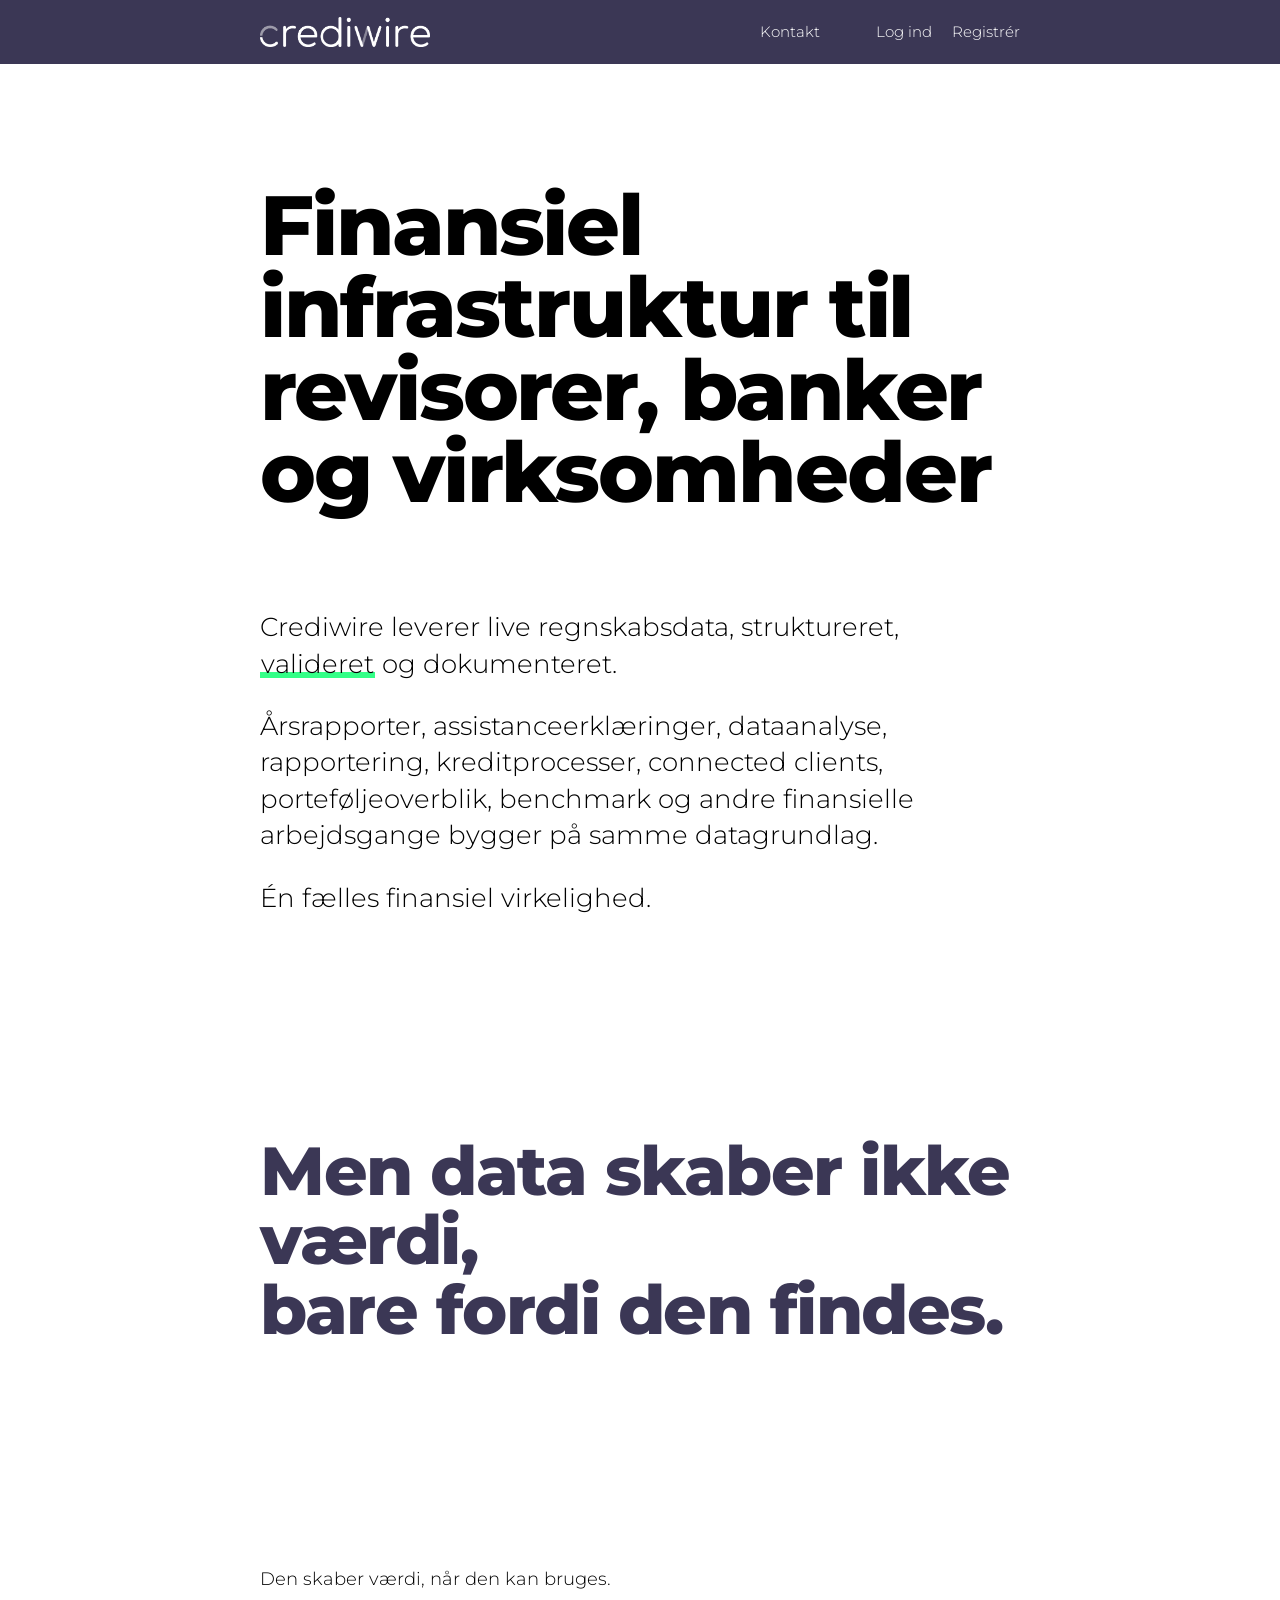
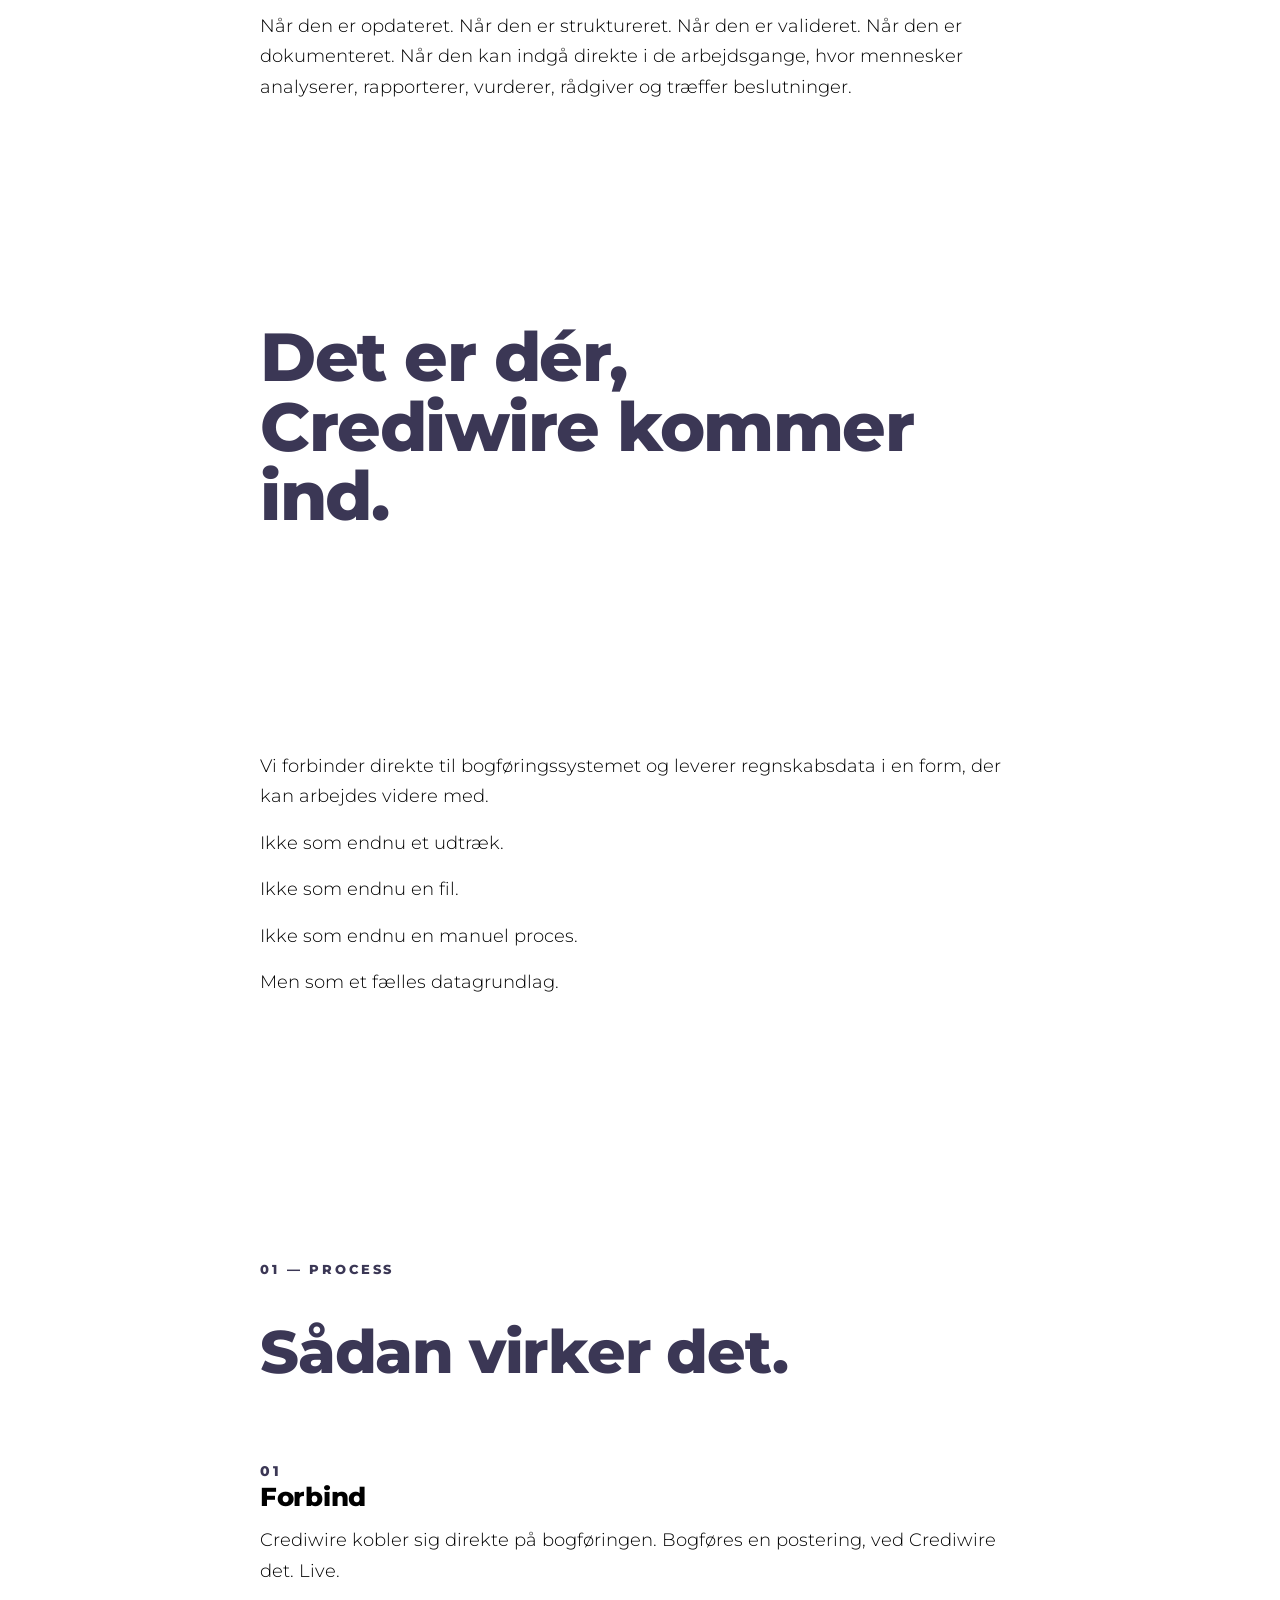
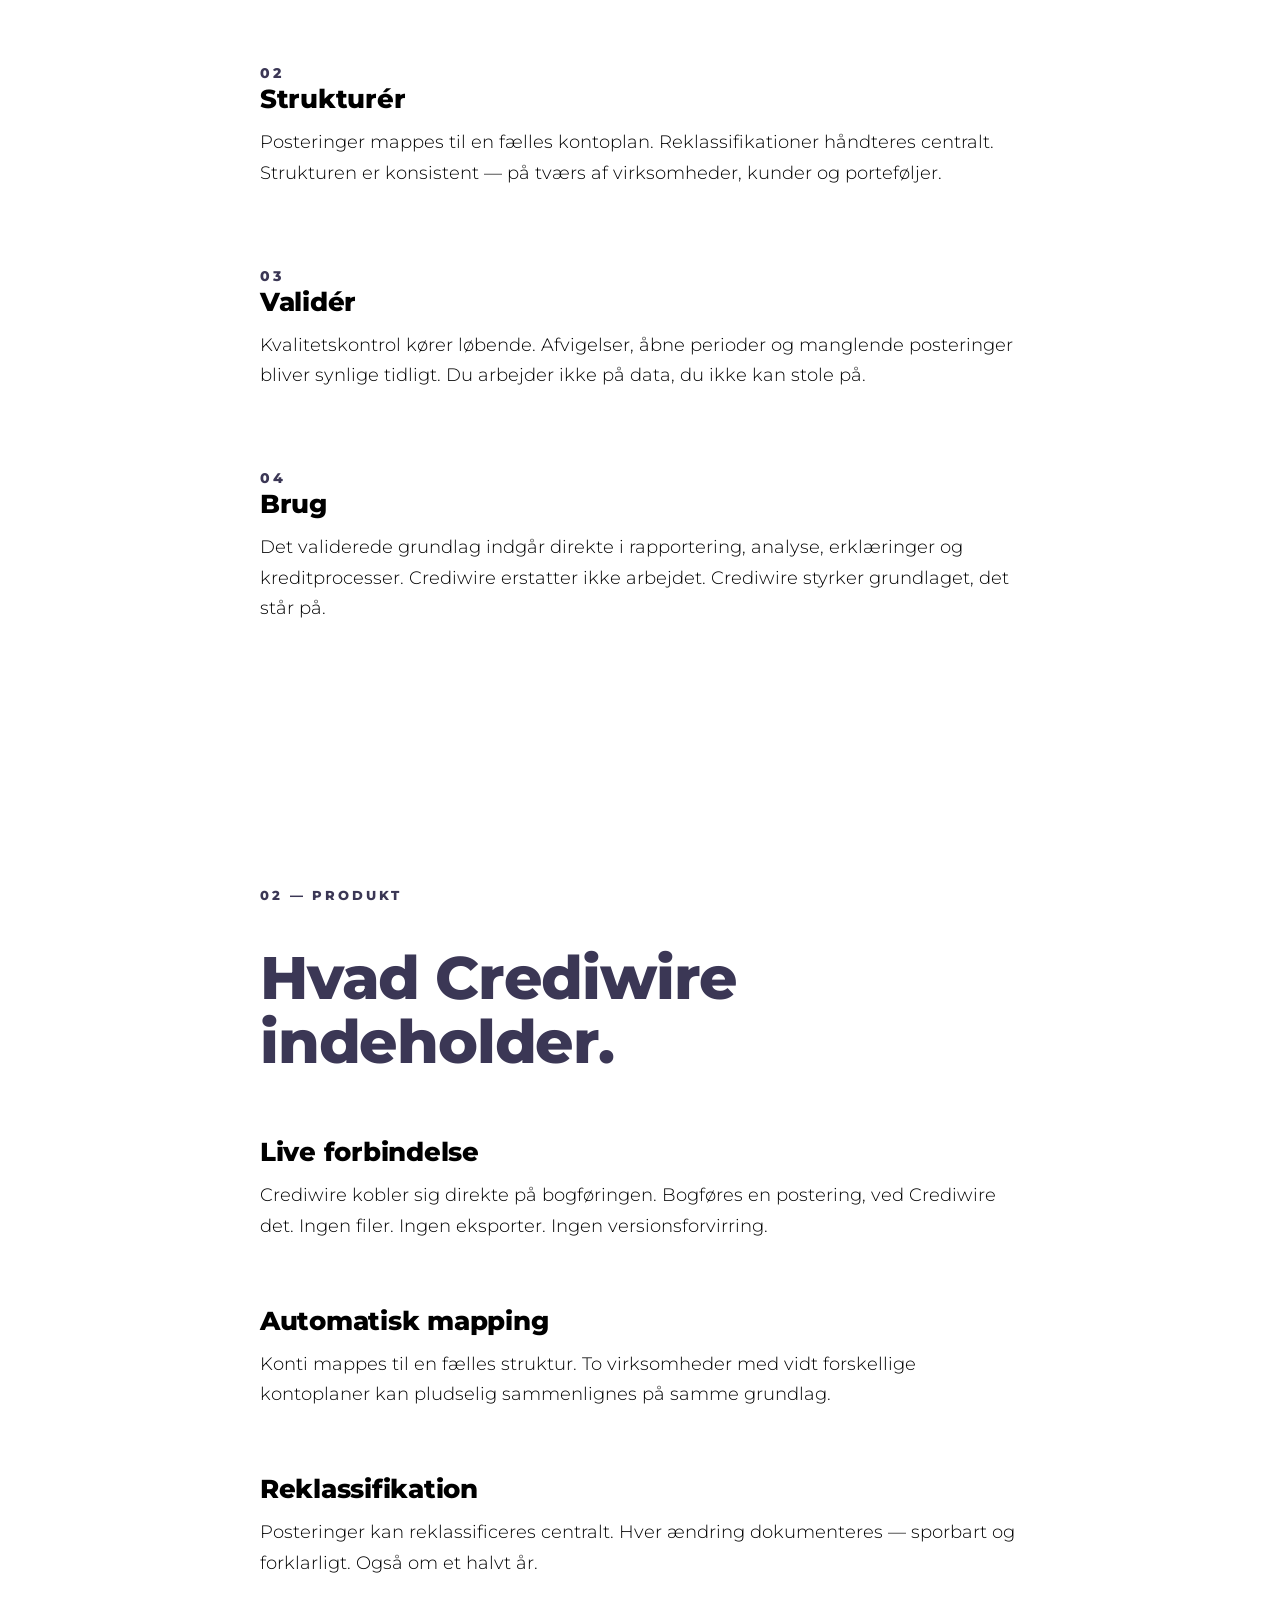
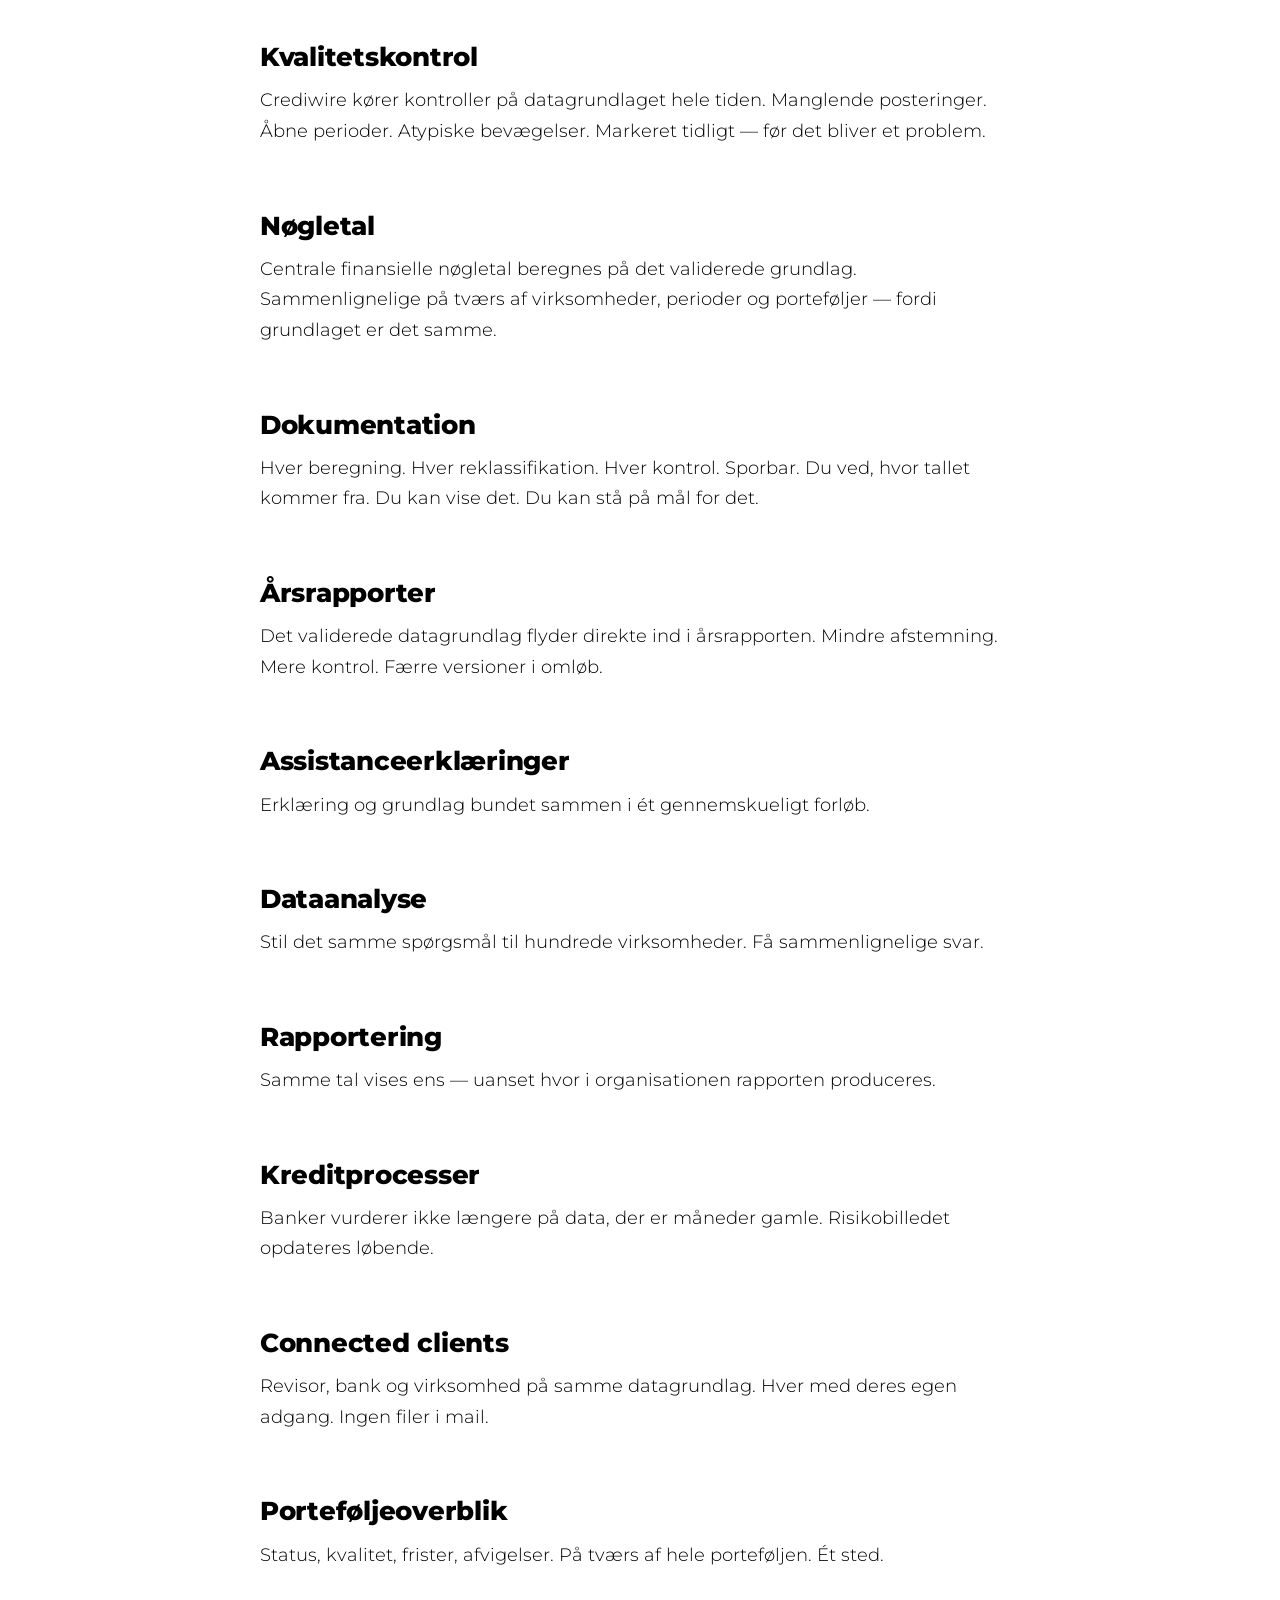
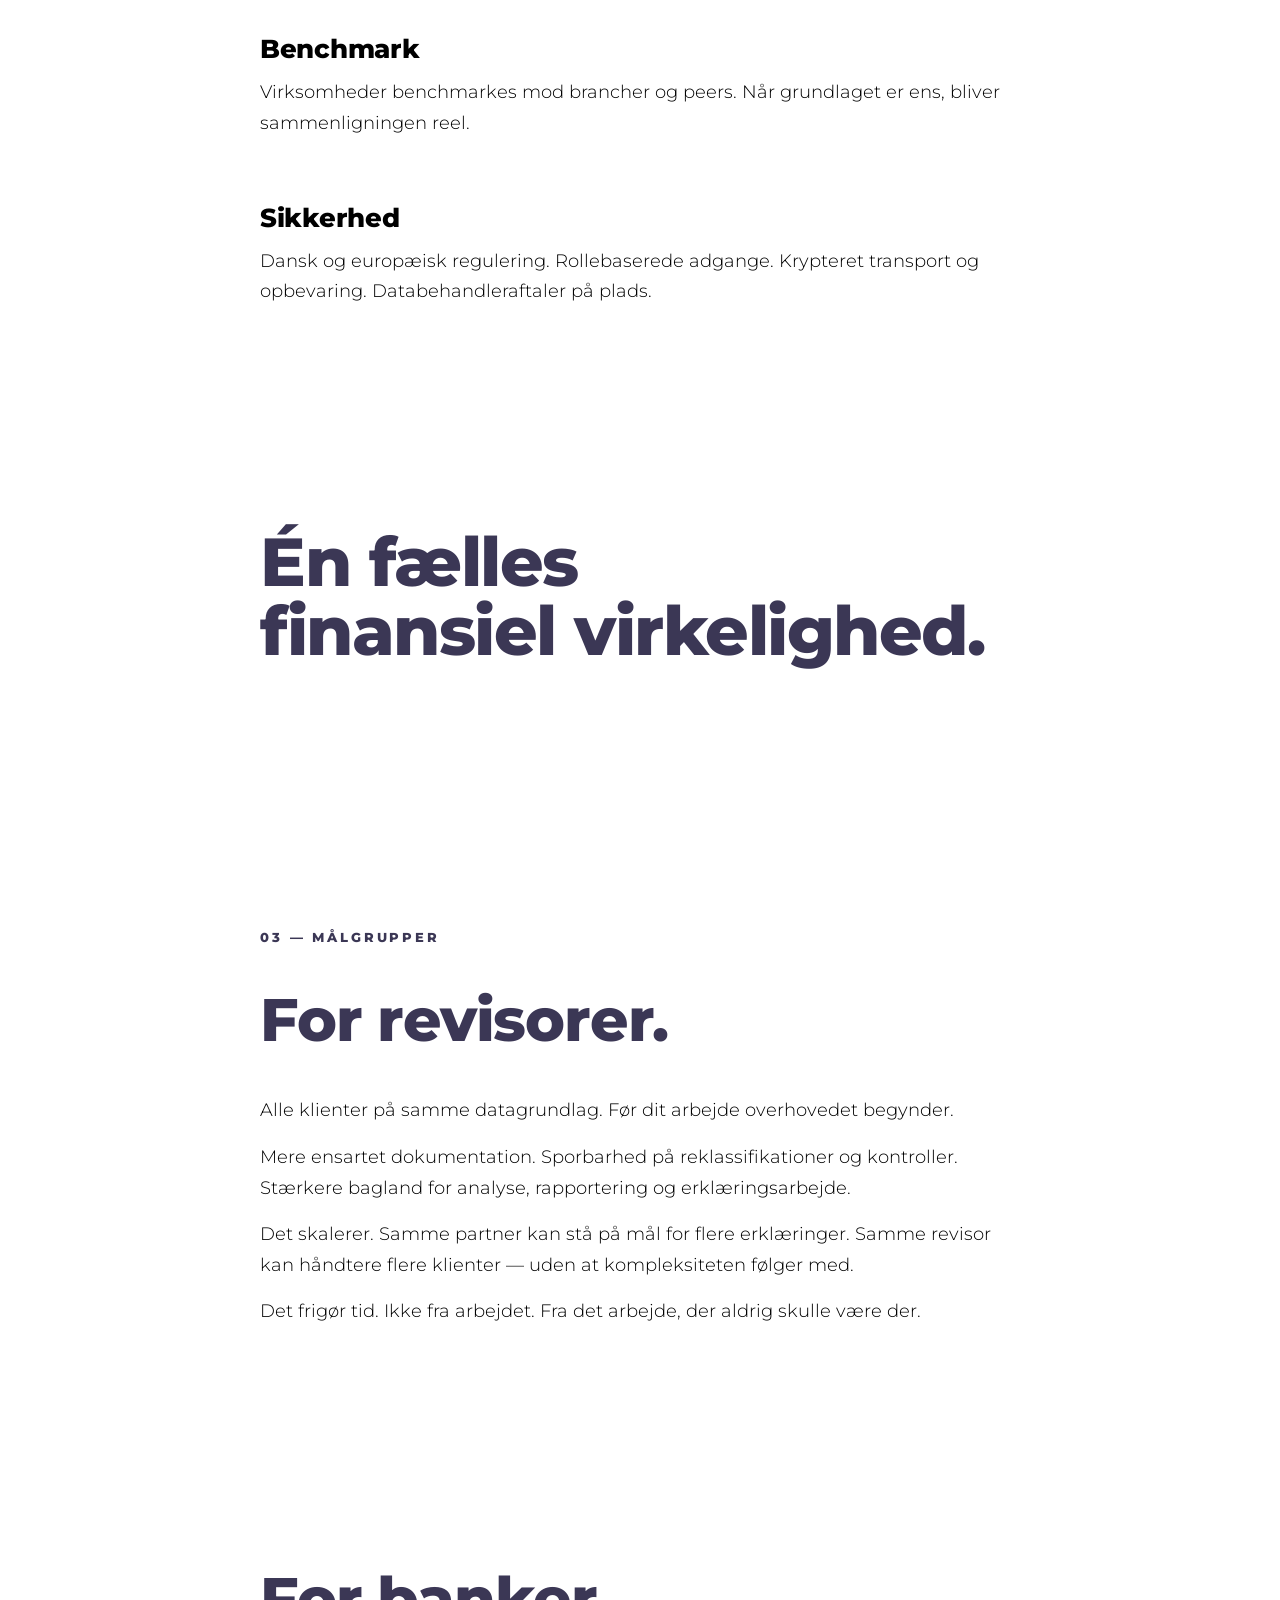
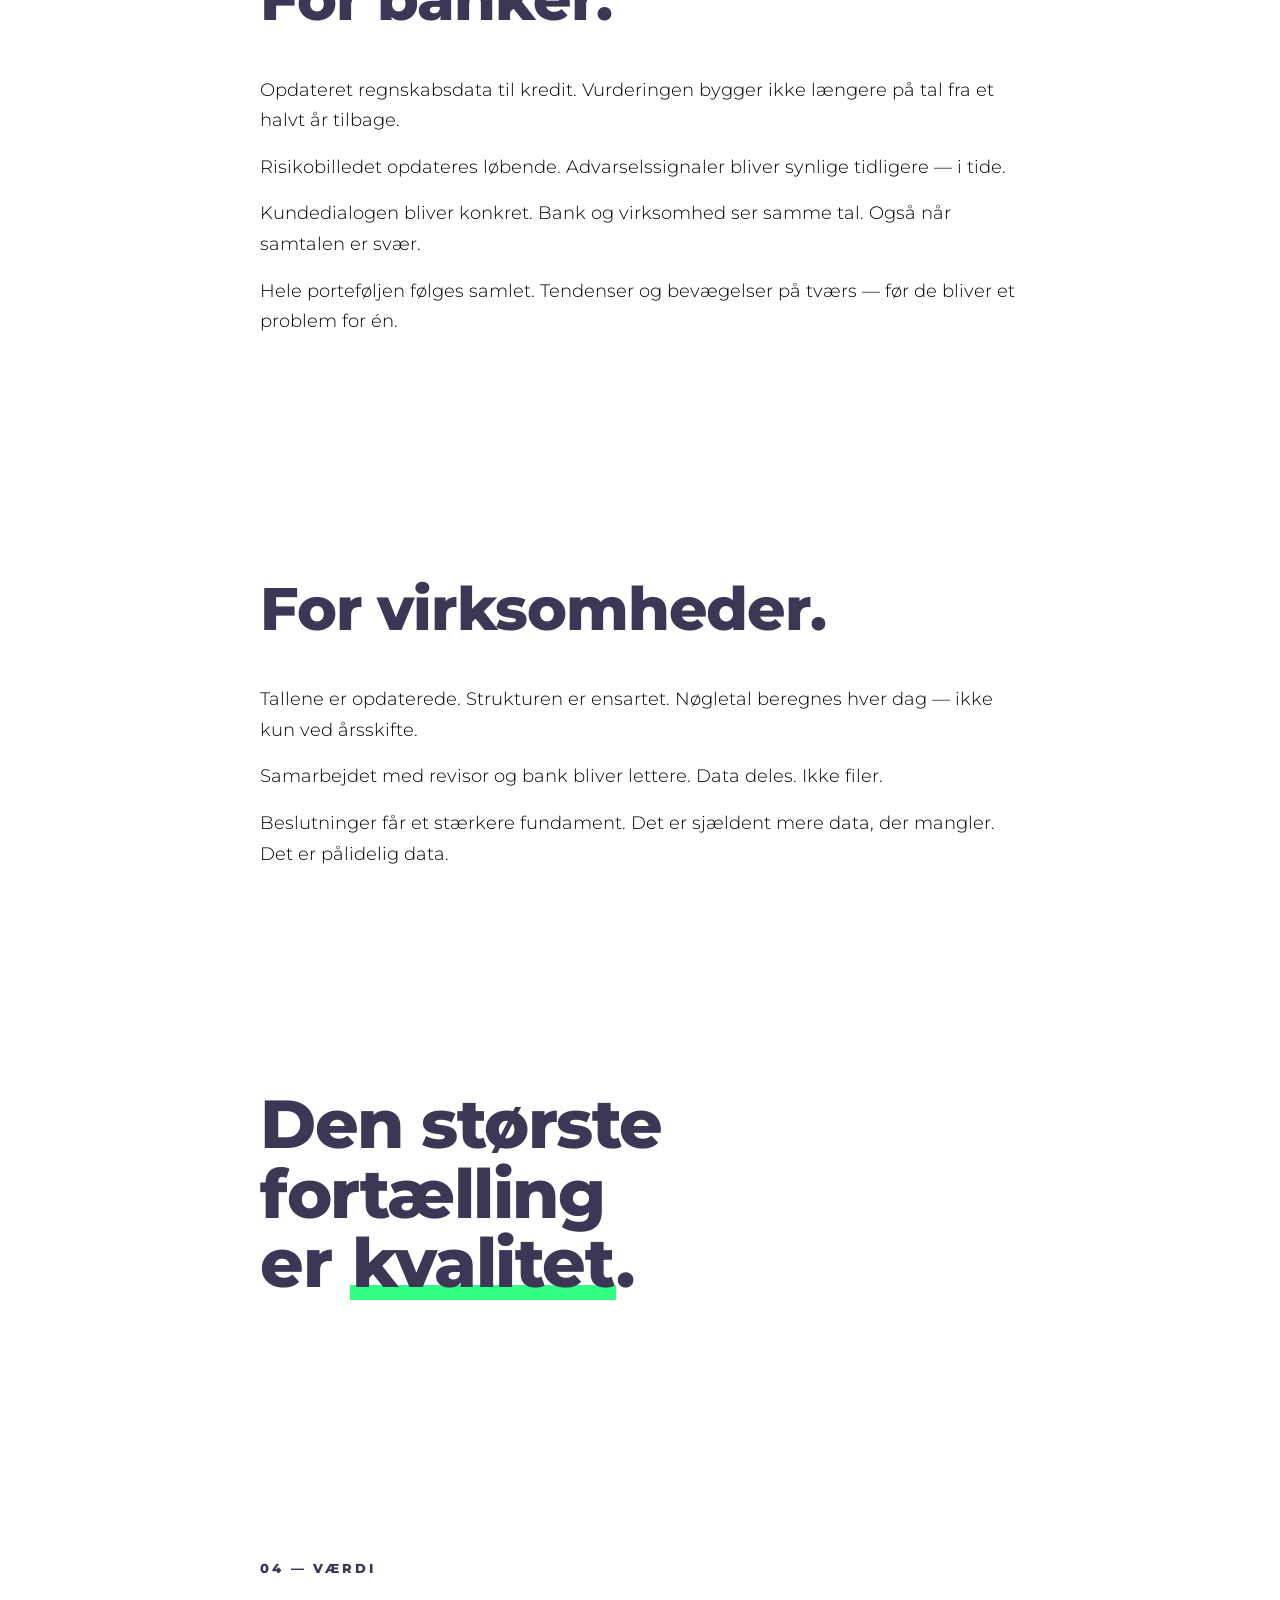
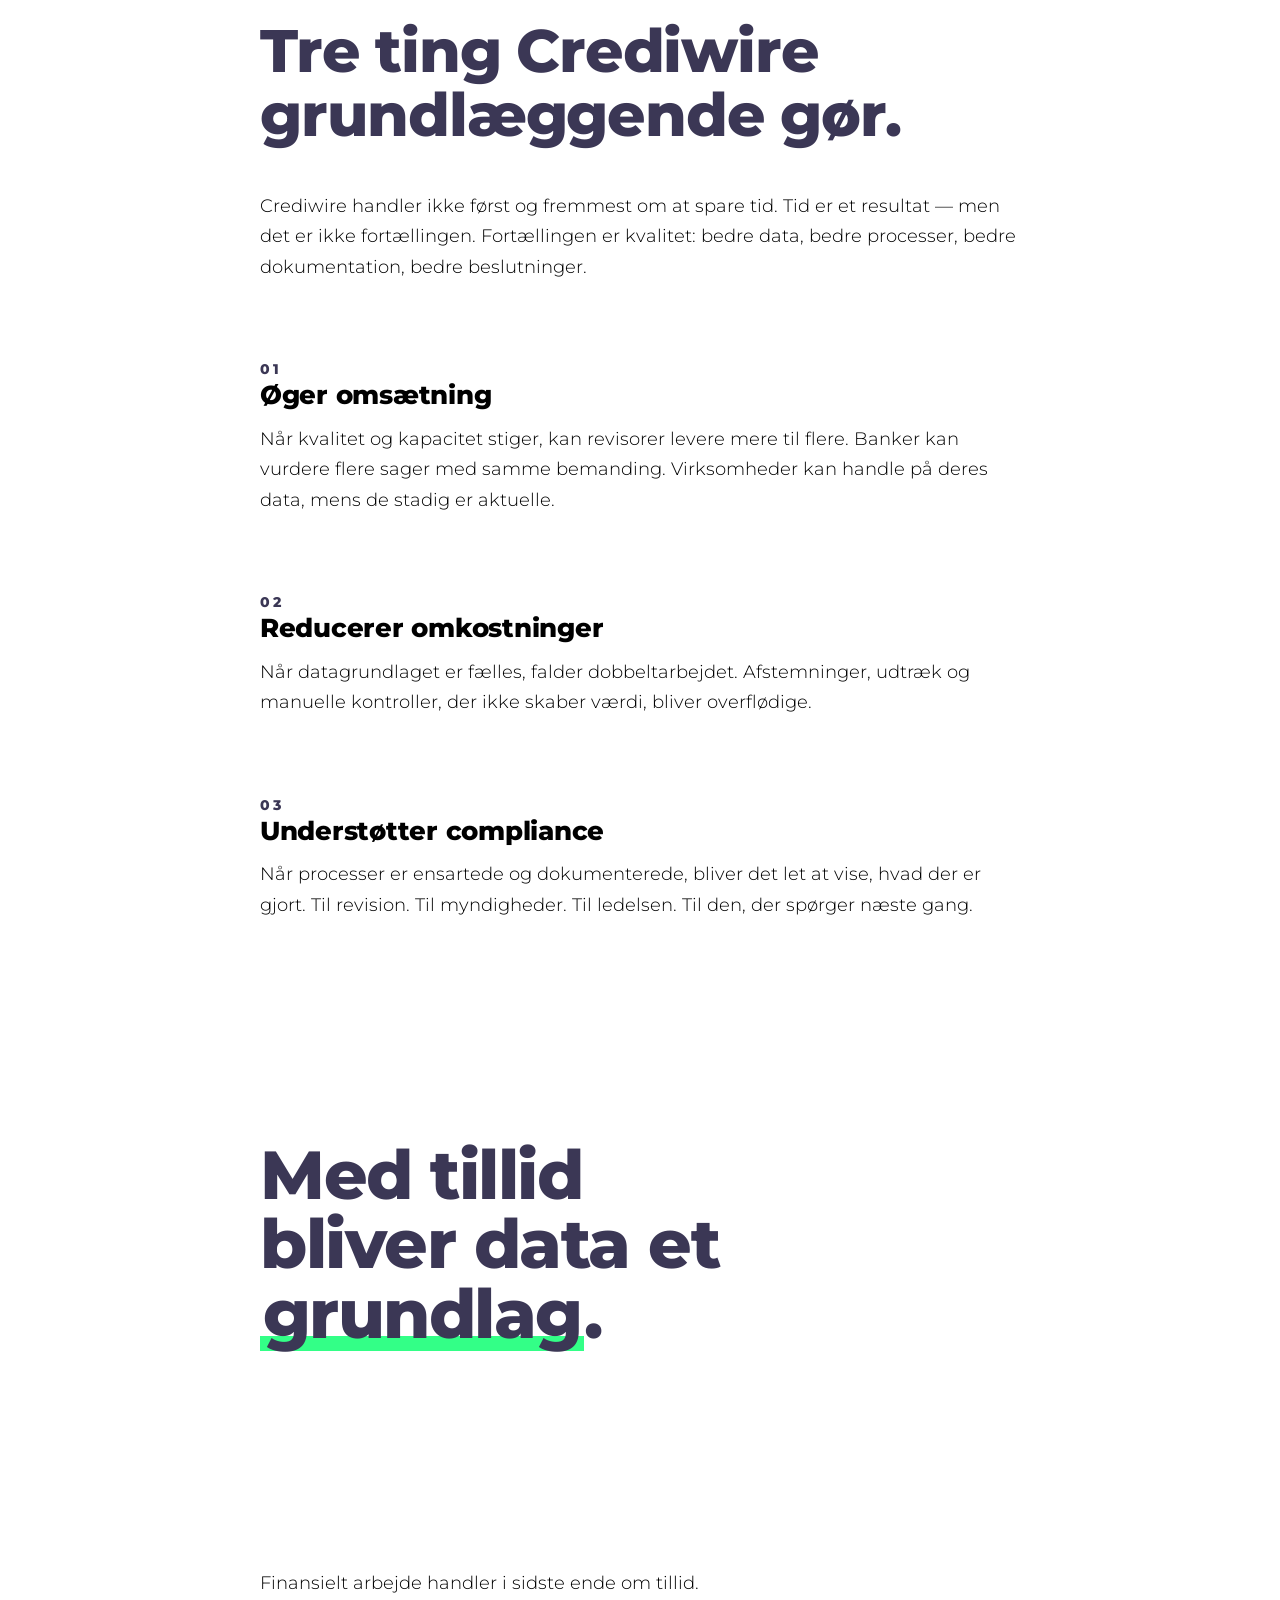
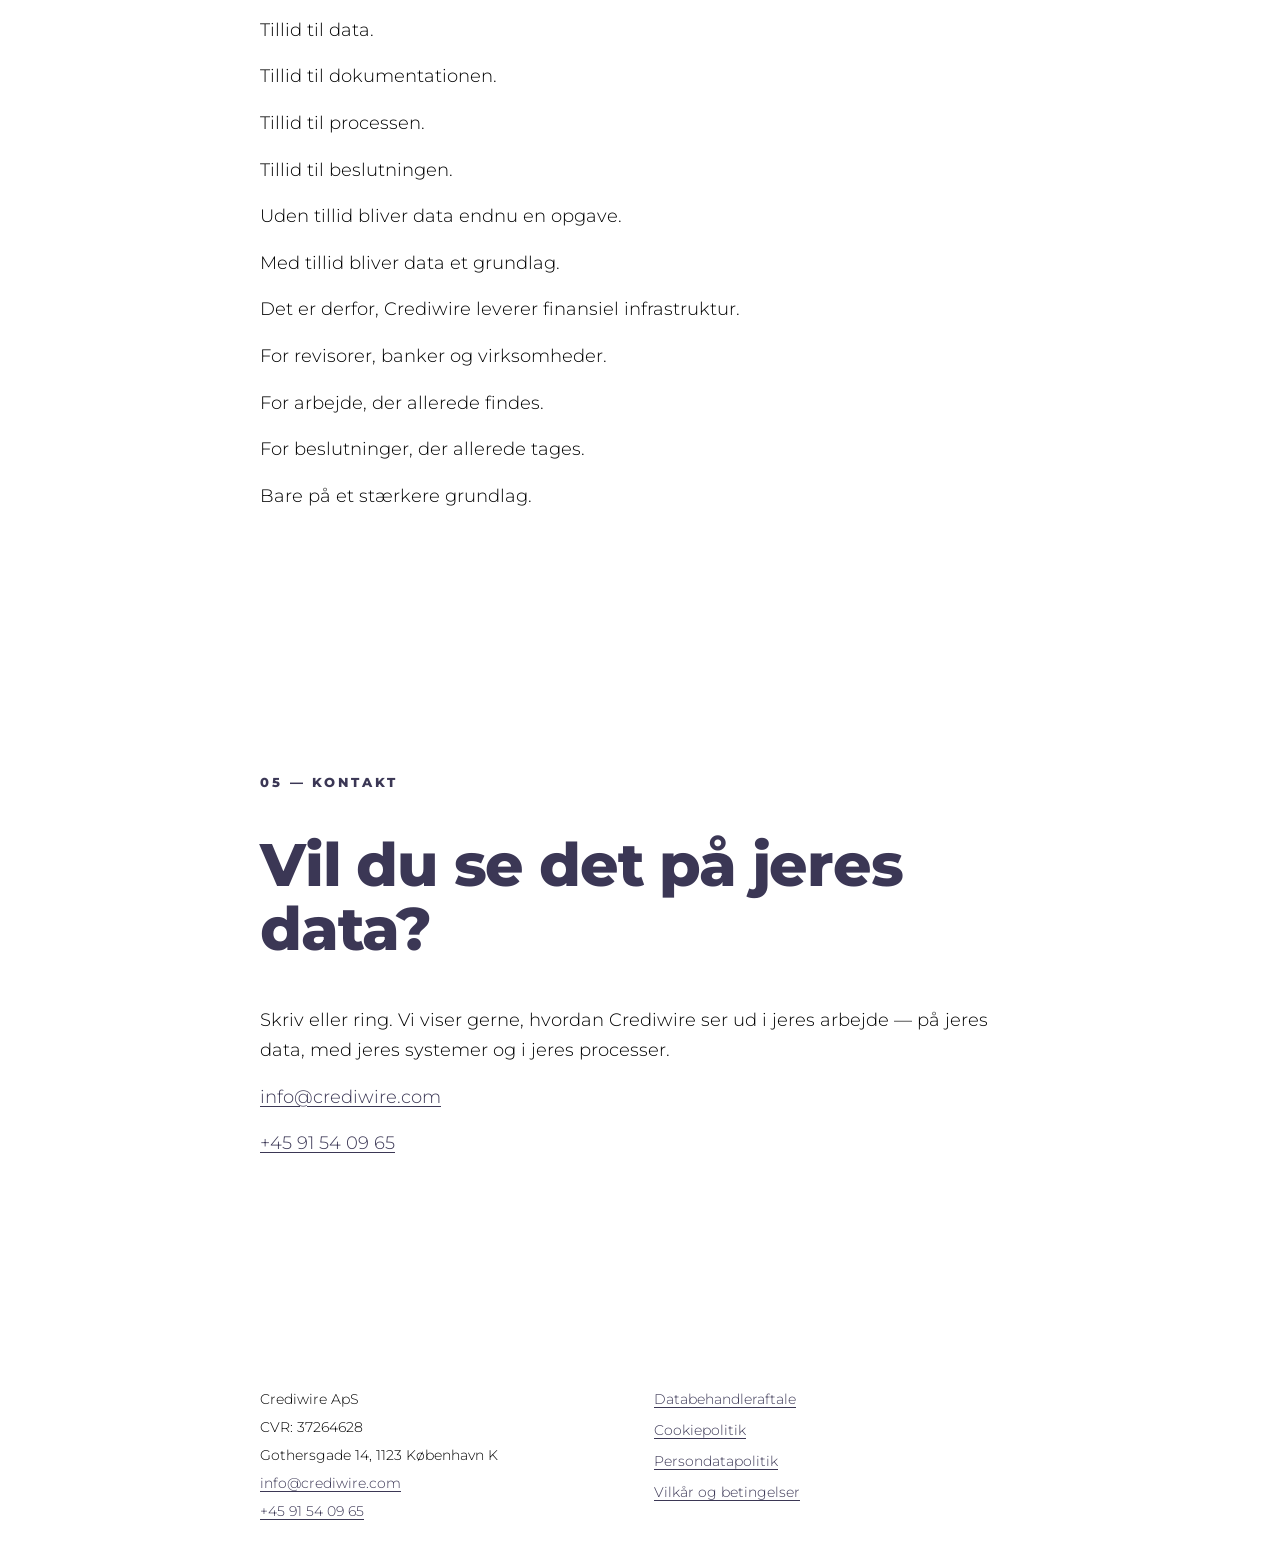
<file: index.html>
<!doctype html>
<html lang="da">
  <head>
    <meta charset="utf-8">
    <meta name="viewport" content="width=device-width, initial-scale=1">
    <title>Crediwire</title>
    <meta
      name="description"
      content="Crediwire samler, strukturerer og gør finansielle data levende."
    >
    <link rel="stylesheet" href="style.css?v=4">
  </head>
  <body>
    <header class="site-header">
      <a class="logo" href="/" aria-label="Crediwire">
        <img src="CW_logo_hvid_rgb.png" alt="">
      </a>
      <nav class="nav" aria-label="Hovednavigation">
        <a class="button" href="#kontakt">Kontakt</a>
        <a class="button" href="https://app.crediwire.com/login" target="_blank" rel="noopener noreferrer">Log ind</a>
        <a class="button" href="https://app.crediwire.com/register" target="_blank" rel="noopener noreferrer">Registrér</a>
      </nav>
    </header>

    <main>
      <article>
        <h1>Finansiel infrastruktur til revisorer, banker og virksomheder</h1>

        <p class="lead">Crediwire leverer live regnskabsdata, struktureret, <span class="hi">valideret</span> og dokumenteret.</p>

        <p class="lead">Årsrapporter, assistanceerklæringer, dataanalyse, rapportering, kreditprocesser, connected clients, porteføljeoverblik, benchmark og andre finansielle arbejdsgange bygger på samme datagrundlag.</p>

        <p class="lead">Én fælles finansiel virkelighed.</p>

        <p class="statement">Men data skaber ikke værdi,<br>bare fordi den findes.</p>

        <p>Den skaber værdi, når den kan bruges.</p>

        <p>Når den er opdateret. Når den er struktureret. Når den er valideret. Når den er dokumenteret. Når den kan indgå direkte i de arbejdsgange, hvor mennesker analyserer, rapporterer, vurderer, rådgiver og træffer beslutninger.</p>

        <p class="statement">Det er dér,<br>Crediwire kommer ind.</p>

        <p>Vi forbinder direkte til bogføringssystemet og leverer regnskabsdata i en form, der kan arbejdes videre med.</p>

        <p>Ikke som endnu et udtræk.</p>
        <p>Ikke som endnu en fil.</p>
        <p>Ikke som endnu en manuel proces.</p>

        <p>Men som et fælles datagrundlag.</p>

        <p class="section-label">01 — Process</p>
        <h2>Sådan virker det.</h2>

        <p class="step-number">01</p>
        <h3>Forbind</h3>
        <p>Crediwire kobler sig direkte på bogføringen. Bogføres en postering, ved Crediwire det. Live.</p>

        <p class="step-number">02</p>
        <h3>Strukturér</h3>
        <p>Posteringer mappes til en fælles kontoplan. Reklassifikationer håndteres centralt. Strukturen er konsistent — på tværs af virksomheder, kunder og porteføljer.</p>

        <p class="step-number">03</p>
        <h3>Validér</h3>
        <p>Kvalitetskontrol kører løbende. Afvigelser, åbne perioder og manglende posteringer bliver synlige tidligt. Du arbejder ikke på data, du ikke kan stole på.</p>

        <p class="step-number">04</p>
        <h3>Brug</h3>
        <p>Det validerede grundlag indgår direkte i rapportering, analyse, erklæringer og kreditprocesser. Crediwire erstatter ikke arbejdet. Crediwire styrker grundlaget, det står på.</p>

        <p class="section-label">02 — Produkt</p>
        <h2>Hvad Crediwire indeholder.</h2>

        <h3>Live forbindelse</h3>
        <p>Crediwire kobler sig direkte på bogføringen. Bogføres en postering, ved Crediwire det. Ingen filer. Ingen eksporter. Ingen versionsforvirring.</p>

        <h3>Automatisk mapping</h3>
        <p>Konti mappes til en fælles struktur. To virksomheder med vidt forskellige kontoplaner kan pludselig sammenlignes på samme grundlag.</p>

        <h3>Reklassifikation</h3>
        <p>Posteringer kan reklassificeres centralt. Hver ændring dokumenteres — sporbart og forklarligt. Også om et halvt år.</p>

        <h3>Kvalitetskontrol</h3>
        <p>Crediwire kører kontroller på datagrundlaget hele tiden. Manglende posteringer. Åbne perioder. Atypiske bevægelser. Markeret tidligt — før det bliver et problem.</p>

        <h3>Nøgletal</h3>
        <p>Centrale finansielle nøgletal beregnes på det validerede grundlag. Sammenlignelige på tværs af virksomheder, perioder og porteføljer — fordi grundlaget er det samme.</p>

        <h3>Dokumentation</h3>
        <p>Hver beregning. Hver reklassifikation. Hver kontrol. Sporbar. Du ved, hvor tallet kommer fra. Du kan vise det. Du kan stå på mål for det.</p>

        <h3>Årsrapporter</h3>
        <p>Det validerede datagrundlag flyder direkte ind i årsrapporten. Mindre afstemning. Mere kontrol. Færre versioner i omløb.</p>

        <h3>Assistanceerklæringer</h3>
        <p>Erklæring og grundlag bundet sammen i ét gennemskueligt forløb.</p>

        <h3>Dataanalyse</h3>
        <p>Stil det samme spørgsmål til hundrede virksomheder. Få sammenlignelige svar.</p>

        <h3>Rapportering</h3>
        <p>Samme tal vises ens — uanset hvor i organisationen rapporten produceres.</p>

        <h3>Kreditprocesser</h3>
        <p>Banker vurderer ikke længere på data, der er måneder gamle. Risikobilledet opdateres løbende.</p>

        <h3>Connected clients</h3>
        <p>Revisor, bank og virksomhed på samme datagrundlag. Hver med deres egen adgang. Ingen filer i mail.</p>

        <h3>Porteføljeoverblik</h3>
        <p>Status, kvalitet, frister, afvigelser. På tværs af hele porteføljen. Ét sted.</p>

        <h3>Benchmark</h3>
        <p>Virksomheder benchmarkes mod brancher og peers. Når grundlaget er ens, bliver sammenligningen reel.</p>

        <h3>Sikkerhed</h3>
        <p>Dansk og europæisk regulering. Rollebaserede adgange. Krypteret transport og opbevaring. Databehandleraftaler på plads.</p>

        <p class="statement">Én fælles<br>finansiel virkelighed.</p>

        <p class="section-label">03 — Målgrupper</p>
        <h2>For revisorer.</h2>

        <p>Alle klienter på samme datagrundlag. Før dit arbejde overhovedet begynder.</p>

        <p>Mere ensartet dokumentation. Sporbarhed på reklassifikationer og kontroller. Stærkere bagland for analyse, rapportering og erklæringsarbejde.</p>

        <p>Det skalerer. Samme partner kan stå på mål for flere erklæringer. Samme revisor kan håndtere flere klienter — uden at kompleksiteten følger med.</p>

        <p>Det frigør tid. Ikke fra arbejdet. Fra det arbejde, der aldrig skulle være der.</p>

        <h2>For banker.</h2>

        <p>Opdateret regnskabsdata til kredit. Vurderingen bygger ikke længere på tal fra et halvt år tilbage.</p>

        <p>Risikobilledet opdateres løbende. Advarselssignaler bliver synlige tidligere — i tide.</p>

        <p>Kundedialogen bliver konkret. Bank og virksomhed ser samme tal. Også når samtalen er svær.</p>

        <p>Hele porteføljen følges samlet. Tendenser og bevægelser på tværs — før de bliver et problem for én.</p>

        <h2>For virksomheder.</h2>

        <p>Tallene er opdaterede. Strukturen er ensartet. Nøgletal beregnes hver dag — ikke kun ved årsskifte.</p>

        <p>Samarbejdet med revisor og bank bliver lettere. Data deles. Ikke filer.</p>

        <p>Beslutninger får et stærkere fundament. Det er sjældent mere data, der mangler. Det er pålidelig data.</p>

        <p class="statement">Den største fortælling<br>er <span class="hi">kvalitet</span>.</p>

        <p class="section-label">04 — Værdi</p>
        <h2>Tre ting Crediwire grundlæggende gør.</h2>

        <p>Crediwire handler ikke først og fremmest om at spare tid. Tid er et resultat — men det er ikke fortællingen. Fortællingen er kvalitet: bedre data, bedre processer, bedre dokumentation, bedre beslutninger.</p>

        <p class="step-number">01</p>
        <h3>Øger omsætning</h3>
        <p>Når kvalitet og kapacitet stiger, kan revisorer levere mere til flere. Banker kan vurdere flere sager med samme bemanding. Virksomheder kan handle på deres data, mens de stadig er aktuelle.</p>

        <p class="step-number">02</p>
        <h3>Reducerer omkostninger</h3>
        <p>Når datagrundlaget er fælles, falder dobbeltarbejdet. Afstemninger, udtræk og manuelle kontroller, der ikke skaber værdi, bliver overflødige.</p>

        <p class="step-number">03</p>
        <h3>Understøtter compliance</h3>
        <p>Når processer er ensartede og dokumenterede, bliver det let at vise, hvad der er gjort. Til revision. Til myndigheder. Til ledelsen. Til den, der spørger næste gang.</p>

        <p class="statement">Med tillid<br>bliver data et <span class="hi">grundlag</span>.</p>

        <p>Finansielt arbejde handler i sidste ende om tillid.</p>

        <p>Tillid til data.</p>
        <p>Tillid til dokumentationen.</p>
        <p>Tillid til processen.</p>
        <p>Tillid til beslutningen.</p>

        <p>Uden tillid bliver data endnu en opgave.</p>
        <p>Med tillid bliver data et grundlag.</p>

        <p>Det er derfor, Crediwire leverer finansiel infrastruktur.</p>

        <p>For revisorer, banker og virksomheder.</p>
        <p>For arbejde, der allerede findes.</p>
        <p>For beslutninger, der allerede tages.</p>

        <p>Bare på et stærkere grundlag.</p>

        <p class="section-label">05 — Kontakt</p>
        <h2>Vil du se det på jeres data?</h2>

        <p>Skriv eller ring. Vi viser gerne, hvordan Crediwire ser ud i jeres arbejde — på jeres data, med jeres systemer og i jeres processer.</p>

        <p><a href="mailto:info@crediwire.com">info@crediwire.com</a></p>
        <p><a href="tel:+4591540965">+45 91 54 09 65</a></p>
      </article>
    </main>

    <footer class="site-footer">
      <div id="kontakt" class="footer-info">
        <p>Crediwire ApS</p>
        <p>CVR: 37264628</p>
        <p>Gothersgade 14, 1123 København K</p>
        <p><a href="mailto:info@crediwire.com">info@crediwire.com</a></p>
        <p><a href="tel:+4591540965">+45 91 54 09 65</a></p>
      </div>

      <nav class="footer-links" aria-label="Footer-links">
        <a href="https://www.crediwire.dk/data-processing-agreement" target="_blank" rel="noopener noreferrer">Databehandleraftale</a>
        <a href="https://www.crediwire.dk/cookie-policy" target="_blank" rel="noopener noreferrer">Cookiepolitik</a>
        <a href="https://www.crediwire.dk/privacy-policy" target="_blank" rel="noopener noreferrer">Persondatapolitik</a>
        <a href="https://www.crediwire.dk/terms-and-conditions" target="_blank" rel="noopener noreferrer">Vilkår og betingelser</a>
      </nav>
    </footer>
  </body>
</html>
</file>
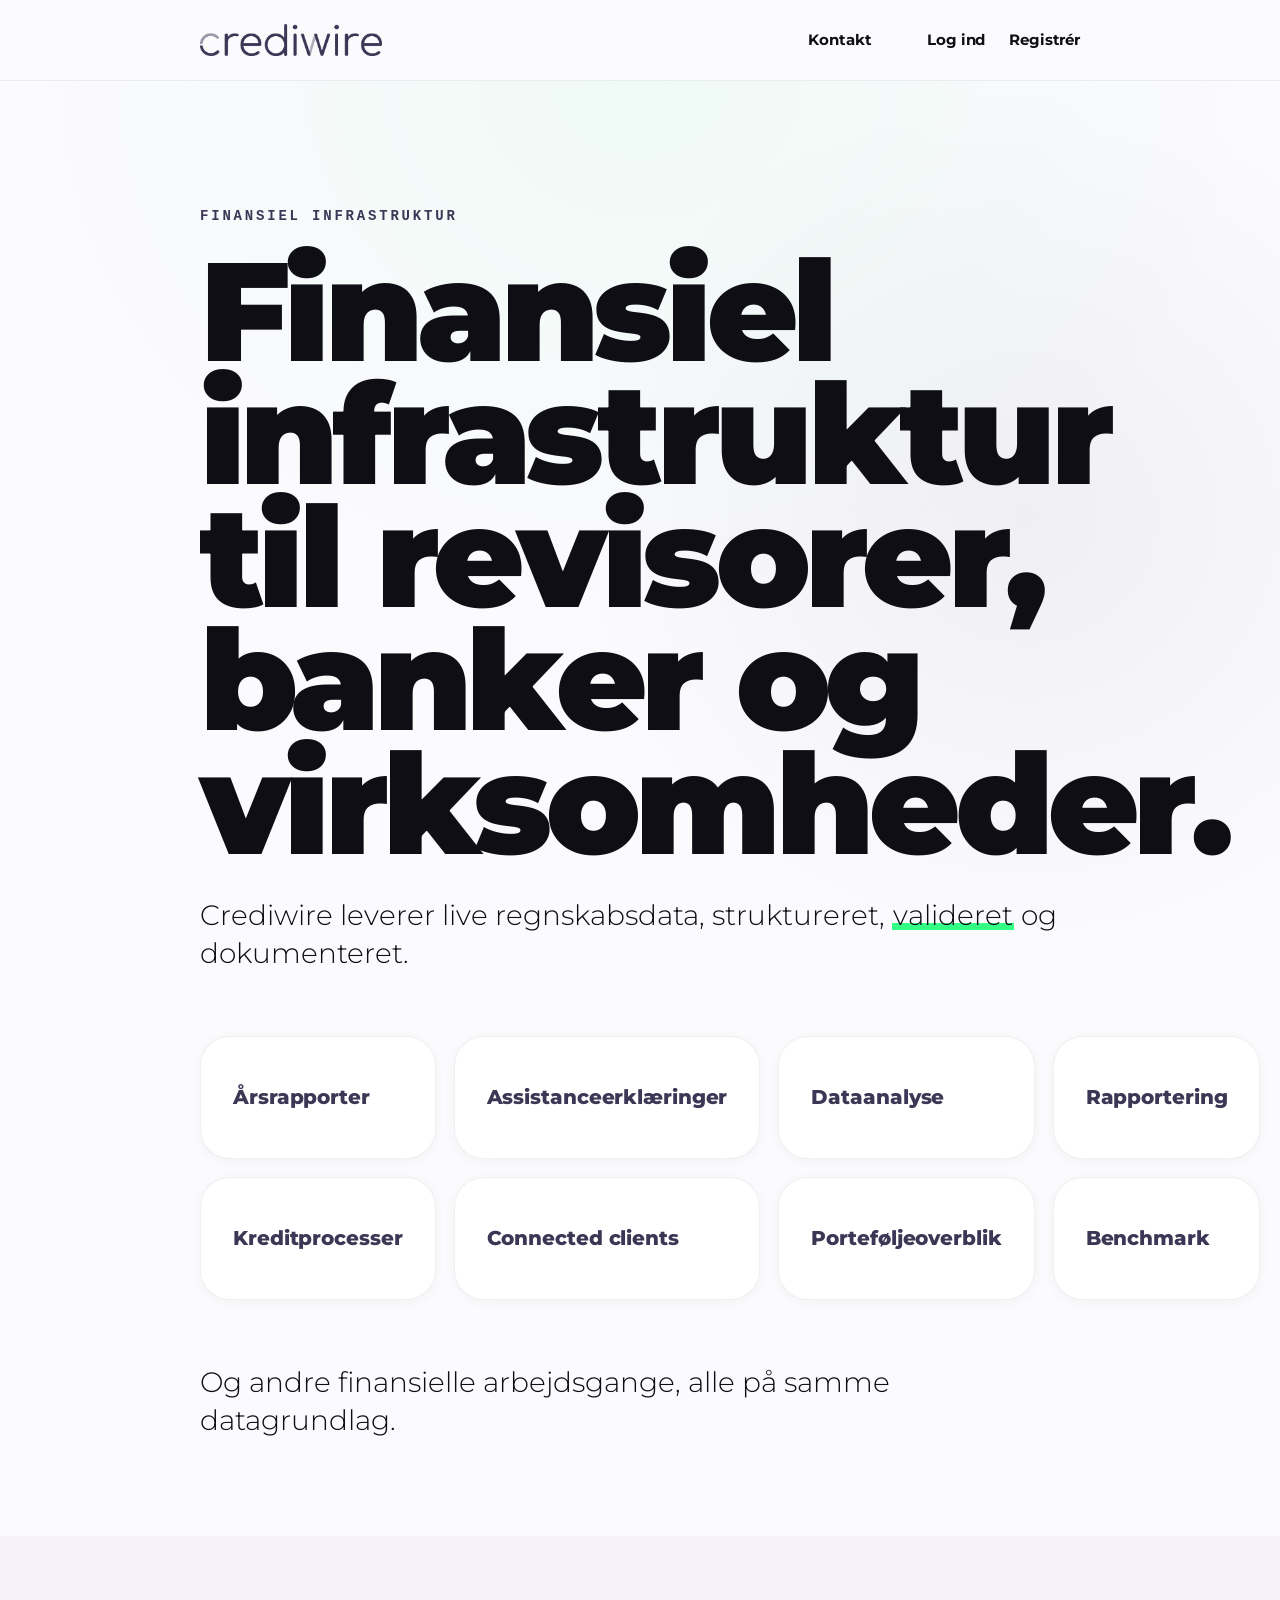
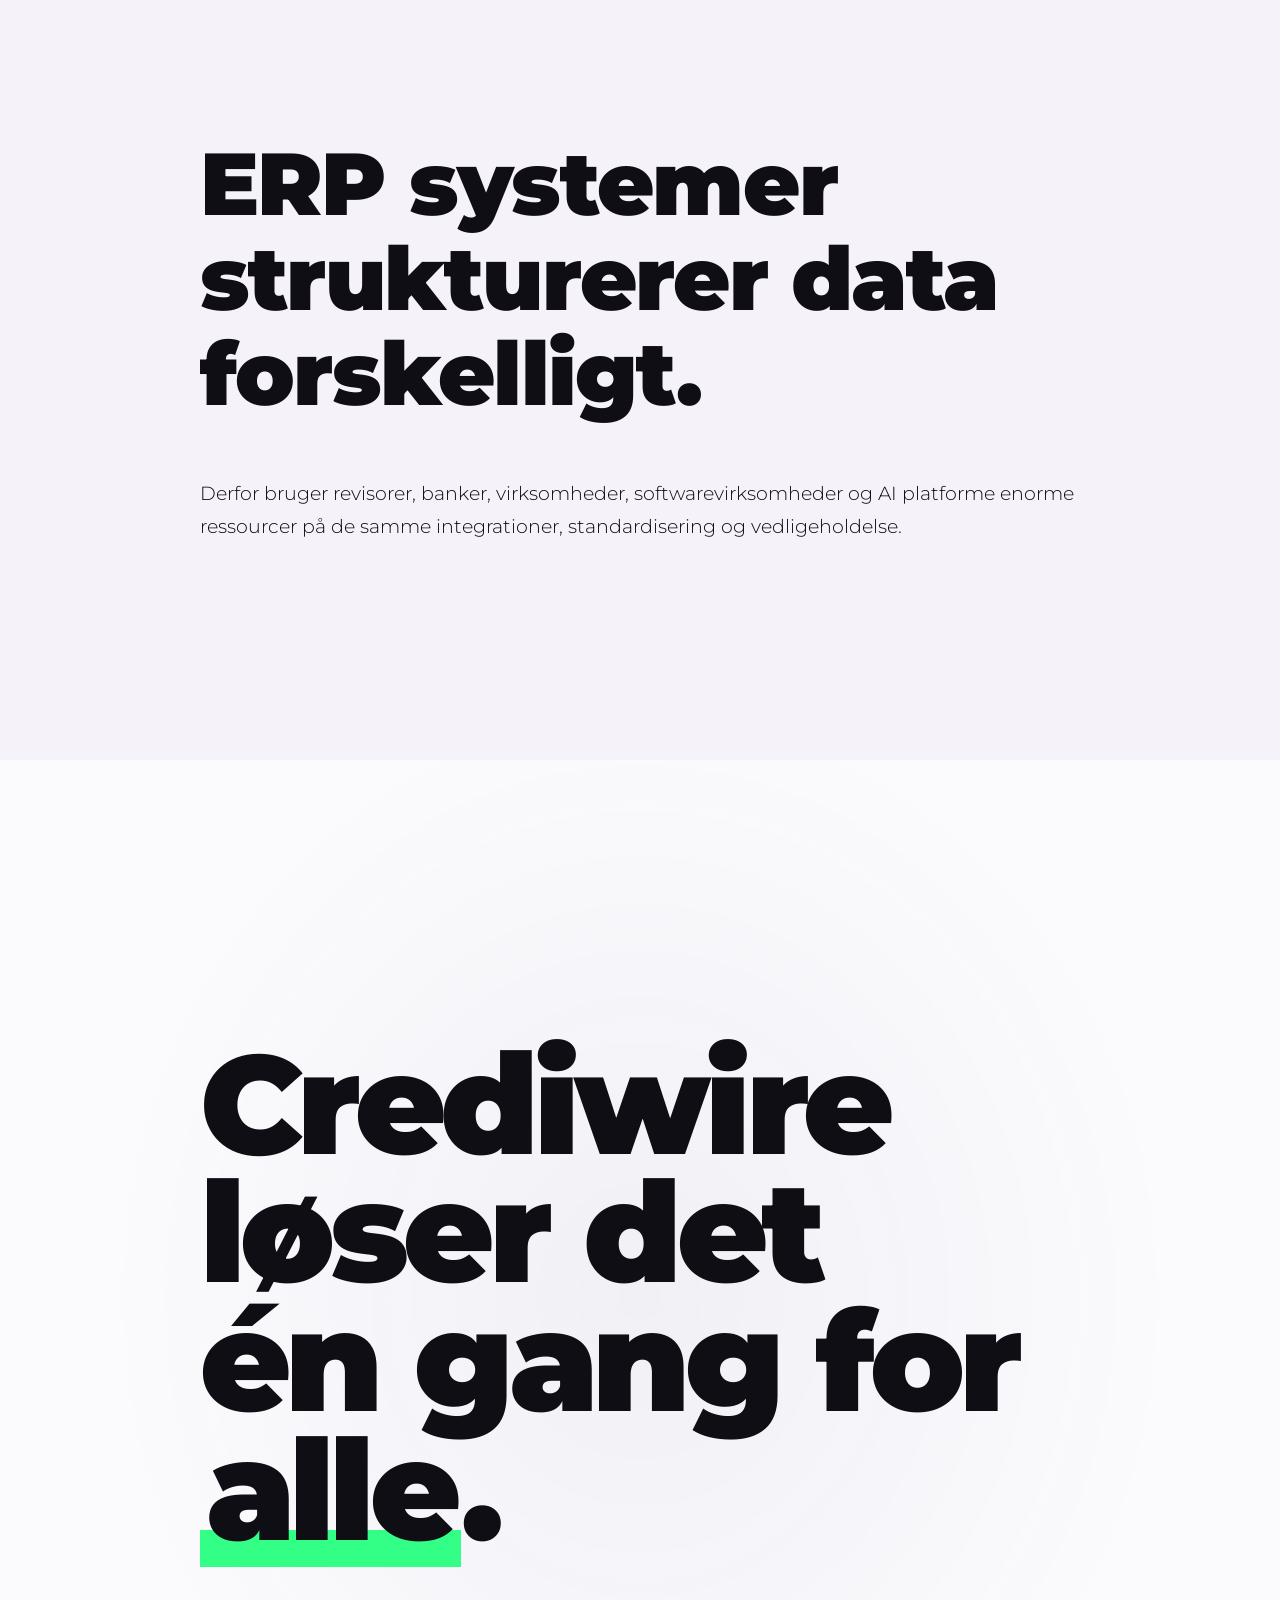
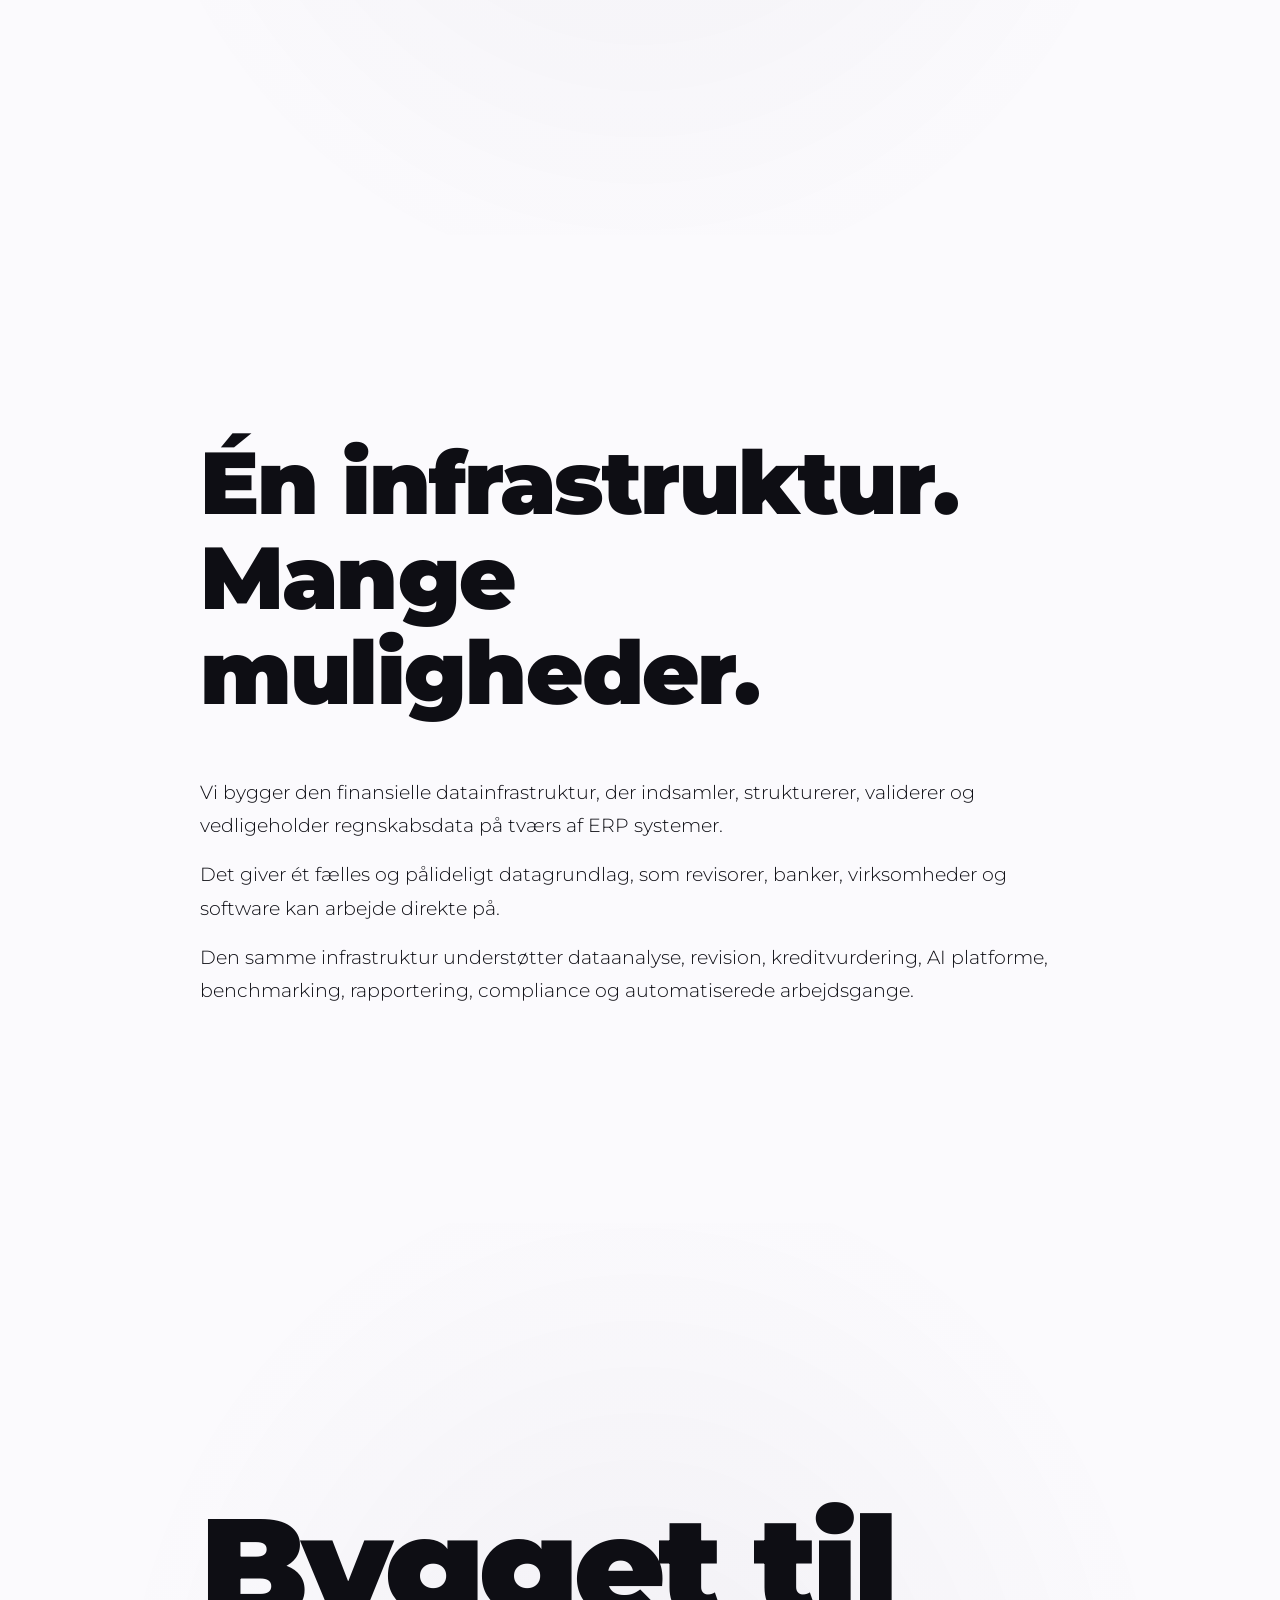
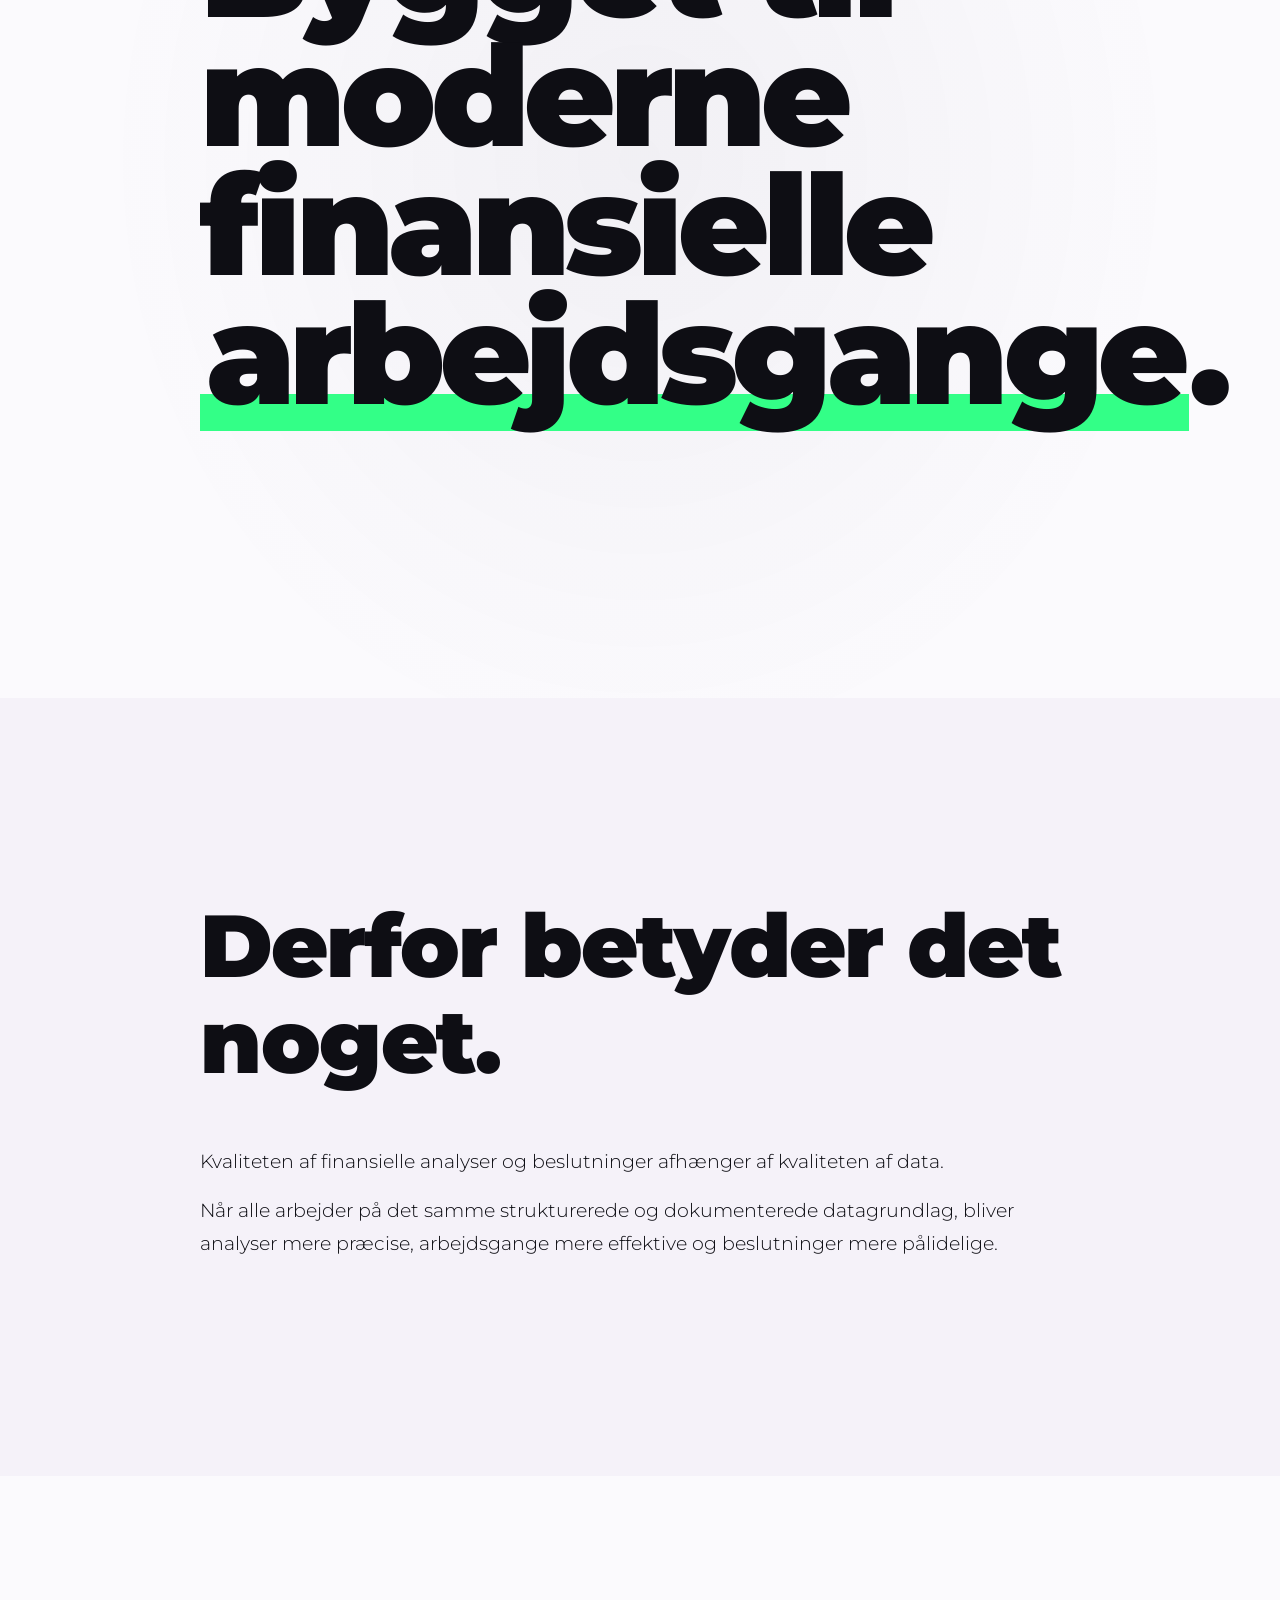
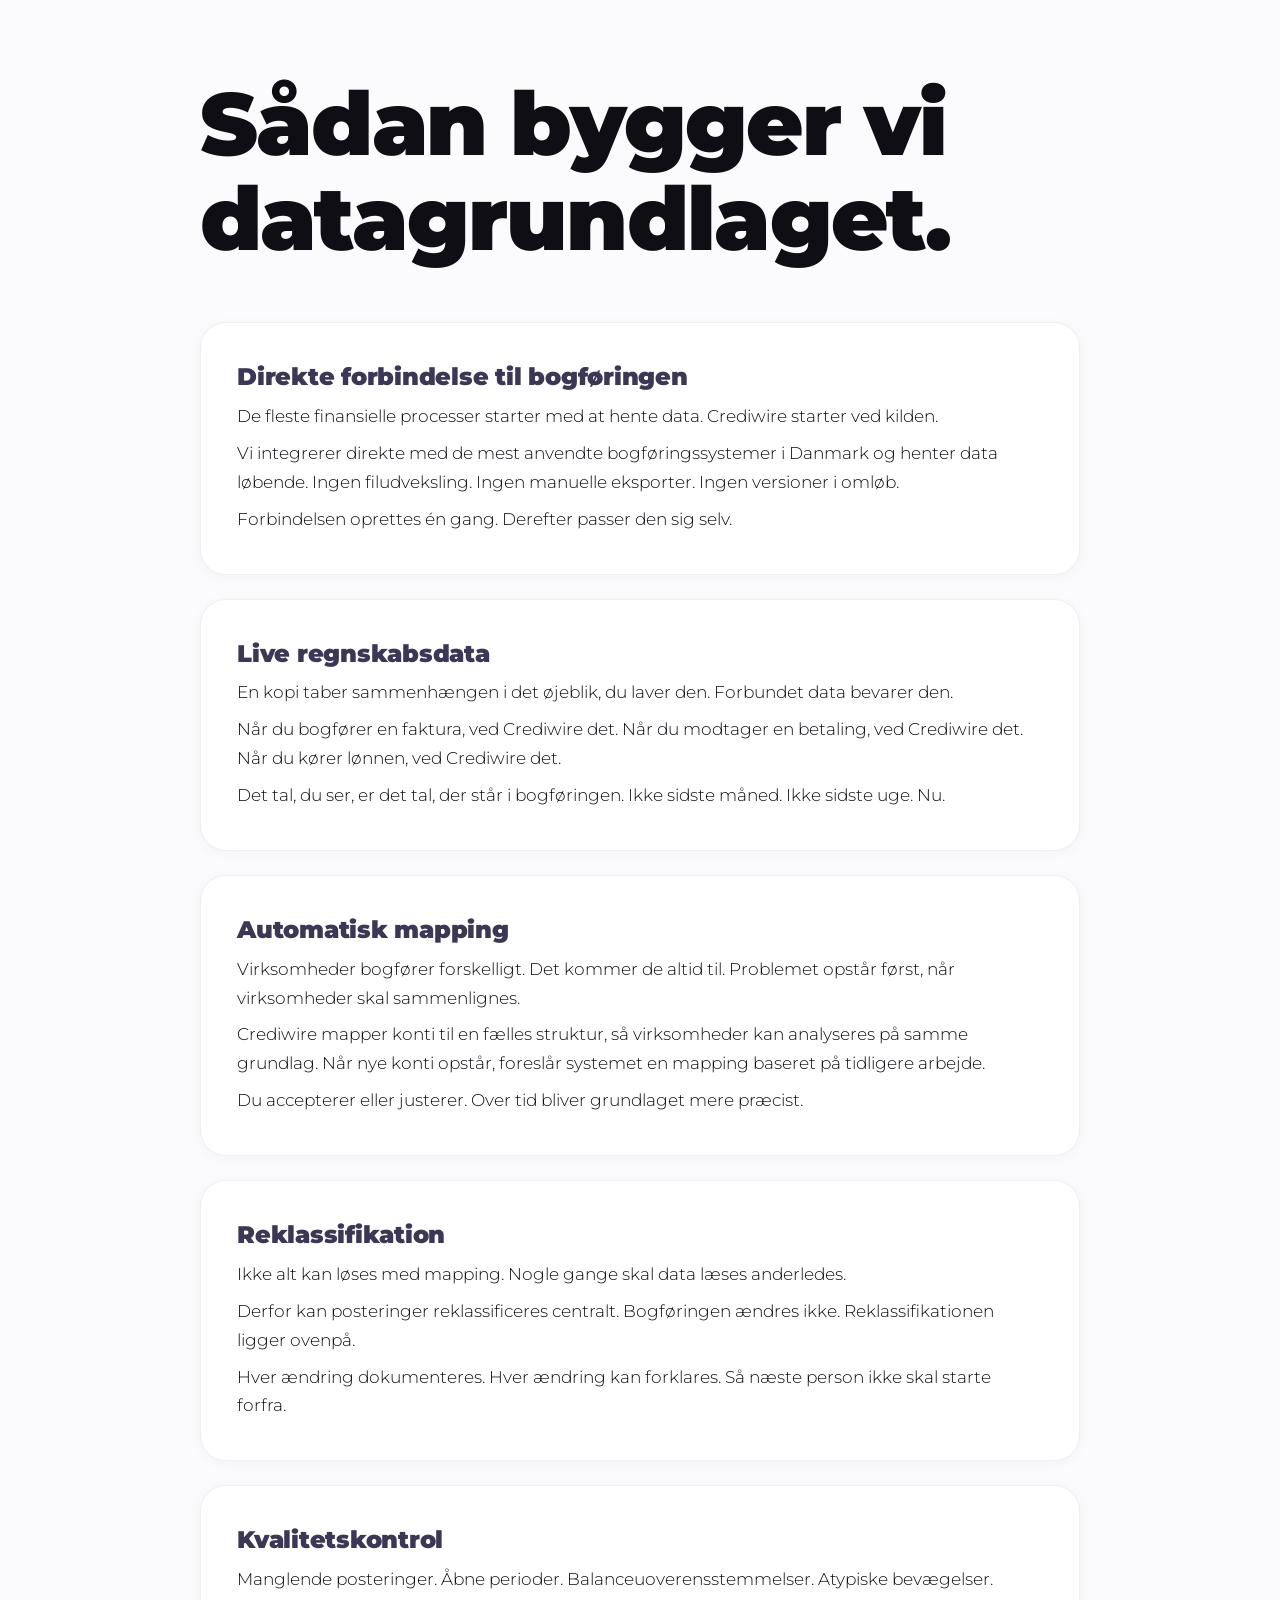
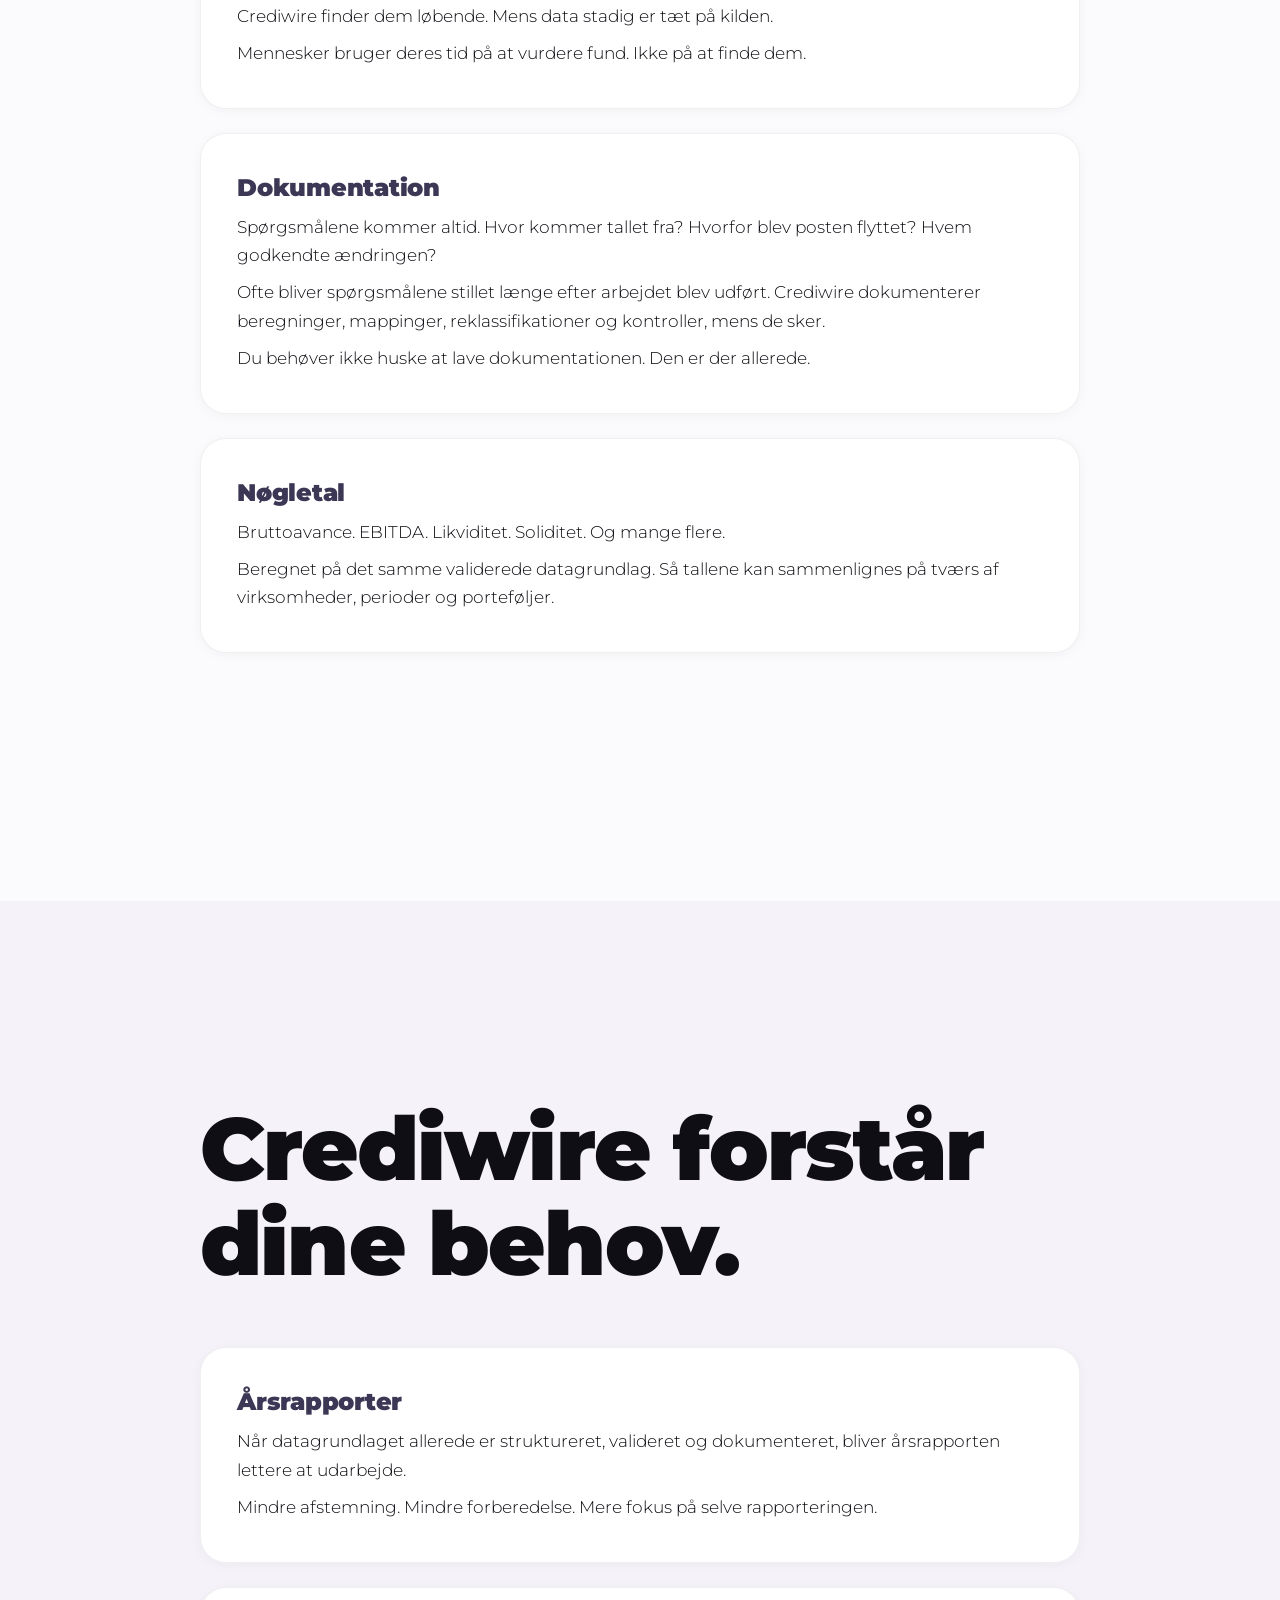
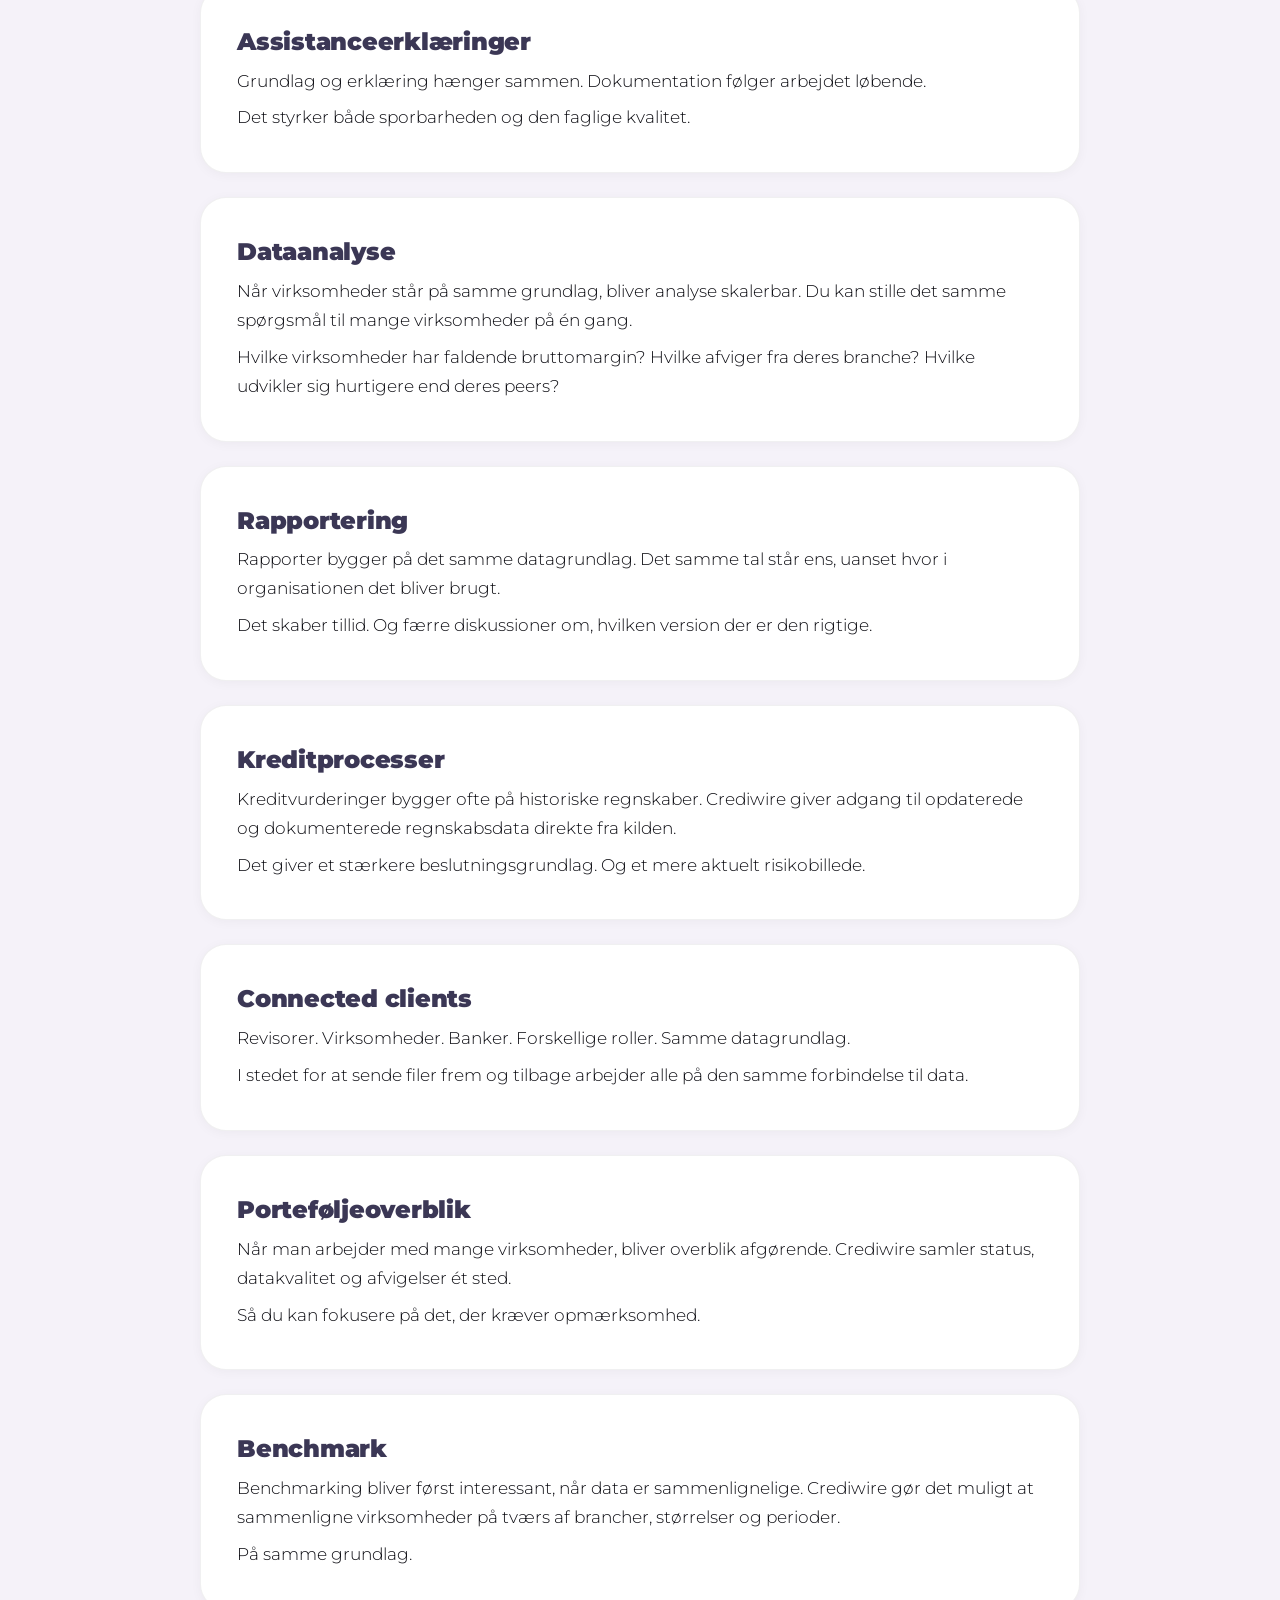
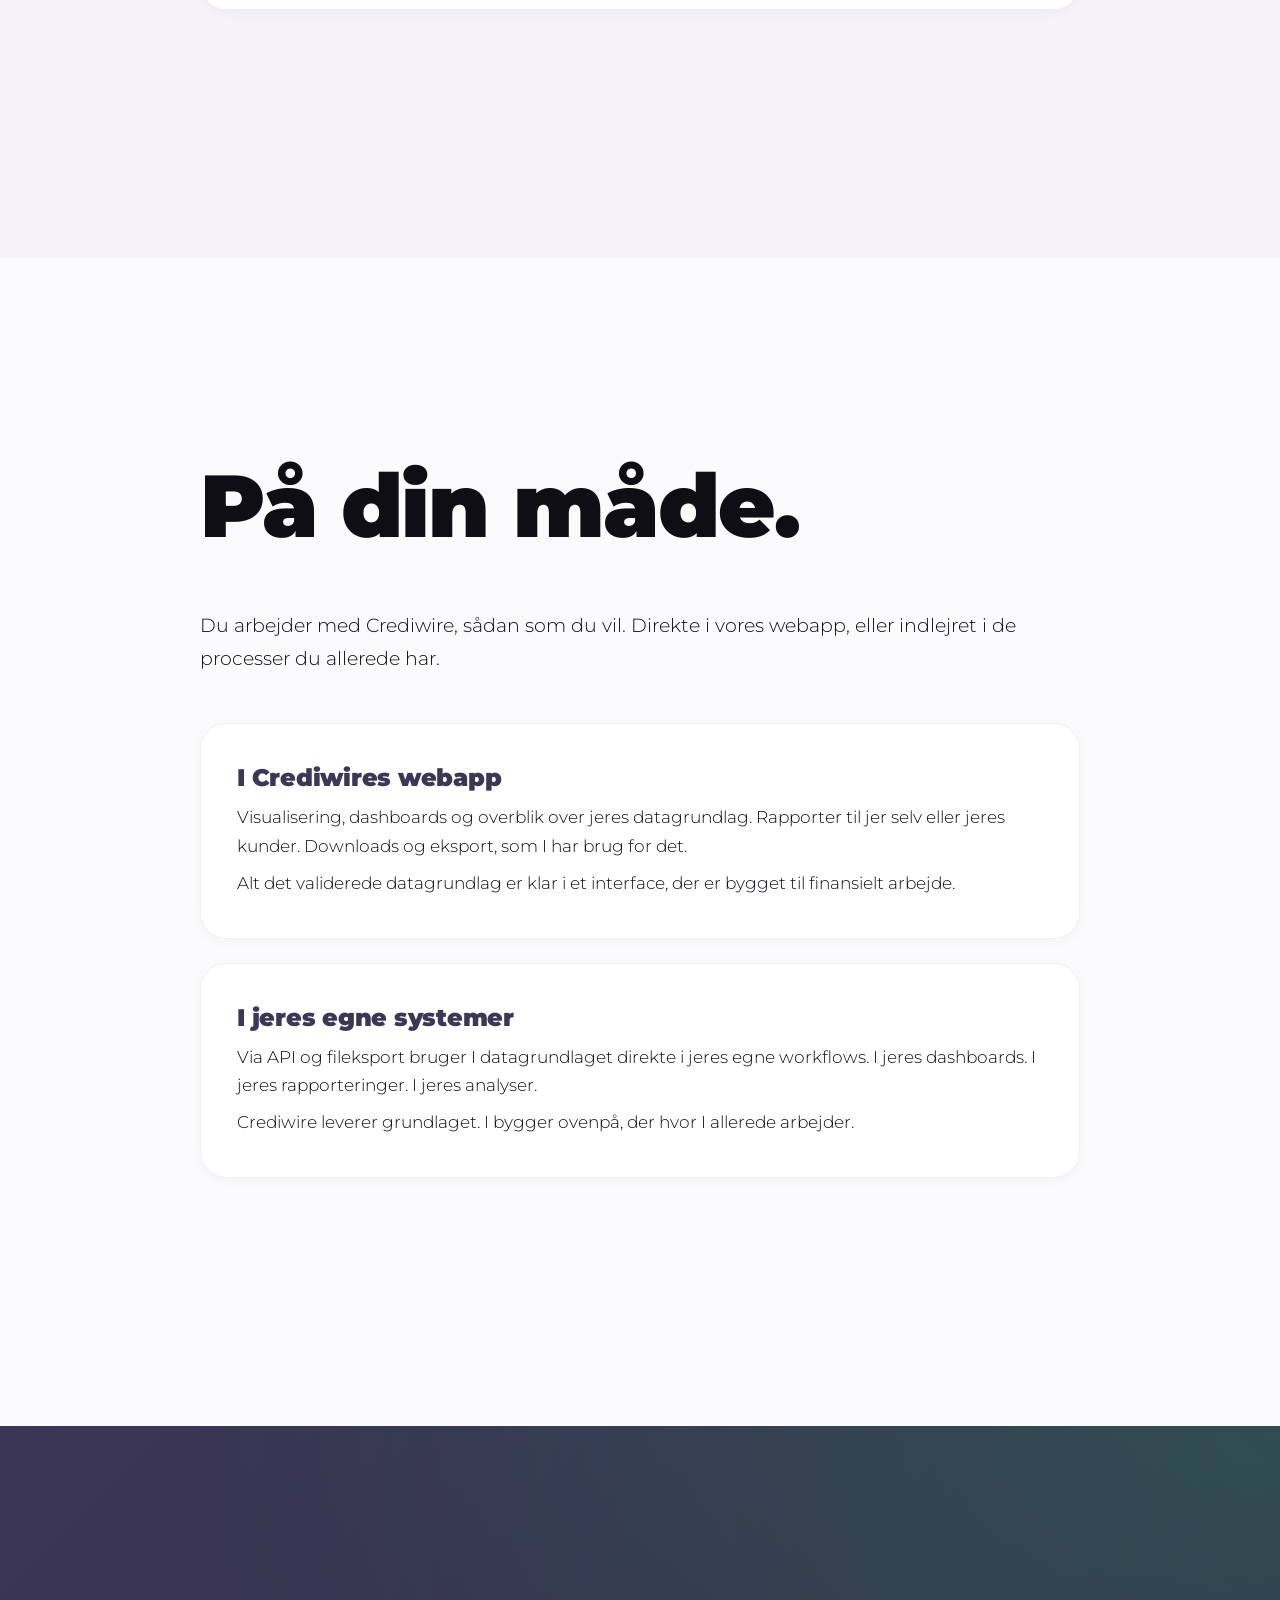
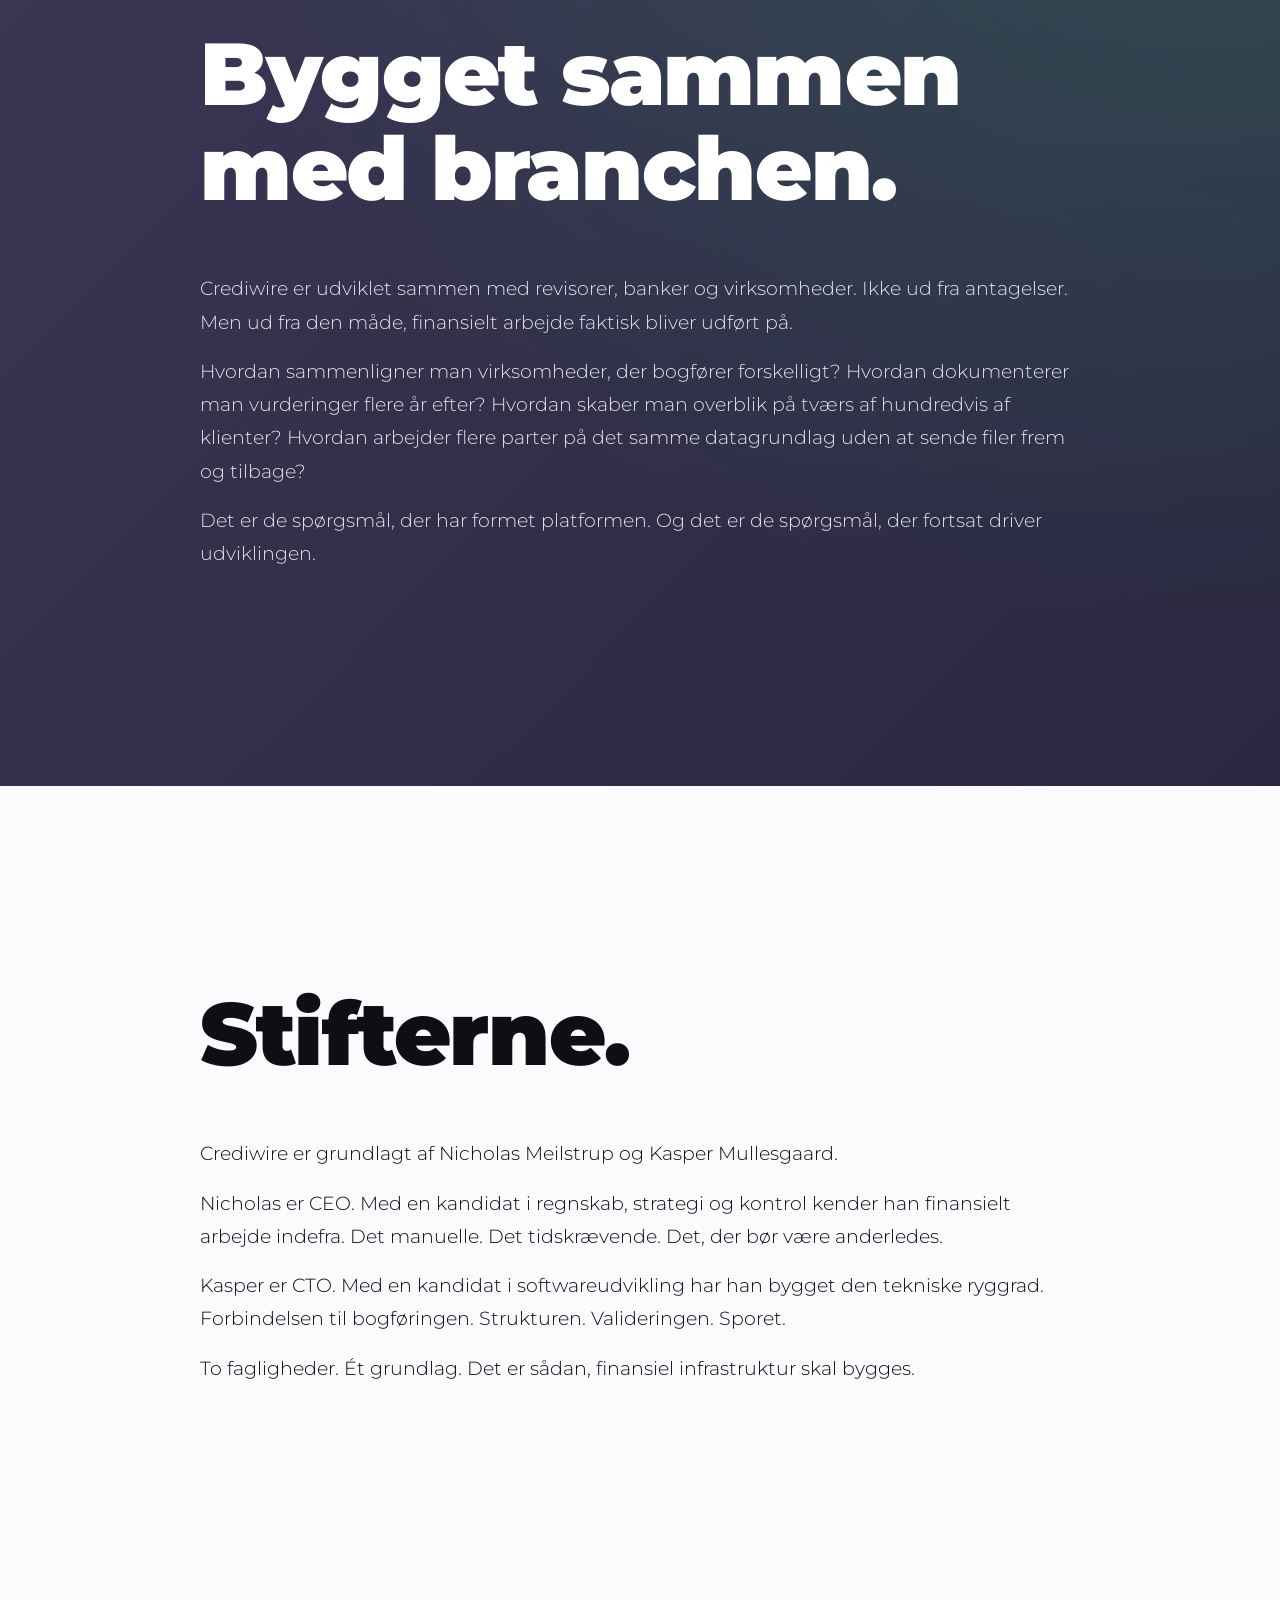
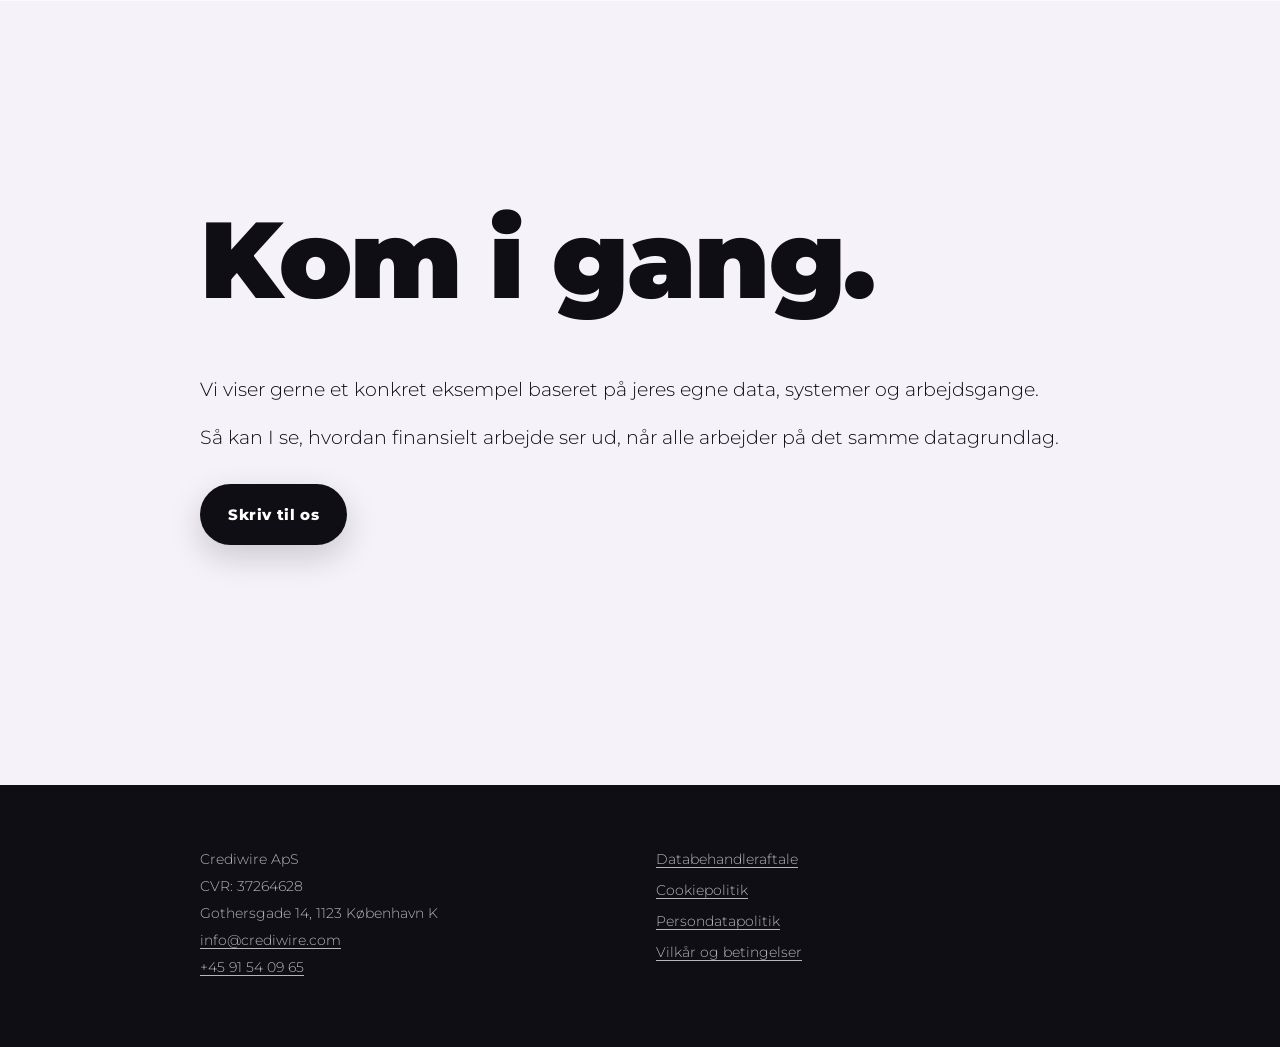
<file: deploy/index.html>
<!doctype html>
<html lang="da">
  <head>
    <meta charset="utf-8">
    <meta name="viewport" content="width=device-width, initial-scale=1">
    <title>Crediwire — Finansiel infrastruktur til revisorer, banker og virksomheder</title>
    <meta name="description" content="Crediwire leverer live regnskabsdata, struktureret, valideret og dokumenteret. Finansiel infrastruktur til revisorer, banker og virksomheder.">
    <meta name="theme-color" content="#3B3755">

    <meta property="og:type" content="website">
    <meta property="og:title" content="Crediwire — Finansiel infrastruktur">
    <meta property="og:description" content="Live regnskabsdata, struktureret, valideret og dokumenteret. Det grundlag, finansielt arbejde står på.">
    <meta property="og:url" content="https://www.crediwire.com/">
    <meta property="og:image" content="https://www.crediwire.com/CW_logo_lilla_rgb.png">
    <meta property="og:locale" content="da_DK">
    <meta property="og:site_name" content="Crediwire">

    <meta name="twitter:card" content="summary_large_image">
    <meta name="twitter:title" content="Crediwire — Finansiel infrastruktur">
    <meta name="twitter:description" content="Live regnskabsdata, struktureret, valideret og dokumenteret.">
    <meta name="twitter:image" content="https://www.crediwire.com/CW_logo_lilla_rgb.png">

    <link rel="icon" type="image/png" href="/CW_logo_lilla_rgb.png">
    <link rel="apple-touch-icon" href="/CW_logo_lilla_rgb.png">
    <link rel="canonical" href="https://www.crediwire.com/">
    <link rel="stylesheet" href="shared.css">
  </head>
  <body>
    <header class="site-header">
      <a class="logo" href="/" aria-label="Crediwire">
        <img src="CW_logo_lilla_rgb.png" alt="">
      </a>
      <input type="checkbox" id="menu-toggle" class="menu-toggle" aria-hidden="true">
      <label for="menu-toggle" class="burger" aria-label="Menu">
        <span></span><span></span><span></span>
      </label>
      <nav class="nav" aria-label="Hovednavigation">
        <a href="#kontakt">Kontakt</a>
        <a href="https://app.crediwire.com/login">Log ind</a>
        <a href="https://app.crediwire.com/register">Registrér</a>
      </nav>
    </header>

    <section class="section hero">
      <div class="inner">
        <span class="label">Finansiel infrastruktur</span>
        <h1>Finansiel infrastruktur til revisorer, banker og virksomheder.</h1>
        <p class="lead">Crediwire leverer live regnskabsdata, struktureret, <span class="hi">valideret</span> og dokumenteret.</p>
        <div class="tile-grid">
          <a class="tile" href="#aarsrapporter">Årsrapporter</a>
          <a class="tile" href="#assistance">Assistanceerklæringer</a>
          <a class="tile" href="#dataanalyse">Dataanalyse</a>
          <a class="tile" href="#rapportering">Rapportering</a>
          <a class="tile" href="#kreditprocesser">Kreditprocesser</a>
          <a class="tile" href="#connected-clients">Connected clients</a>
          <a class="tile" href="#portefoljeoverblik">Porteføljeoverblik</a>
          <a class="tile" href="#benchmark">Benchmark</a>
        </div>
        <p class="lead">Og andre finansielle arbejdsgange, alle på samme datagrundlag.</p>
      </div>
    </section>

    <section class="section tint">
      <div class="inner">
        <h2>ERP systemer strukturerer data forskelligt.</h2>
        <p>Derfor bruger revisorer, banker, virksomheder, softwarevirksomheder og AI platforme enorme ressourcer på de samme integrationer, standardisering og vedligeholdelse.</p>
      </div>
    </section>

    <div class="stat-wrap"><p class="stat">Crediwire løser det<br>én gang for <span class="hi">alle</span>.</p></div>

    <section class="section">
      <div class="inner">
        <h2>Én infrastruktur. Mange muligheder.</h2>
        <p>Vi bygger den finansielle datainfrastruktur, der indsamler, strukturerer, validerer og vedligeholder regnskabsdata på tværs af ERP systemer.</p>
        <p>Det giver ét fælles og pålideligt datagrundlag, som revisorer, banker, virksomheder og software kan arbejde direkte på.</p>
        <p>Den samme infrastruktur understøtter dataanalyse, revision, kreditvurdering, AI platforme, benchmarking, rapportering, compliance og automatiserede arbejdsgange.</p>
      </div>
    </section>

    <div class="stat-wrap"><p class="stat">Bygget til moderne<br>finansielle <span class="hi">arbejdsgange</span>.</p></div>

    <section class="section tint">
      <div class="inner">
        <h2>Derfor betyder det noget.</h2>
        <p>Kvaliteten af finansielle analyser og beslutninger afhænger af kvaliteten af data.</p>
        <p>Når alle arbejder på det samme strukturerede og dokumenterede datagrundlag, bliver analyser mere præcise, arbejdsgange mere effektive og beslutninger mere pålidelige.</p>
      </div>
    </section>

    <section class="section">
      <div class="inner">
        <h2>Sådan bygger vi datagrundlaget.</h2>

        <div class="feature-grid">
          <div class="feature-box">
            <h4>Direkte forbindelse til bogføringen</h4>
            <p>De fleste finansielle processer starter med at hente data. Crediwire starter ved kilden.</p>
            <p>Vi integrerer direkte med de mest anvendte bogføringssystemer i Danmark og henter data løbende. Ingen filudveksling. Ingen manuelle eksporter. Ingen versioner i omløb.</p>
            <p>Forbindelsen oprettes én gang. Derefter passer den sig selv.</p>
          </div>

          <div class="feature-box">
            <h4>Live regnskabsdata</h4>
            <p>En kopi taber sammenhængen i det øjeblik, du laver den. Forbundet data bevarer den.</p>
            <p>Når du bogfører en faktura, ved Crediwire det. Når du modtager en betaling, ved Crediwire det. Når du kører lønnen, ved Crediwire det.</p>
            <p>Det tal, du ser, er det tal, der står i bogføringen. Ikke sidste måned. Ikke sidste uge. Nu.</p>
          </div>

          <div class="feature-box">
            <h4>Automatisk mapping</h4>
            <p>Virksomheder bogfører forskelligt. Det kommer de altid til. Problemet opstår først, når virksomheder skal sammenlignes.</p>
            <p>Crediwire mapper konti til en fælles struktur, så virksomheder kan analyseres på samme grundlag. Når nye konti opstår, foreslår systemet en mapping baseret på tidligere arbejde.</p>
            <p>Du accepterer eller justerer. Over tid bliver grundlaget mere præcist.</p>
          </div>

          <div class="feature-box">
            <h4>Reklassifikation</h4>
            <p>Ikke alt kan løses med mapping. Nogle gange skal data læses anderledes.</p>
            <p>Derfor kan posteringer reklassificeres centralt. Bogføringen ændres ikke. Reklassifikationen ligger ovenpå.</p>
            <p>Hver ændring dokumenteres. Hver ændring kan forklares. Så næste person ikke skal starte forfra.</p>
          </div>

          <div class="feature-box">
            <h4>Kvalitetskontrol</h4>
            <p>Manglende posteringer. Åbne perioder. Balanceuoverensstemmelser. Atypiske bevægelser.</p>
            <p>Crediwire finder dem løbende. Mens data stadig er tæt på kilden.</p>
            <p>Mennesker bruger deres tid på at vurdere fund. Ikke på at finde dem.</p>
          </div>

          <div class="feature-box">
            <h4>Dokumentation</h4>
            <p>Spørgsmålene kommer altid. Hvor kommer tallet fra? Hvorfor blev posten flyttet? Hvem godkendte ændringen?</p>
            <p>Ofte bliver spørgsmålene stillet længe efter arbejdet blev udført. Crediwire dokumenterer beregninger, mappinger, reklassifikationer og kontroller, mens de sker.</p>
            <p>Du behøver ikke huske at lave dokumentationen. Den er der allerede.</p>
          </div>

          <div class="feature-box">
            <h4>Nøgletal</h4>
            <p>Bruttoavance. EBITDA. Likviditet. Soliditet. Og mange flere.</p>
            <p>Beregnet på det samme validerede datagrundlag. Så tallene kan sammenlignes på tværs af virksomheder, perioder og porteføljer.</p>
          </div>
        </div>
      </div>
    </section>

    <section class="section tint">
      <div class="inner">
        <h2>Crediwire forstår dine behov.</h2>

        <div class="feature-grid">
          <div class="feature-box" id="aarsrapporter">
            <h4>Årsrapporter</h4>
            <p>Når datagrundlaget allerede er struktureret, valideret og dokumenteret, bliver årsrapporten lettere at udarbejde.</p>
            <p>Mindre afstemning. Mindre forberedelse. Mere fokus på selve rapporteringen.</p>
          </div>

          <div class="feature-box" id="assistance">
            <h4>Assistanceerklæringer</h4>
            <p>Grundlag og erklæring hænger sammen. Dokumentation følger arbejdet løbende.</p>
            <p>Det styrker både sporbarheden og den faglige kvalitet.</p>
          </div>

          <div class="feature-box" id="dataanalyse">
            <h4>Dataanalyse</h4>
            <p>Når virksomheder står på samme grundlag, bliver analyse skalerbar. Du kan stille det samme spørgsmål til mange virksomheder på én gang.</p>
            <p>Hvilke virksomheder har faldende bruttomargin? Hvilke afviger fra deres branche? Hvilke udvikler sig hurtigere end deres peers?</p>
          </div>

          <div class="feature-box" id="rapportering">
            <h4>Rapportering</h4>
            <p>Rapporter bygger på det samme datagrundlag. Det samme tal står ens, uanset hvor i organisationen det bliver brugt.</p>
            <p>Det skaber tillid. Og færre diskussioner om, hvilken version der er den rigtige.</p>
          </div>

          <div class="feature-box" id="kreditprocesser">
            <h4>Kreditprocesser</h4>
            <p>Kreditvurderinger bygger ofte på historiske regnskaber. Crediwire giver adgang til opdaterede og dokumenterede regnskabsdata direkte fra kilden.</p>
            <p>Det giver et stærkere beslutningsgrundlag. Og et mere aktuelt risikobillede.</p>
          </div>

          <div class="feature-box" id="connected-clients">
            <h4>Connected clients</h4>
            <p>Revisorer. Virksomheder. Banker. Forskellige roller. Samme datagrundlag.</p>
            <p>I stedet for at sende filer frem og tilbage arbejder alle på den samme forbindelse til data.</p>
          </div>

          <div class="feature-box" id="portefoljeoverblik">
            <h4>Porteføljeoverblik</h4>
            <p>Når man arbejder med mange virksomheder, bliver overblik afgørende. Crediwire samler status, datakvalitet og afvigelser ét sted.</p>
            <p>Så du kan fokusere på det, der kræver opmærksomhed.</p>
          </div>

          <div class="feature-box" id="benchmark">
            <h4>Benchmark</h4>
            <p>Benchmarking bliver først interessant, når data er sammenlignelige. Crediwire gør det muligt at sammenligne virksomheder på tværs af brancher, størrelser og perioder.</p>
            <p>På samme grundlag.</p>
          </div>
        </div>
      </div>
    </section>

    <section class="section">
      <div class="inner">
        <h2>På din måde.</h2>
        <p>Du arbejder med Crediwire, sådan som du vil. Direkte i vores webapp, eller indlejret i de processer du allerede har.</p>

        <div class="feature-grid">
          <div class="feature-box">
            <h4>I Crediwires webapp</h4>
            <p>Visualisering, dashboards og overblik over jeres datagrundlag. Rapporter til jer selv eller jeres kunder. Downloads og eksport, som I har brug for det.</p>
            <p>Alt det validerede datagrundlag er klar i et interface, der er bygget til finansielt arbejde.</p>
          </div>

          <div class="feature-box">
            <h4>I jeres egne systemer</h4>
            <p>Via API og fileksport bruger I datagrundlaget direkte i jeres egne workflows. I jeres dashboards. I jeres rapporteringer. I jeres analyser.</p>
            <p>Crediwire leverer grundlaget. I bygger ovenpå, der hvor I allerede arbejder.</p>
          </div>
        </div>
      </div>
    </section>

    <section class="section lilac">
      <div class="inner">
        <h2>Bygget sammen med branchen.</h2>
        <p>Crediwire er udviklet sammen med revisorer, banker og virksomheder. Ikke ud fra antagelser. Men ud fra den måde, finansielt arbejde faktisk bliver udført på.</p>
        <p>Hvordan sammenligner man virksomheder, der bogfører forskelligt? Hvordan dokumenterer man vurderinger flere år efter? Hvordan skaber man overblik på tværs af hundredvis af klienter? Hvordan arbejder flere parter på det samme datagrundlag uden at sende filer frem og tilbage?</p>
        <p>Det er de spørgsmål, der har formet platformen. Og det er de spørgsmål, der fortsat driver udviklingen.</p>
      </div>
    </section>

    <section class="section">
      <div class="inner">
        <h2>Stifterne.</h2>
        <p>Crediwire er grundlagt af Nicholas Meilstrup og Kasper Mullesgaard.</p>
        <p>Nicholas er CEO. Med en kandidat i regnskab, strategi og kontrol kender han finansielt arbejde indefra. Det manuelle. Det tidskrævende. Det, der bør være anderledes.</p>
        <p>Kasper er CTO. Med en kandidat i softwareudvikling har han bygget den tekniske ryggrad. Forbindelsen til bogføringen. Strukturen. Valideringen. Sporet.</p>
        <p>To fagligheder. Ét grundlag. Det er sådan, finansiel infrastruktur skal bygges.</p>
      </div>
    </section>

    <section class="section tint cta" id="kontakt">
      <div class="inner">
        <h2>Kom i gang.</h2>
        <p>Vi viser gerne et konkret eksempel baseret på jeres egne data, systemer og arbejdsgange.</p>
        <p>Så kan I se, hvordan finansielt arbejde ser ud, når alle arbejder på det samme datagrundlag.</p>
        <a class="contact" href="mailto:info@crediwire.com">Skriv til os</a>
      </div>
    </section>

    <footer class="site-footer">
      <div class="grid">
        <div class="info">
          <p>Crediwire ApS</p>
          <p>CVR: 37264628</p>
          <p>Gothersgade 14, 1123 København K</p>
          <p><a href="mailto:info@crediwire.com">info@crediwire.com</a></p>
          <p><a href="tel:+4591540965">+45 91 54 09 65</a></p>
        </div>
        <nav>
          <a href="https://www.crediwire.dk/data-processing-agreement">Databehandleraftale</a>
          <a href="https://www.crediwire.dk/cookie-policy">Cookiepolitik</a>
          <a href="https://www.crediwire.dk/privacy-policy">Persondatapolitik</a>
          <a href="https://www.crediwire.dk/terms-and-conditions">Vilkår og betingelser</a>
        </nav>
      </div>
    </footer>
  </body>
</html>
</file>
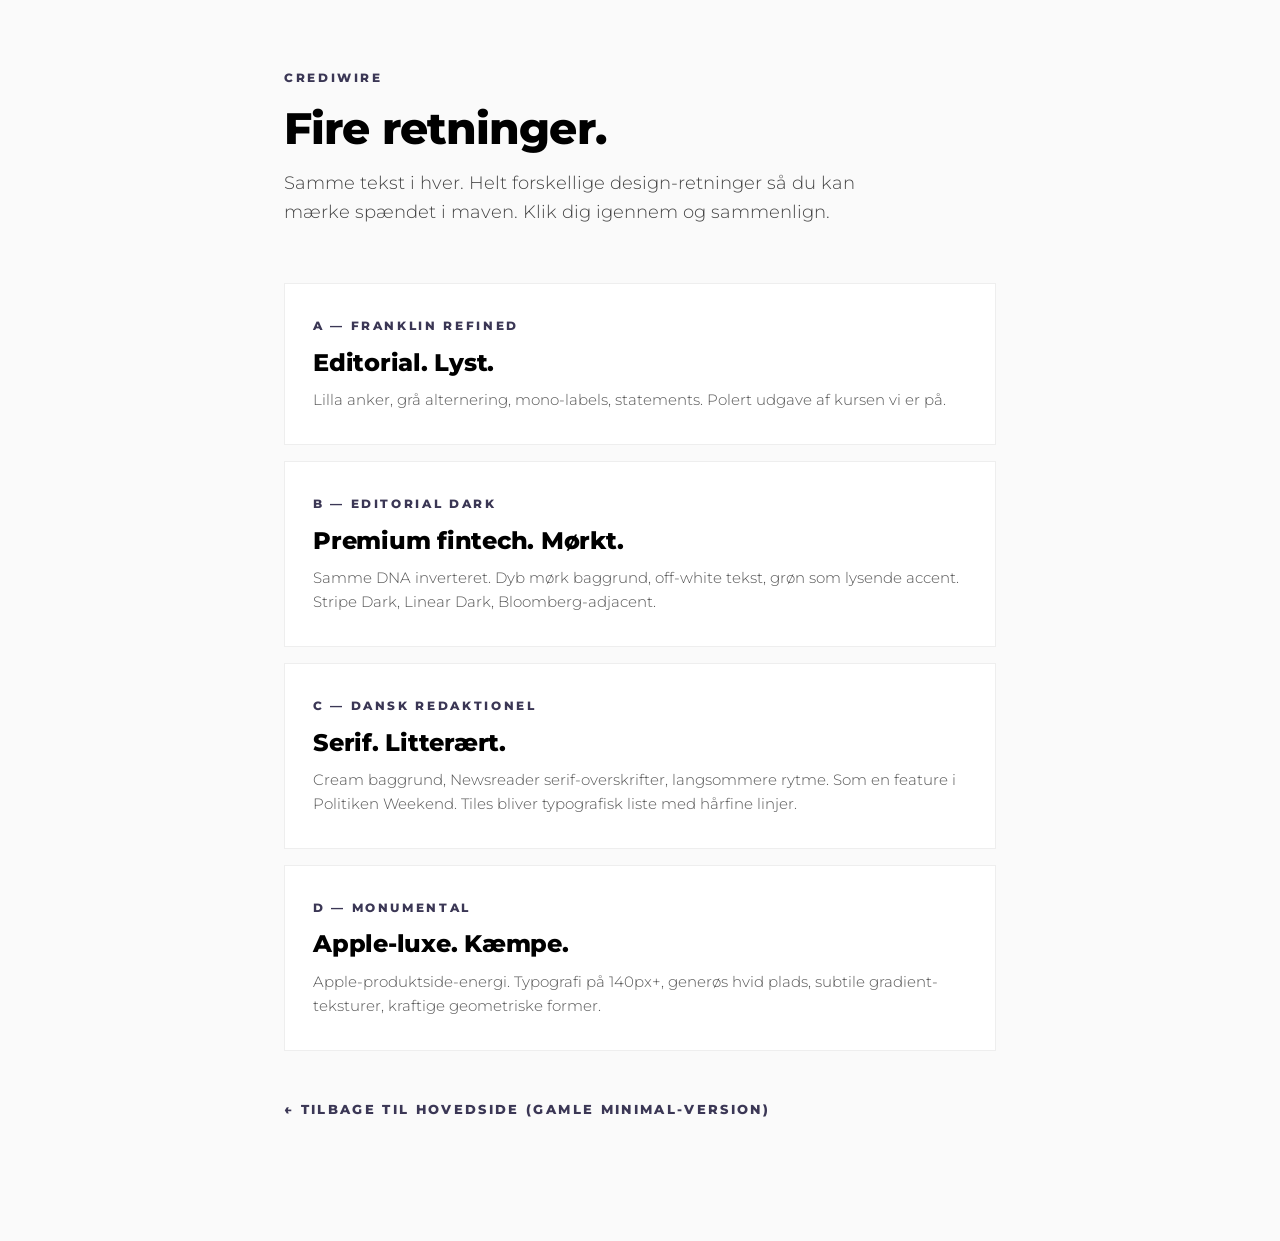
<file: versions/index.html>
<!doctype html>
<html lang="da">
  <head>
    <meta charset="utf-8">
    <meta name="viewport" content="width=device-width, initial-scale=1">
    <title>Crediwire — design-versioner</title>
    <style>
      @import url("https://fonts.googleapis.com/css2?family=Montserrat:wght@300;800&display=swap");
      * { box-sizing: border-box; }
      html, body { margin: 0; padding: 0; background: #fafafa; color: #000; font-family: "Montserrat", sans-serif; font-weight: 300; line-height: 1.6; }
      .wrap { max-width: 760px; margin: 0 auto; padding: 64px 24px 120px; }
      .label { display: inline-block; font-size: 12px; font-weight: 800; letter-spacing: 0.22em; text-transform: uppercase; color: #3B3755; }
      h1 { margin: 16px 0 16px; font-size: 44px; font-weight: 800; line-height: 1.04; letter-spacing: -0.02em; }
      .intro { font-size: 18px; max-width: 580px; margin-bottom: 56px; color: #444; }
      ul { list-style: none; padding: 0; margin: 0; display: grid; gap: 16px; }
      a.card { display: block; padding: 28px 28px 32px; background: #fff; border: 1px solid #eee; text-decoration: none; color: #000; transition: border-color .15s, transform .15s; }
      a.card:hover { border-color: #3B3755; transform: translate3d(0,-2px,0); }
      a.card .ver { font-size: 12px; font-weight: 800; letter-spacing: 0.22em; text-transform: uppercase; color: #3B3755; }
      a.card .name { display: block; margin: 6px 0 6px; font-size: 24px; font-weight: 800; letter-spacing: -0.01em; }
      a.card .desc { display: block; font-size: 15px; color: #555; }
      .back { display: inline-block; margin-top: 48px; font-size: 13px; font-weight: 800; letter-spacing: 0.18em; text-transform: uppercase; color: #3B3755; text-decoration: none; }
      .back:hover { text-decoration: underline; }
    </style>
  </head>
  <body>
    <main class="wrap">
      <span class="label">Crediwire</span>
      <h1>Fire retninger.</h1>
      <p class="intro">Samme tekst i hver. Helt forskellige design-retninger så du kan mærke spændet i maven. Klik dig igennem og sammenlign.</p>

      <ul>
        <li>
          <a class="card" href="a-franklin.html">
            <span class="ver">A — Franklin Refined</span>
            <span class="name">Editorial. Lyst.</span>
            <span class="desc">Lilla anker, grå alternering, mono-labels, statements. Polert udgave af kursen vi er på.</span>
          </a>
        </li>
        <li>
          <a class="card" href="b-dark.html">
            <span class="ver">B — Editorial Dark</span>
            <span class="name">Premium fintech. Mørkt.</span>
            <span class="desc">Samme DNA inverteret. Dyb mørk baggrund, off-white tekst, grøn som lysende accent. Stripe Dark, Linear Dark, Bloomberg-adjacent.</span>
          </a>
        </li>
        <li>
          <a class="card" href="c-editorial.html">
            <span class="ver">C — Dansk redaktionel</span>
            <span class="name">Serif. Litterært.</span>
            <span class="desc">Cream baggrund, Newsreader serif-overskrifter, langsommere rytme. Som en feature i Politiken Weekend. Tiles bliver typografisk liste med hårfine linjer.</span>
          </a>
        </li>
        <li>
          <a class="card" href="d-monumental.html">
            <span class="ver">D — Monumental</span>
            <span class="name">Apple-luxe. Kæmpe.</span>
            <span class="desc">Apple-produktside-energi. Typografi på 140px+, generøs hvid plads, subtile gradient-teksturer, kraftige geometriske former.</span>
          </a>
        </li>
      </ul>

      <a class="back" href="../index.html">← Tilbage til hovedside (gamle minimal-version)</a>
    </main>
  </body>
</html>
</file>
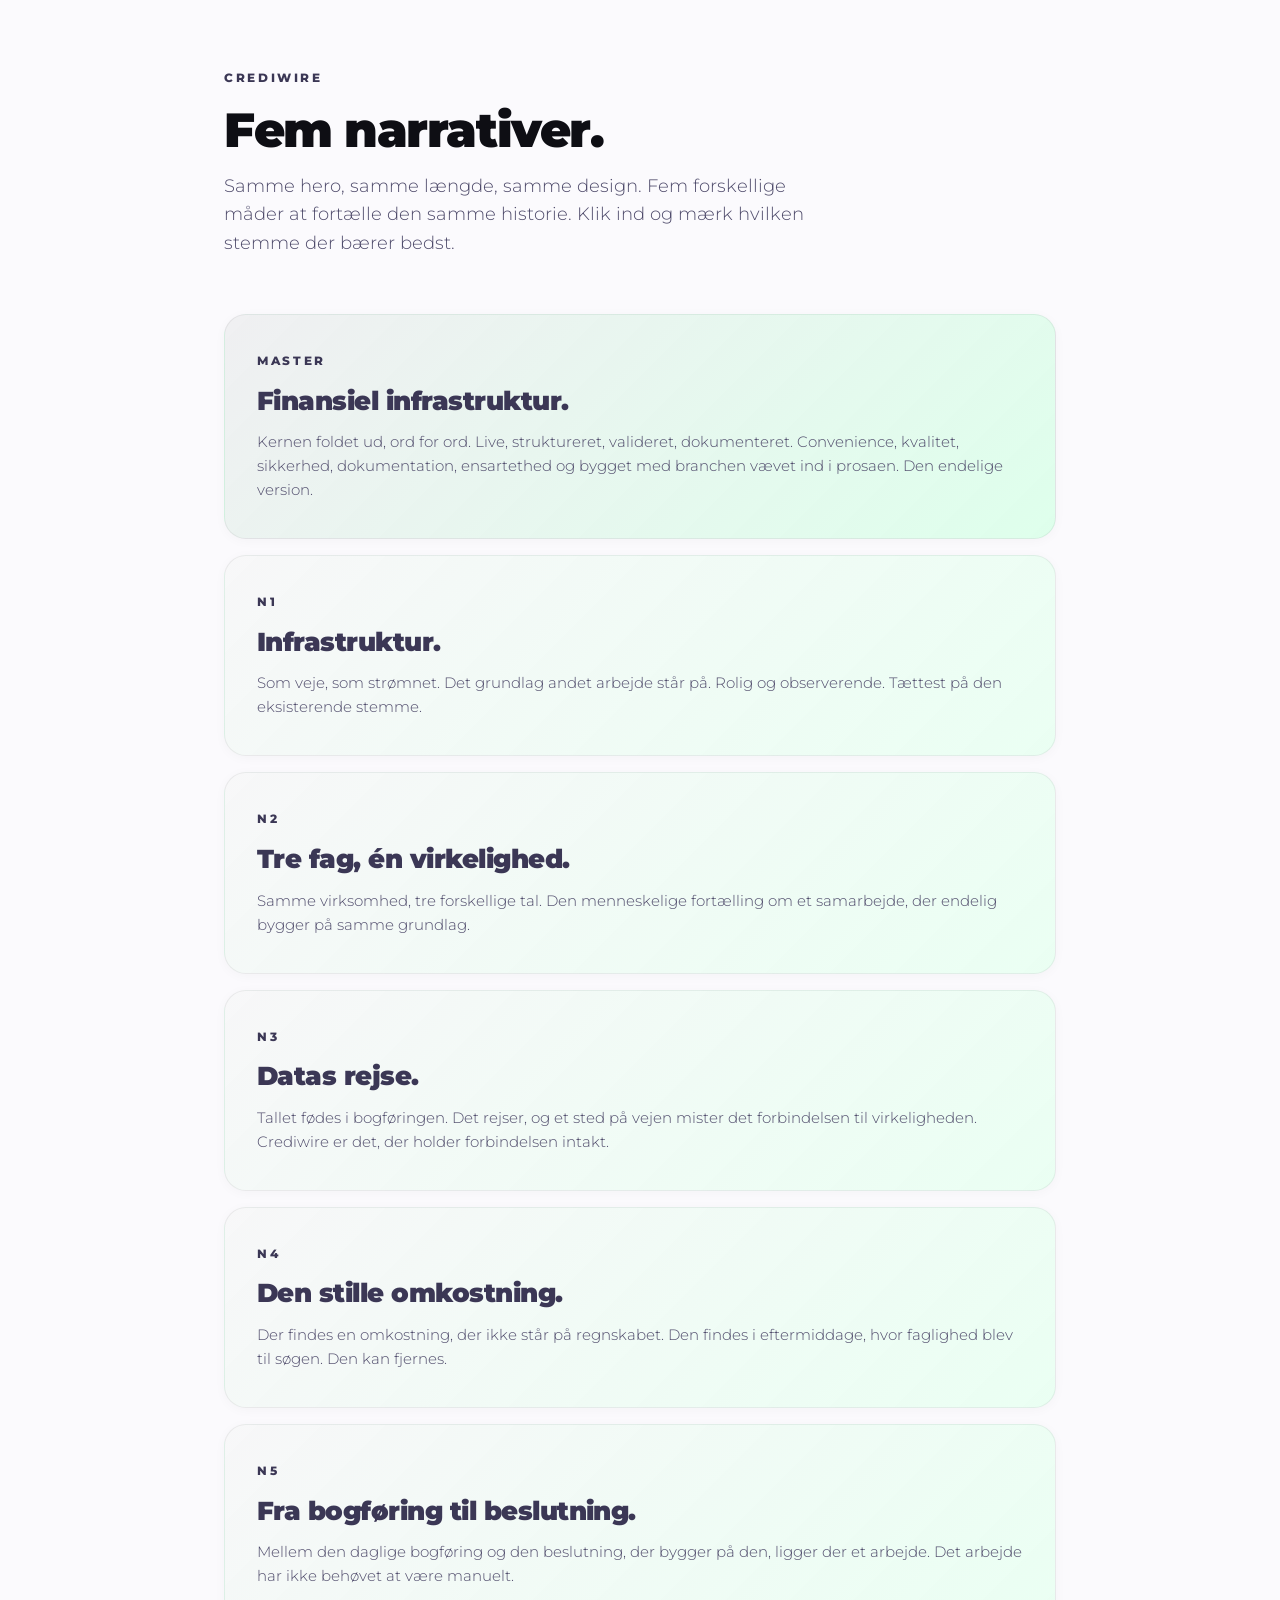
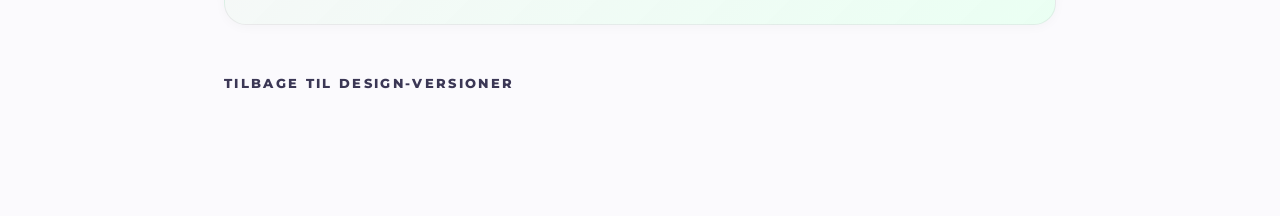
<file: versions/narratives/index.html>
<!doctype html>
<html lang="da">
  <head>
    <meta charset="utf-8">
    <meta name="viewport" content="width=device-width, initial-scale=1">
    <title>Crediwire — fem narrativer</title>
    <style>
      @import url("https://fonts.googleapis.com/css2?family=Montserrat:wght@300;800&display=swap");
      * { box-sizing: border-box; }
      html, body { margin: 0; padding: 0; background: #FBFAFD; color: #0E0E14; font-family: "Montserrat", sans-serif; font-weight: 300; line-height: 1.6; }
      .wrap { max-width: 880px; margin: 0 auto; padding: 64px 24px 120px; }
      .label { display: inline-block; font-size: 12px; font-weight: 800; letter-spacing: 0.22em; text-transform: uppercase; color: #3B3755; }
      h1 { margin: 16px 0 16px; font-size: 48px; font-weight: 900; line-height: 1.0; letter-spacing: -0.03em; }
      .intro { font-size: 18px; max-width: 620px; margin-bottom: 56px; color: #4F4B6B; }
      ul { list-style: none; padding: 0; margin: 0; display: grid; gap: 16px; }
      a.card { display: block; padding: 32px 32px 36px; background: linear-gradient(135deg, rgba(59,55,85,0.04) 0%, rgba(51,255,135,0.10) 100%), #fff; border: 1px solid rgba(14,14,20,0.06); border-radius: 22px; text-decoration: none; color: #0E0E14; transition: transform .15s, box-shadow .15s; box-shadow: 0 2px 12px rgba(14,14,20,0.03); }
      a.card:hover { transform: translate3d(0,-3px,0); box-shadow: 0 12px 32px rgba(14,14,20,0.08); }
      a.card .ver { font-size: 12px; font-weight: 800; letter-spacing: 0.22em; text-transform: uppercase; color: #3B3755; }
      a.card .name { display: block; margin: 8px 0 8px; font-size: 26px; font-weight: 900; letter-spacing: -0.02em; color: #3B3755; }
      a.card .desc { display: block; font-size: 15px; color: #4F4B6B; }
      .back { display: inline-block; margin-top: 48px; font-size: 13px; font-weight: 800; letter-spacing: 0.18em; text-transform: uppercase; color: #3B3755; text-decoration: none; }
      .back:hover { text-decoration: underline; }
    </style>
  </head>
  <body>
    <main class="wrap">
      <span class="label">Crediwire</span>
      <h1>Fem narrativer.</h1>
      <p class="intro">Samme hero, samme længde, samme design. Fem forskellige måder at fortælle den samme historie. Klik ind og mærk hvilken stemme der bærer bedst.</p>

      <ul>
        <li>
          <a class="card" href="master.html" style="background: linear-gradient(135deg, rgba(59,55,85,0.08) 0%, rgba(51,255,135,0.16) 100%), #fff;">
            <span class="ver">Master</span>
            <span class="name">Finansiel infrastruktur.</span>
            <span class="desc">Kernen foldet ud, ord for ord. Live, struktureret, valideret, dokumenteret. Convenience, kvalitet, sikkerhed, dokumentation, ensartethed og bygget med branchen vævet ind i prosaen. Den endelige version.</span>
          </a>
        </li>
        <li>
          <a class="card" href="n1-infrastruktur.html">
            <span class="ver">N1</span>
            <span class="name">Infrastruktur.</span>
            <span class="desc">Som veje, som strømnet. Det grundlag andet arbejde står på. Rolig og observerende. Tættest på den eksisterende stemme.</span>
          </a>
        </li>
        <li>
          <a class="card" href="n2-faelles.html">
            <span class="ver">N2</span>
            <span class="name">Tre fag, én virkelighed.</span>
            <span class="desc">Samme virksomhed, tre forskellige tal. Den menneskelige fortælling om et samarbejde, der endelig bygger på samme grundlag.</span>
          </a>
        </li>
        <li>
          <a class="card" href="n3-rejse.html">
            <span class="ver">N3</span>
            <span class="name">Datas rejse.</span>
            <span class="desc">Tallet fødes i bogføringen. Det rejser, og et sted på vejen mister det forbindelsen til virkeligheden. Crediwire er det, der holder forbindelsen intakt.</span>
          </a>
        </li>
        <li>
          <a class="card" href="n4-omkostning.html">
            <span class="ver">N4</span>
            <span class="name">Den stille omkostning.</span>
            <span class="desc">Der findes en omkostning, der ikke står på regnskabet. Den findes i eftermiddage, hvor faglighed blev til søgen. Den kan fjernes.</span>
          </a>
        </li>
        <li>
          <a class="card" href="n5-beslutning.html">
            <span class="ver">N5</span>
            <span class="name">Fra bogføring til beslutning.</span>
            <span class="desc">Mellem den daglige bogføring og den beslutning, der bygger på den, ligger der et arbejde. Det arbejde har ikke behøvet at være manuelt.</span>
          </a>
        </li>
      </ul>

      <a class="back" href="../index.html">Tilbage til design-versioner</a>
    </main>
  </body>
</html>
</file>
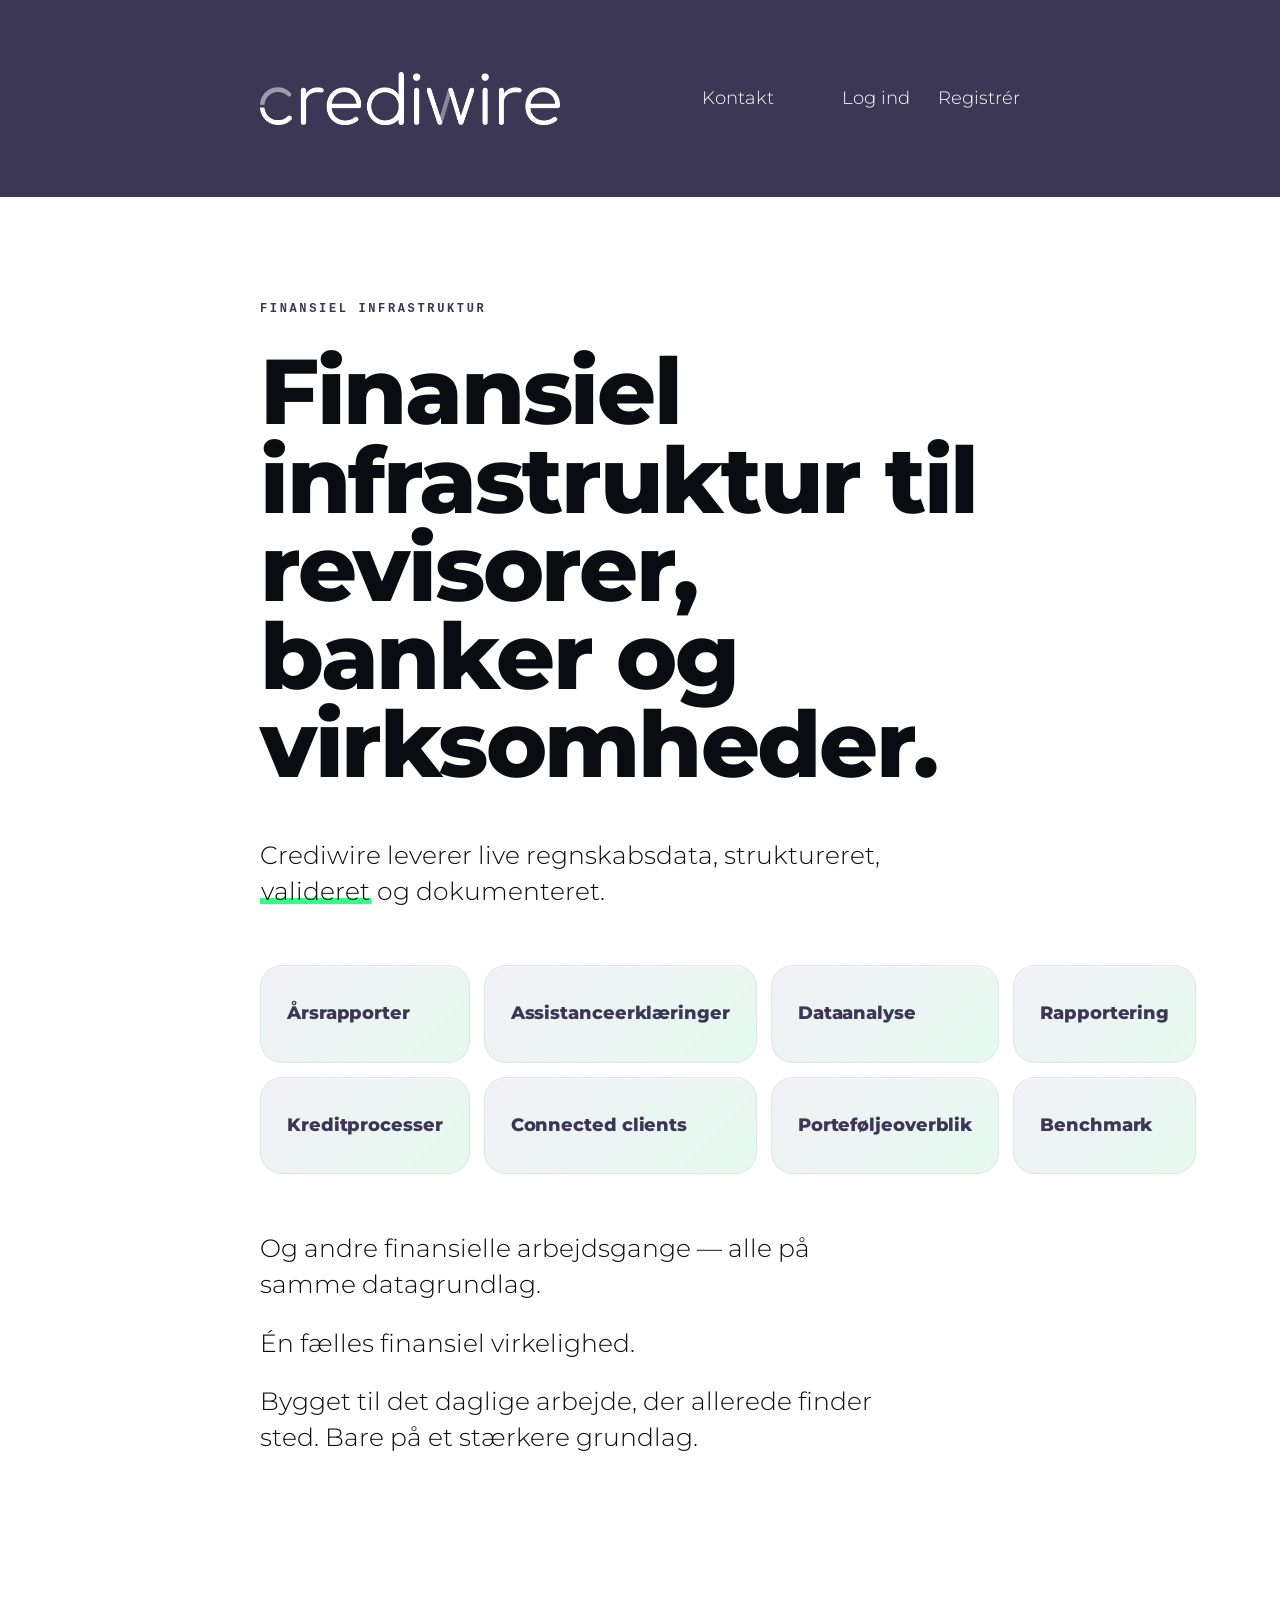
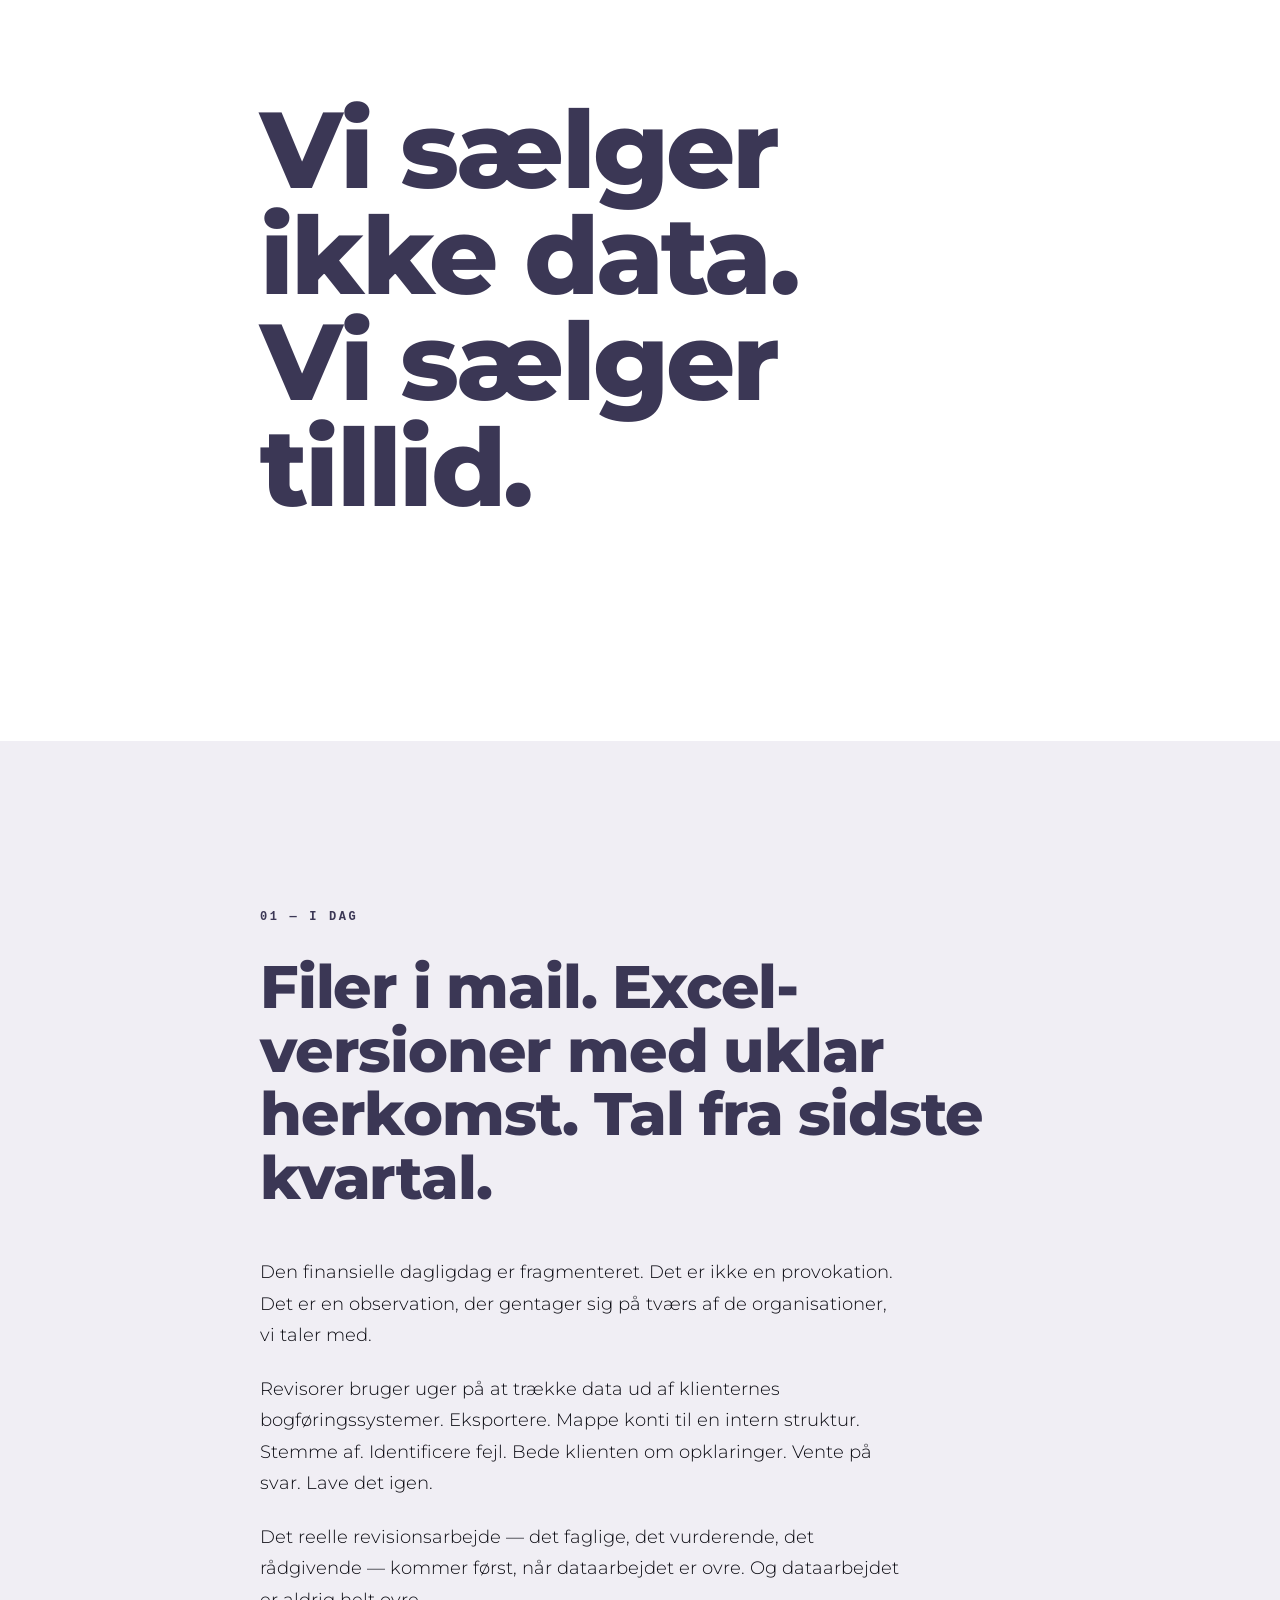
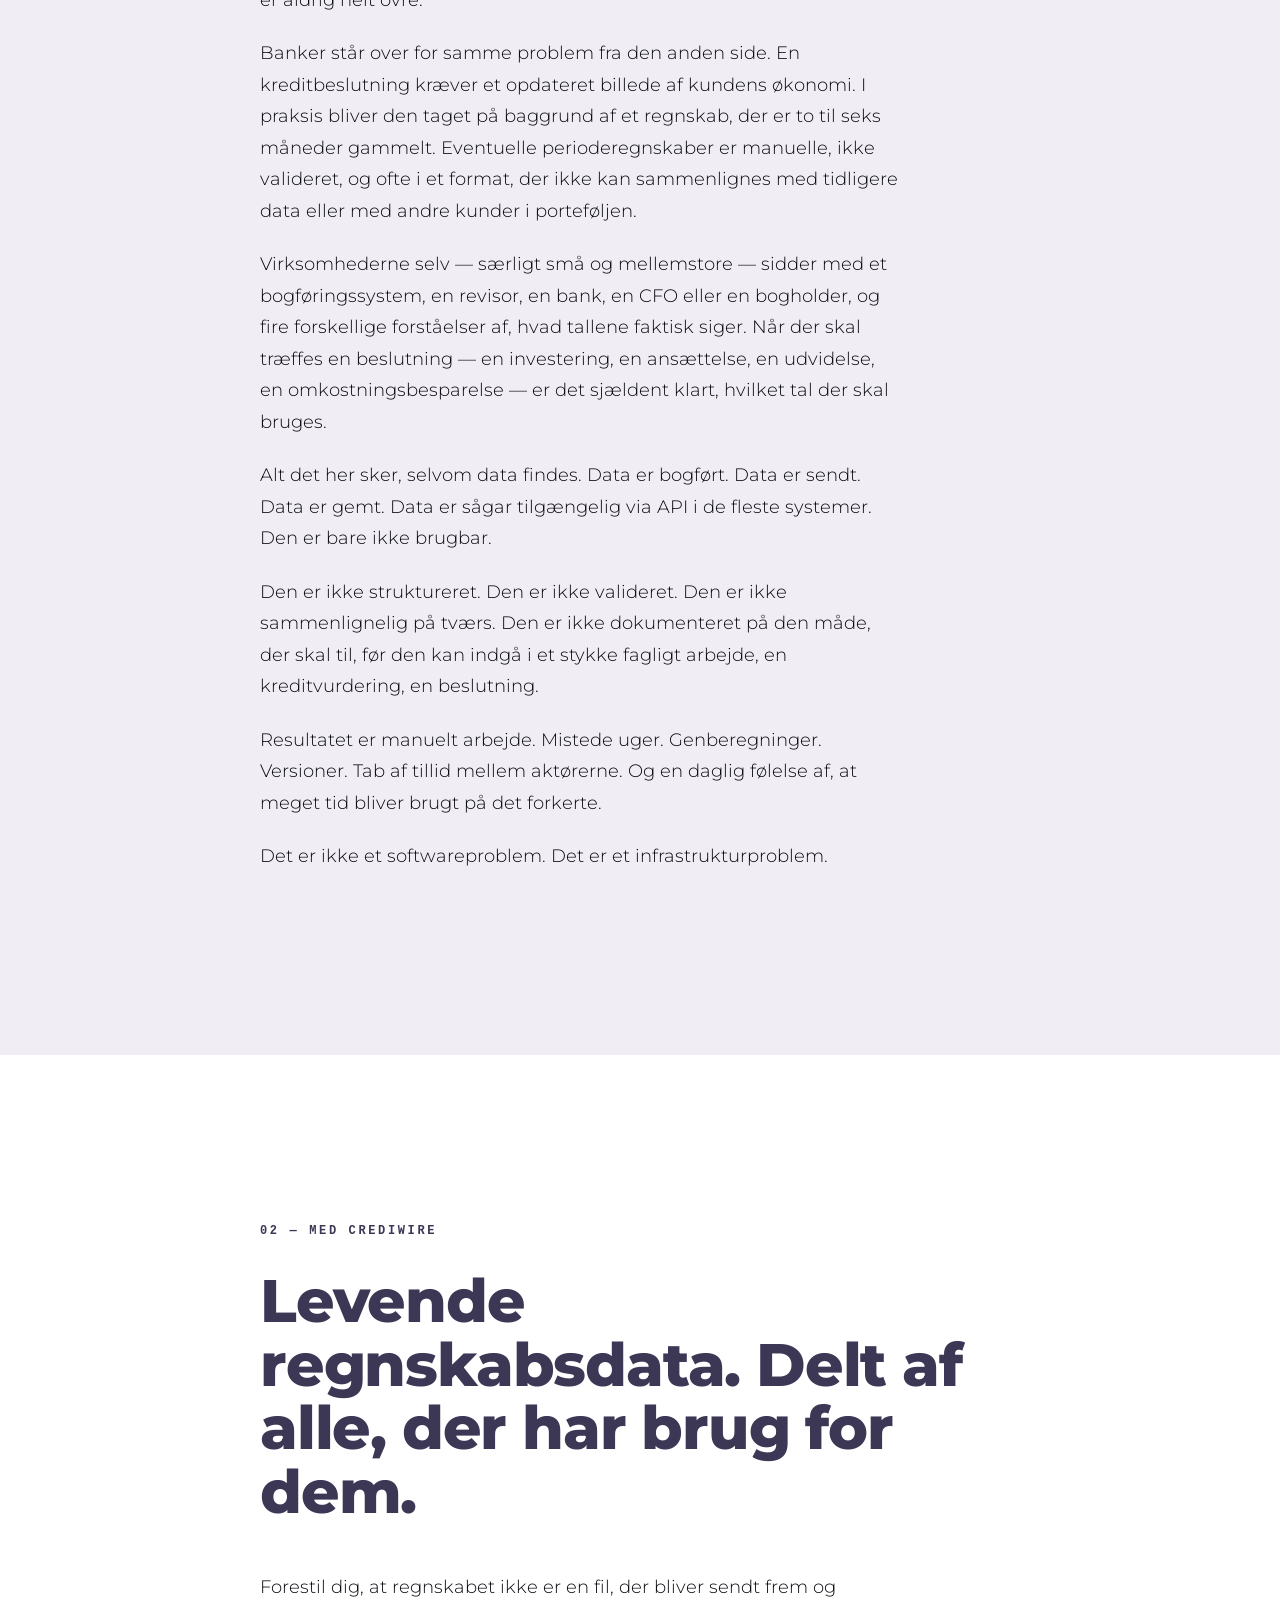
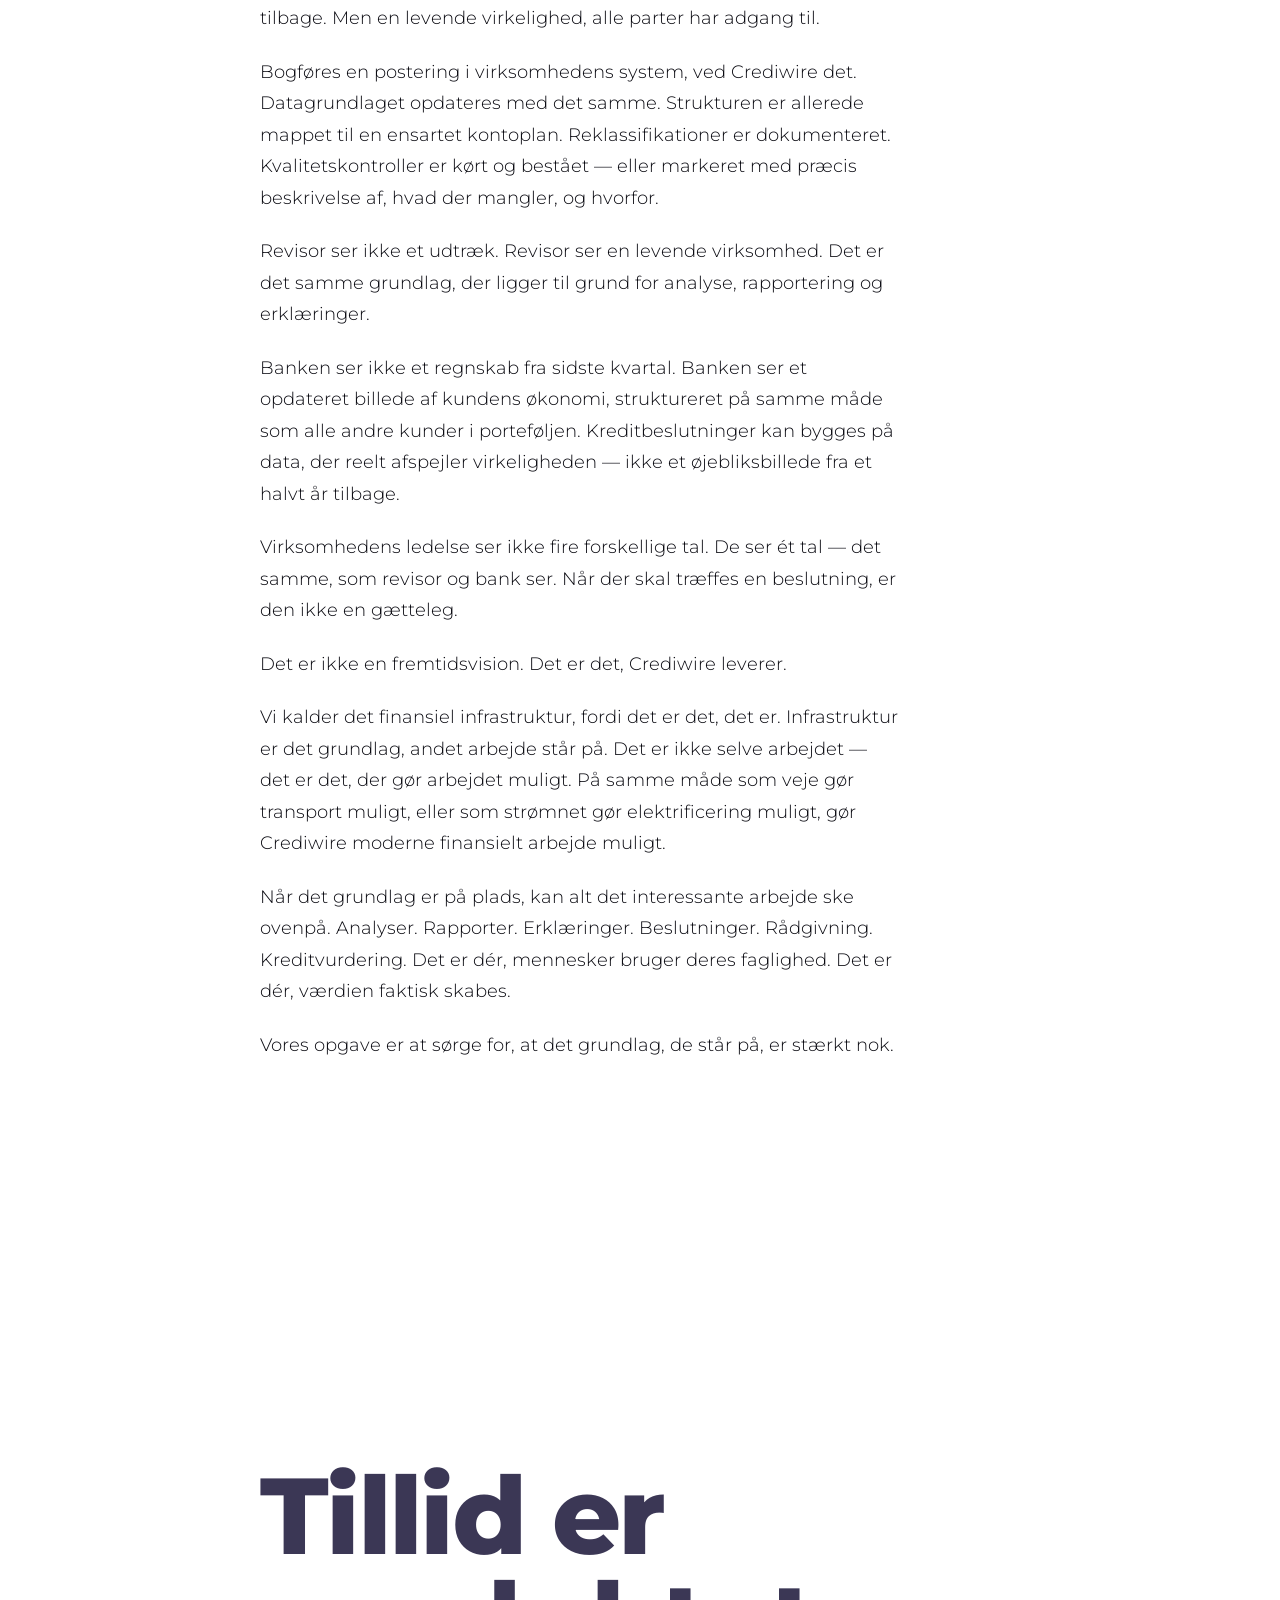
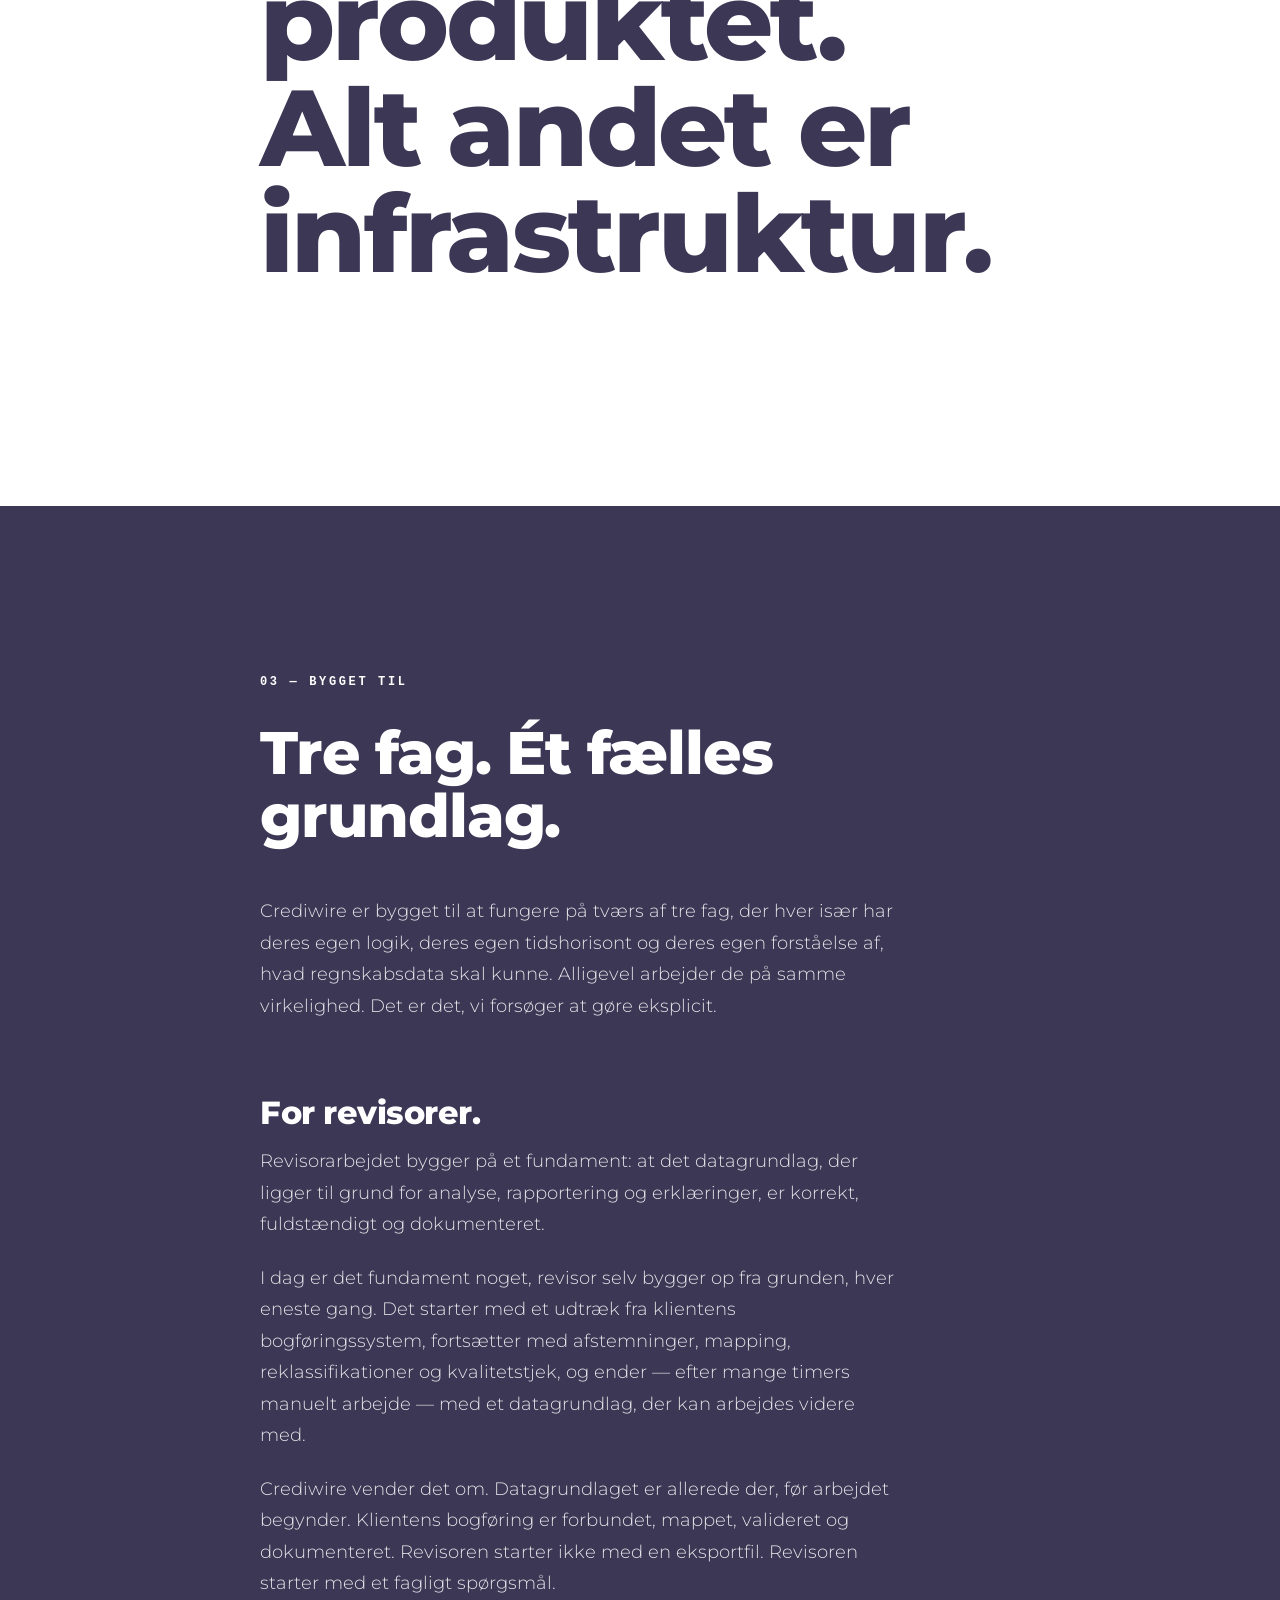
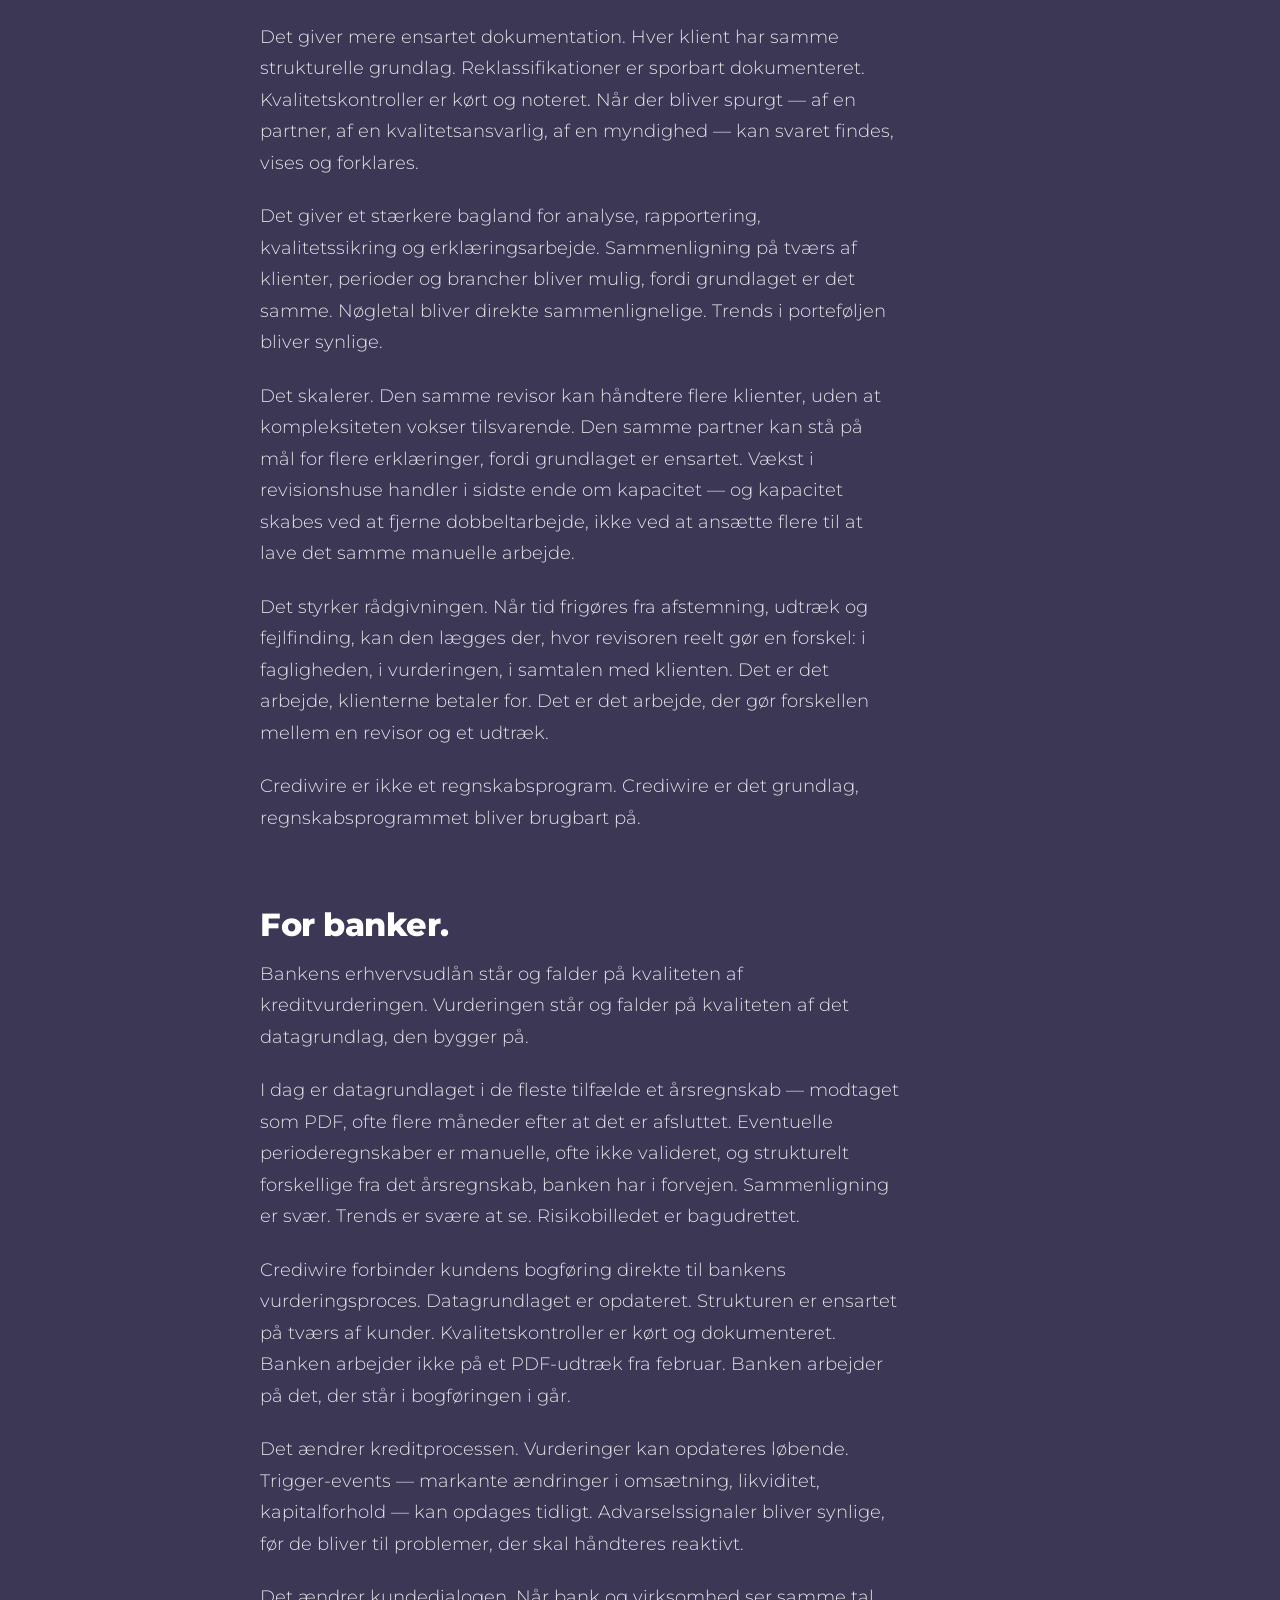
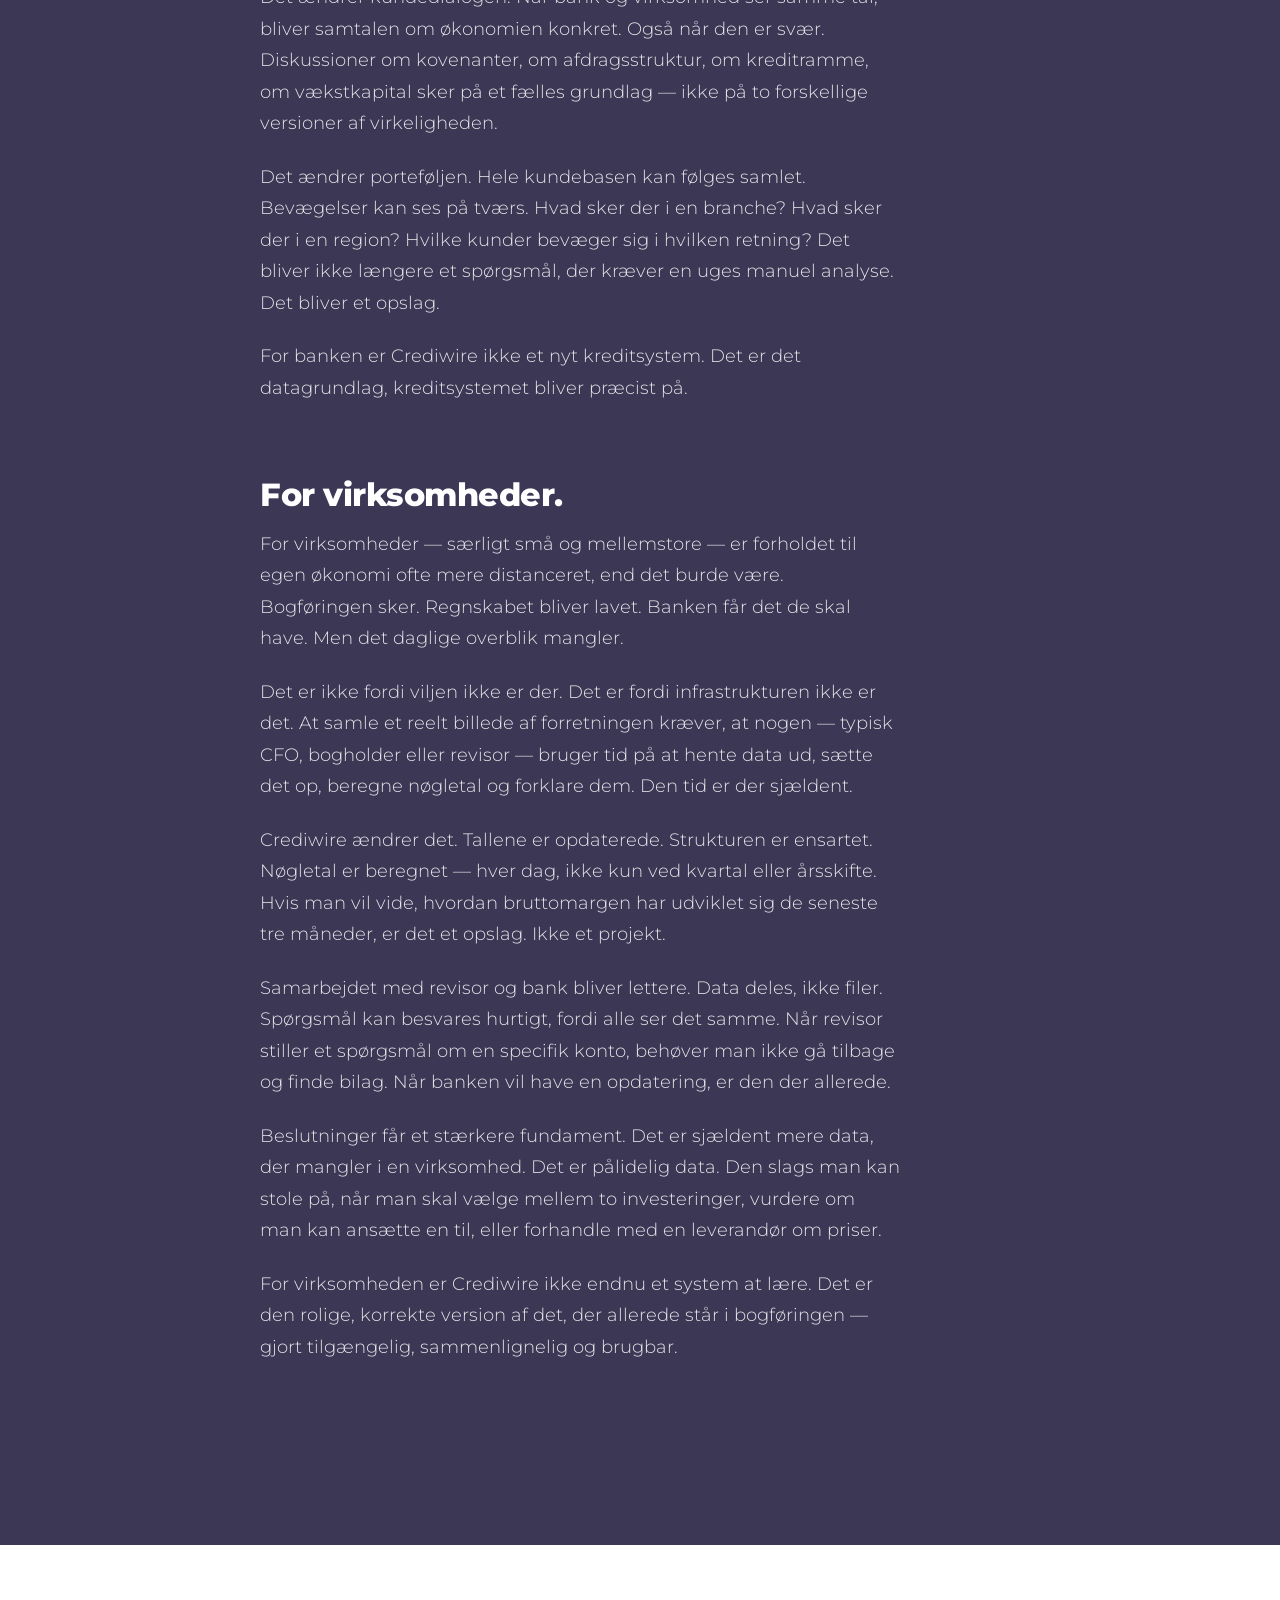
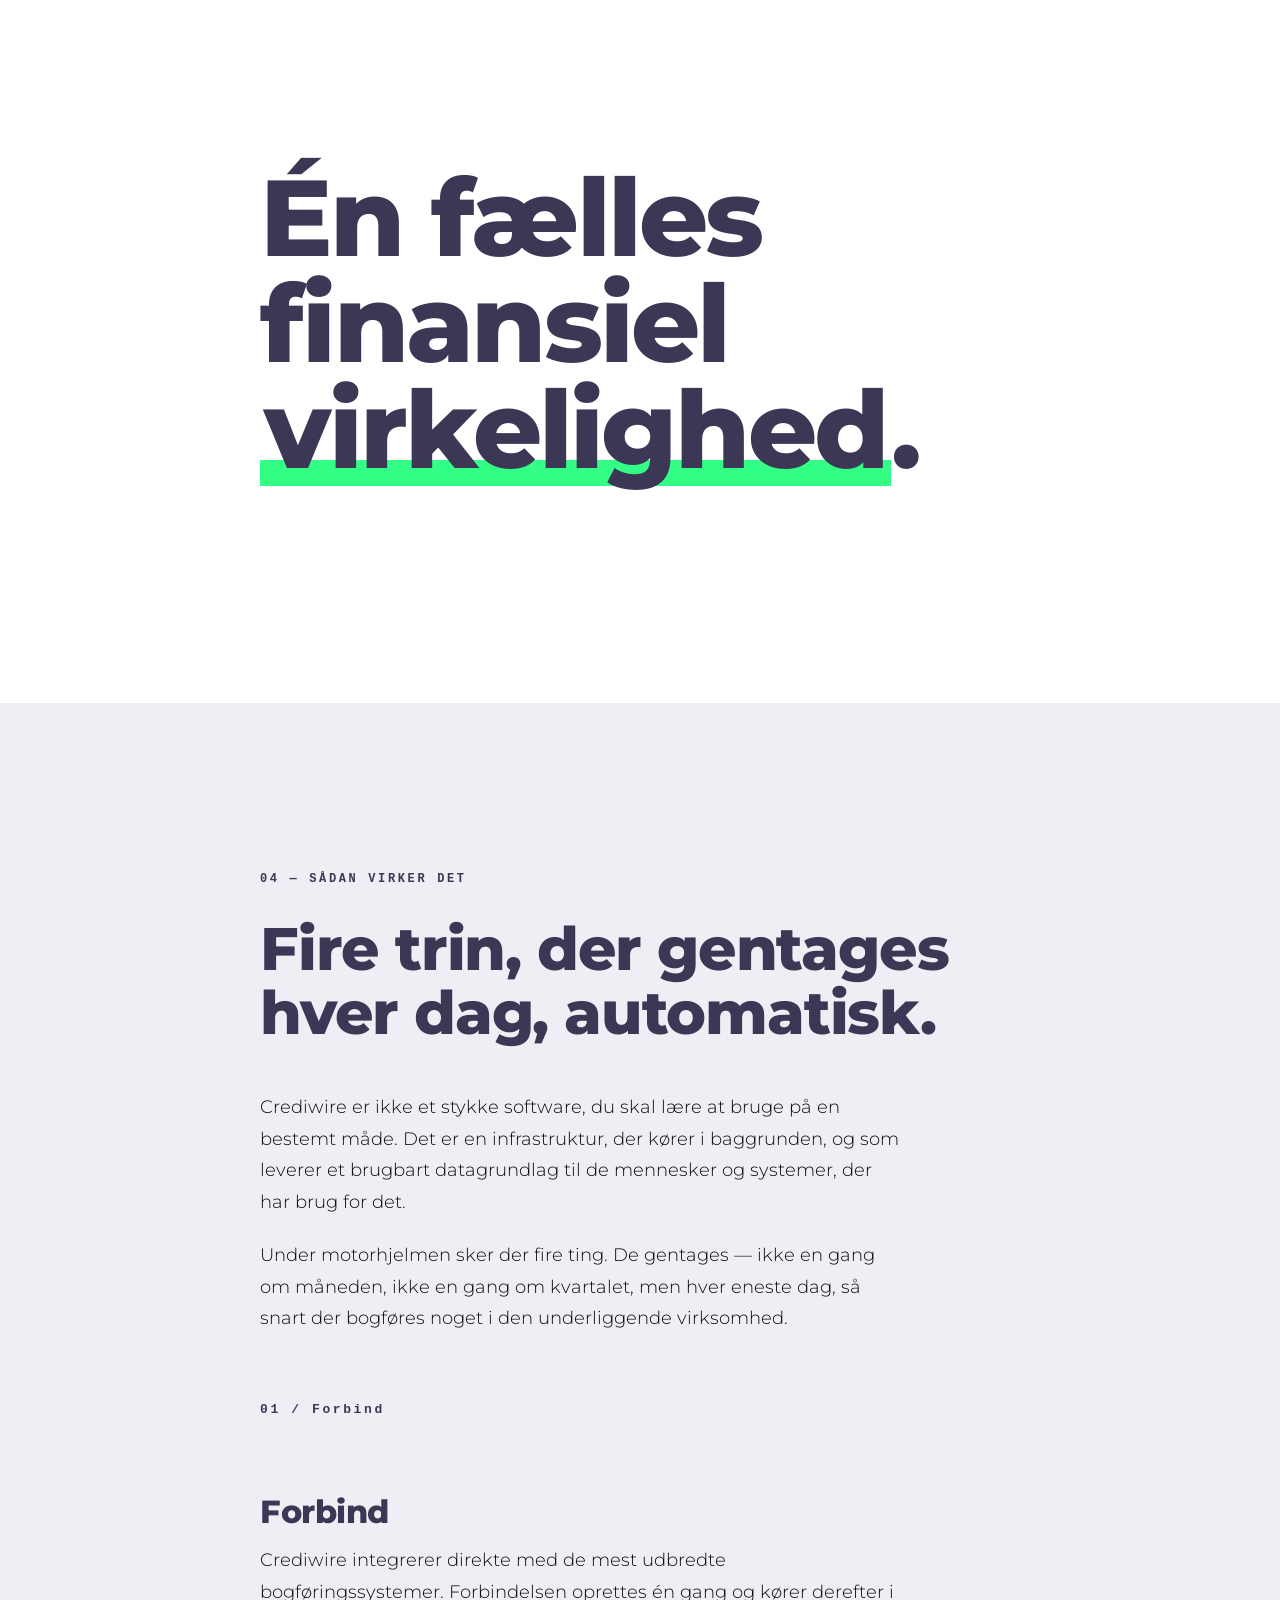
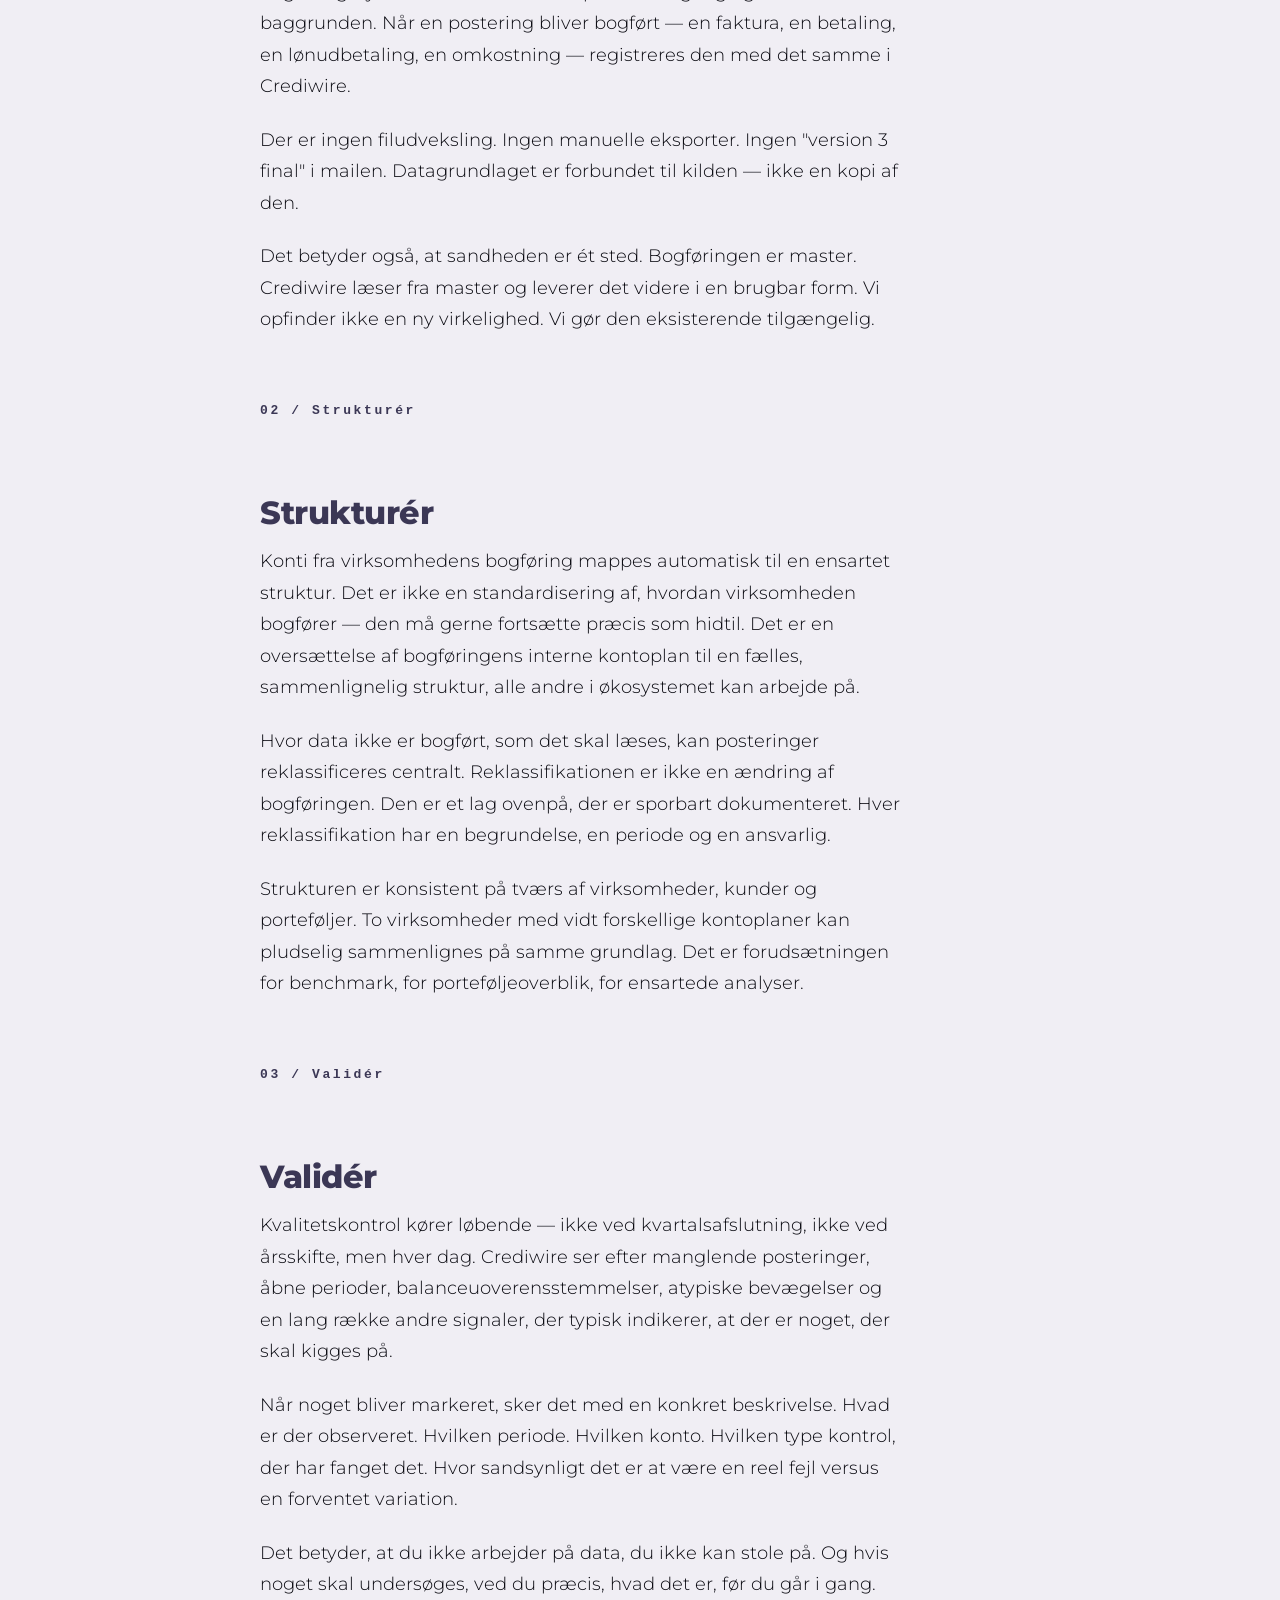
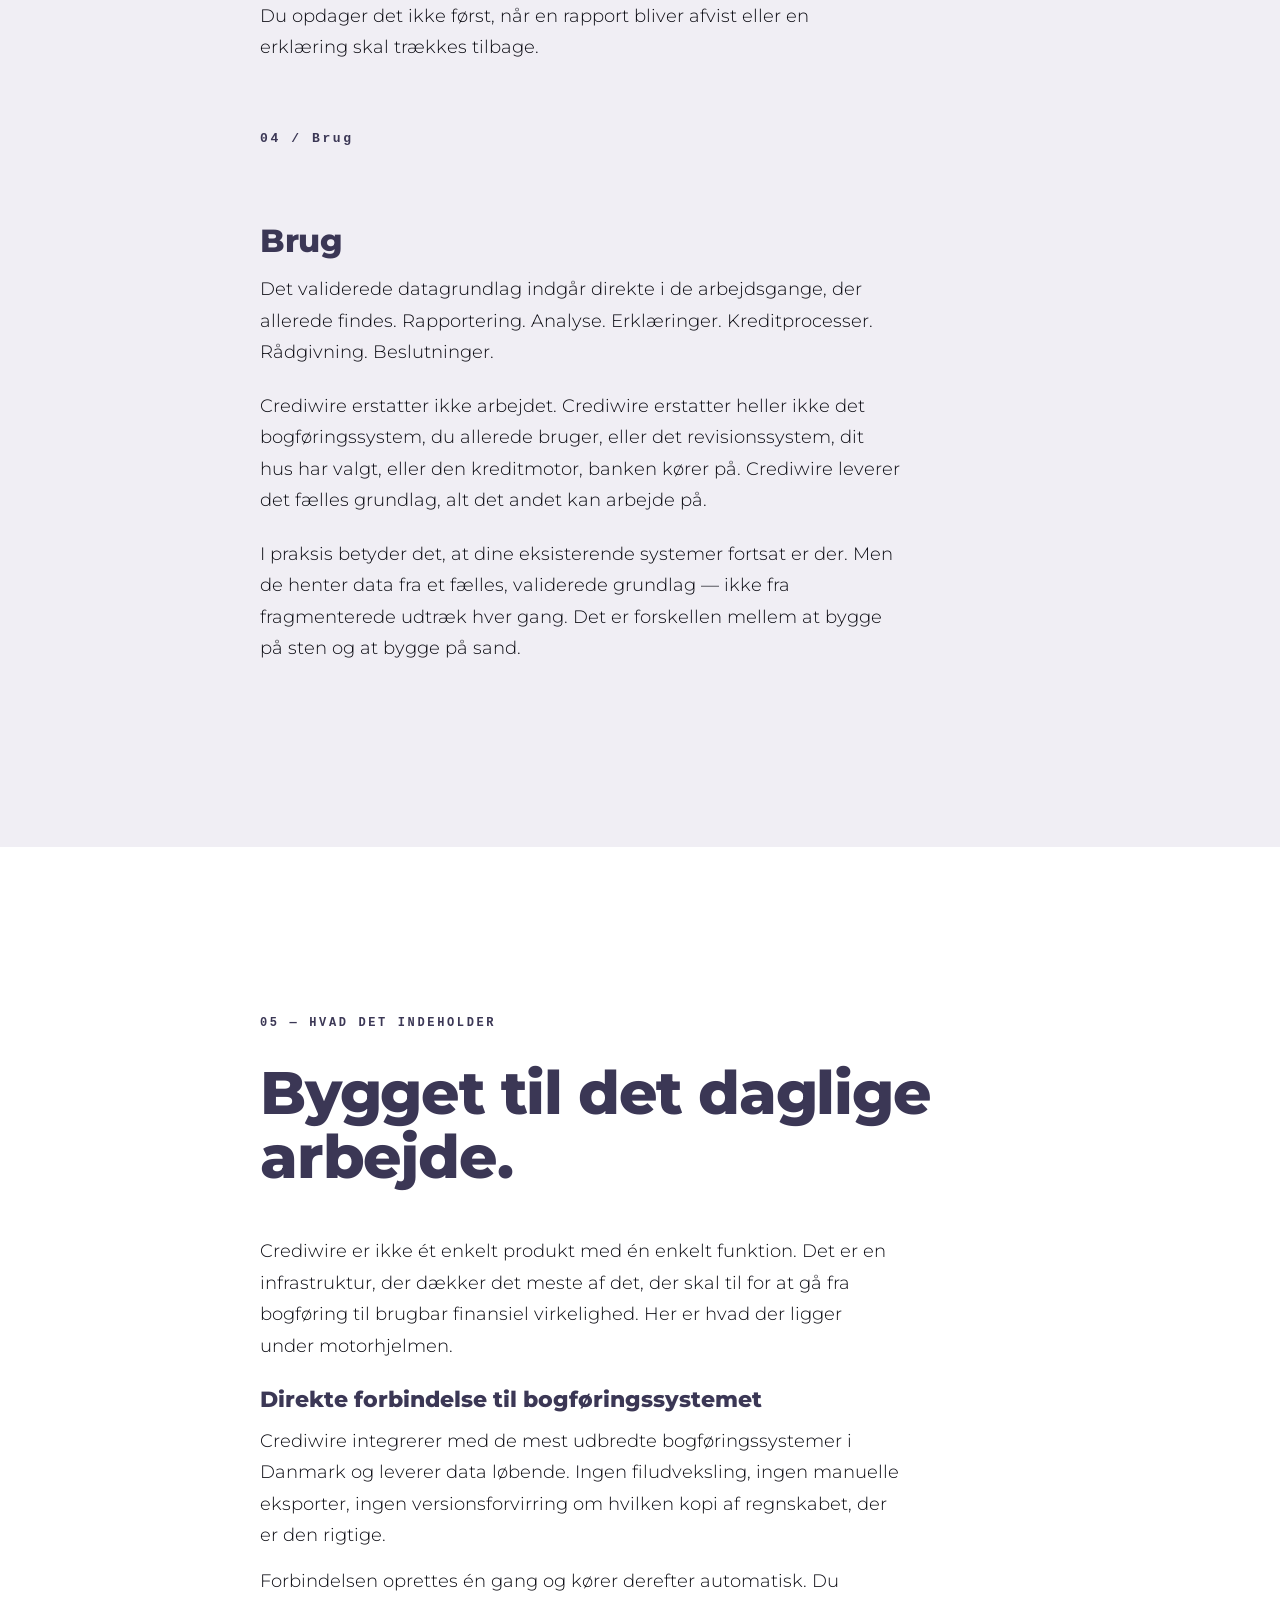
<file: versions/a-franklin.html>
<!doctype html>
<html lang="da">
  <head>
    <meta charset="utf-8">
    <meta name="viewport" content="width=device-width, initial-scale=1">
    <title>Crediwire — A / Franklin (udvidet)</title>
    <style>
      @import url("https://fonts.googleapis.com/css2?family=Montserrat:wght@300;700;800&display=swap");

      :root {
        --purple: #3B3755;
        --green: #33FF87;
        --black: #0B0B12;
        --white: #fff;
        --grey: #F0EEF4;
        --grey-border: #E2DFE9;
        --col: 760px;
      }

      * { box-sizing: border-box; }
      html { -webkit-font-smoothing: antialiased; -moz-osx-font-smoothing: grayscale; }
      body {
        margin: 0;
        background: var(--white);
        color: var(--black);
        font-family: "Montserrat", sans-serif;
        font-weight: 300;
        line-height: 1.7;
      }
      a { color: inherit; text-decoration-color: currentColor; text-underline-offset: 0.2em; }

      /* Header */
      .site-header {
        position: sticky; top: 0; z-index: 10;
        background: var(--purple);
        color: var(--white);
        padding: 56px max(20px, calc((100vw - var(--col)) / 2));
        display: flex; align-items: center; justify-content: space-between; gap: 16px;
      }
      .logo img { display: block; max-width: 240px; max-height: 48px; height: auto; width: auto; }
      .nav { display: flex; gap: 28px; align-items: center; }
      .nav a { color: var(--white); font-size: 17px; font-weight: 300; text-decoration: none; }
      .nav a:nth-child(2) { margin-left: 40px; }
      @media (min-width: 880px) {
        .site-header { padding-top: 72px; padding-bottom: 72px; }
        .logo img { max-width: 300px; max-height: 60px; }
        .nav a { font-size: 18px; }
      }

      /* Section system */
      .section { padding: 112px max(20px, calc((100vw - var(--col)) / 2)); }
      .section.grey { background: var(--grey); }
      .section.lilac { background: var(--purple); color: var(--white); }
      .section.lilac h2, .section.lilac .label, .section.lilac h3 { color: var(--white); }
      .section.lilac p { color: rgba(255,255,255,0.86); }

      .inner { max-width: var(--col); margin: 0 auto; }

      /* Mono label */
      .label {
        display: inline-block;
        margin-bottom: 28px;
        font-family: ui-monospace, "SF Mono", Menlo, monospace;
        font-size: 12px;
        font-weight: 800;
        letter-spacing: 0.22em;
        text-transform: uppercase;
        color: var(--purple);
      }

      /* Hero */
      .section.hero { padding-top: 64px; padding-bottom: 0; }
      .hero h1 {
        margin: 0 0 48px;
        font-size: 52px;
        font-weight: 800;
        line-height: 0.98;
        letter-spacing: -0.025em;
      }
      .hero .lead {
        font-size: 21px;
        font-weight: 300;
        line-height: 1.45;
        margin: 0 0 22px;
      }
      .hi {
        background-image: linear-gradient(to top, transparent 0.08em, var(--green) 0.08em, var(--green) 0.32em, transparent 0.32em);
        padding: 0 0.04em;
      }

      /* Tile grid — for arbejdsgange listen */
      .tile-grid {
        display: grid;
        grid-template-columns: 1fr 1fr;
        gap: 10px;
        margin: 36px 0 36px;
      }
      .tile {
        padding: 24px 20px;
        background:
          linear-gradient(135deg, rgba(59,55,85,0.04) 0%, rgba(51,255,135,0.10) 100%),
          #FAF8FC;
        color: var(--purple);
        font-size: 15px;
        font-weight: 800;
        letter-spacing: -0.005em;
        line-height: 1.3;
        border: 1px solid rgba(59,55,85,0.08);
        border-radius: 18px;
        box-shadow: 0 1px 0 rgba(255,255,255,0.6) inset;
      }
      @media (min-width: 720px) {
        .tile-grid { grid-template-columns: 1fr 1fr 1fr 1fr; gap: 12px; }
        .tile { padding: 30px 22px; font-size: 16px; border-radius: 20px; }
      }
      @media (min-width: 880px) {
        .tile-grid { margin: 56px 0 56px; gap: 14px; }
        .tile { padding: 36px 26px; font-size: 18px; border-radius: 22px; }
      }

      /* Section headlines */
      .section h2 {
        margin: 0 0 36px;
        color: var(--purple);
        font-size: 40px;
        font-weight: 800;
        line-height: 1.06;
        letter-spacing: -0.02em;
      }
      .section p {
        font-size: 17px;
        line-height: 1.75;
        margin: 0 0 22px;
        max-width: 640px;
      }
      .section p.spaced { margin-bottom: 30px; }

      .section h3 {
        margin: 56px 0 14px;
        font-size: 24px;
        font-weight: 800;
        line-height: 1.2;
        letter-spacing: -0.015em;
        color: var(--purple);
      }

      .section h4 {
        margin: 40px 0 10px;
        font-size: 19px;
        font-weight: 800;
        line-height: 1.25;
        color: var(--purple);
      }

      .section.lilac h3, .section.lilac h4 { color: var(--white); }

      /* Statement — manifest moment */
      .stat-wrap { padding: 160px max(20px, calc((100vw - var(--col)) / 2)); }
      .stat {
        max-width: 1200px;
        margin: 0 auto;
        font-size: 56px;
        font-weight: 800;
        line-height: 1.0;
        letter-spacing: -0.025em;
        color: var(--purple);
      }

      /* Step number */
      .step-num {
        display: block;
        margin: 64px 0 6px;
        font-family: ui-monospace, "SF Mono", Menlo, monospace;
        font-size: 13px;
        font-weight: 800;
        letter-spacing: 0.2em;
        color: var(--purple);
      }
      .step-num + h3 { margin-top: 0; }

      /* Feature block */
      .feature {
        padding-top: 32px;
        border-top: 1px solid var(--grey-border);
        margin-top: 32px;
      }
      .feature:first-of-type { border-top: 0; padding-top: 0; margin-top: 24px; }
      .feature h4 { margin: 0 0 12px; }
      .feature p { margin-bottom: 14px; }
      .feature p:last-child { margin-bottom: 0; }

      /* CTA */
      .cta { padding-top: 120px; padding-bottom: 140px; }
      .cta h2 { font-size: 48px; line-height: 1.02; letter-spacing: -0.025em; margin-bottom: 22px; }
      .cta p { font-size: 18px; margin-bottom: 18px; }
      .cta a.contact { display: inline-block; margin-top: 12px; padding: 16px 28px; background: var(--purple); color: var(--white); text-decoration: none; font-size: 15px; font-weight: 800; letter-spacing: 0.05em; }
      .cta a.contact:hover { background: var(--black); }

      /* Footer */
      .site-footer {
        background: var(--purple);
        color: var(--white);
        padding: 64px max(20px, calc((100vw - var(--col)) / 2));
      }
      .site-footer .grid { max-width: var(--col); margin: 0 auto; display: grid; gap: 32px; }
      .site-footer p, .site-footer a { font-size: 14px; line-height: 1.5; color: var(--white); }
      .site-footer .info p { margin: 0 0 6px; }
      .site-footer nav { display: flex; flex-direction: column; gap: 10px; }
      .site-footer a { text-decoration-color: rgba(255,255,255,0.5); }

      @media (min-width: 720px) {
        .site-footer .grid { grid-template-columns: 1fr 1fr; }
      }

      @media (min-width: 880px) {
        .section.hero { padding-top: 96px; }
        .hero h1 { font-size: 92px; line-height: 0.96; }
        .hero .lead { font-size: 25px; }
        .section { padding: 160px max(20px, calc((100vw - var(--col)) / 2)); }
        .section h2 { font-size: 60px; margin-bottom: 48px; }
        .section h3 { font-size: 32px; margin-top: 72px; }
        .section h4 { font-size: 22px; }
        .section p { font-size: 18px; }
        .stat-wrap { padding: 220px max(20px, calc((100vw - var(--col)) / 2)); }
        .stat { font-size: 108px; line-height: 0.98; }
        .cta h2 { font-size: 80px; }
      }
    </style>
  </head>
  <body>
    <header class="site-header">
      <a class="logo" href="../index.html" aria-label="Crediwire">
        <img src="../CW_logo_hvid_rgb.png" alt="">
      </a>
      <nav class="nav">
        <a href="#kontakt">Kontakt</a>
        <a href="https://app.crediwire.com/login">Log ind</a>
        <a href="https://app.crediwire.com/register">Registrér</a>
      </nav>
    </header>

    <!-- HERO -->
    <section class="section hero">
      <div class="inner">
        <span class="label">Finansiel infrastruktur</span>
        <h1>Finansiel infrastruktur til revisorer, banker og virksomheder.</h1>
        <p class="lead">Crediwire leverer live regnskabsdata, struktureret, <span class="hi">valideret</span> og dokumenteret.</p>

        <div class="tile-grid">
          <div class="tile">Årsrapporter</div>
          <div class="tile">Assistanceerklæringer</div>
          <div class="tile">Dataanalyse</div>
          <div class="tile">Rapportering</div>
          <div class="tile">Kreditprocesser</div>
          <div class="tile">Connected clients</div>
          <div class="tile">Porteføljeoverblik</div>
          <div class="tile">Benchmark</div>
        </div>

        <p class="lead">Og andre finansielle arbejdsgange — alle på samme datagrundlag.</p>
        <p class="lead">Én fælles finansiel virkelighed.</p>
        <p class="lead">Bygget til det daglige arbejde, der allerede finder sted. Bare på et stærkere grundlag.</p>
      </div>
    </section>

    <!-- STATEMENT 1 -->
    <div class="stat-wrap">
      <p class="stat">Vi sælger ikke data.<br>Vi sælger tillid.</p>
    </div>

    <!-- 01 — I DAG -->
    <section class="section grey">
      <div class="inner">
        <span class="label">01 — I dag</span>
        <h2>Filer i mail. Excel-versioner med uklar herkomst. Tal fra sidste kvartal.</h2>

        <p>Den finansielle dagligdag er fragmenteret. Det er ikke en provokation. Det er en observation, der gentager sig på tværs af de organisationer, vi taler med.</p>

        <p>Revisorer bruger uger på at trække data ud af klienternes bogføringssystemer. Eksportere. Mappe konti til en intern struktur. Stemme af. Identificere fejl. Bede klienten om opklaringer. Vente på svar. Lave det igen.</p>

        <p>Det reelle revisionsarbejde — det faglige, det vurderende, det rådgivende — kommer først, når dataarbejdet er ovre. Og dataarbejdet er aldrig helt ovre.</p>

        <p>Banker står over for samme problem fra den anden side. En kreditbeslutning kræver et opdateret billede af kundens økonomi. I praksis bliver den taget på baggrund af et regnskab, der er to til seks måneder gammelt. Eventuelle perioderegnskaber er manuelle, ikke valideret, og ofte i et format, der ikke kan sammenlignes med tidligere data eller med andre kunder i porteføljen.</p>

        <p>Virksomhederne selv — særligt små og mellemstore — sidder med et bogføringssystem, en revisor, en bank, en CFO eller en bogholder, og fire forskellige forståelser af, hvad tallene faktisk siger. Når der skal træffes en beslutning — en investering, en ansættelse, en udvidelse, en omkostningsbesparelse — er det sjældent klart, hvilket tal der skal bruges.</p>

        <p>Alt det her sker, selvom data findes. Data er bogført. Data er sendt. Data er gemt. Data er sågar tilgængelig via API i de fleste systemer. Den er bare ikke brugbar.</p>

        <p>Den er ikke struktureret. Den er ikke valideret. Den er ikke sammenlignelig på tværs. Den er ikke dokumenteret på den måde, der skal til, før den kan indgå i et stykke fagligt arbejde, en kreditvurdering, en beslutning.</p>

        <p>Resultatet er manuelt arbejde. Mistede uger. Genberegninger. Versioner. Tab af tillid mellem aktørerne. Og en daglig følelse af, at meget tid bliver brugt på det forkerte.</p>

        <p>Det er ikke et softwareproblem. Det er et infrastrukturproblem.</p>
      </div>
    </section>

    <!-- 02 — MED CREDIWIRE -->
    <section class="section">
      <div class="inner">
        <span class="label">02 — Med Crediwire</span>
        <h2>Levende regnskabsdata. Delt af alle, der har brug for dem.</h2>

        <p>Forestil dig, at regnskabet ikke er en fil, der bliver sendt frem og tilbage. Men en levende virkelighed, alle parter har adgang til.</p>

        <p>Bogføres en postering i virksomhedens system, ved Crediwire det. Datagrundlaget opdateres med det samme. Strukturen er allerede mappet til en ensartet kontoplan. Reklassifikationer er dokumenteret. Kvalitetskontroller er kørt og bestået — eller markeret med præcis beskrivelse af, hvad der mangler, og hvorfor.</p>

        <p>Revisor ser ikke et udtræk. Revisor ser en levende virksomhed. Det er det samme grundlag, der ligger til grund for analyse, rapportering og erklæringer.</p>

        <p>Banken ser ikke et regnskab fra sidste kvartal. Banken ser et opdateret billede af kundens økonomi, struktureret på samme måde som alle andre kunder i porteføljen. Kreditbeslutninger kan bygges på data, der reelt afspejler virkeligheden — ikke et øjebliksbillede fra et halvt år tilbage.</p>

        <p>Virksomhedens ledelse ser ikke fire forskellige tal. De ser ét tal — det samme, som revisor og bank ser. Når der skal træffes en beslutning, er den ikke en gætteleg.</p>

        <p>Det er ikke en fremtidsvision. Det er det, Crediwire leverer.</p>

        <p>Vi kalder det finansiel infrastruktur, fordi det er det, det er. Infrastruktur er det grundlag, andet arbejde står på. Det er ikke selve arbejdet — det er det, der gør arbejdet muligt. På samme måde som veje gør transport muligt, eller som strømnet gør elektrificering muligt, gør Crediwire moderne finansielt arbejde muligt.</p>

        <p>Når det grundlag er på plads, kan alt det interessante arbejde ske ovenpå. Analyser. Rapporter. Erklæringer. Beslutninger. Rådgivning. Kreditvurdering. Det er dér, mennesker bruger deres faglighed. Det er dér, værdien faktisk skabes.</p>

        <p>Vores opgave er at sørge for, at det grundlag, de står på, er stærkt nok.</p>
      </div>
    </section>

    <!-- STATEMENT 2 -->
    <div class="stat-wrap">
      <p class="stat">Tillid er produktet.<br>Alt andet er infrastruktur.</p>
    </div>

    <!-- 03 — BYGGET TIL (LILAC moment) -->
    <section class="section lilac">
      <div class="inner">
        <span class="label">03 — Bygget til</span>
        <h2>Tre fag. Ét fælles grundlag.</h2>

        <p>Crediwire er bygget til at fungere på tværs af tre fag, der hver især har deres egen logik, deres egen tidshorisont og deres egen forståelse af, hvad regnskabsdata skal kunne. Alligevel arbejder de på samme virkelighed. Det er det, vi forsøger at gøre eksplicit.</p>

        <h3>For revisorer.</h3>

        <p>Revisorarbejdet bygger på et fundament: at det datagrundlag, der ligger til grund for analyse, rapportering og erklæringer, er korrekt, fuldstændigt og dokumenteret.</p>

        <p>I dag er det fundament noget, revisor selv bygger op fra grunden, hver eneste gang. Det starter med et udtræk fra klientens bogføringssystem, fortsætter med afstemninger, mapping, reklassifikationer og kvalitetstjek, og ender — efter mange timers manuelt arbejde — med et datagrundlag, der kan arbejdes videre med.</p>

        <p>Crediwire vender det om. Datagrundlaget er allerede der, før arbejdet begynder. Klientens bogføring er forbundet, mappet, valideret og dokumenteret. Revisoren starter ikke med en eksportfil. Revisoren starter med et fagligt spørgsmål.</p>

        <p>Det giver mere ensartet dokumentation. Hver klient har samme strukturelle grundlag. Reklassifikationer er sporbart dokumenteret. Kvalitetskontroller er kørt og noteret. Når der bliver spurgt — af en partner, af en kvalitetsansvarlig, af en myndighed — kan svaret findes, vises og forklares.</p>

        <p>Det giver et stærkere bagland for analyse, rapportering, kvalitetssikring og erklæringsarbejde. Sammenligning på tværs af klienter, perioder og brancher bliver mulig, fordi grundlaget er det samme. Nøgletal bliver direkte sammenlignelige. Trends i porteføljen bliver synlige.</p>

        <p>Det skalerer. Den samme revisor kan håndtere flere klienter, uden at kompleksiteten vokser tilsvarende. Den samme partner kan stå på mål for flere erklæringer, fordi grundlaget er ensartet. Vækst i revisionshuse handler i sidste ende om kapacitet — og kapacitet skabes ved at fjerne dobbeltarbejde, ikke ved at ansætte flere til at lave det samme manuelle arbejde.</p>

        <p>Det styrker rådgivningen. Når tid frigøres fra afstemning, udtræk og fejlfinding, kan den lægges der, hvor revisoren reelt gør en forskel: i fagligheden, i vurderingen, i samtalen med klienten. Det er det arbejde, klienterne betaler for. Det er det arbejde, der gør forskellen mellem en revisor og et udtræk.</p>

        <p>Crediwire er ikke et regnskabsprogram. Crediwire er det grundlag, regnskabsprogrammet bliver brugbart på.</p>

        <h3>For banker.</h3>

        <p>Bankens erhvervsudlån står og falder på kvaliteten af kreditvurderingen. Vurderingen står og falder på kvaliteten af det datagrundlag, den bygger på.</p>

        <p>I dag er datagrundlaget i de fleste tilfælde et årsregnskab — modtaget som PDF, ofte flere måneder efter at det er afsluttet. Eventuelle perioderegnskaber er manuelle, ofte ikke valideret, og strukturelt forskellige fra det årsregnskab, banken har i forvejen. Sammenligning er svær. Trends er svære at se. Risikobilledet er bagudrettet.</p>

        <p>Crediwire forbinder kundens bogføring direkte til bankens vurderingsproces. Datagrundlaget er opdateret. Strukturen er ensartet på tværs af kunder. Kvalitetskontroller er kørt og dokumenteret. Banken arbejder ikke på et PDF-udtræk fra februar. Banken arbejder på det, der står i bogføringen i går.</p>

        <p>Det ændrer kreditprocessen. Vurderinger kan opdateres løbende. Trigger-events — markante ændringer i omsætning, likviditet, kapitalforhold — kan opdages tidligt. Advarselssignaler bliver synlige, før de bliver til problemer, der skal håndteres reaktivt.</p>

        <p>Det ændrer kundedialogen. Når bank og virksomhed ser samme tal, bliver samtalen om økonomien konkret. Også når den er svær. Diskussioner om kovenanter, om afdragsstruktur, om kreditramme, om vækstkapital sker på et fælles grundlag — ikke på to forskellige versioner af virkeligheden.</p>

        <p>Det ændrer porteføljen. Hele kundebasen kan følges samlet. Bevægelser kan ses på tværs. Hvad sker der i en branche? Hvad sker der i en region? Hvilke kunder bevæger sig i hvilken retning? Det bliver ikke længere et spørgsmål, der kræver en uges manuel analyse. Det bliver et opslag.</p>

        <p>For banken er Crediwire ikke et nyt kreditsystem. Det er det datagrundlag, kreditsystemet bliver præcist på.</p>

        <h3>For virksomheder.</h3>

        <p>For virksomheder — særligt små og mellemstore — er forholdet til egen økonomi ofte mere distanceret, end det burde være. Bogføringen sker. Regnskabet bliver lavet. Banken får det de skal have. Men det daglige overblik mangler.</p>

        <p>Det er ikke fordi viljen ikke er der. Det er fordi infrastrukturen ikke er det. At samle et reelt billede af forretningen kræver, at nogen — typisk CFO, bogholder eller revisor — bruger tid på at hente data ud, sætte det op, beregne nøgletal og forklare dem. Den tid er der sjældent.</p>

        <p>Crediwire ændrer det. Tallene er opdaterede. Strukturen er ensartet. Nøgletal er beregnet — hver dag, ikke kun ved kvartal eller årsskifte. Hvis man vil vide, hvordan bruttomargen har udviklet sig de seneste tre måneder, er det et opslag. Ikke et projekt.</p>

        <p>Samarbejdet med revisor og bank bliver lettere. Data deles, ikke filer. Spørgsmål kan besvares hurtigt, fordi alle ser det samme. Når revisor stiller et spørgsmål om en specifik konto, behøver man ikke gå tilbage og finde bilag. Når banken vil have en opdatering, er den der allerede.</p>

        <p>Beslutninger får et stærkere fundament. Det er sjældent mere data, der mangler i en virksomhed. Det er pålidelig data. Den slags man kan stole på, når man skal vælge mellem to investeringer, vurdere om man kan ansætte en til, eller forhandle med en leverandør om priser.</p>

        <p>For virksomheden er Crediwire ikke endnu et system at lære. Det er den rolige, korrekte version af det, der allerede står i bogføringen — gjort tilgængelig, sammenlignelig og brugbar.</p>
      </div>
    </section>

    <!-- STATEMENT 3 -->
    <div class="stat-wrap">
      <p class="stat">Én fælles<br>finansiel <span class="hi">virkelighed</span>.</p>
    </div>

    <!-- 04 — SÅDAN VIRKER DET -->
    <section class="section grey">
      <div class="inner">
        <span class="label">04 — Sådan virker det</span>
        <h2>Fire trin, der gentages hver dag, automatisk.</h2>

        <p>Crediwire er ikke et stykke software, du skal lære at bruge på en bestemt måde. Det er en infrastruktur, der kører i baggrunden, og som leverer et brugbart datagrundlag til de mennesker og systemer, der har brug for det.</p>

        <p>Under motorhjelmen sker der fire ting. De gentages — ikke en gang om måneden, ikke en gang om kvartalet, men hver eneste dag, så snart der bogføres noget i den underliggende virksomhed.</p>

        <span class="step-num">01 / Forbind</span>
        <h3>Forbind</h3>
        <p>Crediwire integrerer direkte med de mest udbredte bogføringssystemer. Forbindelsen oprettes én gang og kører derefter i baggrunden. Når en postering bliver bogført — en faktura, en betaling, en lønudbetaling, en omkostning — registreres den med det samme i Crediwire.</p>
        <p>Der er ingen filudveksling. Ingen manuelle eksporter. Ingen "version 3 final" i mailen. Datagrundlaget er forbundet til kilden — ikke en kopi af den.</p>
        <p>Det betyder også, at sandheden er ét sted. Bogføringen er master. Crediwire læser fra master og leverer det videre i en brugbar form. Vi opfinder ikke en ny virkelighed. Vi gør den eksisterende tilgængelig.</p>

        <span class="step-num">02 / Strukturér</span>
        <h3>Strukturér</h3>
        <p>Konti fra virksomhedens bogføring mappes automatisk til en ensartet struktur. Det er ikke en standardisering af, hvordan virksomheden bogfører — den må gerne fortsætte præcis som hidtil. Det er en oversættelse af bogføringens interne kontoplan til en fælles, sammenlignelig struktur, alle andre i økosystemet kan arbejde på.</p>
        <p>Hvor data ikke er bogført, som det skal læses, kan posteringer reklassificeres centralt. Reklassifikationen er ikke en ændring af bogføringen. Den er et lag ovenpå, der er sporbart dokumenteret. Hver reklassifikation har en begrundelse, en periode og en ansvarlig.</p>
        <p>Strukturen er konsistent på tværs af virksomheder, kunder og porteføljer. To virksomheder med vidt forskellige kontoplaner kan pludselig sammenlignes på samme grundlag. Det er forudsætningen for benchmark, for porteføljeoverblik, for ensartede analyser.</p>

        <span class="step-num">03 / Validér</span>
        <h3>Validér</h3>
        <p>Kvalitetskontrol kører løbende — ikke ved kvartalsafslutning, ikke ved årsskifte, men hver dag. Crediwire ser efter manglende posteringer, åbne perioder, balanceuoverensstemmelser, atypiske bevægelser og en lang række andre signaler, der typisk indikerer, at der er noget, der skal kigges på.</p>
        <p>Når noget bliver markeret, sker det med en konkret beskrivelse. Hvad er der observeret. Hvilken periode. Hvilken konto. Hvilken type kontrol, der har fanget det. Hvor sandsynligt det er at være en reel fejl versus en forventet variation.</p>
        <p>Det betyder, at du ikke arbejder på data, du ikke kan stole på. Og hvis noget skal undersøges, ved du præcis, hvad det er, før du går i gang. Du opdager det ikke først, når en rapport bliver afvist eller en erklæring skal trækkes tilbage.</p>

        <span class="step-num">04 / Brug</span>
        <h3>Brug</h3>
        <p>Det validerede datagrundlag indgår direkte i de arbejdsgange, der allerede findes. Rapportering. Analyse. Erklæringer. Kreditprocesser. Rådgivning. Beslutninger.</p>
        <p>Crediwire erstatter ikke arbejdet. Crediwire erstatter heller ikke det bogføringssystem, du allerede bruger, eller det revisionssystem, dit hus har valgt, eller den kreditmotor, banken kører på. Crediwire leverer det fælles grundlag, alt det andet kan arbejde på.</p>
        <p>I praksis betyder det, at dine eksisterende systemer fortsat er der. Men de henter data fra et fælles, validerede grundlag — ikke fra fragmenterede udtræk hver gang. Det er forskellen mellem at bygge på sten og at bygge på sand.</p>
      </div>
    </section>

    <!-- 05 — INDHOLD -->
    <section class="section">
      <div class="inner">
        <span class="label">05 — Hvad det indeholder</span>
        <h2>Bygget til det daglige arbejde.</h2>

        <p>Crediwire er ikke ét enkelt produkt med én enkelt funktion. Det er en infrastruktur, der dækker det meste af det, der skal til for at gå fra bogføring til brugbar finansiel virkelighed. Her er hvad der ligger under motorhjelmen.</p>

        <div class="feature">
          <h4>Direkte forbindelse til bogføringssystemet</h4>
          <p>Crediwire integrerer med de mest udbredte bogføringssystemer i Danmark og leverer data løbende. Ingen filudveksling, ingen manuelle eksporter, ingen versionsforvirring om hvilken kopi af regnskabet, der er den rigtige.</p>
          <p>Forbindelsen oprettes én gang og kører derefter automatisk. Du behøver ikke gøre noget hver gang, der er bogført noget nyt. Det sker af sig selv.</p>
        </div>

        <div class="feature">
          <h4>Automatisk mapping</h4>
          <p>Konti fra virksomhedens bogføring mappes automatisk til en ensartet struktur. Det betyder, at to virksomheder med vidt forskellige kontoplaner kan sammenlignes, vurderes og rapporteres på samme grundlag.</p>
          <p>Mappingen er ikke statisk. Når der kommer nye konti til, foreslår Crediwire en mapping baseret på mønstre fra tidligere data. Brugeren kan acceptere eller justere. Mappingen forbedres over tid.</p>
        </div>

        <div class="feature">
          <h4>Reklassifikation</h4>
          <p>Hvor data ikke er bogført, som det skal læses i en bestemt sammenhæng, kan posteringer reklassificeres centralt. Reklassifikationen følger datagrundlaget og er sporbart dokumenteret.</p>
          <p>Det betyder, at en revisor kan reklassificere en omkostning til en anden gruppering uden at ændre på selve bogføringen. Og at samme reklassifikation kan vises og forklares ved senere lejlighed — også om et halvt år, når sammenhængen er glemt.</p>
        </div>

        <div class="feature">
          <h4>Kvalitetskontrol</h4>
          <p>Crediwire kører løbende kontroller på datagrundlaget. Manglende posteringer, åbne perioder, balanceuoverensstemmelser, atypiske bevægelser og en lang række andre signaler bliver fanget tidligt.</p>
          <p>Når en kontrol markerer noget, sker det med konkret beskrivelse: hvilken periode, hvilken konto, hvilken type signal. Det betyder, at det, der skal undersøges, er præcist defineret — og at problemer ikke først dukker op, når det er for sent.</p>
        </div>

        <div class="feature">
          <h4>Nøgletal</h4>
          <p>Centrale finansielle nøgletal beregnes på det validerede grundlag. Bruttoavance. Driftsresultat. Likviditet. Soliditet. Afkastningsgrad. Egenkapitalens forrentning. Og en lang række mere.</p>
          <p>Nøgletallene er sammenlignelige på tværs af virksomheder, perioder og porteføljer — fordi grundlaget er det samme. Det er forudsætningen for både benchmark, analyse og kreditvurdering.</p>
        </div>

        <div class="feature">
          <h4>Dokumentation</h4>
          <p>Hver beregning. Hver reklassifikation. Hver kontrol. Hver mapping-beslutning. Hver godkendelse. Alt sammen dokumenteret og sporbart.</p>
          <p>Det betyder, at du ved, hvor tallet kommer fra. Du kan vise det. Du kan stå på mål for det. Også når en revisor, en kreditansvarlig, en bestyrelse eller en myndighed spørger — også længe efter, at du selv har glemt detaljerne.</p>
        </div>

        <div class="feature">
          <h4>Årsrapporter</h4>
          <p>Crediwire understøtter arbejdet med årsrapporter, så det validerede datagrundlag flyder direkte ind i rapporteringen. Mindre afstemning. Mere kontrol. Bedre dokumentation. Færre versioner i omløb.</p>
          <p>Det betyder ikke, at årsrapporten skriver sig selv. Det betyder, at de mange timer, der typisk bruges på at få data klar til selve rapporten, kan bruges på selve rapporten i stedet.</p>
        </div>

        <div class="feature">
          <h4>Assistanceerklæringer</h4>
          <p>Assistanceerklæringer kan udarbejdes oven på datagrundlaget, så grundlag og erklæring er bundet sammen i ét gennemskueligt forløb.</p>
          <p>Det styrker både fagligheden og sporbarheden. Erklæringen står ikke alene som et færdigt dokument — den er forbundet til det datagrundlag, der ligger til grund for den, med fuld dokumentation af, hvad der er kontrolleret og hvordan.</p>
        </div>

        <div class="feature">
          <h4>Dataanalyse</h4>
          <p>Strukturerede regnskabsdata gør analyse mulig på tværs af virksomheder, brancher og perioder. Du kan stille det samme spørgsmål til mange virksomheder samtidigt og få sammenlignelige svar.</p>
          <p>Hvilke virksomheder i porteføljen har haft faldende bruttomargen tre kvartaler i træk? Hvilke har haft stigende kortfristet gæld? Hvilke afviger markant fra deres branchegennemsnit? Den slags spørgsmål bliver til opslag — ikke til projekter.</p>
        </div>

        <div class="feature">
          <h4>Rapportering</h4>
          <p>Rapporter bygger på det fælles datagrundlag. Det samme tal vises ens, uanset hvor i organisationen rapporten produceres, eller hvilken kunde den handler om.</p>
          <p>Det betyder, at uoverensstemmelser mellem rapporter — den klassiske "men det stod der ikke i sidste rapport" — ikke længere er en kilde til usikkerhed. Alt bygger på samme grundlag. Forskelle skyldes virkeligheden, ikke datafejl.</p>
        </div>

        <div class="feature">
          <h4>Kreditprocesser</h4>
          <p>For banker leverer Crediwire opdateret, dokumenteret regnskabsdata til kreditprocesser. Vurderinger bygger ikke længere på data, der er flere måneder gamle. Risikobilledet bliver mere reelt — og kan opdateres løbende.</p>
          <p>Det betyder kortere sagsbehandling, færre overraskelser sent i forløbet, og en mere dynamisk porteføljeforvaltning, hvor advarselssignaler kan opfanges tidligt og handles på, før de bliver til problemer.</p>
        </div>

        <div class="feature">
          <h4>Connected clients</h4>
          <p>Kunder, klienter og porteføljeselskaber forbindes til samme infrastruktur. Revisor, bank og virksomhed arbejder på samme datagrundlag, hver med deres egen adgang og deres eget formål — uden at sende filer frem og tilbage.</p>
          <p>Det er forudsætningen for det meste af det, der gør Crediwire værdifuldt. Når alle parter står på samme grundlag, bliver dialogen mellem dem mere konkret, mere effektiv, og mere tillidsbaseret.</p>
        </div>

        <div class="feature">
          <h4>Porteføljeoverblik</h4>
          <p>For organisationer med mange klienter eller mange virksomheder under sig samles overblikket ét sted. Du kan se status, kvalitet, frister og afvigelser på tværs af hele porteføljen — i stedet for én kunde ad gangen.</p>
          <p>Det er afgørende for revisionshuse, banker, holdingselskaber og andre, der har et fagligt eller forretningsmæssigt ansvar for flere virksomheder samtidig. Det er forskellen mellem at navigere et hus og at navigere én lejlighed.</p>
        </div>

        <div class="feature">
          <h4>Benchmark</h4>
          <p>Når data er sammenlignelig på tværs, kan virksomheder benchmarkes mod brancher og peers. Det giver kontekst til både rådgivning, kreditvurdering og virksomhedens egen forståelse af, hvor den står.</p>
          <p>Hvad er et "godt" tal? Det afhænger af branchen, størrelsen, fasen. Benchmark gør den slags vurderinger konkret. Det er ikke længere en mavefornemmelse — det er et tal på et tal.</p>
        </div>

        <div class="feature">
          <h4>Sikkerhed og datagrundlag</h4>
          <p>Crediwire behandler finansielle data og personoplysninger efter dansk og europæisk regulering. Adgange er rollebaserede. Databehandleraftaler er på plads. Krypteret transport og opbevaring følger branchestandard.</p>
          <p>Vi behandler det her som den infrastruktur, det er. Og infrastruktur, som mange aktører deler, skal man kunne stole på — ikke kun fagligt, men også sikkerhedsmæssigt, regulatorisk og driftsmæssigt.</p>
        </div>
      </div>
    </section>

    <!-- STATEMENT 4 -->
    <div class="stat-wrap">
      <p class="stat">Den største fortælling<br>er <span class="hi">kvalitet</span>.</p>
    </div>

    <!-- 06 — TRE LØFTER -->
    <section class="section grey">
      <div class="inner">
        <span class="label">06 — Tre løfter</span>
        <h2>Crediwire handler ikke først og fremmest om tid.</h2>

        <p>Tid er et resultat. Men det er ikke den største fortælling. Den største fortælling er kvalitet: bedre data, bedre processer, bedre dokumentation, bedre beslutninger.</p>

        <p>Når det grundlag er på plads, hjælper Crediwire grundlæggende med tre ting. Det er ikke marketinglove. Det er hvad organisationer typisk får ud af, at deres finansielle data bliver levende.</p>

        <h3>Øger omsætning.</h3>
        <p>Når kvalitet og kapacitet stiger, kan revisorer levere mere til flere. Banker kan vurdere flere sager med samme bemanding. Virksomheder kan handle på deres data, mens de stadig er aktuelle.</p>
        <p>For revisorer betyder det, at det samme team kan håndtere flere klienter, eller at de samme klienter kan få mere rådgivning. For banker betyder det kortere sagsbehandling og en mere proaktiv porteføljeforvaltning. For virksomheder betyder det, at en investeringsbeslutning ikke skal vente på, at regnskabet er klart — den kan tages på et opdateret grundlag, med en realtidsforståelse af, hvad der er muligt.</p>
        <p>Det er ikke vækst gennem flere produkter eller flere kunder. Det er vækst gennem bedre infrastruktur.</p>

        <h3>Reducerer omkostninger.</h3>
        <p>Når datagrundlaget er fælles, falder dobbeltarbejdet. Afstemninger, udtræk og manuelle kontroller, der ikke skaber værdi, bliver overflødige eller automatiseres.</p>
        <p>I de fleste organisationer går en stor del af det finansielle arbejde med at sikre, at data er der, hvor den skal være, og at den ser ud, som den skal. Crediwire tager den opgave på sig. Det frigør tid — ikke til at fylde med andet arbejde, men til at bruge på det arbejde, der reelt skaber værdi: fagligheden, vurderingen, samtalen, beslutningen.</p>
        <p>Det er omkostningsreduktion, der ikke kommer fra at fyre folk. Det er omkostningsreduktion, der kommer fra at lade folk gøre det, de er ansat til.</p>

        <h3>Understøtter compliance.</h3>
        <p>Når processer er ensartede og dokumenterede, bliver det let at vise, hvad der er gjort, hvorfor det er gjort, og hvordan det er gjort. Til revision. Til myndigheder. Til ledelsen. Til den, der spørger næste gang.</p>
        <p>Reguleringen af finansielt arbejde bliver ikke mindre kompliceret. Den bliver mere. ESG-rapportering. Kreditreguleringer. Skattemæssige krav til dokumentation. Nye standarder for kvalitetssikring. Crediwire er ikke et compliance-værktøj. Men det er det datagrundlag, compliance-arbejdet kan bygges på — uden at det skal genopfindes hver gang.</p>
        <p>Det er compliance som biprodukt, ikke som projekt. Det er den slags grundlag, der gør, at man kan svare uden at skulle lede.</p>
      </div>
    </section>

    <!-- 07 — TILLID -->
    <section class="section">
      <div class="inner">
        <span class="label">07 — Tillid</span>
        <h2>Finansielt arbejde handler i sidste ende om tillid.</h2>

        <p>Tillid til data. Tillid til dokumentationen. Tillid til processen. Tillid til beslutningen. Det er det, alt det andet bygger på.</p>

        <p>Uden tillid bliver data endnu en opgave. Endnu en fil, der skal tjekkes. Endnu en version, der skal afstemmes. Endnu en rapport, der skal gennemgås for fejl, før den kan bruges. Det er det daglige arbejde, der dræber organisationer.</p>

        <p>Med tillid bliver data et grundlag. Noget, beslutninger kan bygges på. Noget, samtaler kan tages udfra. Noget, faglige vurderinger kan ankres i.</p>

        <p>Tillid bygges ikke ved at markedsføre. Den bygges ved at levere et grundlag, der er korrekt, fuldstændigt og dokumenteret — gang på gang, dag efter dag, klient efter klient. Det er det, Crediwire gør.</p>

        <p>Det er derfor, vi kalder det finansiel infrastruktur. Ikke fordi det lyder stort. Men fordi det er den rette beskrivelse. Infrastruktur er det, alt andet bygger på. Det er det, der gør moderne samfund muligt. Det er det, der binder fagene sammen.</p>

        <p>Vi leverer finansiel infrastruktur. For revisorer, banker og virksomheder. For arbejde, der allerede findes. For beslutninger, der allerede tages.</p>

        <p>Bare på et stærkere grundlag.</p>
      </div>
    </section>

    <!-- STATEMENT 5 -->
    <div class="stat-wrap">
      <p class="stat">Med tillid<br>bliver data et <span class="hi">grundlag</span>.</p>
    </div>

    <!-- 08 — KONTAKT -->
    <section class="section grey cta" id="kontakt">
      <div class="inner">
        <span class="label">08 — Kontakt</span>
        <h2>Vil du se det på jeres data?</h2>
        <p>Skriv eller ring. Vi viser gerne, hvordan Crediwire ser ud i jeres arbejde — på jeres data, med jeres systemer og i jeres processer.</p>
        <p>Vi tager den fra start: hvordan datagrundlaget ser ud i dag, hvor det bryder ned, og hvordan det kan se ud, når Crediwire er på plads. Ingen lange salgsforløb. Ingen abstrakte løfter. Bare en konkret samtale om jeres virkelighed.</p>
        <a class="contact" href="mailto:info@crediwire.com">Skriv til os</a>
      </div>
    </section>

    <footer class="site-footer">
      <div class="grid">
        <div class="info">
          <p>Crediwire ApS</p>
          <p>CVR: 37264628</p>
          <p>Gothersgade 14, 1123 København K</p>
          <p><a href="mailto:info@crediwire.com">info@crediwire.com</a></p>
          <p><a href="tel:+4591540965">+45 91 54 09 65</a></p>
        </div>
        <nav>
          <a href="https://www.crediwire.dk/data-processing-agreement">Databehandleraftale</a>
          <a href="https://www.crediwire.dk/cookie-policy">Cookiepolitik</a>
          <a href="https://www.crediwire.dk/privacy-policy">Persondatapolitik</a>
          <a href="https://www.crediwire.dk/terms-and-conditions">Vilkår og betingelser</a>
        </nav>
      </div>
    </footer>
  </body>
</html>
</file>
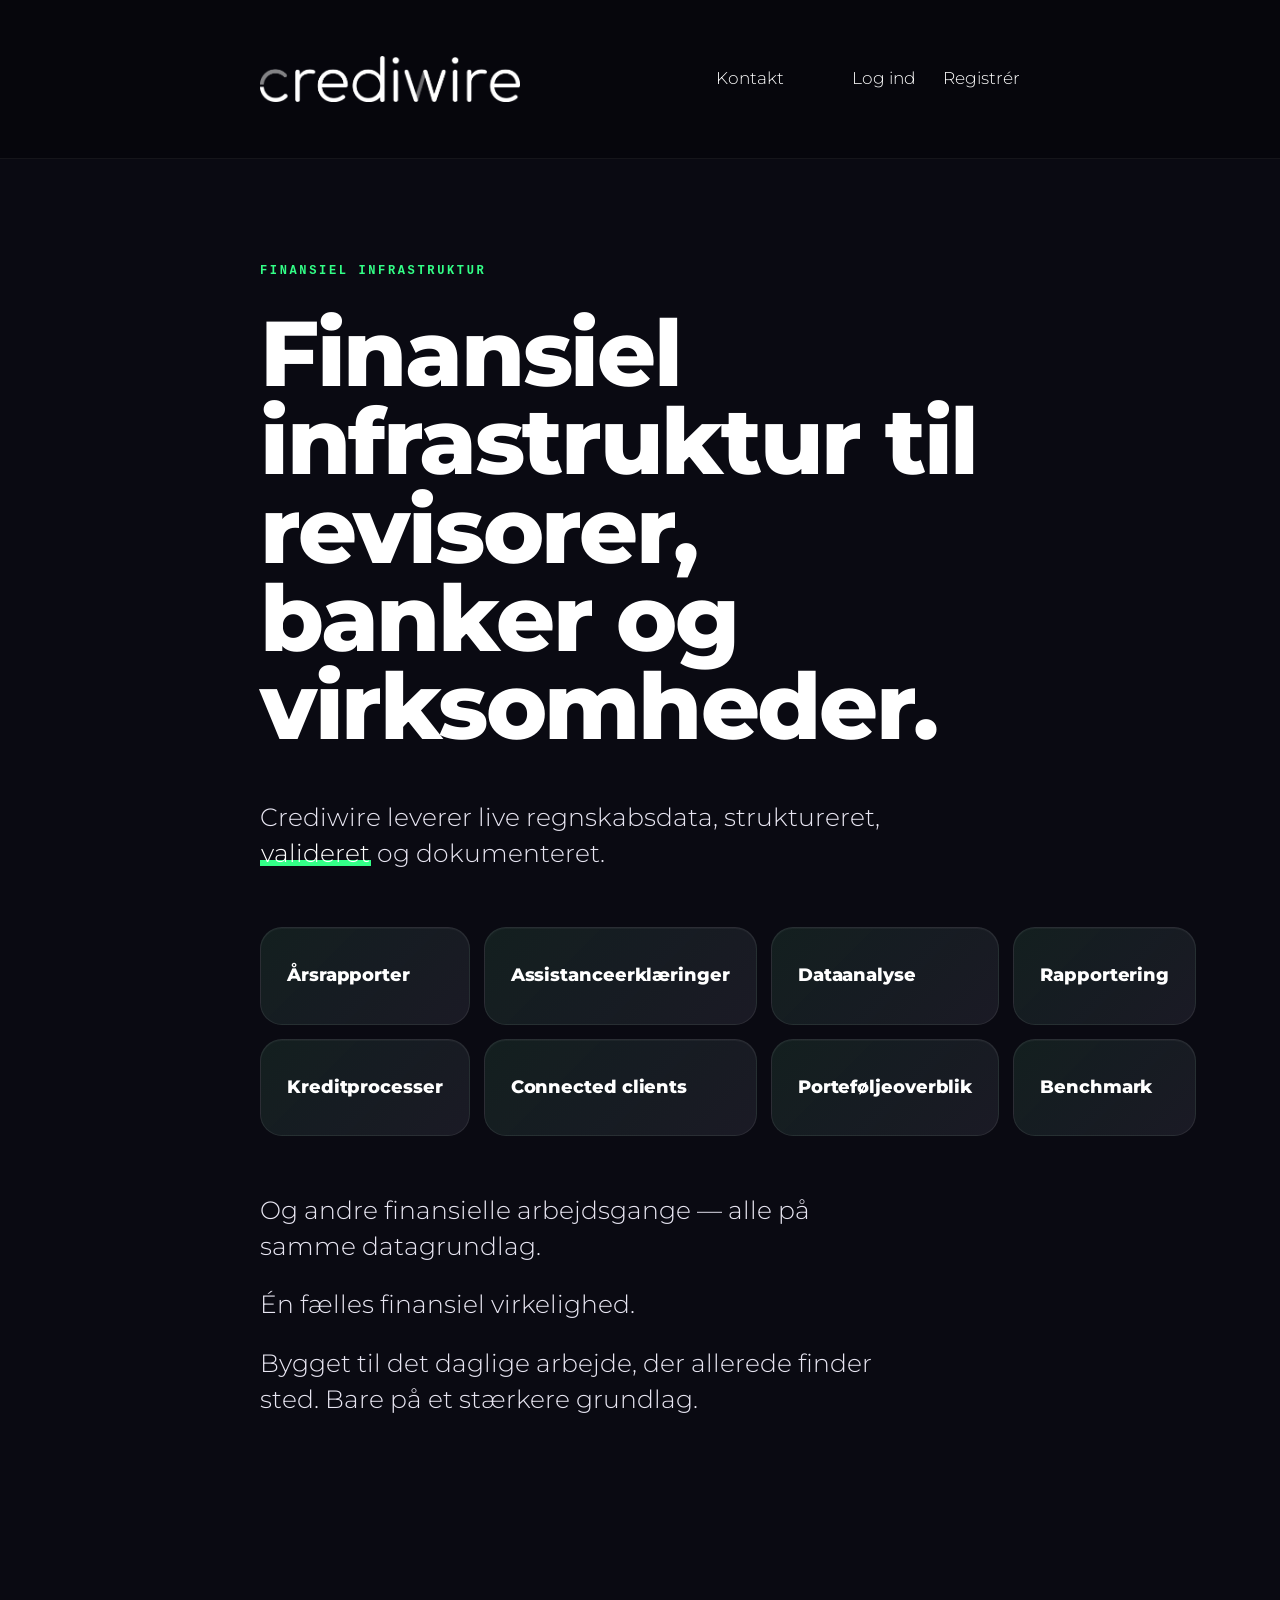
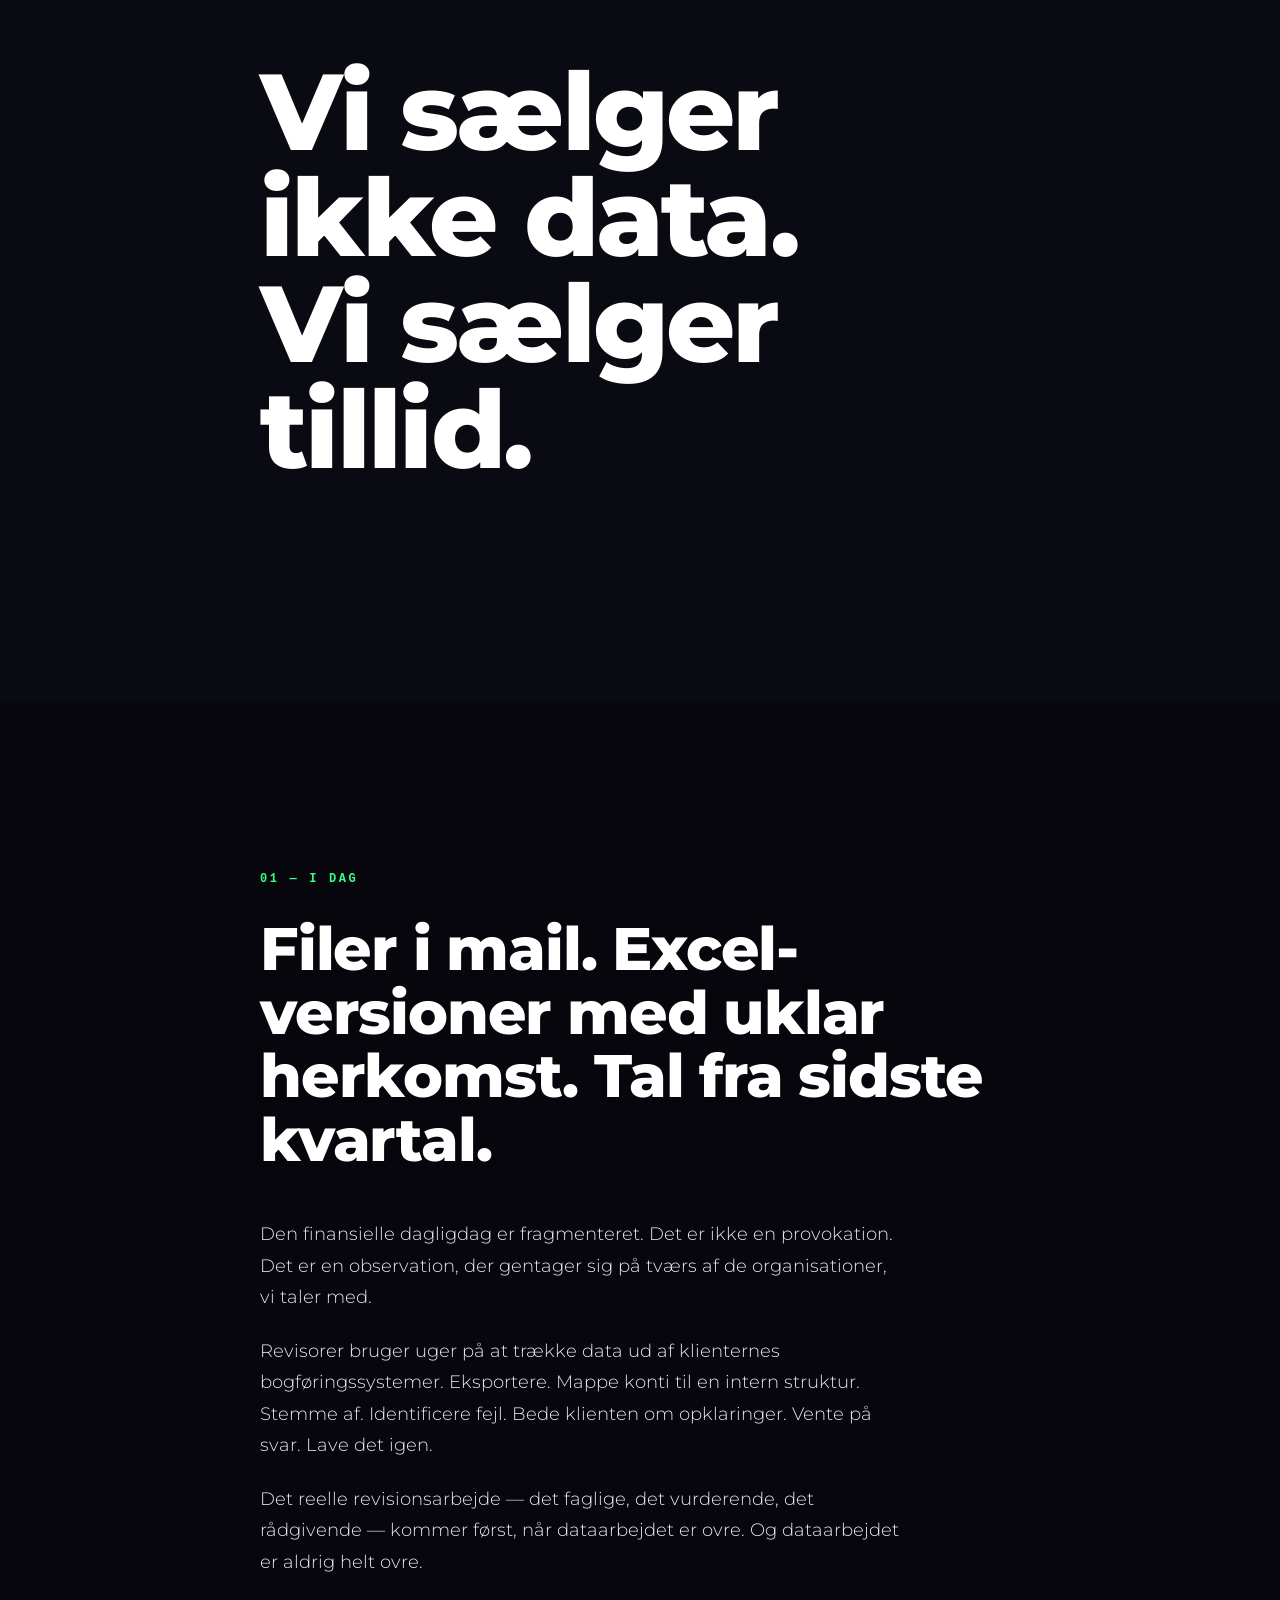
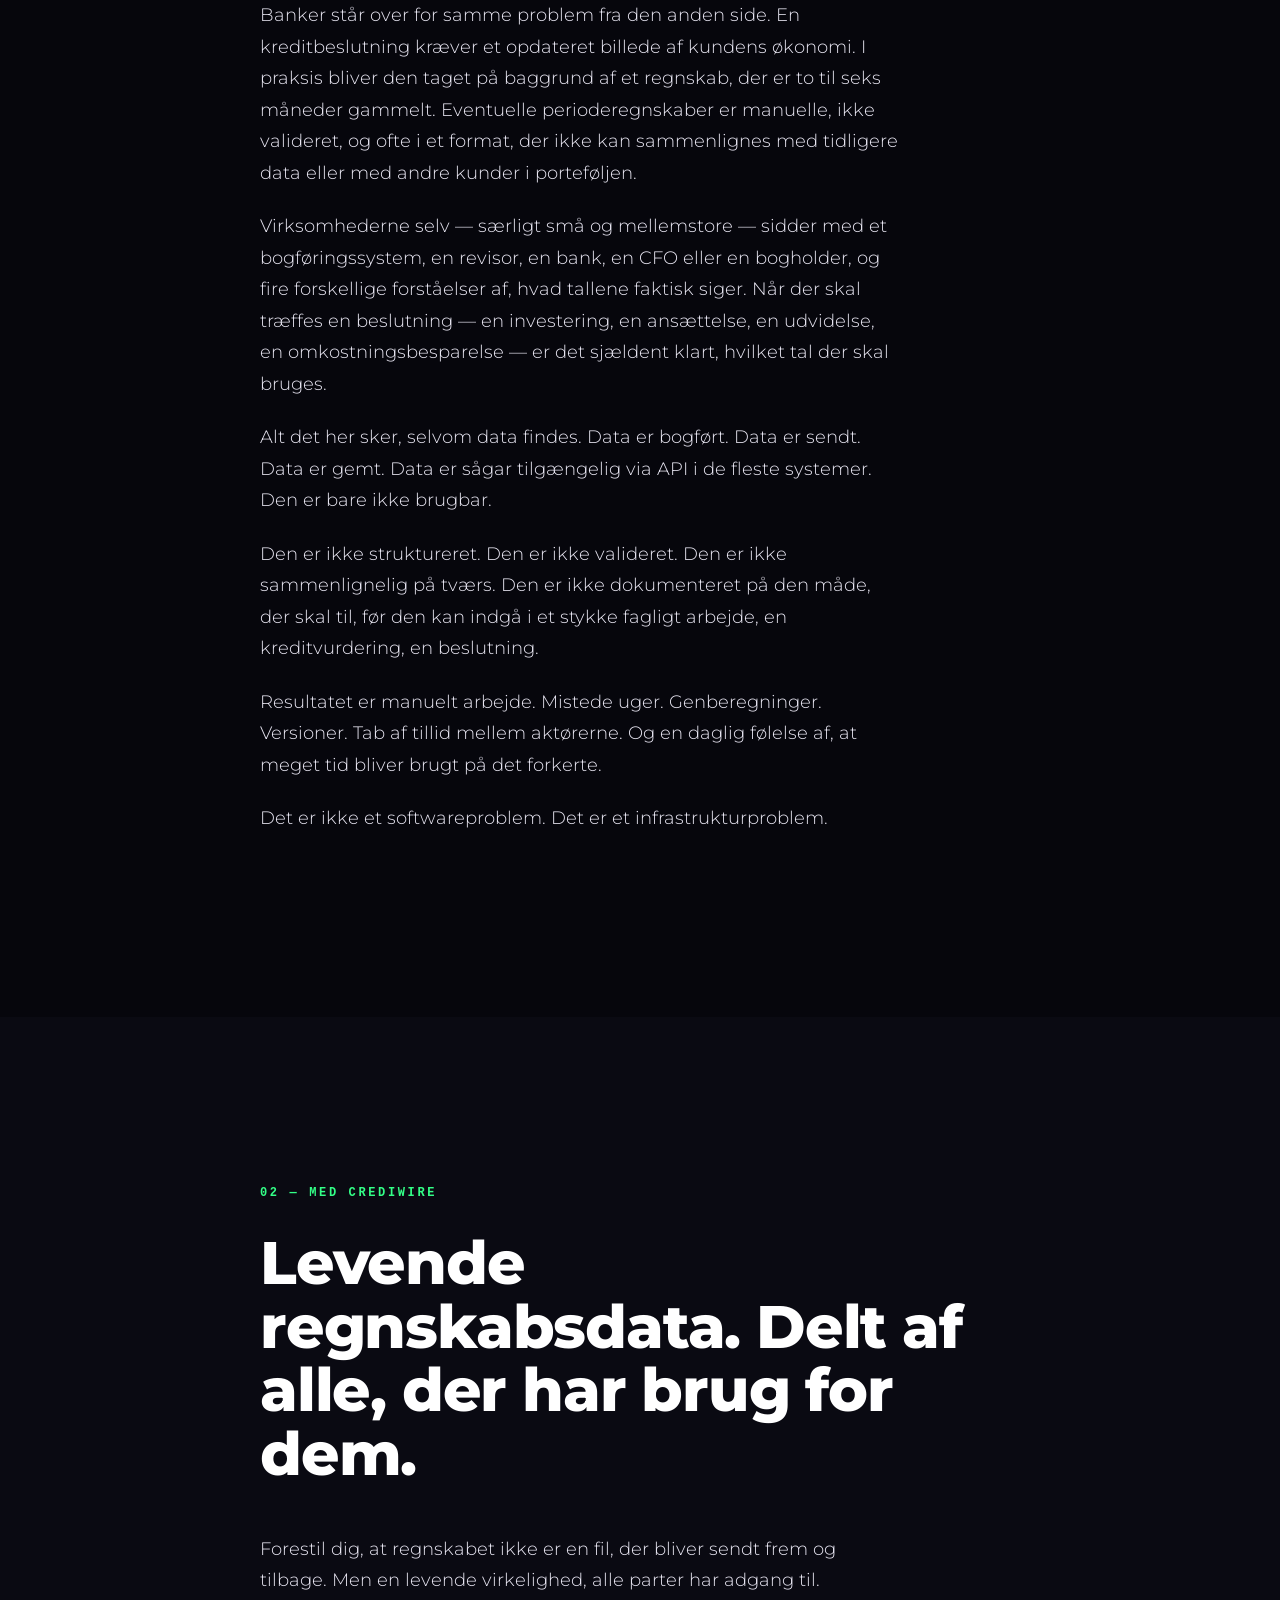
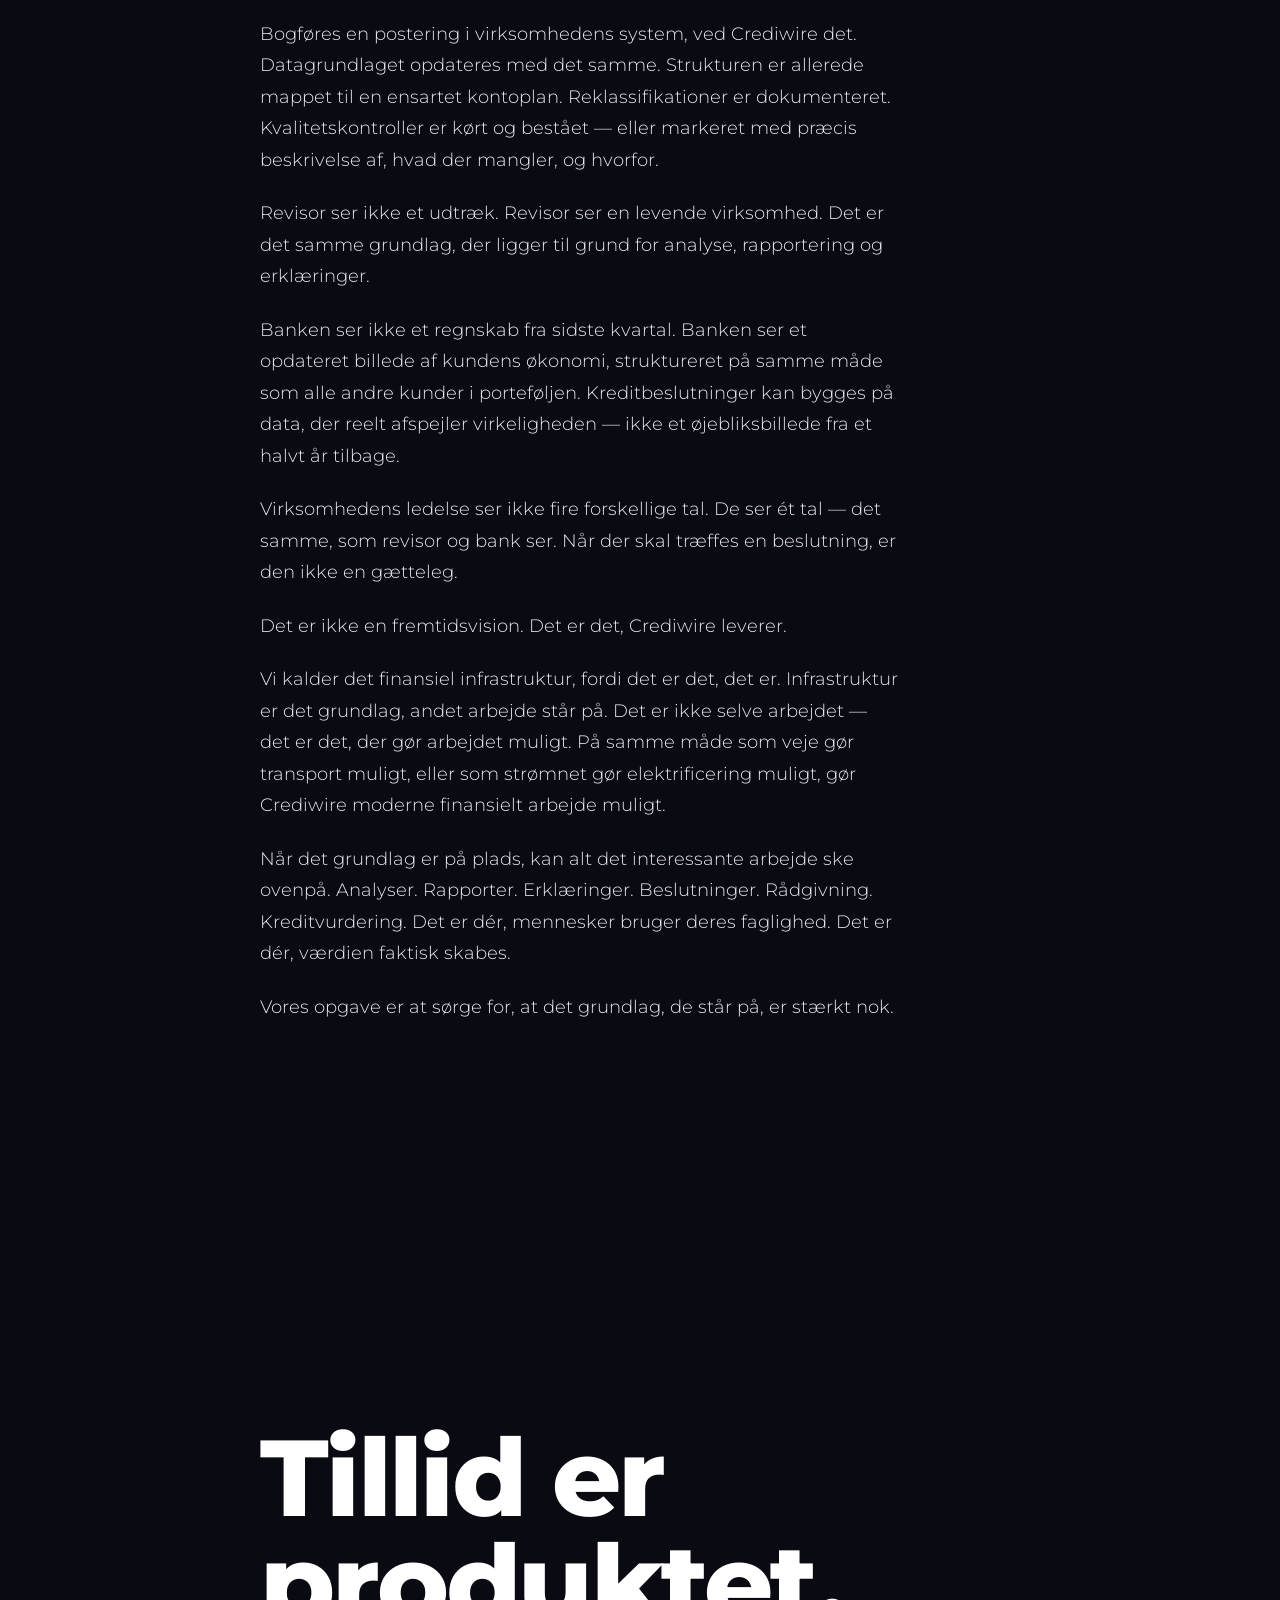
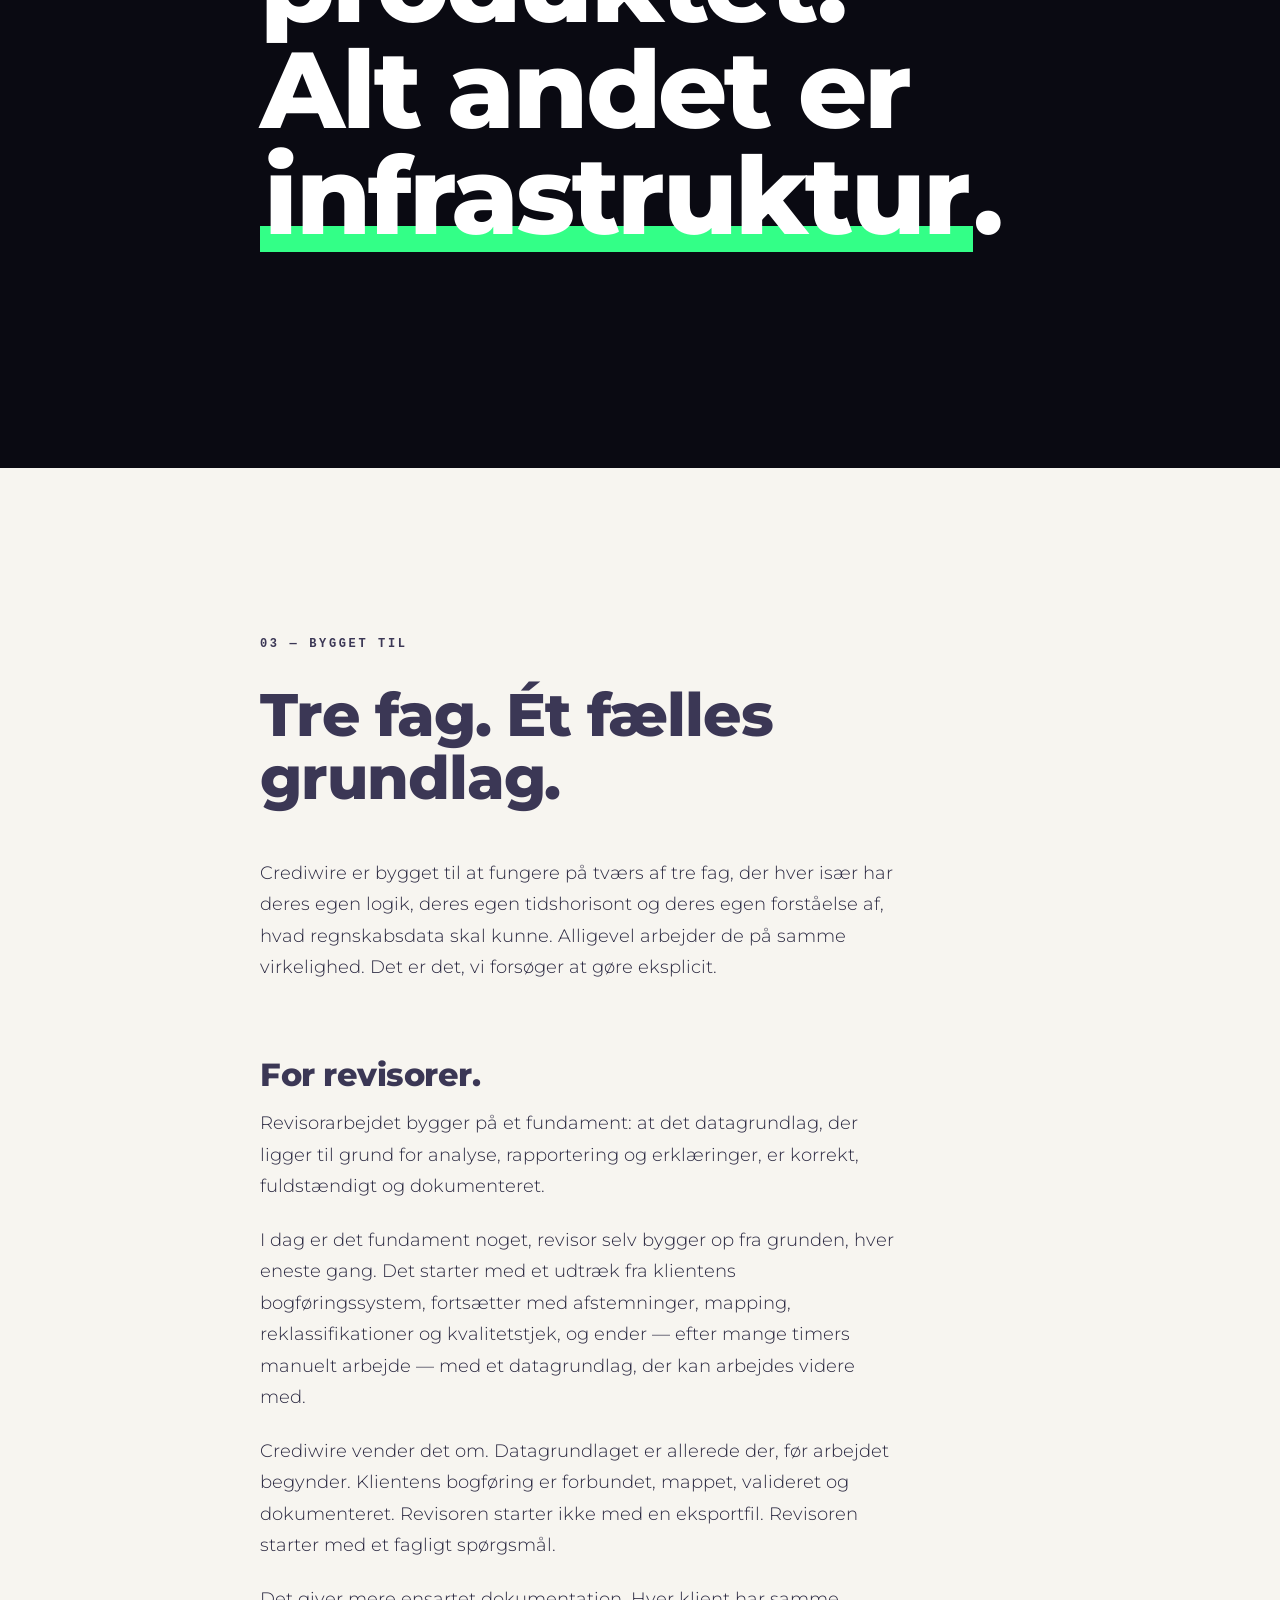
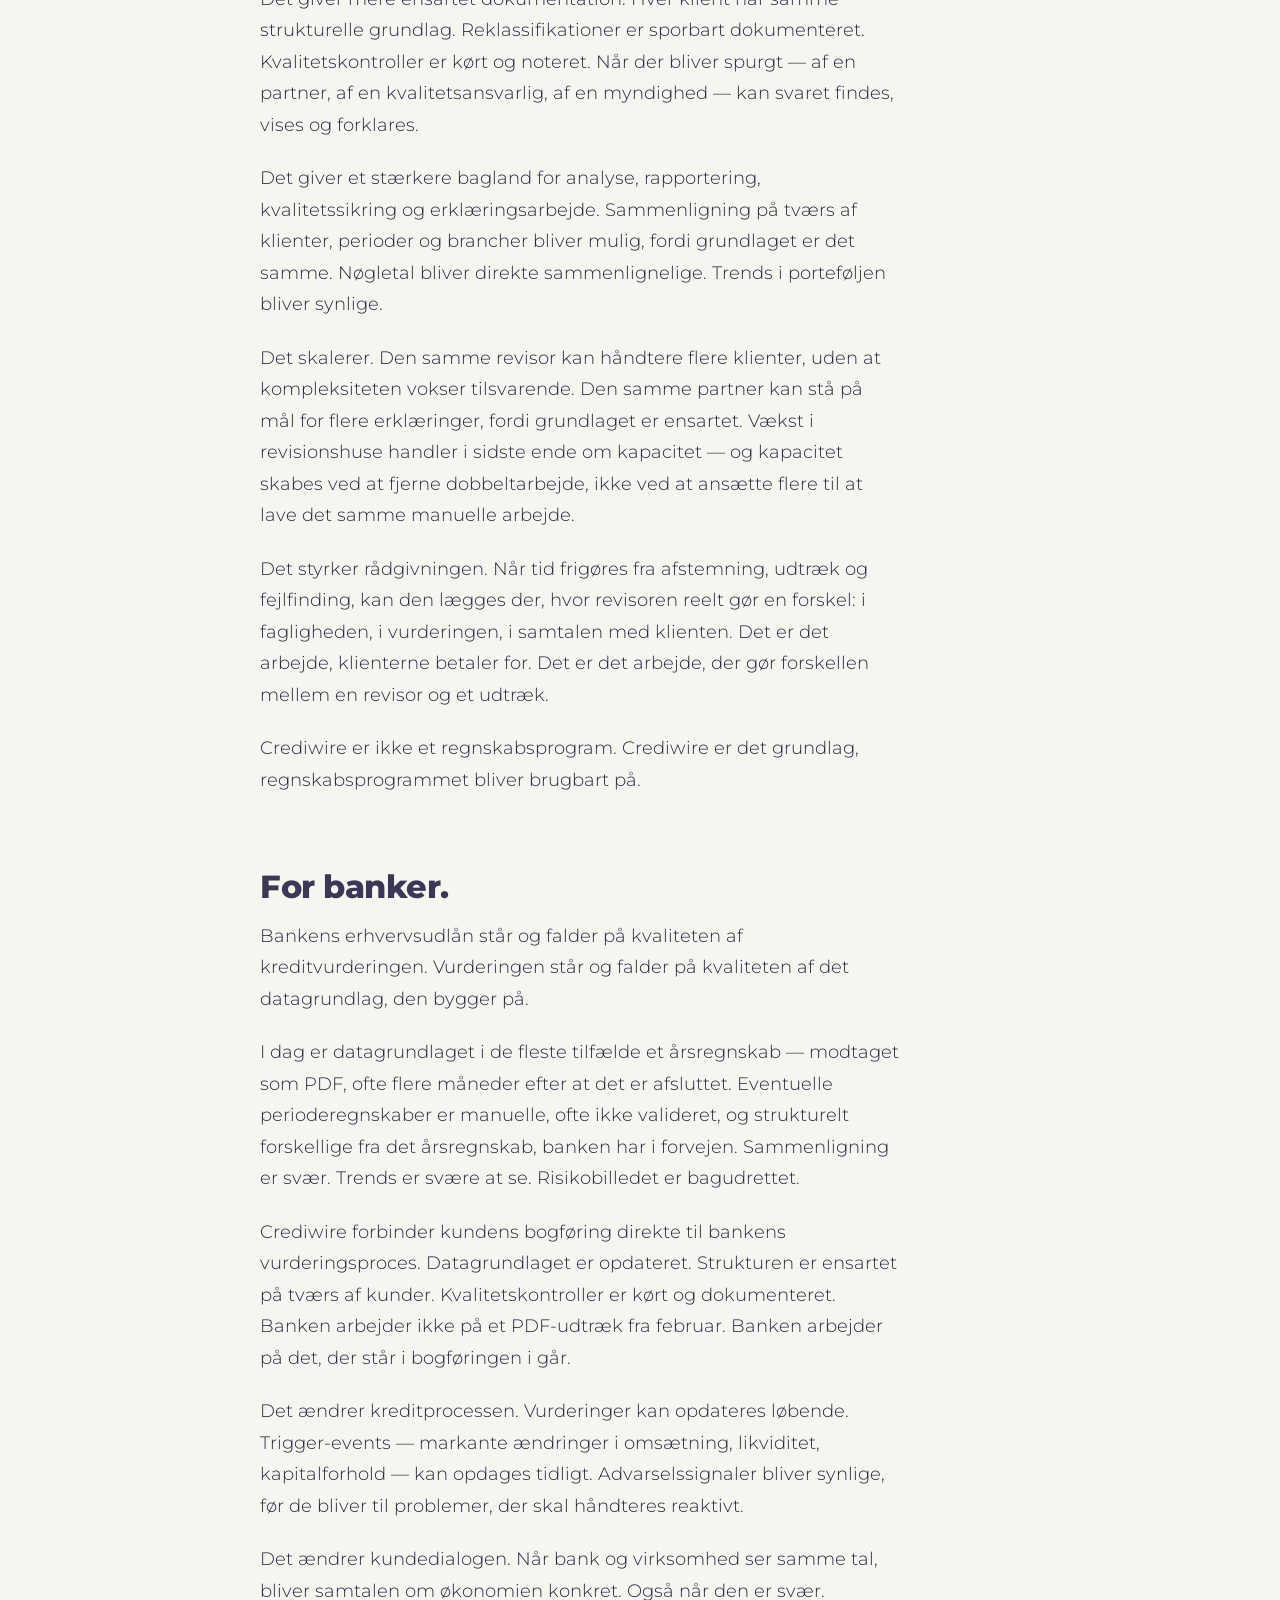
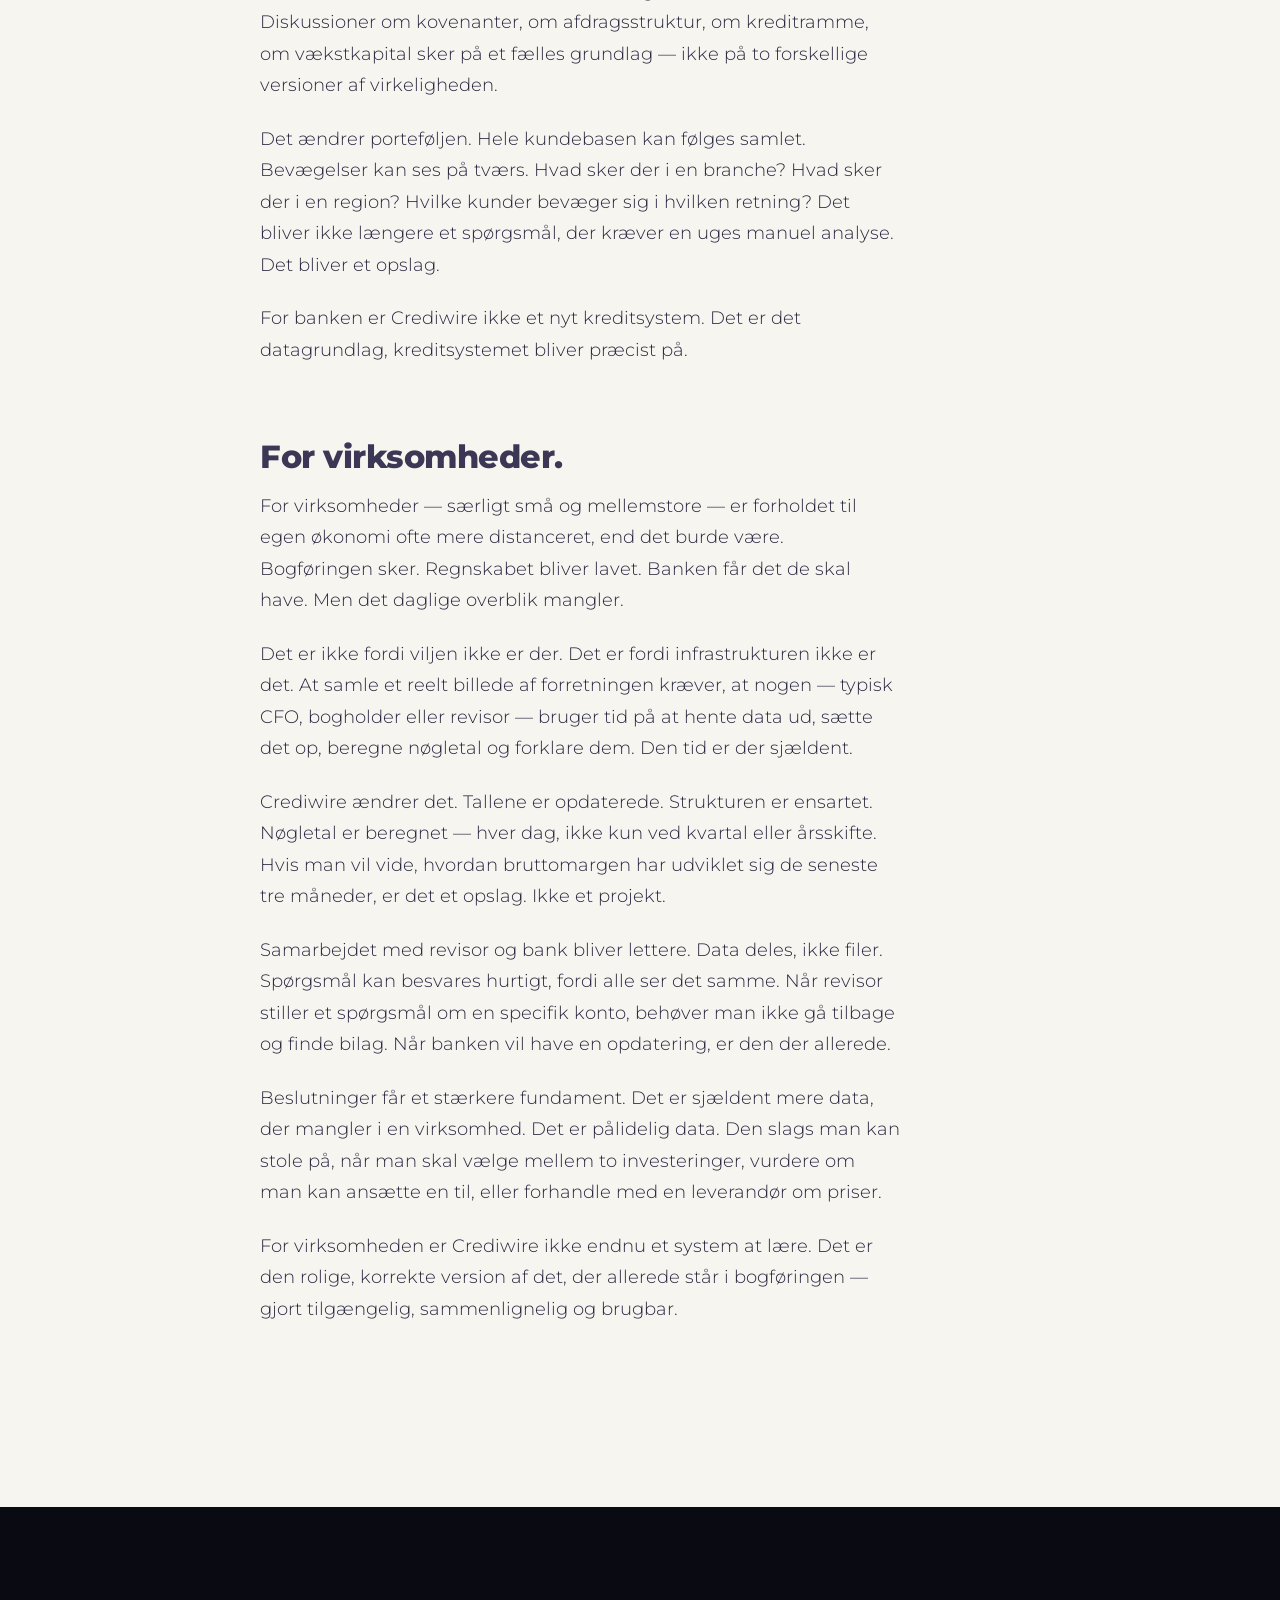
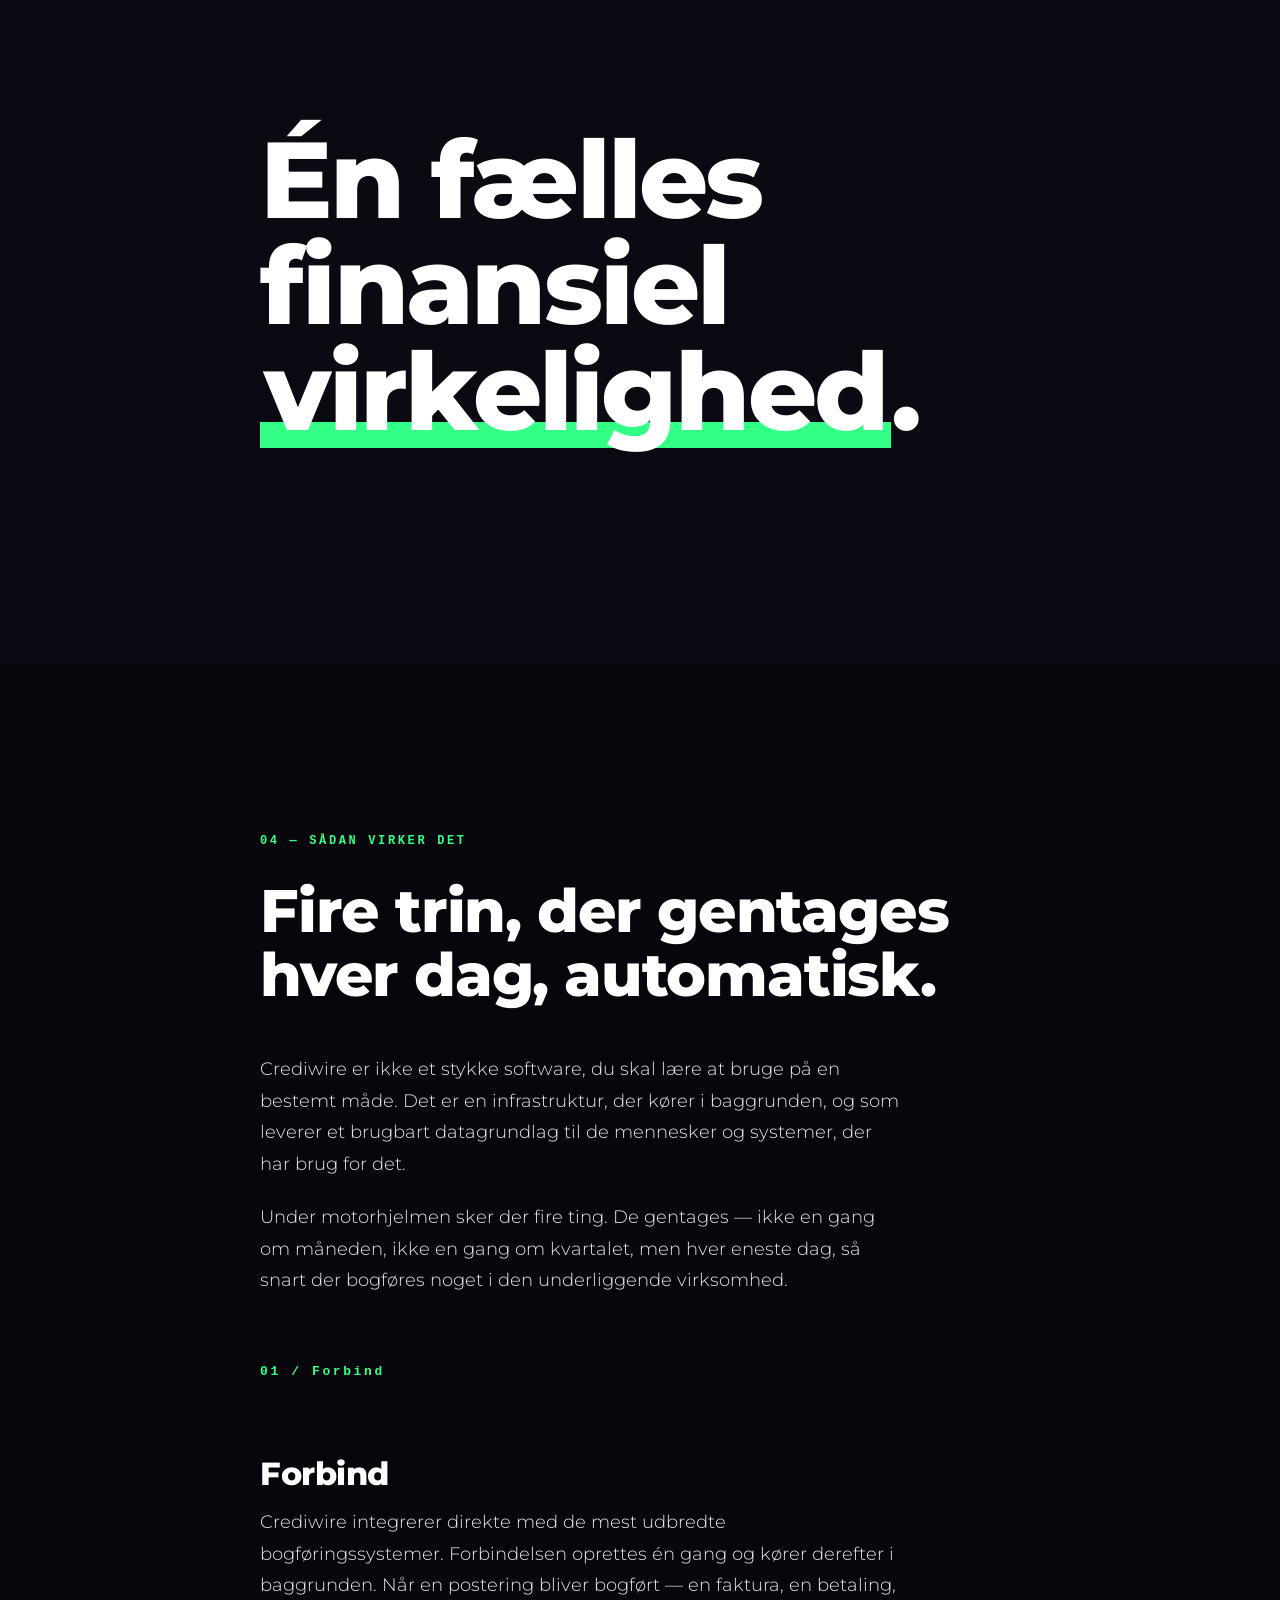
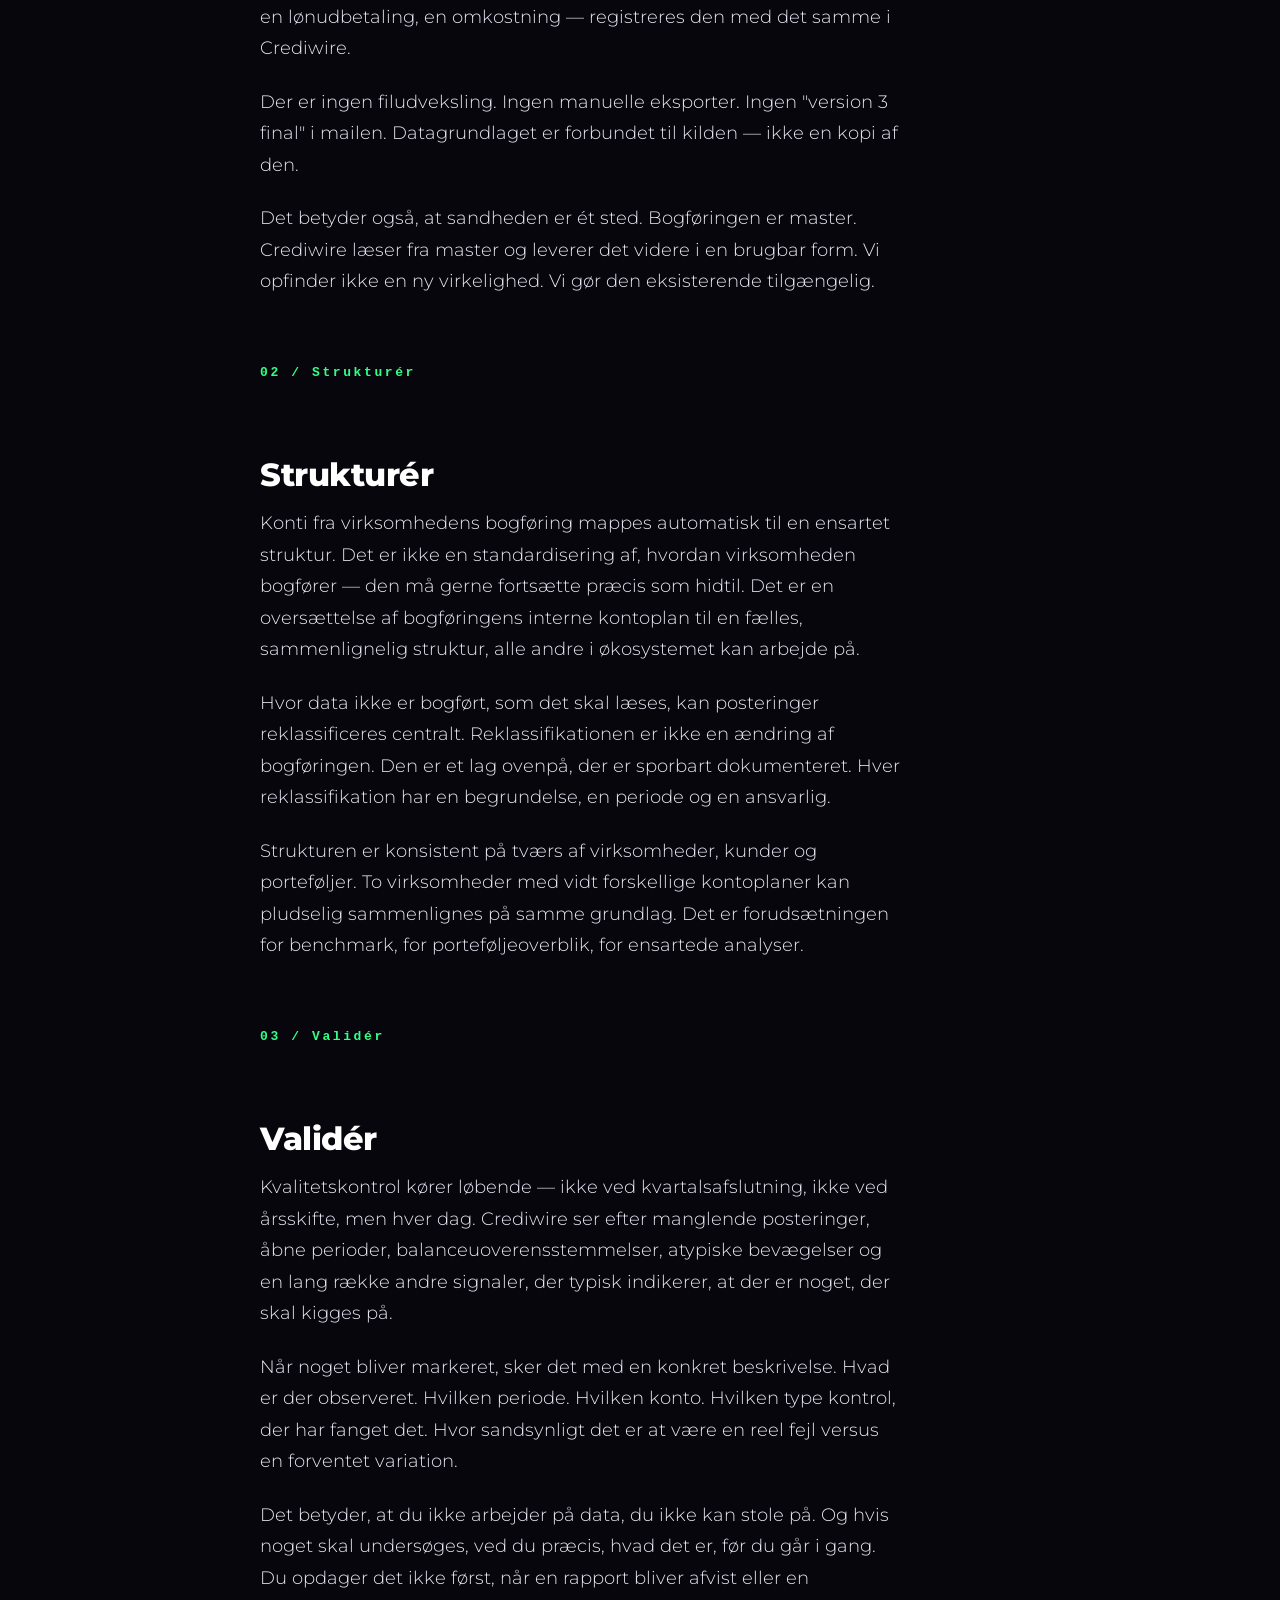
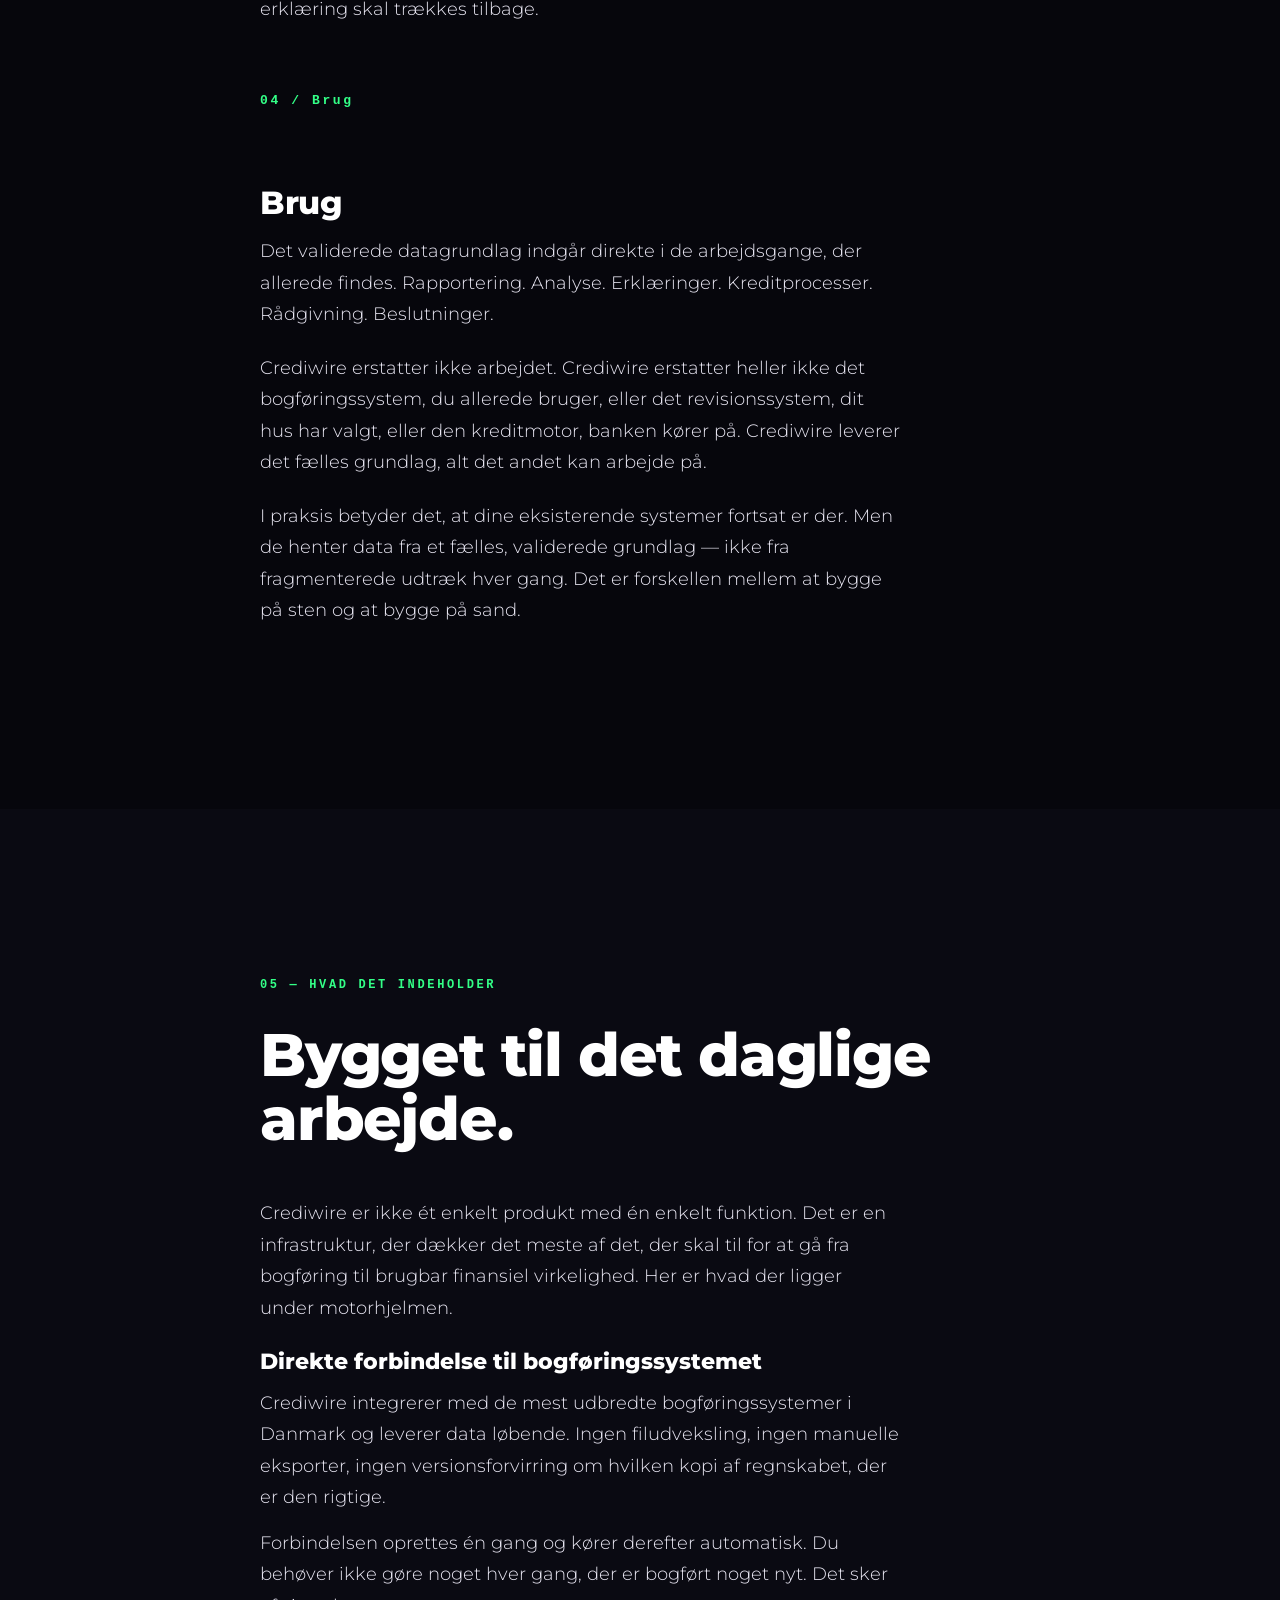
<file: versions/b-dark.html>
<!doctype html>
<html lang="da">
  <head>
    <meta charset="utf-8">
    <meta name="viewport" content="width=device-width, initial-scale=1">
    <title>Crediwire — B / Editorial Dark</title>
    <style>
      @import url("https://fonts.googleapis.com/css2?family=Montserrat:wght@300;700;800&display=swap");

      :root {
        --bg: #0A0A12;
        --bg-2: #14141E;
        --bg-3: #1B1B27;
        --light-bg: #F7F5F0;
        --text: #E8E6F2;
        --text-mute: #9C99B0;
        --purple: #6F6A92;
        --purple-deep: #3B3755;
        --green: #33FF87;
        --white: #fff;
        --col: 760px;
      }

      * { box-sizing: border-box; }
      html { -webkit-font-smoothing: antialiased; -moz-osx-font-smoothing: grayscale; }
      body {
        margin: 0;
        background: var(--bg);
        color: var(--text);
        font-family: "Montserrat", sans-serif;
        font-weight: 300;
        line-height: 1.7;
      }
      a { color: inherit; text-decoration-color: currentColor; text-underline-offset: 0.2em; }

      /* Header */
      .site-header {
        position: sticky; top: 0; z-index: 10;
        background: #06060C;
        color: var(--white);
        padding: 40px max(20px, calc((100vw - var(--col)) / 2));
        display: flex; align-items: center; justify-content: space-between; gap: 16px;
        border-bottom: 1px solid rgba(255,255,255,0.06);
      }
      .logo img { display: block; max-width: 200px; max-height: 40px; height: auto; width: auto; }
      .nav { display: flex; gap: 28px; align-items: center; }
      .nav a { color: var(--white); font-size: 16px; font-weight: 300; text-decoration: none; }
      .nav a:nth-child(2) { margin-left: 40px; }
      @media (min-width: 880px) {
        .site-header { padding-top: 56px; padding-bottom: 56px; }
        .logo img { max-width: 260px; max-height: 52px; }
        .nav a { font-size: 17px; }
      }

      /* Section system */
      .section { padding: 112px max(20px, calc((100vw - var(--col)) / 2)); }
      .section.deeper { background: #06060C; }
      .section.light { background: var(--light-bg); color: #14121F; }
      .section.light h2, .section.light .label { color: var(--purple-deep); }
      .section.light h3, .section.light h4 { color: var(--purple-deep); }
      .section.light p { color: #2A2840; }
      .section.lilac { background: var(--purple-deep); color: var(--white); }
      .section.lilac h2, .section.lilac h3, .section.lilac h4 { color: var(--white); }
      .section.lilac .label { color: var(--green); }
      .section.lilac p { color: rgba(255,255,255,0.86); }

      .inner { max-width: var(--col); margin: 0 auto; }
      .section.hero { padding-top: 96px; padding-bottom: 0; }

      /* Mono label — green on dark */
      .label {
        display: inline-block;
        margin-bottom: 28px;
        font-family: ui-monospace, "SF Mono", Menlo, monospace;
        font-size: 12px;
        font-weight: 800;
        letter-spacing: 0.22em;
        text-transform: uppercase;
        color: var(--green);
      }

      /* Hero */
      .hero h1 {
        margin: 0 0 48px;
        font-size: 52px;
        font-weight: 800;
        line-height: 0.98;
        letter-spacing: -0.025em;
        color: var(--white);
      }
      .hero .lead {
        font-size: 21px;
        font-weight: 300;
        line-height: 1.45;
        margin: 0 0 22px;
        color: var(--text);
      }
      .hi {
        background-image: linear-gradient(to top, transparent 0.08em, var(--green) 0.08em, var(--green) 0.32em, transparent 0.32em);
        padding: 0 0.04em;
        color: var(--white);
      }

      /* Tile grid — luminous glass on dark */
      .tile-grid {
        display: grid;
        grid-template-columns: 1fr 1fr;
        gap: 10px;
        margin: 36px 0 36px;
      }
      .tile {
        padding: 24px 20px;
        background:
          linear-gradient(135deg, rgba(51,255,135,0.06) 0%, rgba(111,106,146,0.10) 100%),
          rgba(255,255,255,0.03);
        color: var(--white);
        font-size: 15px;
        font-weight: 800;
        letter-spacing: -0.005em;
        line-height: 1.3;
        border: 1px solid rgba(255,255,255,0.08);
        border-radius: 18px;
        box-shadow: 0 1px 0 rgba(255,255,255,0.04) inset;
      }
      @media (min-width: 720px) {
        .tile-grid { grid-template-columns: 1fr 1fr 1fr 1fr; gap: 12px; }
        .tile { padding: 30px 22px; font-size: 16px; border-radius: 20px; }
      }
      @media (min-width: 880px) {
        .tile-grid { margin: 56px 0 56px; gap: 14px; }
        .tile { padding: 36px 26px; font-size: 18px; border-radius: 22px; }
      }

      /* Section headlines */
      .section h2 {
        margin: 0 0 36px;
        color: var(--white);
        font-size: 40px;
        font-weight: 800;
        line-height: 1.06;
        letter-spacing: -0.02em;
      }
      .section p {
        font-size: 17px;
        line-height: 1.75;
        margin: 0 0 22px;
        max-width: 640px;
        color: var(--text);
      }
      .section h3 {
        margin: 56px 0 14px;
        font-size: 24px;
        font-weight: 800;
        line-height: 1.2;
        letter-spacing: -0.015em;
        color: var(--white);
      }
      .section h4 {
        margin: 40px 0 10px;
        font-size: 19px;
        font-weight: 800;
        line-height: 1.25;
        color: var(--white);
      }

      /* Statement — luminous */
      .stat-wrap { padding: 160px max(20px, calc((100vw - var(--col)) / 2)); background: var(--bg); }
      .stat {
        max-width: 1200px;
        margin: 0 auto;
        font-size: 56px;
        font-weight: 800;
        line-height: 1.0;
        letter-spacing: -0.025em;
        color: var(--white);
      }
      .stat .hi { color: var(--white); }

      /* Step number */
      .step-num {
        display: block;
        margin: 64px 0 6px;
        font-family: ui-monospace, "SF Mono", Menlo, monospace;
        font-size: 13px;
        font-weight: 800;
        letter-spacing: 0.2em;
        color: var(--green);
      }
      .step-num + h3 { margin-top: 0; }

      /* Feature block */
      .feature {
        padding-top: 32px;
        border-top: 1px solid rgba(255,255,255,0.08);
        margin-top: 32px;
      }
      .feature:first-of-type { border-top: 0; padding-top: 0; margin-top: 24px; }
      .feature h4 { margin: 0 0 12px; }
      .feature p { margin-bottom: 14px; }
      .feature p:last-child { margin-bottom: 0; }

      /* CTA */
      .cta { padding-top: 120px; padding-bottom: 140px; }
      .cta h2 { font-size: 48px; line-height: 1.02; letter-spacing: -0.025em; margin-bottom: 22px; color: var(--white); }
      .cta p { font-size: 18px; margin-bottom: 18px; }
      .cta a.contact { display: inline-block; margin-top: 12px; padding: 16px 28px; background: var(--green); color: var(--bg); text-decoration: none; font-size: 15px; font-weight: 800; letter-spacing: 0.05em; border-radius: 999px; }
      .cta a.contact:hover { background: var(--white); }

      /* Footer */
      .site-footer {
        background: #06060C;
        color: var(--text-mute);
        padding: 64px max(20px, calc((100vw - var(--col)) / 2));
        border-top: 1px solid rgba(255,255,255,0.06);
      }
      .site-footer .grid { max-width: var(--col); margin: 0 auto; display: grid; gap: 32px; }
      .site-footer p, .site-footer a { font-size: 14px; line-height: 1.5; color: var(--text-mute); }
      .site-footer .info p { margin: 0 0 6px; }
      .site-footer nav { display: flex; flex-direction: column; gap: 10px; }

      @media (min-width: 720px) {
        .site-footer .grid { grid-template-columns: 1fr 1fr; }
      }
      @media (min-width: 880px) {
        .section.hero { padding-top: 96px; }
        .hero h1 { font-size: 92px; line-height: 0.96; }
        .hero .lead { font-size: 25px; }
        .section { padding: 160px max(20px, calc((100vw - var(--col)) / 2)); }
        .section h2 { font-size: 60px; margin-bottom: 48px; }
        .section h3 { font-size: 32px; margin-top: 72px; }
        .section h4 { font-size: 22px; }
        .section p { font-size: 18px; }
        .stat-wrap { padding: 220px max(20px, calc((100vw - var(--col)) / 2)); }
        .stat { font-size: 108px; line-height: 0.98; }
        .cta h2 { font-size: 80px; }
      }
    </style>
  </head>
  <body>
    <header class="site-header">
      <a class="logo" href="../index.html" aria-label="Crediwire">
        <img src="../CW_logo_hvid_rgb.png" alt="">
      </a>
      <nav class="nav">
        <a href="#kontakt">Kontakt</a>
        <a href="https://app.crediwire.com/login">Log ind</a>
        <a href="https://app.crediwire.com/register">Registrér</a>
      </nav>
    </header>

    <section class="section hero">
      <div class="inner">
        <span class="label">Finansiel infrastruktur</span>
        <h1>Finansiel infrastruktur til revisorer, banker og virksomheder.</h1>
        <p class="lead">Crediwire leverer live regnskabsdata, struktureret, <span class="hi">valideret</span> og dokumenteret.</p>
        <div class="tile-grid">
          <div class="tile">Årsrapporter</div>
          <div class="tile">Assistanceerklæringer</div>
          <div class="tile">Dataanalyse</div>
          <div class="tile">Rapportering</div>
          <div class="tile">Kreditprocesser</div>
          <div class="tile">Connected clients</div>
          <div class="tile">Porteføljeoverblik</div>
          <div class="tile">Benchmark</div>
        </div>
        <p class="lead">Og andre finansielle arbejdsgange — alle på samme datagrundlag.</p>
        <p class="lead">Én fælles finansiel virkelighed.</p>
        <p class="lead">Bygget til det daglige arbejde, der allerede finder sted. Bare på et stærkere grundlag.</p>
      </div>
    </section>

    <div class="stat-wrap"><p class="stat">Vi sælger ikke data.<br>Vi sælger tillid.</p></div>

    <section class="section deeper">
      <div class="inner">
        <span class="label">01 — I dag</span>
        <h2>Filer i mail. Excel-versioner med uklar herkomst. Tal fra sidste kvartal.</h2>
        <p>Den finansielle dagligdag er fragmenteret. Det er ikke en provokation. Det er en observation, der gentager sig på tværs af de organisationer, vi taler med.</p>
        <p>Revisorer bruger uger på at trække data ud af klienternes bogføringssystemer. Eksportere. Mappe konti til en intern struktur. Stemme af. Identificere fejl. Bede klienten om opklaringer. Vente på svar. Lave det igen.</p>
        <p>Det reelle revisionsarbejde — det faglige, det vurderende, det rådgivende — kommer først, når dataarbejdet er ovre. Og dataarbejdet er aldrig helt ovre.</p>
        <p>Banker står over for samme problem fra den anden side. En kreditbeslutning kræver et opdateret billede af kundens økonomi. I praksis bliver den taget på baggrund af et regnskab, der er to til seks måneder gammelt. Eventuelle perioderegnskaber er manuelle, ikke valideret, og ofte i et format, der ikke kan sammenlignes med tidligere data eller med andre kunder i porteføljen.</p>
        <p>Virksomhederne selv — særligt små og mellemstore — sidder med et bogføringssystem, en revisor, en bank, en CFO eller en bogholder, og fire forskellige forståelser af, hvad tallene faktisk siger. Når der skal træffes en beslutning — en investering, en ansættelse, en udvidelse, en omkostningsbesparelse — er det sjældent klart, hvilket tal der skal bruges.</p>
        <p>Alt det her sker, selvom data findes. Data er bogført. Data er sendt. Data er gemt. Data er sågar tilgængelig via API i de fleste systemer. Den er bare ikke brugbar.</p>
        <p>Den er ikke struktureret. Den er ikke valideret. Den er ikke sammenlignelig på tværs. Den er ikke dokumenteret på den måde, der skal til, før den kan indgå i et stykke fagligt arbejde, en kreditvurdering, en beslutning.</p>
        <p>Resultatet er manuelt arbejde. Mistede uger. Genberegninger. Versioner. Tab af tillid mellem aktørerne. Og en daglig følelse af, at meget tid bliver brugt på det forkerte.</p>
        <p>Det er ikke et softwareproblem. Det er et infrastrukturproblem.</p>
      </div>
    </section>

    <section class="section">
      <div class="inner">
        <span class="label">02 — Med Crediwire</span>
        <h2>Levende regnskabsdata. Delt af alle, der har brug for dem.</h2>
        <p>Forestil dig, at regnskabet ikke er en fil, der bliver sendt frem og tilbage. Men en levende virkelighed, alle parter har adgang til.</p>
        <p>Bogføres en postering i virksomhedens system, ved Crediwire det. Datagrundlaget opdateres med det samme. Strukturen er allerede mappet til en ensartet kontoplan. Reklassifikationer er dokumenteret. Kvalitetskontroller er kørt og bestået — eller markeret med præcis beskrivelse af, hvad der mangler, og hvorfor.</p>
        <p>Revisor ser ikke et udtræk. Revisor ser en levende virksomhed. Det er det samme grundlag, der ligger til grund for analyse, rapportering og erklæringer.</p>
        <p>Banken ser ikke et regnskab fra sidste kvartal. Banken ser et opdateret billede af kundens økonomi, struktureret på samme måde som alle andre kunder i porteføljen. Kreditbeslutninger kan bygges på data, der reelt afspejler virkeligheden — ikke et øjebliksbillede fra et halvt år tilbage.</p>
        <p>Virksomhedens ledelse ser ikke fire forskellige tal. De ser ét tal — det samme, som revisor og bank ser. Når der skal træffes en beslutning, er den ikke en gætteleg.</p>
        <p>Det er ikke en fremtidsvision. Det er det, Crediwire leverer.</p>
        <p>Vi kalder det finansiel infrastruktur, fordi det er det, det er. Infrastruktur er det grundlag, andet arbejde står på. Det er ikke selve arbejdet — det er det, der gør arbejdet muligt. På samme måde som veje gør transport muligt, eller som strømnet gør elektrificering muligt, gør Crediwire moderne finansielt arbejde muligt.</p>
        <p>Når det grundlag er på plads, kan alt det interessante arbejde ske ovenpå. Analyser. Rapporter. Erklæringer. Beslutninger. Rådgivning. Kreditvurdering. Det er dér, mennesker bruger deres faglighed. Det er dér, værdien faktisk skabes.</p>
        <p>Vores opgave er at sørge for, at det grundlag, de står på, er stærkt nok.</p>
      </div>
    </section>

    <div class="stat-wrap"><p class="stat">Tillid er produktet.<br>Alt andet er <span class="hi">infrastruktur</span>.</p></div>

    <section class="section light">
      <div class="inner">
        <span class="label">03 — Bygget til</span>
        <h2>Tre fag. Ét fælles grundlag.</h2>
        <p>Crediwire er bygget til at fungere på tværs af tre fag, der hver især har deres egen logik, deres egen tidshorisont og deres egen forståelse af, hvad regnskabsdata skal kunne. Alligevel arbejder de på samme virkelighed. Det er det, vi forsøger at gøre eksplicit.</p>

        <h3>For revisorer.</h3>
        <p>Revisorarbejdet bygger på et fundament: at det datagrundlag, der ligger til grund for analyse, rapportering og erklæringer, er korrekt, fuldstændigt og dokumenteret.</p>
        <p>I dag er det fundament noget, revisor selv bygger op fra grunden, hver eneste gang. Det starter med et udtræk fra klientens bogføringssystem, fortsætter med afstemninger, mapping, reklassifikationer og kvalitetstjek, og ender — efter mange timers manuelt arbejde — med et datagrundlag, der kan arbejdes videre med.</p>
        <p>Crediwire vender det om. Datagrundlaget er allerede der, før arbejdet begynder. Klientens bogføring er forbundet, mappet, valideret og dokumenteret. Revisoren starter ikke med en eksportfil. Revisoren starter med et fagligt spørgsmål.</p>
        <p>Det giver mere ensartet dokumentation. Hver klient har samme strukturelle grundlag. Reklassifikationer er sporbart dokumenteret. Kvalitetskontroller er kørt og noteret. Når der bliver spurgt — af en partner, af en kvalitetsansvarlig, af en myndighed — kan svaret findes, vises og forklares.</p>
        <p>Det giver et stærkere bagland for analyse, rapportering, kvalitetssikring og erklæringsarbejde. Sammenligning på tværs af klienter, perioder og brancher bliver mulig, fordi grundlaget er det samme. Nøgletal bliver direkte sammenlignelige. Trends i porteføljen bliver synlige.</p>
        <p>Det skalerer. Den samme revisor kan håndtere flere klienter, uden at kompleksiteten vokser tilsvarende. Den samme partner kan stå på mål for flere erklæringer, fordi grundlaget er ensartet. Vækst i revisionshuse handler i sidste ende om kapacitet — og kapacitet skabes ved at fjerne dobbeltarbejde, ikke ved at ansætte flere til at lave det samme manuelle arbejde.</p>
        <p>Det styrker rådgivningen. Når tid frigøres fra afstemning, udtræk og fejlfinding, kan den lægges der, hvor revisoren reelt gør en forskel: i fagligheden, i vurderingen, i samtalen med klienten. Det er det arbejde, klienterne betaler for. Det er det arbejde, der gør forskellen mellem en revisor og et udtræk.</p>
        <p>Crediwire er ikke et regnskabsprogram. Crediwire er det grundlag, regnskabsprogrammet bliver brugbart på.</p>

        <h3>For banker.</h3>
        <p>Bankens erhvervsudlån står og falder på kvaliteten af kreditvurderingen. Vurderingen står og falder på kvaliteten af det datagrundlag, den bygger på.</p>
        <p>I dag er datagrundlaget i de fleste tilfælde et årsregnskab — modtaget som PDF, ofte flere måneder efter at det er afsluttet. Eventuelle perioderegnskaber er manuelle, ofte ikke valideret, og strukturelt forskellige fra det årsregnskab, banken har i forvejen. Sammenligning er svær. Trends er svære at se. Risikobilledet er bagudrettet.</p>
        <p>Crediwire forbinder kundens bogføring direkte til bankens vurderingsproces. Datagrundlaget er opdateret. Strukturen er ensartet på tværs af kunder. Kvalitetskontroller er kørt og dokumenteret. Banken arbejder ikke på et PDF-udtræk fra februar. Banken arbejder på det, der står i bogføringen i går.</p>
        <p>Det ændrer kreditprocessen. Vurderinger kan opdateres løbende. Trigger-events — markante ændringer i omsætning, likviditet, kapitalforhold — kan opdages tidligt. Advarselssignaler bliver synlige, før de bliver til problemer, der skal håndteres reaktivt.</p>
        <p>Det ændrer kundedialogen. Når bank og virksomhed ser samme tal, bliver samtalen om økonomien konkret. Også når den er svær. Diskussioner om kovenanter, om afdragsstruktur, om kreditramme, om vækstkapital sker på et fælles grundlag — ikke på to forskellige versioner af virkeligheden.</p>
        <p>Det ændrer porteføljen. Hele kundebasen kan følges samlet. Bevægelser kan ses på tværs. Hvad sker der i en branche? Hvad sker der i en region? Hvilke kunder bevæger sig i hvilken retning? Det bliver ikke længere et spørgsmål, der kræver en uges manuel analyse. Det bliver et opslag.</p>
        <p>For banken er Crediwire ikke et nyt kreditsystem. Det er det datagrundlag, kreditsystemet bliver præcist på.</p>

        <h3>For virksomheder.</h3>
        <p>For virksomheder — særligt små og mellemstore — er forholdet til egen økonomi ofte mere distanceret, end det burde være. Bogføringen sker. Regnskabet bliver lavet. Banken får det de skal have. Men det daglige overblik mangler.</p>
        <p>Det er ikke fordi viljen ikke er der. Det er fordi infrastrukturen ikke er det. At samle et reelt billede af forretningen kræver, at nogen — typisk CFO, bogholder eller revisor — bruger tid på at hente data ud, sætte det op, beregne nøgletal og forklare dem. Den tid er der sjældent.</p>
        <p>Crediwire ændrer det. Tallene er opdaterede. Strukturen er ensartet. Nøgletal er beregnet — hver dag, ikke kun ved kvartal eller årsskifte. Hvis man vil vide, hvordan bruttomargen har udviklet sig de seneste tre måneder, er det et opslag. Ikke et projekt.</p>
        <p>Samarbejdet med revisor og bank bliver lettere. Data deles, ikke filer. Spørgsmål kan besvares hurtigt, fordi alle ser det samme. Når revisor stiller et spørgsmål om en specifik konto, behøver man ikke gå tilbage og finde bilag. Når banken vil have en opdatering, er den der allerede.</p>
        <p>Beslutninger får et stærkere fundament. Det er sjældent mere data, der mangler i en virksomhed. Det er pålidelig data. Den slags man kan stole på, når man skal vælge mellem to investeringer, vurdere om man kan ansætte en til, eller forhandle med en leverandør om priser.</p>
        <p>For virksomheden er Crediwire ikke endnu et system at lære. Det er den rolige, korrekte version af det, der allerede står i bogføringen — gjort tilgængelig, sammenlignelig og brugbar.</p>
      </div>
    </section>

    <div class="stat-wrap"><p class="stat">Én fælles<br>finansiel <span class="hi">virkelighed</span>.</p></div>

    <section class="section deeper">
      <div class="inner">
        <span class="label">04 — Sådan virker det</span>
        <h2>Fire trin, der gentages hver dag, automatisk.</h2>
        <p>Crediwire er ikke et stykke software, du skal lære at bruge på en bestemt måde. Det er en infrastruktur, der kører i baggrunden, og som leverer et brugbart datagrundlag til de mennesker og systemer, der har brug for det.</p>
        <p>Under motorhjelmen sker der fire ting. De gentages — ikke en gang om måneden, ikke en gang om kvartalet, men hver eneste dag, så snart der bogføres noget i den underliggende virksomhed.</p>

        <span class="step-num">01 / Forbind</span>
        <h3>Forbind</h3>
        <p>Crediwire integrerer direkte med de mest udbredte bogføringssystemer. Forbindelsen oprettes én gang og kører derefter i baggrunden. Når en postering bliver bogført — en faktura, en betaling, en lønudbetaling, en omkostning — registreres den med det samme i Crediwire.</p>
        <p>Der er ingen filudveksling. Ingen manuelle eksporter. Ingen "version 3 final" i mailen. Datagrundlaget er forbundet til kilden — ikke en kopi af den.</p>
        <p>Det betyder også, at sandheden er ét sted. Bogføringen er master. Crediwire læser fra master og leverer det videre i en brugbar form. Vi opfinder ikke en ny virkelighed. Vi gør den eksisterende tilgængelig.</p>

        <span class="step-num">02 / Strukturér</span>
        <h3>Strukturér</h3>
        <p>Konti fra virksomhedens bogføring mappes automatisk til en ensartet struktur. Det er ikke en standardisering af, hvordan virksomheden bogfører — den må gerne fortsætte præcis som hidtil. Det er en oversættelse af bogføringens interne kontoplan til en fælles, sammenlignelig struktur, alle andre i økosystemet kan arbejde på.</p>
        <p>Hvor data ikke er bogført, som det skal læses, kan posteringer reklassificeres centralt. Reklassifikationen er ikke en ændring af bogføringen. Den er et lag ovenpå, der er sporbart dokumenteret. Hver reklassifikation har en begrundelse, en periode og en ansvarlig.</p>
        <p>Strukturen er konsistent på tværs af virksomheder, kunder og porteføljer. To virksomheder med vidt forskellige kontoplaner kan pludselig sammenlignes på samme grundlag. Det er forudsætningen for benchmark, for porteføljeoverblik, for ensartede analyser.</p>

        <span class="step-num">03 / Validér</span>
        <h3>Validér</h3>
        <p>Kvalitetskontrol kører løbende — ikke ved kvartalsafslutning, ikke ved årsskifte, men hver dag. Crediwire ser efter manglende posteringer, åbne perioder, balanceuoverensstemmelser, atypiske bevægelser og en lang række andre signaler, der typisk indikerer, at der er noget, der skal kigges på.</p>
        <p>Når noget bliver markeret, sker det med en konkret beskrivelse. Hvad er der observeret. Hvilken periode. Hvilken konto. Hvilken type kontrol, der har fanget det. Hvor sandsynligt det er at være en reel fejl versus en forventet variation.</p>
        <p>Det betyder, at du ikke arbejder på data, du ikke kan stole på. Og hvis noget skal undersøges, ved du præcis, hvad det er, før du går i gang. Du opdager det ikke først, når en rapport bliver afvist eller en erklæring skal trækkes tilbage.</p>

        <span class="step-num">04 / Brug</span>
        <h3>Brug</h3>
        <p>Det validerede datagrundlag indgår direkte i de arbejdsgange, der allerede findes. Rapportering. Analyse. Erklæringer. Kreditprocesser. Rådgivning. Beslutninger.</p>
        <p>Crediwire erstatter ikke arbejdet. Crediwire erstatter heller ikke det bogføringssystem, du allerede bruger, eller det revisionssystem, dit hus har valgt, eller den kreditmotor, banken kører på. Crediwire leverer det fælles grundlag, alt det andet kan arbejde på.</p>
        <p>I praksis betyder det, at dine eksisterende systemer fortsat er der. Men de henter data fra et fælles, validerede grundlag — ikke fra fragmenterede udtræk hver gang. Det er forskellen mellem at bygge på sten og at bygge på sand.</p>
      </div>
    </section>

    <section class="section">
      <div class="inner">
        <span class="label">05 — Hvad det indeholder</span>
        <h2>Bygget til det daglige arbejde.</h2>
        <p>Crediwire er ikke ét enkelt produkt med én enkelt funktion. Det er en infrastruktur, der dækker det meste af det, der skal til for at gå fra bogføring til brugbar finansiel virkelighed. Her er hvad der ligger under motorhjelmen.</p>

        <div class="feature"><h4>Direkte forbindelse til bogføringssystemet</h4>
          <p>Crediwire integrerer med de mest udbredte bogføringssystemer i Danmark og leverer data løbende. Ingen filudveksling, ingen manuelle eksporter, ingen versionsforvirring om hvilken kopi af regnskabet, der er den rigtige.</p>
          <p>Forbindelsen oprettes én gang og kører derefter automatisk. Du behøver ikke gøre noget hver gang, der er bogført noget nyt. Det sker af sig selv.</p></div>
        <div class="feature"><h4>Automatisk mapping</h4>
          <p>Konti fra virksomhedens bogføring mappes automatisk til en ensartet struktur. Det betyder, at to virksomheder med vidt forskellige kontoplaner kan sammenlignes, vurderes og rapporteres på samme grundlag.</p>
          <p>Mappingen er ikke statisk. Når der kommer nye konti til, foreslår Crediwire en mapping baseret på mønstre fra tidligere data. Brugeren kan acceptere eller justere. Mappingen forbedres over tid.</p></div>
        <div class="feature"><h4>Reklassifikation</h4>
          <p>Hvor data ikke er bogført, som det skal læses i en bestemt sammenhæng, kan posteringer reklassificeres centralt. Reklassifikationen følger datagrundlaget og er sporbart dokumenteret.</p>
          <p>Det betyder, at en revisor kan reklassificere en omkostning til en anden gruppering uden at ændre på selve bogføringen. Og at samme reklassifikation kan vises og forklares ved senere lejlighed — også om et halvt år, når sammenhængen er glemt.</p></div>
        <div class="feature"><h4>Kvalitetskontrol</h4>
          <p>Crediwire kører løbende kontroller på datagrundlaget. Manglende posteringer, åbne perioder, balanceuoverensstemmelser, atypiske bevægelser og en lang række andre signaler bliver fanget tidligt.</p>
          <p>Når en kontrol markerer noget, sker det med konkret beskrivelse: hvilken periode, hvilken konto, hvilken type signal. Det betyder, at det, der skal undersøges, er præcist defineret — og at problemer ikke først dukker op, når det er for sent.</p></div>
        <div class="feature"><h4>Nøgletal</h4>
          <p>Centrale finansielle nøgletal beregnes på det validerede grundlag. Bruttoavance. Driftsresultat. Likviditet. Soliditet. Afkastningsgrad. Egenkapitalens forrentning. Og en lang række mere.</p>
          <p>Nøgletallene er sammenlignelige på tværs af virksomheder, perioder og porteføljer — fordi grundlaget er det samme. Det er forudsætningen for både benchmark, analyse og kreditvurdering.</p></div>
        <div class="feature"><h4>Dokumentation</h4>
          <p>Hver beregning. Hver reklassifikation. Hver kontrol. Hver mapping-beslutning. Hver godkendelse. Alt sammen dokumenteret og sporbart.</p>
          <p>Det betyder, at du ved, hvor tallet kommer fra. Du kan vise det. Du kan stå på mål for det. Også når en revisor, en kreditansvarlig, en bestyrelse eller en myndighed spørger — også længe efter, at du selv har glemt detaljerne.</p></div>
        <div class="feature"><h4>Årsrapporter</h4>
          <p>Crediwire understøtter arbejdet med årsrapporter, så det validerede datagrundlag flyder direkte ind i rapporteringen. Mindre afstemning. Mere kontrol. Bedre dokumentation. Færre versioner i omløb.</p>
          <p>Det betyder ikke, at årsrapporten skriver sig selv. Det betyder, at de mange timer, der typisk bruges på at få data klar til selve rapporten, kan bruges på selve rapporten i stedet.</p></div>
        <div class="feature"><h4>Assistanceerklæringer</h4>
          <p>Assistanceerklæringer kan udarbejdes oven på datagrundlaget, så grundlag og erklæring er bundet sammen i ét gennemskueligt forløb.</p>
          <p>Det styrker både fagligheden og sporbarheden. Erklæringen står ikke alene som et færdigt dokument — den er forbundet til det datagrundlag, der ligger til grund for den, med fuld dokumentation af, hvad der er kontrolleret og hvordan.</p></div>
        <div class="feature"><h4>Dataanalyse</h4>
          <p>Strukturerede regnskabsdata gør analyse mulig på tværs af virksomheder, brancher og perioder. Du kan stille det samme spørgsmål til mange virksomheder samtidigt og få sammenlignelige svar.</p>
          <p>Hvilke virksomheder i porteføljen har haft faldende bruttomargen tre kvartaler i træk? Hvilke har haft stigende kortfristet gæld? Hvilke afviger markant fra deres branchegennemsnit? Den slags spørgsmål bliver til opslag — ikke til projekter.</p></div>
        <div class="feature"><h4>Rapportering</h4>
          <p>Rapporter bygger på det fælles datagrundlag. Det samme tal vises ens, uanset hvor i organisationen rapporten produceres, eller hvilken kunde den handler om.</p>
          <p>Det betyder, at uoverensstemmelser mellem rapporter — den klassiske "men det stod der ikke i sidste rapport" — ikke længere er en kilde til usikkerhed. Alt bygger på samme grundlag. Forskelle skyldes virkeligheden, ikke datafejl.</p></div>
        <div class="feature"><h4>Kreditprocesser</h4>
          <p>For banker leverer Crediwire opdateret, dokumenteret regnskabsdata til kreditprocesser. Vurderinger bygger ikke længere på data, der er flere måneder gamle. Risikobilledet bliver mere reelt — og kan opdateres løbende.</p>
          <p>Det betyder kortere sagsbehandling, færre overraskelser sent i forløbet, og en mere dynamisk porteføljeforvaltning, hvor advarselssignaler kan opfanges tidligt og handles på, før de bliver til problemer.</p></div>
        <div class="feature"><h4>Connected clients</h4>
          <p>Kunder, klienter og porteføljeselskaber forbindes til samme infrastruktur. Revisor, bank og virksomhed arbejder på samme datagrundlag, hver med deres egen adgang og deres eget formål — uden at sende filer frem og tilbage.</p>
          <p>Det er forudsætningen for det meste af det, der gør Crediwire værdifuldt. Når alle parter står på samme grundlag, bliver dialogen mellem dem mere konkret, mere effektiv, og mere tillidsbaseret.</p></div>
        <div class="feature"><h4>Porteføljeoverblik</h4>
          <p>For organisationer med mange klienter eller mange virksomheder under sig samles overblikket ét sted. Du kan se status, kvalitet, frister og afvigelser på tværs af hele porteføljen — i stedet for én kunde ad gangen.</p>
          <p>Det er afgørende for revisionshuse, banker, holdingselskaber og andre, der har et fagligt eller forretningsmæssigt ansvar for flere virksomheder samtidig. Det er forskellen mellem at navigere et hus og at navigere én lejlighed.</p></div>
        <div class="feature"><h4>Benchmark</h4>
          <p>Når data er sammenlignelig på tværs, kan virksomheder benchmarkes mod brancher og peers. Det giver kontekst til både rådgivning, kreditvurdering og virksomhedens egen forståelse af, hvor den står.</p>
          <p>Hvad er et "godt" tal? Det afhænger af branchen, størrelsen, fasen. Benchmark gør den slags vurderinger konkret. Det er ikke længere en mavefornemmelse — det er et tal på et tal.</p></div>
        <div class="feature"><h4>Sikkerhed og datagrundlag</h4>
          <p>Crediwire behandler finansielle data og personoplysninger efter dansk og europæisk regulering. Adgange er rollebaserede. Databehandleraftaler er på plads. Krypteret transport og opbevaring følger branchestandard.</p>
          <p>Vi behandler det her som den infrastruktur, det er. Og infrastruktur, som mange aktører deler, skal man kunne stole på — ikke kun fagligt, men også sikkerhedsmæssigt, regulatorisk og driftsmæssigt.</p></div>
      </div>
    </section>

    <div class="stat-wrap"><p class="stat">Den største fortælling<br>er <span class="hi">kvalitet</span>.</p></div>

    <section class="section deeper">
      <div class="inner">
        <span class="label">06 — Tre løfter</span>
        <h2>Crediwire handler ikke først og fremmest om tid.</h2>
        <p>Tid er et resultat. Men det er ikke den største fortælling. Den største fortælling er kvalitet: bedre data, bedre processer, bedre dokumentation, bedre beslutninger.</p>
        <p>Når det grundlag er på plads, hjælper Crediwire grundlæggende med tre ting. Det er ikke marketinglove. Det er hvad organisationer typisk får ud af, at deres finansielle data bliver levende.</p>

        <h3>Øger omsætning.</h3>
        <p>Når kvalitet og kapacitet stiger, kan revisorer levere mere til flere. Banker kan vurdere flere sager med samme bemanding. Virksomheder kan handle på deres data, mens de stadig er aktuelle.</p>
        <p>For revisorer betyder det, at det samme team kan håndtere flere klienter, eller at de samme klienter kan få mere rådgivning. For banker betyder det kortere sagsbehandling og en mere proaktiv porteføljeforvaltning. For virksomheder betyder det, at en investeringsbeslutning ikke skal vente på, at regnskabet er klart — den kan tages på et opdateret grundlag, med en realtidsforståelse af, hvad der er muligt.</p>
        <p>Det er ikke vækst gennem flere produkter eller flere kunder. Det er vækst gennem bedre infrastruktur.</p>

        <h3>Reducerer omkostninger.</h3>
        <p>Når datagrundlaget er fælles, falder dobbeltarbejdet. Afstemninger, udtræk og manuelle kontroller, der ikke skaber værdi, bliver overflødige eller automatiseres.</p>
        <p>I de fleste organisationer går en stor del af det finansielle arbejde med at sikre, at data er der, hvor den skal være, og at den ser ud, som den skal. Crediwire tager den opgave på sig. Det frigør tid — ikke til at fylde med andet arbejde, men til at bruge på det arbejde, der reelt skaber værdi: fagligheden, vurderingen, samtalen, beslutningen.</p>
        <p>Det er omkostningsreduktion, der ikke kommer fra at fyre folk. Det er omkostningsreduktion, der kommer fra at lade folk gøre det, de er ansat til.</p>

        <h3>Understøtter compliance.</h3>
        <p>Når processer er ensartede og dokumenterede, bliver det let at vise, hvad der er gjort, hvorfor det er gjort, og hvordan det er gjort. Til revision. Til myndigheder. Til ledelsen. Til den, der spørger næste gang.</p>
        <p>Reguleringen af finansielt arbejde bliver ikke mindre kompliceret. Den bliver mere. ESG-rapportering. Kreditreguleringer. Skattemæssige krav til dokumentation. Nye standarder for kvalitetssikring. Crediwire er ikke et compliance-værktøj. Men det er det datagrundlag, compliance-arbejdet kan bygges på — uden at det skal genopfindes hver gang.</p>
        <p>Det er compliance som biprodukt, ikke som projekt. Det er den slags grundlag, der gør, at man kan svare uden at skulle lede.</p>
      </div>
    </section>

    <section class="section">
      <div class="inner">
        <span class="label">07 — Tillid</span>
        <h2>Finansielt arbejde handler i sidste ende om tillid.</h2>
        <p>Tillid til data. Tillid til dokumentationen. Tillid til processen. Tillid til beslutningen. Det er det, alt det andet bygger på.</p>
        <p>Uden tillid bliver data endnu en opgave. Endnu en fil, der skal tjekkes. Endnu en version, der skal afstemmes. Endnu en rapport, der skal gennemgås for fejl, før den kan bruges. Det er det daglige arbejde, der dræber organisationer.</p>
        <p>Med tillid bliver data et grundlag. Noget, beslutninger kan bygges på. Noget, samtaler kan tages udfra. Noget, faglige vurderinger kan ankres i.</p>
        <p>Tillid bygges ikke ved at markedsføre. Den bygges ved at levere et grundlag, der er korrekt, fuldstændigt og dokumenteret — gang på gang, dag efter dag, klient efter klient. Det er det, Crediwire gør.</p>
        <p>Det er derfor, vi kalder det finansiel infrastruktur. Ikke fordi det lyder stort. Men fordi det er den rette beskrivelse. Infrastruktur er det, alt andet bygger på. Det er det, der gør moderne samfund muligt. Det er det, der binder fagene sammen.</p>
        <p>Vi leverer finansiel infrastruktur. For revisorer, banker og virksomheder. For arbejde, der allerede findes. For beslutninger, der allerede tages.</p>
        <p>Bare på et stærkere grundlag.</p>
      </div>
    </section>

    <div class="stat-wrap"><p class="stat">Med tillid<br>bliver data et <span class="hi">grundlag</span>.</p></div>

    <section class="section deeper cta" id="kontakt">
      <div class="inner">
        <span class="label">08 — Kontakt</span>
        <h2>Vil du se det på jeres data?</h2>
        <p>Skriv eller ring. Vi viser gerne, hvordan Crediwire ser ud i jeres arbejde — på jeres data, med jeres systemer og i jeres processer.</p>
        <p>Vi tager den fra start: hvordan datagrundlaget ser ud i dag, hvor det bryder ned, og hvordan det kan se ud, når Crediwire er på plads. Ingen lange salgsforløb. Ingen abstrakte løfter. Bare en konkret samtale om jeres virkelighed.</p>
        <a class="contact" href="mailto:info@crediwire.com">Skriv til os</a>
      </div>
    </section>

    <footer class="site-footer">
      <div class="grid">
        <div class="info">
          <p>Crediwire ApS</p>
          <p>CVR: 37264628</p>
          <p>Gothersgade 14, 1123 København K</p>
          <p><a href="mailto:info@crediwire.com">info@crediwire.com</a></p>
          <p><a href="tel:+4591540965">+45 91 54 09 65</a></p>
        </div>
        <nav>
          <a href="https://www.crediwire.dk/data-processing-agreement">Databehandleraftale</a>
          <a href="https://www.crediwire.dk/cookie-policy">Cookiepolitik</a>
          <a href="https://www.crediwire.dk/privacy-policy">Persondatapolitik</a>
          <a href="https://www.crediwire.dk/terms-and-conditions">Vilkår og betingelser</a>
        </nav>
      </div>
    </footer>
  </body>
</html>
</file>
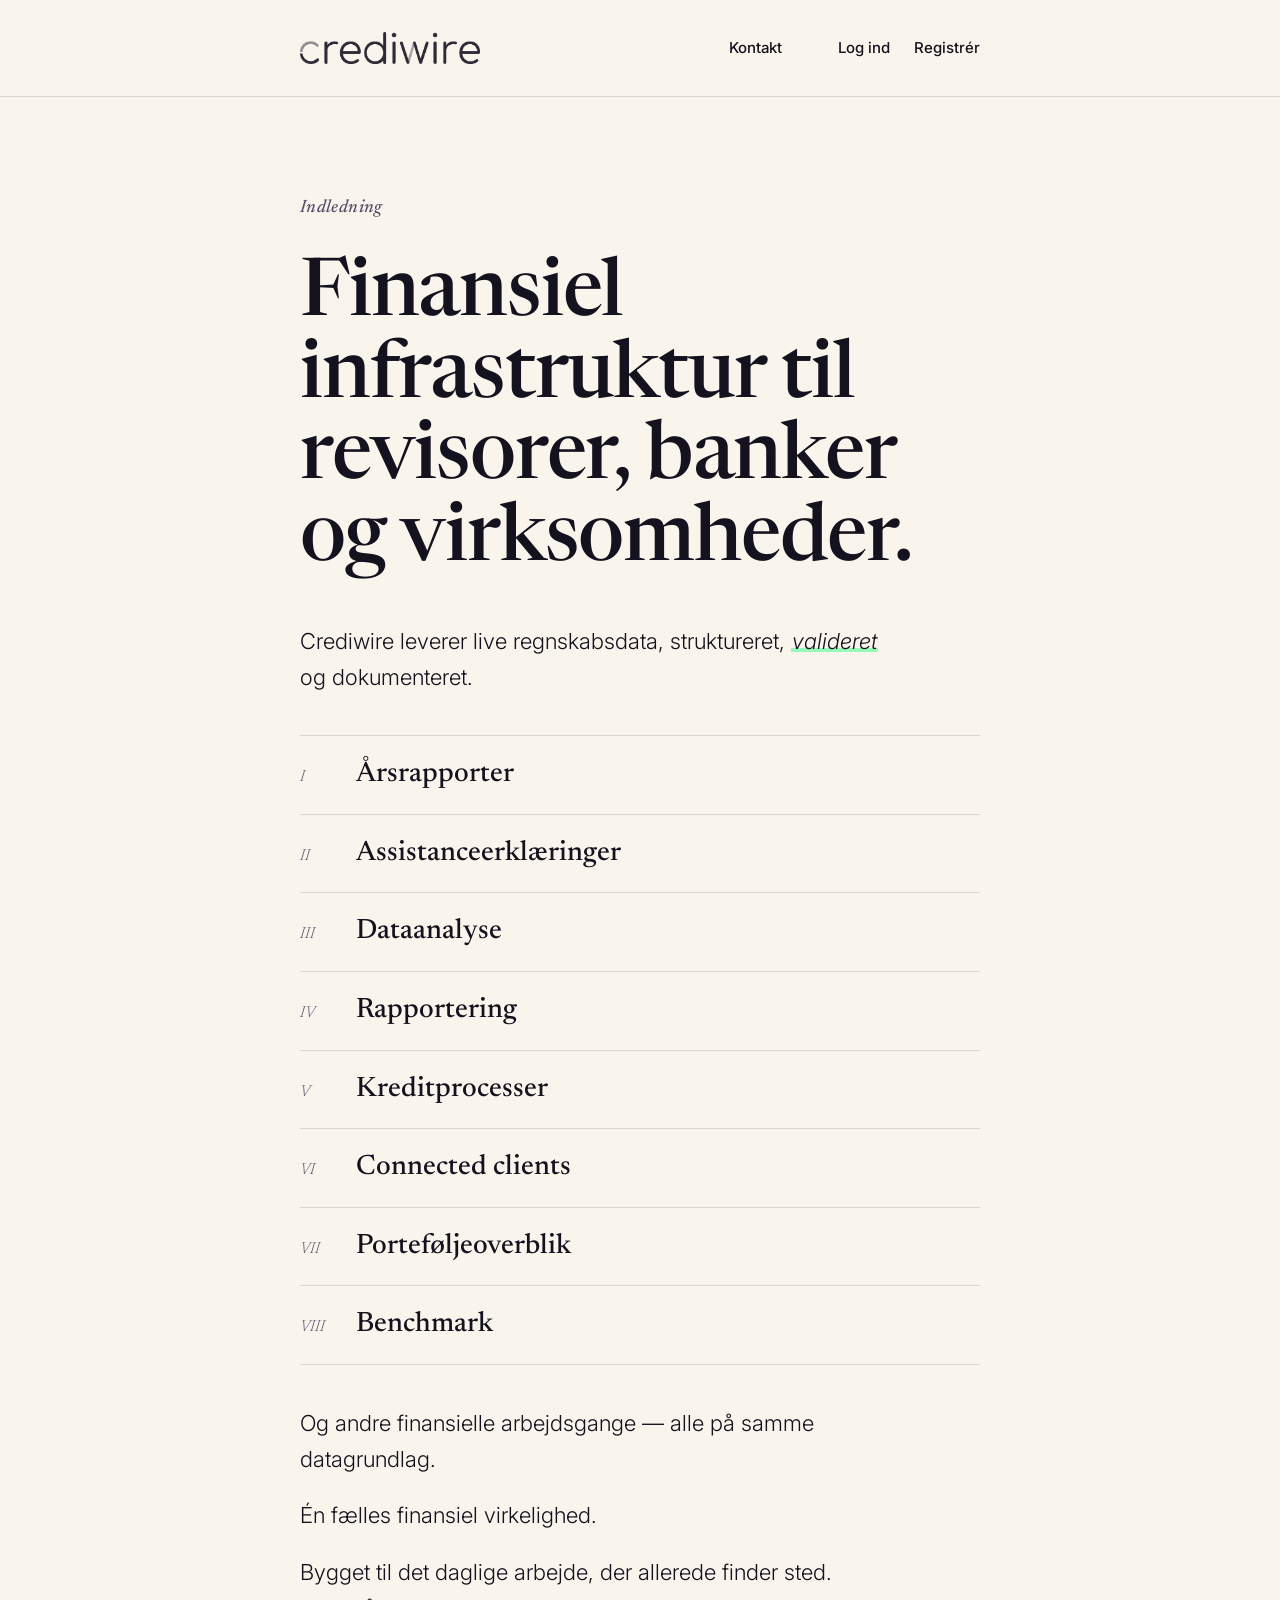
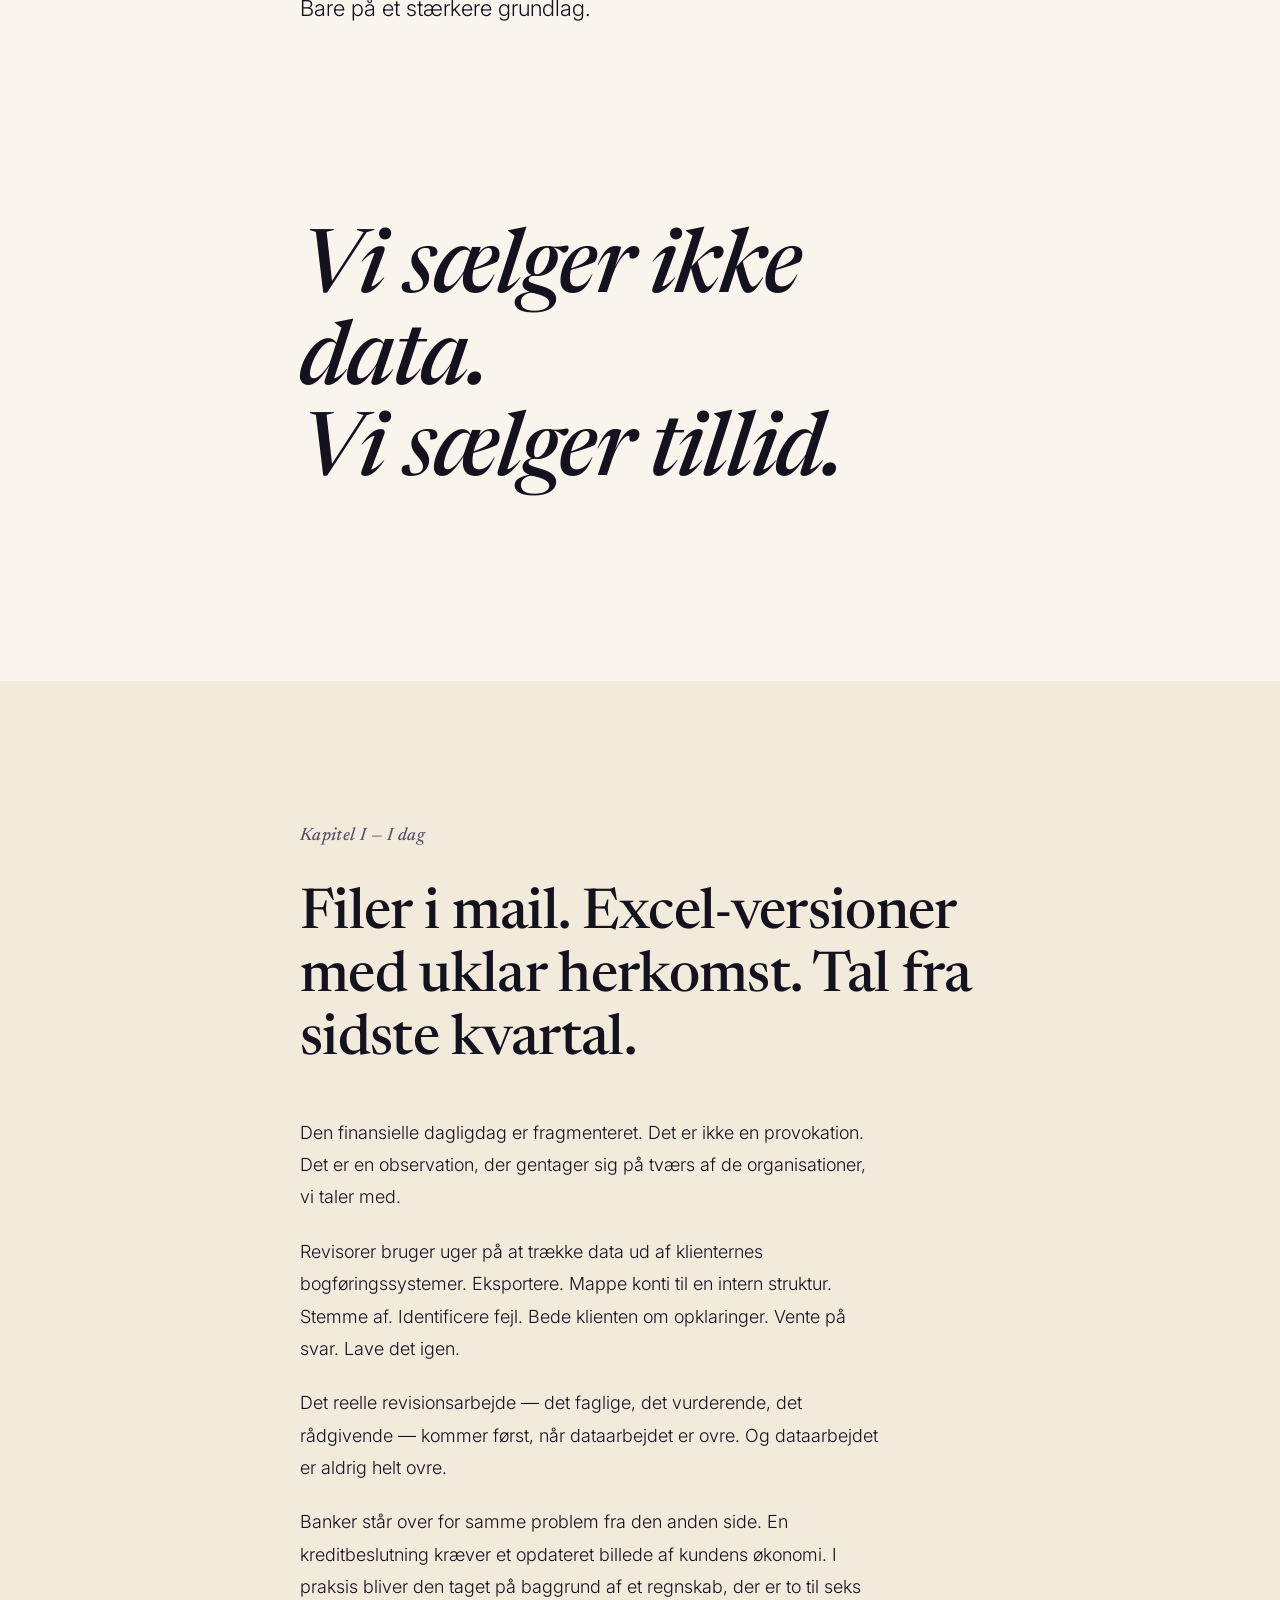
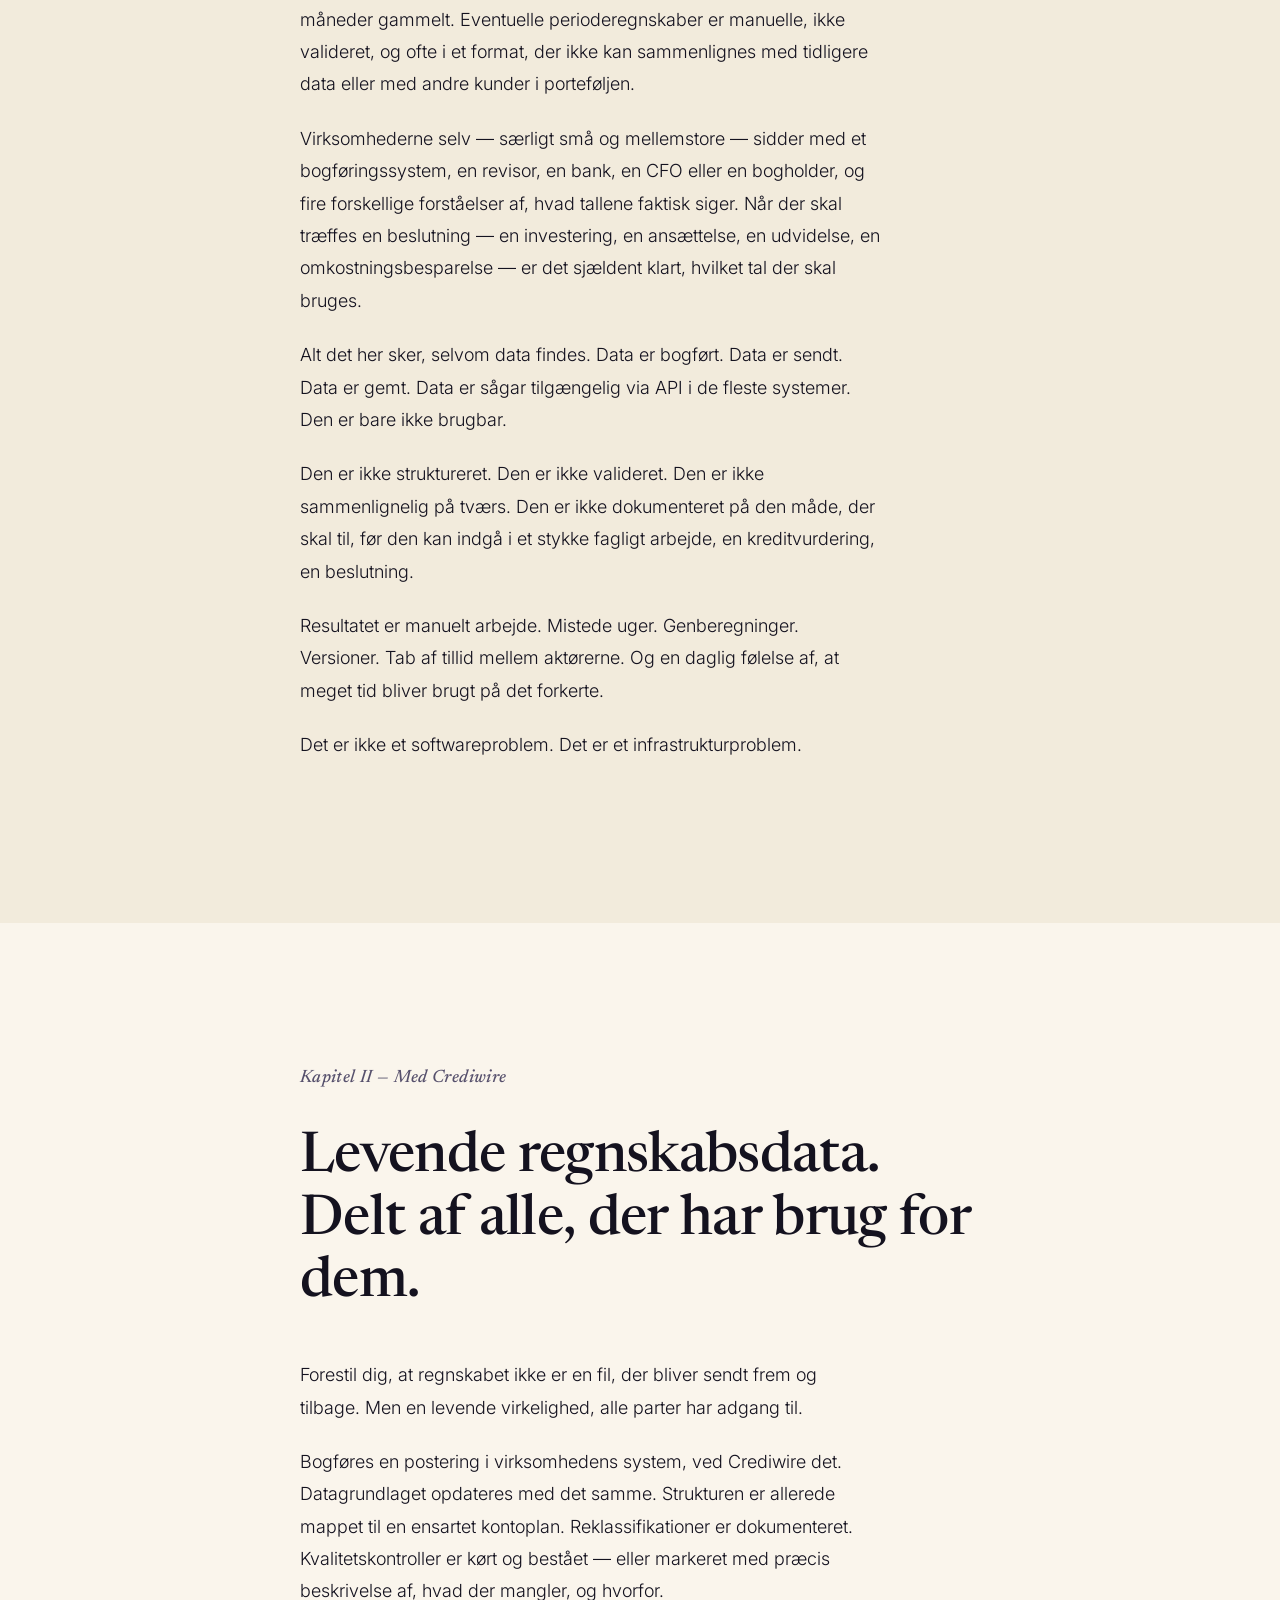
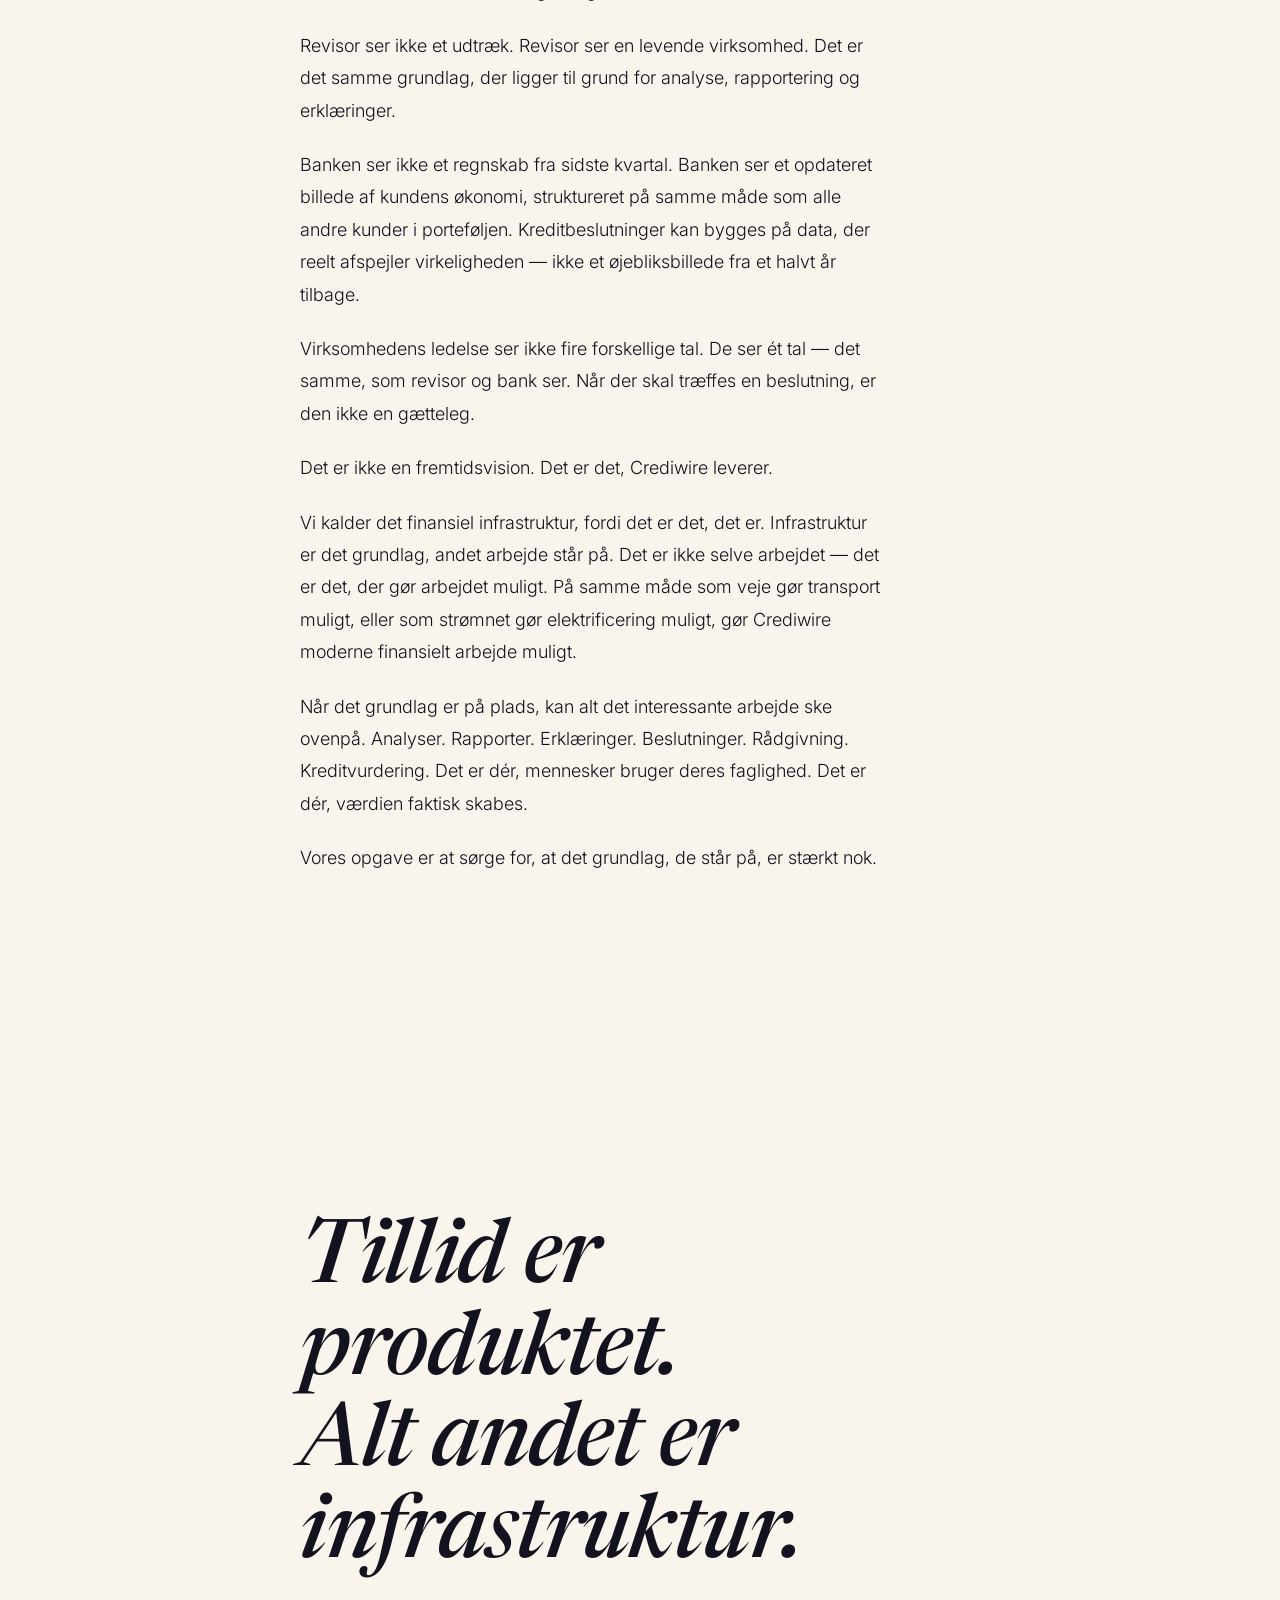
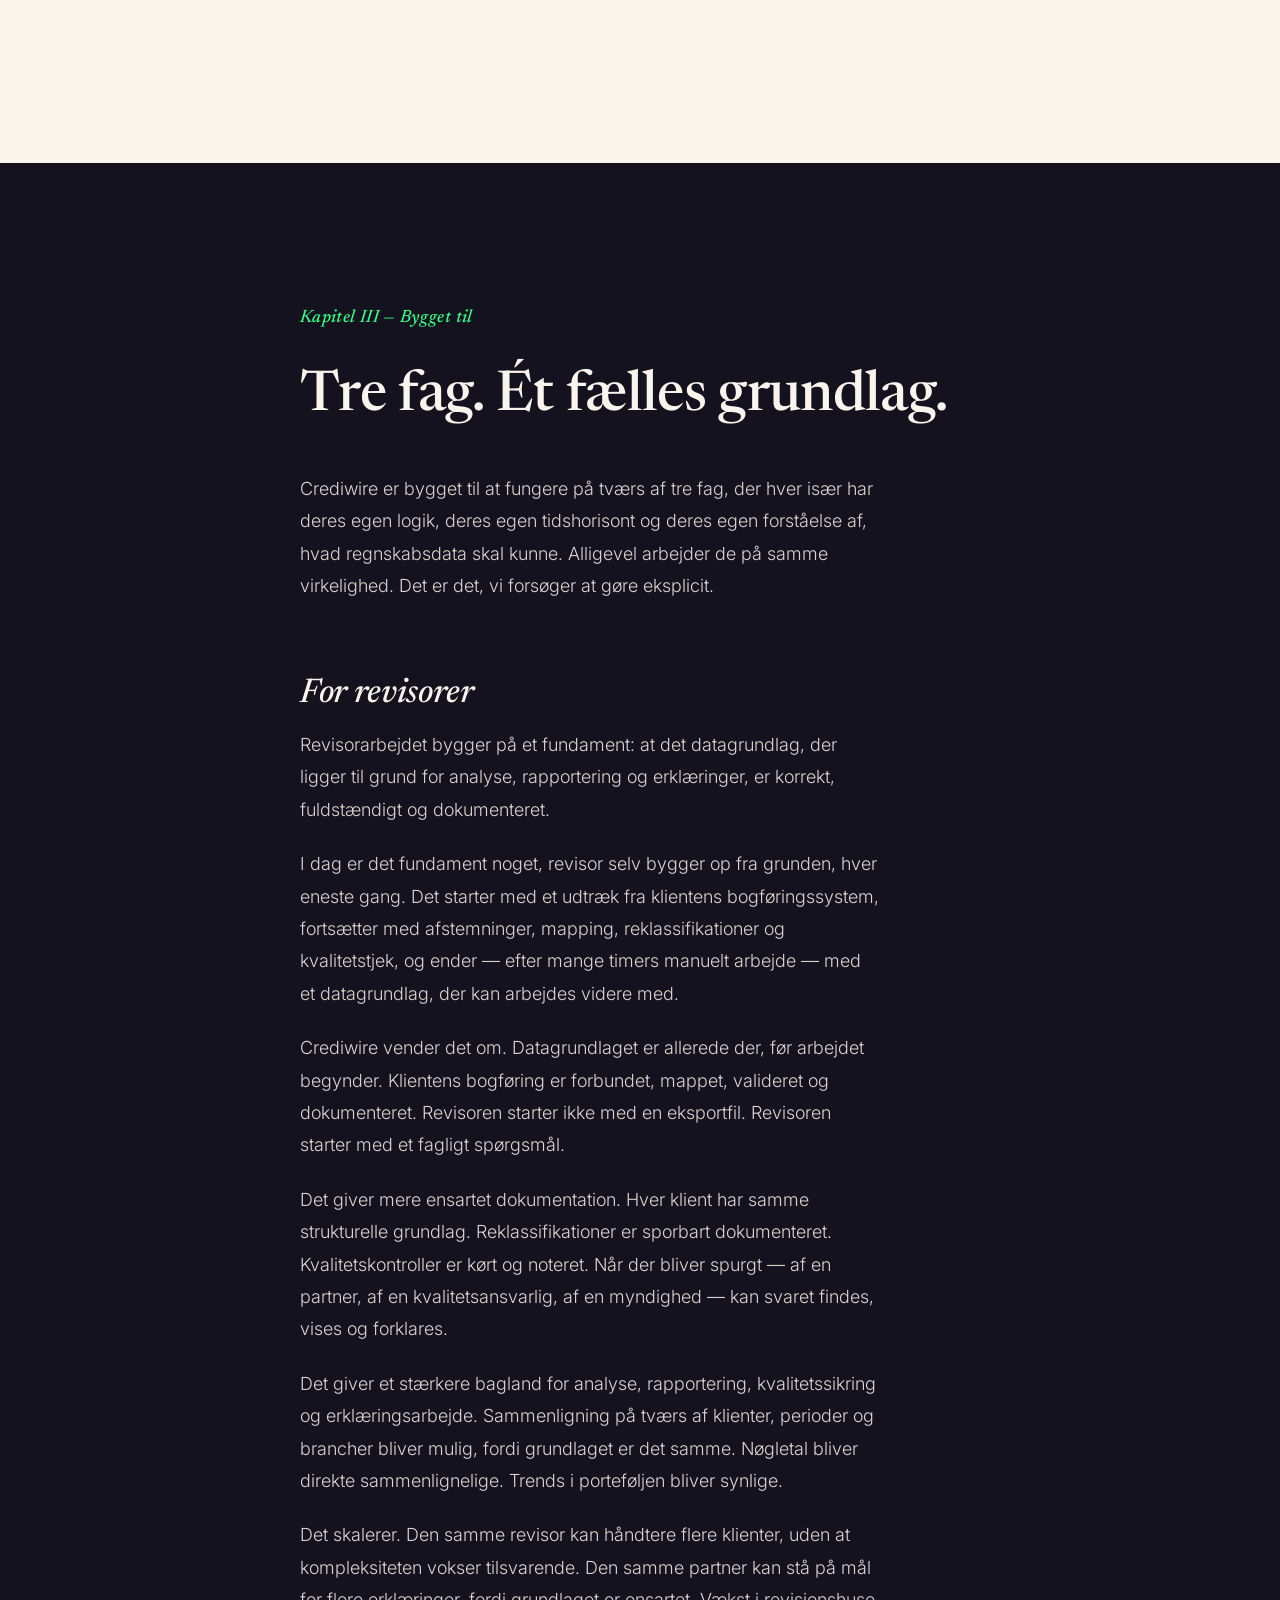
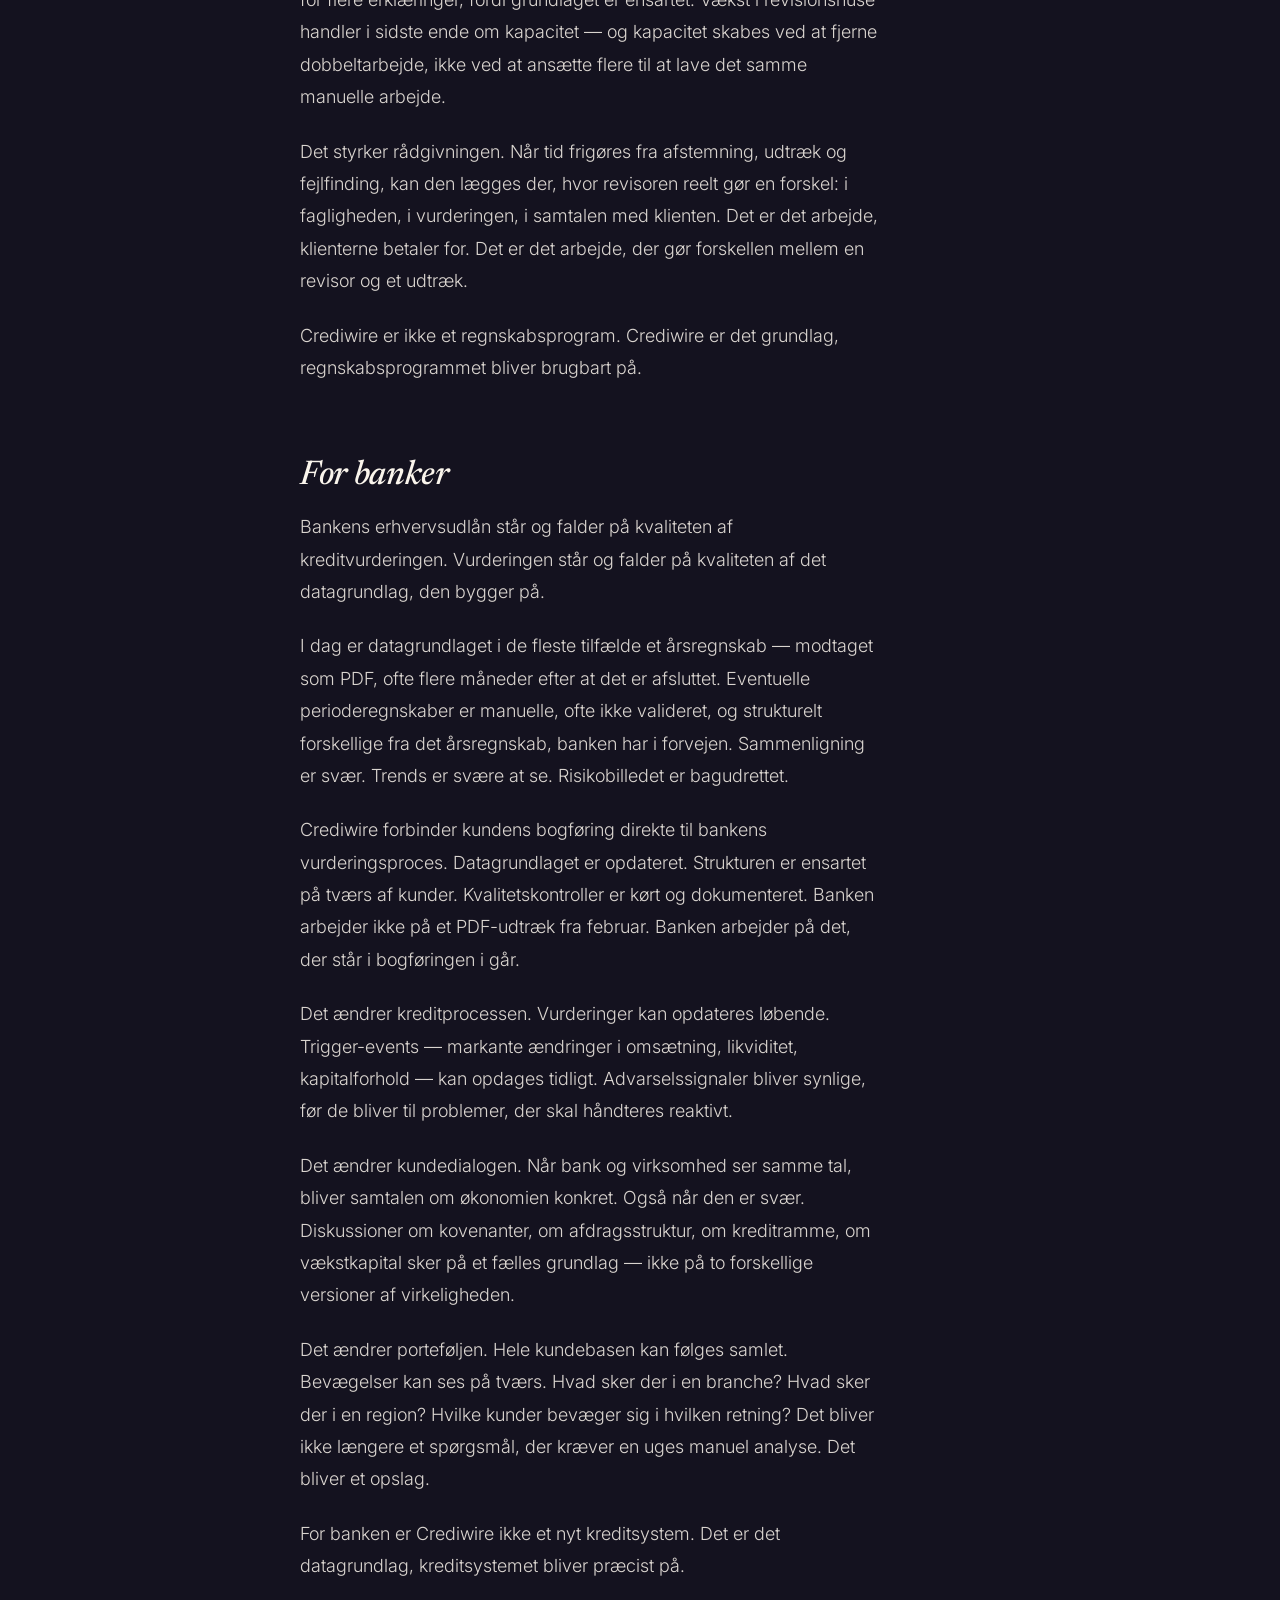
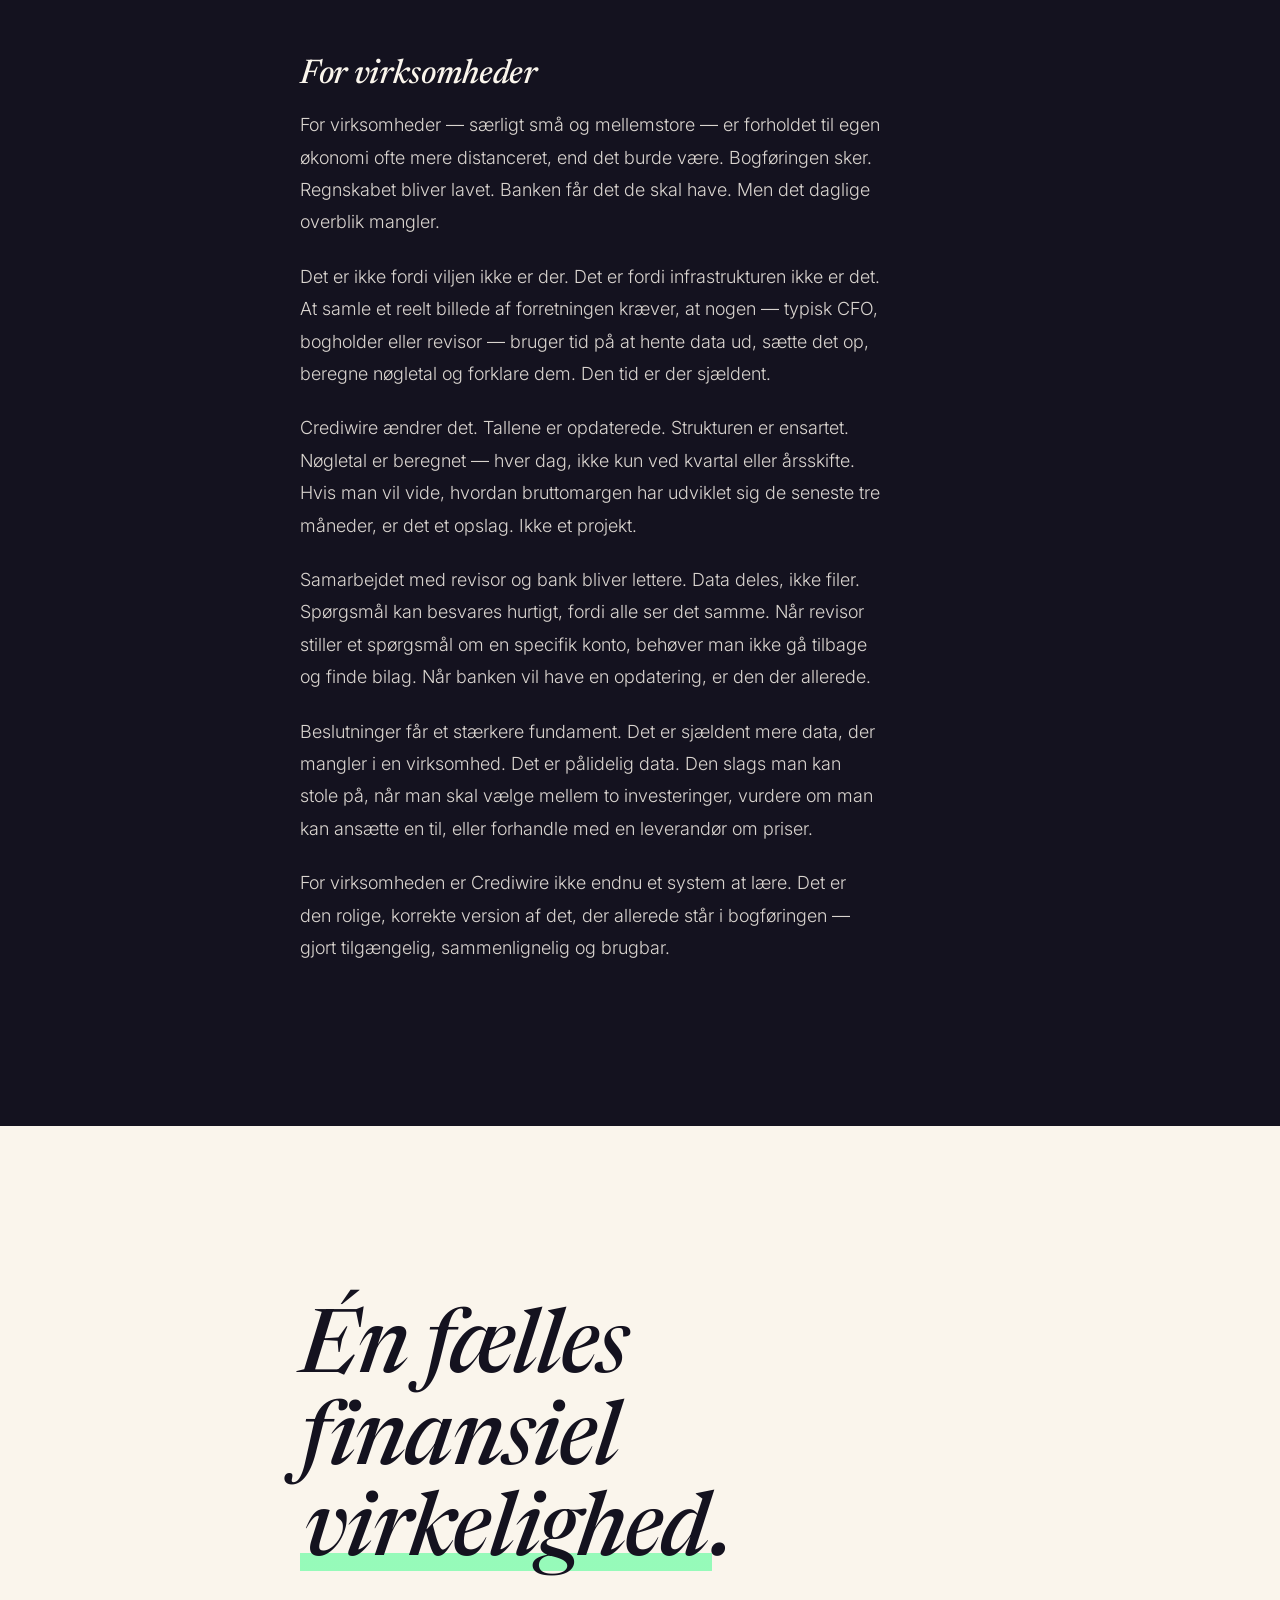
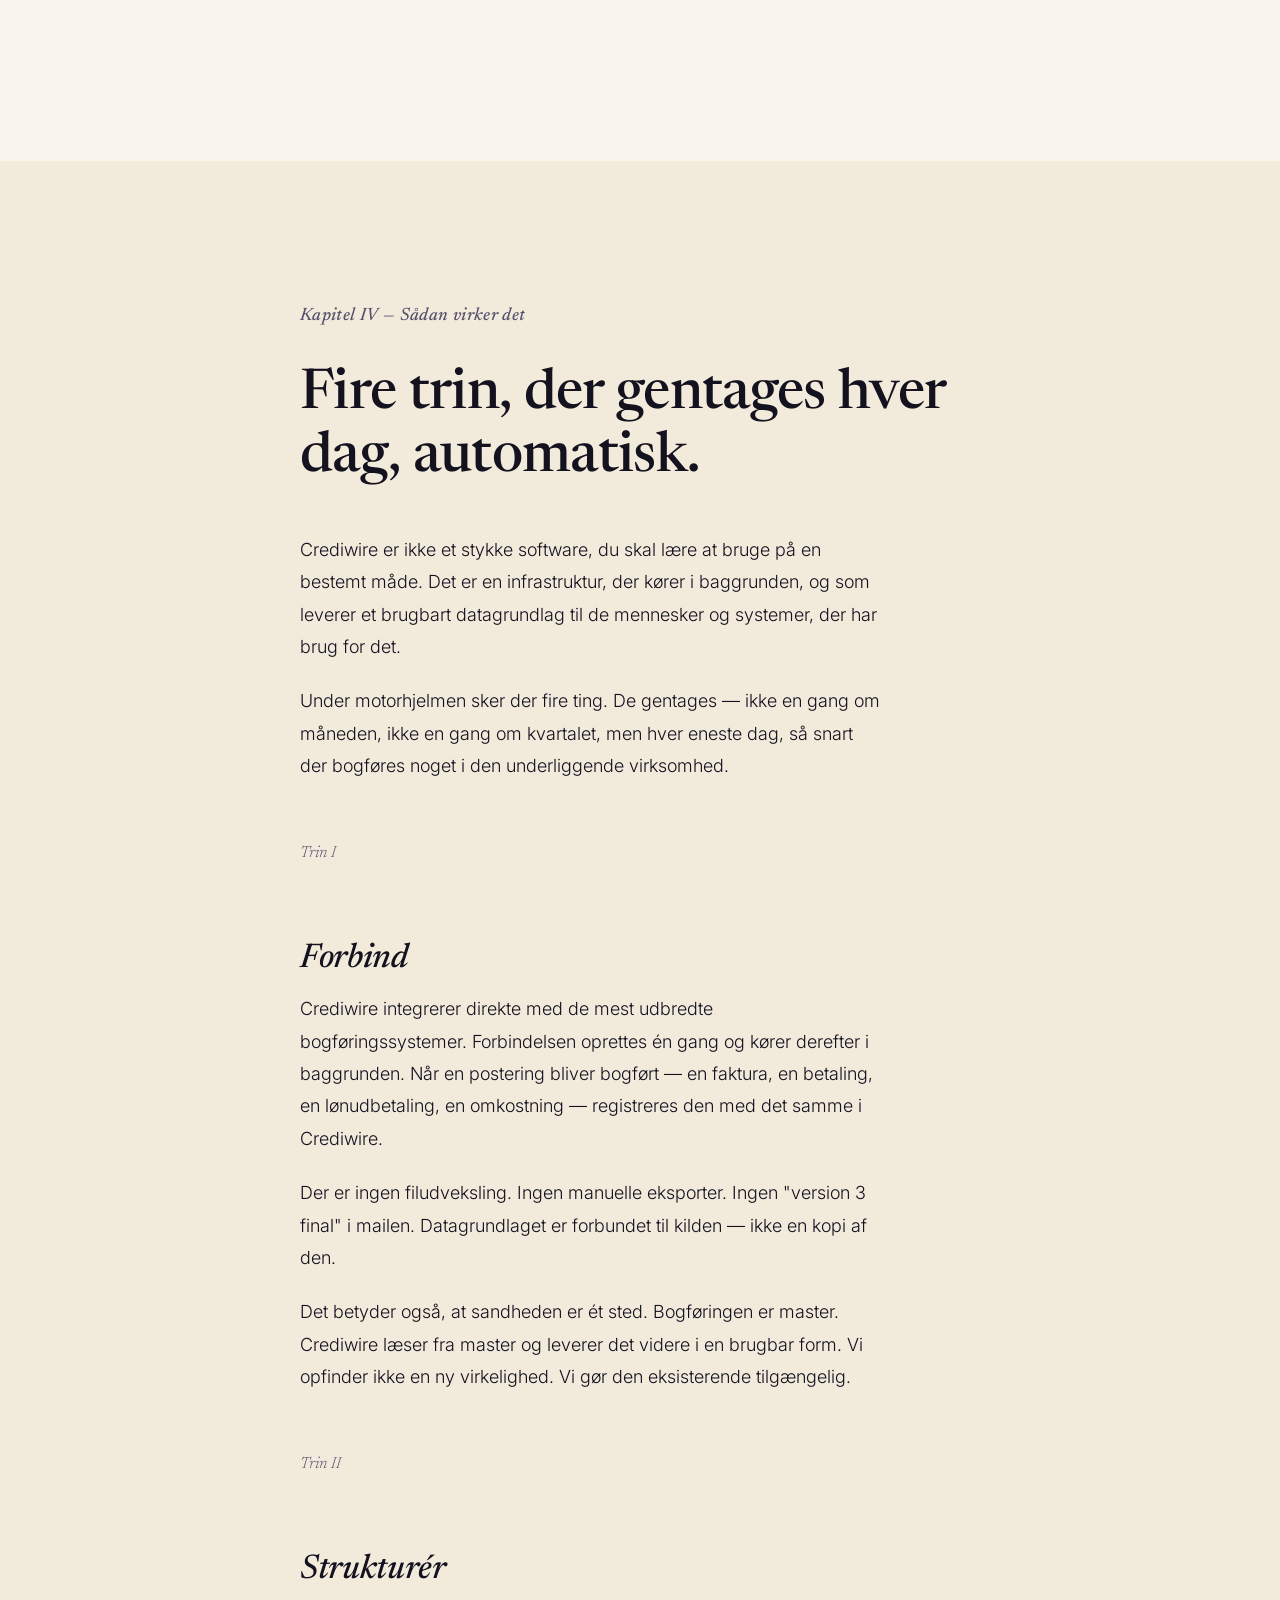
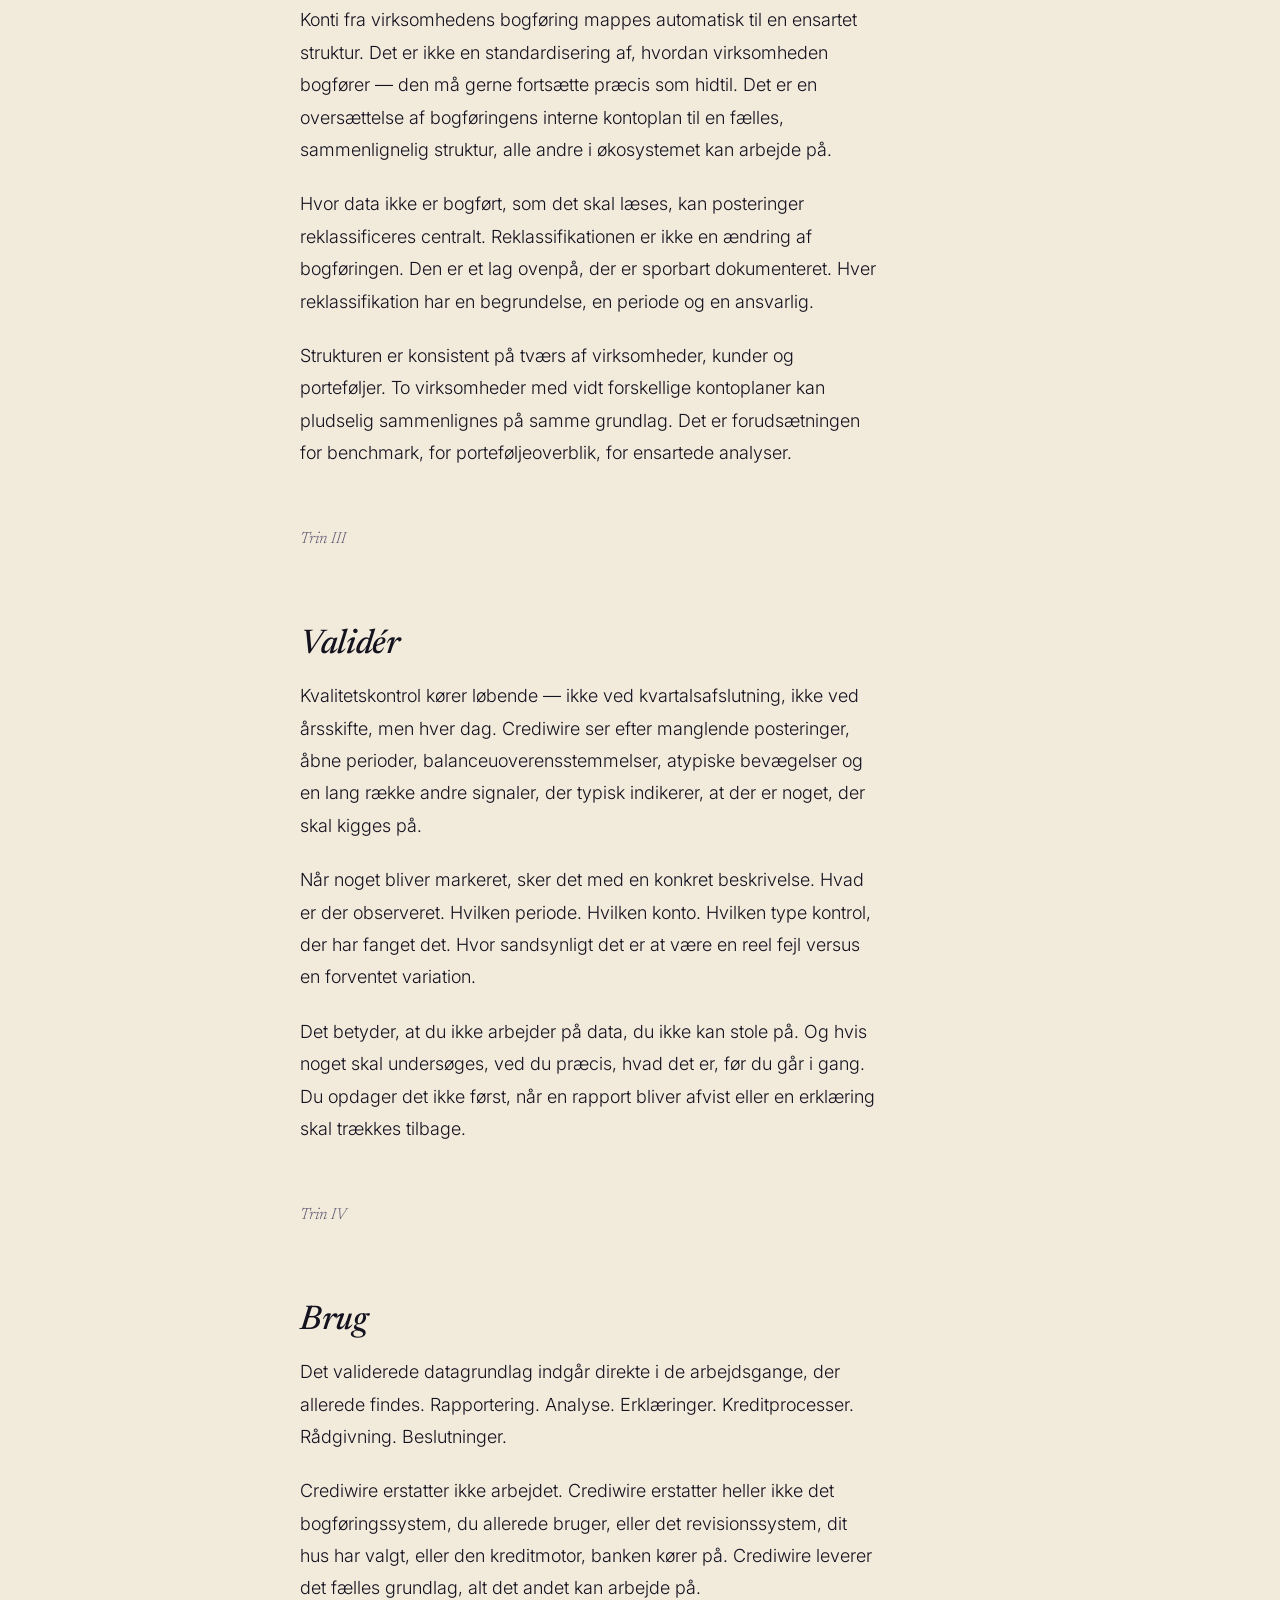
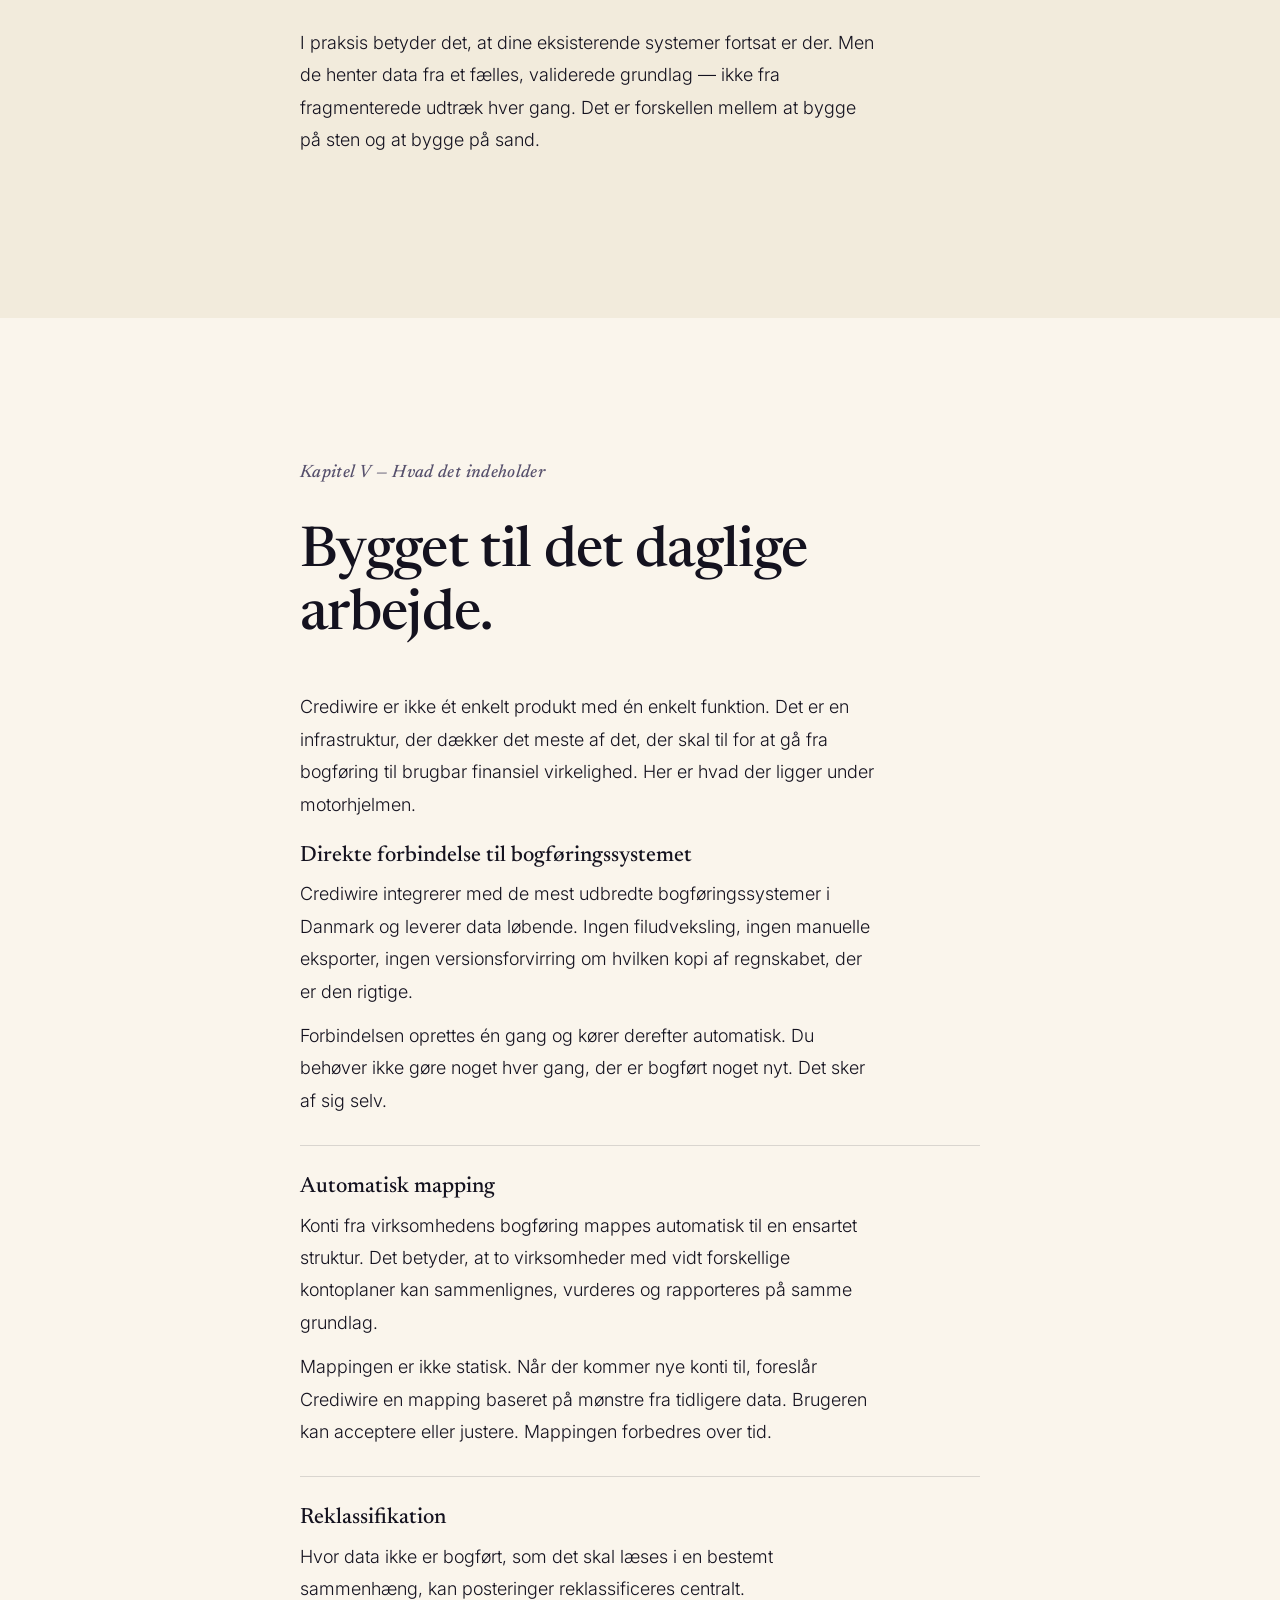
<file: versions/c-editorial.html>
<!doctype html>
<html lang="da">
  <head>
    <meta charset="utf-8">
    <meta name="viewport" content="width=device-width, initial-scale=1">
    <title>Crediwire — C / Dansk redaktionel</title>
    <style>
      @import url("https://fonts.googleapis.com/css2?family=Newsreader:ital,opsz,wght@0,6..72,400;0,6..72,500;0,6..72,700;1,6..72,400;1,6..72,500&family=Inter:wght@300;400;500;700&display=swap");

      :root {
        --cream: #FAF5EC;
        --cream-deep: #F2EBDC;
        --ink: #14121F;
        --ink-mute: #56506C;
        --purple: #3B3755;
        --green: #1F8F4D;
        --green-accent: #33FF87;
        --rule: rgba(20,18,31,0.14);
        --white: #fff;
        --col: 680px;
      }

      * { box-sizing: border-box; }
      html { -webkit-font-smoothing: antialiased; -moz-osx-font-smoothing: grayscale; }
      body {
        margin: 0;
        background: var(--cream);
        color: var(--ink);
        font-family: "Inter", sans-serif;
        font-weight: 300;
        line-height: 1.75;
      }
      a { color: inherit; text-decoration-color: var(--ink-mute); text-underline-offset: 0.2em; }

      /* Header */
      .site-header {
        position: sticky; top: 0; z-index: 10;
        background: var(--cream);
        color: var(--ink);
        padding: 32px max(20px, calc((100vw - var(--col)) / 2));
        display: flex; align-items: center; justify-content: space-between; gap: 16px;
        border-bottom: 1px solid var(--rule);
      }
      .logo img { display: block; max-width: 180px; max-height: 36px; height: auto; width: auto; filter: brightness(0) saturate(100%) invert(13%) sepia(15%) saturate(960%) hue-rotate(214deg) brightness(91%) contrast(86%); }
      .nav { display: flex; gap: 24px; align-items: center; }
      .nav a { color: var(--ink); font-size: 15px; font-weight: 500; text-decoration: none; font-family: "Inter", sans-serif; }
      .nav a:nth-child(2) { margin-left: 32px; }

      /* Section system */
      .section { padding: 96px max(20px, calc((100vw - var(--col)) / 2)); }
      .section.deep { background: var(--cream-deep); }
      .section.ink { background: var(--ink); color: var(--cream); }
      .section.ink h2, .section.ink h3, .section.ink h4 { color: var(--cream); }
      .section.ink p { color: rgba(250,245,236,0.86); }
      .section.ink .label { color: var(--green-accent); }

      .inner { max-width: var(--col); margin: 0 auto; }

      /* Roman-numeral label */
      .label {
        display: block;
        margin-bottom: 32px;
        font-family: "Newsreader", serif;
        font-size: 18px;
        font-weight: 500;
        font-style: italic;
        letter-spacing: 0.02em;
        color: var(--ink-mute);
      }

      /* Hero — serif headline */
      .section.hero { padding-top: 80px; padding-bottom: 0; }
      .hero h1 {
        margin: 0 0 40px;
        font-family: "Newsreader", serif;
        font-size: 52px;
        font-weight: 500;
        line-height: 1.05;
        letter-spacing: -0.015em;
        color: var(--ink);
      }
      .hero .lead {
        font-size: 19px;
        font-weight: 300;
        line-height: 1.65;
        margin: 0 0 20px;
        color: var(--ink);
      }
      .hi {
        font-style: italic;
        background-image: linear-gradient(to top, transparent 0.08em, rgba(51,255,135,0.5) 0.08em, rgba(51,255,135,0.5) 0.28em, transparent 0.28em);
        padding: 0 0.04em;
      }

      /* Typographic list — replaces tile grid */
      .work-list {
        margin: 40px 0 40px;
        border-top: 1px solid var(--rule);
      }
      .work-list .item {
        padding: 16px 0;
        border-bottom: 1px solid var(--rule);
        display: flex;
        align-items: baseline;
        gap: 20px;
      }
      .work-list .item .n {
        font-family: "Newsreader", serif;
        font-style: italic;
        font-size: 14px;
        color: var(--ink-mute);
        min-width: 28px;
      }
      .work-list .item .t {
        font-family: "Newsreader", serif;
        font-size: 22px;
        font-weight: 500;
        line-height: 1.2;
        color: var(--ink);
      }

      /* Section headlines */
      .section h2 {
        margin: 0 0 32px;
        font-family: "Newsreader", serif;
        color: var(--ink);
        font-size: 38px;
        font-weight: 500;
        line-height: 1.12;
        letter-spacing: -0.012em;
      }
      .section p {
        font-size: 17px;
        line-height: 1.75;
        margin: 0 0 22px;
        max-width: 580px;
        color: var(--ink);
      }
      .section h3 {
        margin: 56px 0 14px;
        font-family: "Newsreader", serif;
        font-size: 26px;
        font-weight: 500;
        line-height: 1.2;
        letter-spacing: -0.01em;
        color: var(--ink);
        font-style: italic;
      }
      .section h4 {
        margin: 36px 0 8px;
        font-family: "Newsreader", serif;
        font-size: 20px;
        font-weight: 500;
        line-height: 1.25;
        color: var(--ink);
      }

      /* Statement — large italic serif */
      .stat-wrap { padding: 120px max(20px, calc((100vw - var(--col)) / 2)); background: var(--cream); }
      .stat {
        max-width: 1100px;
        margin: 0 auto;
        font-family: "Newsreader", serif;
        font-size: 44px;
        font-weight: 500;
        font-style: italic;
        line-height: 1.1;
        letter-spacing: -0.015em;
        color: var(--ink);
      }

      /* Step number */
      .step-num {
        display: block;
        margin: 56px 0 6px;
        font-family: "Newsreader", serif;
        font-style: italic;
        font-size: 16px;
        color: var(--ink-mute);
      }
      .step-num + h3 { margin-top: 0; }

      /* Feature blocks */
      .feature {
        padding-top: 28px;
        border-top: 1px solid var(--rule);
        margin-top: 28px;
      }
      .feature:first-of-type { border-top: 0; padding-top: 0; margin-top: 16px; }
      .feature h4 { margin: 0 0 8px; }
      .feature p { margin-bottom: 12px; }
      .feature p:last-child { margin-bottom: 0; }

      /* CTA */
      .cta { padding-top: 100px; padding-bottom: 120px; }
      .cta h2 { font-size: 44px; margin-bottom: 22px; }
      .cta p { font-size: 18px; margin-bottom: 18px; }
      .cta a.contact {
        display: inline-block; margin-top: 14px; padding: 14px 26px;
        background: var(--ink); color: var(--cream); text-decoration: none;
        font-size: 15px; font-weight: 500; font-family: "Inter", sans-serif;
        letter-spacing: 0.02em;
        border-radius: 999px;
      }
      .cta a.contact:hover { background: var(--purple); }

      /* Footer */
      .site-footer {
        background: var(--cream-deep);
        color: var(--ink);
        padding: 56px max(20px, calc((100vw - var(--col)) / 2));
        border-top: 1px solid var(--rule);
      }
      .site-footer .grid { max-width: var(--col); margin: 0 auto; display: grid; gap: 32px; }
      .site-footer p, .site-footer a { font-size: 14px; line-height: 1.5; color: var(--ink); }
      .site-footer .info p { margin: 0 0 6px; }
      .site-footer nav { display: flex; flex-direction: column; gap: 10px; }

      @media (min-width: 720px) {
        .site-footer .grid { grid-template-columns: 1fr 1fr; }
        .work-list .item .t { font-size: 26px; }
      }
      @media (min-width: 880px) {
        .section.hero { padding-top: 96px; }
        .hero h1 { font-size: 80px; line-height: 1.02; }
        .hero .lead { font-size: 22px; }
        .section { padding: 140px max(20px, calc((100vw - var(--col)) / 2)); }
        .section h2 { font-size: 56px; margin-bottom: 44px; }
        .section h3 { font-size: 34px; margin-top: 72px; }
        .section h4 { font-size: 22px; }
        .section p { font-size: 18px; line-height: 1.8; }
        .stat-wrap { padding: 180px max(20px, calc((100vw - var(--col)) / 2)); }
        .stat { font-size: 88px; line-height: 1.04; }
        .cta h2 { font-size: 72px; }
        .work-list .item .t { font-size: 28px; }
        .work-list .item .n { font-size: 16px; min-width: 36px; }
        .work-list .item { padding: 22px 0; }
      }
    </style>
  </head>
  <body>
    <header class="site-header">
      <a class="logo" href="../index.html" aria-label="Crediwire">
        <img src="../CW_logo_lilla_rgb.png" alt="">
      </a>
      <nav class="nav">
        <a href="#kontakt">Kontakt</a>
        <a href="https://app.crediwire.com/login">Log ind</a>
        <a href="https://app.crediwire.com/register">Registrér</a>
      </nav>
    </header>

    <section class="section hero">
      <div class="inner">
        <span class="label">Indledning</span>
        <h1>Finansiel infrastruktur til revisorer, banker og virksomheder.</h1>
        <p class="lead">Crediwire leverer live regnskabsdata, struktureret, <span class="hi">valideret</span> og dokumenteret.</p>
        <div class="work-list">
          <div class="item"><span class="n">I</span><span class="t">Årsrapporter</span></div>
          <div class="item"><span class="n">II</span><span class="t">Assistanceerklæringer</span></div>
          <div class="item"><span class="n">III</span><span class="t">Dataanalyse</span></div>
          <div class="item"><span class="n">IV</span><span class="t">Rapportering</span></div>
          <div class="item"><span class="n">V</span><span class="t">Kreditprocesser</span></div>
          <div class="item"><span class="n">VI</span><span class="t">Connected clients</span></div>
          <div class="item"><span class="n">VII</span><span class="t">Porteføljeoverblik</span></div>
          <div class="item"><span class="n">VIII</span><span class="t">Benchmark</span></div>
        </div>
        <p class="lead">Og andre finansielle arbejdsgange — alle på samme datagrundlag.</p>
        <p class="lead">Én fælles finansiel virkelighed.</p>
        <p class="lead">Bygget til det daglige arbejde, der allerede finder sted. Bare på et stærkere grundlag.</p>
      </div>
    </section>

    <div class="stat-wrap"><p class="stat">Vi sælger ikke data.<br>Vi sælger tillid.</p></div>

    <section class="section deep">
      <div class="inner">
        <span class="label">Kapitel I — I dag</span>
        <h2>Filer i mail. Excel-versioner med uklar herkomst. Tal fra sidste kvartal.</h2>
        <p>Den finansielle dagligdag er fragmenteret. Det er ikke en provokation. Det er en observation, der gentager sig på tværs af de organisationer, vi taler med.</p>
        <p>Revisorer bruger uger på at trække data ud af klienternes bogføringssystemer. Eksportere. Mappe konti til en intern struktur. Stemme af. Identificere fejl. Bede klienten om opklaringer. Vente på svar. Lave det igen.</p>
        <p>Det reelle revisionsarbejde — det faglige, det vurderende, det rådgivende — kommer først, når dataarbejdet er ovre. Og dataarbejdet er aldrig helt ovre.</p>
        <p>Banker står over for samme problem fra den anden side. En kreditbeslutning kræver et opdateret billede af kundens økonomi. I praksis bliver den taget på baggrund af et regnskab, der er to til seks måneder gammelt. Eventuelle perioderegnskaber er manuelle, ikke valideret, og ofte i et format, der ikke kan sammenlignes med tidligere data eller med andre kunder i porteføljen.</p>
        <p>Virksomhederne selv — særligt små og mellemstore — sidder med et bogføringssystem, en revisor, en bank, en CFO eller en bogholder, og fire forskellige forståelser af, hvad tallene faktisk siger. Når der skal træffes en beslutning — en investering, en ansættelse, en udvidelse, en omkostningsbesparelse — er det sjældent klart, hvilket tal der skal bruges.</p>
        <p>Alt det her sker, selvom data findes. Data er bogført. Data er sendt. Data er gemt. Data er sågar tilgængelig via API i de fleste systemer. Den er bare ikke brugbar.</p>
        <p>Den er ikke struktureret. Den er ikke valideret. Den er ikke sammenlignelig på tværs. Den er ikke dokumenteret på den måde, der skal til, før den kan indgå i et stykke fagligt arbejde, en kreditvurdering, en beslutning.</p>
        <p>Resultatet er manuelt arbejde. Mistede uger. Genberegninger. Versioner. Tab af tillid mellem aktørerne. Og en daglig følelse af, at meget tid bliver brugt på det forkerte.</p>
        <p>Det er ikke et softwareproblem. Det er et infrastrukturproblem.</p>
      </div>
    </section>

    <section class="section">
      <div class="inner">
        <span class="label">Kapitel II — Med Crediwire</span>
        <h2>Levende regnskabsdata. Delt af alle, der har brug for dem.</h2>
        <p>Forestil dig, at regnskabet ikke er en fil, der bliver sendt frem og tilbage. Men en levende virkelighed, alle parter har adgang til.</p>
        <p>Bogføres en postering i virksomhedens system, ved Crediwire det. Datagrundlaget opdateres med det samme. Strukturen er allerede mappet til en ensartet kontoplan. Reklassifikationer er dokumenteret. Kvalitetskontroller er kørt og bestået — eller markeret med præcis beskrivelse af, hvad der mangler, og hvorfor.</p>
        <p>Revisor ser ikke et udtræk. Revisor ser en levende virksomhed. Det er det samme grundlag, der ligger til grund for analyse, rapportering og erklæringer.</p>
        <p>Banken ser ikke et regnskab fra sidste kvartal. Banken ser et opdateret billede af kundens økonomi, struktureret på samme måde som alle andre kunder i porteføljen. Kreditbeslutninger kan bygges på data, der reelt afspejler virkeligheden — ikke et øjebliksbillede fra et halvt år tilbage.</p>
        <p>Virksomhedens ledelse ser ikke fire forskellige tal. De ser ét tal — det samme, som revisor og bank ser. Når der skal træffes en beslutning, er den ikke en gætteleg.</p>
        <p>Det er ikke en fremtidsvision. Det er det, Crediwire leverer.</p>
        <p>Vi kalder det finansiel infrastruktur, fordi det er det, det er. Infrastruktur er det grundlag, andet arbejde står på. Det er ikke selve arbejdet — det er det, der gør arbejdet muligt. På samme måde som veje gør transport muligt, eller som strømnet gør elektrificering muligt, gør Crediwire moderne finansielt arbejde muligt.</p>
        <p>Når det grundlag er på plads, kan alt det interessante arbejde ske ovenpå. Analyser. Rapporter. Erklæringer. Beslutninger. Rådgivning. Kreditvurdering. Det er dér, mennesker bruger deres faglighed. Det er dér, værdien faktisk skabes.</p>
        <p>Vores opgave er at sørge for, at det grundlag, de står på, er stærkt nok.</p>
      </div>
    </section>

    <div class="stat-wrap"><p class="stat">Tillid er produktet.<br>Alt andet er infrastruktur.</p></div>

    <section class="section ink">
      <div class="inner">
        <span class="label">Kapitel III — Bygget til</span>
        <h2>Tre fag. Ét fælles grundlag.</h2>
        <p>Crediwire er bygget til at fungere på tværs af tre fag, der hver især har deres egen logik, deres egen tidshorisont og deres egen forståelse af, hvad regnskabsdata skal kunne. Alligevel arbejder de på samme virkelighed. Det er det, vi forsøger at gøre eksplicit.</p>

        <h3>For revisorer</h3>
        <p>Revisorarbejdet bygger på et fundament: at det datagrundlag, der ligger til grund for analyse, rapportering og erklæringer, er korrekt, fuldstændigt og dokumenteret.</p>
        <p>I dag er det fundament noget, revisor selv bygger op fra grunden, hver eneste gang. Det starter med et udtræk fra klientens bogføringssystem, fortsætter med afstemninger, mapping, reklassifikationer og kvalitetstjek, og ender — efter mange timers manuelt arbejde — med et datagrundlag, der kan arbejdes videre med.</p>
        <p>Crediwire vender det om. Datagrundlaget er allerede der, før arbejdet begynder. Klientens bogføring er forbundet, mappet, valideret og dokumenteret. Revisoren starter ikke med en eksportfil. Revisoren starter med et fagligt spørgsmål.</p>
        <p>Det giver mere ensartet dokumentation. Hver klient har samme strukturelle grundlag. Reklassifikationer er sporbart dokumenteret. Kvalitetskontroller er kørt og noteret. Når der bliver spurgt — af en partner, af en kvalitetsansvarlig, af en myndighed — kan svaret findes, vises og forklares.</p>
        <p>Det giver et stærkere bagland for analyse, rapportering, kvalitetssikring og erklæringsarbejde. Sammenligning på tværs af klienter, perioder og brancher bliver mulig, fordi grundlaget er det samme. Nøgletal bliver direkte sammenlignelige. Trends i porteføljen bliver synlige.</p>
        <p>Det skalerer. Den samme revisor kan håndtere flere klienter, uden at kompleksiteten vokser tilsvarende. Den samme partner kan stå på mål for flere erklæringer, fordi grundlaget er ensartet. Vækst i revisionshuse handler i sidste ende om kapacitet — og kapacitet skabes ved at fjerne dobbeltarbejde, ikke ved at ansætte flere til at lave det samme manuelle arbejde.</p>
        <p>Det styrker rådgivningen. Når tid frigøres fra afstemning, udtræk og fejlfinding, kan den lægges der, hvor revisoren reelt gør en forskel: i fagligheden, i vurderingen, i samtalen med klienten. Det er det arbejde, klienterne betaler for. Det er det arbejde, der gør forskellen mellem en revisor og et udtræk.</p>
        <p>Crediwire er ikke et regnskabsprogram. Crediwire er det grundlag, regnskabsprogrammet bliver brugbart på.</p>

        <h3>For banker</h3>
        <p>Bankens erhvervsudlån står og falder på kvaliteten af kreditvurderingen. Vurderingen står og falder på kvaliteten af det datagrundlag, den bygger på.</p>
        <p>I dag er datagrundlaget i de fleste tilfælde et årsregnskab — modtaget som PDF, ofte flere måneder efter at det er afsluttet. Eventuelle perioderegnskaber er manuelle, ofte ikke valideret, og strukturelt forskellige fra det årsregnskab, banken har i forvejen. Sammenligning er svær. Trends er svære at se. Risikobilledet er bagudrettet.</p>
        <p>Crediwire forbinder kundens bogføring direkte til bankens vurderingsproces. Datagrundlaget er opdateret. Strukturen er ensartet på tværs af kunder. Kvalitetskontroller er kørt og dokumenteret. Banken arbejder ikke på et PDF-udtræk fra februar. Banken arbejder på det, der står i bogføringen i går.</p>
        <p>Det ændrer kreditprocessen. Vurderinger kan opdateres løbende. Trigger-events — markante ændringer i omsætning, likviditet, kapitalforhold — kan opdages tidligt. Advarselssignaler bliver synlige, før de bliver til problemer, der skal håndteres reaktivt.</p>
        <p>Det ændrer kundedialogen. Når bank og virksomhed ser samme tal, bliver samtalen om økonomien konkret. Også når den er svær. Diskussioner om kovenanter, om afdragsstruktur, om kreditramme, om vækstkapital sker på et fælles grundlag — ikke på to forskellige versioner af virkeligheden.</p>
        <p>Det ændrer porteføljen. Hele kundebasen kan følges samlet. Bevægelser kan ses på tværs. Hvad sker der i en branche? Hvad sker der i en region? Hvilke kunder bevæger sig i hvilken retning? Det bliver ikke længere et spørgsmål, der kræver en uges manuel analyse. Det bliver et opslag.</p>
        <p>For banken er Crediwire ikke et nyt kreditsystem. Det er det datagrundlag, kreditsystemet bliver præcist på.</p>

        <h3>For virksomheder</h3>
        <p>For virksomheder — særligt små og mellemstore — er forholdet til egen økonomi ofte mere distanceret, end det burde være. Bogføringen sker. Regnskabet bliver lavet. Banken får det de skal have. Men det daglige overblik mangler.</p>
        <p>Det er ikke fordi viljen ikke er der. Det er fordi infrastrukturen ikke er det. At samle et reelt billede af forretningen kræver, at nogen — typisk CFO, bogholder eller revisor — bruger tid på at hente data ud, sætte det op, beregne nøgletal og forklare dem. Den tid er der sjældent.</p>
        <p>Crediwire ændrer det. Tallene er opdaterede. Strukturen er ensartet. Nøgletal er beregnet — hver dag, ikke kun ved kvartal eller årsskifte. Hvis man vil vide, hvordan bruttomargen har udviklet sig de seneste tre måneder, er det et opslag. Ikke et projekt.</p>
        <p>Samarbejdet med revisor og bank bliver lettere. Data deles, ikke filer. Spørgsmål kan besvares hurtigt, fordi alle ser det samme. Når revisor stiller et spørgsmål om en specifik konto, behøver man ikke gå tilbage og finde bilag. Når banken vil have en opdatering, er den der allerede.</p>
        <p>Beslutninger får et stærkere fundament. Det er sjældent mere data, der mangler i en virksomhed. Det er pålidelig data. Den slags man kan stole på, når man skal vælge mellem to investeringer, vurdere om man kan ansætte en til, eller forhandle med en leverandør om priser.</p>
        <p>For virksomheden er Crediwire ikke endnu et system at lære. Det er den rolige, korrekte version af det, der allerede står i bogføringen — gjort tilgængelig, sammenlignelig og brugbar.</p>
      </div>
    </section>

    <div class="stat-wrap"><p class="stat">Én fælles<br>finansiel <span class="hi">virkelighed</span>.</p></div>

    <section class="section deep">
      <div class="inner">
        <span class="label">Kapitel IV — Sådan virker det</span>
        <h2>Fire trin, der gentages hver dag, automatisk.</h2>
        <p>Crediwire er ikke et stykke software, du skal lære at bruge på en bestemt måde. Det er en infrastruktur, der kører i baggrunden, og som leverer et brugbart datagrundlag til de mennesker og systemer, der har brug for det.</p>
        <p>Under motorhjelmen sker der fire ting. De gentages — ikke en gang om måneden, ikke en gang om kvartalet, men hver eneste dag, så snart der bogføres noget i den underliggende virksomhed.</p>

        <span class="step-num">Trin I</span>
        <h3>Forbind</h3>
        <p>Crediwire integrerer direkte med de mest udbredte bogføringssystemer. Forbindelsen oprettes én gang og kører derefter i baggrunden. Når en postering bliver bogført — en faktura, en betaling, en lønudbetaling, en omkostning — registreres den med det samme i Crediwire.</p>
        <p>Der er ingen filudveksling. Ingen manuelle eksporter. Ingen "version 3 final" i mailen. Datagrundlaget er forbundet til kilden — ikke en kopi af den.</p>
        <p>Det betyder også, at sandheden er ét sted. Bogføringen er master. Crediwire læser fra master og leverer det videre i en brugbar form. Vi opfinder ikke en ny virkelighed. Vi gør den eksisterende tilgængelig.</p>

        <span class="step-num">Trin II</span>
        <h3>Strukturér</h3>
        <p>Konti fra virksomhedens bogføring mappes automatisk til en ensartet struktur. Det er ikke en standardisering af, hvordan virksomheden bogfører — den må gerne fortsætte præcis som hidtil. Det er en oversættelse af bogføringens interne kontoplan til en fælles, sammenlignelig struktur, alle andre i økosystemet kan arbejde på.</p>
        <p>Hvor data ikke er bogført, som det skal læses, kan posteringer reklassificeres centralt. Reklassifikationen er ikke en ændring af bogføringen. Den er et lag ovenpå, der er sporbart dokumenteret. Hver reklassifikation har en begrundelse, en periode og en ansvarlig.</p>
        <p>Strukturen er konsistent på tværs af virksomheder, kunder og porteføljer. To virksomheder med vidt forskellige kontoplaner kan pludselig sammenlignes på samme grundlag. Det er forudsætningen for benchmark, for porteføljeoverblik, for ensartede analyser.</p>

        <span class="step-num">Trin III</span>
        <h3>Validér</h3>
        <p>Kvalitetskontrol kører løbende — ikke ved kvartalsafslutning, ikke ved årsskifte, men hver dag. Crediwire ser efter manglende posteringer, åbne perioder, balanceuoverensstemmelser, atypiske bevægelser og en lang række andre signaler, der typisk indikerer, at der er noget, der skal kigges på.</p>
        <p>Når noget bliver markeret, sker det med en konkret beskrivelse. Hvad er der observeret. Hvilken periode. Hvilken konto. Hvilken type kontrol, der har fanget det. Hvor sandsynligt det er at være en reel fejl versus en forventet variation.</p>
        <p>Det betyder, at du ikke arbejder på data, du ikke kan stole på. Og hvis noget skal undersøges, ved du præcis, hvad det er, før du går i gang. Du opdager det ikke først, når en rapport bliver afvist eller en erklæring skal trækkes tilbage.</p>

        <span class="step-num">Trin IV</span>
        <h3>Brug</h3>
        <p>Det validerede datagrundlag indgår direkte i de arbejdsgange, der allerede findes. Rapportering. Analyse. Erklæringer. Kreditprocesser. Rådgivning. Beslutninger.</p>
        <p>Crediwire erstatter ikke arbejdet. Crediwire erstatter heller ikke det bogføringssystem, du allerede bruger, eller det revisionssystem, dit hus har valgt, eller den kreditmotor, banken kører på. Crediwire leverer det fælles grundlag, alt det andet kan arbejde på.</p>
        <p>I praksis betyder det, at dine eksisterende systemer fortsat er der. Men de henter data fra et fælles, validerede grundlag — ikke fra fragmenterede udtræk hver gang. Det er forskellen mellem at bygge på sten og at bygge på sand.</p>
      </div>
    </section>

    <section class="section">
      <div class="inner">
        <span class="label">Kapitel V — Hvad det indeholder</span>
        <h2>Bygget til det daglige arbejde.</h2>
        <p>Crediwire er ikke ét enkelt produkt med én enkelt funktion. Det er en infrastruktur, der dækker det meste af det, der skal til for at gå fra bogføring til brugbar finansiel virkelighed. Her er hvad der ligger under motorhjelmen.</p>

        <div class="feature"><h4>Direkte forbindelse til bogføringssystemet</h4>
          <p>Crediwire integrerer med de mest udbredte bogføringssystemer i Danmark og leverer data løbende. Ingen filudveksling, ingen manuelle eksporter, ingen versionsforvirring om hvilken kopi af regnskabet, der er den rigtige.</p>
          <p>Forbindelsen oprettes én gang og kører derefter automatisk. Du behøver ikke gøre noget hver gang, der er bogført noget nyt. Det sker af sig selv.</p></div>
        <div class="feature"><h4>Automatisk mapping</h4>
          <p>Konti fra virksomhedens bogføring mappes automatisk til en ensartet struktur. Det betyder, at to virksomheder med vidt forskellige kontoplaner kan sammenlignes, vurderes og rapporteres på samme grundlag.</p>
          <p>Mappingen er ikke statisk. Når der kommer nye konti til, foreslår Crediwire en mapping baseret på mønstre fra tidligere data. Brugeren kan acceptere eller justere. Mappingen forbedres over tid.</p></div>
        <div class="feature"><h4>Reklassifikation</h4>
          <p>Hvor data ikke er bogført, som det skal læses i en bestemt sammenhæng, kan posteringer reklassificeres centralt. Reklassifikationen følger datagrundlaget og er sporbart dokumenteret.</p>
          <p>Det betyder, at en revisor kan reklassificere en omkostning til en anden gruppering uden at ændre på selve bogføringen. Og at samme reklassifikation kan vises og forklares ved senere lejlighed — også om et halvt år, når sammenhængen er glemt.</p></div>
        <div class="feature"><h4>Kvalitetskontrol</h4>
          <p>Crediwire kører løbende kontroller på datagrundlaget. Manglende posteringer, åbne perioder, balanceuoverensstemmelser, atypiske bevægelser og en lang række andre signaler bliver fanget tidligt.</p>
          <p>Når en kontrol markerer noget, sker det med konkret beskrivelse: hvilken periode, hvilken konto, hvilken type signal. Det betyder, at det, der skal undersøges, er præcist defineret — og at problemer ikke først dukker op, når det er for sent.</p></div>
        <div class="feature"><h4>Nøgletal</h4>
          <p>Centrale finansielle nøgletal beregnes på det validerede grundlag. Bruttoavance. Driftsresultat. Likviditet. Soliditet. Afkastningsgrad. Egenkapitalens forrentning. Og en lang række mere.</p>
          <p>Nøgletallene er sammenlignelige på tværs af virksomheder, perioder og porteføljer — fordi grundlaget er det samme. Det er forudsætningen for både benchmark, analyse og kreditvurdering.</p></div>
        <div class="feature"><h4>Dokumentation</h4>
          <p>Hver beregning. Hver reklassifikation. Hver kontrol. Hver mapping-beslutning. Hver godkendelse. Alt sammen dokumenteret og sporbart.</p>
          <p>Det betyder, at du ved, hvor tallet kommer fra. Du kan vise det. Du kan stå på mål for det. Også når en revisor, en kreditansvarlig, en bestyrelse eller en myndighed spørger — også længe efter, at du selv har glemt detaljerne.</p></div>
        <div class="feature"><h4>Årsrapporter</h4>
          <p>Crediwire understøtter arbejdet med årsrapporter, så det validerede datagrundlag flyder direkte ind i rapporteringen. Mindre afstemning. Mere kontrol. Bedre dokumentation. Færre versioner i omløb.</p>
          <p>Det betyder ikke, at årsrapporten skriver sig selv. Det betyder, at de mange timer, der typisk bruges på at få data klar til selve rapporten, kan bruges på selve rapporten i stedet.</p></div>
        <div class="feature"><h4>Assistanceerklæringer</h4>
          <p>Assistanceerklæringer kan udarbejdes oven på datagrundlaget, så grundlag og erklæring er bundet sammen i ét gennemskueligt forløb.</p>
          <p>Det styrker både fagligheden og sporbarheden. Erklæringen står ikke alene som et færdigt dokument — den er forbundet til det datagrundlag, der ligger til grund for den, med fuld dokumentation af, hvad der er kontrolleret og hvordan.</p></div>
        <div class="feature"><h4>Dataanalyse</h4>
          <p>Strukturerede regnskabsdata gør analyse mulig på tværs af virksomheder, brancher og perioder. Du kan stille det samme spørgsmål til mange virksomheder samtidigt og få sammenlignelige svar.</p>
          <p>Hvilke virksomheder i porteføljen har haft faldende bruttomargen tre kvartaler i træk? Hvilke har haft stigende kortfristet gæld? Hvilke afviger markant fra deres branchegennemsnit? Den slags spørgsmål bliver til opslag — ikke til projekter.</p></div>
        <div class="feature"><h4>Rapportering</h4>
          <p>Rapporter bygger på det fælles datagrundlag. Det samme tal vises ens, uanset hvor i organisationen rapporten produceres, eller hvilken kunde den handler om.</p>
          <p>Det betyder, at uoverensstemmelser mellem rapporter — den klassiske "men det stod der ikke i sidste rapport" — ikke længere er en kilde til usikkerhed. Alt bygger på samme grundlag. Forskelle skyldes virkeligheden, ikke datafejl.</p></div>
        <div class="feature"><h4>Kreditprocesser</h4>
          <p>For banker leverer Crediwire opdateret, dokumenteret regnskabsdata til kreditprocesser. Vurderinger bygger ikke længere på data, der er flere måneder gamle. Risikobilledet bliver mere reelt — og kan opdateres løbende.</p>
          <p>Det betyder kortere sagsbehandling, færre overraskelser sent i forløbet, og en mere dynamisk porteføljeforvaltning, hvor advarselssignaler kan opfanges tidligt og handles på, før de bliver til problemer.</p></div>
        <div class="feature"><h4>Connected clients</h4>
          <p>Kunder, klienter og porteføljeselskaber forbindes til samme infrastruktur. Revisor, bank og virksomhed arbejder på samme datagrundlag, hver med deres egen adgang og deres eget formål — uden at sende filer frem og tilbage.</p>
          <p>Det er forudsætningen for det meste af det, der gør Crediwire værdifuldt. Når alle parter står på samme grundlag, bliver dialogen mellem dem mere konkret, mere effektiv, og mere tillidsbaseret.</p></div>
        <div class="feature"><h4>Porteføljeoverblik</h4>
          <p>For organisationer med mange klienter eller mange virksomheder under sig samles overblikket ét sted. Du kan se status, kvalitet, frister og afvigelser på tværs af hele porteføljen — i stedet for én kunde ad gangen.</p>
          <p>Det er afgørende for revisionshuse, banker, holdingselskaber og andre, der har et fagligt eller forretningsmæssigt ansvar for flere virksomheder samtidig. Det er forskellen mellem at navigere et hus og at navigere én lejlighed.</p></div>
        <div class="feature"><h4>Benchmark</h4>
          <p>Når data er sammenlignelig på tværs, kan virksomheder benchmarkes mod brancher og peers. Det giver kontekst til både rådgivning, kreditvurdering og virksomhedens egen forståelse af, hvor den står.</p>
          <p>Hvad er et "godt" tal? Det afhænger af branchen, størrelsen, fasen. Benchmark gør den slags vurderinger konkret. Det er ikke længere en mavefornemmelse — det er et tal på et tal.</p></div>
        <div class="feature"><h4>Sikkerhed og datagrundlag</h4>
          <p>Crediwire behandler finansielle data og personoplysninger efter dansk og europæisk regulering. Adgange er rollebaserede. Databehandleraftaler er på plads. Krypteret transport og opbevaring følger branchestandard.</p>
          <p>Vi behandler det her som den infrastruktur, det er. Og infrastruktur, som mange aktører deler, skal man kunne stole på — ikke kun fagligt, men også sikkerhedsmæssigt, regulatorisk og driftsmæssigt.</p></div>
      </div>
    </section>

    <div class="stat-wrap"><p class="stat">Den største fortælling<br>er <span class="hi">kvalitet</span>.</p></div>

    <section class="section deep">
      <div class="inner">
        <span class="label">Kapitel VI — Tre løfter</span>
        <h2>Crediwire handler ikke først og fremmest om tid.</h2>
        <p>Tid er et resultat. Men det er ikke den største fortælling. Den største fortælling er kvalitet: bedre data, bedre processer, bedre dokumentation, bedre beslutninger.</p>
        <p>Når det grundlag er på plads, hjælper Crediwire grundlæggende med tre ting. Det er ikke marketinglove. Det er hvad organisationer typisk får ud af, at deres finansielle data bliver levende.</p>

        <h3>Øger omsætning</h3>
        <p>Når kvalitet og kapacitet stiger, kan revisorer levere mere til flere. Banker kan vurdere flere sager med samme bemanding. Virksomheder kan handle på deres data, mens de stadig er aktuelle.</p>
        <p>For revisorer betyder det, at det samme team kan håndtere flere klienter, eller at de samme klienter kan få mere rådgivning. For banker betyder det kortere sagsbehandling og en mere proaktiv porteføljeforvaltning. For virksomheder betyder det, at en investeringsbeslutning ikke skal vente på, at regnskabet er klart — den kan tages på et opdateret grundlag, med en realtidsforståelse af, hvad der er muligt.</p>
        <p>Det er ikke vækst gennem flere produkter eller flere kunder. Det er vækst gennem bedre infrastruktur.</p>

        <h3>Reducerer omkostninger</h3>
        <p>Når datagrundlaget er fælles, falder dobbeltarbejdet. Afstemninger, udtræk og manuelle kontroller, der ikke skaber værdi, bliver overflødige eller automatiseres.</p>
        <p>I de fleste organisationer går en stor del af det finansielle arbejde med at sikre, at data er der, hvor den skal være, og at den ser ud, som den skal. Crediwire tager den opgave på sig. Det frigør tid — ikke til at fylde med andet arbejde, men til at bruge på det arbejde, der reelt skaber værdi: fagligheden, vurderingen, samtalen, beslutningen.</p>
        <p>Det er omkostningsreduktion, der ikke kommer fra at fyre folk. Det er omkostningsreduktion, der kommer fra at lade folk gøre det, de er ansat til.</p>

        <h3>Understøtter compliance</h3>
        <p>Når processer er ensartede og dokumenterede, bliver det let at vise, hvad der er gjort, hvorfor det er gjort, og hvordan det er gjort. Til revision. Til myndigheder. Til ledelsen. Til den, der spørger næste gang.</p>
        <p>Reguleringen af finansielt arbejde bliver ikke mindre kompliceret. Den bliver mere. ESG-rapportering. Kreditreguleringer. Skattemæssige krav til dokumentation. Nye standarder for kvalitetssikring. Crediwire er ikke et compliance-værktøj. Men det er det datagrundlag, compliance-arbejdet kan bygges på — uden at det skal genopfindes hver gang.</p>
        <p>Det er compliance som biprodukt, ikke som projekt. Det er den slags grundlag, der gør, at man kan svare uden at skulle lede.</p>
      </div>
    </section>

    <section class="section">
      <div class="inner">
        <span class="label">Kapitel VII — Tillid</span>
        <h2>Finansielt arbejde handler i sidste ende om tillid.</h2>
        <p>Tillid til data. Tillid til dokumentationen. Tillid til processen. Tillid til beslutningen. Det er det, alt det andet bygger på.</p>
        <p>Uden tillid bliver data endnu en opgave. Endnu en fil, der skal tjekkes. Endnu en version, der skal afstemmes. Endnu en rapport, der skal gennemgås for fejl, før den kan bruges. Det er det daglige arbejde, der dræber organisationer.</p>
        <p>Med tillid bliver data et grundlag. Noget, beslutninger kan bygges på. Noget, samtaler kan tages udfra. Noget, faglige vurderinger kan ankres i.</p>
        <p>Tillid bygges ikke ved at markedsføre. Den bygges ved at levere et grundlag, der er korrekt, fuldstændigt og dokumenteret — gang på gang, dag efter dag, klient efter klient. Det er det, Crediwire gør.</p>
        <p>Det er derfor, vi kalder det finansiel infrastruktur. Ikke fordi det lyder stort. Men fordi det er den rette beskrivelse. Infrastruktur er det, alt andet bygger på. Det er det, der gør moderne samfund muligt. Det er det, der binder fagene sammen.</p>
        <p>Vi leverer finansiel infrastruktur. For revisorer, banker og virksomheder. For arbejde, der allerede findes. For beslutninger, der allerede tages.</p>
        <p>Bare på et stærkere grundlag.</p>
      </div>
    </section>

    <div class="stat-wrap"><p class="stat">Med tillid<br>bliver data et <span class="hi">grundlag</span>.</p></div>

    <section class="section deep cta" id="kontakt">
      <div class="inner">
        <span class="label">Epilog — Kontakt</span>
        <h2>Vil du se det på jeres data?</h2>
        <p>Skriv eller ring. Vi viser gerne, hvordan Crediwire ser ud i jeres arbejde — på jeres data, med jeres systemer og i jeres processer.</p>
        <p>Vi tager den fra start: hvordan datagrundlaget ser ud i dag, hvor det bryder ned, og hvordan det kan se ud, når Crediwire er på plads. Ingen lange salgsforløb. Ingen abstrakte løfter. Bare en konkret samtale om jeres virkelighed.</p>
        <a class="contact" href="mailto:info@crediwire.com">Skriv til os</a>
      </div>
    </section>

    <footer class="site-footer">
      <div class="grid">
        <div class="info">
          <p>Crediwire ApS</p>
          <p>CVR: 37264628</p>
          <p>Gothersgade 14, 1123 København K</p>
          <p><a href="mailto:info@crediwire.com">info@crediwire.com</a></p>
          <p><a href="tel:+4591540965">+45 91 54 09 65</a></p>
        </div>
        <nav>
          <a href="https://www.crediwire.dk/data-processing-agreement">Databehandleraftale</a>
          <a href="https://www.crediwire.dk/cookie-policy">Cookiepolitik</a>
          <a href="https://www.crediwire.dk/privacy-policy">Persondatapolitik</a>
          <a href="https://www.crediwire.dk/terms-and-conditions">Vilkår og betingelser</a>
        </nav>
      </div>
    </footer>
  </body>
</html>
</file>
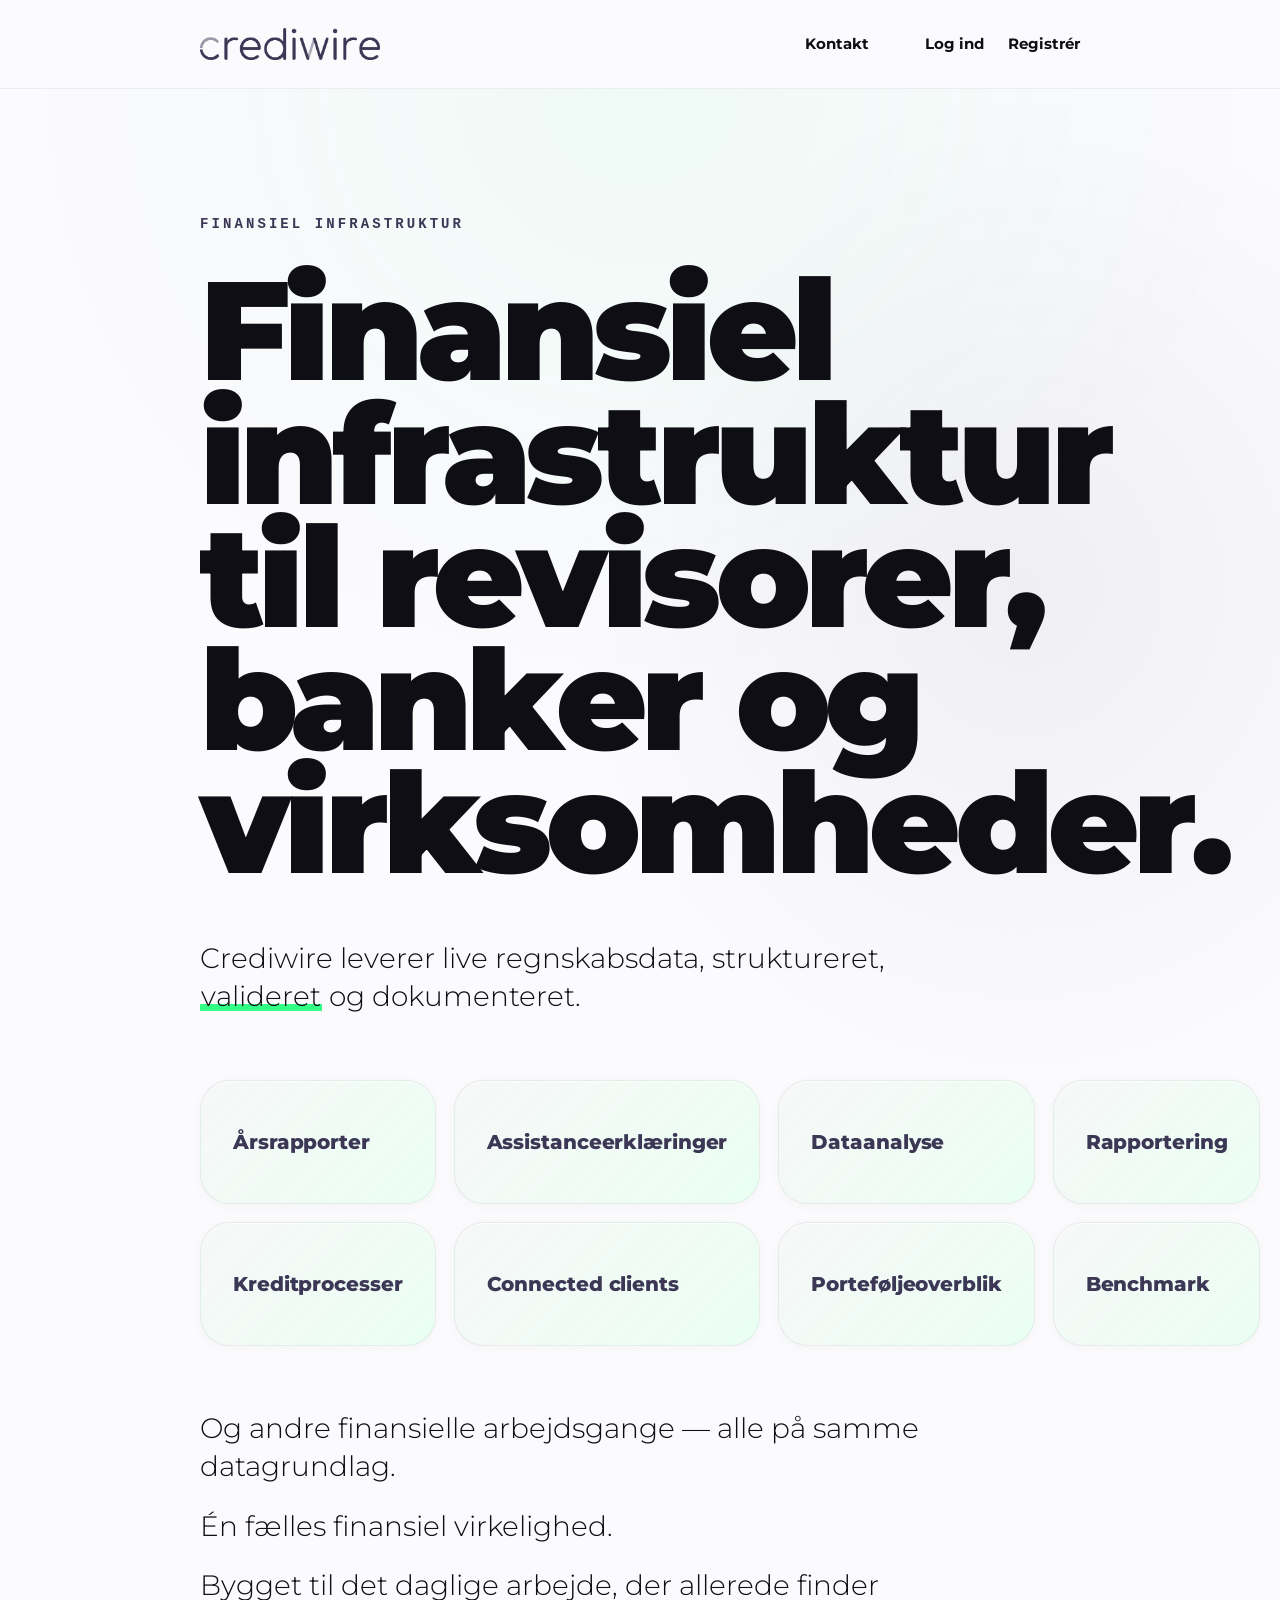
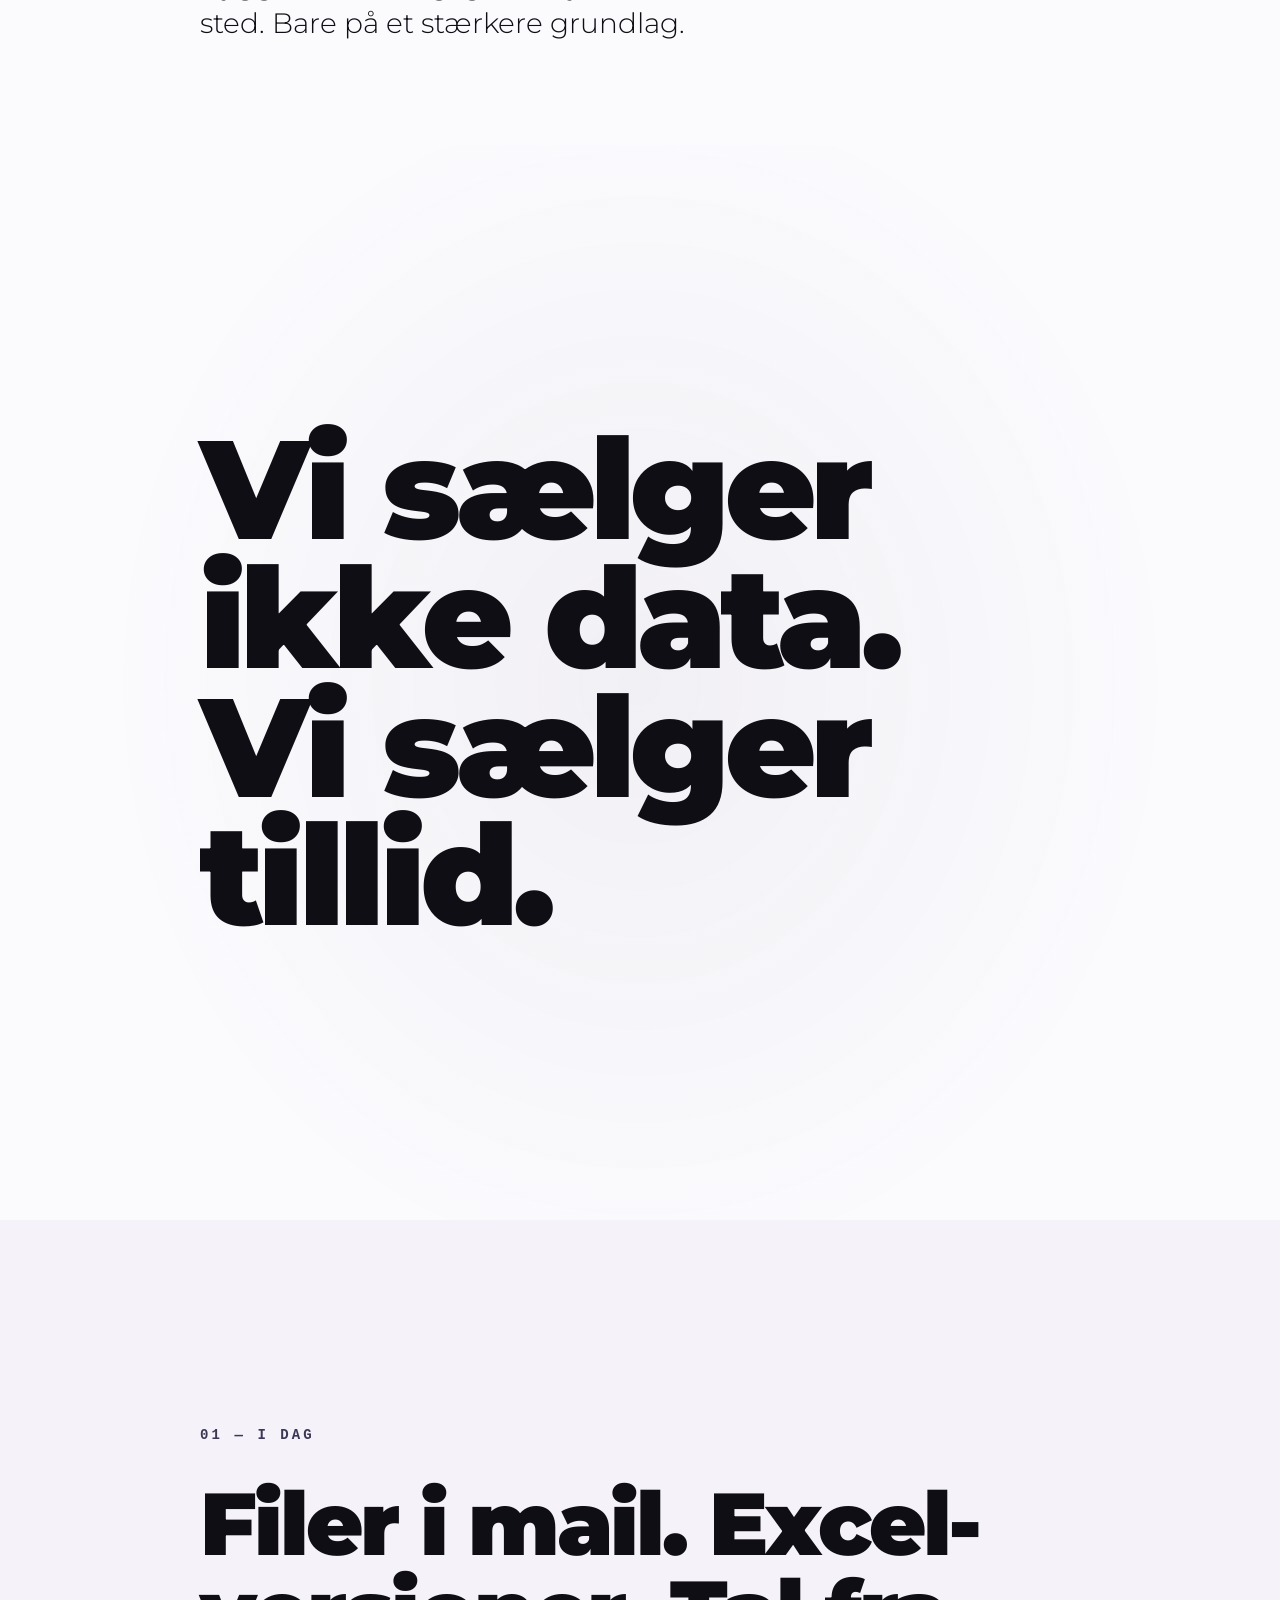
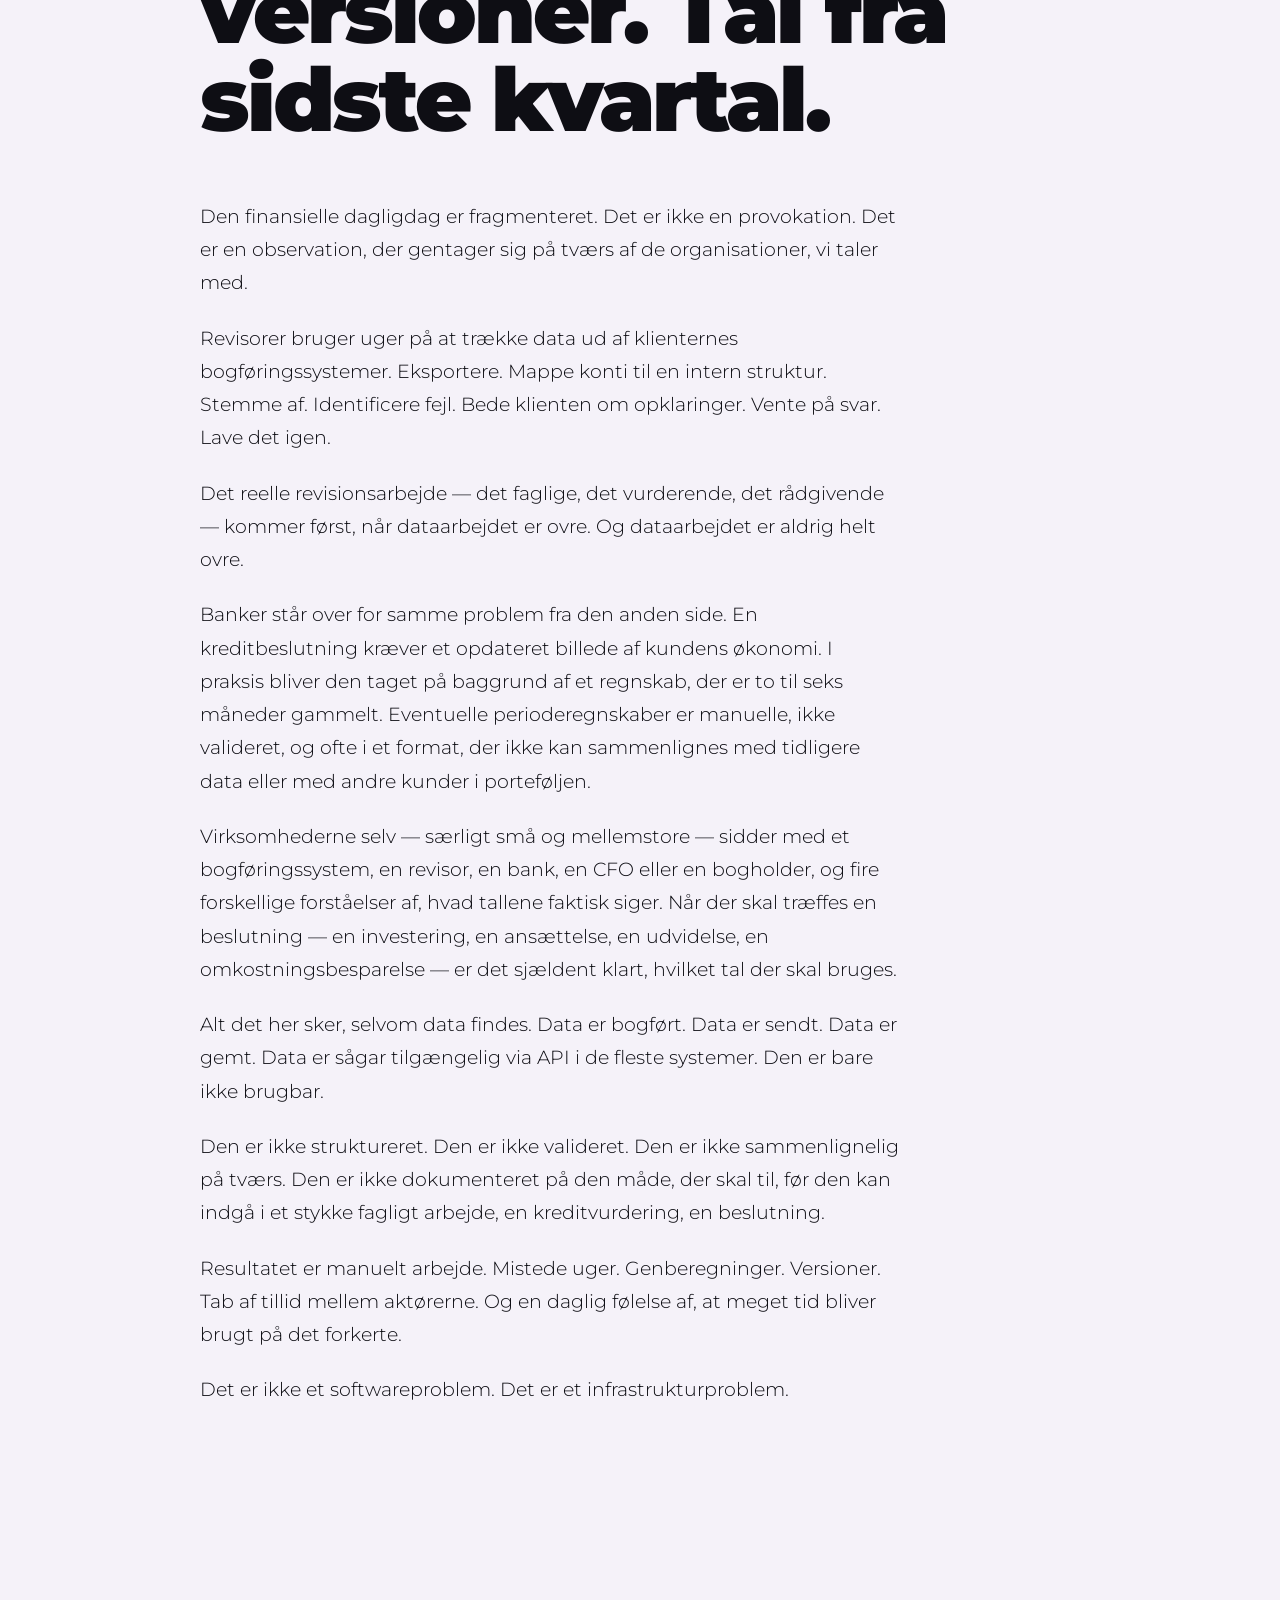
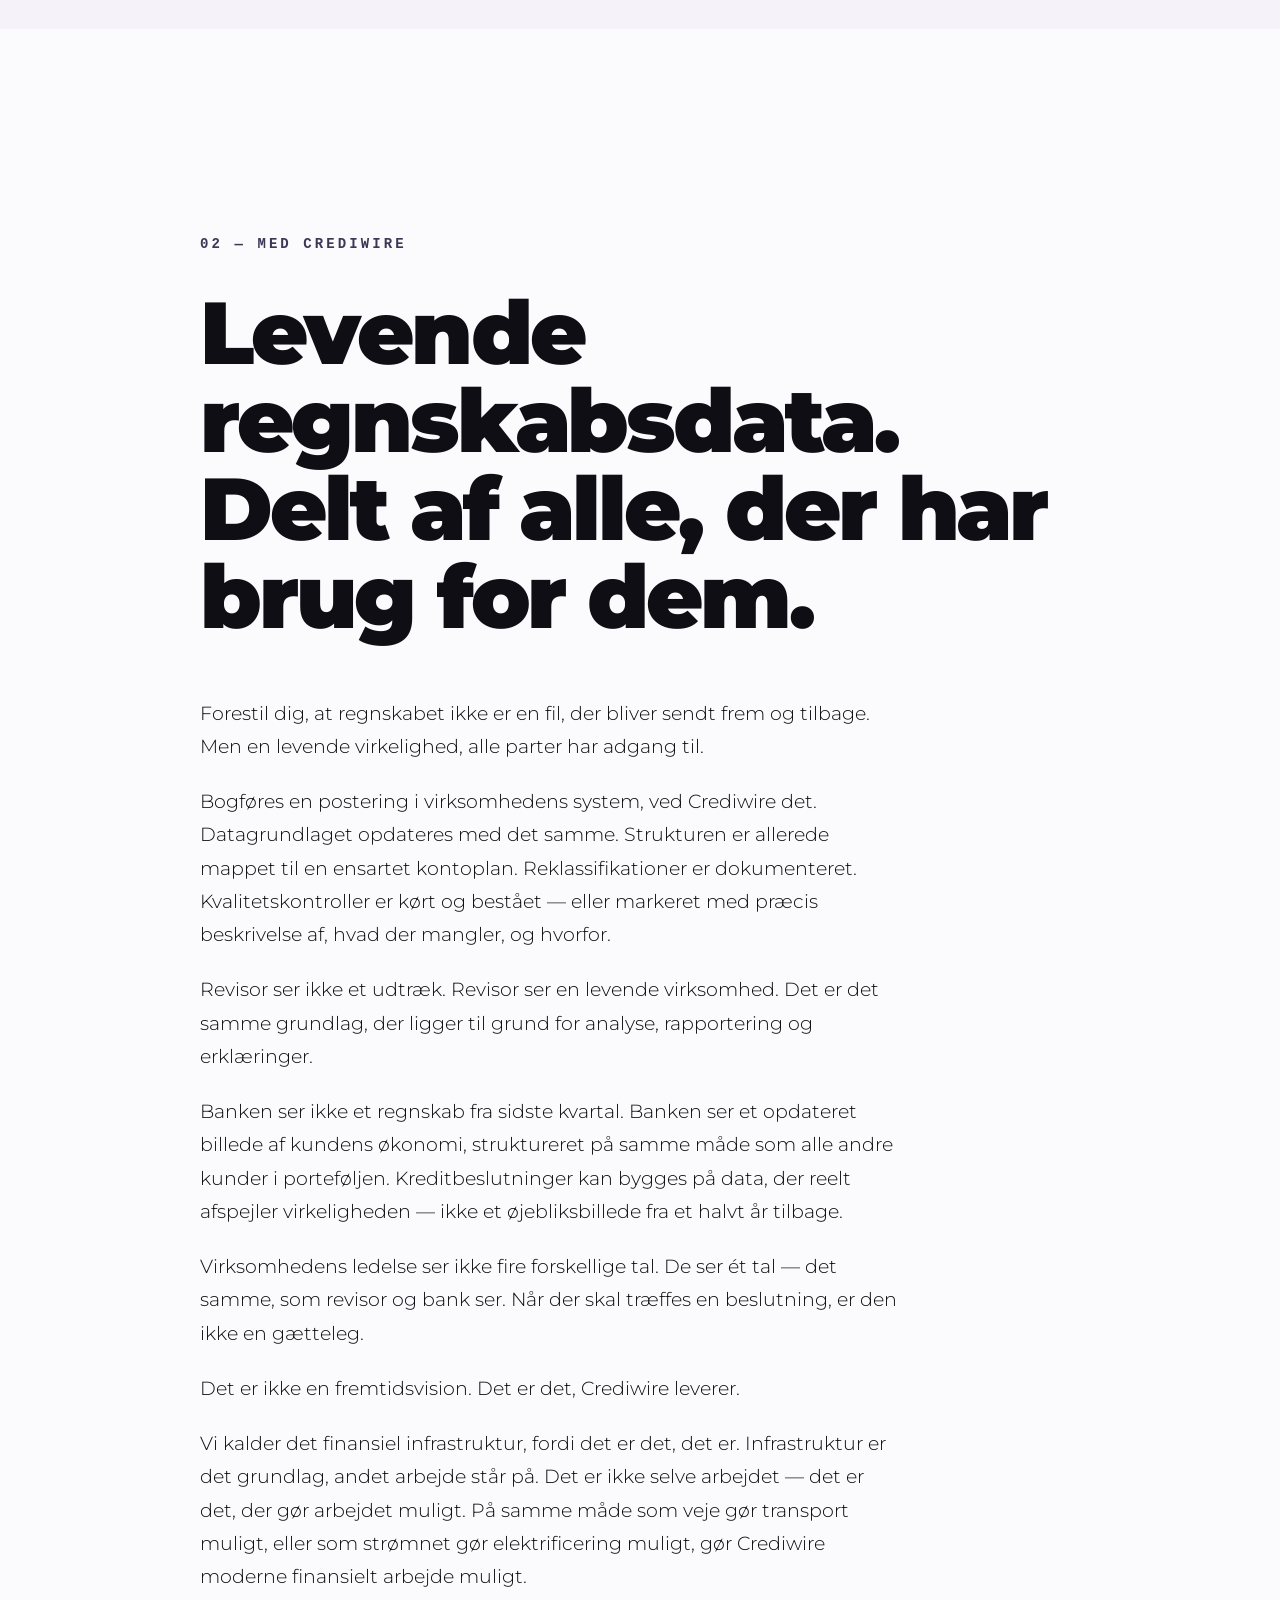
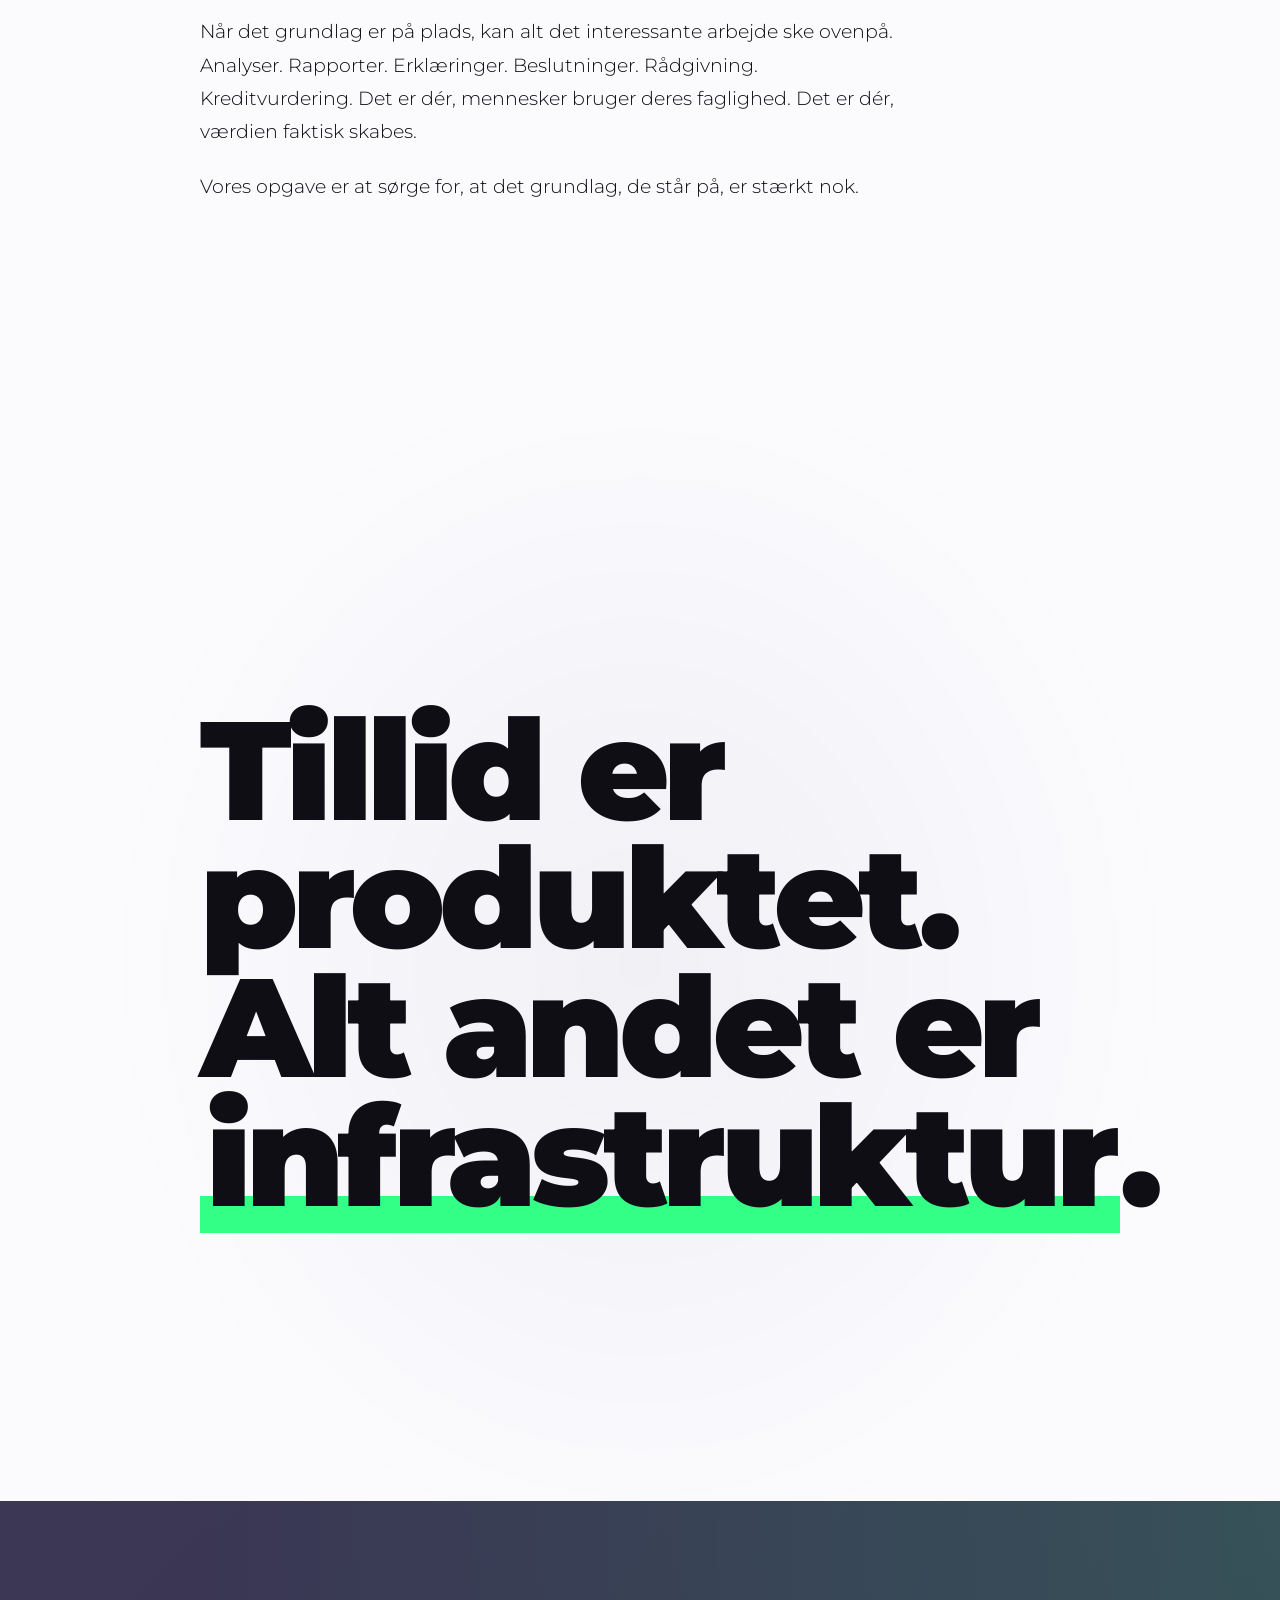
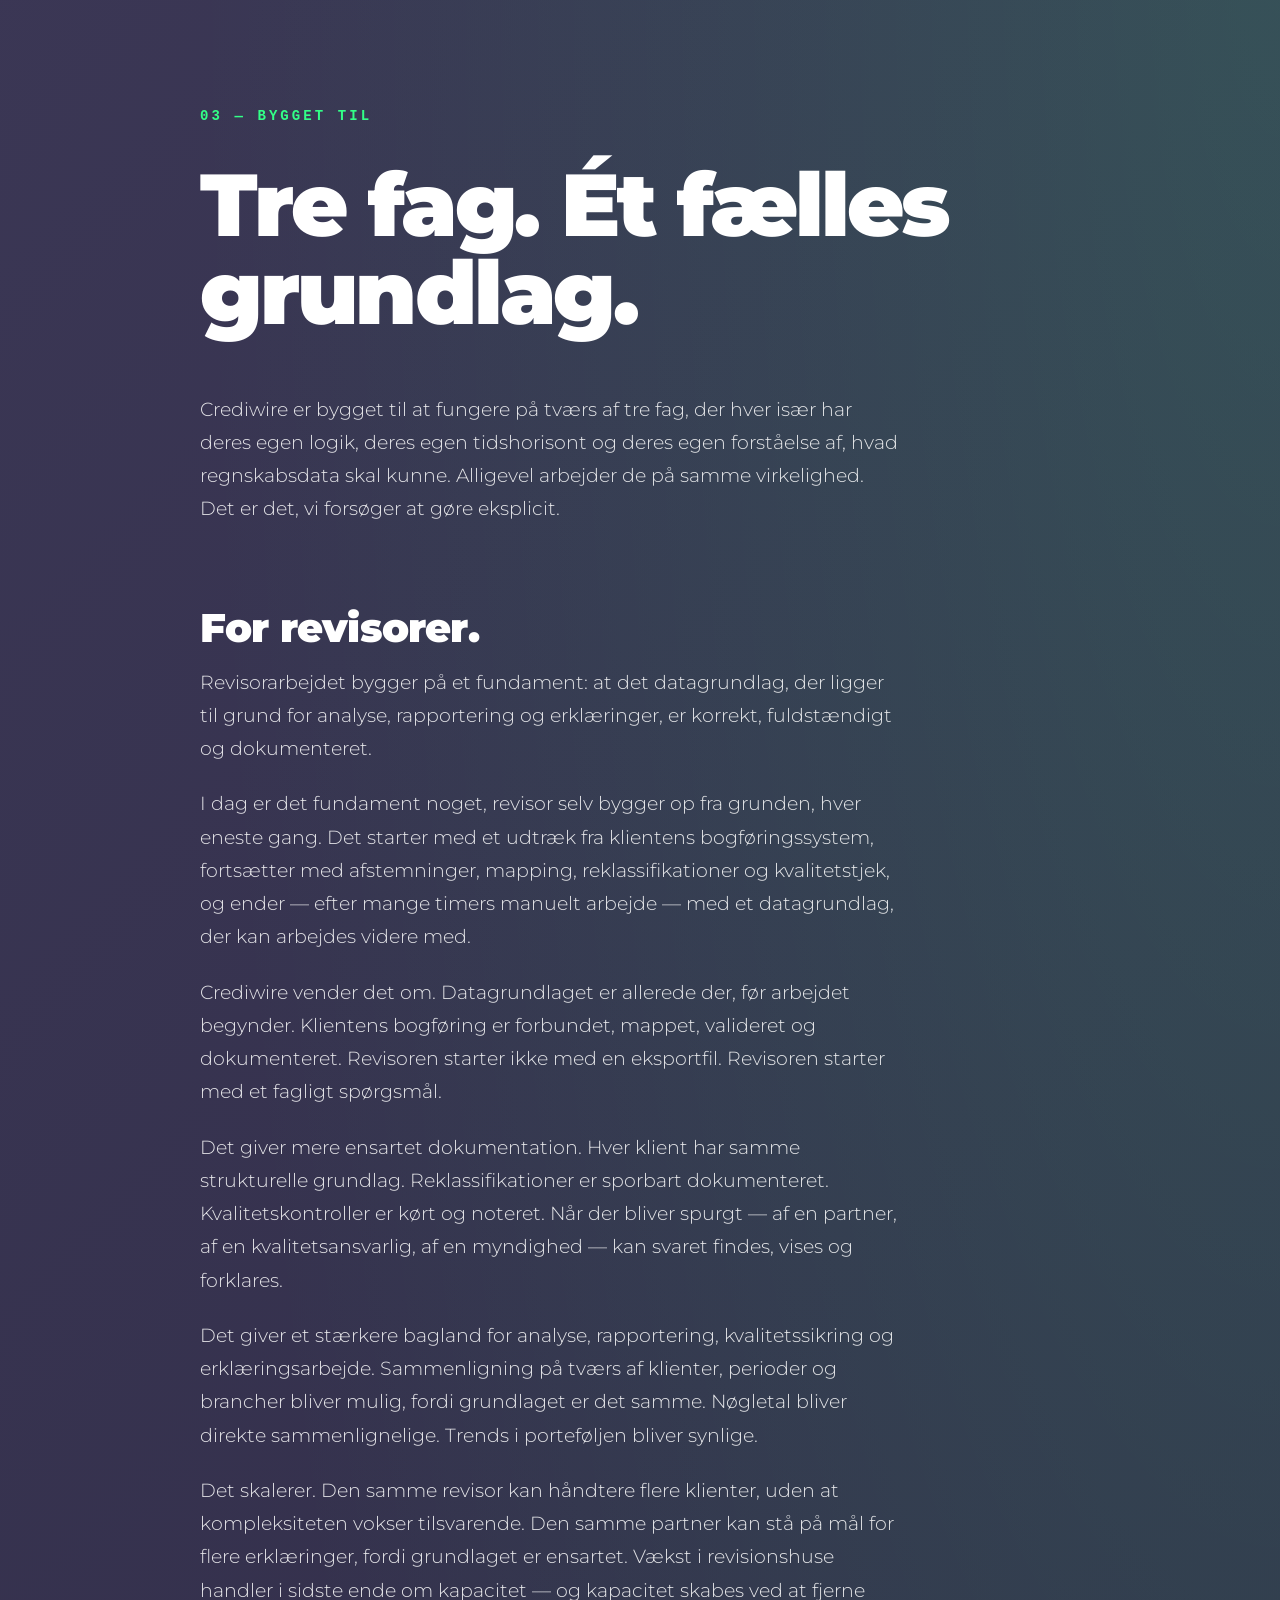
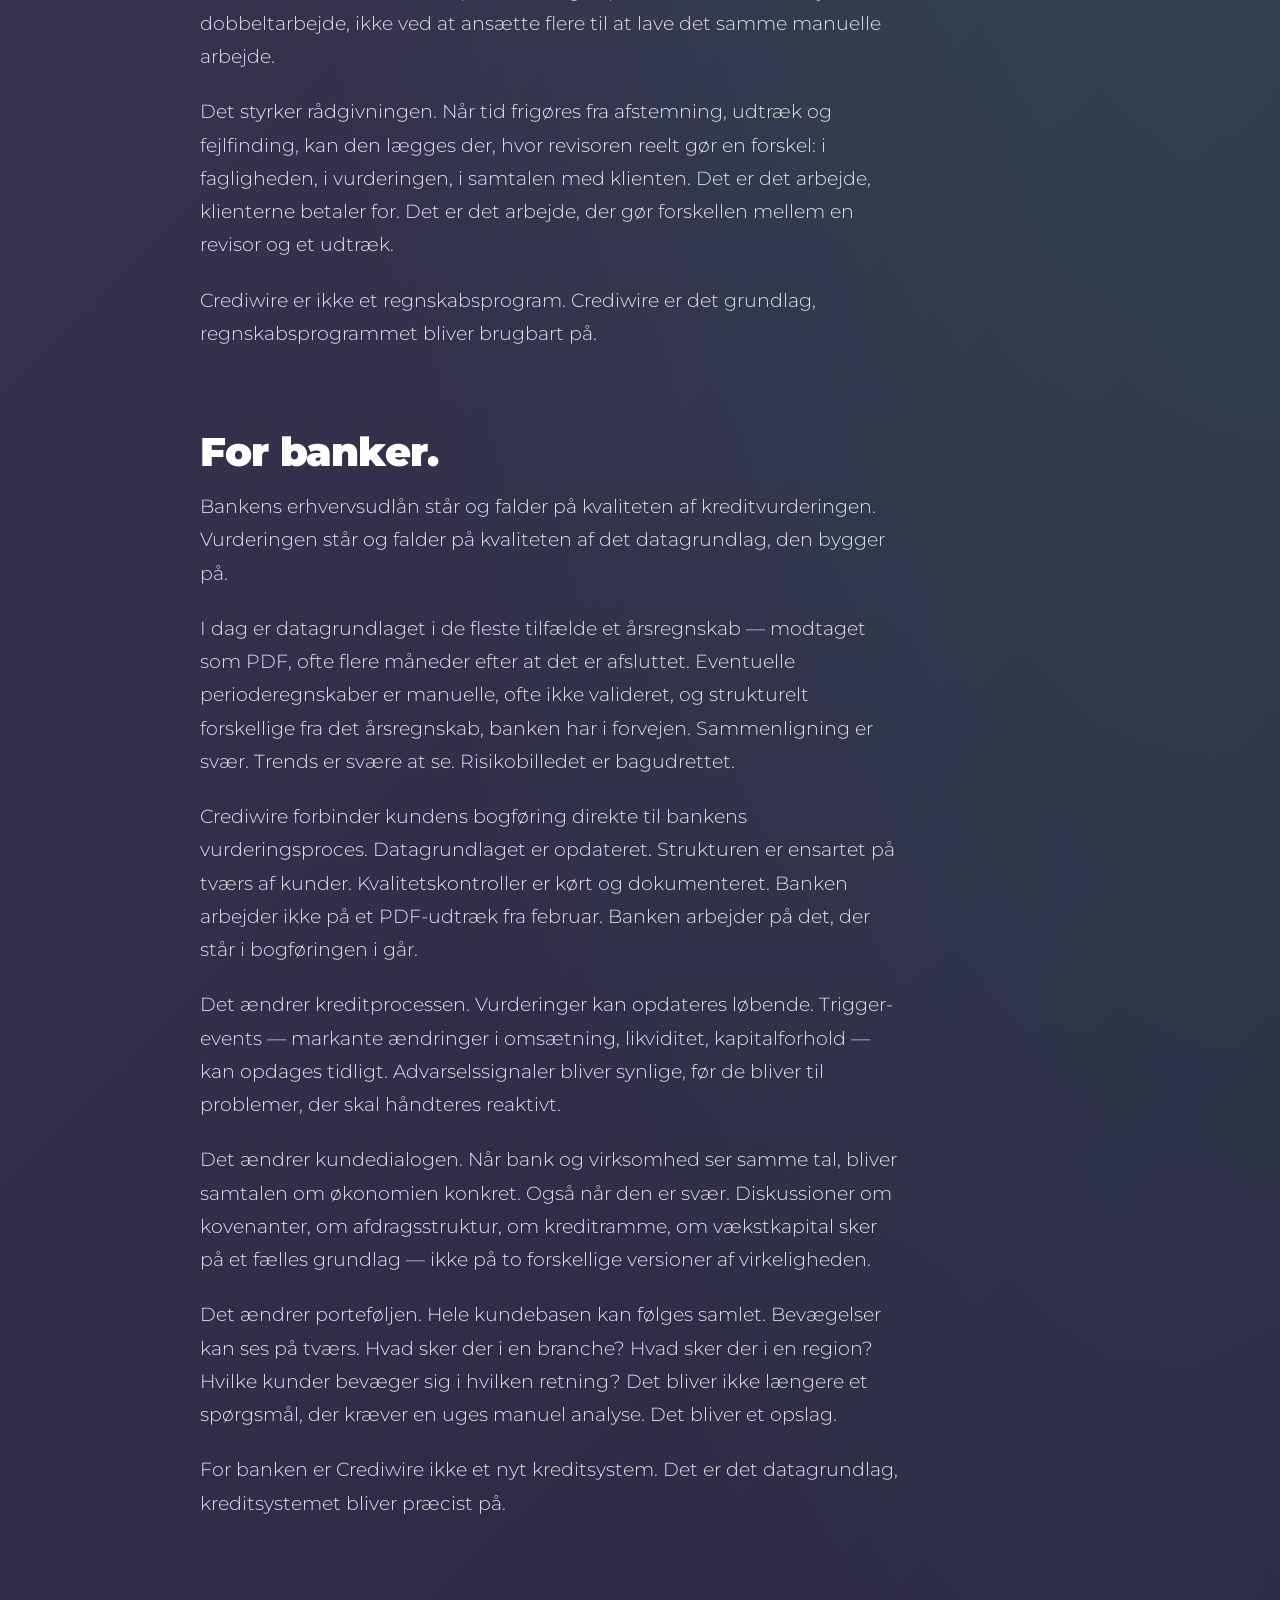
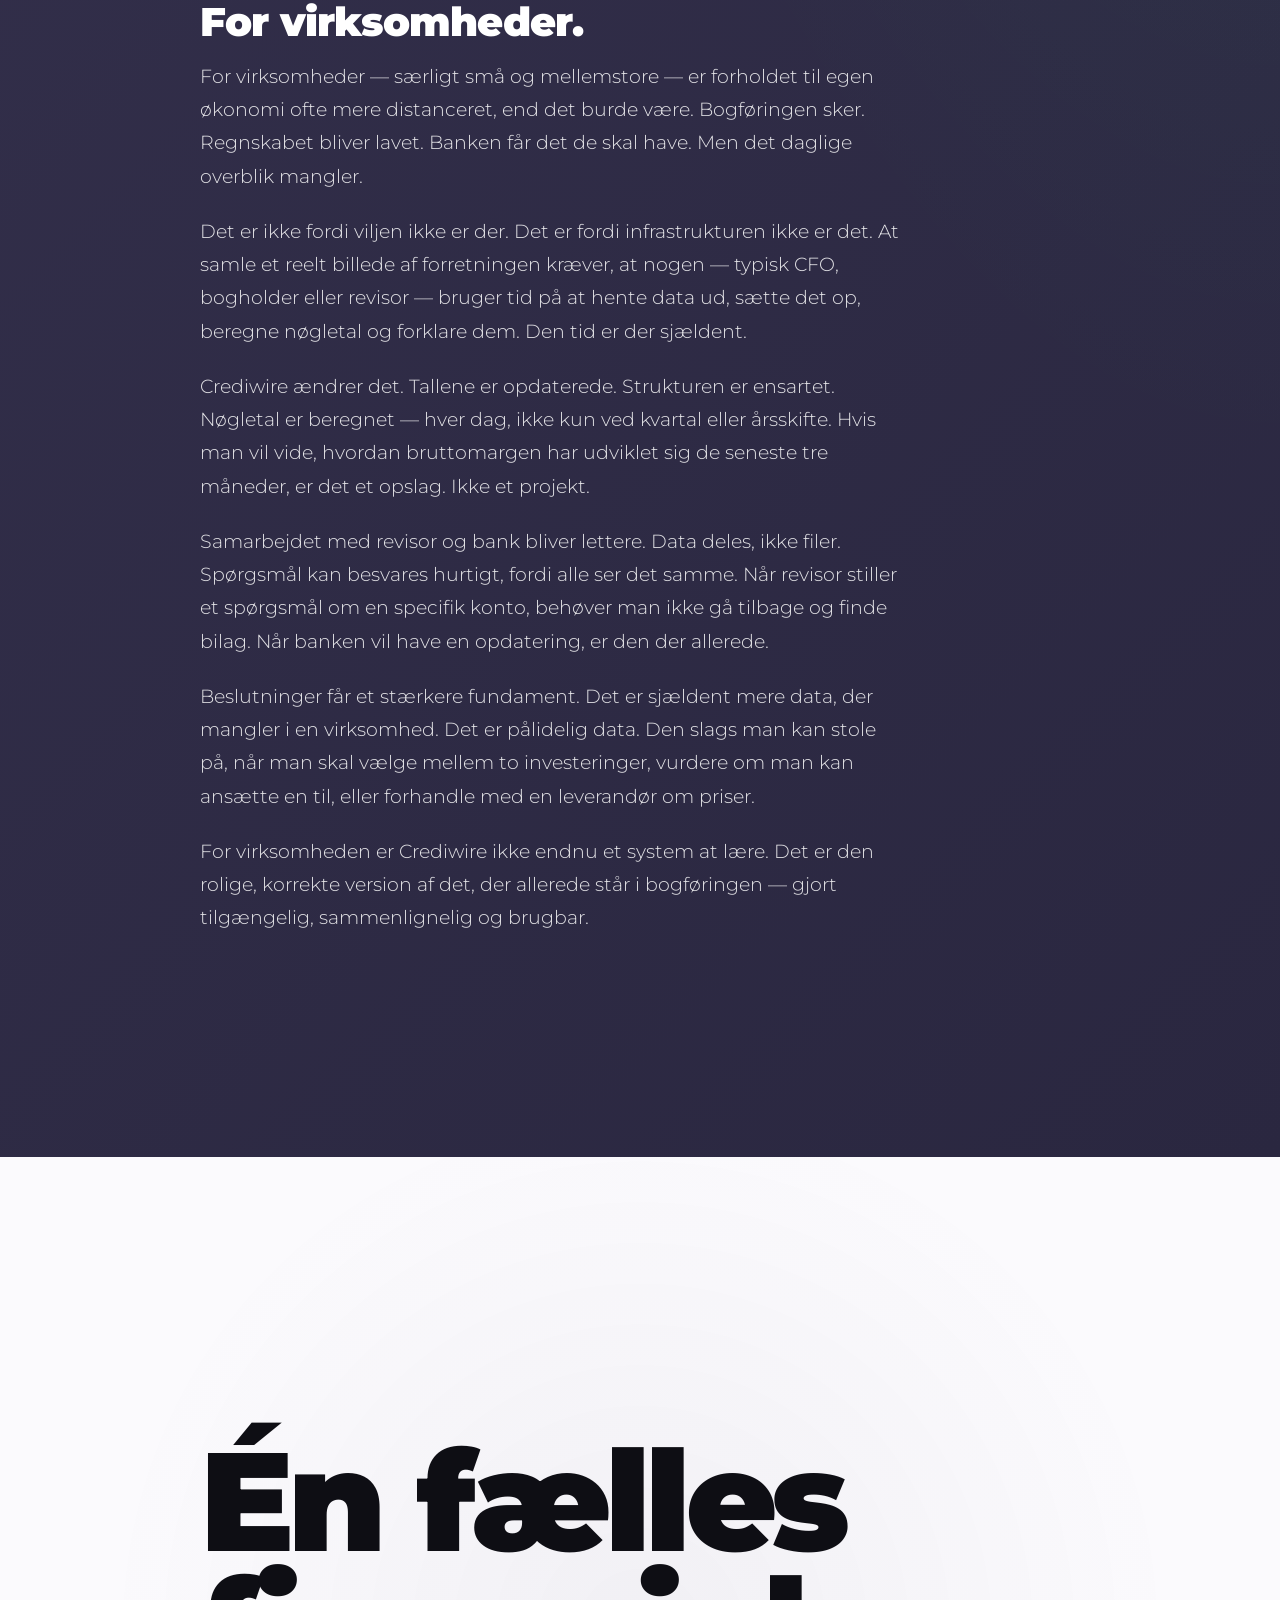
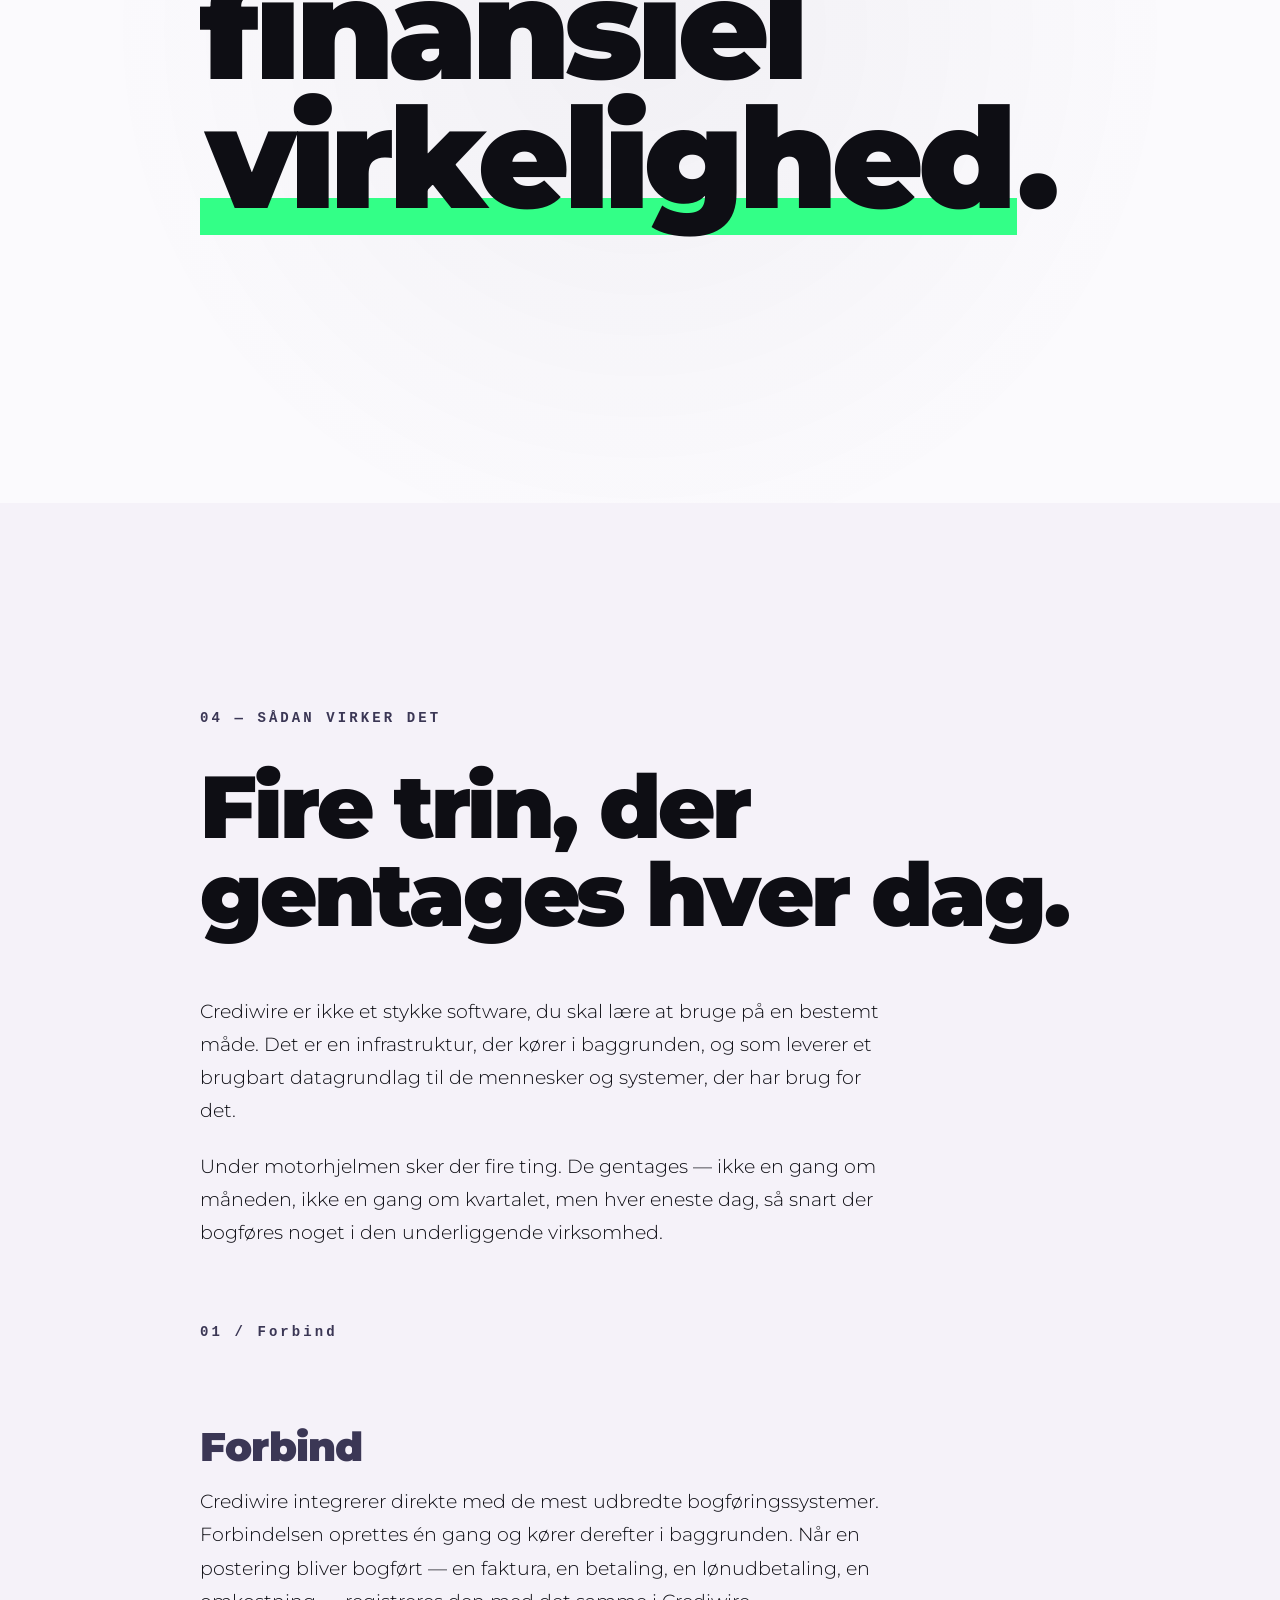
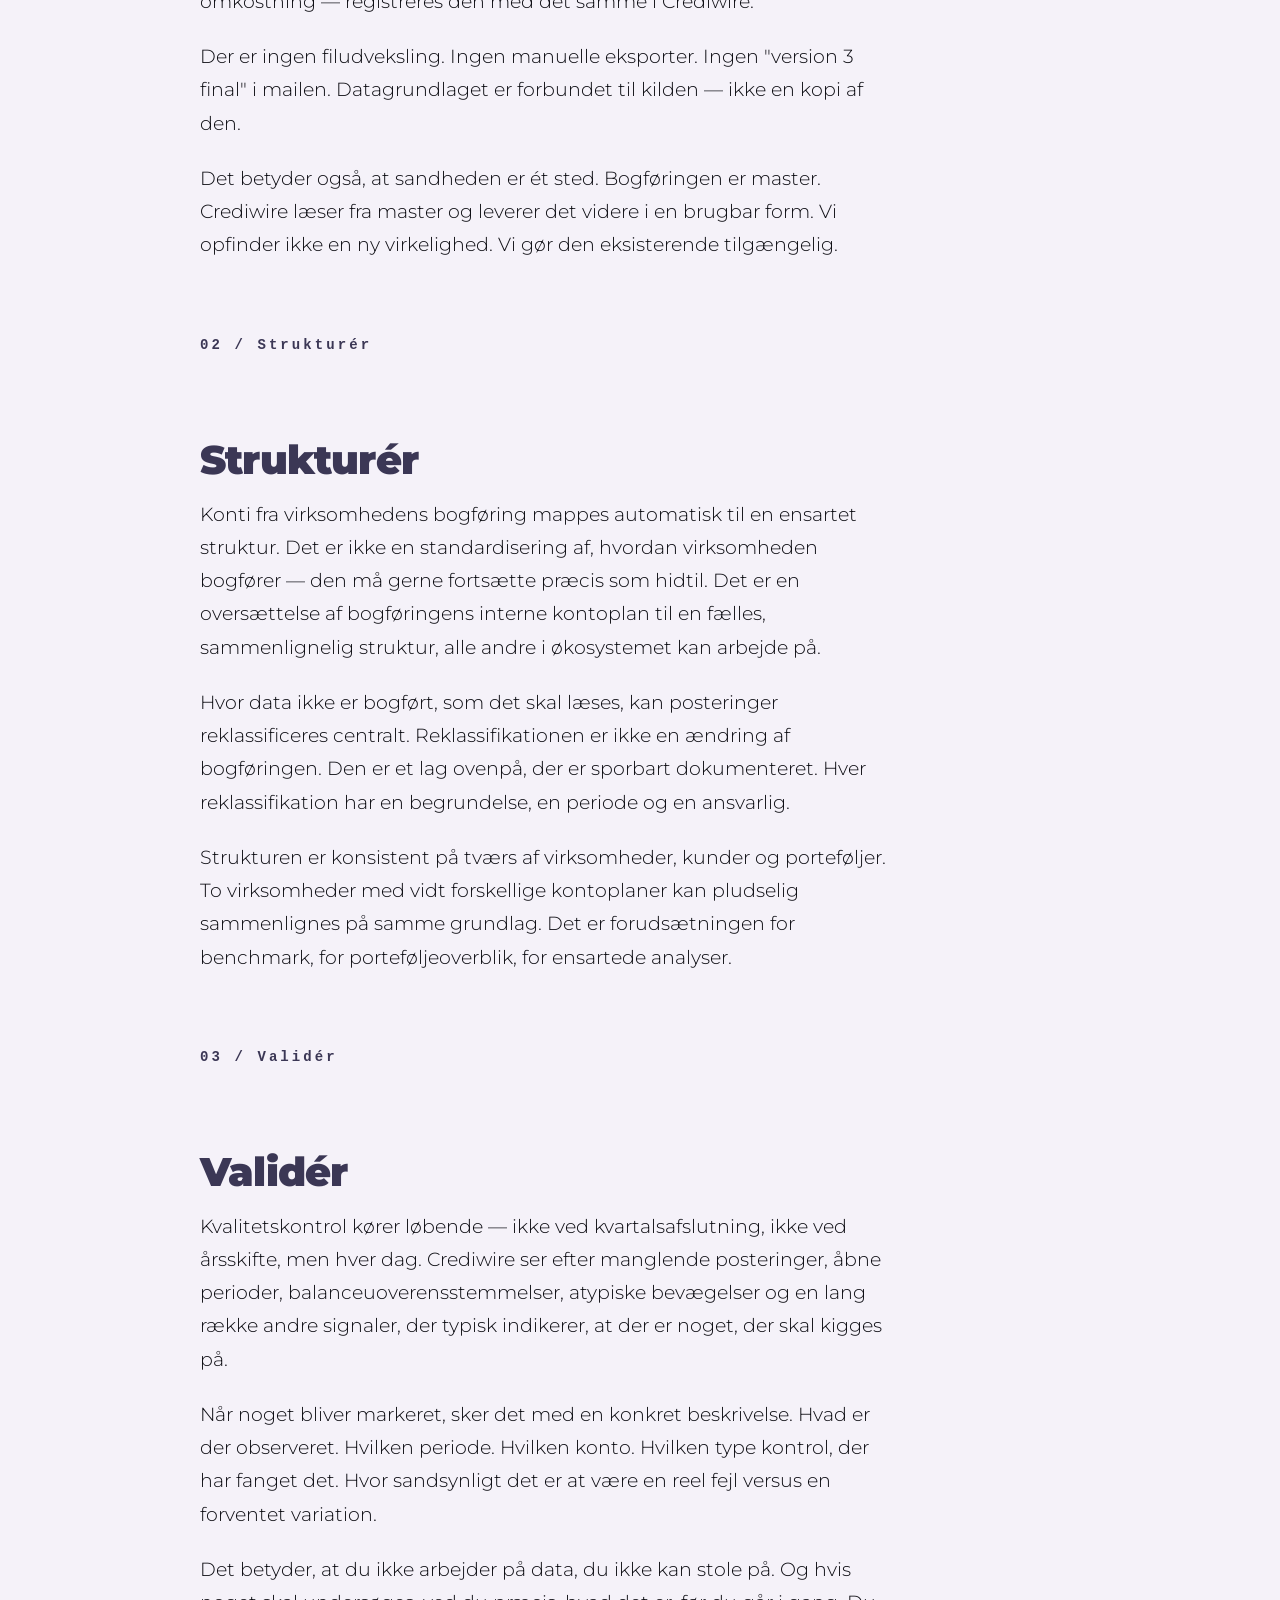
<file: versions/d-monumental.html>
<!doctype html>
<html lang="da">
  <head>
    <meta charset="utf-8">
    <meta name="viewport" content="width=device-width, initial-scale=1">
    <title>Crediwire — D / Monumental</title>
    <style>
      @import url("https://fonts.googleapis.com/css2?family=Montserrat:wght@300;700;800;900&display=swap");

      :root {
        --bg: #FBFAFD;
        --bg-tint: #F5F2F9;
        --ink: #0E0E14;
        --ink-mute: #4F4B6B;
        --purple: #3B3755;
        --purple-light: #6F6A92;
        --green: #33FF87;
        --white: #fff;
        --col: 880px;
      }

      * { box-sizing: border-box; }
      html { -webkit-font-smoothing: antialiased; -moz-osx-font-smoothing: grayscale; }
      body {
        margin: 0;
        background: var(--bg);
        color: var(--ink);
        font-family: "Montserrat", sans-serif;
        font-weight: 300;
        line-height: 1.7;
      }
      a { color: inherit; text-decoration-color: currentColor; text-underline-offset: 0.2em; }

      /* Header — minimal white */
      .site-header {
        position: sticky; top: 0; z-index: 10;
        background: rgba(251,250,253,0.85);
        backdrop-filter: blur(20px);
        -webkit-backdrop-filter: blur(20px);
        color: var(--ink);
        padding: 28px max(20px, calc((100vw - var(--col)) / 2));
        display: flex; align-items: center; justify-content: space-between; gap: 16px;
        border-bottom: 1px solid rgba(14,14,20,0.06);
      }
      .logo img { display: block; max-width: 180px; max-height: 36px; height: auto; width: auto; }
      .nav { display: flex; gap: 24px; align-items: center; }
      .nav a { color: var(--ink); font-size: 15px; font-weight: 700; text-decoration: none; }
      .nav a:nth-child(2) { margin-left: 32px; }

      /* Sections */
      .section { padding: 120px max(20px, calc((100vw - var(--col)) / 2)); position: relative; }
      .section.tint { background: var(--bg-tint); }
      .section.lilac {
        background:
          radial-gradient(ellipse at top right, rgba(51,255,135,0.15) 0%, transparent 60%),
          linear-gradient(135deg, var(--purple) 0%, #2A2740 100%);
        color: var(--white);
      }
      .section.lilac h2, .section.lilac h3, .section.lilac h4 { color: var(--white); }
      .section.lilac p { color: rgba(255,255,255,0.86); }
      .section.lilac .label { color: var(--green); }

      .inner { max-width: var(--col); margin: 0 auto; }

      /* Hero with subtle gradient texture */
      .section.hero {
        padding-top: 80px; padding-bottom: 60px;
        background:
          radial-gradient(ellipse 80% 60% at 50% 0%, rgba(51,255,135,0.06) 0%, transparent 60%),
          radial-gradient(ellipse 60% 50% at 80% 30%, rgba(59,55,85,0.06) 0%, transparent 60%),
          var(--bg);
      }

      /* Mono label */
      .label {
        display: inline-block;
        margin-bottom: 32px;
        font-family: ui-monospace, "SF Mono", Menlo, monospace;
        font-size: 13px;
        font-weight: 800;
        letter-spacing: 0.22em;
        text-transform: uppercase;
        color: var(--purple);
      }

      /* Massive hero type */
      .hero h1 {
        margin: 0 0 56px;
        font-size: 60px;
        font-weight: 900;
        line-height: 0.92;
        letter-spacing: -0.04em;
        color: var(--ink);
      }
      .hero .lead {
        font-size: 22px;
        font-weight: 300;
        line-height: 1.4;
        margin: 0 0 22px;
        color: var(--ink);
        max-width: 720px;
      }
      .hi {
        background-image: linear-gradient(to top, transparent 0.06em, var(--green) 0.06em, var(--green) 0.32em, transparent 0.32em);
        padding: 0 0.04em;
      }

      /* Premium tile grid — bigger, elevated */
      .tile-grid {
        display: grid;
        grid-template-columns: 1fr 1fr;
        gap: 12px;
        margin: 48px 0 48px;
      }
      .tile {
        padding: 32px 24px;
        background:
          linear-gradient(135deg, rgba(59,55,85,0.04) 0%, rgba(51,255,135,0.10) 100%),
          var(--white);
        color: var(--purple);
        font-size: 16px;
        font-weight: 800;
        letter-spacing: -0.005em;
        line-height: 1.3;
        border: 1px solid rgba(14,14,20,0.06);
        border-radius: 22px;
        box-shadow: 0 2px 12px rgba(14,14,20,0.03), 0 1px 0 rgba(255,255,255,0.8) inset;
      }
      @media (min-width: 720px) {
        .tile-grid { grid-template-columns: 1fr 1fr 1fr 1fr; gap: 16px; }
        .tile { padding: 40px 28px; font-size: 18px; border-radius: 26px; }
      }
      @media (min-width: 880px) {
        .tile-grid { margin: 64px 0 64px; gap: 18px; }
        .tile { padding: 48px 32px; font-size: 20px; border-radius: 30px; }
      }

      /* Section headlines — MONUMENTAL */
      .section h2 {
        margin: 0 0 40px;
        color: var(--ink);
        font-size: 46px;
        font-weight: 900;
        line-height: 1.0;
        letter-spacing: -0.035em;
      }
      .section.lilac h2 { color: var(--white); }

      .section p {
        font-size: 18px;
        line-height: 1.75;
        margin: 0 0 22px;
        max-width: 700px;
      }
      .section h3 {
        margin: 64px 0 16px;
        font-size: 28px;
        font-weight: 900;
        line-height: 1.1;
        letter-spacing: -0.02em;
        color: var(--purple);
      }
      .section.lilac h3 { color: var(--white); }
      .section h4 {
        margin: 44px 0 10px;
        font-size: 22px;
        font-weight: 900;
        line-height: 1.2;
        letter-spacing: -0.015em;
        color: var(--purple);
      }
      .section.lilac h4 { color: var(--white); }

      /* Statement — viewport-filling type */
      .stat-wrap {
        padding: 180px max(20px, calc((100vw - var(--col)) / 2));
        background:
          radial-gradient(ellipse 60% 80% at 50% 50%, rgba(59,55,85,0.05) 0%, transparent 70%),
          var(--bg);
      }
      .stat {
        max-width: 1300px;
        margin: 0 auto;
        font-size: 64px;
        font-weight: 900;
        line-height: 0.94;
        letter-spacing: -0.035em;
        color: var(--ink);
      }

      /* Step number */
      .step-num {
        display: block;
        margin: 72px 0 8px;
        font-family: ui-monospace, "SF Mono", Menlo, monospace;
        font-size: 14px;
        font-weight: 800;
        letter-spacing: 0.22em;
        color: var(--purple);
      }
      .section.lilac .step-num { color: var(--green); }
      .step-num + h3 { margin-top: 0; }

      /* Feature blocks */
      .feature {
        padding-top: 40px;
        border-top: 1px solid rgba(14,14,20,0.08);
        margin-top: 40px;
      }
      .feature:first-of-type { border-top: 0; padding-top: 0; margin-top: 24px; }
      .feature h4 { margin: 0 0 14px; }
      .feature p { margin-bottom: 14px; }
      .feature p:last-child { margin-bottom: 0; }
      .section.lilac .feature { border-color: rgba(255,255,255,0.1); }

      /* CTA */
      .cta { padding-top: 140px; padding-bottom: 160px; }
      .cta h2 { margin-bottom: 28px; }
      .cta p { font-size: 19px; margin-bottom: 18px; }
      .cta a.contact {
        display: inline-block; margin-top: 18px; padding: 22px 36px;
        background: var(--ink); color: var(--white); text-decoration: none;
        font-size: 16px; font-weight: 800; letter-spacing: 0.04em;
        border-radius: 999px;
        box-shadow: 0 12px 32px rgba(14,14,20,0.18);
      }
      .cta a.contact:hover { background: var(--purple); transform: translateY(-1px); }

      /* Footer */
      .site-footer {
        background: var(--ink);
        color: rgba(255,255,255,0.6);
        padding: 64px max(20px, calc((100vw - var(--col)) / 2));
      }
      .site-footer .grid { max-width: var(--col); margin: 0 auto; display: grid; gap: 32px; }
      .site-footer p, .site-footer a { font-size: 14px; line-height: 1.5; color: rgba(255,255,255,0.7); }
      .site-footer .info p { margin: 0 0 6px; }
      .site-footer nav { display: flex; flex-direction: column; gap: 10px; }

      @media (min-width: 720px) {
        .site-footer .grid { grid-template-columns: 1fr 1fr; }
      }

      @media (min-width: 880px) {
        .section.hero { padding-top: 120px; padding-bottom: 80px; }
        .hero h1 { font-size: 140px; line-height: 0.88; }
        .hero .lead { font-size: 28px; line-height: 1.35; }
        .section { padding: 200px max(20px, calc((100vw - var(--col)) / 2)); }
        .section h2 { font-size: 88px; margin-bottom: 56px; }
        .section h3 { font-size: 40px; margin-top: 80px; }
        .section h4 { font-size: 26px; }
        .section p { font-size: 19px; line-height: 1.75; }
        .stat-wrap { padding: 280px max(20px, calc((100vw - var(--col)) / 2)); }
        .stat { font-size: 140px; line-height: 0.92; letter-spacing: -0.04em; }
        .cta { padding-top: 200px; padding-bottom: 240px; }
        .cta h2 { font-size: 108px; }
        .label { font-size: 14px; }
      }
    </style>
  </head>
  <body>
    <header class="site-header">
      <a class="logo" href="../index.html" aria-label="Crediwire">
        <img src="../CW_logo_lilla_rgb.png" alt="">
      </a>
      <nav class="nav">
        <a href="#kontakt">Kontakt</a>
        <a href="https://app.crediwire.com/login">Log ind</a>
        <a href="https://app.crediwire.com/register">Registrér</a>
      </nav>
    </header>

    <section class="section hero">
      <div class="inner">
        <span class="label">Finansiel infrastruktur</span>
        <h1>Finansiel infrastruktur til revisorer, banker og virksomheder.</h1>
        <p class="lead">Crediwire leverer live regnskabsdata, struktureret, <span class="hi">valideret</span> og dokumenteret.</p>
        <div class="tile-grid">
          <div class="tile">Årsrapporter</div>
          <div class="tile">Assistanceerklæringer</div>
          <div class="tile">Dataanalyse</div>
          <div class="tile">Rapportering</div>
          <div class="tile">Kreditprocesser</div>
          <div class="tile">Connected clients</div>
          <div class="tile">Porteføljeoverblik</div>
          <div class="tile">Benchmark</div>
        </div>
        <p class="lead">Og andre finansielle arbejdsgange — alle på samme datagrundlag.</p>
        <p class="lead">Én fælles finansiel virkelighed.</p>
        <p class="lead">Bygget til det daglige arbejde, der allerede finder sted. Bare på et stærkere grundlag.</p>
      </div>
    </section>

    <div class="stat-wrap"><p class="stat">Vi sælger ikke data.<br>Vi sælger tillid.</p></div>

    <section class="section tint">
      <div class="inner">
        <span class="label">01 — I dag</span>
        <h2>Filer i mail. Excel-versioner. Tal fra sidste kvartal.</h2>
        <p>Den finansielle dagligdag er fragmenteret. Det er ikke en provokation. Det er en observation, der gentager sig på tværs af de organisationer, vi taler med.</p>
        <p>Revisorer bruger uger på at trække data ud af klienternes bogføringssystemer. Eksportere. Mappe konti til en intern struktur. Stemme af. Identificere fejl. Bede klienten om opklaringer. Vente på svar. Lave det igen.</p>
        <p>Det reelle revisionsarbejde — det faglige, det vurderende, det rådgivende — kommer først, når dataarbejdet er ovre. Og dataarbejdet er aldrig helt ovre.</p>
        <p>Banker står over for samme problem fra den anden side. En kreditbeslutning kræver et opdateret billede af kundens økonomi. I praksis bliver den taget på baggrund af et regnskab, der er to til seks måneder gammelt. Eventuelle perioderegnskaber er manuelle, ikke valideret, og ofte i et format, der ikke kan sammenlignes med tidligere data eller med andre kunder i porteføljen.</p>
        <p>Virksomhederne selv — særligt små og mellemstore — sidder med et bogføringssystem, en revisor, en bank, en CFO eller en bogholder, og fire forskellige forståelser af, hvad tallene faktisk siger. Når der skal træffes en beslutning — en investering, en ansættelse, en udvidelse, en omkostningsbesparelse — er det sjældent klart, hvilket tal der skal bruges.</p>
        <p>Alt det her sker, selvom data findes. Data er bogført. Data er sendt. Data er gemt. Data er sågar tilgængelig via API i de fleste systemer. Den er bare ikke brugbar.</p>
        <p>Den er ikke struktureret. Den er ikke valideret. Den er ikke sammenlignelig på tværs. Den er ikke dokumenteret på den måde, der skal til, før den kan indgå i et stykke fagligt arbejde, en kreditvurdering, en beslutning.</p>
        <p>Resultatet er manuelt arbejde. Mistede uger. Genberegninger. Versioner. Tab af tillid mellem aktørerne. Og en daglig følelse af, at meget tid bliver brugt på det forkerte.</p>
        <p>Det er ikke et softwareproblem. Det er et infrastrukturproblem.</p>
      </div>
    </section>

    <section class="section">
      <div class="inner">
        <span class="label">02 — Med Crediwire</span>
        <h2>Levende regnskabsdata. Delt af alle, der har brug for dem.</h2>
        <p>Forestil dig, at regnskabet ikke er en fil, der bliver sendt frem og tilbage. Men en levende virkelighed, alle parter har adgang til.</p>
        <p>Bogføres en postering i virksomhedens system, ved Crediwire det. Datagrundlaget opdateres med det samme. Strukturen er allerede mappet til en ensartet kontoplan. Reklassifikationer er dokumenteret. Kvalitetskontroller er kørt og bestået — eller markeret med præcis beskrivelse af, hvad der mangler, og hvorfor.</p>
        <p>Revisor ser ikke et udtræk. Revisor ser en levende virksomhed. Det er det samme grundlag, der ligger til grund for analyse, rapportering og erklæringer.</p>
        <p>Banken ser ikke et regnskab fra sidste kvartal. Banken ser et opdateret billede af kundens økonomi, struktureret på samme måde som alle andre kunder i porteføljen. Kreditbeslutninger kan bygges på data, der reelt afspejler virkeligheden — ikke et øjebliksbillede fra et halvt år tilbage.</p>
        <p>Virksomhedens ledelse ser ikke fire forskellige tal. De ser ét tal — det samme, som revisor og bank ser. Når der skal træffes en beslutning, er den ikke en gætteleg.</p>
        <p>Det er ikke en fremtidsvision. Det er det, Crediwire leverer.</p>
        <p>Vi kalder det finansiel infrastruktur, fordi det er det, det er. Infrastruktur er det grundlag, andet arbejde står på. Det er ikke selve arbejdet — det er det, der gør arbejdet muligt. På samme måde som veje gør transport muligt, eller som strømnet gør elektrificering muligt, gør Crediwire moderne finansielt arbejde muligt.</p>
        <p>Når det grundlag er på plads, kan alt det interessante arbejde ske ovenpå. Analyser. Rapporter. Erklæringer. Beslutninger. Rådgivning. Kreditvurdering. Det er dér, mennesker bruger deres faglighed. Det er dér, værdien faktisk skabes.</p>
        <p>Vores opgave er at sørge for, at det grundlag, de står på, er stærkt nok.</p>
      </div>
    </section>

    <div class="stat-wrap"><p class="stat">Tillid er produktet.<br>Alt andet er <span class="hi">infrastruktur</span>.</p></div>

    <section class="section lilac">
      <div class="inner">
        <span class="label">03 — Bygget til</span>
        <h2>Tre fag. Ét fælles grundlag.</h2>
        <p>Crediwire er bygget til at fungere på tværs af tre fag, der hver især har deres egen logik, deres egen tidshorisont og deres egen forståelse af, hvad regnskabsdata skal kunne. Alligevel arbejder de på samme virkelighed. Det er det, vi forsøger at gøre eksplicit.</p>

        <h3>For revisorer.</h3>
        <p>Revisorarbejdet bygger på et fundament: at det datagrundlag, der ligger til grund for analyse, rapportering og erklæringer, er korrekt, fuldstændigt og dokumenteret.</p>
        <p>I dag er det fundament noget, revisor selv bygger op fra grunden, hver eneste gang. Det starter med et udtræk fra klientens bogføringssystem, fortsætter med afstemninger, mapping, reklassifikationer og kvalitetstjek, og ender — efter mange timers manuelt arbejde — med et datagrundlag, der kan arbejdes videre med.</p>
        <p>Crediwire vender det om. Datagrundlaget er allerede der, før arbejdet begynder. Klientens bogføring er forbundet, mappet, valideret og dokumenteret. Revisoren starter ikke med en eksportfil. Revisoren starter med et fagligt spørgsmål.</p>
        <p>Det giver mere ensartet dokumentation. Hver klient har samme strukturelle grundlag. Reklassifikationer er sporbart dokumenteret. Kvalitetskontroller er kørt og noteret. Når der bliver spurgt — af en partner, af en kvalitetsansvarlig, af en myndighed — kan svaret findes, vises og forklares.</p>
        <p>Det giver et stærkere bagland for analyse, rapportering, kvalitetssikring og erklæringsarbejde. Sammenligning på tværs af klienter, perioder og brancher bliver mulig, fordi grundlaget er det samme. Nøgletal bliver direkte sammenlignelige. Trends i porteføljen bliver synlige.</p>
        <p>Det skalerer. Den samme revisor kan håndtere flere klienter, uden at kompleksiteten vokser tilsvarende. Den samme partner kan stå på mål for flere erklæringer, fordi grundlaget er ensartet. Vækst i revisionshuse handler i sidste ende om kapacitet — og kapacitet skabes ved at fjerne dobbeltarbejde, ikke ved at ansætte flere til at lave det samme manuelle arbejde.</p>
        <p>Det styrker rådgivningen. Når tid frigøres fra afstemning, udtræk og fejlfinding, kan den lægges der, hvor revisoren reelt gør en forskel: i fagligheden, i vurderingen, i samtalen med klienten. Det er det arbejde, klienterne betaler for. Det er det arbejde, der gør forskellen mellem en revisor og et udtræk.</p>
        <p>Crediwire er ikke et regnskabsprogram. Crediwire er det grundlag, regnskabsprogrammet bliver brugbart på.</p>

        <h3>For banker.</h3>
        <p>Bankens erhvervsudlån står og falder på kvaliteten af kreditvurderingen. Vurderingen står og falder på kvaliteten af det datagrundlag, den bygger på.</p>
        <p>I dag er datagrundlaget i de fleste tilfælde et årsregnskab — modtaget som PDF, ofte flere måneder efter at det er afsluttet. Eventuelle perioderegnskaber er manuelle, ofte ikke valideret, og strukturelt forskellige fra det årsregnskab, banken har i forvejen. Sammenligning er svær. Trends er svære at se. Risikobilledet er bagudrettet.</p>
        <p>Crediwire forbinder kundens bogføring direkte til bankens vurderingsproces. Datagrundlaget er opdateret. Strukturen er ensartet på tværs af kunder. Kvalitetskontroller er kørt og dokumenteret. Banken arbejder ikke på et PDF-udtræk fra februar. Banken arbejder på det, der står i bogføringen i går.</p>
        <p>Det ændrer kreditprocessen. Vurderinger kan opdateres løbende. Trigger-events — markante ændringer i omsætning, likviditet, kapitalforhold — kan opdages tidligt. Advarselssignaler bliver synlige, før de bliver til problemer, der skal håndteres reaktivt.</p>
        <p>Det ændrer kundedialogen. Når bank og virksomhed ser samme tal, bliver samtalen om økonomien konkret. Også når den er svær. Diskussioner om kovenanter, om afdragsstruktur, om kreditramme, om vækstkapital sker på et fælles grundlag — ikke på to forskellige versioner af virkeligheden.</p>
        <p>Det ændrer porteføljen. Hele kundebasen kan følges samlet. Bevægelser kan ses på tværs. Hvad sker der i en branche? Hvad sker der i en region? Hvilke kunder bevæger sig i hvilken retning? Det bliver ikke længere et spørgsmål, der kræver en uges manuel analyse. Det bliver et opslag.</p>
        <p>For banken er Crediwire ikke et nyt kreditsystem. Det er det datagrundlag, kreditsystemet bliver præcist på.</p>

        <h3>For virksomheder.</h3>
        <p>For virksomheder — særligt små og mellemstore — er forholdet til egen økonomi ofte mere distanceret, end det burde være. Bogføringen sker. Regnskabet bliver lavet. Banken får det de skal have. Men det daglige overblik mangler.</p>
        <p>Det er ikke fordi viljen ikke er der. Det er fordi infrastrukturen ikke er det. At samle et reelt billede af forretningen kræver, at nogen — typisk CFO, bogholder eller revisor — bruger tid på at hente data ud, sætte det op, beregne nøgletal og forklare dem. Den tid er der sjældent.</p>
        <p>Crediwire ændrer det. Tallene er opdaterede. Strukturen er ensartet. Nøgletal er beregnet — hver dag, ikke kun ved kvartal eller årsskifte. Hvis man vil vide, hvordan bruttomargen har udviklet sig de seneste tre måneder, er det et opslag. Ikke et projekt.</p>
        <p>Samarbejdet med revisor og bank bliver lettere. Data deles, ikke filer. Spørgsmål kan besvares hurtigt, fordi alle ser det samme. Når revisor stiller et spørgsmål om en specifik konto, behøver man ikke gå tilbage og finde bilag. Når banken vil have en opdatering, er den der allerede.</p>
        <p>Beslutninger får et stærkere fundament. Det er sjældent mere data, der mangler i en virksomhed. Det er pålidelig data. Den slags man kan stole på, når man skal vælge mellem to investeringer, vurdere om man kan ansætte en til, eller forhandle med en leverandør om priser.</p>
        <p>For virksomheden er Crediwire ikke endnu et system at lære. Det er den rolige, korrekte version af det, der allerede står i bogføringen — gjort tilgængelig, sammenlignelig og brugbar.</p>
      </div>
    </section>

    <div class="stat-wrap"><p class="stat">Én fælles<br>finansiel <span class="hi">virkelighed</span>.</p></div>

    <section class="section tint">
      <div class="inner">
        <span class="label">04 — Sådan virker det</span>
        <h2>Fire trin, der gentages hver dag.</h2>
        <p>Crediwire er ikke et stykke software, du skal lære at bruge på en bestemt måde. Det er en infrastruktur, der kører i baggrunden, og som leverer et brugbart datagrundlag til de mennesker og systemer, der har brug for det.</p>
        <p>Under motorhjelmen sker der fire ting. De gentages — ikke en gang om måneden, ikke en gang om kvartalet, men hver eneste dag, så snart der bogføres noget i den underliggende virksomhed.</p>

        <span class="step-num">01 / Forbind</span>
        <h3>Forbind</h3>
        <p>Crediwire integrerer direkte med de mest udbredte bogføringssystemer. Forbindelsen oprettes én gang og kører derefter i baggrunden. Når en postering bliver bogført — en faktura, en betaling, en lønudbetaling, en omkostning — registreres den med det samme i Crediwire.</p>
        <p>Der er ingen filudveksling. Ingen manuelle eksporter. Ingen "version 3 final" i mailen. Datagrundlaget er forbundet til kilden — ikke en kopi af den.</p>
        <p>Det betyder også, at sandheden er ét sted. Bogføringen er master. Crediwire læser fra master og leverer det videre i en brugbar form. Vi opfinder ikke en ny virkelighed. Vi gør den eksisterende tilgængelig.</p>

        <span class="step-num">02 / Strukturér</span>
        <h3>Strukturér</h3>
        <p>Konti fra virksomhedens bogføring mappes automatisk til en ensartet struktur. Det er ikke en standardisering af, hvordan virksomheden bogfører — den må gerne fortsætte præcis som hidtil. Det er en oversættelse af bogføringens interne kontoplan til en fælles, sammenlignelig struktur, alle andre i økosystemet kan arbejde på.</p>
        <p>Hvor data ikke er bogført, som det skal læses, kan posteringer reklassificeres centralt. Reklassifikationen er ikke en ændring af bogføringen. Den er et lag ovenpå, der er sporbart dokumenteret. Hver reklassifikation har en begrundelse, en periode og en ansvarlig.</p>
        <p>Strukturen er konsistent på tværs af virksomheder, kunder og porteføljer. To virksomheder med vidt forskellige kontoplaner kan pludselig sammenlignes på samme grundlag. Det er forudsætningen for benchmark, for porteføljeoverblik, for ensartede analyser.</p>

        <span class="step-num">03 / Validér</span>
        <h3>Validér</h3>
        <p>Kvalitetskontrol kører løbende — ikke ved kvartalsafslutning, ikke ved årsskifte, men hver dag. Crediwire ser efter manglende posteringer, åbne perioder, balanceuoverensstemmelser, atypiske bevægelser og en lang række andre signaler, der typisk indikerer, at der er noget, der skal kigges på.</p>
        <p>Når noget bliver markeret, sker det med en konkret beskrivelse. Hvad er der observeret. Hvilken periode. Hvilken konto. Hvilken type kontrol, der har fanget det. Hvor sandsynligt det er at være en reel fejl versus en forventet variation.</p>
        <p>Det betyder, at du ikke arbejder på data, du ikke kan stole på. Og hvis noget skal undersøges, ved du præcis, hvad det er, før du går i gang. Du opdager det ikke først, når en rapport bliver afvist eller en erklæring skal trækkes tilbage.</p>

        <span class="step-num">04 / Brug</span>
        <h3>Brug</h3>
        <p>Det validerede datagrundlag indgår direkte i de arbejdsgange, der allerede findes. Rapportering. Analyse. Erklæringer. Kreditprocesser. Rådgivning. Beslutninger.</p>
        <p>Crediwire erstatter ikke arbejdet. Crediwire erstatter heller ikke det bogføringssystem, du allerede bruger, eller det revisionssystem, dit hus har valgt, eller den kreditmotor, banken kører på. Crediwire leverer det fælles grundlag, alt det andet kan arbejde på.</p>
        <p>I praksis betyder det, at dine eksisterende systemer fortsat er der. Men de henter data fra et fælles, validerede grundlag — ikke fra fragmenterede udtræk hver gang. Det er forskellen mellem at bygge på sten og at bygge på sand.</p>
      </div>
    </section>

    <section class="section">
      <div class="inner">
        <span class="label">05 — Hvad det indeholder</span>
        <h2>Bygget til det daglige arbejde.</h2>
        <p>Crediwire er ikke ét enkelt produkt med én enkelt funktion. Det er en infrastruktur, der dækker det meste af det, der skal til for at gå fra bogføring til brugbar finansiel virkelighed. Her er hvad der ligger under motorhjelmen.</p>

        <div class="feature"><h4>Direkte forbindelse til bogføringssystemet</h4>
          <p>Crediwire integrerer med de mest udbredte bogføringssystemer i Danmark og leverer data løbende. Ingen filudveksling, ingen manuelle eksporter, ingen versionsforvirring om hvilken kopi af regnskabet, der er den rigtige.</p>
          <p>Forbindelsen oprettes én gang og kører derefter automatisk. Du behøver ikke gøre noget hver gang, der er bogført noget nyt. Det sker af sig selv.</p></div>
        <div class="feature"><h4>Automatisk mapping</h4>
          <p>Konti fra virksomhedens bogføring mappes automatisk til en ensartet struktur. Det betyder, at to virksomheder med vidt forskellige kontoplaner kan sammenlignes, vurderes og rapporteres på samme grundlag.</p>
          <p>Mappingen er ikke statisk. Når der kommer nye konti til, foreslår Crediwire en mapping baseret på mønstre fra tidligere data. Brugeren kan acceptere eller justere. Mappingen forbedres over tid.</p></div>
        <div class="feature"><h4>Reklassifikation</h4>
          <p>Hvor data ikke er bogført, som det skal læses i en bestemt sammenhæng, kan posteringer reklassificeres centralt. Reklassifikationen følger datagrundlaget og er sporbart dokumenteret.</p>
          <p>Det betyder, at en revisor kan reklassificere en omkostning til en anden gruppering uden at ændre på selve bogføringen. Og at samme reklassifikation kan vises og forklares ved senere lejlighed — også om et halvt år, når sammenhængen er glemt.</p></div>
        <div class="feature"><h4>Kvalitetskontrol</h4>
          <p>Crediwire kører løbende kontroller på datagrundlaget. Manglende posteringer, åbne perioder, balanceuoverensstemmelser, atypiske bevægelser og en lang række andre signaler bliver fanget tidligt.</p>
          <p>Når en kontrol markerer noget, sker det med konkret beskrivelse: hvilken periode, hvilken konto, hvilken type signal. Det betyder, at det, der skal undersøges, er præcist defineret — og at problemer ikke først dukker op, når det er for sent.</p></div>
        <div class="feature"><h4>Nøgletal</h4>
          <p>Centrale finansielle nøgletal beregnes på det validerede grundlag. Bruttoavance. Driftsresultat. Likviditet. Soliditet. Afkastningsgrad. Egenkapitalens forrentning. Og en lang række mere.</p>
          <p>Nøgletallene er sammenlignelige på tværs af virksomheder, perioder og porteføljer — fordi grundlaget er det samme. Det er forudsætningen for både benchmark, analyse og kreditvurdering.</p></div>
        <div class="feature"><h4>Dokumentation</h4>
          <p>Hver beregning. Hver reklassifikation. Hver kontrol. Hver mapping-beslutning. Hver godkendelse. Alt sammen dokumenteret og sporbart.</p>
          <p>Det betyder, at du ved, hvor tallet kommer fra. Du kan vise det. Du kan stå på mål for det. Også når en revisor, en kreditansvarlig, en bestyrelse eller en myndighed spørger — også længe efter, at du selv har glemt detaljerne.</p></div>
        <div class="feature"><h4>Årsrapporter</h4>
          <p>Crediwire understøtter arbejdet med årsrapporter, så det validerede datagrundlag flyder direkte ind i rapporteringen. Mindre afstemning. Mere kontrol. Bedre dokumentation. Færre versioner i omløb.</p>
          <p>Det betyder ikke, at årsrapporten skriver sig selv. Det betyder, at de mange timer, der typisk bruges på at få data klar til selve rapporten, kan bruges på selve rapporten i stedet.</p></div>
        <div class="feature"><h4>Assistanceerklæringer</h4>
          <p>Assistanceerklæringer kan udarbejdes oven på datagrundlaget, så grundlag og erklæring er bundet sammen i ét gennemskueligt forløb.</p>
          <p>Det styrker både fagligheden og sporbarheden. Erklæringen står ikke alene som et færdigt dokument — den er forbundet til det datagrundlag, der ligger til grund for den, med fuld dokumentation af, hvad der er kontrolleret og hvordan.</p></div>
        <div class="feature"><h4>Dataanalyse</h4>
          <p>Strukturerede regnskabsdata gør analyse mulig på tværs af virksomheder, brancher og perioder. Du kan stille det samme spørgsmål til mange virksomheder samtidigt og få sammenlignelige svar.</p>
          <p>Hvilke virksomheder i porteføljen har haft faldende bruttomargen tre kvartaler i træk? Hvilke har haft stigende kortfristet gæld? Hvilke afviger markant fra deres branchegennemsnit? Den slags spørgsmål bliver til opslag — ikke til projekter.</p></div>
        <div class="feature"><h4>Rapportering</h4>
          <p>Rapporter bygger på det fælles datagrundlag. Det samme tal vises ens, uanset hvor i organisationen rapporten produceres, eller hvilken kunde den handler om.</p>
          <p>Det betyder, at uoverensstemmelser mellem rapporter — den klassiske "men det stod der ikke i sidste rapport" — ikke længere er en kilde til usikkerhed. Alt bygger på samme grundlag. Forskelle skyldes virkeligheden, ikke datafejl.</p></div>
        <div class="feature"><h4>Kreditprocesser</h4>
          <p>For banker leverer Crediwire opdateret, dokumenteret regnskabsdata til kreditprocesser. Vurderinger bygger ikke længere på data, der er flere måneder gamle. Risikobilledet bliver mere reelt — og kan opdateres løbende.</p>
          <p>Det betyder kortere sagsbehandling, færre overraskelser sent i forløbet, og en mere dynamisk porteføljeforvaltning, hvor advarselssignaler kan opfanges tidligt og handles på, før de bliver til problemer.</p></div>
        <div class="feature"><h4>Connected clients</h4>
          <p>Kunder, klienter og porteføljeselskaber forbindes til samme infrastruktur. Revisor, bank og virksomhed arbejder på samme datagrundlag, hver med deres egen adgang og deres eget formål — uden at sende filer frem og tilbage.</p>
          <p>Det er forudsætningen for det meste af det, der gør Crediwire værdifuldt. Når alle parter står på samme grundlag, bliver dialogen mellem dem mere konkret, mere effektiv, og mere tillidsbaseret.</p></div>
        <div class="feature"><h4>Porteføljeoverblik</h4>
          <p>For organisationer med mange klienter eller mange virksomheder under sig samles overblikket ét sted. Du kan se status, kvalitet, frister og afvigelser på tværs af hele porteføljen — i stedet for én kunde ad gangen.</p>
          <p>Det er afgørende for revisionshuse, banker, holdingselskaber og andre, der har et fagligt eller forretningsmæssigt ansvar for flere virksomheder samtidig. Det er forskellen mellem at navigere et hus og at navigere én lejlighed.</p></div>
        <div class="feature"><h4>Benchmark</h4>
          <p>Når data er sammenlignelig på tværs, kan virksomheder benchmarkes mod brancher og peers. Det giver kontekst til både rådgivning, kreditvurdering og virksomhedens egen forståelse af, hvor den står.</p>
          <p>Hvad er et "godt" tal? Det afhænger af branchen, størrelsen, fasen. Benchmark gør den slags vurderinger konkret. Det er ikke længere en mavefornemmelse — det er et tal på et tal.</p></div>
        <div class="feature"><h4>Sikkerhed og datagrundlag</h4>
          <p>Crediwire behandler finansielle data og personoplysninger efter dansk og europæisk regulering. Adgange er rollebaserede. Databehandleraftaler er på plads. Krypteret transport og opbevaring følger branchestandard.</p>
          <p>Vi behandler det her som den infrastruktur, det er. Og infrastruktur, som mange aktører deler, skal man kunne stole på — ikke kun fagligt, men også sikkerhedsmæssigt, regulatorisk og driftsmæssigt.</p></div>
      </div>
    </section>

    <div class="stat-wrap"><p class="stat">Den største fortælling<br>er <span class="hi">kvalitet</span>.</p></div>

    <section class="section tint">
      <div class="inner">
        <span class="label">06 — Tre løfter</span>
        <h2>Crediwire handler ikke om tid. Det handler om kvalitet.</h2>
        <p>Tid er et resultat. Men det er ikke den største fortælling. Den største fortælling er kvalitet: bedre data, bedre processer, bedre dokumentation, bedre beslutninger.</p>
        <p>Når det grundlag er på plads, hjælper Crediwire grundlæggende med tre ting. Det er ikke marketinglove. Det er hvad organisationer typisk får ud af, at deres finansielle data bliver levende.</p>

        <h3>Øger omsætning.</h3>
        <p>Når kvalitet og kapacitet stiger, kan revisorer levere mere til flere. Banker kan vurdere flere sager med samme bemanding. Virksomheder kan handle på deres data, mens de stadig er aktuelle.</p>
        <p>For revisorer betyder det, at det samme team kan håndtere flere klienter, eller at de samme klienter kan få mere rådgivning. For banker betyder det kortere sagsbehandling og en mere proaktiv porteføljeforvaltning. For virksomheder betyder det, at en investeringsbeslutning ikke skal vente på, at regnskabet er klart — den kan tages på et opdateret grundlag, med en realtidsforståelse af, hvad der er muligt.</p>
        <p>Det er ikke vækst gennem flere produkter eller flere kunder. Det er vækst gennem bedre infrastruktur.</p>

        <h3>Reducerer omkostninger.</h3>
        <p>Når datagrundlaget er fælles, falder dobbeltarbejdet. Afstemninger, udtræk og manuelle kontroller, der ikke skaber værdi, bliver overflødige eller automatiseres.</p>
        <p>I de fleste organisationer går en stor del af det finansielle arbejde med at sikre, at data er der, hvor den skal være, og at den ser ud, som den skal. Crediwire tager den opgave på sig. Det frigør tid — ikke til at fylde med andet arbejde, men til at bruge på det arbejde, der reelt skaber værdi: fagligheden, vurderingen, samtalen, beslutningen.</p>
        <p>Det er omkostningsreduktion, der ikke kommer fra at fyre folk. Det er omkostningsreduktion, der kommer fra at lade folk gøre det, de er ansat til.</p>

        <h3>Understøtter compliance.</h3>
        <p>Når processer er ensartede og dokumenterede, bliver det let at vise, hvad der er gjort, hvorfor det er gjort, og hvordan det er gjort. Til revision. Til myndigheder. Til ledelsen. Til den, der spørger næste gang.</p>
        <p>Reguleringen af finansielt arbejde bliver ikke mindre kompliceret. Den bliver mere. ESG-rapportering. Kreditreguleringer. Skattemæssige krav til dokumentation. Nye standarder for kvalitetssikring. Crediwire er ikke et compliance-værktøj. Men det er det datagrundlag, compliance-arbejdet kan bygges på — uden at det skal genopfindes hver gang.</p>
        <p>Det er compliance som biprodukt, ikke som projekt. Det er den slags grundlag, der gør, at man kan svare uden at skulle lede.</p>
      </div>
    </section>

    <section class="section">
      <div class="inner">
        <span class="label">07 — Tillid</span>
        <h2>Finansielt arbejde handler om tillid.</h2>
        <p>Tillid til data. Tillid til dokumentationen. Tillid til processen. Tillid til beslutningen. Det er det, alt det andet bygger på.</p>
        <p>Uden tillid bliver data endnu en opgave. Endnu en fil, der skal tjekkes. Endnu en version, der skal afstemmes. Endnu en rapport, der skal gennemgås for fejl, før den kan bruges. Det er det daglige arbejde, der dræber organisationer.</p>
        <p>Med tillid bliver data et grundlag. Noget, beslutninger kan bygges på. Noget, samtaler kan tages udfra. Noget, faglige vurderinger kan ankres i.</p>
        <p>Tillid bygges ikke ved at markedsføre. Den bygges ved at levere et grundlag, der er korrekt, fuldstændigt og dokumenteret — gang på gang, dag efter dag, klient efter klient. Det er det, Crediwire gør.</p>
        <p>Det er derfor, vi kalder det finansiel infrastruktur. Ikke fordi det lyder stort. Men fordi det er den rette beskrivelse. Infrastruktur er det, alt andet bygger på. Det er det, der gør moderne samfund muligt. Det er det, der binder fagene sammen.</p>
        <p>Vi leverer finansiel infrastruktur. For revisorer, banker og virksomheder. For arbejde, der allerede findes. For beslutninger, der allerede tages.</p>
        <p>Bare på et stærkere grundlag.</p>
      </div>
    </section>

    <div class="stat-wrap"><p class="stat">Med tillid<br>bliver data et <span class="hi">grundlag</span>.</p></div>

    <section class="section tint cta" id="kontakt">
      <div class="inner">
        <span class="label">08 — Kontakt</span>
        <h2>Vil du se det på jeres data?</h2>
        <p>Skriv eller ring. Vi viser gerne, hvordan Crediwire ser ud i jeres arbejde — på jeres data, med jeres systemer og i jeres processer.</p>
        <p>Vi tager den fra start: hvordan datagrundlaget ser ud i dag, hvor det bryder ned, og hvordan det kan se ud, når Crediwire er på plads. Ingen lange salgsforløb. Ingen abstrakte løfter. Bare en konkret samtale om jeres virkelighed.</p>
        <a class="contact" href="mailto:info@crediwire.com">Skriv til os</a>
      </div>
    </section>

    <footer class="site-footer">
      <div class="grid">
        <div class="info">
          <p>Crediwire ApS</p>
          <p>CVR: 37264628</p>
          <p>Gothersgade 14, 1123 København K</p>
          <p><a href="mailto:info@crediwire.com">info@crediwire.com</a></p>
          <p><a href="tel:+4591540965">+45 91 54 09 65</a></p>
        </div>
        <nav>
          <a href="https://www.crediwire.dk/data-processing-agreement">Databehandleraftale</a>
          <a href="https://www.crediwire.dk/cookie-policy">Cookiepolitik</a>
          <a href="https://www.crediwire.dk/privacy-policy">Persondatapolitik</a>
          <a href="https://www.crediwire.dk/terms-and-conditions">Vilkår og betingelser</a>
        </nav>
      </div>
    </footer>
  </body>
</html>
</file>
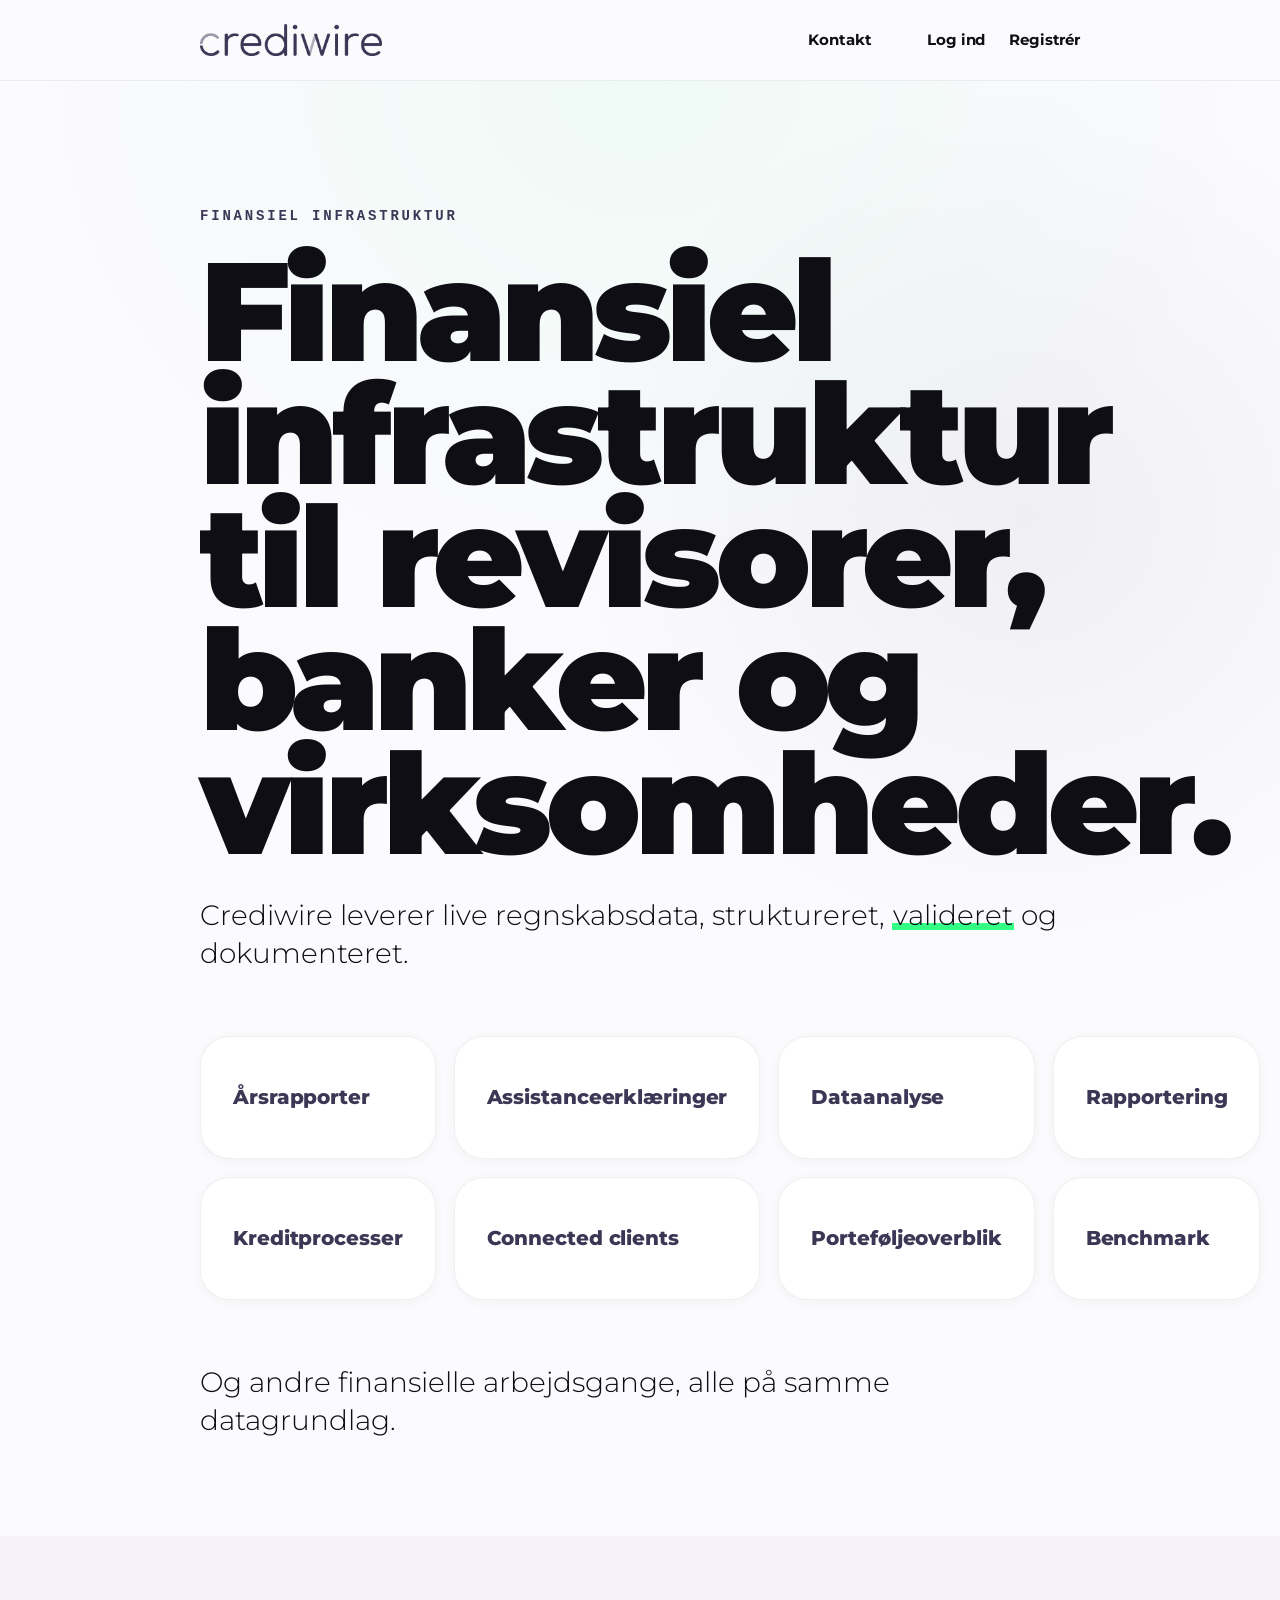
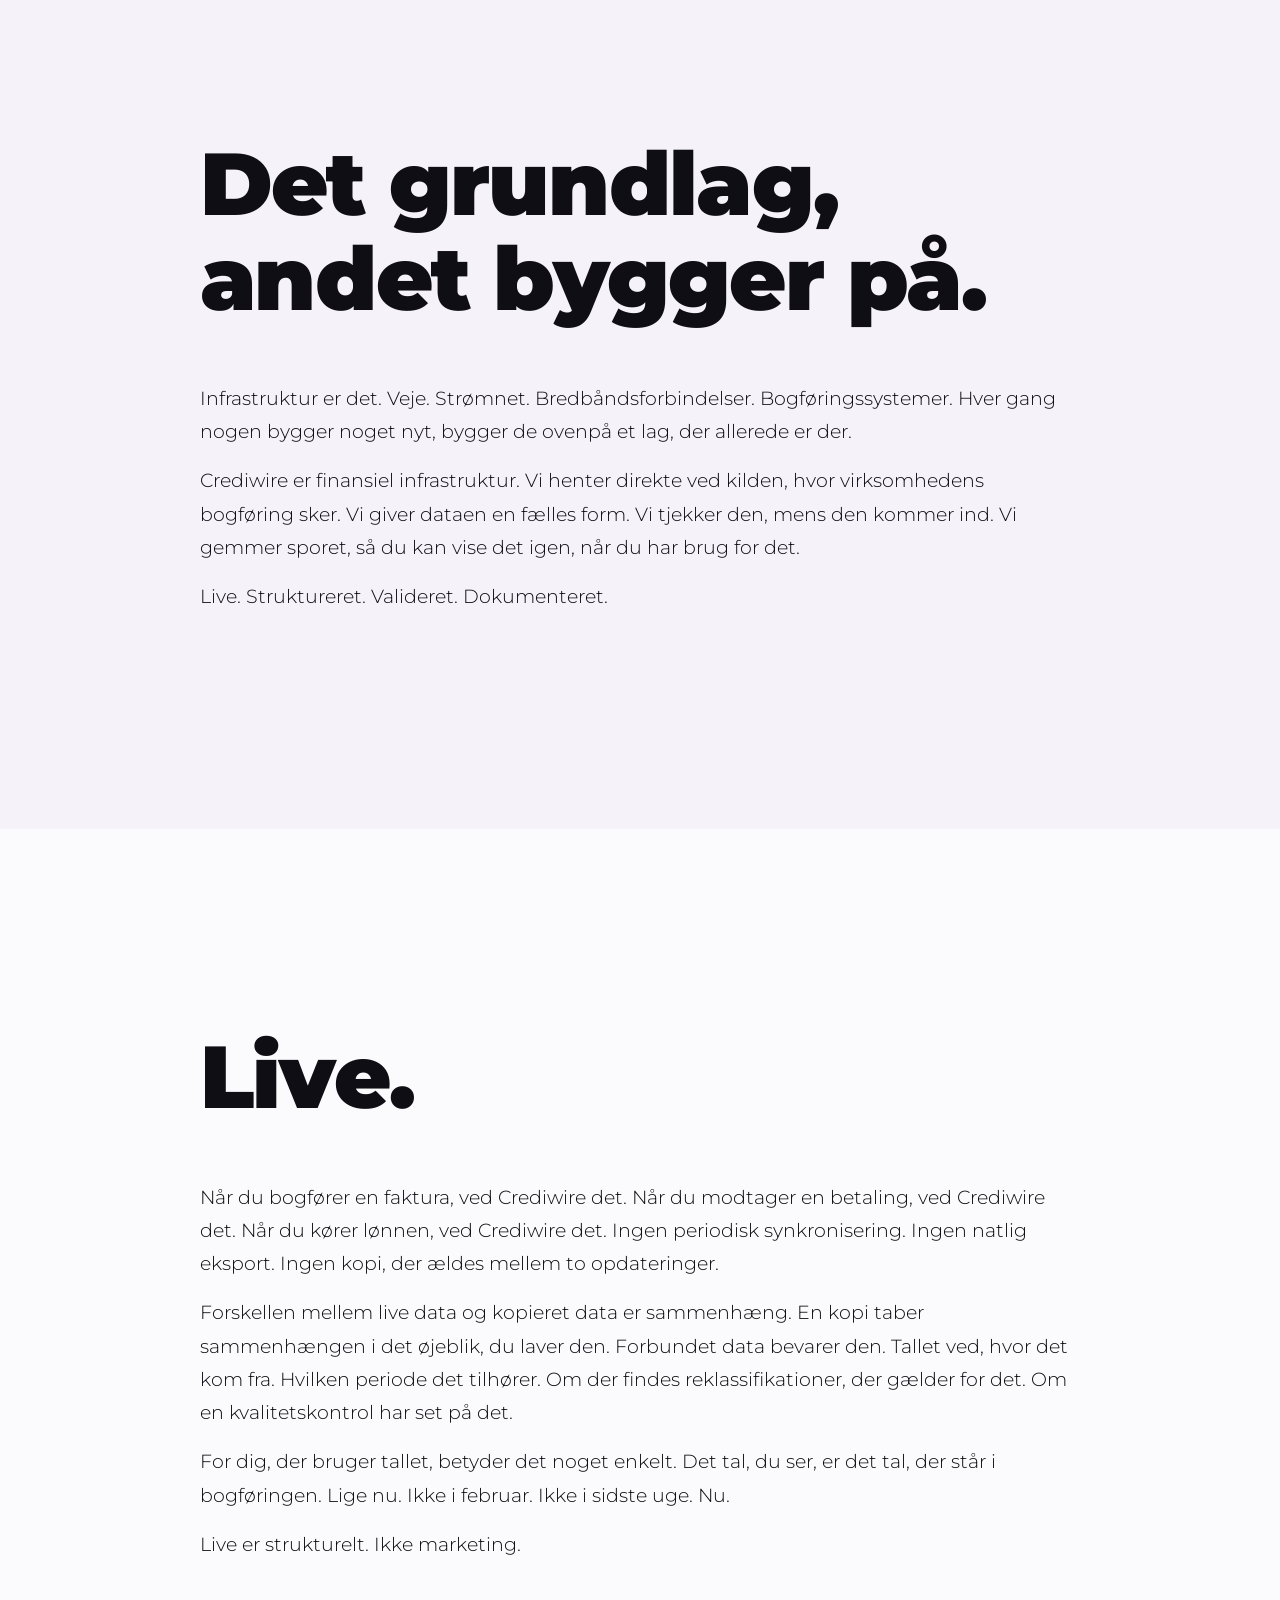
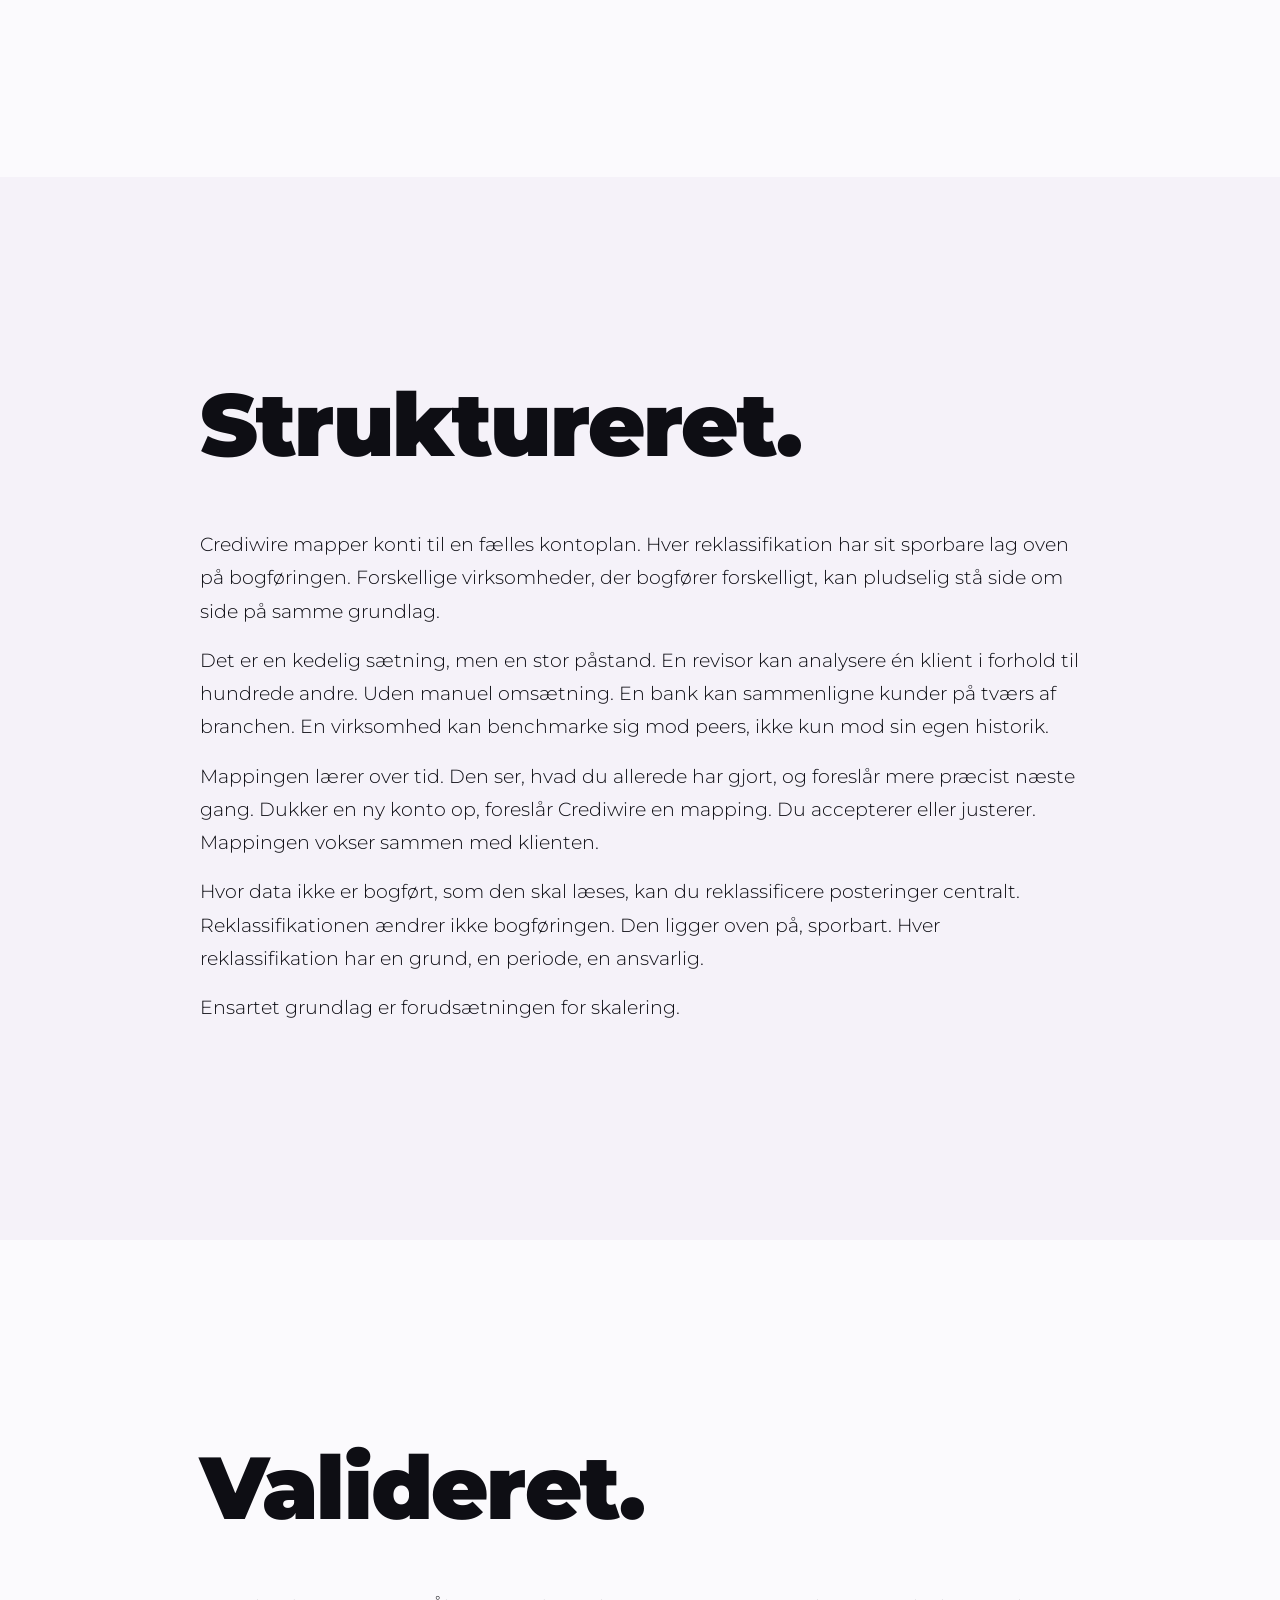
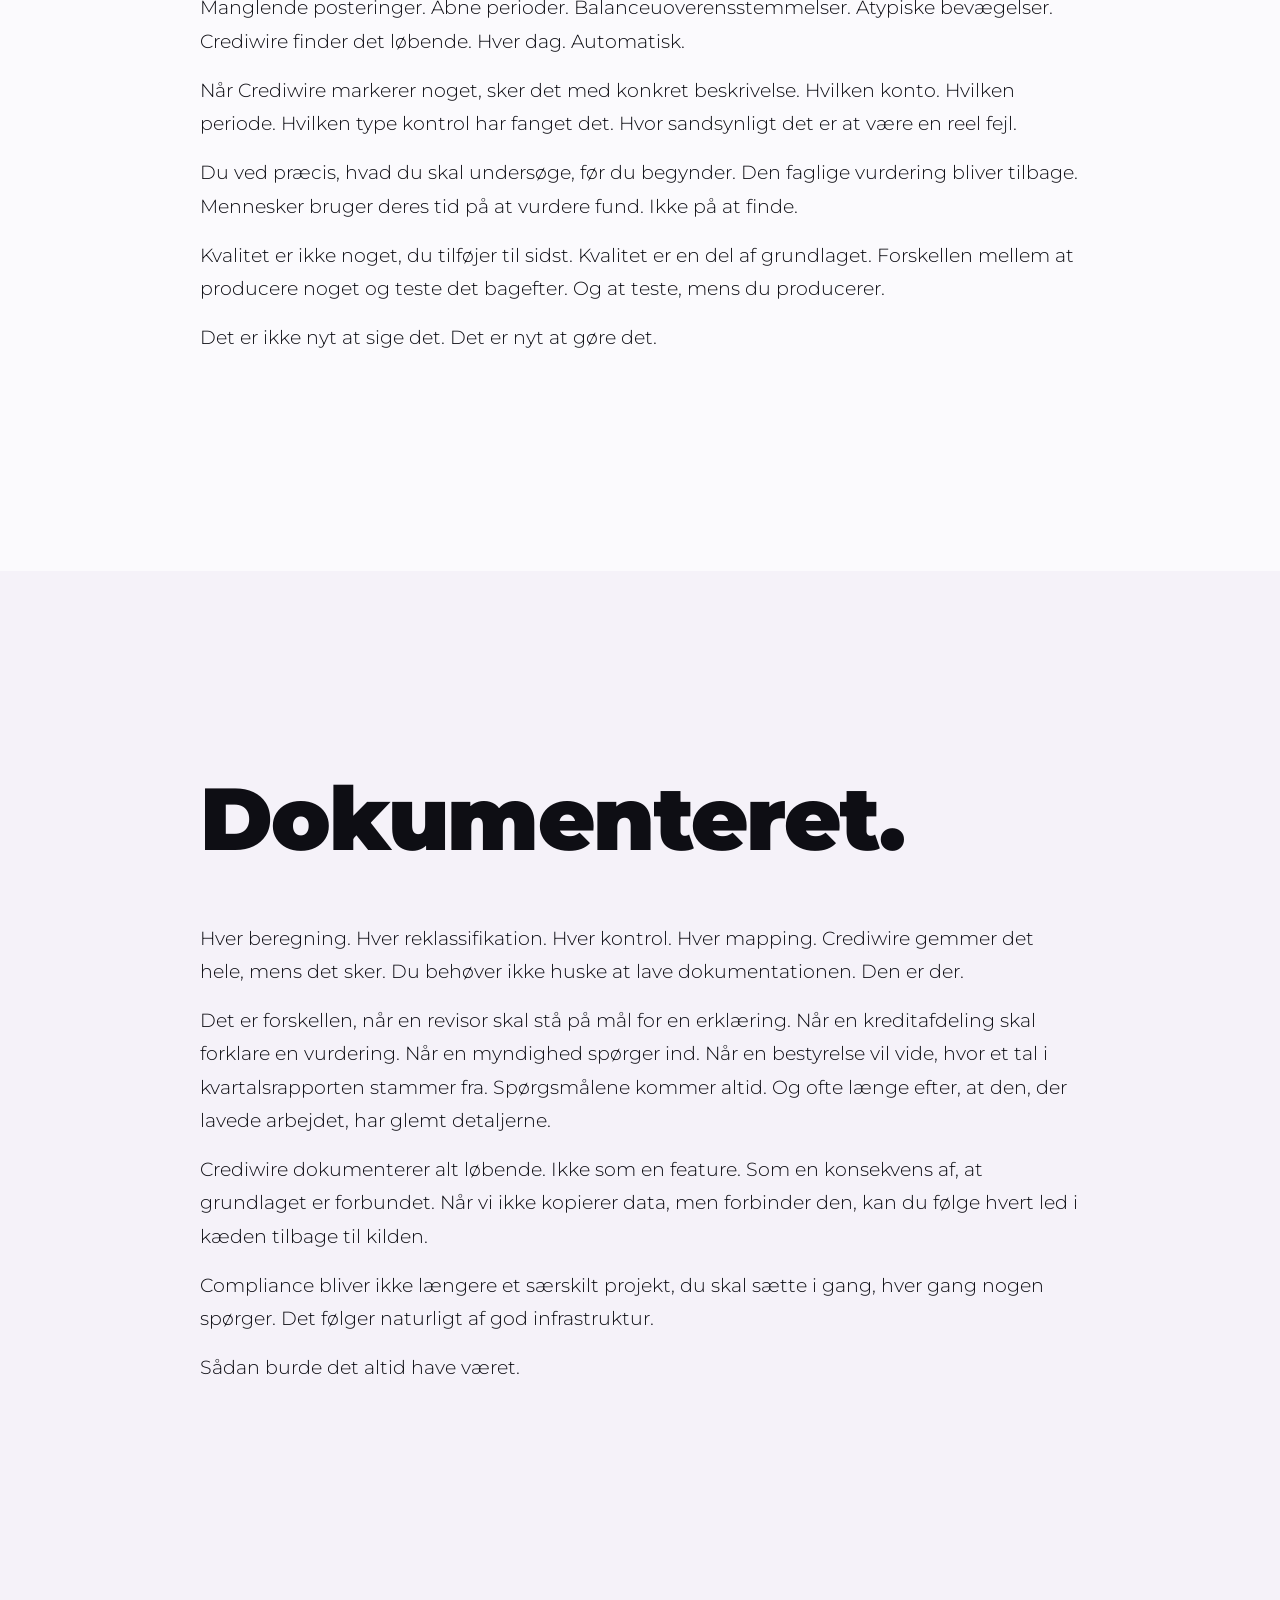
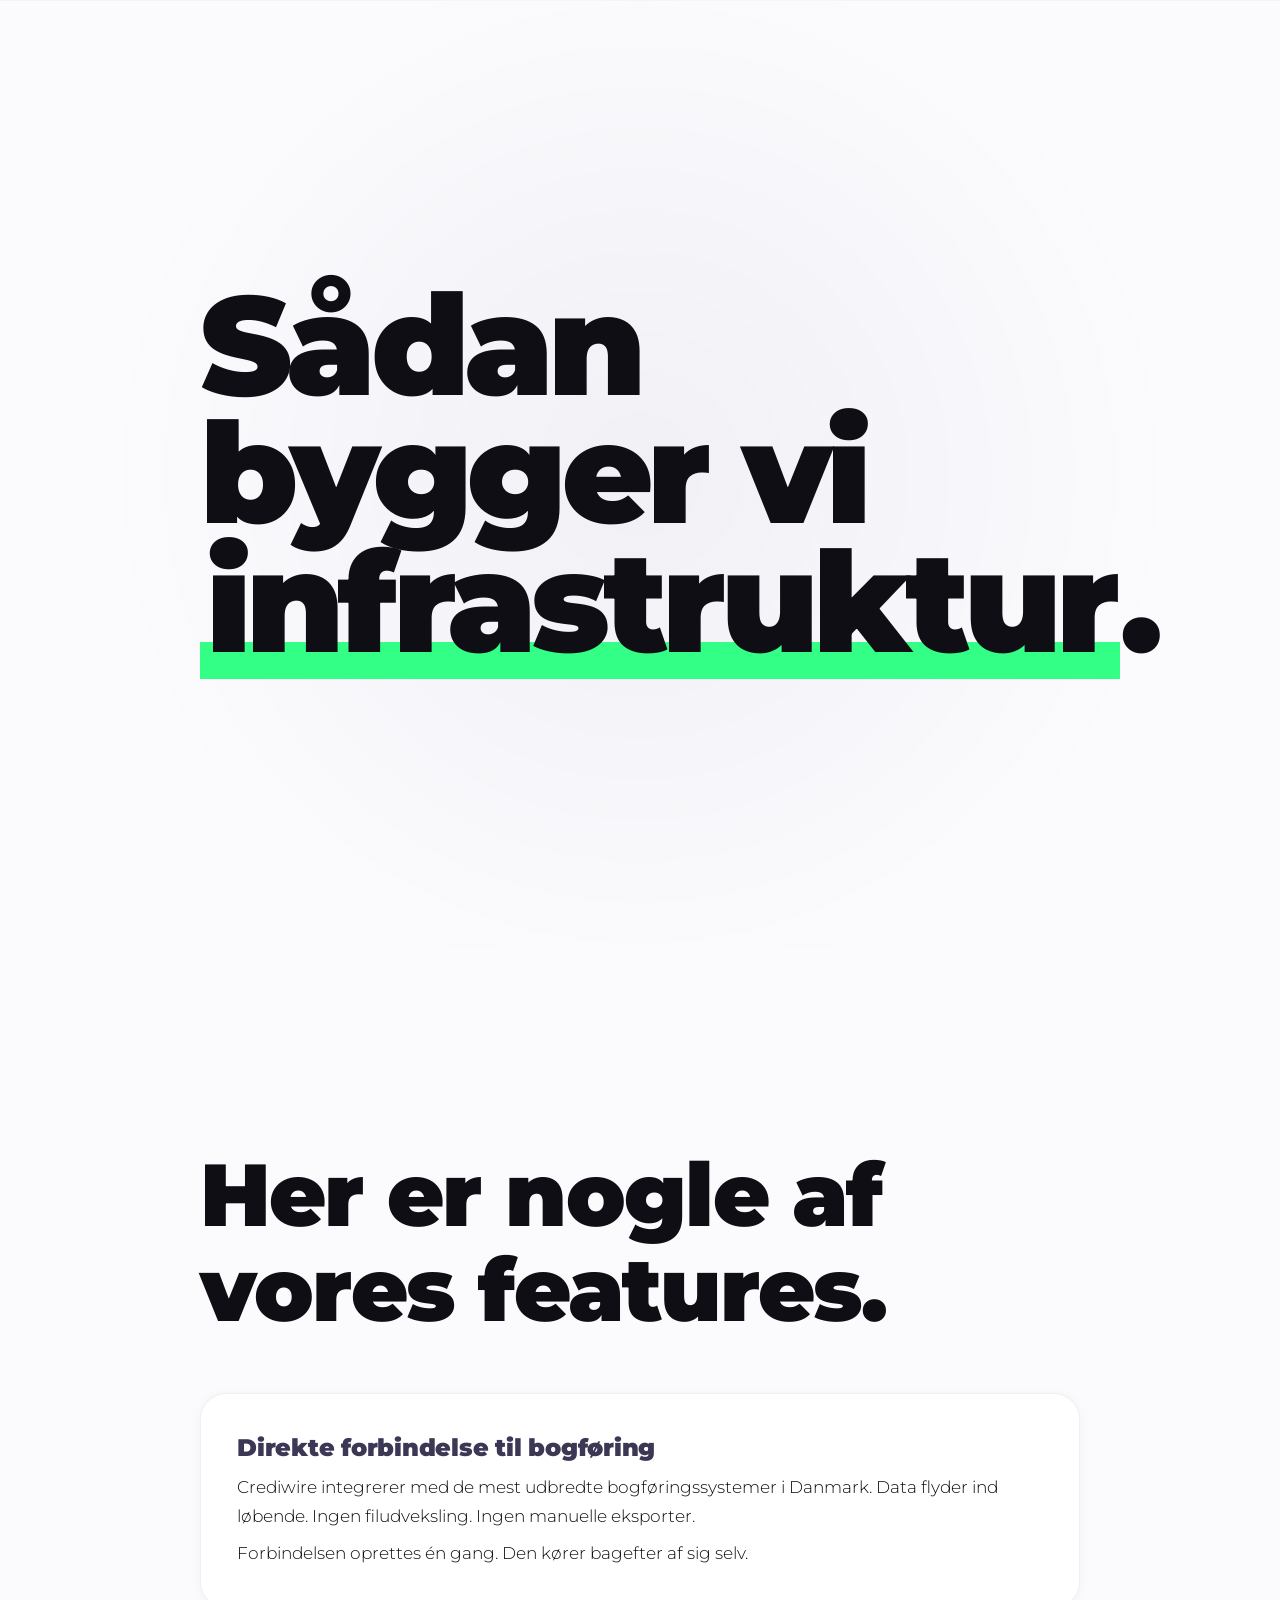
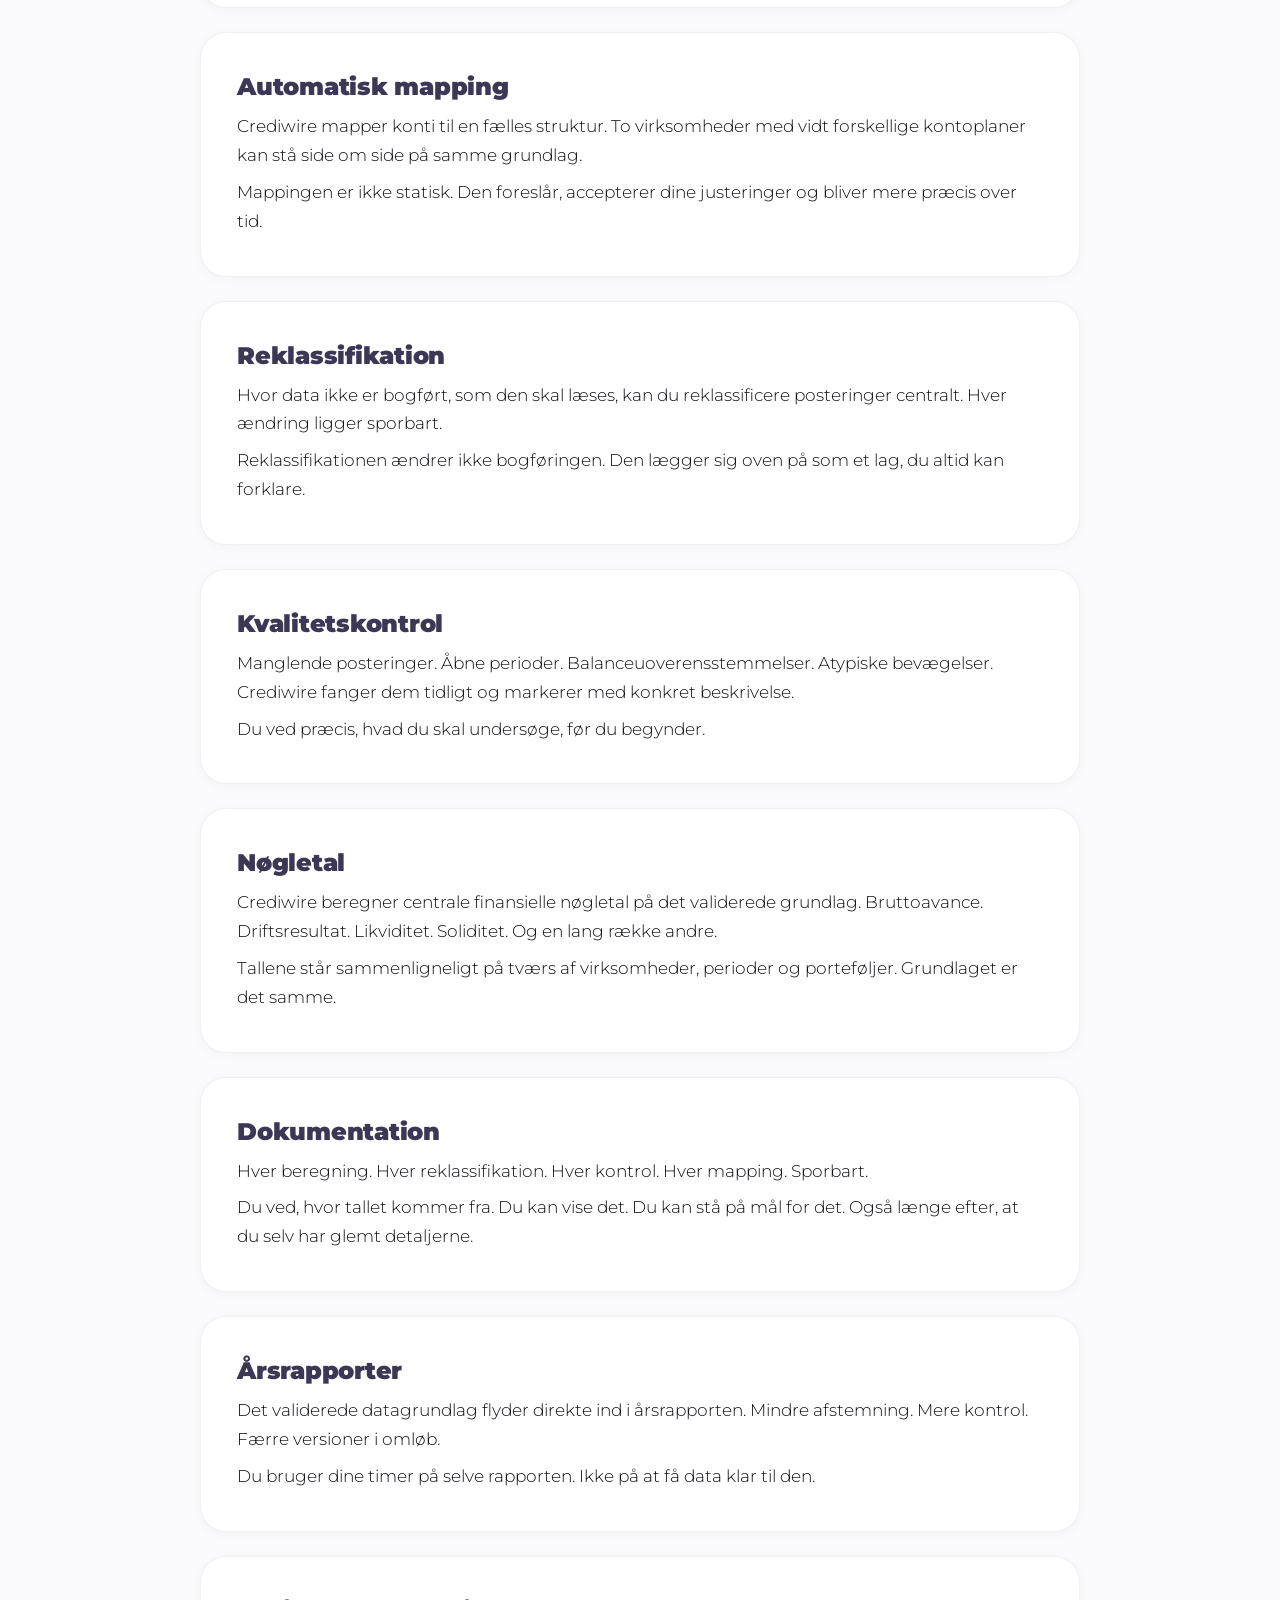
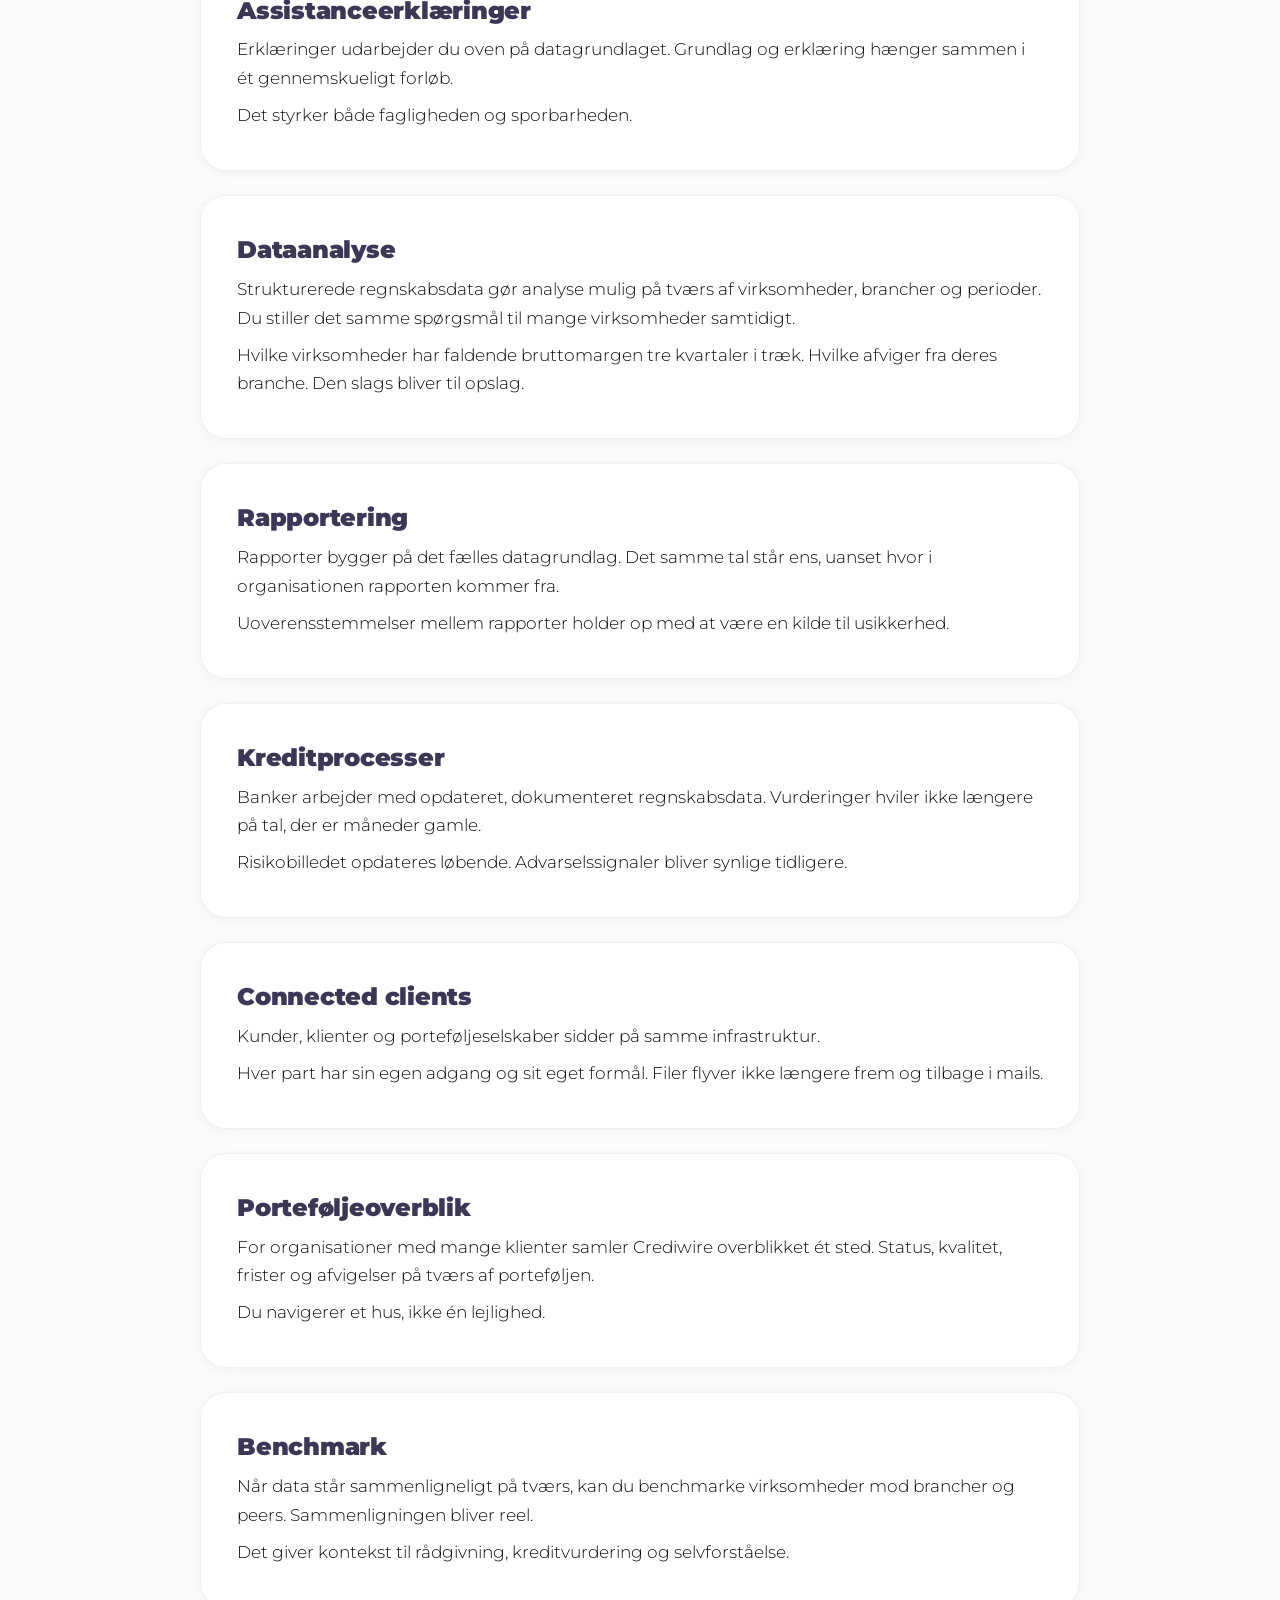
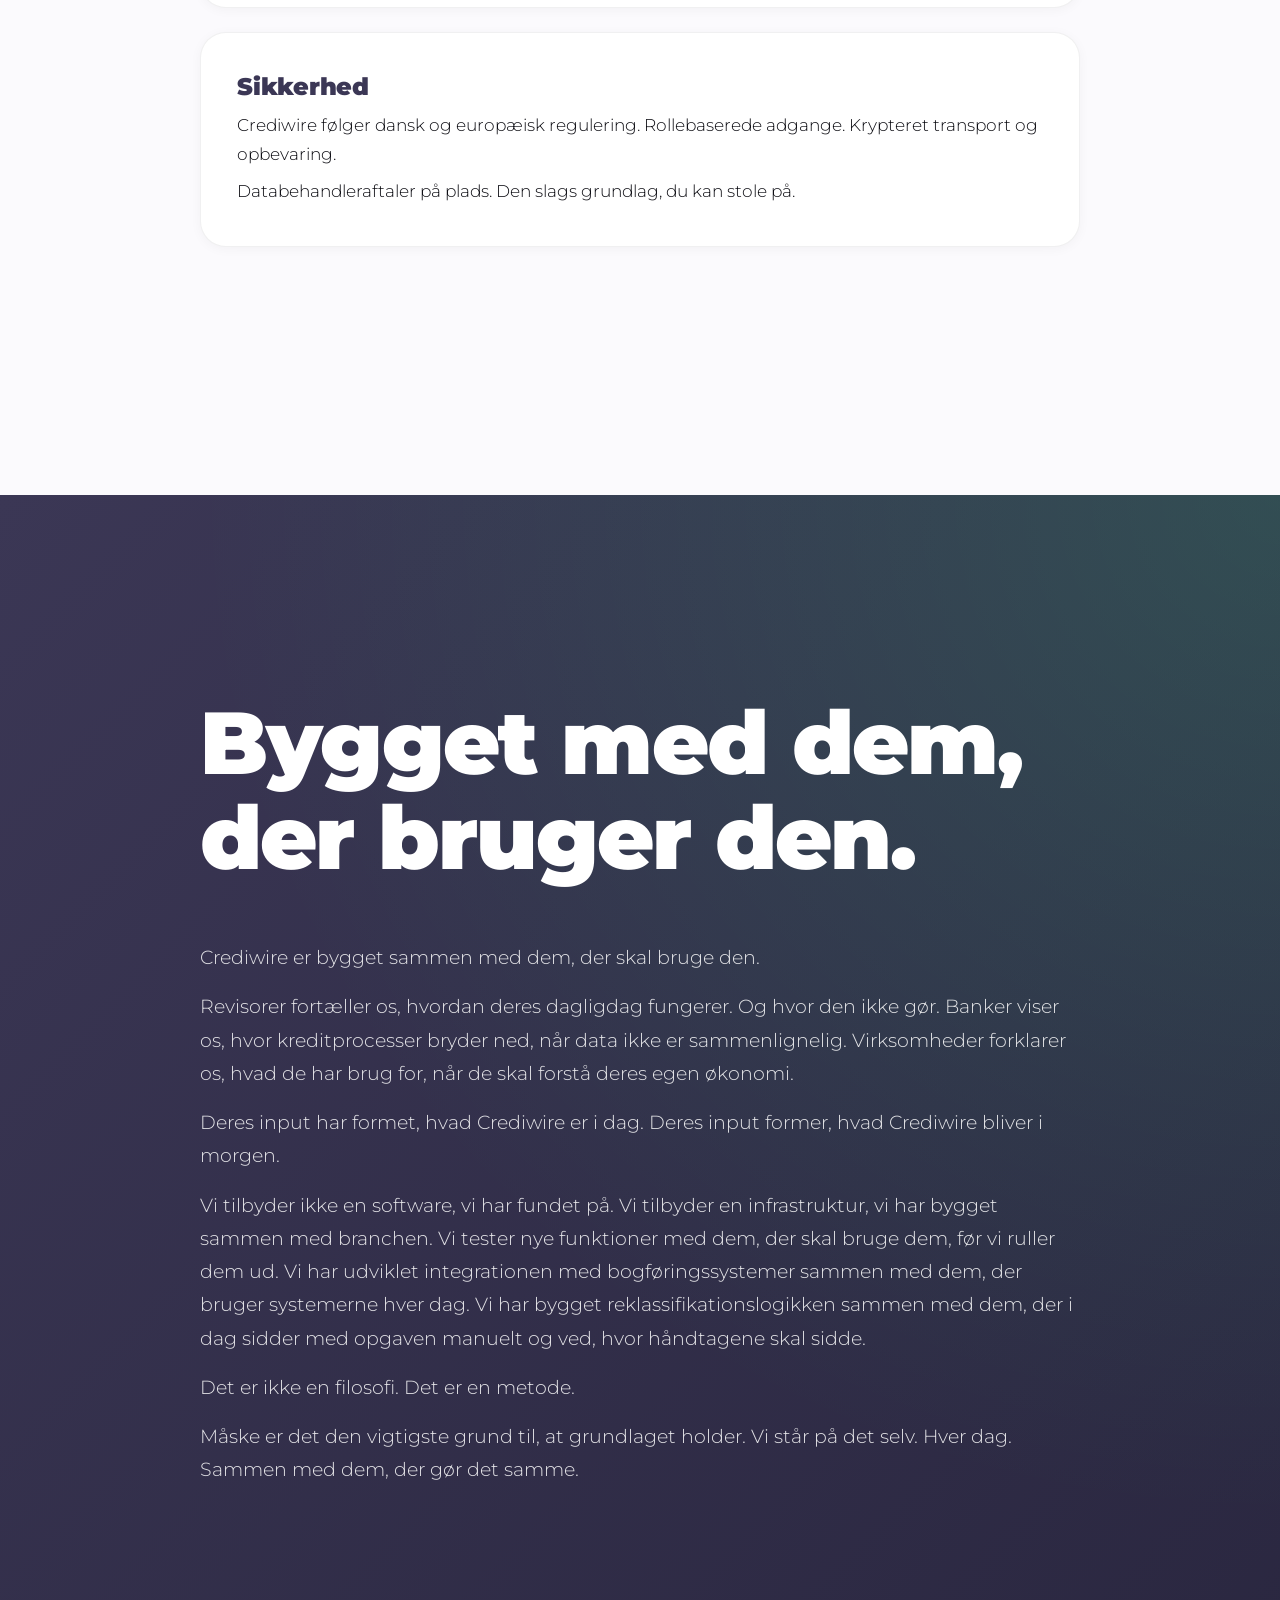
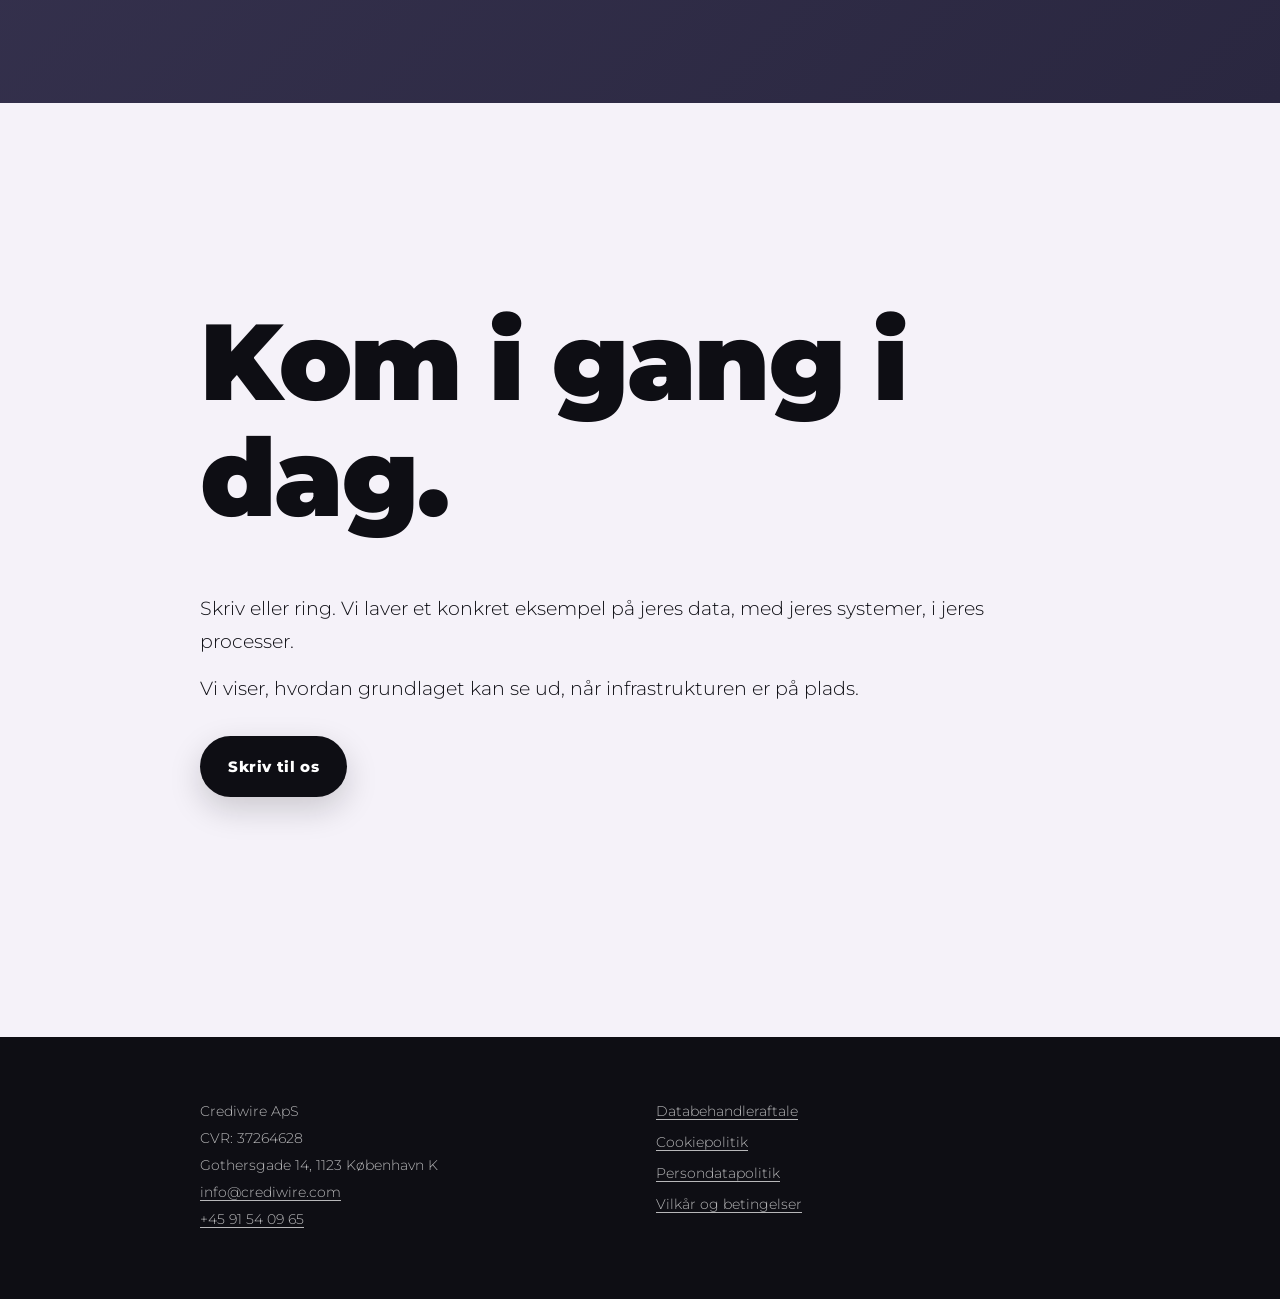
<file: versions/narratives/master.html>
<!doctype html>
<html lang="da">
  <head>
    <meta charset="utf-8">
    <meta name="viewport" content="width=device-width, initial-scale=1">
    <title>Crediwire — Finansiel infrastruktur</title>
    <link rel="stylesheet" href="shared.css">
  </head>
  <body>
    <header class="site-header">
      <a class="logo" href="../../index.html" aria-label="Crediwire">
        <img src="../../CW_logo_lilla_rgb.png" alt="">
      </a>
      <input type="checkbox" id="menu-toggle" class="menu-toggle" aria-hidden="true">
      <label for="menu-toggle" class="burger" aria-label="Menu">
        <span></span><span></span><span></span>
      </label>
      <nav class="nav" aria-label="Hovednavigation">
        <a href="#kontakt">Kontakt</a>
        <a href="https://app.crediwire.com/login">Log ind</a>
        <a href="https://app.crediwire.com/register">Registrér</a>
      </nav>
    </header>

    <section class="section hero">
      <div class="inner">
        <span class="label">Finansiel infrastruktur</span>
        <h1>Finansiel infrastruktur til revisorer, banker og virksomheder.</h1>
        <p class="lead">Crediwire leverer live regnskabsdata, struktureret, <span class="hi">valideret</span> og dokumenteret.</p>
        <div class="tile-grid">
          <div class="tile">Årsrapporter</div>
          <div class="tile">Assistanceerklæringer</div>
          <div class="tile">Dataanalyse</div>
          <div class="tile">Rapportering</div>
          <div class="tile">Kreditprocesser</div>
          <div class="tile">Connected clients</div>
          <div class="tile">Porteføljeoverblik</div>
          <div class="tile">Benchmark</div>
        </div>
        <p class="lead">Og andre finansielle arbejdsgange, alle på samme datagrundlag.</p>
      </div>
    </section>

    <section class="section tint">
      <div class="inner">
        <h2>Det grundlag, andet bygger på.</h2>
        <p>Infrastruktur er det. Veje. Strømnet. Bredbåndsforbindelser. Bogføringssystemer. Hver gang nogen bygger noget nyt, bygger de ovenpå et lag, der allerede er der.</p>
        <p>Crediwire er finansiel infrastruktur. Vi henter direkte ved kilden, hvor virksomhedens bogføring sker. Vi giver dataen en fælles form. Vi tjekker den, mens den kommer ind. Vi gemmer sporet, så du kan vise det igen, når du har brug for det.</p>
        <p>Live. Struktureret. Valideret. Dokumenteret.</p>
      </div>
    </section>

    <section class="section">
      <div class="inner">
        <h2>Live.</h2>
        <p>Når du bogfører en faktura, ved Crediwire det. Når du modtager en betaling, ved Crediwire det. Når du kører lønnen, ved Crediwire det. Ingen periodisk synkronisering. Ingen natlig eksport. Ingen kopi, der ældes mellem to opdateringer.</p>
        <p>Forskellen mellem live data og kopieret data er sammenhæng. En kopi taber sammenhængen i det øjeblik, du laver den. Forbundet data bevarer den. Tallet ved, hvor det kom fra. Hvilken periode det tilhører. Om der findes reklassifikationer, der gælder for det. Om en kvalitetskontrol har set på det.</p>
        <p>For dig, der bruger tallet, betyder det noget enkelt. Det tal, du ser, er det tal, der står i bogføringen. Lige nu. Ikke i februar. Ikke i sidste uge. Nu.</p>
        <p>Live er strukturelt. Ikke marketing.</p>
      </div>
    </section>

    <section class="section tint">
      <div class="inner">
        <h2>Struktureret.</h2>
        <p>Crediwire mapper konti til en fælles kontoplan. Hver reklassifikation har sit sporbare lag oven på bogføringen. Forskellige virksomheder, der bogfører forskelligt, kan pludselig stå side om side på samme grundlag.</p>
        <p>Det er en kedelig sætning, men en stor påstand. En revisor kan analysere én klient i forhold til hundrede andre. Uden manuel omsætning. En bank kan sammenligne kunder på tværs af branchen. En virksomhed kan benchmarke sig mod peers, ikke kun mod sin egen historik.</p>
        <p>Mappingen lærer over tid. Den ser, hvad du allerede har gjort, og foreslår mere præcist næste gang. Dukker en ny konto op, foreslår Crediwire en mapping. Du accepterer eller justerer. Mappingen vokser sammen med klienten.</p>
        <p>Hvor data ikke er bogført, som den skal læses, kan du reklassificere posteringer centralt. Reklassifikationen ændrer ikke bogføringen. Den ligger oven på, sporbart. Hver reklassifikation har en grund, en periode, en ansvarlig.</p>
        <p>Ensartet grundlag er forudsætningen for skalering.</p>
      </div>
    </section>

    <section class="section">
      <div class="inner">
        <h2>Valideret.</h2>
        <p>Manglende posteringer. Åbne perioder. Balanceuoverensstemmelser. Atypiske bevægelser. Crediwire finder det løbende. Hver dag. Automatisk.</p>
        <p>Når Crediwire markerer noget, sker det med konkret beskrivelse. Hvilken konto. Hvilken periode. Hvilken type kontrol har fanget det. Hvor sandsynligt det er at være en reel fejl.</p>
        <p>Du ved præcis, hvad du skal undersøge, før du begynder. Den faglige vurdering bliver tilbage. Mennesker bruger deres tid på at vurdere fund. Ikke på at finde.</p>
        <p>Kvalitet er ikke noget, du tilføjer til sidst. Kvalitet er en del af grundlaget. Forskellen mellem at producere noget og teste det bagefter. Og at teste, mens du producerer.</p>
        <p>Det er ikke nyt at sige det. Det er nyt at gøre det.</p>
      </div>
    </section>

    <section class="section tint">
      <div class="inner">
        <h2>Dokumenteret.</h2>
        <p>Hver beregning. Hver reklassifikation. Hver kontrol. Hver mapping. Crediwire gemmer det hele, mens det sker. Du behøver ikke huske at lave dokumentationen. Den er der.</p>
        <p>Det er forskellen, når en revisor skal stå på mål for en erklæring. Når en kreditafdeling skal forklare en vurdering. Når en myndighed spørger ind. Når en bestyrelse vil vide, hvor et tal i kvartalsrapporten stammer fra. Spørgsmålene kommer altid. Og ofte længe efter, at den, der lavede arbejdet, har glemt detaljerne.</p>
        <p>Crediwire dokumenterer alt løbende. Ikke som en feature. Som en konsekvens af, at grundlaget er forbundet. Når vi ikke kopierer data, men forbinder den, kan du følge hvert led i kæden tilbage til kilden.</p>
        <p>Compliance bliver ikke længere et særskilt projekt, du skal sætte i gang, hver gang nogen spørger. Det følger naturligt af god infrastruktur.</p>
        <p>Sådan burde det altid have været.</p>
      </div>
    </section>

    <div class="stat-wrap"><p class="stat">Sådan bygger vi <span class="hi">infrastruktur</span>.</p></div>

    <section class="section">
      <div class="inner">
        <h2>Her er nogle af vores features.</h2>

        <div class="feature-grid">
          <div class="feature-box">
            <h4>Direkte forbindelse til bogføring</h4>
            <p>Crediwire integrerer med de mest udbredte bogføringssystemer i Danmark. Data flyder ind løbende. Ingen filudveksling. Ingen manuelle eksporter.</p>
            <p>Forbindelsen oprettes én gang. Den kører bagefter af sig selv.</p>
          </div>
          <div class="feature-box">
            <h4>Automatisk mapping</h4>
            <p>Crediwire mapper konti til en fælles struktur. To virksomheder med vidt forskellige kontoplaner kan stå side om side på samme grundlag.</p>
            <p>Mappingen er ikke statisk. Den foreslår, accepterer dine justeringer og bliver mere præcis over tid.</p>
          </div>
          <div class="feature-box">
            <h4>Reklassifikation</h4>
            <p>Hvor data ikke er bogført, som den skal læses, kan du reklassificere posteringer centralt. Hver ændring ligger sporbart.</p>
            <p>Reklassifikationen ændrer ikke bogføringen. Den lægger sig oven på som et lag, du altid kan forklare.</p>
          </div>
          <div class="feature-box">
            <h4>Kvalitetskontrol</h4>
            <p>Manglende posteringer. Åbne perioder. Balanceuoverensstemmelser. Atypiske bevægelser. Crediwire fanger dem tidligt og markerer med konkret beskrivelse.</p>
            <p>Du ved præcis, hvad du skal undersøge, før du begynder.</p>
          </div>
          <div class="feature-box">
            <h4>Nøgletal</h4>
            <p>Crediwire beregner centrale finansielle nøgletal på det validerede grundlag. Bruttoavance. Driftsresultat. Likviditet. Soliditet. Og en lang række andre.</p>
            <p>Tallene står sammenligneligt på tværs af virksomheder, perioder og porteføljer. Grundlaget er det samme.</p>
          </div>
          <div class="feature-box">
            <h4>Dokumentation</h4>
            <p>Hver beregning. Hver reklassifikation. Hver kontrol. Hver mapping. Sporbart.</p>
            <p>Du ved, hvor tallet kommer fra. Du kan vise det. Du kan stå på mål for det. Også længe efter, at du selv har glemt detaljerne.</p>
          </div>
          <div class="feature-box">
            <h4>Årsrapporter</h4>
            <p>Det validerede datagrundlag flyder direkte ind i årsrapporten. Mindre afstemning. Mere kontrol. Færre versioner i omløb.</p>
            <p>Du bruger dine timer på selve rapporten. Ikke på at få data klar til den.</p>
          </div>
          <div class="feature-box">
            <h4>Assistanceerklæringer</h4>
            <p>Erklæringer udarbejder du oven på datagrundlaget. Grundlag og erklæring hænger sammen i ét gennemskueligt forløb.</p>
            <p>Det styrker både fagligheden og sporbarheden.</p>
          </div>
          <div class="feature-box">
            <h4>Dataanalyse</h4>
            <p>Strukturerede regnskabsdata gør analyse mulig på tværs af virksomheder, brancher og perioder. Du stiller det samme spørgsmål til mange virksomheder samtidigt.</p>
            <p>Hvilke virksomheder har faldende bruttomargen tre kvartaler i træk. Hvilke afviger fra deres branche. Den slags bliver til opslag.</p>
          </div>
          <div class="feature-box">
            <h4>Rapportering</h4>
            <p>Rapporter bygger på det fælles datagrundlag. Det samme tal står ens, uanset hvor i organisationen rapporten kommer fra.</p>
            <p>Uoverensstemmelser mellem rapporter holder op med at være en kilde til usikkerhed.</p>
          </div>
          <div class="feature-box">
            <h4>Kreditprocesser</h4>
            <p>Banker arbejder med opdateret, dokumenteret regnskabsdata. Vurderinger hviler ikke længere på tal, der er måneder gamle.</p>
            <p>Risikobilledet opdateres løbende. Advarselssignaler bliver synlige tidligere.</p>
          </div>
          <div class="feature-box">
            <h4>Connected clients</h4>
            <p>Kunder, klienter og porteføljeselskaber sidder på samme infrastruktur.</p>
            <p>Hver part har sin egen adgang og sit eget formål. Filer flyver ikke længere frem og tilbage i mails.</p>
          </div>
          <div class="feature-box">
            <h4>Porteføljeoverblik</h4>
            <p>For organisationer med mange klienter samler Crediwire overblikket ét sted. Status, kvalitet, frister og afvigelser på tværs af porteføljen.</p>
            <p>Du navigerer et hus, ikke én lejlighed.</p>
          </div>
          <div class="feature-box">
            <h4>Benchmark</h4>
            <p>Når data står sammenligneligt på tværs, kan du benchmarke virksomheder mod brancher og peers. Sammenligningen bliver reel.</p>
            <p>Det giver kontekst til rådgivning, kreditvurdering og selvforståelse.</p>
          </div>
          <div class="feature-box">
            <h4>Sikkerhed</h4>
            <p>Crediwire følger dansk og europæisk regulering. Rollebaserede adgange. Krypteret transport og opbevaring.</p>
            <p>Databehandleraftaler på plads. Den slags grundlag, du kan stole på.</p>
          </div>
        </div>
      </div>
    </section>

    <section class="section lilac">
      <div class="inner">
        <h2>Bygget med dem, der bruger den.</h2>
        <p>Crediwire er bygget sammen med dem, der skal bruge den.</p>
        <p>Revisorer fortæller os, hvordan deres dagligdag fungerer. Og hvor den ikke gør. Banker viser os, hvor kreditprocesser bryder ned, når data ikke er sammenlignelig. Virksomheder forklarer os, hvad de har brug for, når de skal forstå deres egen økonomi.</p>
        <p>Deres input har formet, hvad Crediwire er i dag. Deres input former, hvad Crediwire bliver i morgen.</p>
        <p>Vi tilbyder ikke en software, vi har fundet på. Vi tilbyder en infrastruktur, vi har bygget sammen med branchen. Vi tester nye funktioner med dem, der skal bruge dem, før vi ruller dem ud. Vi har udviklet integrationen med bogføringssystemer sammen med dem, der bruger systemerne hver dag. Vi har bygget reklassifikationslogikken sammen med dem, der i dag sidder med opgaven manuelt og ved, hvor håndtagene skal sidde.</p>
        <p>Det er ikke en filosofi. Det er en metode.</p>
        <p>Måske er det den vigtigste grund til, at grundlaget holder. Vi står på det selv. Hver dag. Sammen med dem, der gør det samme.</p>
      </div>
    </section>

    <section class="section tint cta" id="kontakt">
      <div class="inner">
        <h2>Kom i gang i dag.</h2>
        <p>Skriv eller ring. Vi laver et konkret eksempel på jeres data, med jeres systemer, i jeres processer.</p>
        <p>Vi viser, hvordan grundlaget kan se ud, når infrastrukturen er på plads.</p>
        <a class="contact" href="mailto:info@crediwire.com">Skriv til os</a>
      </div>
    </section>

    <footer class="site-footer">
      <div class="grid">
        <div class="info">
          <p>Crediwire ApS</p>
          <p>CVR: 37264628</p>
          <p>Gothersgade 14, 1123 København K</p>
          <p><a href="mailto:info@crediwire.com">info@crediwire.com</a></p>
          <p><a href="tel:+4591540965">+45 91 54 09 65</a></p>
        </div>
        <nav>
          <a href="https://www.crediwire.dk/data-processing-agreement">Databehandleraftale</a>
          <a href="https://www.crediwire.dk/cookie-policy">Cookiepolitik</a>
          <a href="https://www.crediwire.dk/privacy-policy">Persondatapolitik</a>
          <a href="https://www.crediwire.dk/terms-and-conditions">Vilkår og betingelser</a>
        </nav>
      </div>
    </footer>
  </body>
</html>
</file>
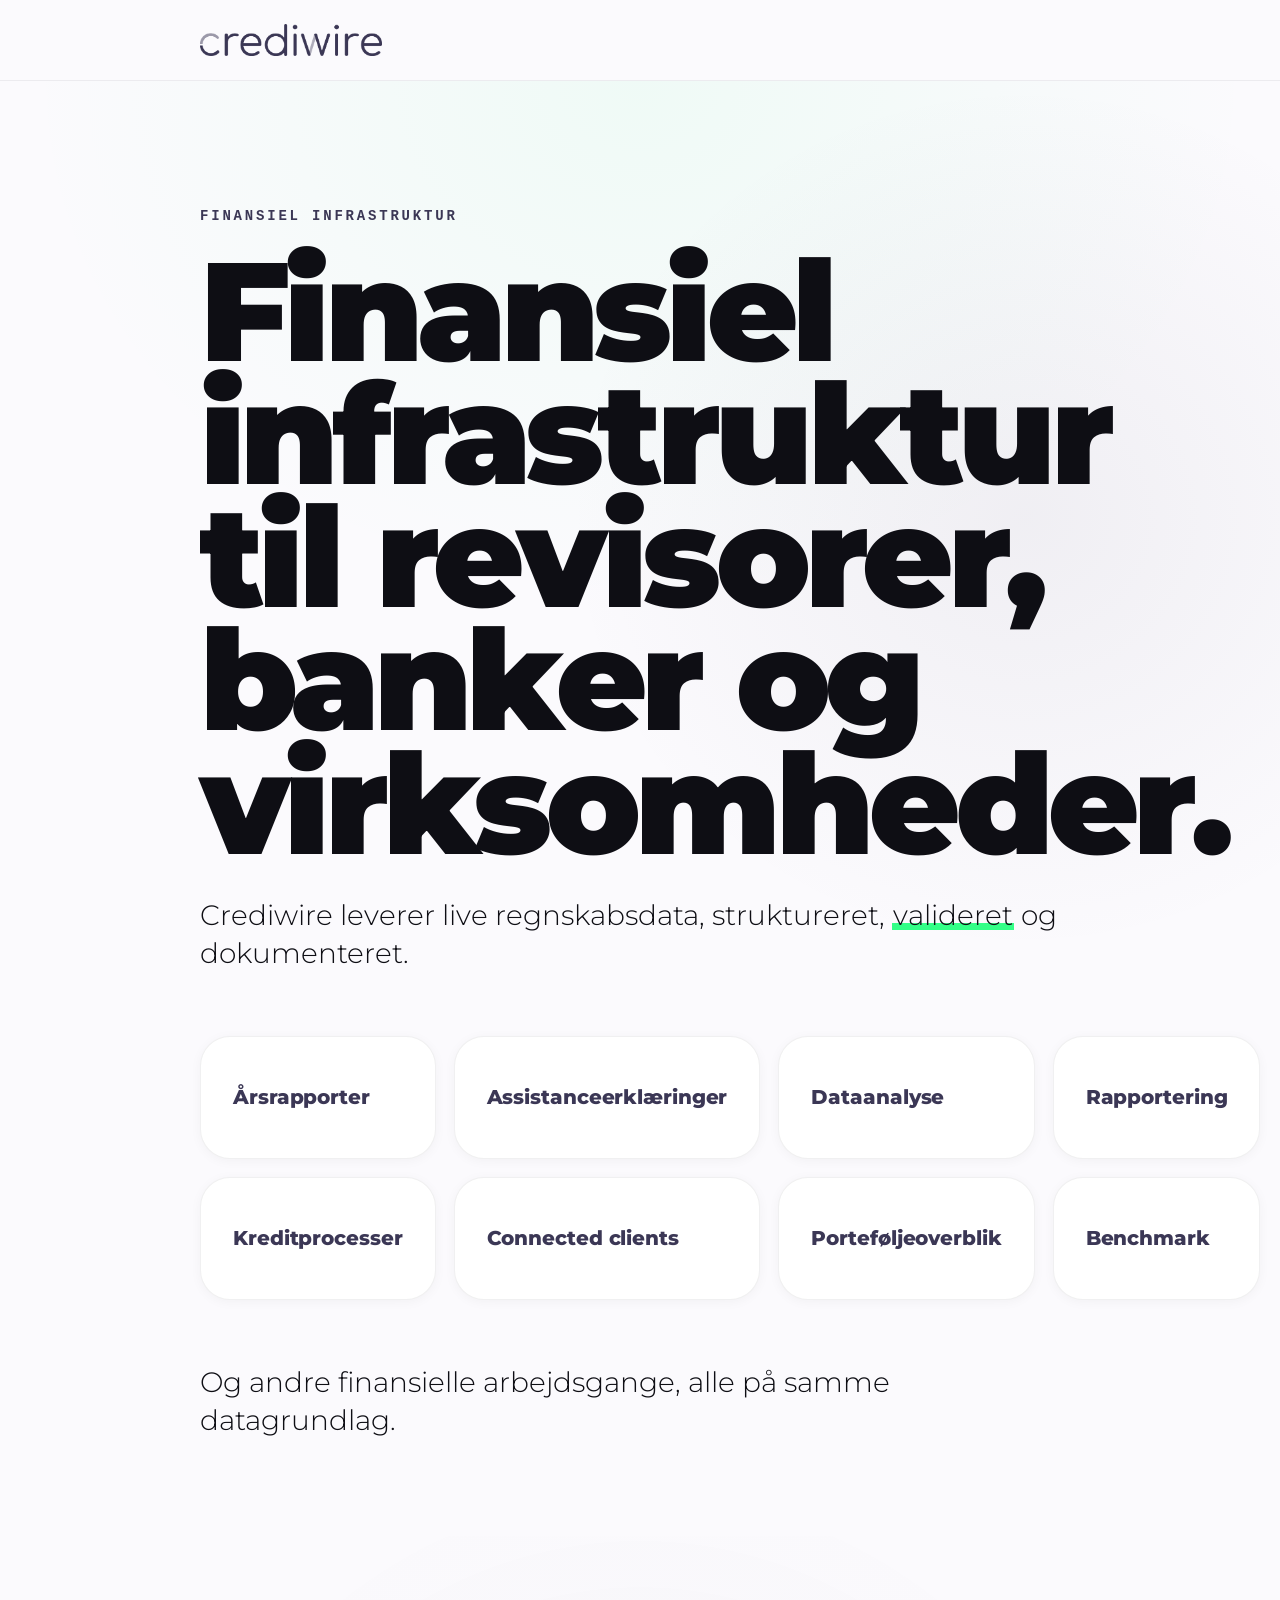
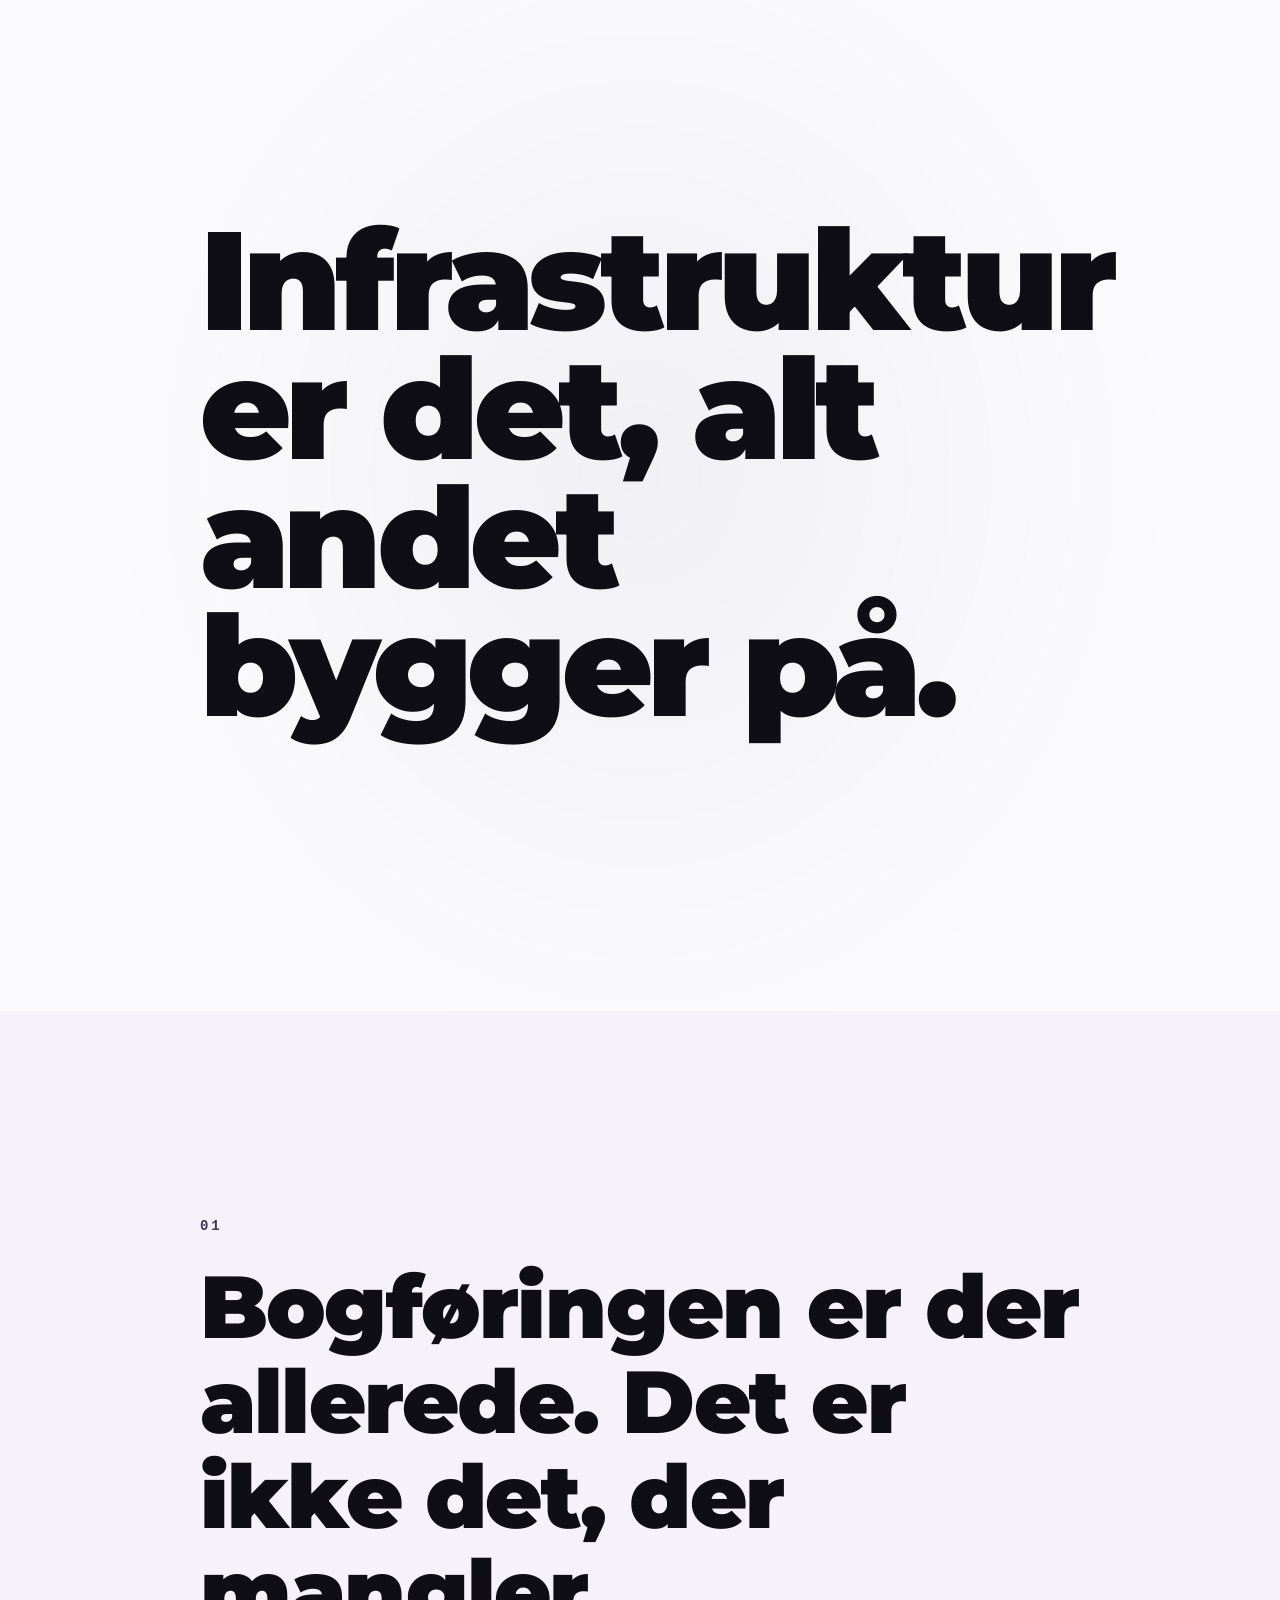
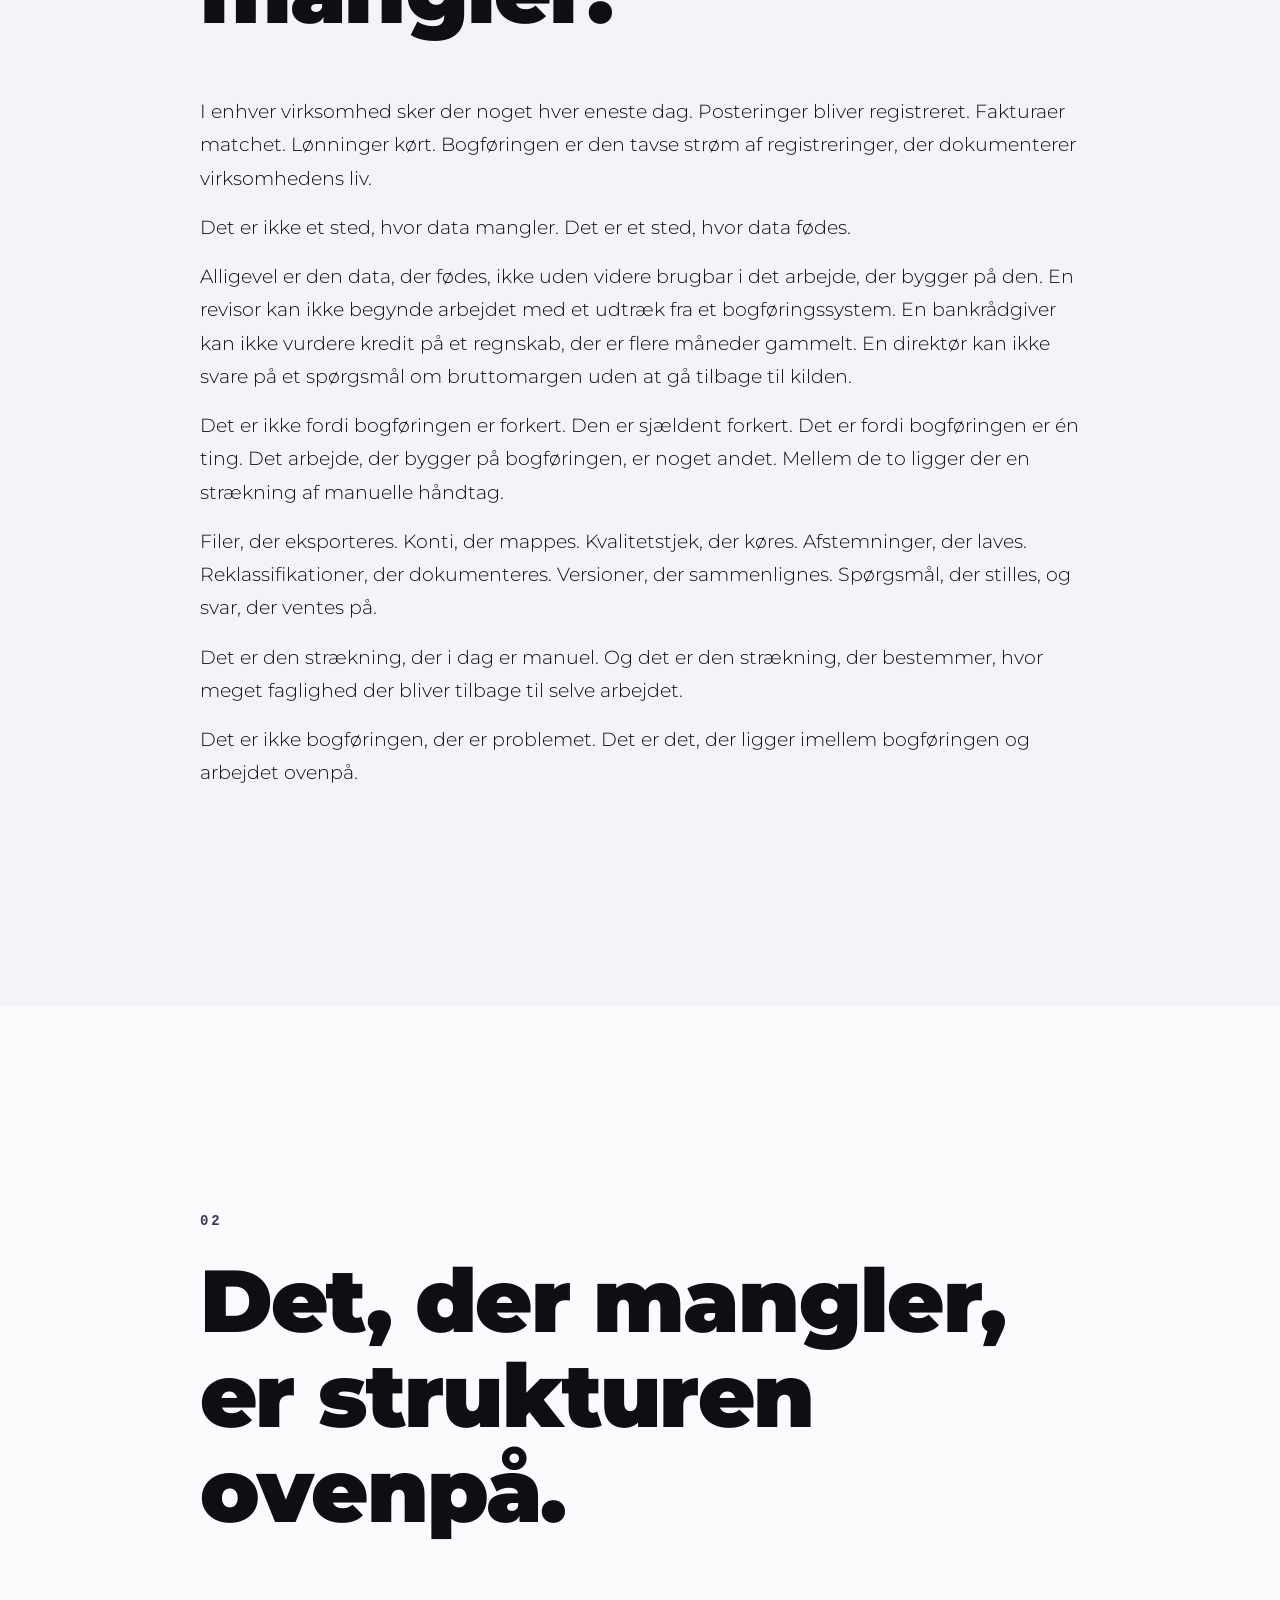
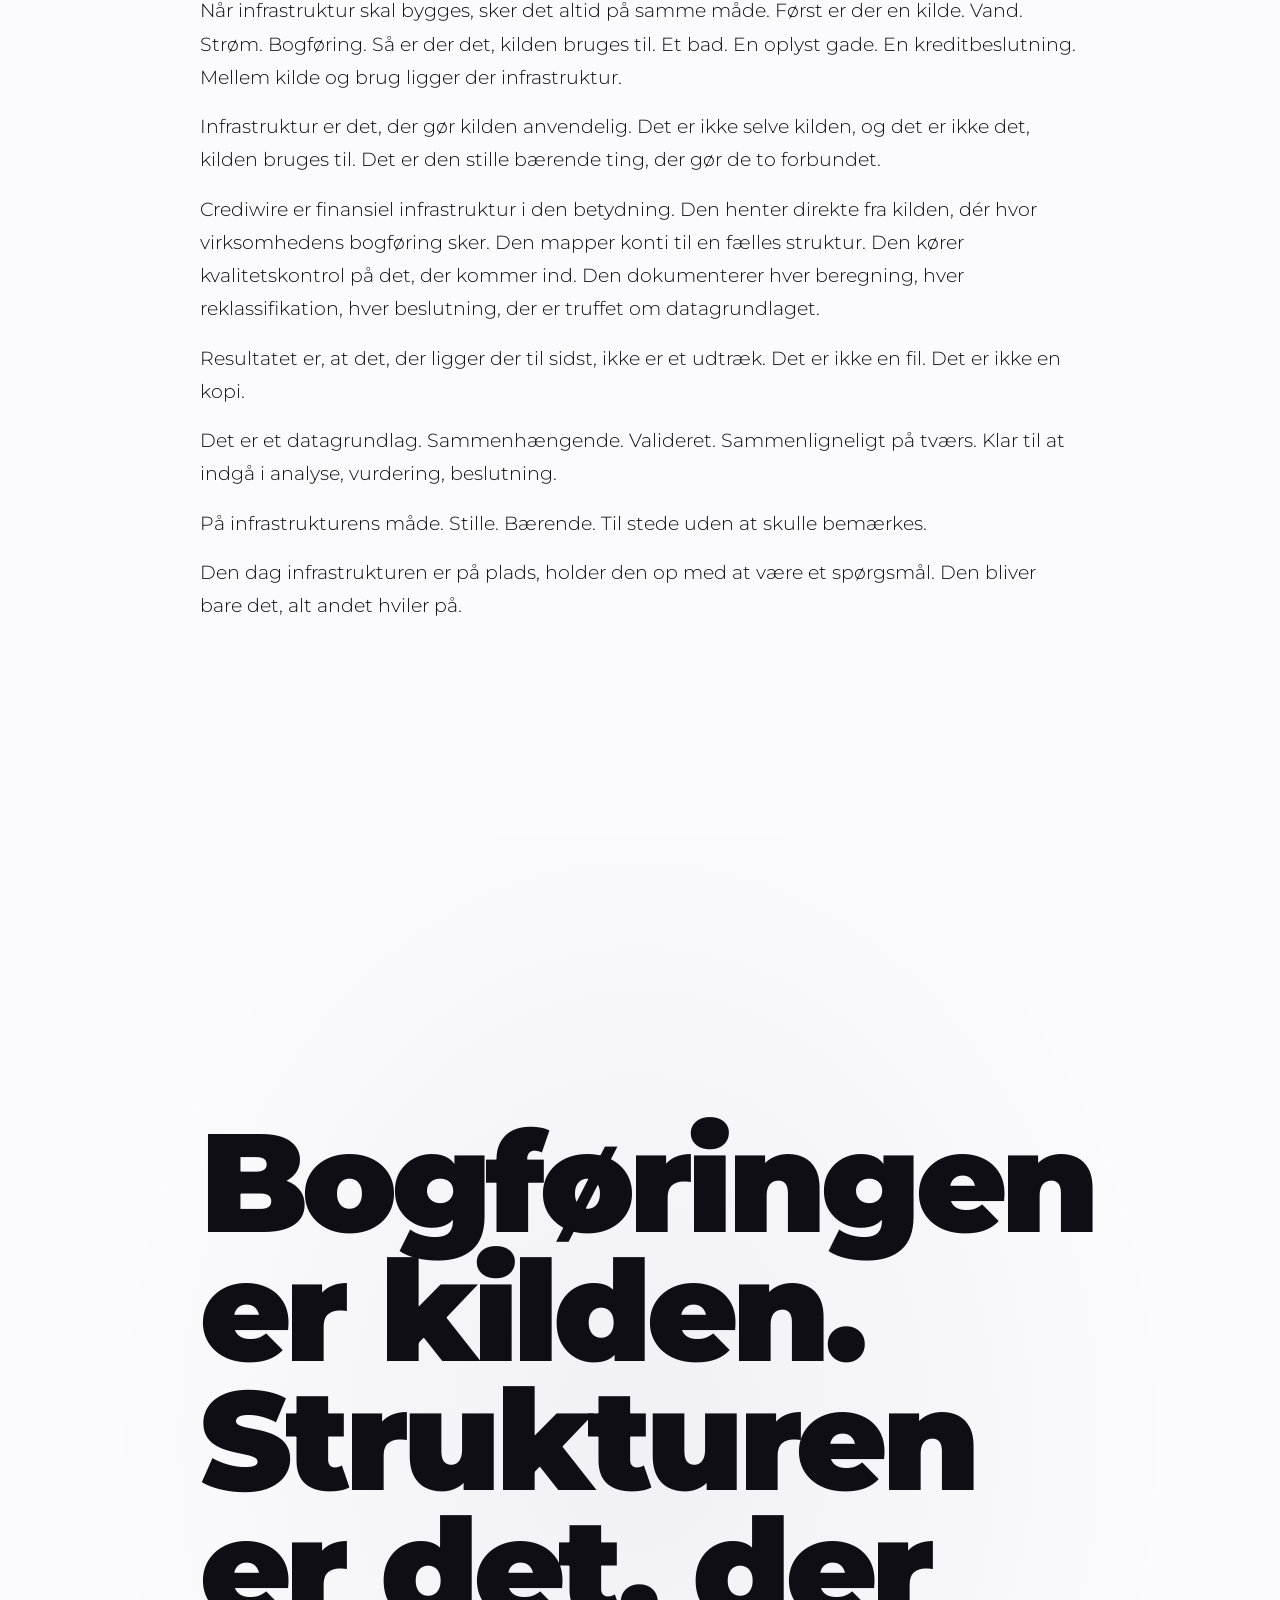
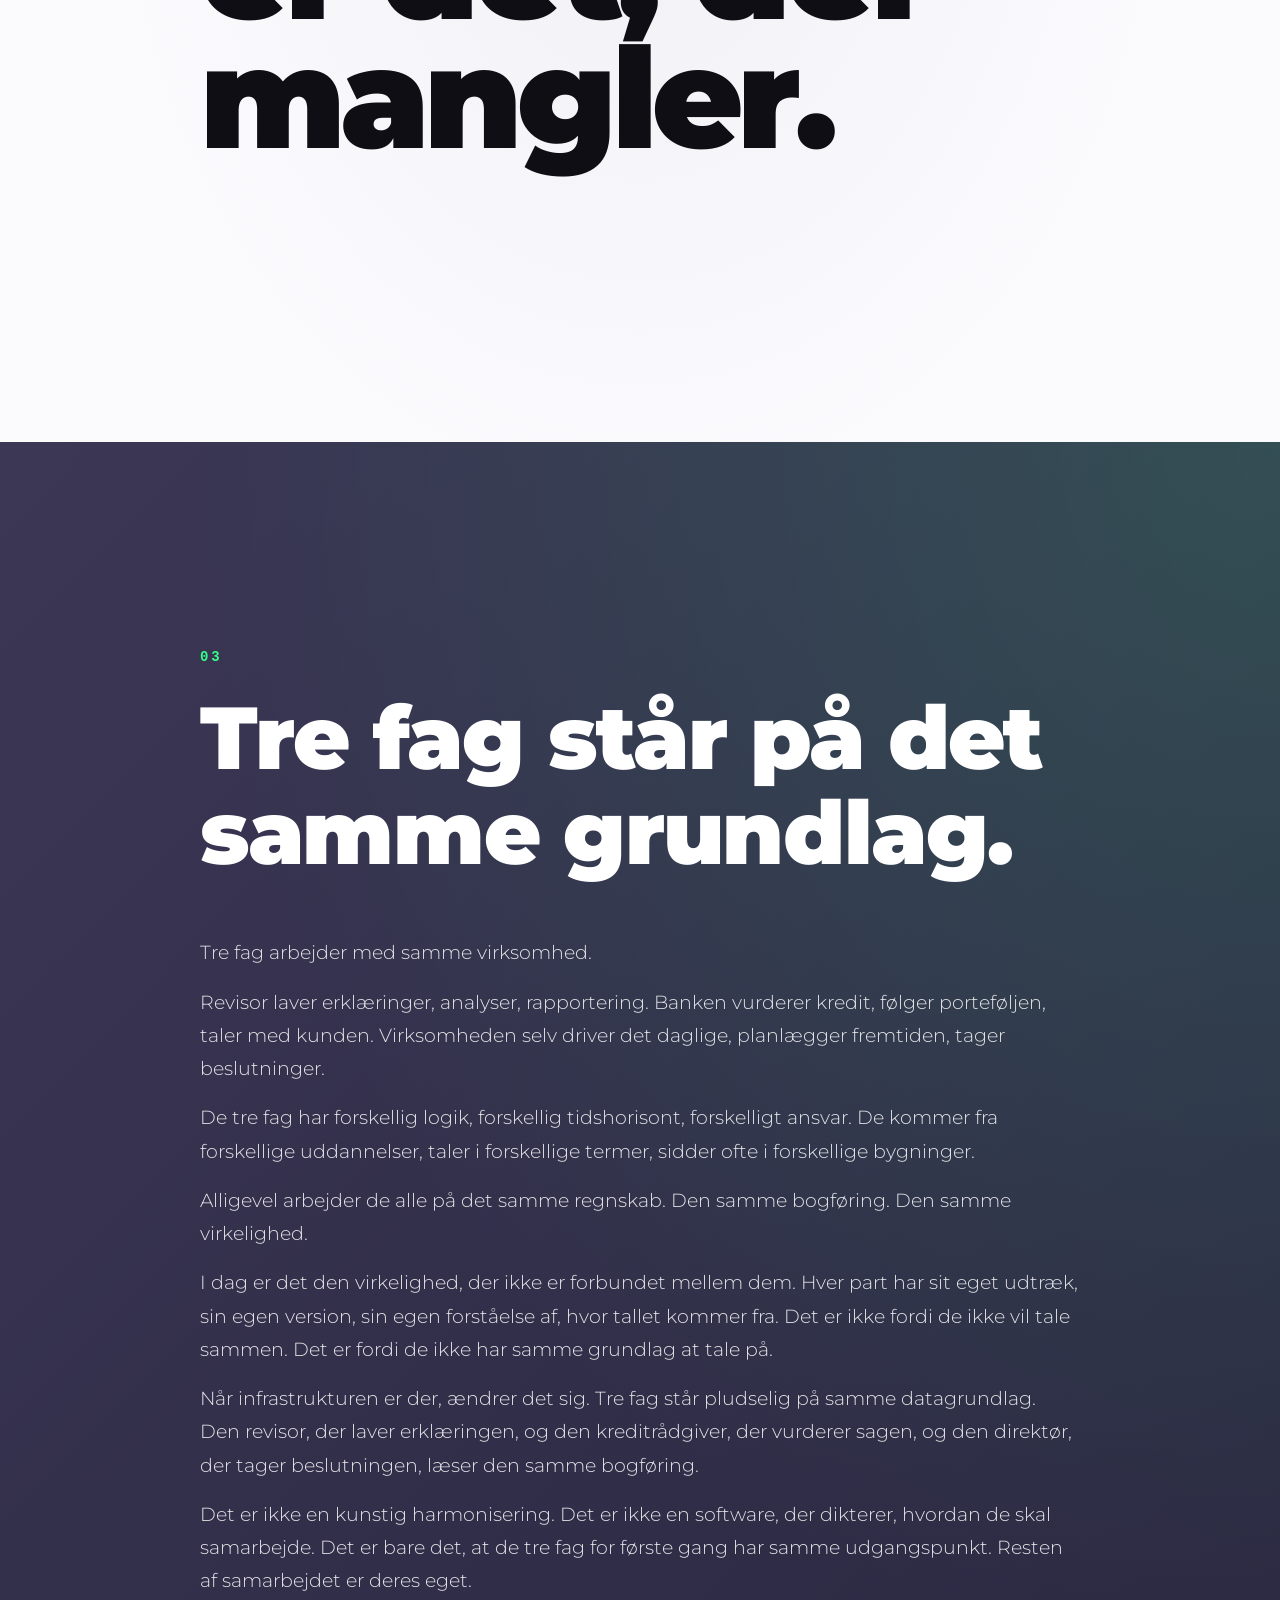
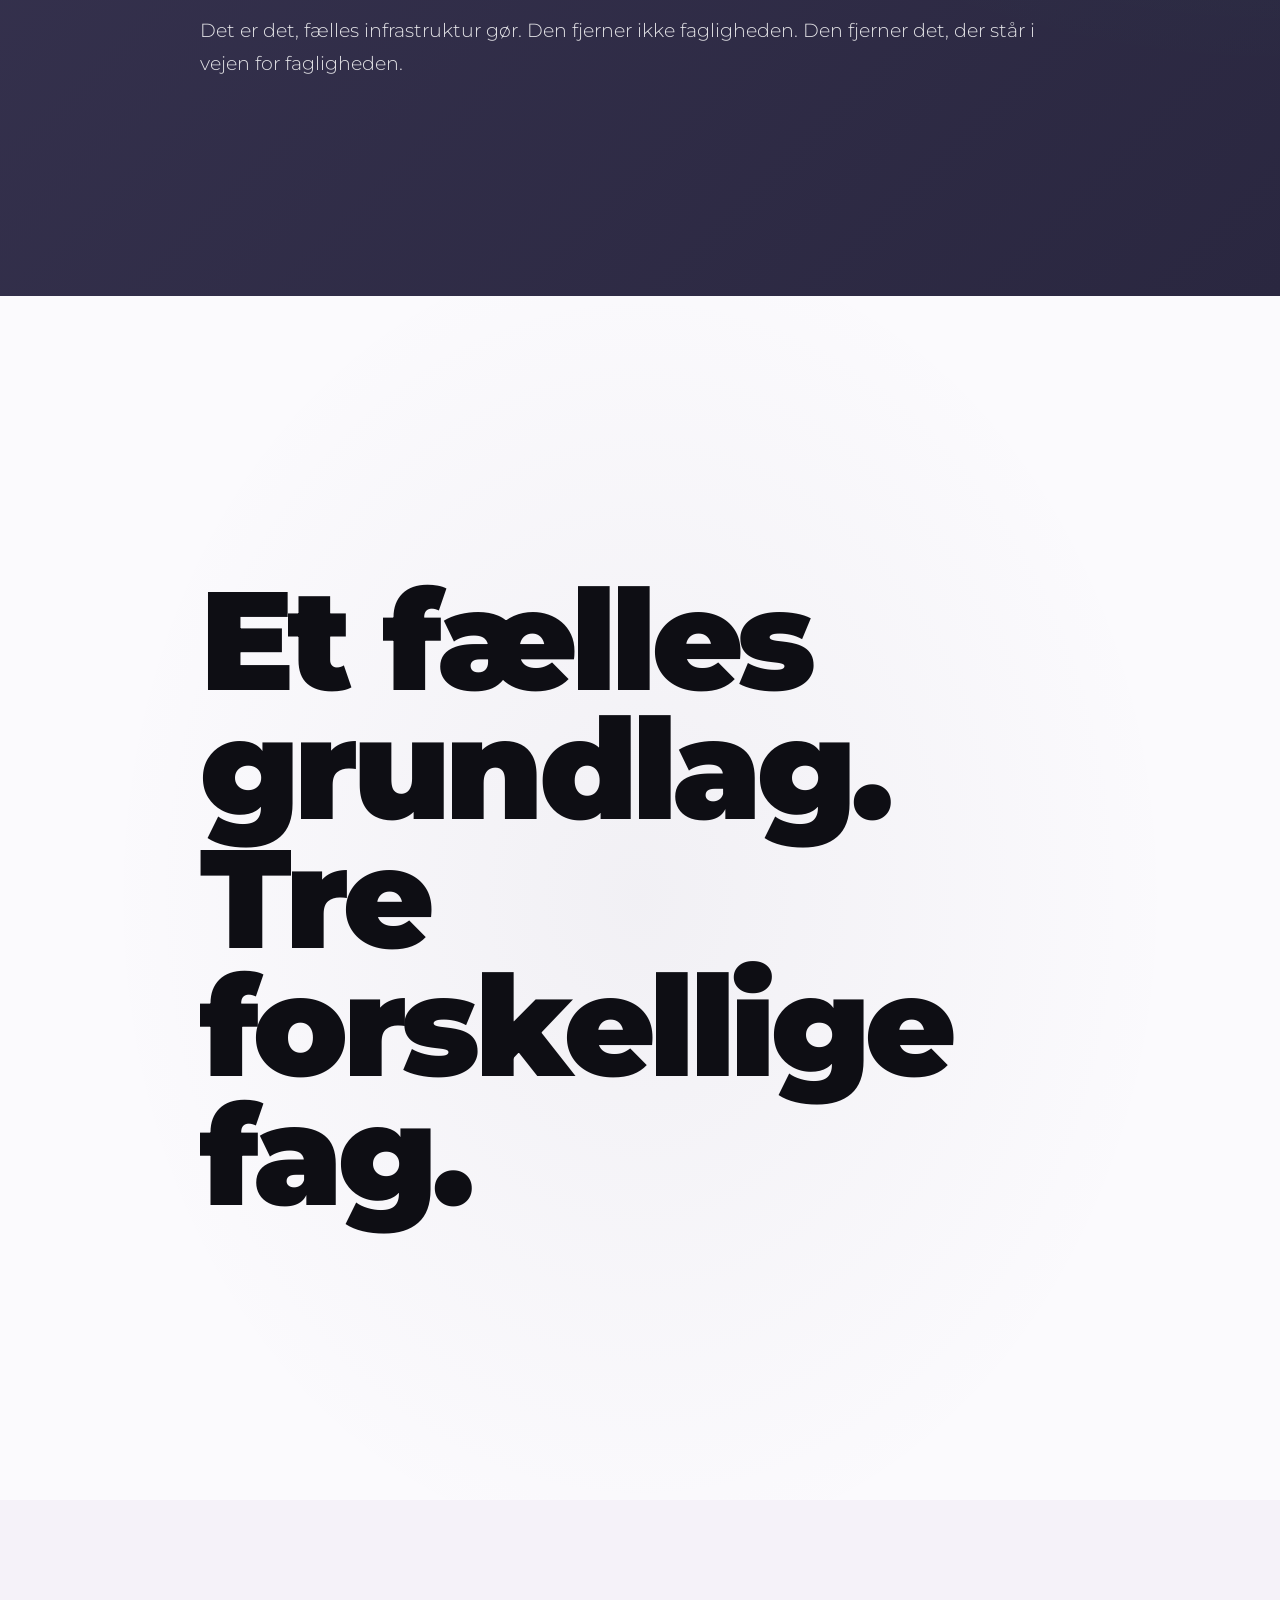
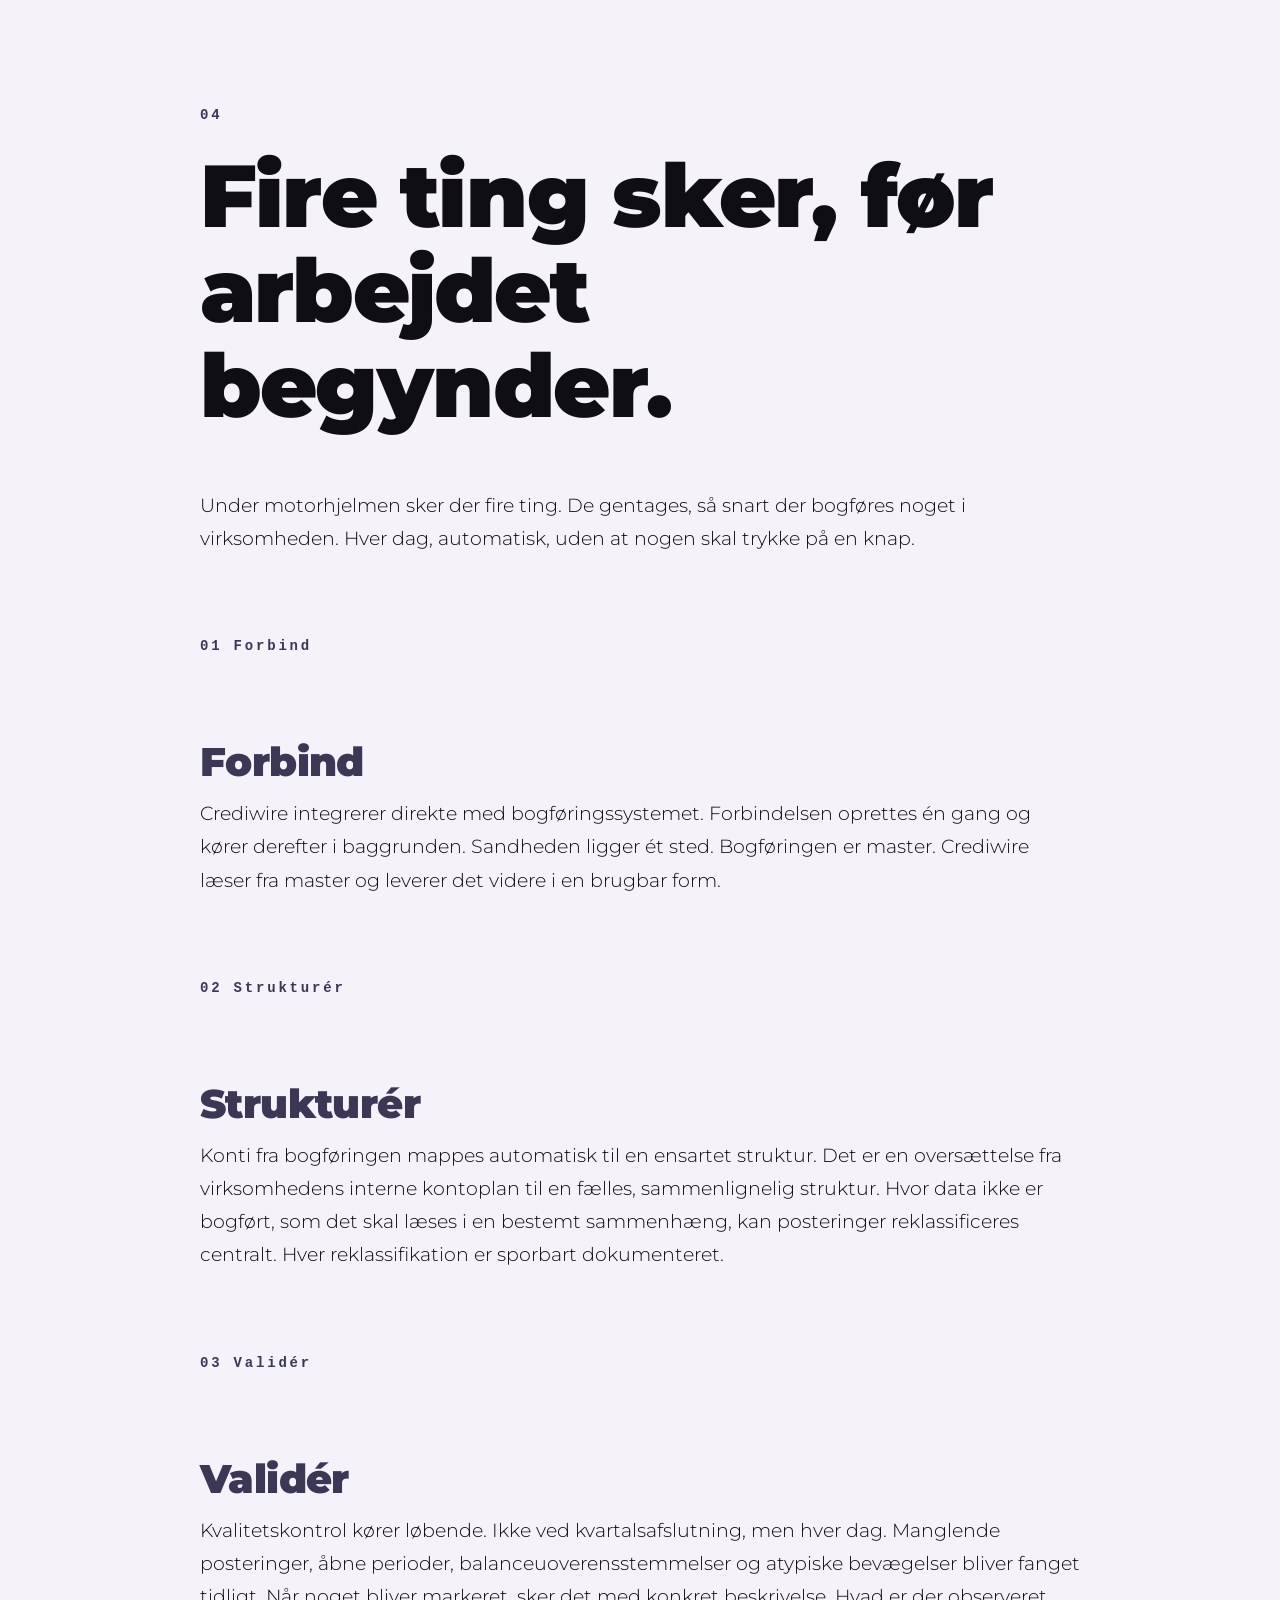
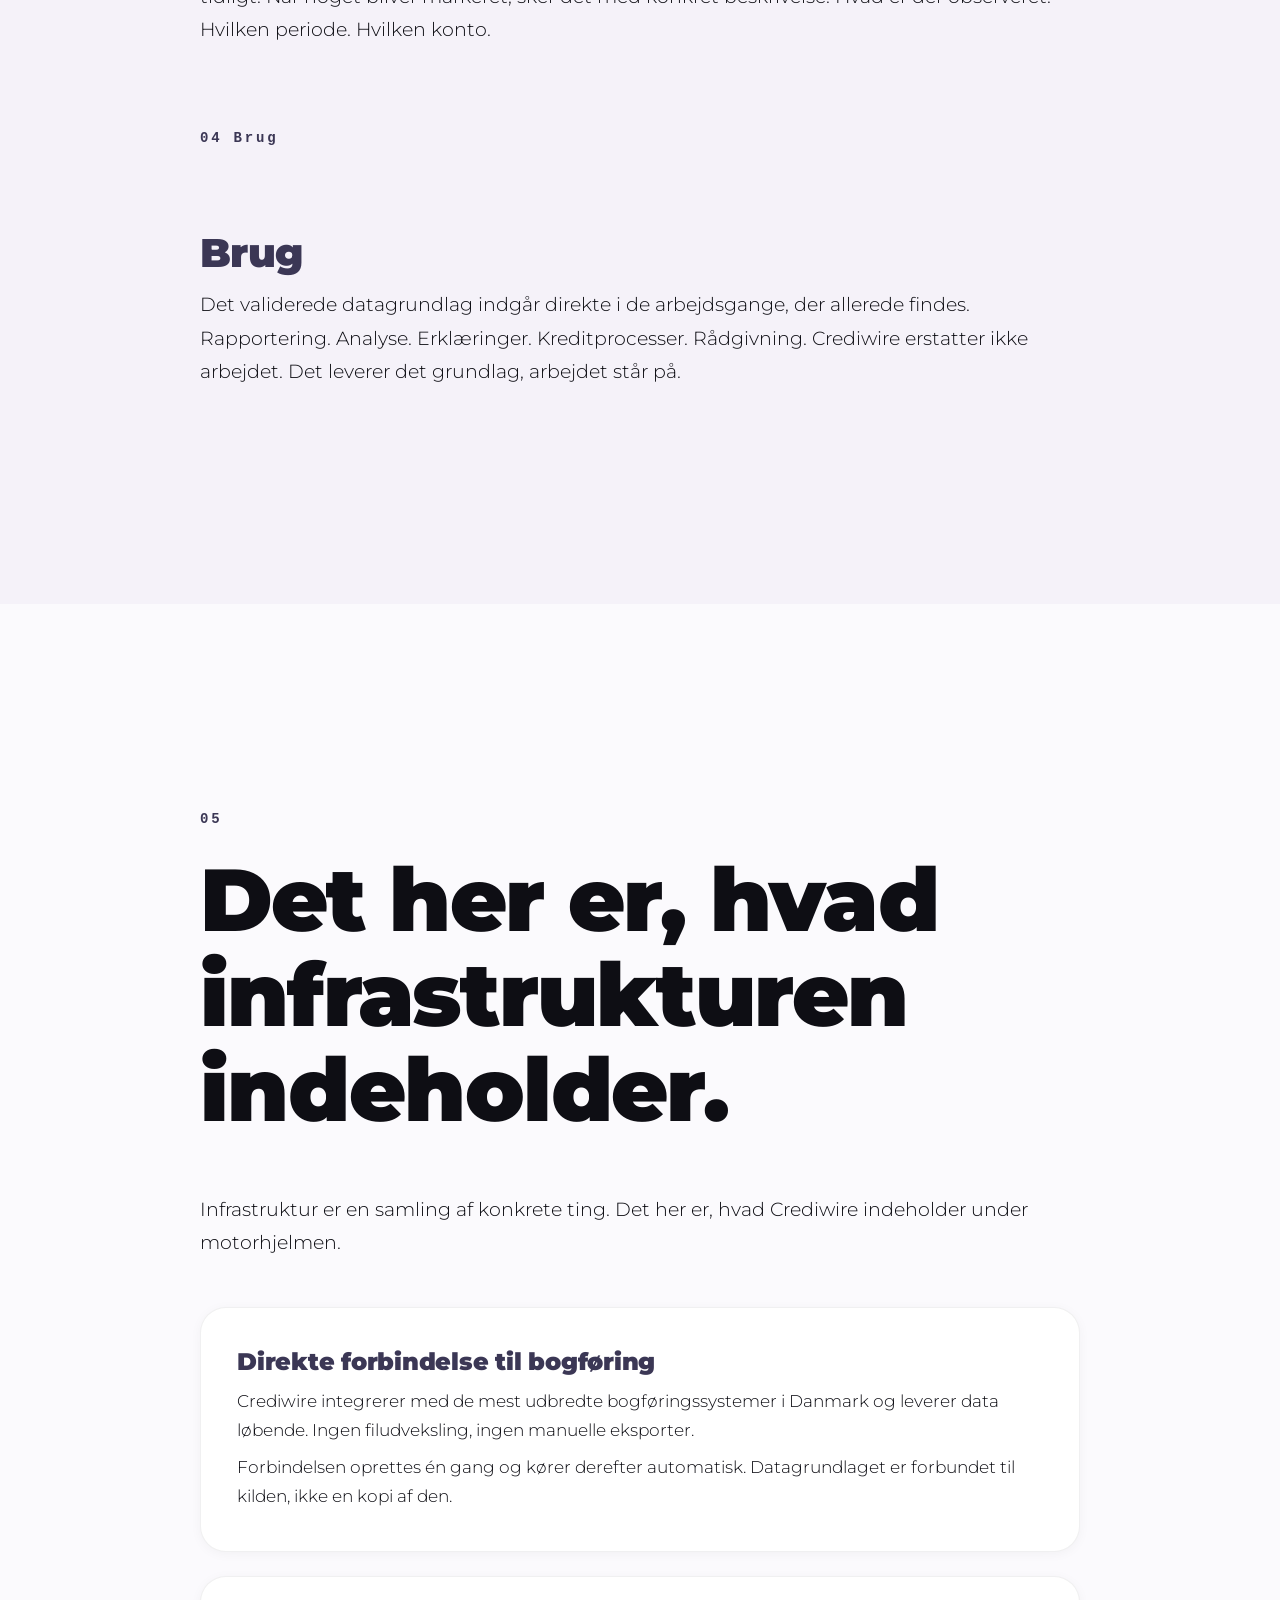
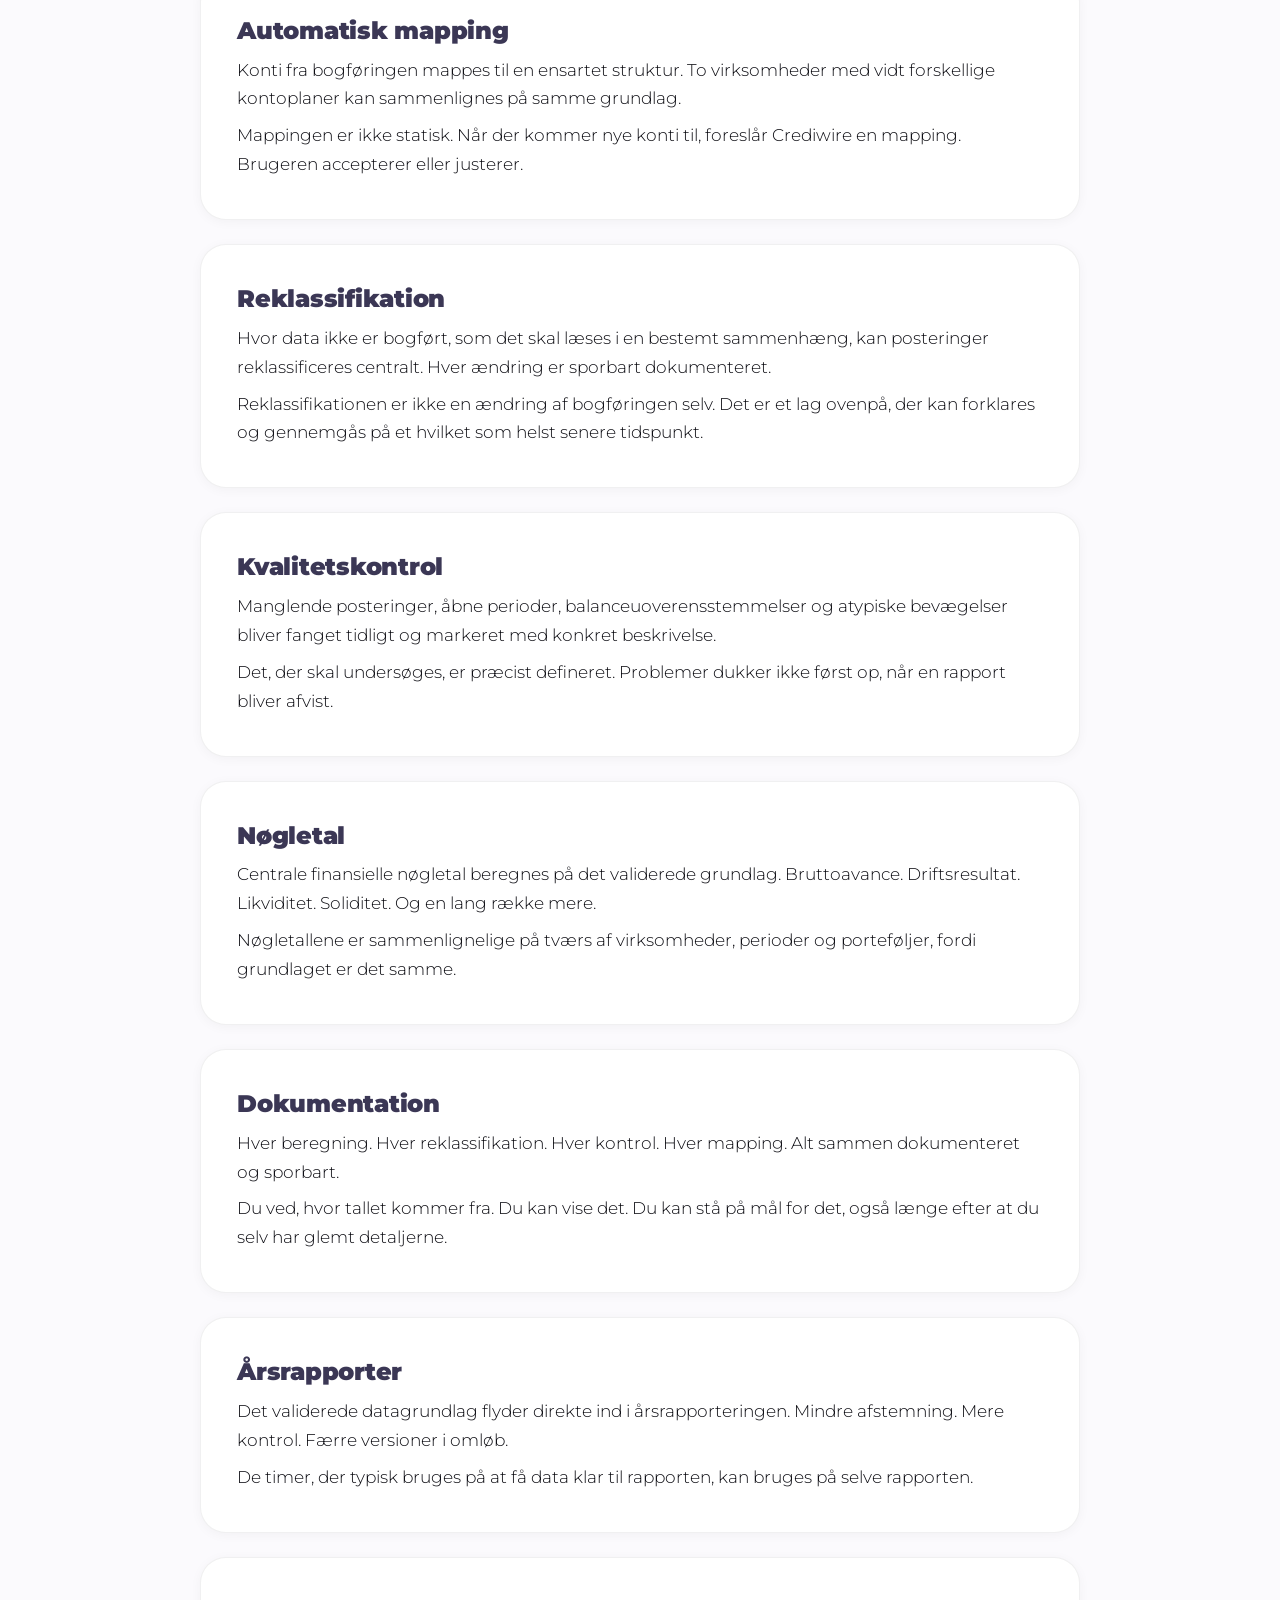
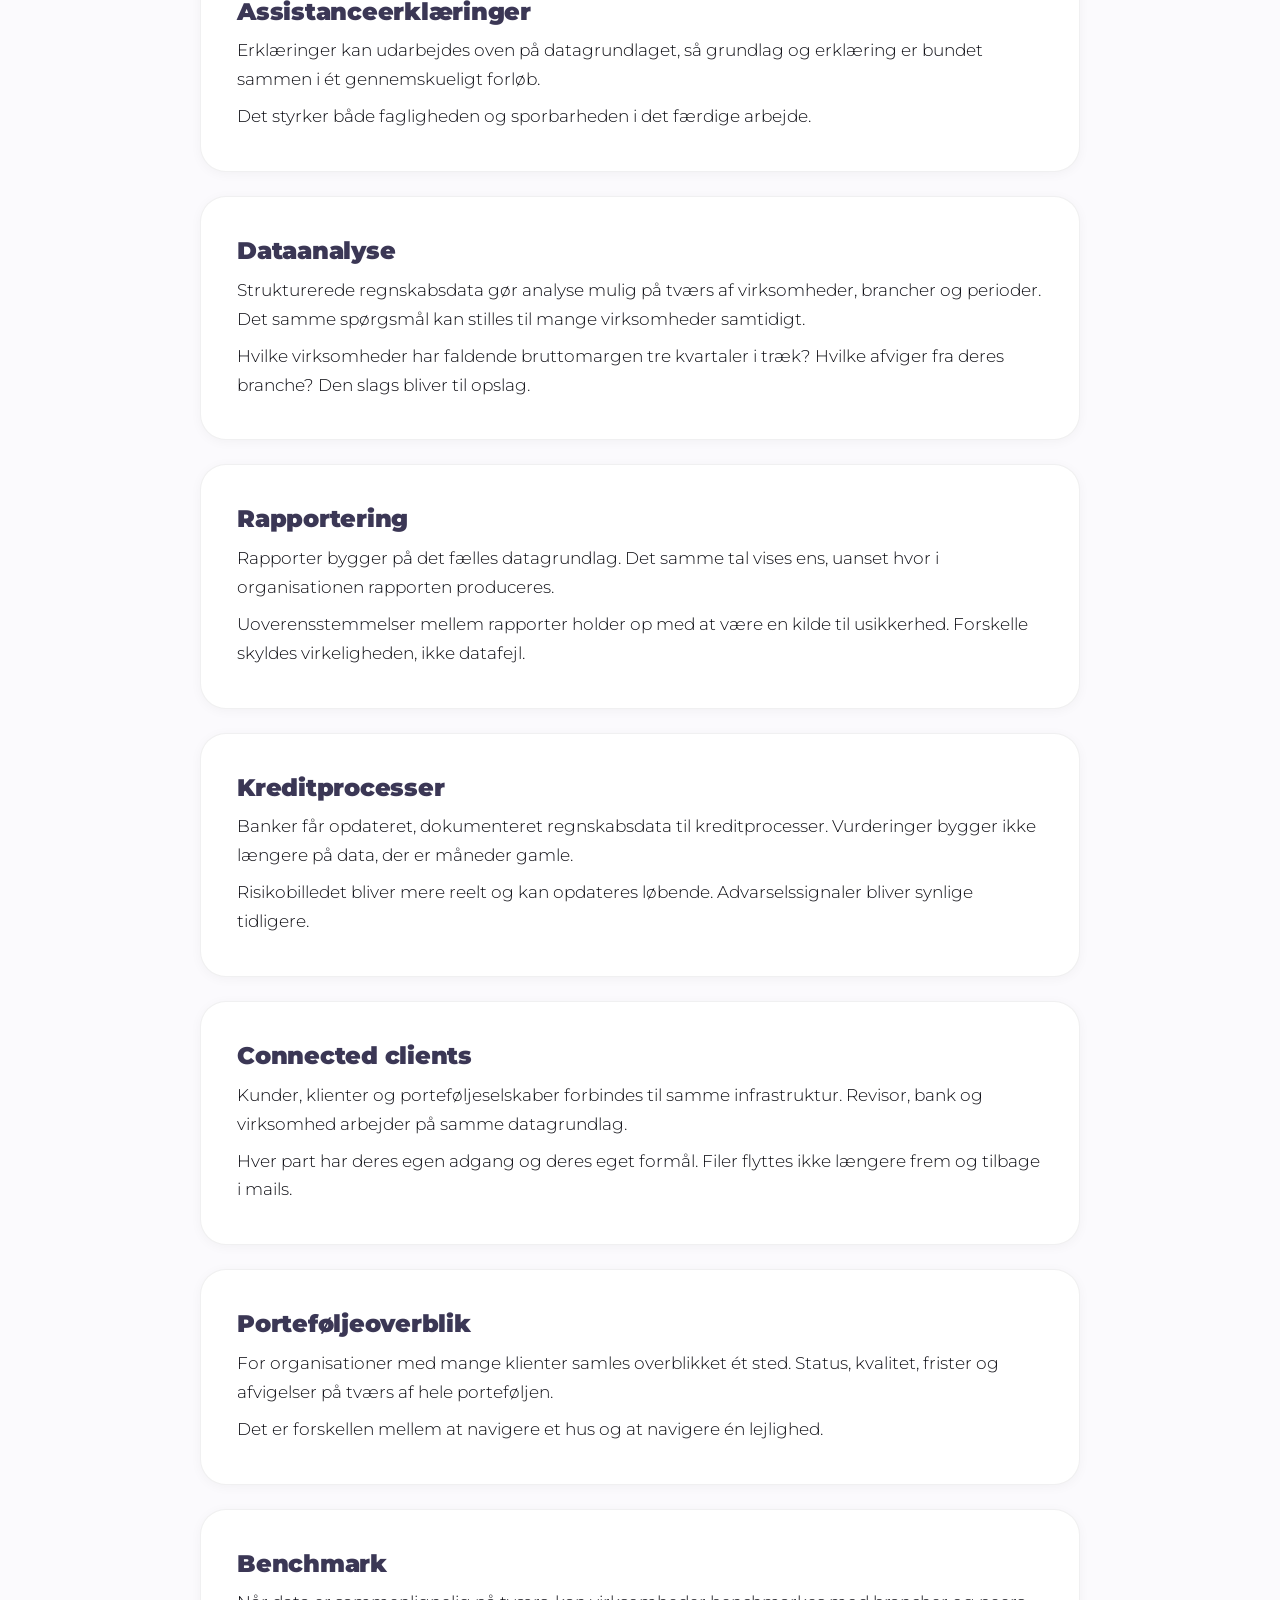
<file: versions/narratives/n1-infrastruktur.html>
<!doctype html>
<html lang="da">
  <head>
    <meta charset="utf-8">
    <meta name="viewport" content="width=device-width, initial-scale=1">
    <title>Crediwire — N1 / Infrastruktur</title>
    <link rel="stylesheet" href="shared.css">
  </head>
  <body>
    <header class="site-header">
      <a class="logo" href="../../index.html" aria-label="Crediwire">
        <img src="../../CW_logo_lilla_rgb.png" alt="">
      </a>
      <nav class="nav">
        <a href="#kontakt">Kontakt</a>
        <a href="https://app.crediwire.com/login">Log ind</a>
        <a href="https://app.crediwire.com/register">Registrér</a>
      </nav>
    </header>

    <section class="section hero">
      <div class="inner">
        <span class="label">Finansiel infrastruktur</span>
        <h1>Finansiel infrastruktur til revisorer, banker og virksomheder.</h1>
        <p class="lead">Crediwire leverer live regnskabsdata, struktureret, <span class="hi">valideret</span> og dokumenteret.</p>
        <div class="tile-grid">
          <div class="tile">Årsrapporter</div>
          <div class="tile">Assistanceerklæringer</div>
          <div class="tile">Dataanalyse</div>
          <div class="tile">Rapportering</div>
          <div class="tile">Kreditprocesser</div>
          <div class="tile">Connected clients</div>
          <div class="tile">Porteføljeoverblik</div>
          <div class="tile">Benchmark</div>
        </div>
        <p class="lead">Og andre finansielle arbejdsgange, alle på samme datagrundlag.</p>
      </div>
    </section>

    <div class="stat-wrap"><p class="stat">Infrastruktur er det, alt andet bygger på.</p></div>

    <section class="section tint">
      <div class="inner">
        <span class="label">01</span>
        <h2>Bogføringen er der allerede. Det er ikke det, der mangler.</h2>
        <p>I enhver virksomhed sker der noget hver eneste dag. Posteringer bliver registreret. Fakturaer matchet. Lønninger kørt. Bogføringen er den tavse strøm af registreringer, der dokumenterer virksomhedens liv.</p>
        <p>Det er ikke et sted, hvor data mangler. Det er et sted, hvor data fødes.</p>
        <p>Alligevel er den data, der fødes, ikke uden videre brugbar i det arbejde, der bygger på den. En revisor kan ikke begynde arbejdet med et udtræk fra et bogføringssystem. En bankrådgiver kan ikke vurdere kredit på et regnskab, der er flere måneder gammelt. En direktør kan ikke svare på et spørgsmål om bruttomargen uden at gå tilbage til kilden.</p>
        <p>Det er ikke fordi bogføringen er forkert. Den er sjældent forkert. Det er fordi bogføringen er én ting. Det arbejde, der bygger på bogføringen, er noget andet. Mellem de to ligger der en strækning af manuelle håndtag.</p>
        <p>Filer, der eksporteres. Konti, der mappes. Kvalitetstjek, der køres. Afstemninger, der laves. Reklassifikationer, der dokumenteres. Versioner, der sammenlignes. Spørgsmål, der stilles, og svar, der ventes på.</p>
        <p>Det er den strækning, der i dag er manuel. Og det er den strækning, der bestemmer, hvor meget faglighed der bliver tilbage til selve arbejdet.</p>
        <p>Det er ikke bogføringen, der er problemet. Det er det, der ligger imellem bogføringen og arbejdet ovenpå.</p>
      </div>
    </section>

    <section class="section">
      <div class="inner">
        <span class="label">02</span>
        <h2>Det, der mangler, er strukturen ovenpå.</h2>
        <p>Når infrastruktur skal bygges, sker det altid på samme måde. Først er der en kilde. Vand. Strøm. Bogføring. Så er der det, kilden bruges til. Et bad. En oplyst gade. En kreditbeslutning. Mellem kilde og brug ligger der infrastruktur.</p>
        <p>Infrastruktur er det, der gør kilden anvendelig. Det er ikke selve kilden, og det er ikke det, kilden bruges til. Det er den stille bærende ting, der gør de to forbundet.</p>
        <p>Crediwire er finansiel infrastruktur i den betydning. Den henter direkte fra kilden, dér hvor virksomhedens bogføring sker. Den mapper konti til en fælles struktur. Den kører kvalitetskontrol på det, der kommer ind. Den dokumenterer hver beregning, hver reklassifikation, hver beslutning, der er truffet om datagrundlaget.</p>
        <p>Resultatet er, at det, der ligger der til sidst, ikke er et udtræk. Det er ikke en fil. Det er ikke en kopi.</p>
        <p>Det er et datagrundlag. Sammenhængende. Valideret. Sammenligneligt på tværs. Klar til at indgå i analyse, vurdering, beslutning.</p>
        <p>På infrastrukturens måde. Stille. Bærende. Til stede uden at skulle bemærkes.</p>
        <p>Den dag infrastrukturen er på plads, holder den op med at være et spørgsmål. Den bliver bare det, alt andet hviler på.</p>
      </div>
    </section>

    <div class="stat-wrap"><p class="stat">Bogføringen er kilden.<br>Strukturen er det, der mangler.</p></div>

    <section class="section lilac">
      <div class="inner">
        <span class="label">03</span>
        <h2>Tre fag står på det samme grundlag.</h2>
        <p>Tre fag arbejder med samme virksomhed.</p>
        <p>Revisor laver erklæringer, analyser, rapportering. Banken vurderer kredit, følger porteføljen, taler med kunden. Virksomheden selv driver det daglige, planlægger fremtiden, tager beslutninger.</p>
        <p>De tre fag har forskellig logik, forskellig tidshorisont, forskelligt ansvar. De kommer fra forskellige uddannelser, taler i forskellige termer, sidder ofte i forskellige bygninger.</p>
        <p>Alligevel arbejder de alle på det samme regnskab. Den samme bogføring. Den samme virkelighed.</p>
        <p>I dag er det den virkelighed, der ikke er forbundet mellem dem. Hver part har sit eget udtræk, sin egen version, sin egen forståelse af, hvor tallet kommer fra. Det er ikke fordi de ikke vil tale sammen. Det er fordi de ikke har samme grundlag at tale på.</p>
        <p>Når infrastrukturen er der, ændrer det sig. Tre fag står pludselig på samme datagrundlag. Den revisor, der laver erklæringen, og den kreditrådgiver, der vurderer sagen, og den direktør, der tager beslutningen, læser den samme bogføring.</p>
        <p>Det er ikke en kunstig harmonisering. Det er ikke en software, der dikterer, hvordan de skal samarbejde. Det er bare det, at de tre fag for første gang har samme udgangspunkt. Resten af samarbejdet er deres eget.</p>
        <p>Det er det, fælles infrastruktur gør. Den fjerner ikke fagligheden. Den fjerner det, der står i vejen for fagligheden.</p>
      </div>
    </section>

    <div class="stat-wrap"><p class="stat">Et fælles grundlag.<br>Tre forskellige fag.</p></div>

    <section class="section tint">
      <div class="inner">
        <span class="label">04</span>
        <h2>Fire ting sker, før arbejdet begynder.</h2>
        <p>Under motorhjelmen sker der fire ting. De gentages, så snart der bogføres noget i virksomheden. Hver dag, automatisk, uden at nogen skal trykke på en knap.</p>

        <span class="step-num">01 Forbind</span>
        <h3>Forbind</h3>
        <p>Crediwire integrerer direkte med bogføringssystemet. Forbindelsen oprettes én gang og kører derefter i baggrunden. Sandheden ligger ét sted. Bogføringen er master. Crediwire læser fra master og leverer det videre i en brugbar form.</p>

        <span class="step-num">02 Strukturér</span>
        <h3>Strukturér</h3>
        <p>Konti fra bogføringen mappes automatisk til en ensartet struktur. Det er en oversættelse fra virksomhedens interne kontoplan til en fælles, sammenlignelig struktur. Hvor data ikke er bogført, som det skal læses i en bestemt sammenhæng, kan posteringer reklassificeres centralt. Hver reklassifikation er sporbart dokumenteret.</p>

        <span class="step-num">03 Validér</span>
        <h3>Validér</h3>
        <p>Kvalitetskontrol kører løbende. Ikke ved kvartalsafslutning, men hver dag. Manglende posteringer, åbne perioder, balanceuoverensstemmelser og atypiske bevægelser bliver fanget tidligt. Når noget bliver markeret, sker det med konkret beskrivelse. Hvad er der observeret. Hvilken periode. Hvilken konto.</p>

        <span class="step-num">04 Brug</span>
        <h3>Brug</h3>
        <p>Det validerede datagrundlag indgår direkte i de arbejdsgange, der allerede findes. Rapportering. Analyse. Erklæringer. Kreditprocesser. Rådgivning. Crediwire erstatter ikke arbejdet. Det leverer det grundlag, arbejdet står på.</p>
      </div>
    </section>

    <section class="section">
      <div class="inner">
        <span class="label">05</span>
        <h2>Det her er, hvad infrastrukturen indeholder.</h2>
        <p>Infrastruktur er en samling af konkrete ting. Det her er, hvad Crediwire indeholder under motorhjelmen.</p>

        <div class="feature-grid">
          <div class="feature-box">
            <h4>Direkte forbindelse til bogføring</h4>
            <p>Crediwire integrerer med de mest udbredte bogføringssystemer i Danmark og leverer data løbende. Ingen filudveksling, ingen manuelle eksporter.</p>
            <p>Forbindelsen oprettes én gang og kører derefter automatisk. Datagrundlaget er forbundet til kilden, ikke en kopi af den.</p>
          </div>
          <div class="feature-box">
            <h4>Automatisk mapping</h4>
            <p>Konti fra bogføringen mappes til en ensartet struktur. To virksomheder med vidt forskellige kontoplaner kan sammenlignes på samme grundlag.</p>
            <p>Mappingen er ikke statisk. Når der kommer nye konti til, foreslår Crediwire en mapping. Brugeren accepterer eller justerer.</p>
          </div>
          <div class="feature-box">
            <h4>Reklassifikation</h4>
            <p>Hvor data ikke er bogført, som det skal læses i en bestemt sammenhæng, kan posteringer reklassificeres centralt. Hver ændring er sporbart dokumenteret.</p>
            <p>Reklassifikationen er ikke en ændring af bogføringen selv. Det er et lag ovenpå, der kan forklares og gennemgås på et hvilket som helst senere tidspunkt.</p>
          </div>
          <div class="feature-box">
            <h4>Kvalitetskontrol</h4>
            <p>Manglende posteringer, åbne perioder, balanceuoverensstemmelser og atypiske bevægelser bliver fanget tidligt og markeret med konkret beskrivelse.</p>
            <p>Det, der skal undersøges, er præcist defineret. Problemer dukker ikke først op, når en rapport bliver afvist.</p>
          </div>
          <div class="feature-box">
            <h4>Nøgletal</h4>
            <p>Centrale finansielle nøgletal beregnes på det validerede grundlag. Bruttoavance. Driftsresultat. Likviditet. Soliditet. Og en lang række mere.</p>
            <p>Nøgletallene er sammenlignelige på tværs af virksomheder, perioder og porteføljer, fordi grundlaget er det samme.</p>
          </div>
          <div class="feature-box">
            <h4>Dokumentation</h4>
            <p>Hver beregning. Hver reklassifikation. Hver kontrol. Hver mapping. Alt sammen dokumenteret og sporbart.</p>
            <p>Du ved, hvor tallet kommer fra. Du kan vise det. Du kan stå på mål for det, også længe efter at du selv har glemt detaljerne.</p>
          </div>
          <div class="feature-box">
            <h4>Årsrapporter</h4>
            <p>Det validerede datagrundlag flyder direkte ind i årsrapporteringen. Mindre afstemning. Mere kontrol. Færre versioner i omløb.</p>
            <p>De timer, der typisk bruges på at få data klar til rapporten, kan bruges på selve rapporten.</p>
          </div>
          <div class="feature-box">
            <h4>Assistanceerklæringer</h4>
            <p>Erklæringer kan udarbejdes oven på datagrundlaget, så grundlag og erklæring er bundet sammen i ét gennemskueligt forløb.</p>
            <p>Det styrker både fagligheden og sporbarheden i det færdige arbejde.</p>
          </div>
          <div class="feature-box">
            <h4>Dataanalyse</h4>
            <p>Strukturerede regnskabsdata gør analyse mulig på tværs af virksomheder, brancher og perioder. Det samme spørgsmål kan stilles til mange virksomheder samtidigt.</p>
            <p>Hvilke virksomheder har faldende bruttomargen tre kvartaler i træk? Hvilke afviger fra deres branche? Den slags bliver til opslag.</p>
          </div>
          <div class="feature-box">
            <h4>Rapportering</h4>
            <p>Rapporter bygger på det fælles datagrundlag. Det samme tal vises ens, uanset hvor i organisationen rapporten produceres.</p>
            <p>Uoverensstemmelser mellem rapporter holder op med at være en kilde til usikkerhed. Forskelle skyldes virkeligheden, ikke datafejl.</p>
          </div>
          <div class="feature-box">
            <h4>Kreditprocesser</h4>
            <p>Banker får opdateret, dokumenteret regnskabsdata til kreditprocesser. Vurderinger bygger ikke længere på data, der er måneder gamle.</p>
            <p>Risikobilledet bliver mere reelt og kan opdateres løbende. Advarselssignaler bliver synlige tidligere.</p>
          </div>
          <div class="feature-box">
            <h4>Connected clients</h4>
            <p>Kunder, klienter og porteføljeselskaber forbindes til samme infrastruktur. Revisor, bank og virksomhed arbejder på samme datagrundlag.</p>
            <p>Hver part har deres egen adgang og deres eget formål. Filer flyttes ikke længere frem og tilbage i mails.</p>
          </div>
          <div class="feature-box">
            <h4>Porteføljeoverblik</h4>
            <p>For organisationer med mange klienter samles overblikket ét sted. Status, kvalitet, frister og afvigelser på tværs af hele porteføljen.</p>
            <p>Det er forskellen mellem at navigere et hus og at navigere én lejlighed.</p>
          </div>
          <div class="feature-box">
            <h4>Benchmark</h4>
            <p>Når data er sammenlignelig på tværs, kan virksomheder benchmarkes mod brancher og peers. Det giver kontekst til både rådgivning og vurdering.</p>
            <p>Hvad er et godt tal? Det afhænger af branchen, størrelsen, fasen. Benchmark gør den slags konkret.</p>
          </div>
          <div class="feature-box">
            <h4>Sikkerhed</h4>
            <p>Crediwire behandler finansielle data og personoplysninger efter dansk og europæisk regulering. Adgange er rollebaserede.</p>
            <p>Krypteret transport og opbevaring. Databehandleraftaler på plads. Den slags man kan stole på som infrastruktur.</p>
          </div>
        </div>
      </div>
    </section>

    <div class="stat-wrap"><p class="stat">Infrastruktur er en samling af<br>konkrete <span class="hi">ting</span>.</p></div>

    <section class="section tint">
      <div class="inner">
        <span class="label">06</span>
        <h2>Tre ting forandrer sig stille.</h2>
        <p>Når infrastrukturen er på plads, ændrer der sig tre ting. Det er ikke marketinglove. Det er det, organisationer typisk får ud af, at deres finansielle data har fundet et hjem.</p>

        <h3>Omsætning.</h3>
        <p>Når kvalitet og kapacitet stiger, kan revisorer levere mere til flere. Banker kan vurdere flere sager med samme bemanding. Virksomheder kan handle på deres data, mens de stadig er aktuelle.</p>
        <p>Det er ikke vækst gennem flere produkter eller flere kunder. Det er vækst gennem bedre infrastruktur.</p>

        <h3>Omkostninger.</h3>
        <p>Når datagrundlaget er fælles, falder dobbeltarbejdet. Afstemninger, udtræk og manuelle kontroller, der ikke skaber værdi, bliver overflødige eller automatiseres.</p>
        <p>Det er omkostningsreduktion, der ikke kommer fra at fyre folk. Det er omkostningsreduktion, der kommer fra at lade folk gøre det, de er ansat til.</p>

        <h3>Compliance.</h3>
        <p>Når processer er ensartede og dokumenterede, bliver det let at vise, hvad der er gjort, hvorfor det er gjort, og hvordan det er gjort. Til revision. Til myndigheder. Til ledelsen.</p>
        <p>Crediwire er ikke et compliance-værktøj, men det er det grundlag, compliance-arbejdet kan bygges på, uden at det skal genopfindes hver gang.</p>
      </div>
    </section>

    <section class="section">
      <div class="inner">
        <span class="label">07</span>
        <h2>Til sidst handler det her om kvalitet.</h2>
        <p>Finansielt arbejde handler i sidste ende om tillid. Tillid til data. Tillid til dokumentationen. Tillid til processen. Tillid til den beslutning, der bliver truffet på grundlaget.</p>
        <p>Tillid bygges ikke ved at markedsføre. Den bygges ved at levere noget, der er korrekt, fuldstændigt og dokumenteret. Gang på gang, dag efter dag, klient efter klient.</p>
        <p>Det er det, infrastruktur gør, når den fungerer. Den er der. Den bærer. Den lader folk arbejde uden at skulle tænke på, om grundlaget kan holde.</p>
        <p>Det er den slags tillid, der gør moderne finansielt arbejde muligt.</p>
        <p>Det er det, vi bygger.</p>
      </div>
    </section>

    <div class="stat-wrap"><p class="stat">Kvalitet starter i datagrundlaget.</p></div>

    <section class="section tint cta" id="kontakt">
      <div class="inner">
        <span class="label">08</span>
        <h2>Skal vi se det på jeres data?</h2>
        <p>Skriv eller ring. Vi viser gerne, hvordan Crediwire ser ud i jeres arbejde, på jeres data, med jeres systemer, i jeres processer.</p>
        <p>Vi tager den fra start. Hvordan datagrundlaget ser ud i dag. Hvor det bryder ned. Hvordan det kan se ud, når infrastrukturen er på plads. En konkret samtale om jeres virkelighed.</p>
        <a class="contact" href="mailto:info@crediwire.com">Skriv til os</a>
      </div>
    </section>

    <footer class="site-footer">
      <div class="grid">
        <div class="info">
          <p>Crediwire ApS</p>
          <p>CVR: 37264628</p>
          <p>Gothersgade 14, 1123 København K</p>
          <p><a href="mailto:info@crediwire.com">info@crediwire.com</a></p>
          <p><a href="tel:+4591540965">+45 91 54 09 65</a></p>
        </div>
        <nav>
          <a href="https://www.crediwire.dk/data-processing-agreement">Databehandleraftale</a>
          <a href="https://www.crediwire.dk/cookie-policy">Cookiepolitik</a>
          <a href="https://www.crediwire.dk/privacy-policy">Persondatapolitik</a>
          <a href="https://www.crediwire.dk/terms-and-conditions">Vilkår og betingelser</a>
        </nav>
      </div>
    </footer>
  </body>
</html>
</file>
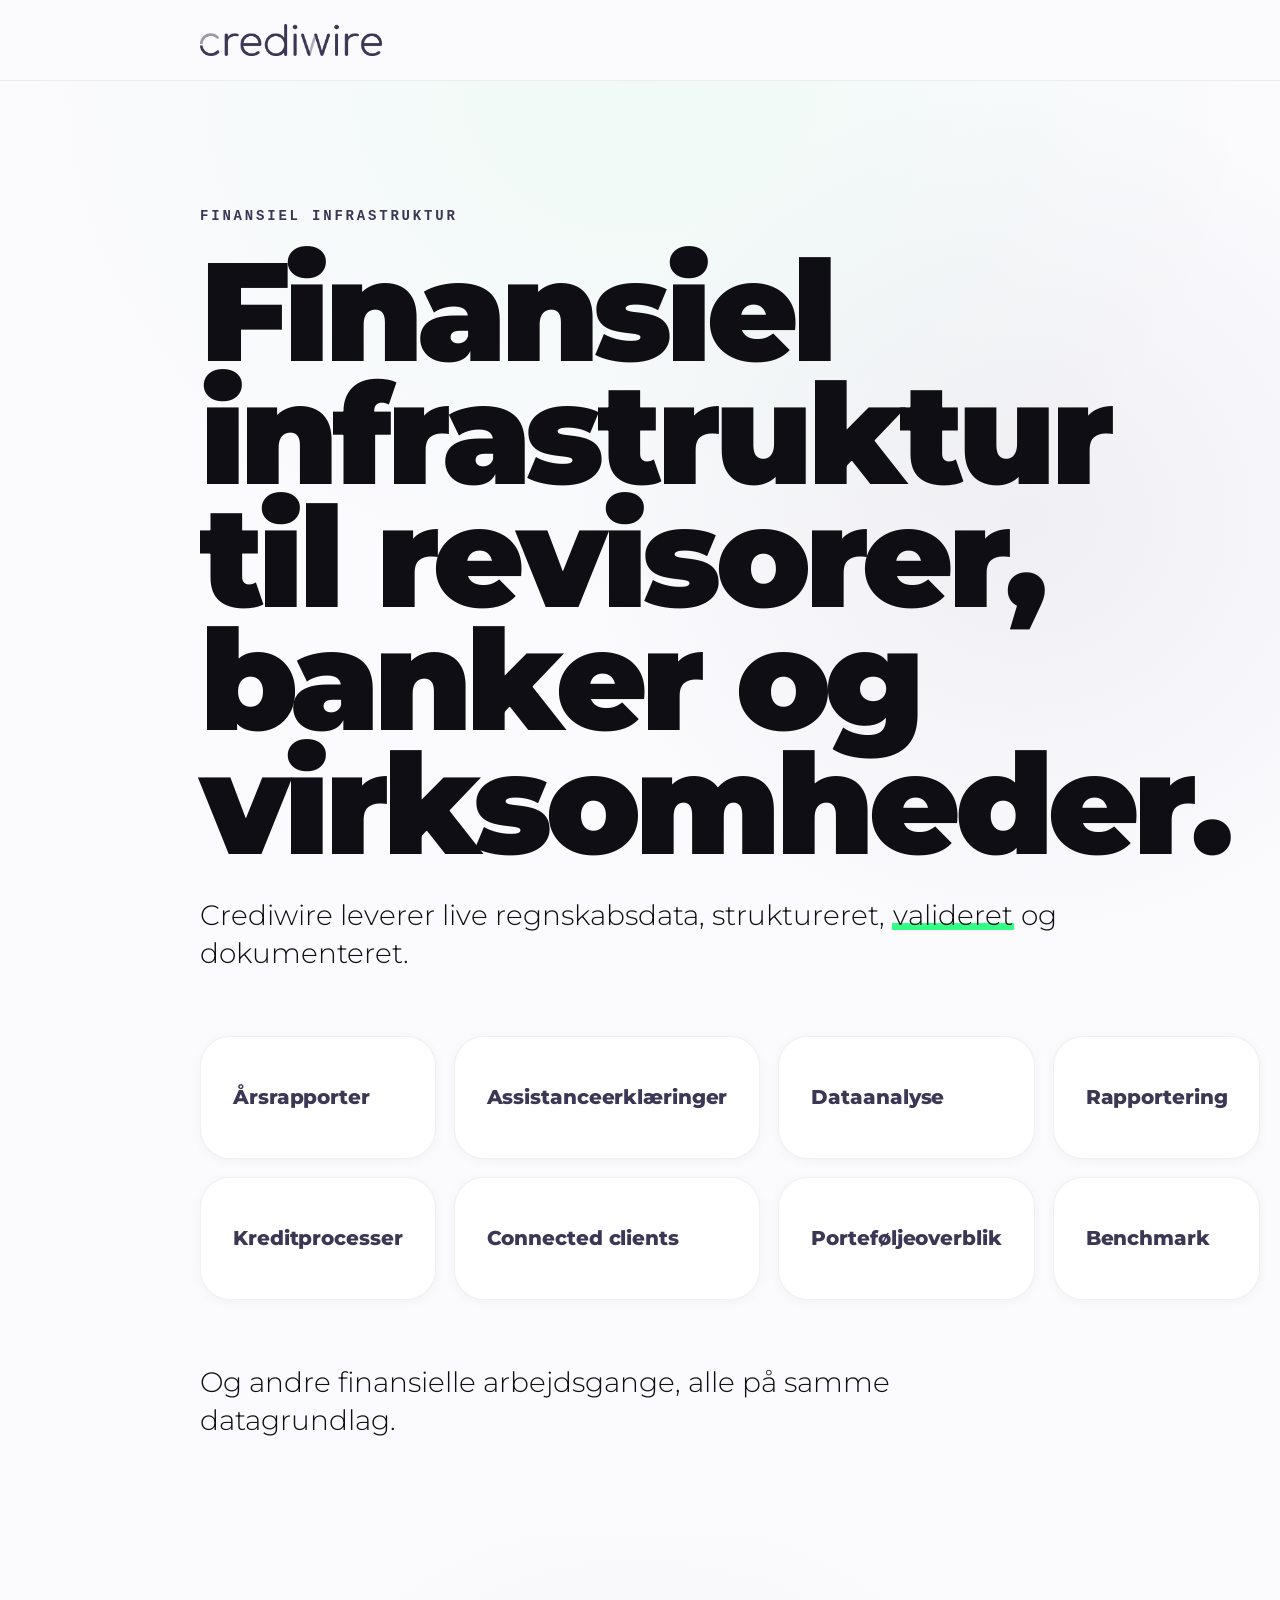
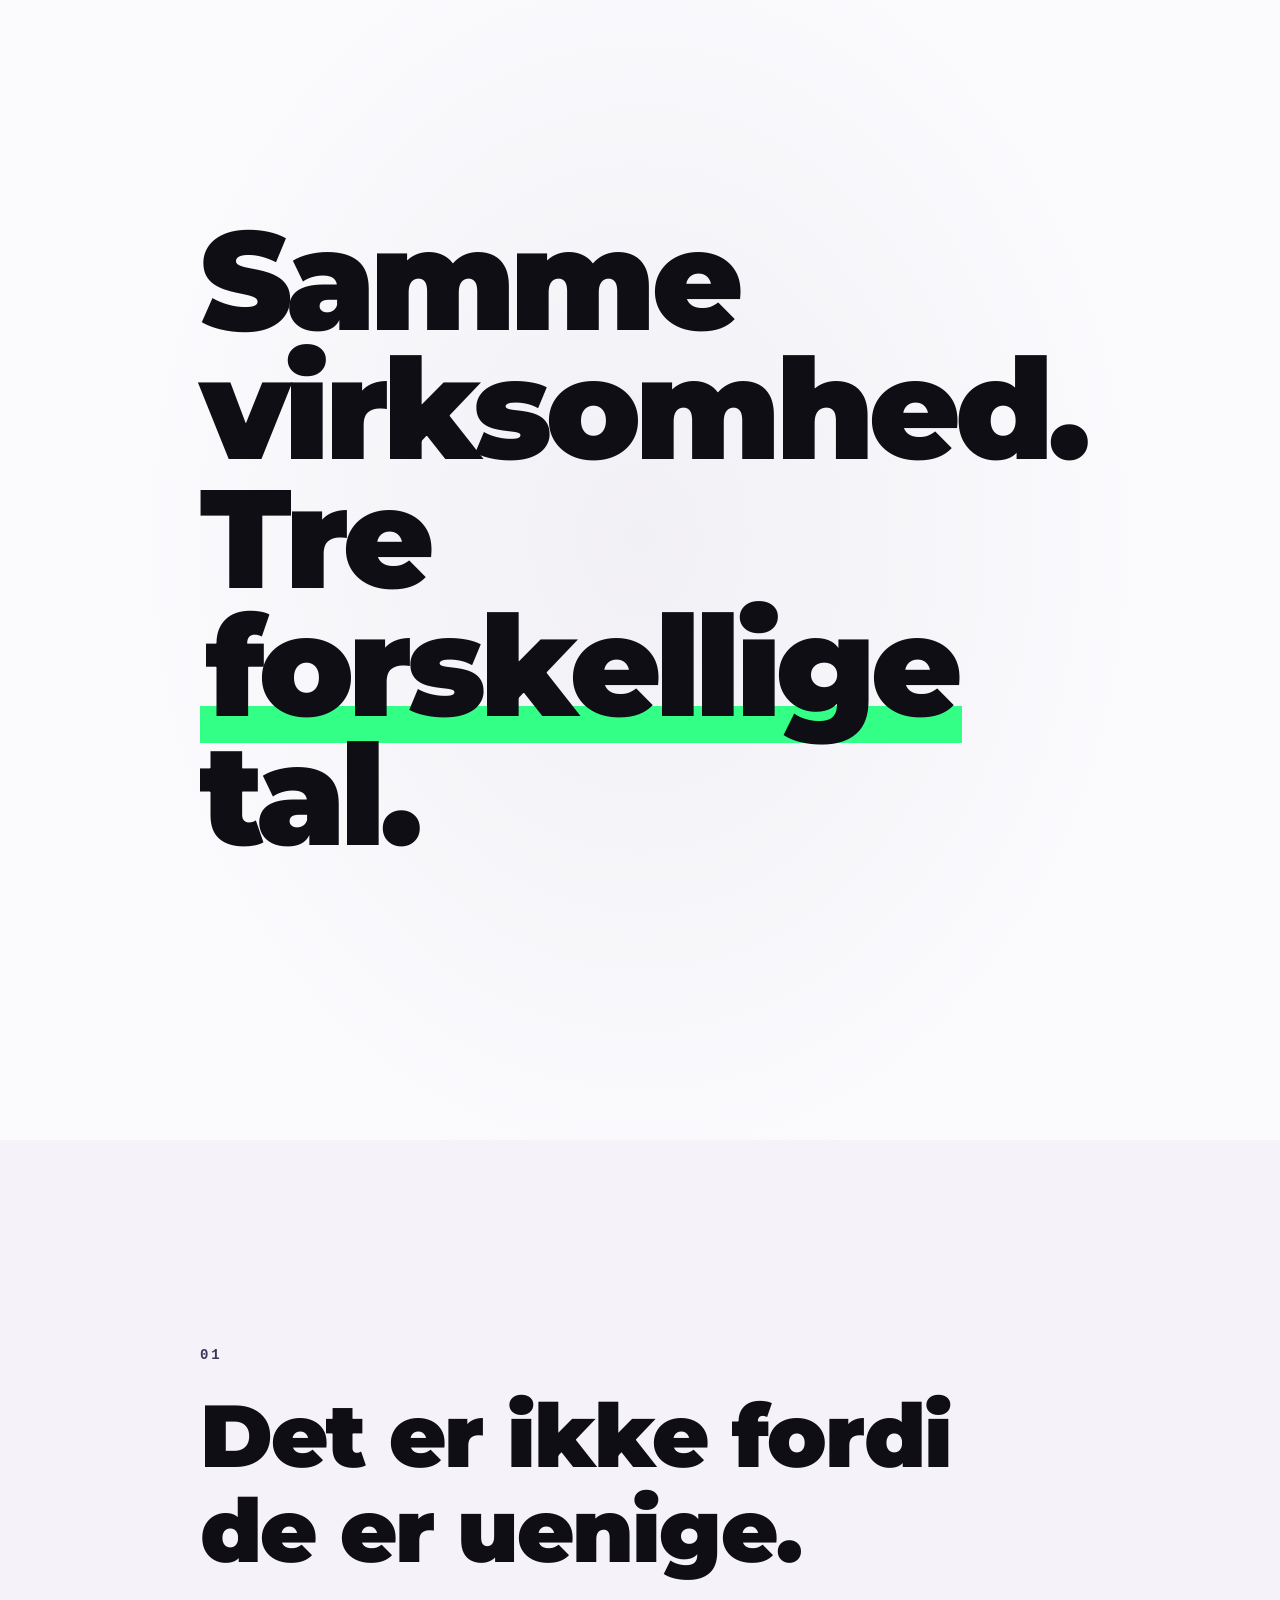
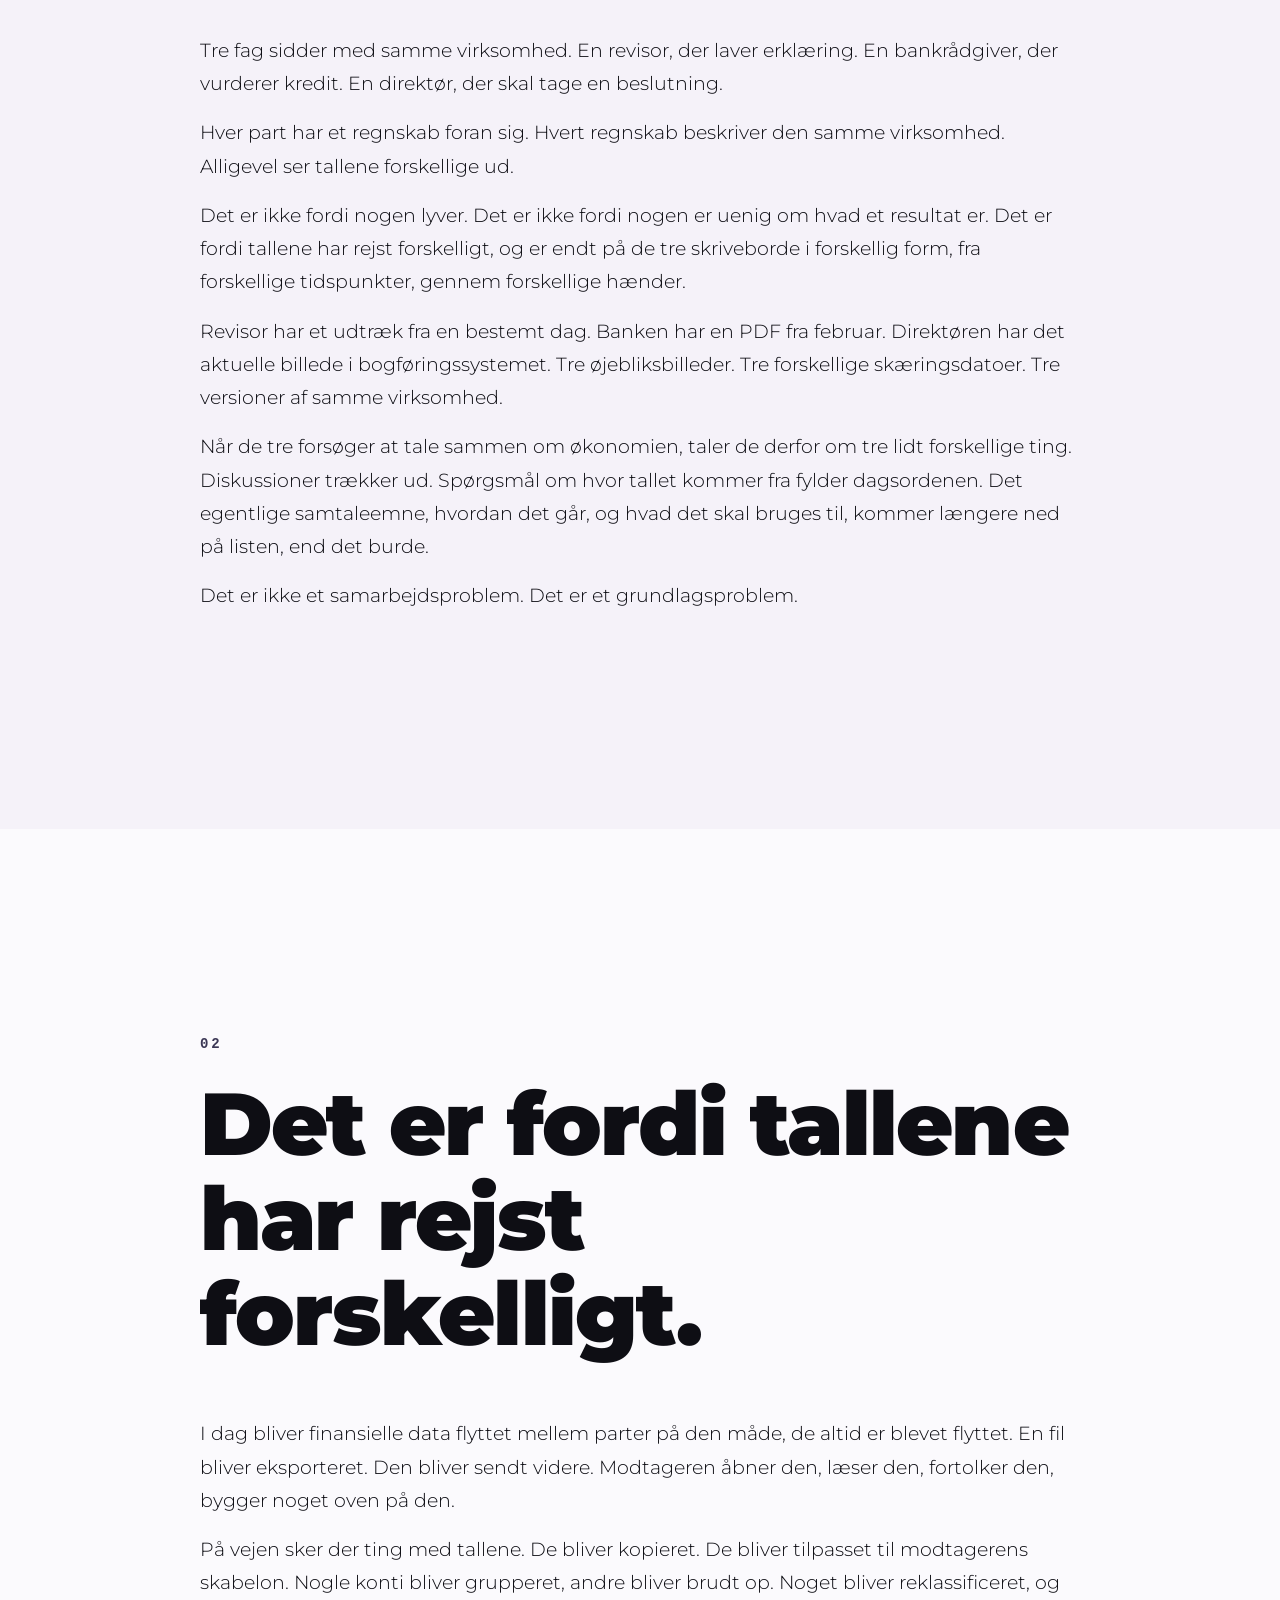
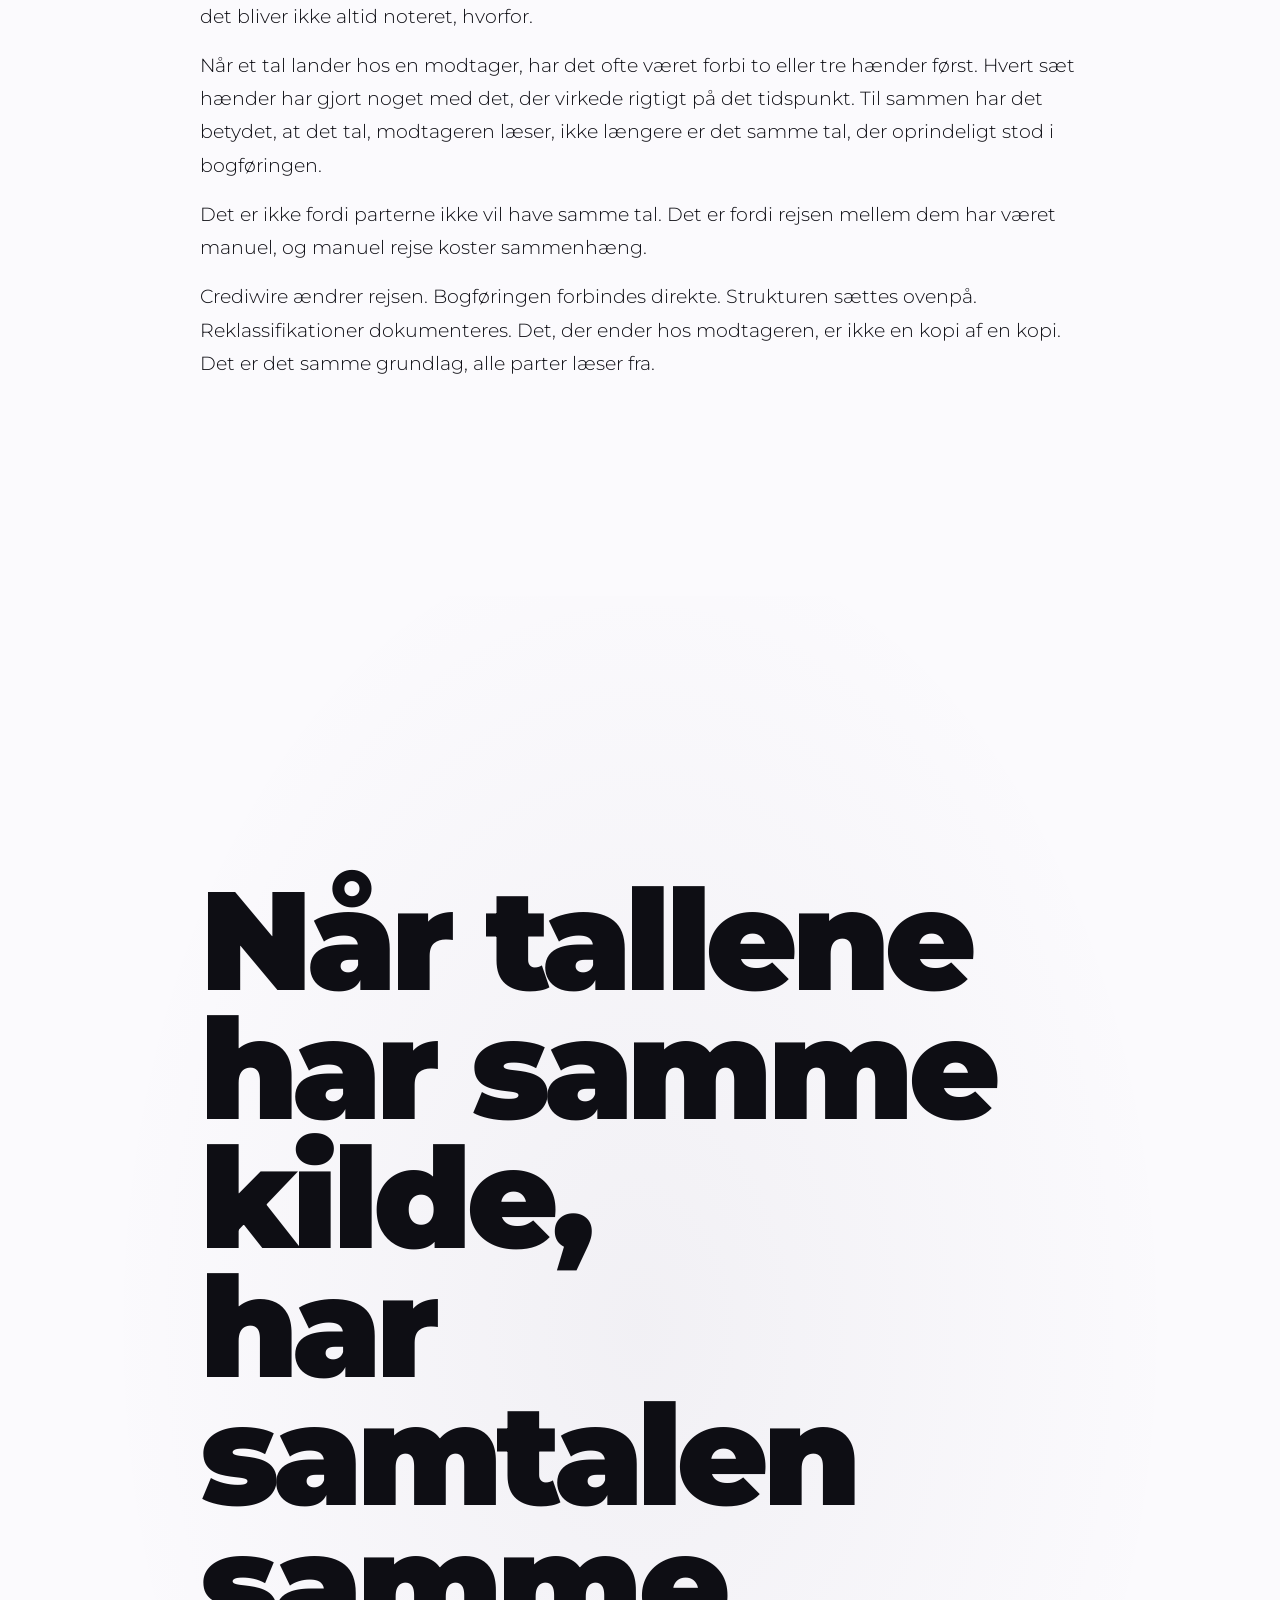
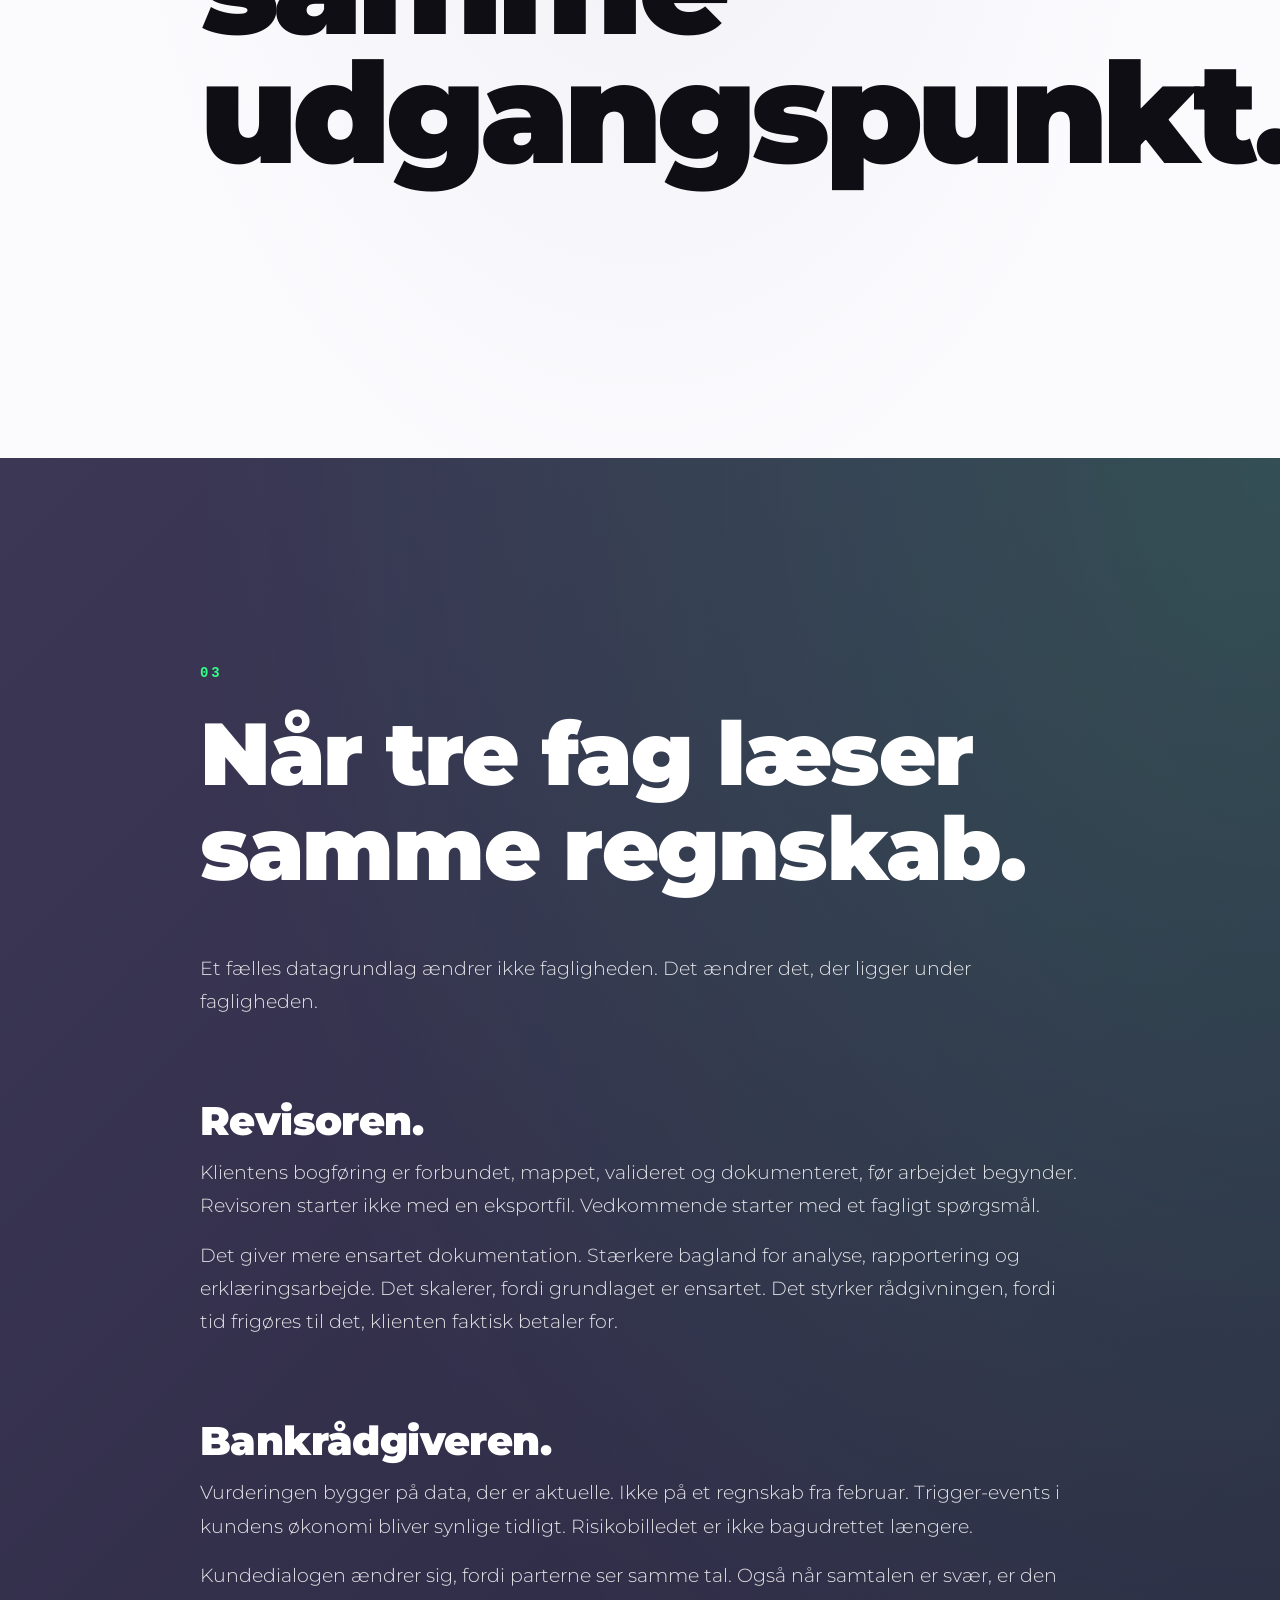
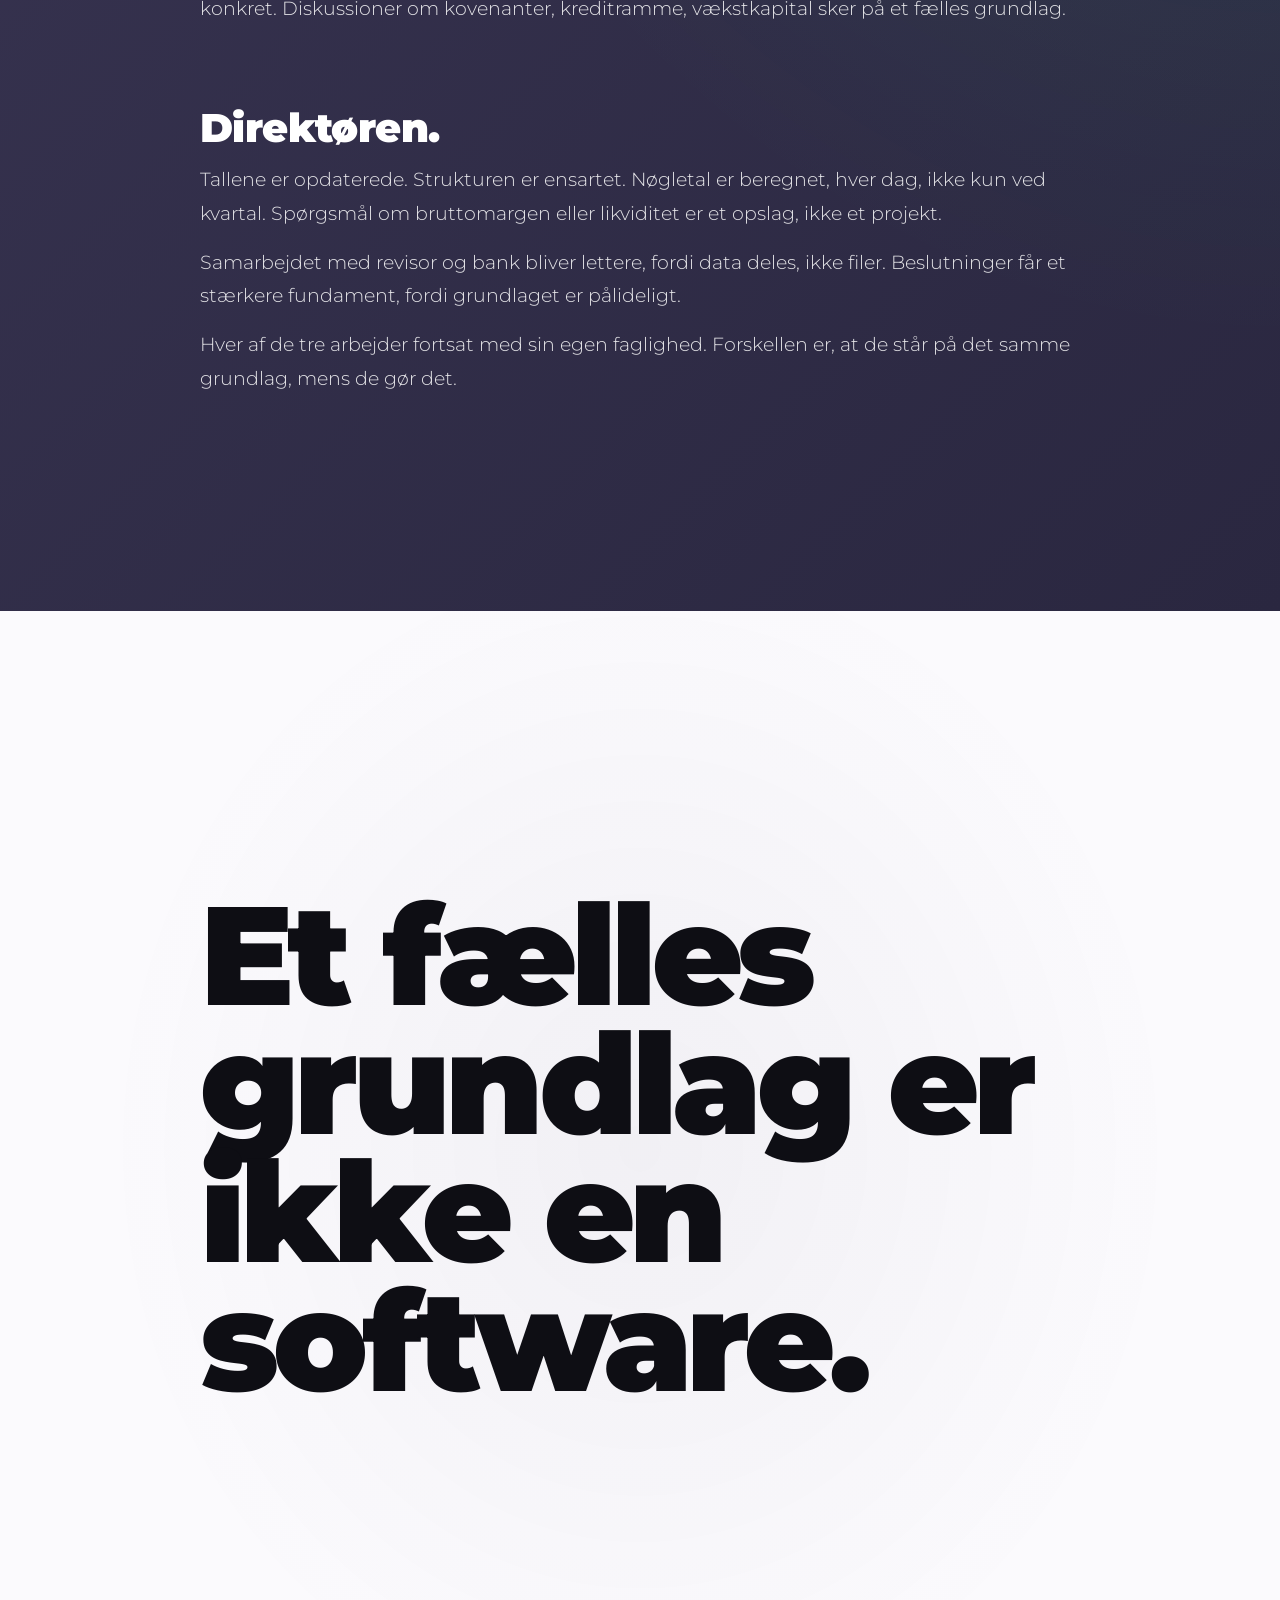
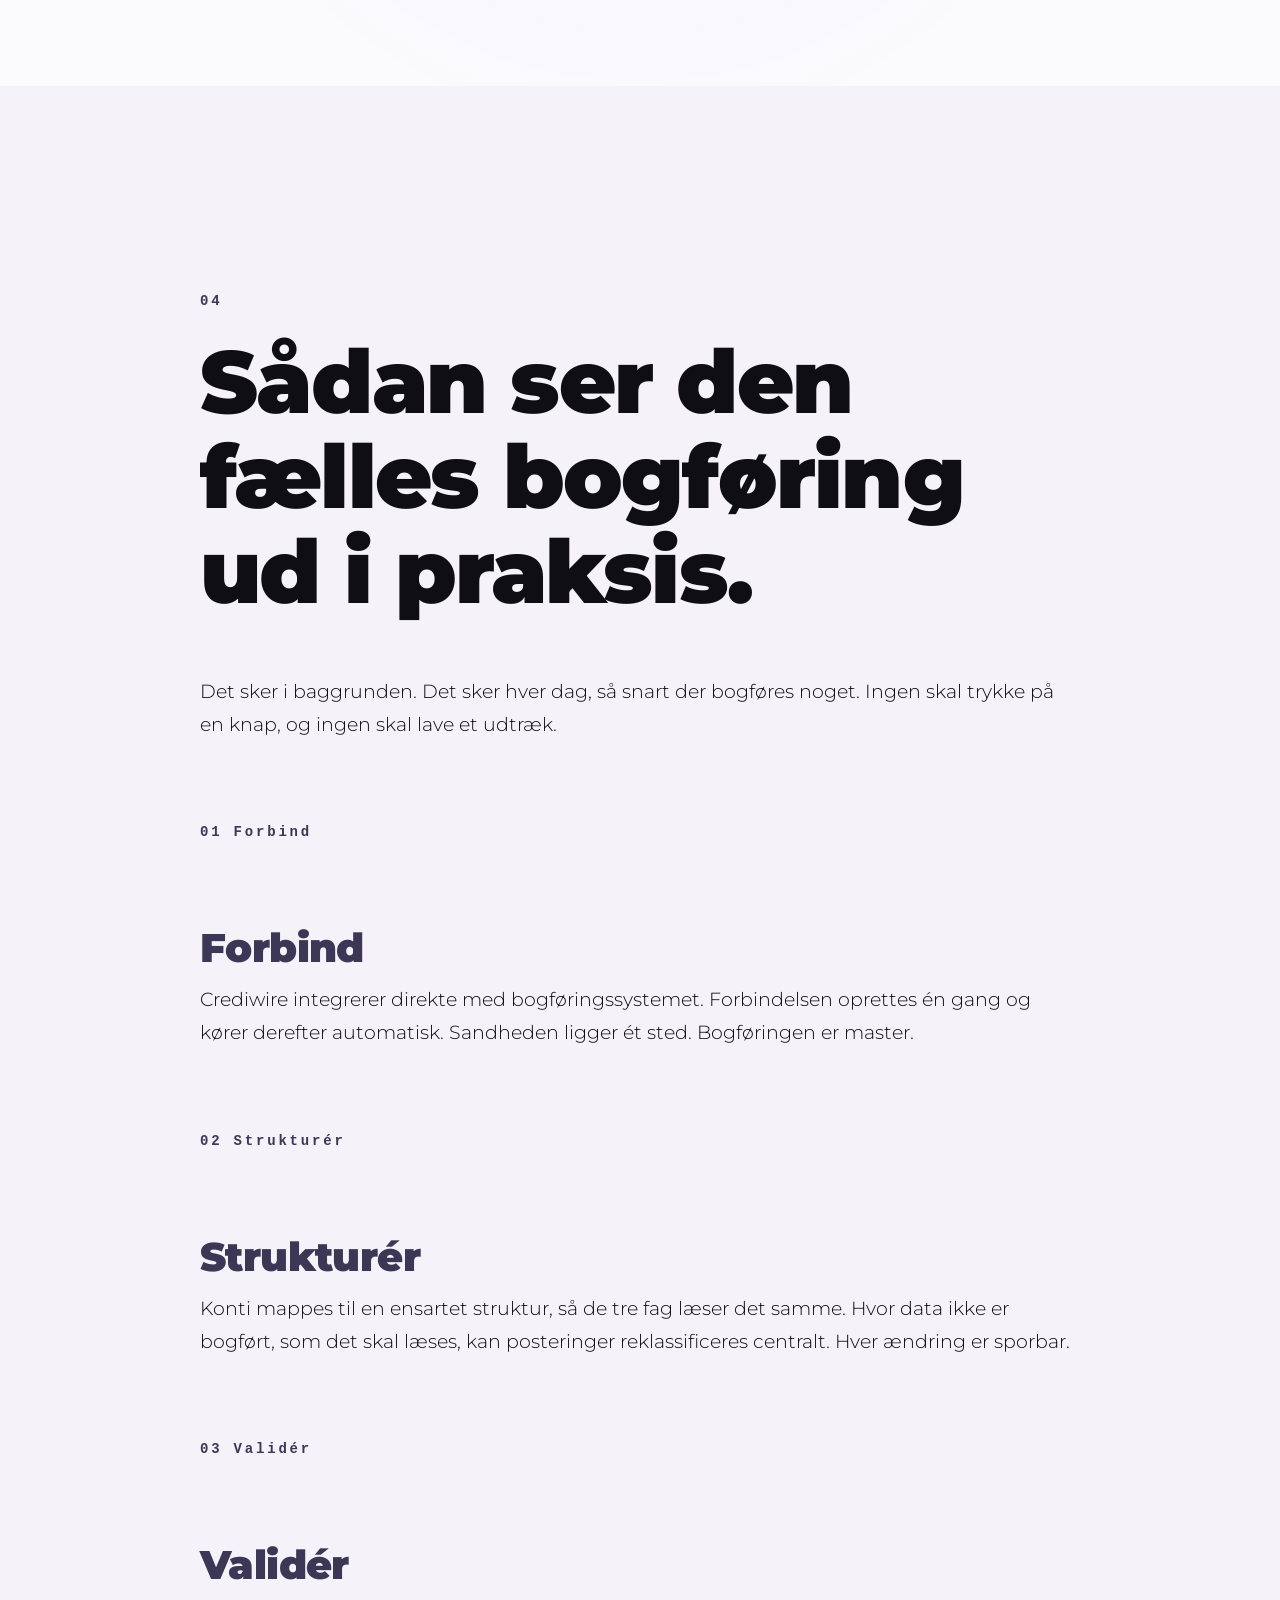
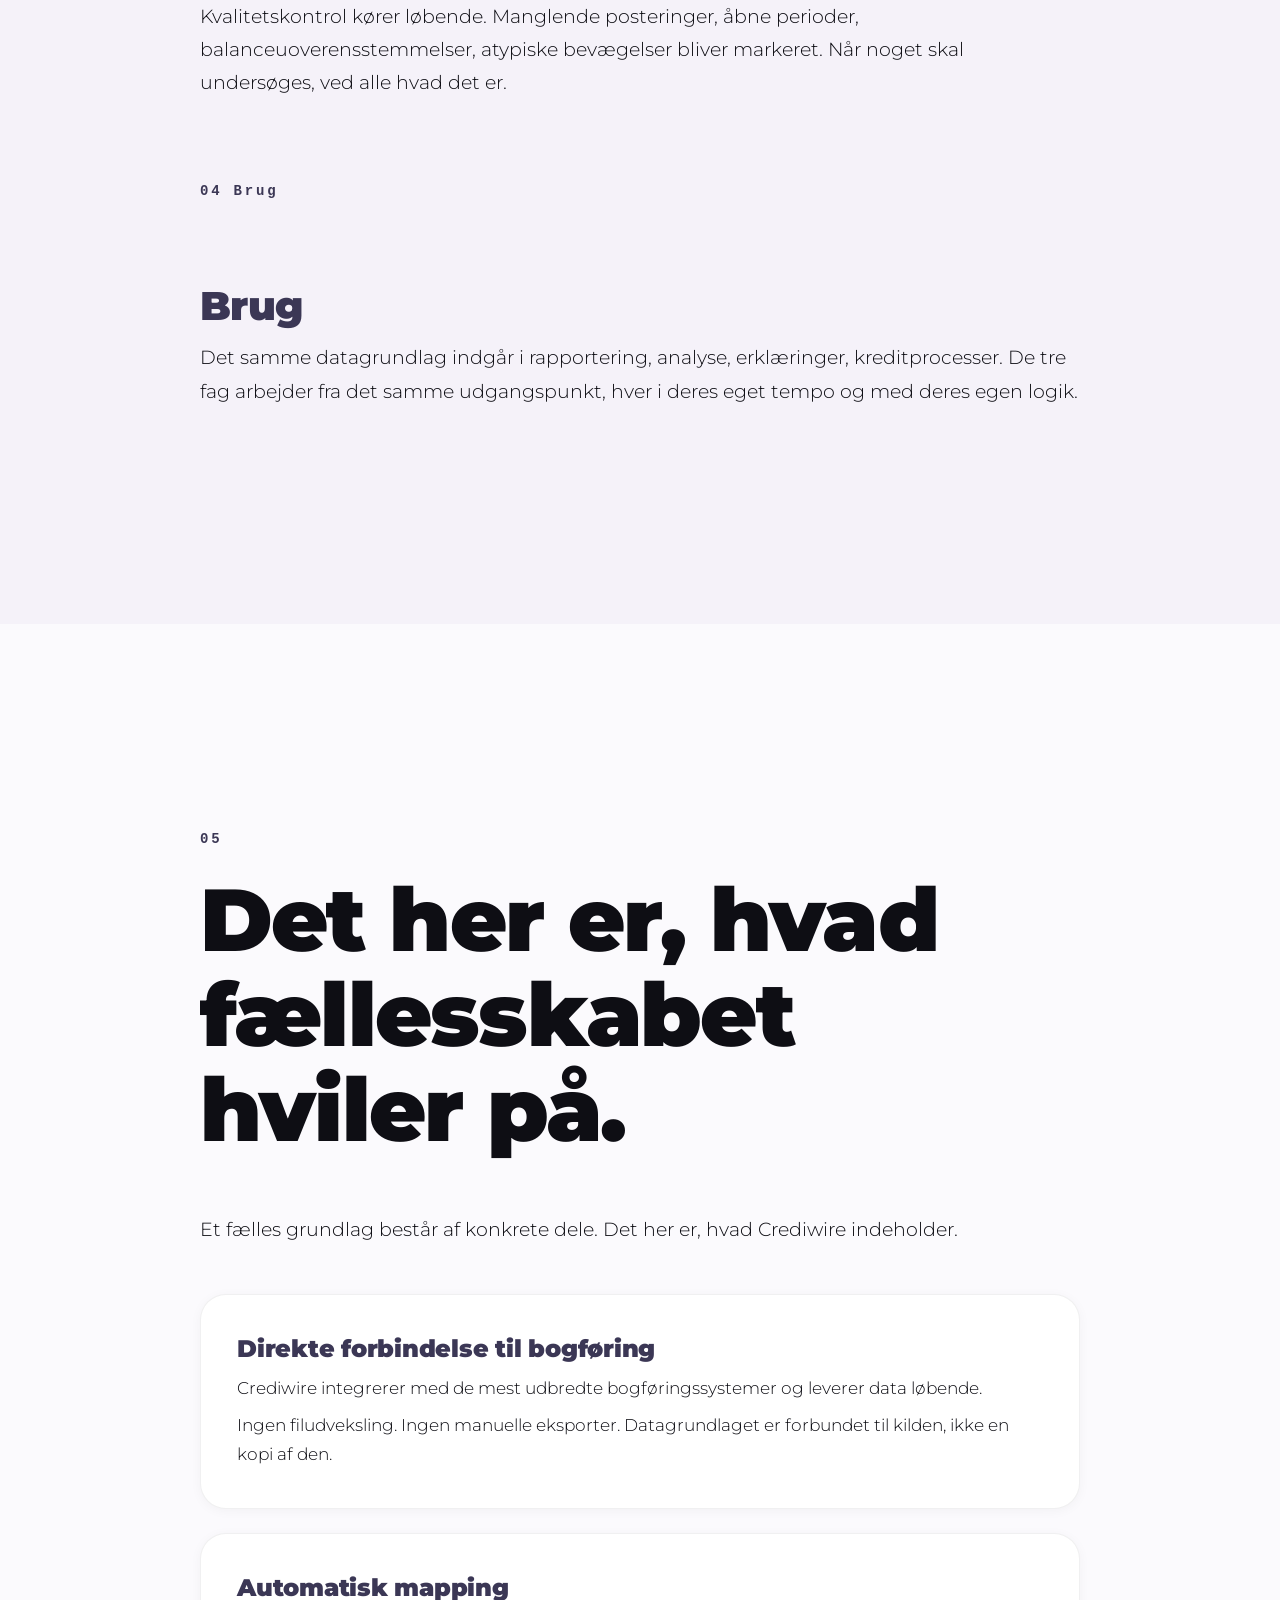
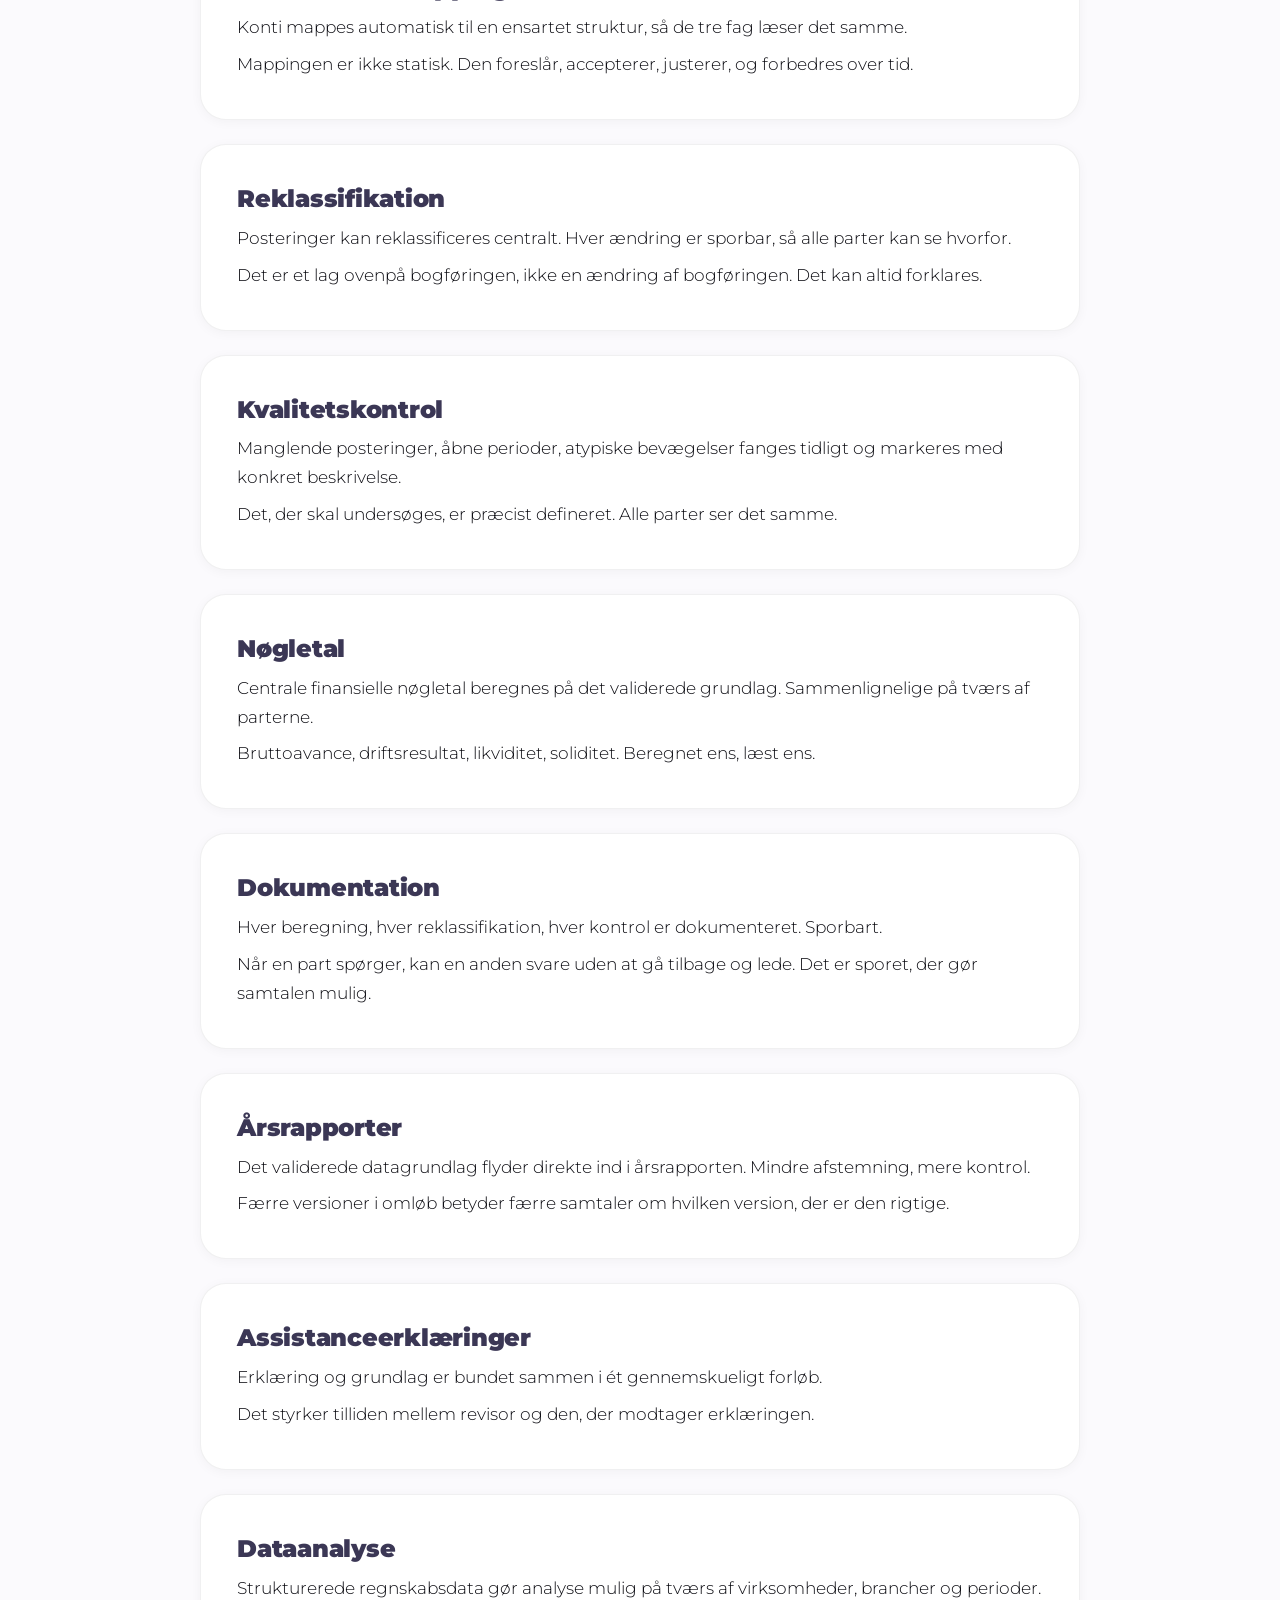
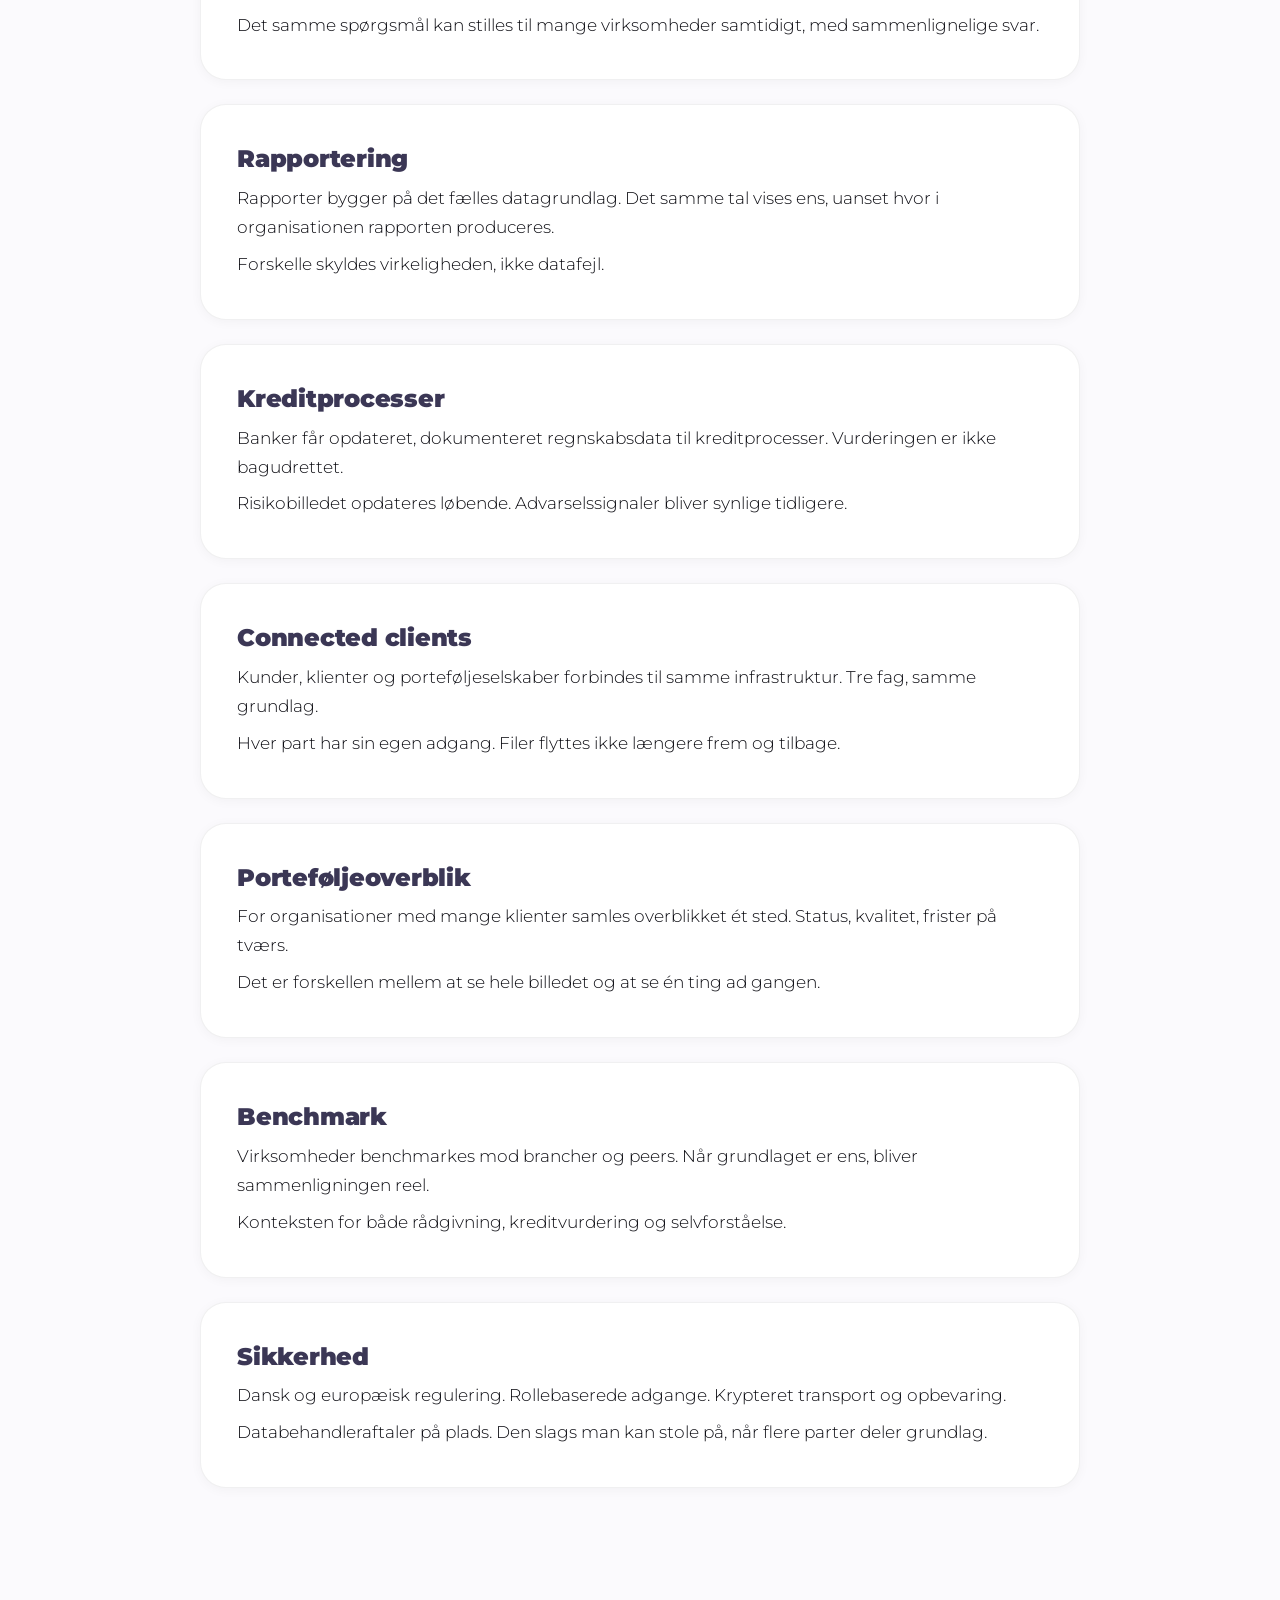
<file: versions/narratives/n2-faelles.html>
<!doctype html>
<html lang="da">
  <head>
    <meta charset="utf-8">
    <meta name="viewport" content="width=device-width, initial-scale=1">
    <title>Crediwire — N2 / Tre fag, én virkelighed</title>
    <link rel="stylesheet" href="shared.css">
  </head>
  <body>
    <header class="site-header">
      <a class="logo" href="../../index.html" aria-label="Crediwire">
        <img src="../../CW_logo_lilla_rgb.png" alt="">
      </a>
      <nav class="nav">
        <a href="#kontakt">Kontakt</a>
        <a href="https://app.crediwire.com/login">Log ind</a>
        <a href="https://app.crediwire.com/register">Registrér</a>
      </nav>
    </header>

    <section class="section hero">
      <div class="inner">
        <span class="label">Finansiel infrastruktur</span>
        <h1>Finansiel infrastruktur til revisorer, banker og virksomheder.</h1>
        <p class="lead">Crediwire leverer live regnskabsdata, struktureret, <span class="hi">valideret</span> og dokumenteret.</p>
        <div class="tile-grid">
          <div class="tile">Årsrapporter</div>
          <div class="tile">Assistanceerklæringer</div>
          <div class="tile">Dataanalyse</div>
          <div class="tile">Rapportering</div>
          <div class="tile">Kreditprocesser</div>
          <div class="tile">Connected clients</div>
          <div class="tile">Porteføljeoverblik</div>
          <div class="tile">Benchmark</div>
        </div>
        <p class="lead">Og andre finansielle arbejdsgange, alle på samme datagrundlag.</p>
      </div>
    </section>

    <div class="stat-wrap"><p class="stat">Samme virksomhed.<br>Tre <span class="hi">forskellige</span> tal.</p></div>

    <section class="section tint">
      <div class="inner">
        <span class="label">01</span>
        <h2>Det er ikke fordi de er uenige.</h2>
        <p>Tre fag sidder med samme virksomhed. En revisor, der laver erklæring. En bankrådgiver, der vurderer kredit. En direktør, der skal tage en beslutning.</p>
        <p>Hver part har et regnskab foran sig. Hvert regnskab beskriver den samme virksomhed. Alligevel ser tallene forskellige ud.</p>
        <p>Det er ikke fordi nogen lyver. Det er ikke fordi nogen er uenig om hvad et resultat er. Det er fordi tallene har rejst forskelligt, og er endt på de tre skriveborde i forskellig form, fra forskellige tidspunkter, gennem forskellige hænder.</p>
        <p>Revisor har et udtræk fra en bestemt dag. Banken har en PDF fra februar. Direktøren har det aktuelle billede i bogføringssystemet. Tre øjebliksbilleder. Tre forskellige skæringsdatoer. Tre versioner af samme virksomhed.</p>
        <p>Når de tre forsøger at tale sammen om økonomien, taler de derfor om tre lidt forskellige ting. Diskussioner trækker ud. Spørgsmål om hvor tallet kommer fra fylder dagsordenen. Det egentlige samtaleemne, hvordan det går, og hvad det skal bruges til, kommer længere ned på listen, end det burde.</p>
        <p>Det er ikke et samarbejdsproblem. Det er et grundlagsproblem.</p>
      </div>
    </section>

    <section class="section">
      <div class="inner">
        <span class="label">02</span>
        <h2>Det er fordi tallene har rejst forskelligt.</h2>
        <p>I dag bliver finansielle data flyttet mellem parter på den måde, de altid er blevet flyttet. En fil bliver eksporteret. Den bliver sendt videre. Modtageren åbner den, læser den, fortolker den, bygger noget oven på den.</p>
        <p>På vejen sker der ting med tallene. De bliver kopieret. De bliver tilpasset til modtagerens skabelon. Nogle konti bliver grupperet, andre bliver brudt op. Noget bliver reklassificeret, og det bliver ikke altid noteret, hvorfor.</p>
        <p>Når et tal lander hos en modtager, har det ofte været forbi to eller tre hænder først. Hvert sæt hænder har gjort noget med det, der virkede rigtigt på det tidspunkt. Til sammen har det betydet, at det tal, modtageren læser, ikke længere er det samme tal, der oprindeligt stod i bogføringen.</p>
        <p>Det er ikke fordi parterne ikke vil have samme tal. Det er fordi rejsen mellem dem har været manuel, og manuel rejse koster sammenhæng.</p>
        <p>Crediwire ændrer rejsen. Bogføringen forbindes direkte. Strukturen sættes ovenpå. Reklassifikationer dokumenteres. Det, der ender hos modtageren, er ikke en kopi af en kopi. Det er det samme grundlag, alle parter læser fra.</p>
      </div>
    </section>

    <div class="stat-wrap"><p class="stat">Når tallene har samme kilde,<br>har samtalen samme udgangspunkt.</p></div>

    <section class="section lilac">
      <div class="inner">
        <span class="label">03</span>
        <h2>Når tre fag læser samme regnskab.</h2>
        <p>Et fælles datagrundlag ændrer ikke fagligheden. Det ændrer det, der ligger under fagligheden.</p>

        <h3>Revisoren.</h3>
        <p>Klientens bogføring er forbundet, mappet, valideret og dokumenteret, før arbejdet begynder. Revisoren starter ikke med en eksportfil. Vedkommende starter med et fagligt spørgsmål.</p>
        <p>Det giver mere ensartet dokumentation. Stærkere bagland for analyse, rapportering og erklæringsarbejde. Det skalerer, fordi grundlaget er ensartet. Det styrker rådgivningen, fordi tid frigøres til det, klienten faktisk betaler for.</p>

        <h3>Bankrådgiveren.</h3>
        <p>Vurderingen bygger på data, der er aktuelle. Ikke på et regnskab fra februar. Trigger-events i kundens økonomi bliver synlige tidligt. Risikobilledet er ikke bagudrettet længere.</p>
        <p>Kundedialogen ændrer sig, fordi parterne ser samme tal. Også når samtalen er svær, er den konkret. Diskussioner om kovenanter, kreditramme, vækstkapital sker på et fælles grundlag.</p>

        <h3>Direktøren.</h3>
        <p>Tallene er opdaterede. Strukturen er ensartet. Nøgletal er beregnet, hver dag, ikke kun ved kvartal. Spørgsmål om bruttomargen eller likviditet er et opslag, ikke et projekt.</p>
        <p>Samarbejdet med revisor og bank bliver lettere, fordi data deles, ikke filer. Beslutninger får et stærkere fundament, fordi grundlaget er pålideligt.</p>

        <p>Hver af de tre arbejder fortsat med sin egen faglighed. Forskellen er, at de står på det samme grundlag, mens de gør det.</p>
      </div>
    </section>

    <div class="stat-wrap"><p class="stat">Et fælles grundlag er<br>ikke en software.</p></div>

    <section class="section tint">
      <div class="inner">
        <span class="label">04</span>
        <h2>Sådan ser den fælles bogføring ud i praksis.</h2>
        <p>Det sker i baggrunden. Det sker hver dag, så snart der bogføres noget. Ingen skal trykke på en knap, og ingen skal lave et udtræk.</p>

        <span class="step-num">01 Forbind</span>
        <h3>Forbind</h3>
        <p>Crediwire integrerer direkte med bogføringssystemet. Forbindelsen oprettes én gang og kører derefter automatisk. Sandheden ligger ét sted. Bogføringen er master.</p>

        <span class="step-num">02 Strukturér</span>
        <h3>Strukturér</h3>
        <p>Konti mappes til en ensartet struktur, så de tre fag læser det samme. Hvor data ikke er bogført, som det skal læses, kan posteringer reklassificeres centralt. Hver ændring er sporbar.</p>

        <span class="step-num">03 Validér</span>
        <h3>Validér</h3>
        <p>Kvalitetskontrol kører løbende. Manglende posteringer, åbne perioder, balanceuoverensstemmelser, atypiske bevægelser bliver markeret. Når noget skal undersøges, ved alle hvad det er.</p>

        <span class="step-num">04 Brug</span>
        <h3>Brug</h3>
        <p>Det samme datagrundlag indgår i rapportering, analyse, erklæringer, kreditprocesser. De tre fag arbejder fra det samme udgangspunkt, hver i deres eget tempo og med deres egen logik.</p>
      </div>
    </section>

    <section class="section">
      <div class="inner">
        <span class="label">05</span>
        <h2>Det her er, hvad fællesskabet hviler på.</h2>
        <p>Et fælles grundlag består af konkrete dele. Det her er, hvad Crediwire indeholder.</p>

        <div class="feature-grid">
          <div class="feature-box">
            <h4>Direkte forbindelse til bogføring</h4>
            <p>Crediwire integrerer med de mest udbredte bogføringssystemer og leverer data løbende.</p>
            <p>Ingen filudveksling. Ingen manuelle eksporter. Datagrundlaget er forbundet til kilden, ikke en kopi af den.</p>
          </div>
          <div class="feature-box">
            <h4>Automatisk mapping</h4>
            <p>Konti mappes automatisk til en ensartet struktur, så de tre fag læser det samme.</p>
            <p>Mappingen er ikke statisk. Den foreslår, accepterer, justerer, og forbedres over tid.</p>
          </div>
          <div class="feature-box">
            <h4>Reklassifikation</h4>
            <p>Posteringer kan reklassificeres centralt. Hver ændring er sporbar, så alle parter kan se hvorfor.</p>
            <p>Det er et lag ovenpå bogføringen, ikke en ændring af bogføringen. Det kan altid forklares.</p>
          </div>
          <div class="feature-box">
            <h4>Kvalitetskontrol</h4>
            <p>Manglende posteringer, åbne perioder, atypiske bevægelser fanges tidligt og markeres med konkret beskrivelse.</p>
            <p>Det, der skal undersøges, er præcist defineret. Alle parter ser det samme.</p>
          </div>
          <div class="feature-box">
            <h4>Nøgletal</h4>
            <p>Centrale finansielle nøgletal beregnes på det validerede grundlag. Sammenlignelige på tværs af parterne.</p>
            <p>Bruttoavance, driftsresultat, likviditet, soliditet. Beregnet ens, læst ens.</p>
          </div>
          <div class="feature-box">
            <h4>Dokumentation</h4>
            <p>Hver beregning, hver reklassifikation, hver kontrol er dokumenteret. Sporbart.</p>
            <p>Når en part spørger, kan en anden svare uden at gå tilbage og lede. Det er sporet, der gør samtalen mulig.</p>
          </div>
          <div class="feature-box">
            <h4>Årsrapporter</h4>
            <p>Det validerede datagrundlag flyder direkte ind i årsrapporten. Mindre afstemning, mere kontrol.</p>
            <p>Færre versioner i omløb betyder færre samtaler om hvilken version, der er den rigtige.</p>
          </div>
          <div class="feature-box">
            <h4>Assistanceerklæringer</h4>
            <p>Erklæring og grundlag er bundet sammen i ét gennemskueligt forløb.</p>
            <p>Det styrker tilliden mellem revisor og den, der modtager erklæringen.</p>
          </div>
          <div class="feature-box">
            <h4>Dataanalyse</h4>
            <p>Strukturerede regnskabsdata gør analyse mulig på tværs af virksomheder, brancher og perioder.</p>
            <p>Det samme spørgsmål kan stilles til mange virksomheder samtidigt, med sammenlignelige svar.</p>
          </div>
          <div class="feature-box">
            <h4>Rapportering</h4>
            <p>Rapporter bygger på det fælles datagrundlag. Det samme tal vises ens, uanset hvor i organisationen rapporten produceres.</p>
            <p>Forskelle skyldes virkeligheden, ikke datafejl.</p>
          </div>
          <div class="feature-box">
            <h4>Kreditprocesser</h4>
            <p>Banker får opdateret, dokumenteret regnskabsdata til kreditprocesser. Vurderingen er ikke bagudrettet.</p>
            <p>Risikobilledet opdateres løbende. Advarselssignaler bliver synlige tidligere.</p>
          </div>
          <div class="feature-box">
            <h4>Connected clients</h4>
            <p>Kunder, klienter og porteføljeselskaber forbindes til samme infrastruktur. Tre fag, samme grundlag.</p>
            <p>Hver part har sin egen adgang. Filer flyttes ikke længere frem og tilbage.</p>
          </div>
          <div class="feature-box">
            <h4>Porteføljeoverblik</h4>
            <p>For organisationer med mange klienter samles overblikket ét sted. Status, kvalitet, frister på tværs.</p>
            <p>Det er forskellen mellem at se hele billedet og at se én ting ad gangen.</p>
          </div>
          <div class="feature-box">
            <h4>Benchmark</h4>
            <p>Virksomheder benchmarkes mod brancher og peers. Når grundlaget er ens, bliver sammenligningen reel.</p>
            <p>Konteksten for både rådgivning, kreditvurdering og selvforståelse.</p>
          </div>
          <div class="feature-box">
            <h4>Sikkerhed</h4>
            <p>Dansk og europæisk regulering. Rollebaserede adgange. Krypteret transport og opbevaring.</p>
            <p>Databehandleraftaler på plads. Den slags man kan stole på, når flere parter deler grundlag.</p>
          </div>
        </div>
      </div>
    </section>

    <div class="stat-wrap"><p class="stat">Den faglige samtale starter dér,<br>hvor data er <span class="hi">ens</span>.</p></div>

    <section class="section tint">
      <div class="inner">
        <span class="label">06</span>
        <h2>Tre ting forandrer sig, når grundlaget er fælles.</h2>
        <p>Når de tre fag står på samme datagrundlag, ændrer der sig tre ting i deres samarbejde. Ikke i fagligheden. I rammen om fagligheden.</p>

        <h3>Mindre tid på at lede.</h3>
        <p>De fleste spørgsmål mellem revisor, bank og virksomhed handler i dag om at få tallene til at stemme. Hvor kommer det her tal fra. Hvilken version er den rigtige. Hvorfor er der forskel mellem det, vi sendte, og det, du modtog.</p>
        <p>Når grundlaget er fælles, falder den slags spørgsmål bort. Samtalen flytter sig opad i værdikæden, fra afstemning til faglighed.</p>

        <h3>Hurtigere svar.</h3>
        <p>Når banken spørger virksomheden om en opdatering, er den der allerede. Når revisor spørger om en konto, ligger forklaringen sporbart dokumenteret. Når virksomheden spørger banken om risikobilledet, kan banken svare på et aktuelt grundlag.</p>
        <p>Ventetider mellem de tre parter er ofte den største årsag til, at finansielle processer trækker ud. Når ventetiden falder, falder den samlede tid.</p>

        <h3>Stærkere tillid.</h3>
        <p>Tillid mellem parter bygges, når parterne ser samme virkelighed. Når en revisor og en bank har samme tal foran sig, bliver der mindre at være uenig om. Det er ikke fordi de mister kritisk distance. Det er fordi distance ikke længere kommer fra datafejl, men fra faglige vurderinger.</p>
        <p>Den slags tillid skalerer. Den gør samarbejde lettere på tværs af klienter, på tværs af brancher, på tværs af år.</p>
      </div>
    </section>

    <section class="section">
      <div class="inner">
        <span class="label">07</span>
        <h2>I sidste ende handler det om tillid mellem fag.</h2>
        <p>Tre fag har valgt at arbejde tæt sammen om de samme virksomheder. Revisorer. Banker. Virksomhederne selv. Det er ikke et nyt forhold. Det har eksisteret i generationer.</p>
        <p>Det, der har manglet, er det fælles grundlag.</p>
        <p>Når grundlaget er der, bliver samarbejdet ikke nyt. Det bliver bare lettere. Mindre tid på at lede. Hurtigere svar. Stærkere tillid.</p>
        <p>Det er ikke en revolution af fagene. Det er en fjernelse af det, der står i vejen for dem.</p>
        <p>Det er det, vi bygger.</p>
      </div>
    </section>

    <div class="stat-wrap"><p class="stat">Tre fag.<br>Ét regnskab.<br>Endelig samme tal.</p></div>

    <section class="section tint cta" id="kontakt">
      <div class="inner">
        <span class="label">08</span>
        <h2>Skal vi se det på jeres data?</h2>
        <p>Skriv eller ring. Vi viser gerne, hvordan Crediwire ser ud i jeres arbejde, på jeres data, med jeres systemer, i jeres processer.</p>
        <p>Vi tager den fra start. Hvordan det fælles grundlag kan se ud mellem jer og de parter, I allerede arbejder sammen med. En konkret samtale om jeres virkelighed.</p>
        <a class="contact" href="mailto:info@crediwire.com">Skriv til os</a>
      </div>
    </section>

    <footer class="site-footer">
      <div class="grid">
        <div class="info">
          <p>Crediwire ApS</p>
          <p>CVR: 37264628</p>
          <p>Gothersgade 14, 1123 København K</p>
          <p><a href="mailto:info@crediwire.com">info@crediwire.com</a></p>
          <p><a href="tel:+4591540965">+45 91 54 09 65</a></p>
        </div>
        <nav>
          <a href="https://www.crediwire.dk/data-processing-agreement">Databehandleraftale</a>
          <a href="https://www.crediwire.dk/cookie-policy">Cookiepolitik</a>
          <a href="https://www.crediwire.dk/privacy-policy">Persondatapolitik</a>
          <a href="https://www.crediwire.dk/terms-and-conditions">Vilkår og betingelser</a>
        </nav>
      </div>
    </footer>
  </body>
</html>
</file>
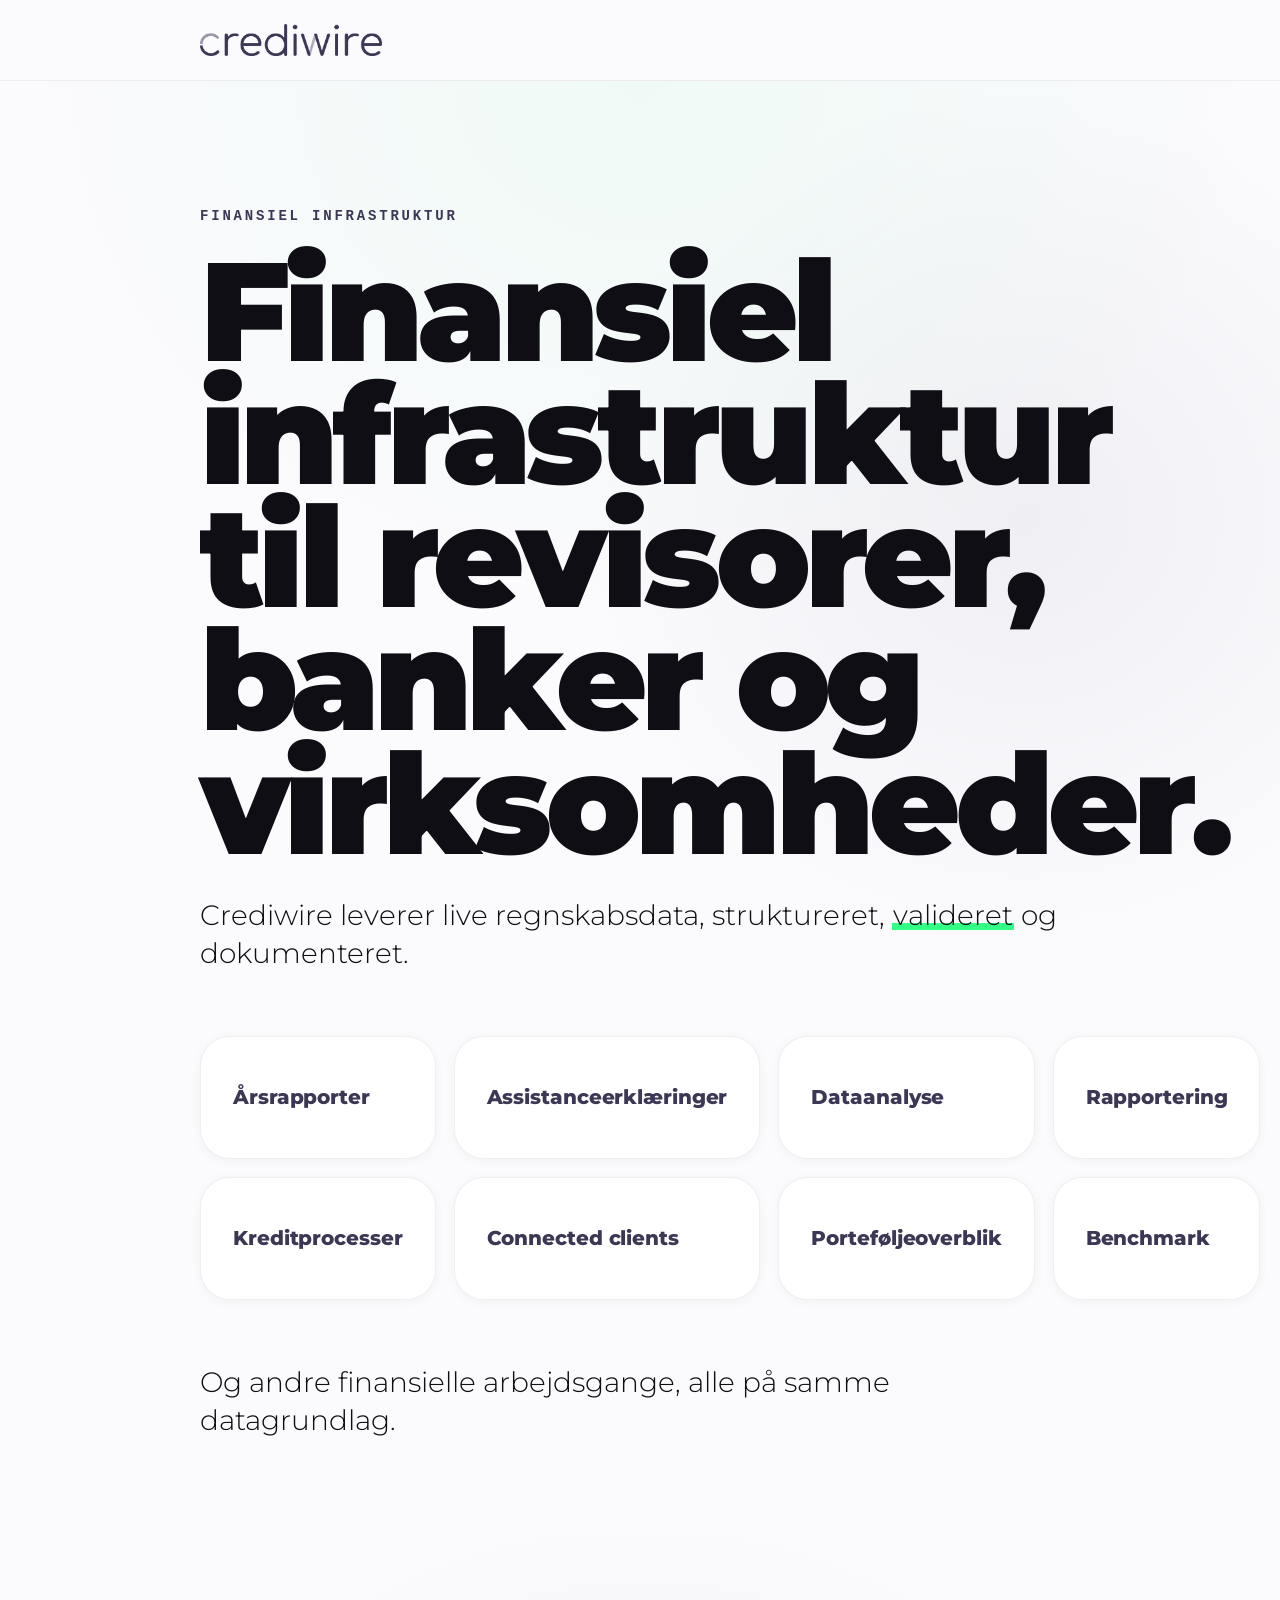
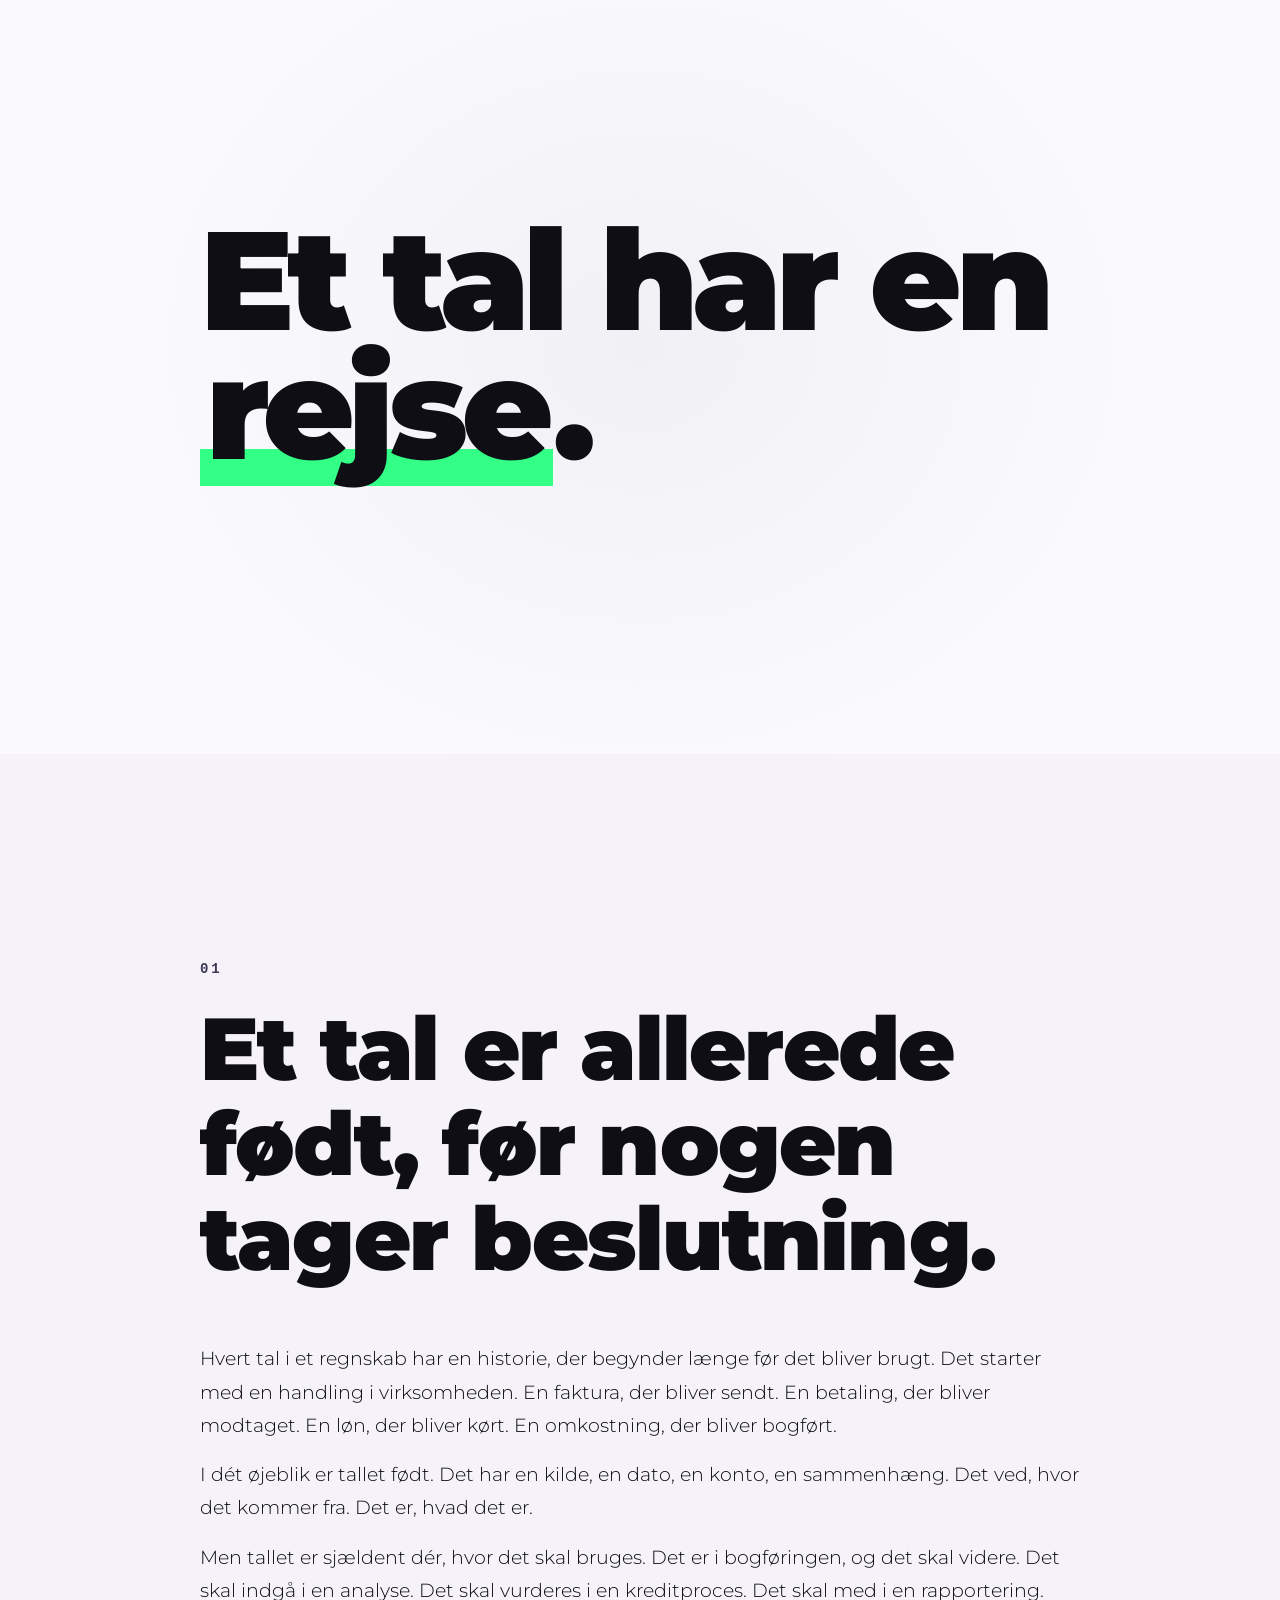
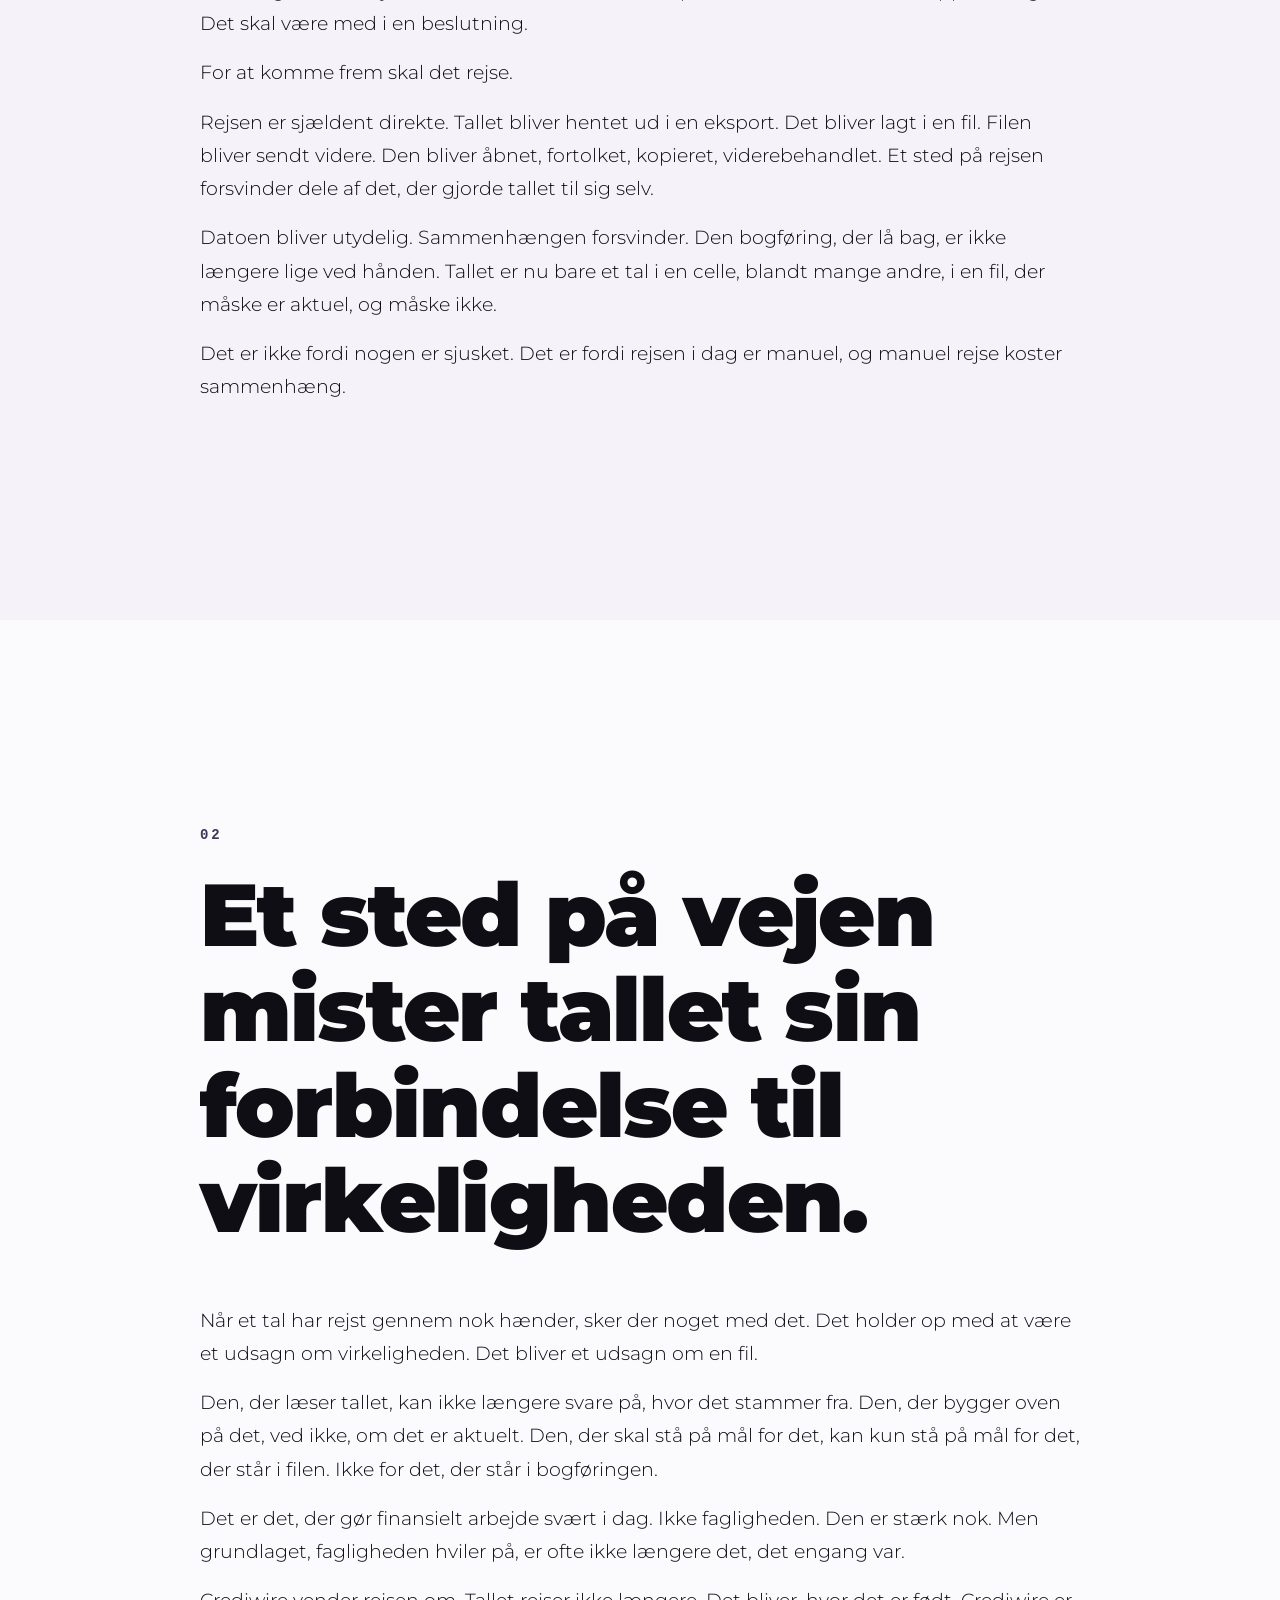
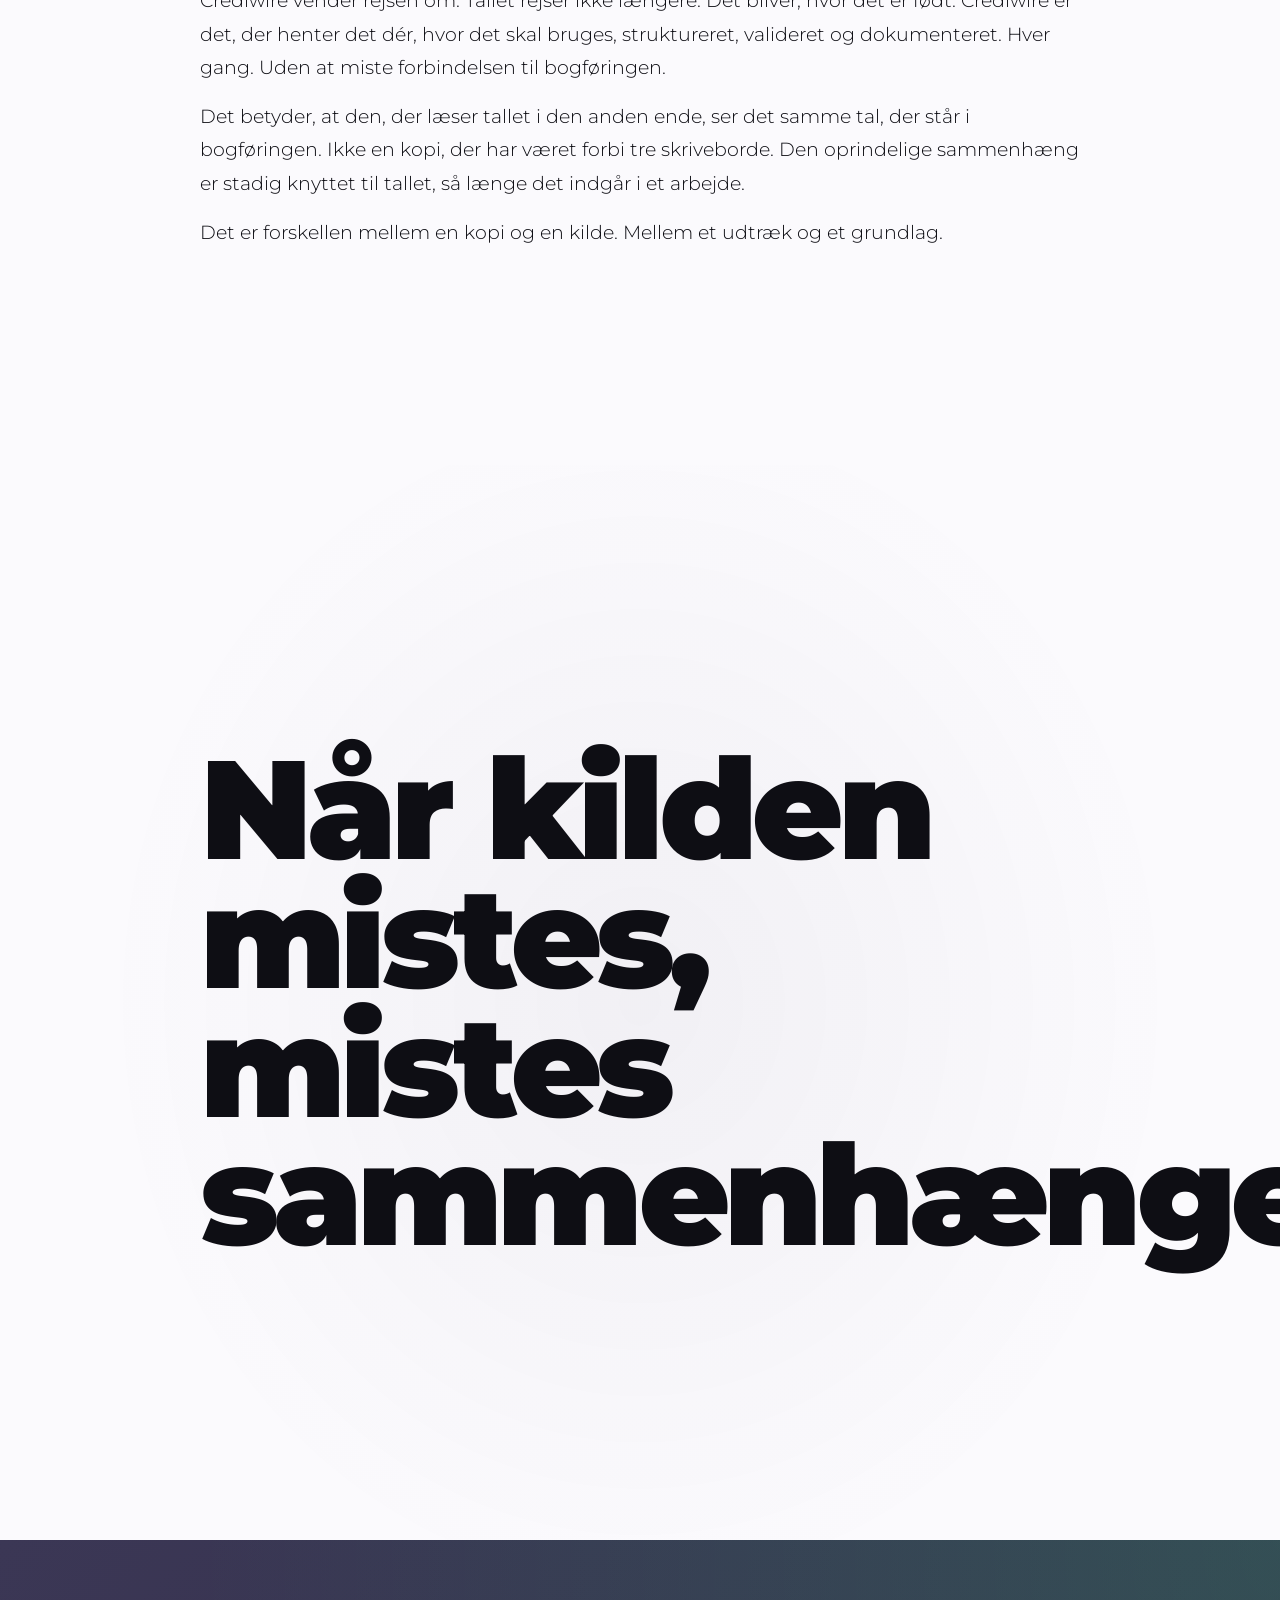
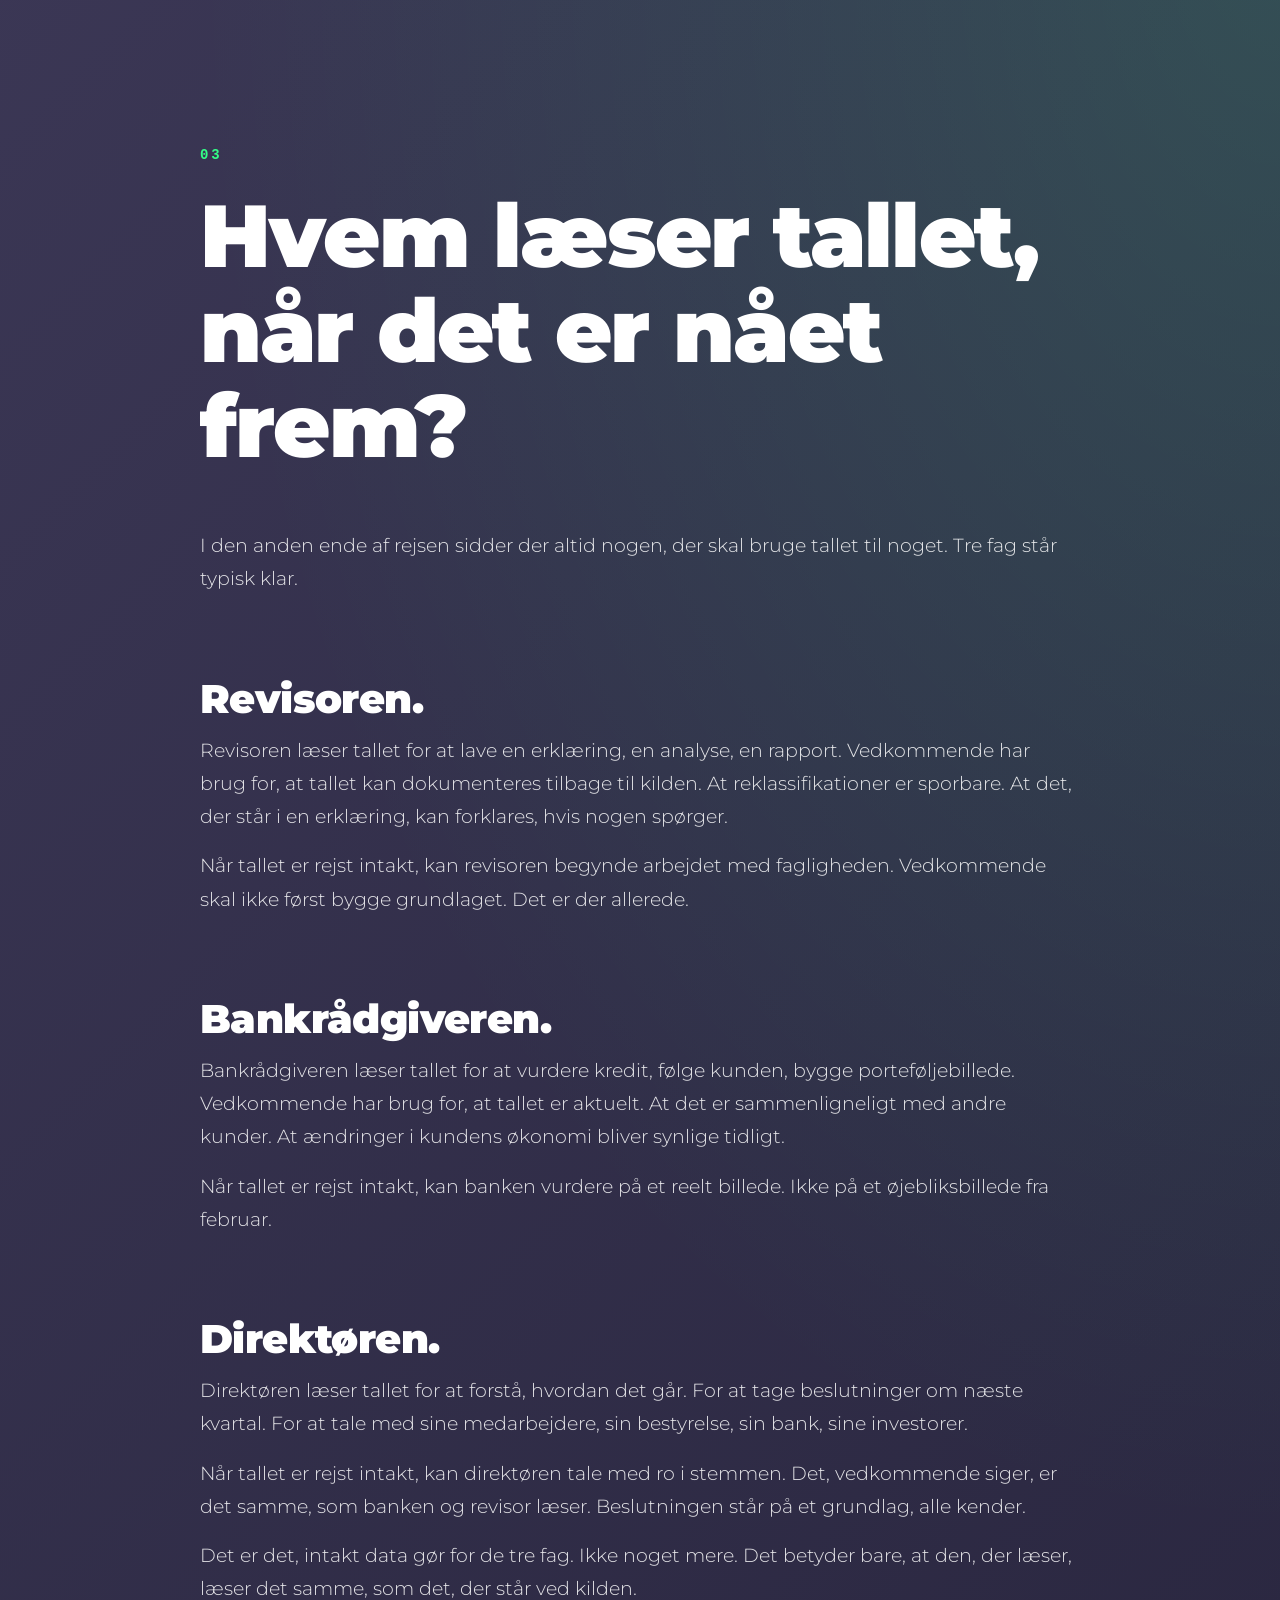
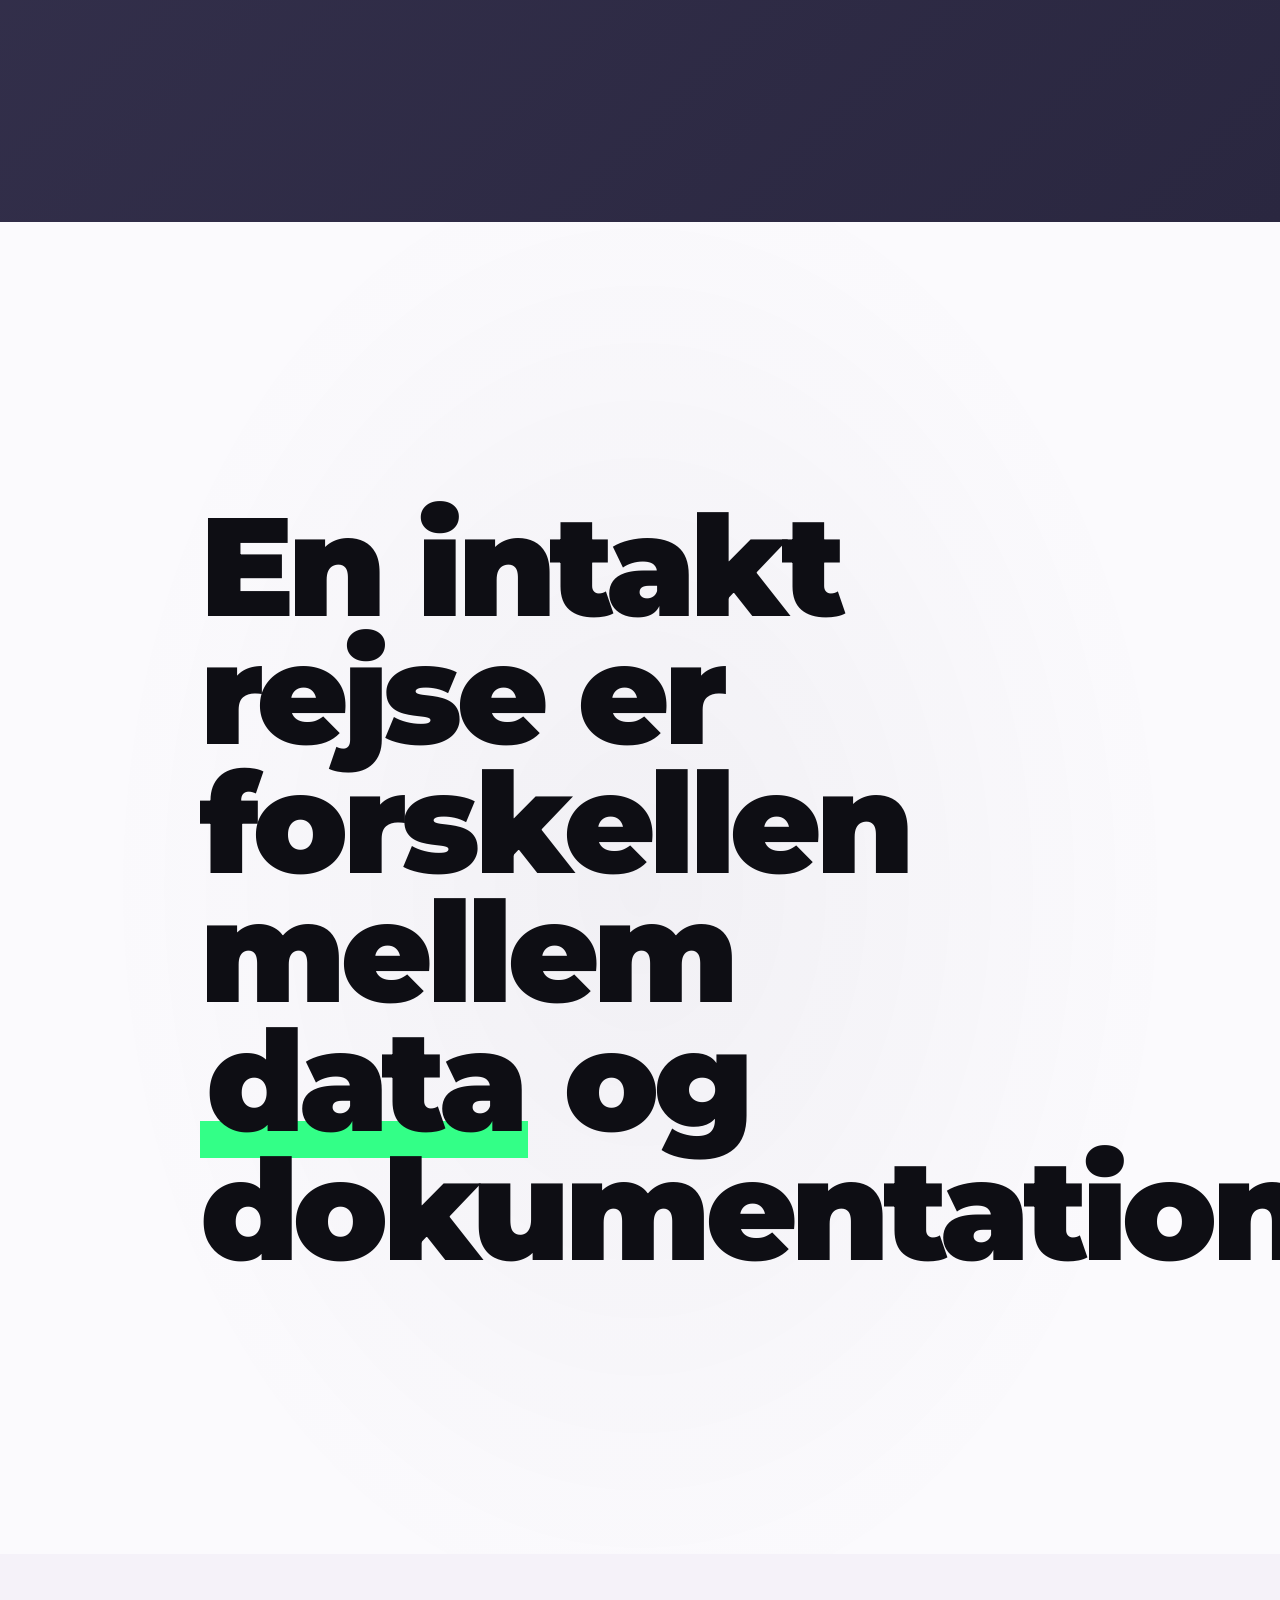
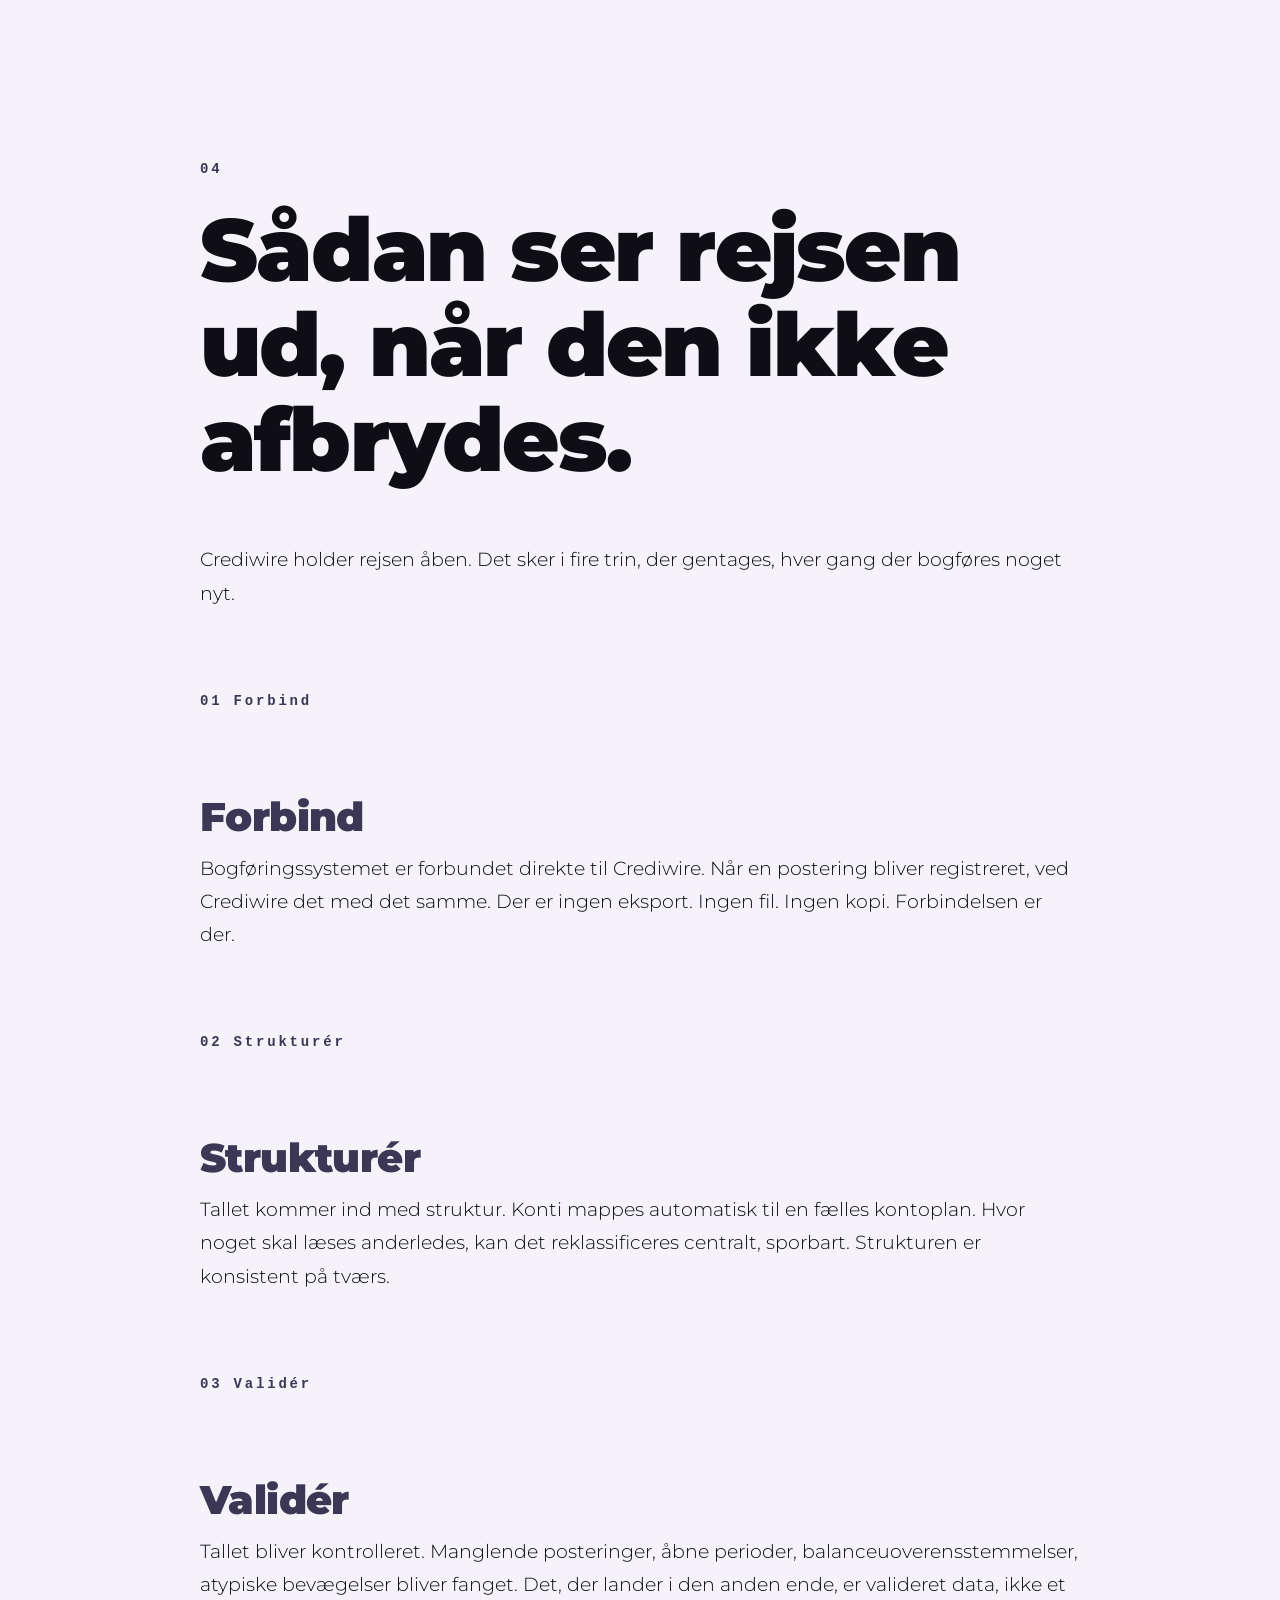
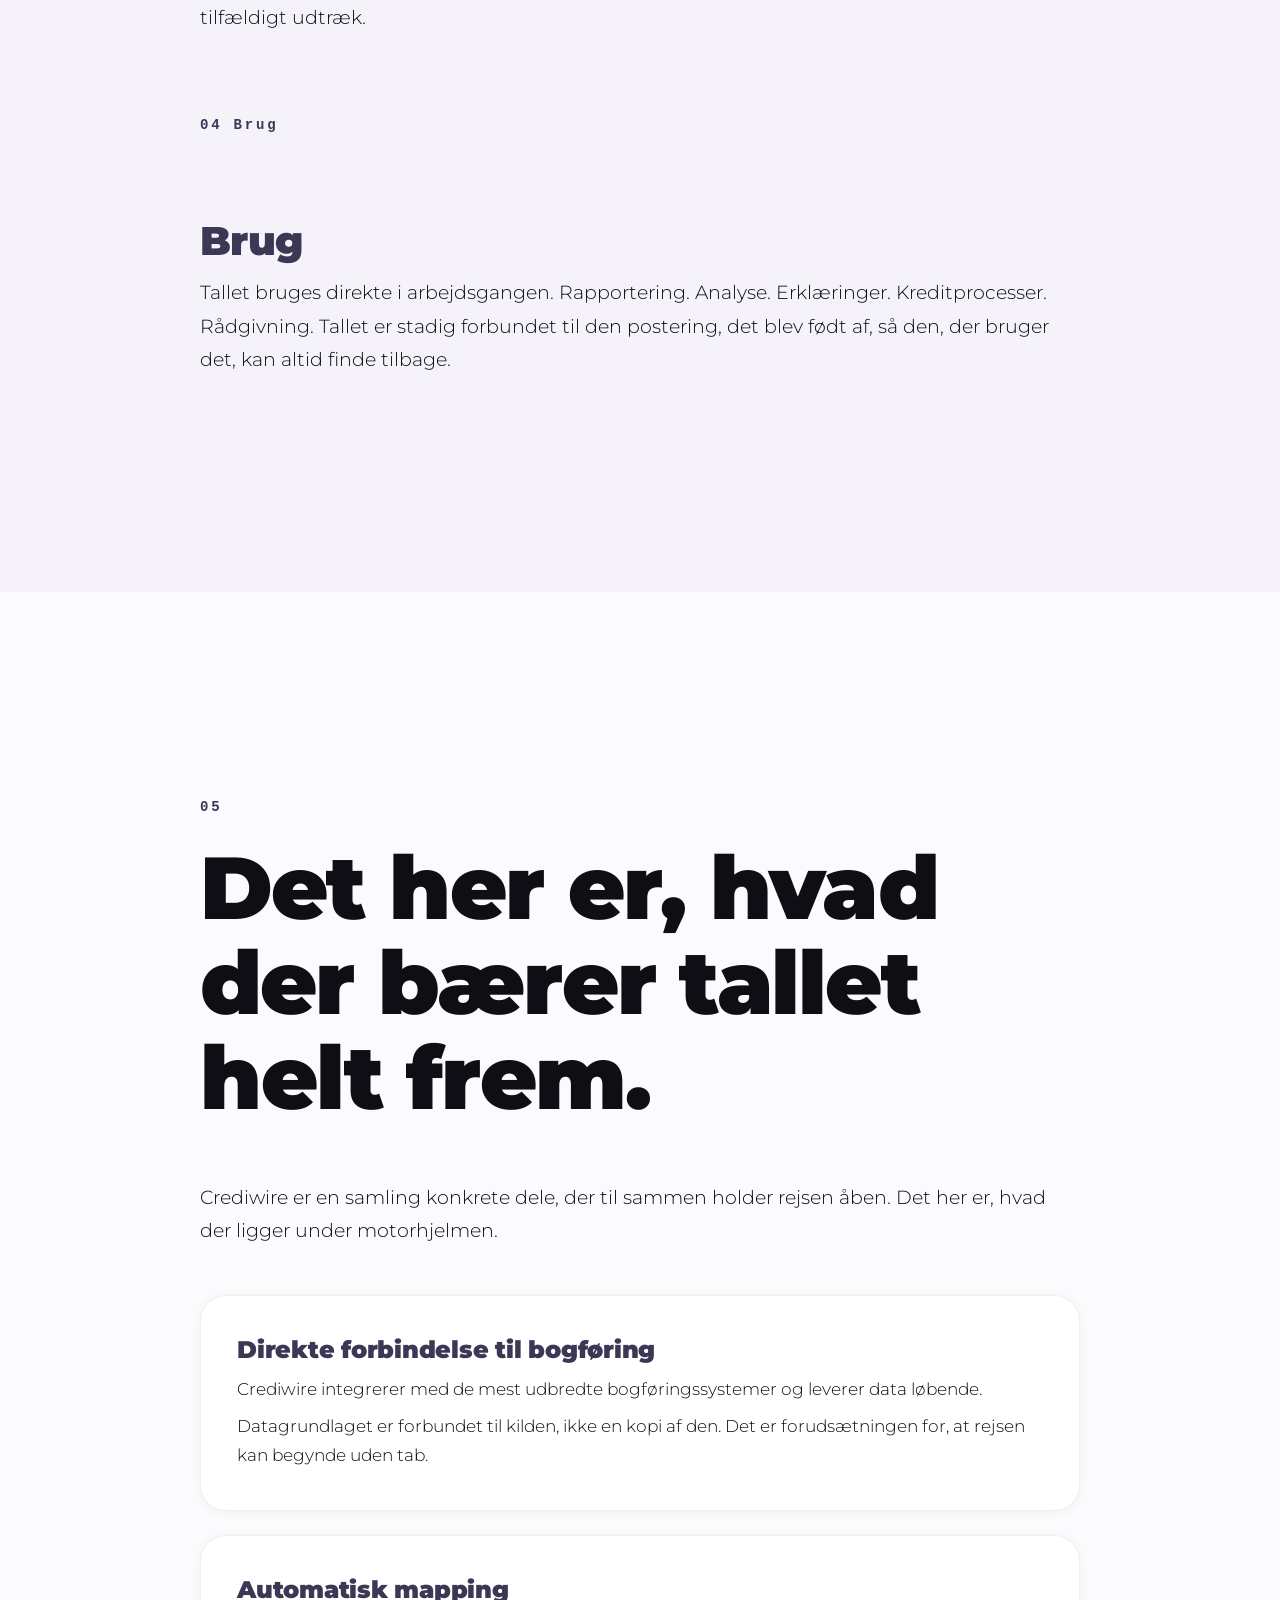
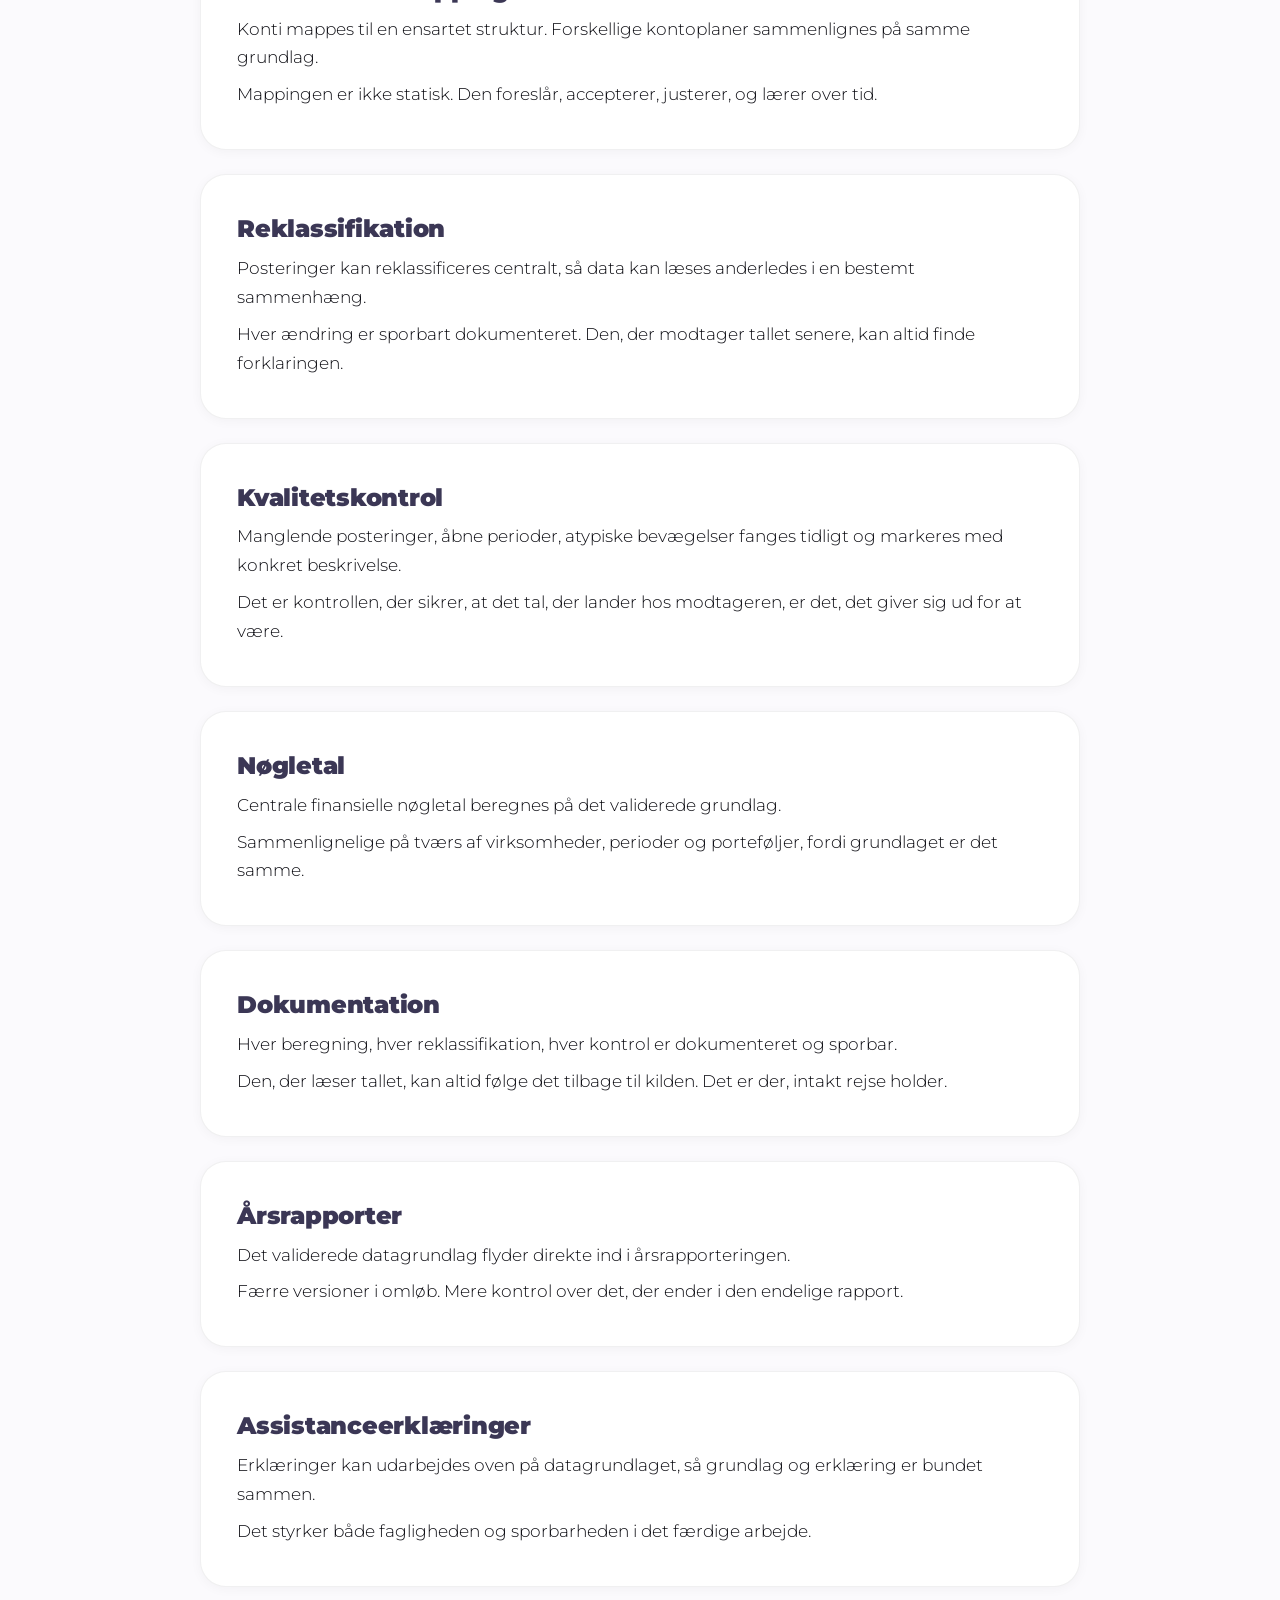
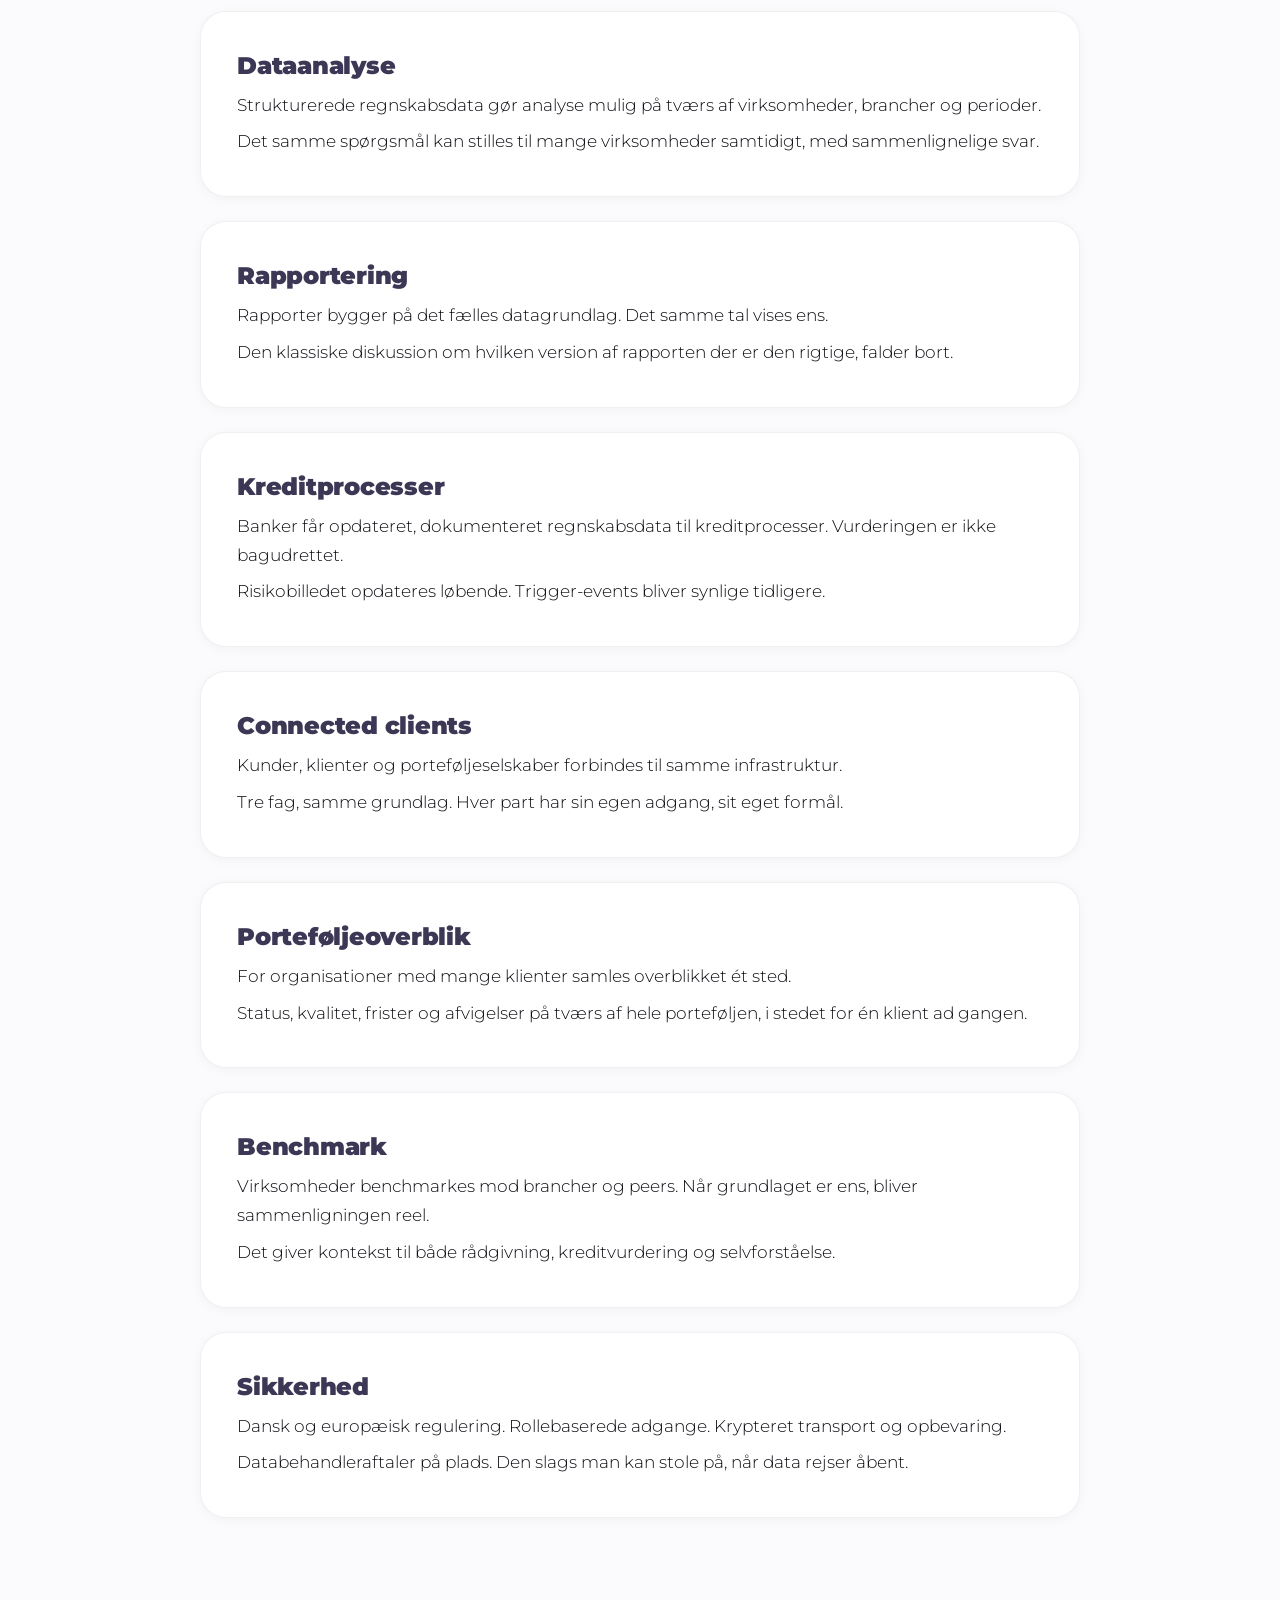
<file: versions/narratives/n3-rejse.html>
<!doctype html>
<html lang="da">
  <head>
    <meta charset="utf-8">
    <meta name="viewport" content="width=device-width, initial-scale=1">
    <title>Crediwire — N3 / Datas rejse</title>
    <link rel="stylesheet" href="shared.css">
  </head>
  <body>
    <header class="site-header">
      <a class="logo" href="../../index.html" aria-label="Crediwire">
        <img src="../../CW_logo_lilla_rgb.png" alt="">
      </a>
      <nav class="nav">
        <a href="#kontakt">Kontakt</a>
        <a href="https://app.crediwire.com/login">Log ind</a>
        <a href="https://app.crediwire.com/register">Registrér</a>
      </nav>
    </header>

    <section class="section hero">
      <div class="inner">
        <span class="label">Finansiel infrastruktur</span>
        <h1>Finansiel infrastruktur til revisorer, banker og virksomheder.</h1>
        <p class="lead">Crediwire leverer live regnskabsdata, struktureret, <span class="hi">valideret</span> og dokumenteret.</p>
        <div class="tile-grid">
          <div class="tile">Årsrapporter</div>
          <div class="tile">Assistanceerklæringer</div>
          <div class="tile">Dataanalyse</div>
          <div class="tile">Rapportering</div>
          <div class="tile">Kreditprocesser</div>
          <div class="tile">Connected clients</div>
          <div class="tile">Porteføljeoverblik</div>
          <div class="tile">Benchmark</div>
        </div>
        <p class="lead">Og andre finansielle arbejdsgange, alle på samme datagrundlag.</p>
      </div>
    </section>

    <div class="stat-wrap"><p class="stat">Et tal har en <span class="hi">rejse</span>.</p></div>

    <section class="section tint">
      <div class="inner">
        <span class="label">01</span>
        <h2>Et tal er allerede født, før nogen tager beslutning.</h2>
        <p>Hvert tal i et regnskab har en historie, der begynder længe før det bliver brugt. Det starter med en handling i virksomheden. En faktura, der bliver sendt. En betaling, der bliver modtaget. En løn, der bliver kørt. En omkostning, der bliver bogført.</p>
        <p>I dét øjeblik er tallet født. Det har en kilde, en dato, en konto, en sammenhæng. Det ved, hvor det kommer fra. Det er, hvad det er.</p>
        <p>Men tallet er sjældent dér, hvor det skal bruges. Det er i bogføringen, og det skal videre. Det skal indgå i en analyse. Det skal vurderes i en kreditproces. Det skal med i en rapportering. Det skal være med i en beslutning.</p>
        <p>For at komme frem skal det rejse.</p>
        <p>Rejsen er sjældent direkte. Tallet bliver hentet ud i en eksport. Det bliver lagt i en fil. Filen bliver sendt videre. Den bliver åbnet, fortolket, kopieret, viderebehandlet. Et sted på rejsen forsvinder dele af det, der gjorde tallet til sig selv.</p>
        <p>Datoen bliver utydelig. Sammenhængen forsvinder. Den bogføring, der lå bag, er ikke længere lige ved hånden. Tallet er nu bare et tal i en celle, blandt mange andre, i en fil, der måske er aktuel, og måske ikke.</p>
        <p>Det er ikke fordi nogen er sjusket. Det er fordi rejsen i dag er manuel, og manuel rejse koster sammenhæng.</p>
      </div>
    </section>

    <section class="section">
      <div class="inner">
        <span class="label">02</span>
        <h2>Et sted på vejen mister tallet sin forbindelse til virkeligheden.</h2>
        <p>Når et tal har rejst gennem nok hænder, sker der noget med det. Det holder op med at være et udsagn om virkeligheden. Det bliver et udsagn om en fil.</p>
        <p>Den, der læser tallet, kan ikke længere svare på, hvor det stammer fra. Den, der bygger oven på det, ved ikke, om det er aktuelt. Den, der skal stå på mål for det, kan kun stå på mål for det, der står i filen. Ikke for det, der står i bogføringen.</p>
        <p>Det er det, der gør finansielt arbejde svært i dag. Ikke fagligheden. Den er stærk nok. Men grundlaget, fagligheden hviler på, er ofte ikke længere det, det engang var.</p>
        <p>Crediwire vender rejsen om. Tallet rejser ikke længere. Det bliver, hvor det er født. Crediwire er det, der henter det dér, hvor det skal bruges, struktureret, valideret og dokumenteret. Hver gang. Uden at miste forbindelsen til bogføringen.</p>
        <p>Det betyder, at den, der læser tallet i den anden ende, ser det samme tal, der står i bogføringen. Ikke en kopi, der har været forbi tre skriveborde. Den oprindelige sammenhæng er stadig knyttet til tallet, så længe det indgår i et arbejde.</p>
        <p>Det er forskellen mellem en kopi og en kilde. Mellem et udtræk og et grundlag.</p>
      </div>
    </section>

    <div class="stat-wrap"><p class="stat">Når kilden mistes,<br>mistes sammenhængen.</p></div>

    <section class="section lilac">
      <div class="inner">
        <span class="label">03</span>
        <h2>Hvem læser tallet, når det er nået frem?</h2>
        <p>I den anden ende af rejsen sidder der altid nogen, der skal bruge tallet til noget. Tre fag står typisk klar.</p>

        <h3>Revisoren.</h3>
        <p>Revisoren læser tallet for at lave en erklæring, en analyse, en rapport. Vedkommende har brug for, at tallet kan dokumenteres tilbage til kilden. At reklassifikationer er sporbare. At det, der står i en erklæring, kan forklares, hvis nogen spørger.</p>
        <p>Når tallet er rejst intakt, kan revisoren begynde arbejdet med fagligheden. Vedkommende skal ikke først bygge grundlaget. Det er der allerede.</p>

        <h3>Bankrådgiveren.</h3>
        <p>Bankrådgiveren læser tallet for at vurdere kredit, følge kunden, bygge porteføljebillede. Vedkommende har brug for, at tallet er aktuelt. At det er sammenligneligt med andre kunder. At ændringer i kundens økonomi bliver synlige tidligt.</p>
        <p>Når tallet er rejst intakt, kan banken vurdere på et reelt billede. Ikke på et øjebliksbillede fra februar.</p>

        <h3>Direktøren.</h3>
        <p>Direktøren læser tallet for at forstå, hvordan det går. For at tage beslutninger om næste kvartal. For at tale med sine medarbejdere, sin bestyrelse, sin bank, sine investorer.</p>
        <p>Når tallet er rejst intakt, kan direktøren tale med ro i stemmen. Det, vedkommende siger, er det samme, som banken og revisor læser. Beslutningen står på et grundlag, alle kender.</p>

        <p>Det er det, intakt data gør for de tre fag. Ikke noget mere. Det betyder bare, at den, der læser, læser det samme, som det, der står ved kilden.</p>
      </div>
    </section>

    <div class="stat-wrap"><p class="stat">En intakt rejse er forskellen mellem<br><span class="hi">data</span> og dokumentation.</p></div>

    <section class="section tint">
      <div class="inner">
        <span class="label">04</span>
        <h2>Sådan ser rejsen ud, når den ikke afbrydes.</h2>
        <p>Crediwire holder rejsen åben. Det sker i fire trin, der gentages, hver gang der bogføres noget nyt.</p>

        <span class="step-num">01 Forbind</span>
        <h3>Forbind</h3>
        <p>Bogføringssystemet er forbundet direkte til Crediwire. Når en postering bliver registreret, ved Crediwire det med det samme. Der er ingen eksport. Ingen fil. Ingen kopi. Forbindelsen er der.</p>

        <span class="step-num">02 Strukturér</span>
        <h3>Strukturér</h3>
        <p>Tallet kommer ind med struktur. Konti mappes automatisk til en fælles kontoplan. Hvor noget skal læses anderledes, kan det reklassificeres centralt, sporbart. Strukturen er konsistent på tværs.</p>

        <span class="step-num">03 Validér</span>
        <h3>Validér</h3>
        <p>Tallet bliver kontrolleret. Manglende posteringer, åbne perioder, balanceuoverensstemmelser, atypiske bevægelser bliver fanget. Det, der lander i den anden ende, er valideret data, ikke et tilfældigt udtræk.</p>

        <span class="step-num">04 Brug</span>
        <h3>Brug</h3>
        <p>Tallet bruges direkte i arbejdsgangen. Rapportering. Analyse. Erklæringer. Kreditprocesser. Rådgivning. Tallet er stadig forbundet til den postering, det blev født af, så den, der bruger det, kan altid finde tilbage.</p>
      </div>
    </section>

    <section class="section">
      <div class="inner">
        <span class="label">05</span>
        <h2>Det her er, hvad der bærer tallet helt frem.</h2>
        <p>Crediwire er en samling konkrete dele, der til sammen holder rejsen åben. Det her er, hvad der ligger under motorhjelmen.</p>

        <div class="feature-grid">
          <div class="feature-box">
            <h4>Direkte forbindelse til bogføring</h4>
            <p>Crediwire integrerer med de mest udbredte bogføringssystemer og leverer data løbende.</p>
            <p>Datagrundlaget er forbundet til kilden, ikke en kopi af den. Det er forudsætningen for, at rejsen kan begynde uden tab.</p>
          </div>
          <div class="feature-box">
            <h4>Automatisk mapping</h4>
            <p>Konti mappes til en ensartet struktur. Forskellige kontoplaner sammenlignes på samme grundlag.</p>
            <p>Mappingen er ikke statisk. Den foreslår, accepterer, justerer, og lærer over tid.</p>
          </div>
          <div class="feature-box">
            <h4>Reklassifikation</h4>
            <p>Posteringer kan reklassificeres centralt, så data kan læses anderledes i en bestemt sammenhæng.</p>
            <p>Hver ændring er sporbart dokumenteret. Den, der modtager tallet senere, kan altid finde forklaringen.</p>
          </div>
          <div class="feature-box">
            <h4>Kvalitetskontrol</h4>
            <p>Manglende posteringer, åbne perioder, atypiske bevægelser fanges tidligt og markeres med konkret beskrivelse.</p>
            <p>Det er kontrollen, der sikrer, at det tal, der lander hos modtageren, er det, det giver sig ud for at være.</p>
          </div>
          <div class="feature-box">
            <h4>Nøgletal</h4>
            <p>Centrale finansielle nøgletal beregnes på det validerede grundlag.</p>
            <p>Sammenlignelige på tværs af virksomheder, perioder og porteføljer, fordi grundlaget er det samme.</p>
          </div>
          <div class="feature-box">
            <h4>Dokumentation</h4>
            <p>Hver beregning, hver reklassifikation, hver kontrol er dokumenteret og sporbar.</p>
            <p>Den, der læser tallet, kan altid følge det tilbage til kilden. Det er der, intakt rejse holder.</p>
          </div>
          <div class="feature-box">
            <h4>Årsrapporter</h4>
            <p>Det validerede datagrundlag flyder direkte ind i årsrapporteringen.</p>
            <p>Færre versioner i omløb. Mere kontrol over det, der ender i den endelige rapport.</p>
          </div>
          <div class="feature-box">
            <h4>Assistanceerklæringer</h4>
            <p>Erklæringer kan udarbejdes oven på datagrundlaget, så grundlag og erklæring er bundet sammen.</p>
            <p>Det styrker både fagligheden og sporbarheden i det færdige arbejde.</p>
          </div>
          <div class="feature-box">
            <h4>Dataanalyse</h4>
            <p>Strukturerede regnskabsdata gør analyse mulig på tværs af virksomheder, brancher og perioder.</p>
            <p>Det samme spørgsmål kan stilles til mange virksomheder samtidigt, med sammenlignelige svar.</p>
          </div>
          <div class="feature-box">
            <h4>Rapportering</h4>
            <p>Rapporter bygger på det fælles datagrundlag. Det samme tal vises ens.</p>
            <p>Den klassiske diskussion om hvilken version af rapporten der er den rigtige, falder bort.</p>
          </div>
          <div class="feature-box">
            <h4>Kreditprocesser</h4>
            <p>Banker får opdateret, dokumenteret regnskabsdata til kreditprocesser. Vurderingen er ikke bagudrettet.</p>
            <p>Risikobilledet opdateres løbende. Trigger-events bliver synlige tidligere.</p>
          </div>
          <div class="feature-box">
            <h4>Connected clients</h4>
            <p>Kunder, klienter og porteføljeselskaber forbindes til samme infrastruktur.</p>
            <p>Tre fag, samme grundlag. Hver part har sin egen adgang, sit eget formål.</p>
          </div>
          <div class="feature-box">
            <h4>Porteføljeoverblik</h4>
            <p>For organisationer med mange klienter samles overblikket ét sted.</p>
            <p>Status, kvalitet, frister og afvigelser på tværs af hele porteføljen, i stedet for én klient ad gangen.</p>
          </div>
          <div class="feature-box">
            <h4>Benchmark</h4>
            <p>Virksomheder benchmarkes mod brancher og peers. Når grundlaget er ens, bliver sammenligningen reel.</p>
            <p>Det giver kontekst til både rådgivning, kreditvurdering og selvforståelse.</p>
          </div>
          <div class="feature-box">
            <h4>Sikkerhed</h4>
            <p>Dansk og europæisk regulering. Rollebaserede adgange. Krypteret transport og opbevaring.</p>
            <p>Databehandleraftaler på plads. Den slags man kan stole på, når data rejser åbent.</p>
          </div>
        </div>
      </div>
    </section>

    <div class="stat-wrap"><p class="stat">Tallet kommer frem,<br>som det var født.</p></div>

    <section class="section tint">
      <div class="inner">
        <span class="label">06</span>
        <h2>Hvad der følger af en intakt rejse.</h2>
        <p>Når rejsen ikke afbrydes, ændrer der sig tre ting i det arbejde, der bygger på dataen. Det er ikke marketinglove. Det er det, der typisk sker, når datagrundlaget kan stoles på.</p>

        <h3>Omsætning.</h3>
        <p>Når kvalitet og kapacitet stiger, kan revisorer levere mere til flere. Banker kan vurdere flere sager med samme bemanding. Virksomheder kan handle på deres data, mens de stadig er aktuelle.</p>
        <p>Vækst gennem bedre infrastruktur, ikke gennem flere produkter eller flere kunder.</p>

        <h3>Omkostninger.</h3>
        <p>Når rejsen er åben, falder dobbeltarbejdet. Afstemninger, udtræk og manuelle kontroller bliver overflødige eller automatiseres.</p>
        <p>Det er den slags omkostningsreduktion, der ikke kommer fra at fyre folk. Den kommer fra at lade folk gøre det, de er ansat til.</p>

        <h3>Compliance.</h3>
        <p>Når sporet er åbent, bliver det let at vise, hvad der er gjort, hvorfor det er gjort, og hvordan det er gjort.</p>
        <p>Reguleringen af finansielt arbejde bliver ikke mindre kompliceret. Den bliver mere. Crediwire er det grundlag, compliance-arbejdet kan bygges på.</p>
      </div>
    </section>

    <section class="section">
      <div class="inner">
        <span class="label">07</span>
        <h2>Når data er intakt, er tillid mulig.</h2>
        <p>Tillid i finansielt arbejde handler i sidste ende om, at det, du læser, er det, der står ved kilden.</p>
        <p>Når et tal har rejst gennem mange hænder, og du ikke længere kan finde tilbage til, hvor det kom fra, er tillid svær. Du er nødt til at stole på den proces, du selv ikke kan kontrollere.</p>
        <p>Når rejsen er intakt, er tillid ikke længere et spørgsmål om at stole på. Det er et spørgsmål om at kunne følge.</p>
        <p>Det er det, vi bygger. En intakt rejse, fra bogføring til beslutning. Så det arbejde, der bygger på data, kan bygge på noget, der holder.</p>
      </div>
    </section>

    <div class="stat-wrap"><p class="stat">Tillid er at kunne <span class="hi">følge</span>.</p></div>

    <section class="section tint cta" id="kontakt">
      <div class="inner">
        <span class="label">08</span>
        <h2>Skal vi se det på jeres data?</h2>
        <p>Skriv eller ring. Vi viser gerne, hvordan rejsen kan se ud i jeres arbejde, på jeres data, med jeres systemer, i jeres processer.</p>
        <p>Vi tager den fra start. Hvor rejsen bryder i dag. Hvordan den kan holdes åben. En konkret samtale om jeres virkelighed.</p>
        <a class="contact" href="mailto:info@crediwire.com">Skriv til os</a>
      </div>
    </section>

    <footer class="site-footer">
      <div class="grid">
        <div class="info">
          <p>Crediwire ApS</p>
          <p>CVR: 37264628</p>
          <p>Gothersgade 14, 1123 København K</p>
          <p><a href="mailto:info@crediwire.com">info@crediwire.com</a></p>
          <p><a href="tel:+4591540965">+45 91 54 09 65</a></p>
        </div>
        <nav>
          <a href="https://www.crediwire.dk/data-processing-agreement">Databehandleraftale</a>
          <a href="https://www.crediwire.dk/cookie-policy">Cookiepolitik</a>
          <a href="https://www.crediwire.dk/privacy-policy">Persondatapolitik</a>
          <a href="https://www.crediwire.dk/terms-and-conditions">Vilkår og betingelser</a>
        </nav>
      </div>
    </footer>
  </body>
</html>
</file>
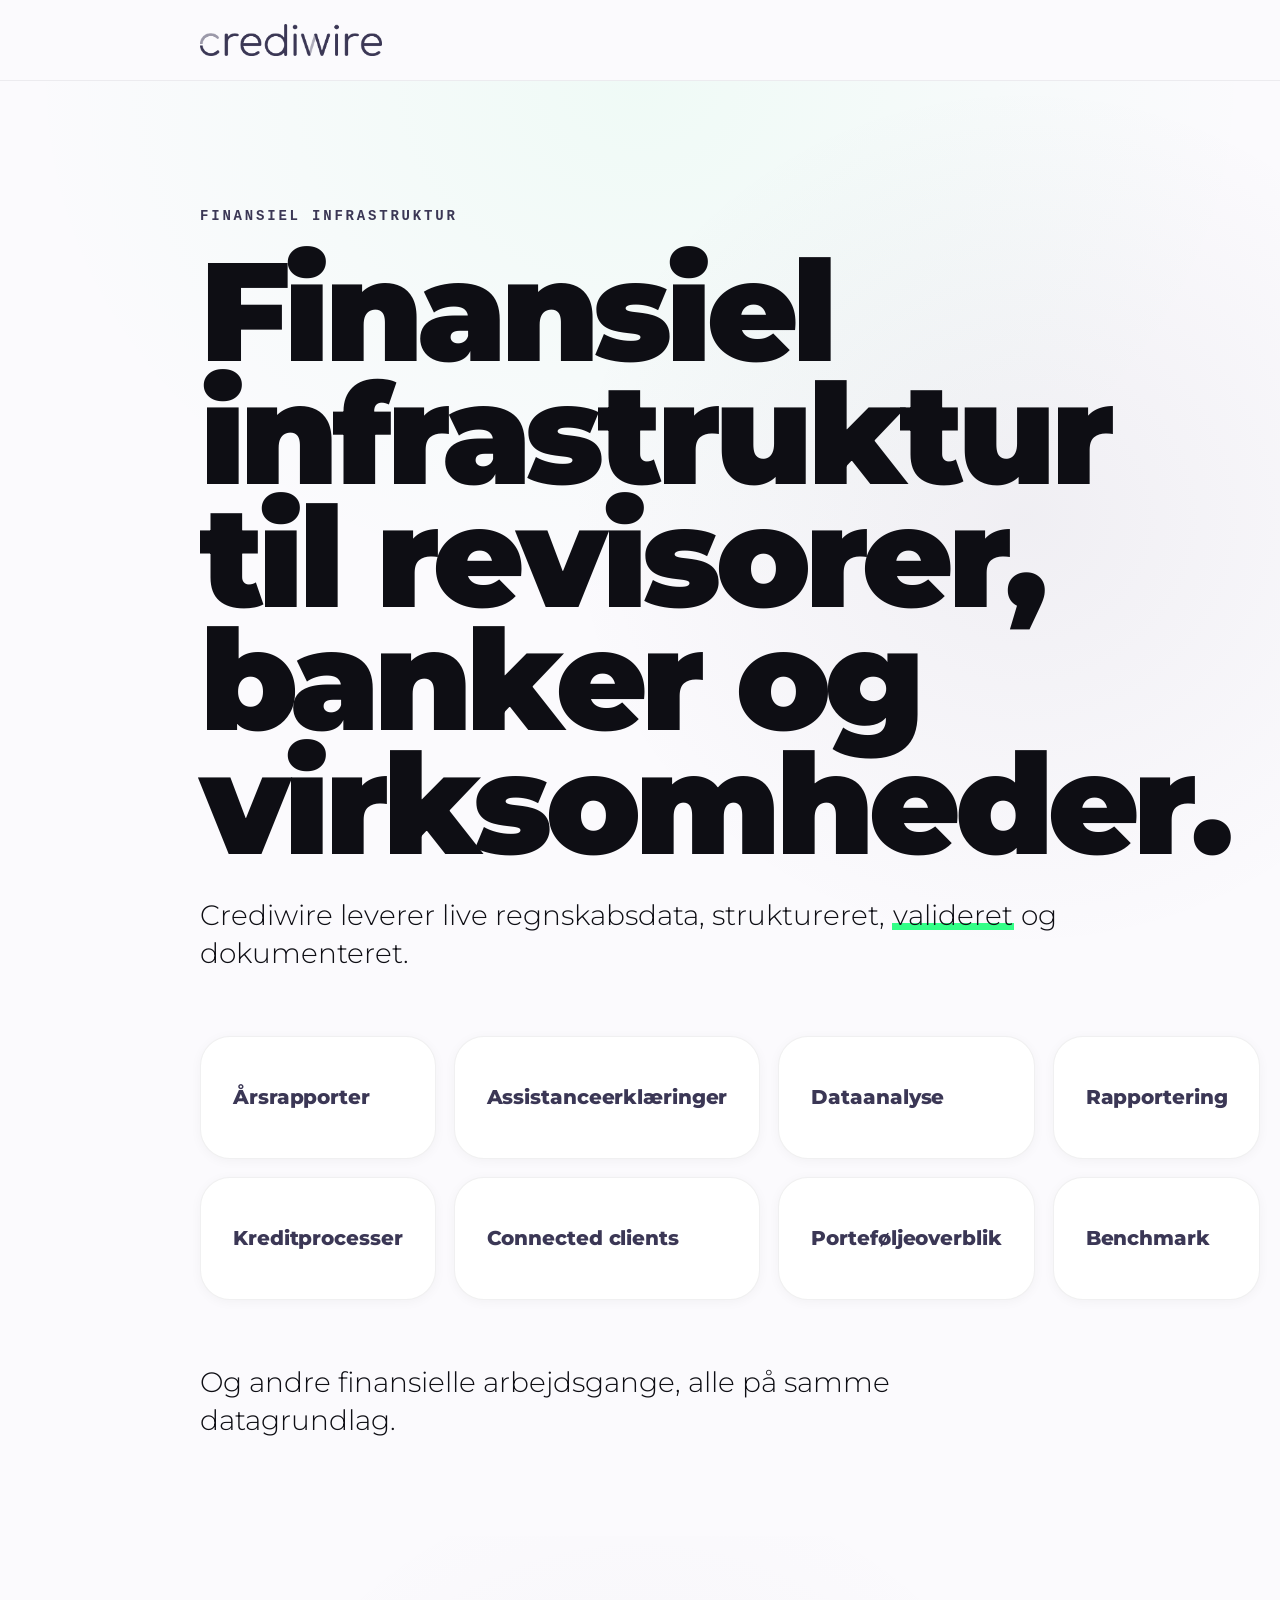
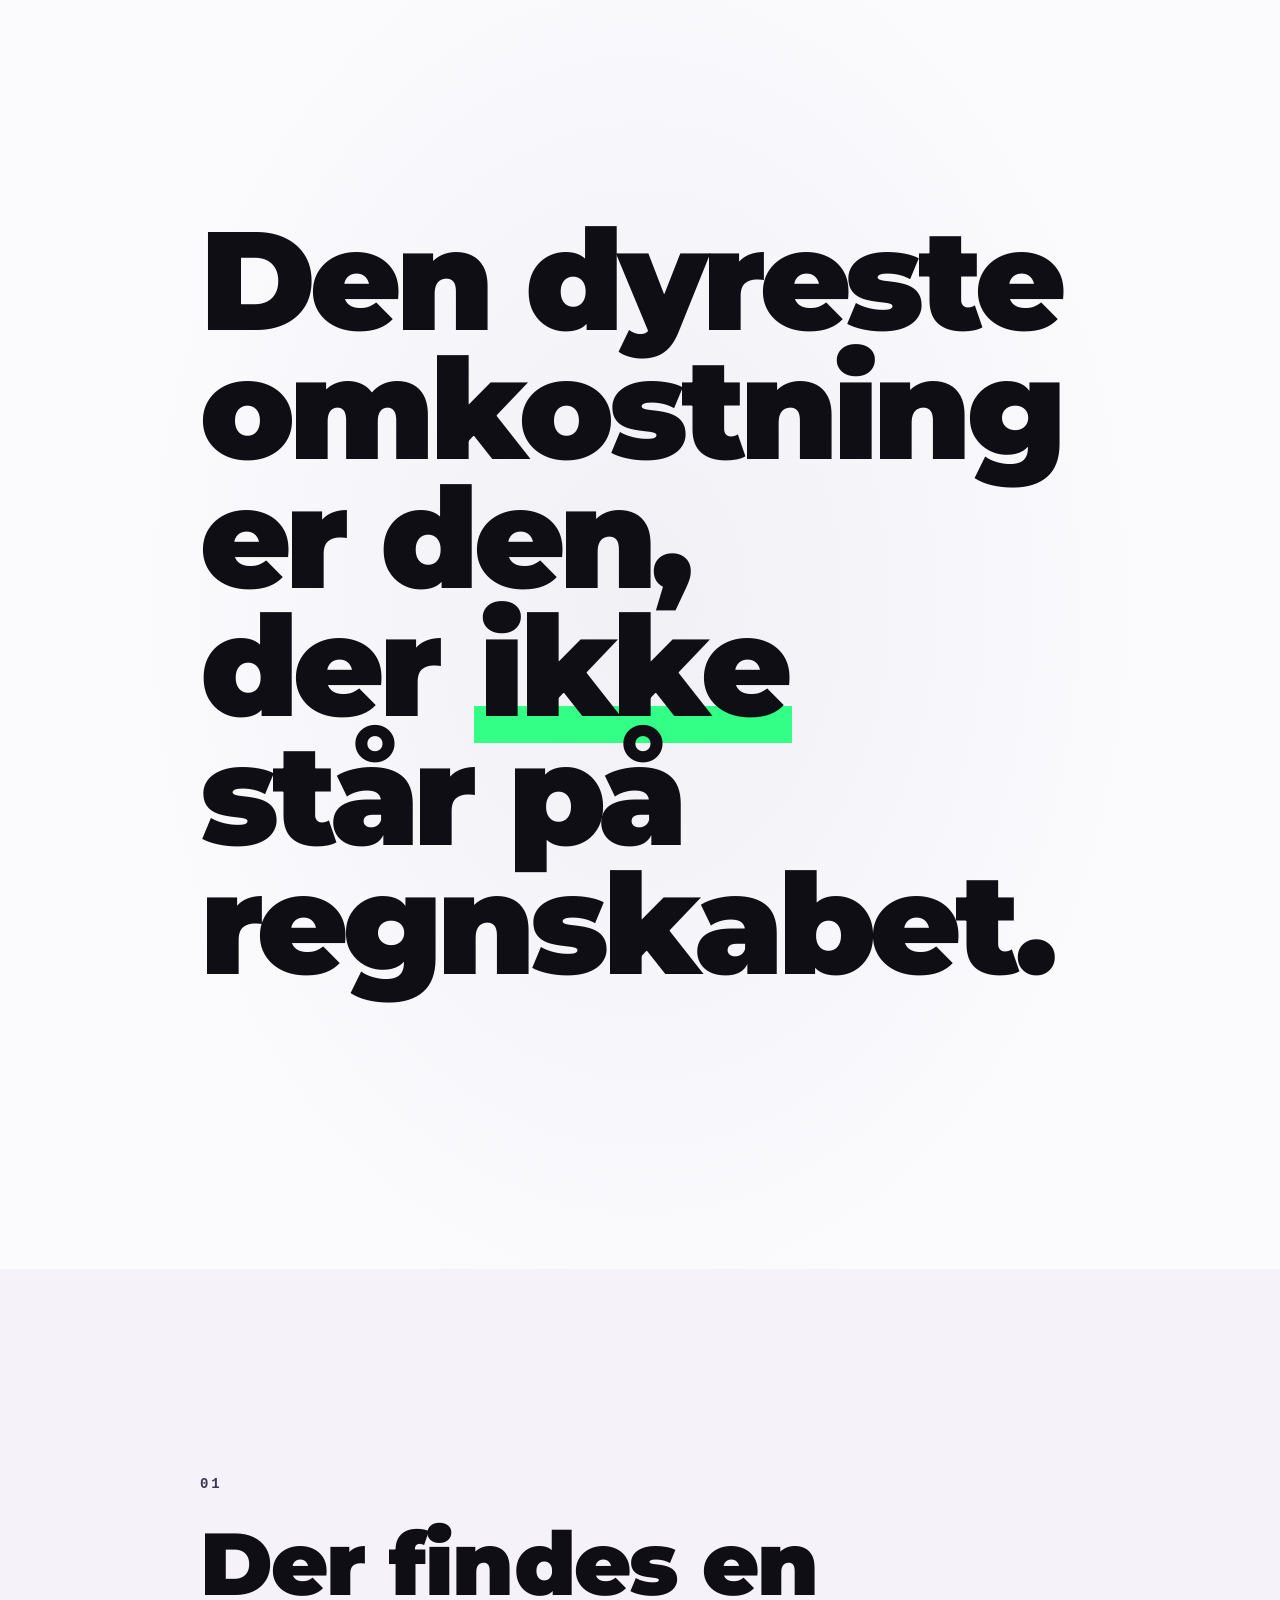
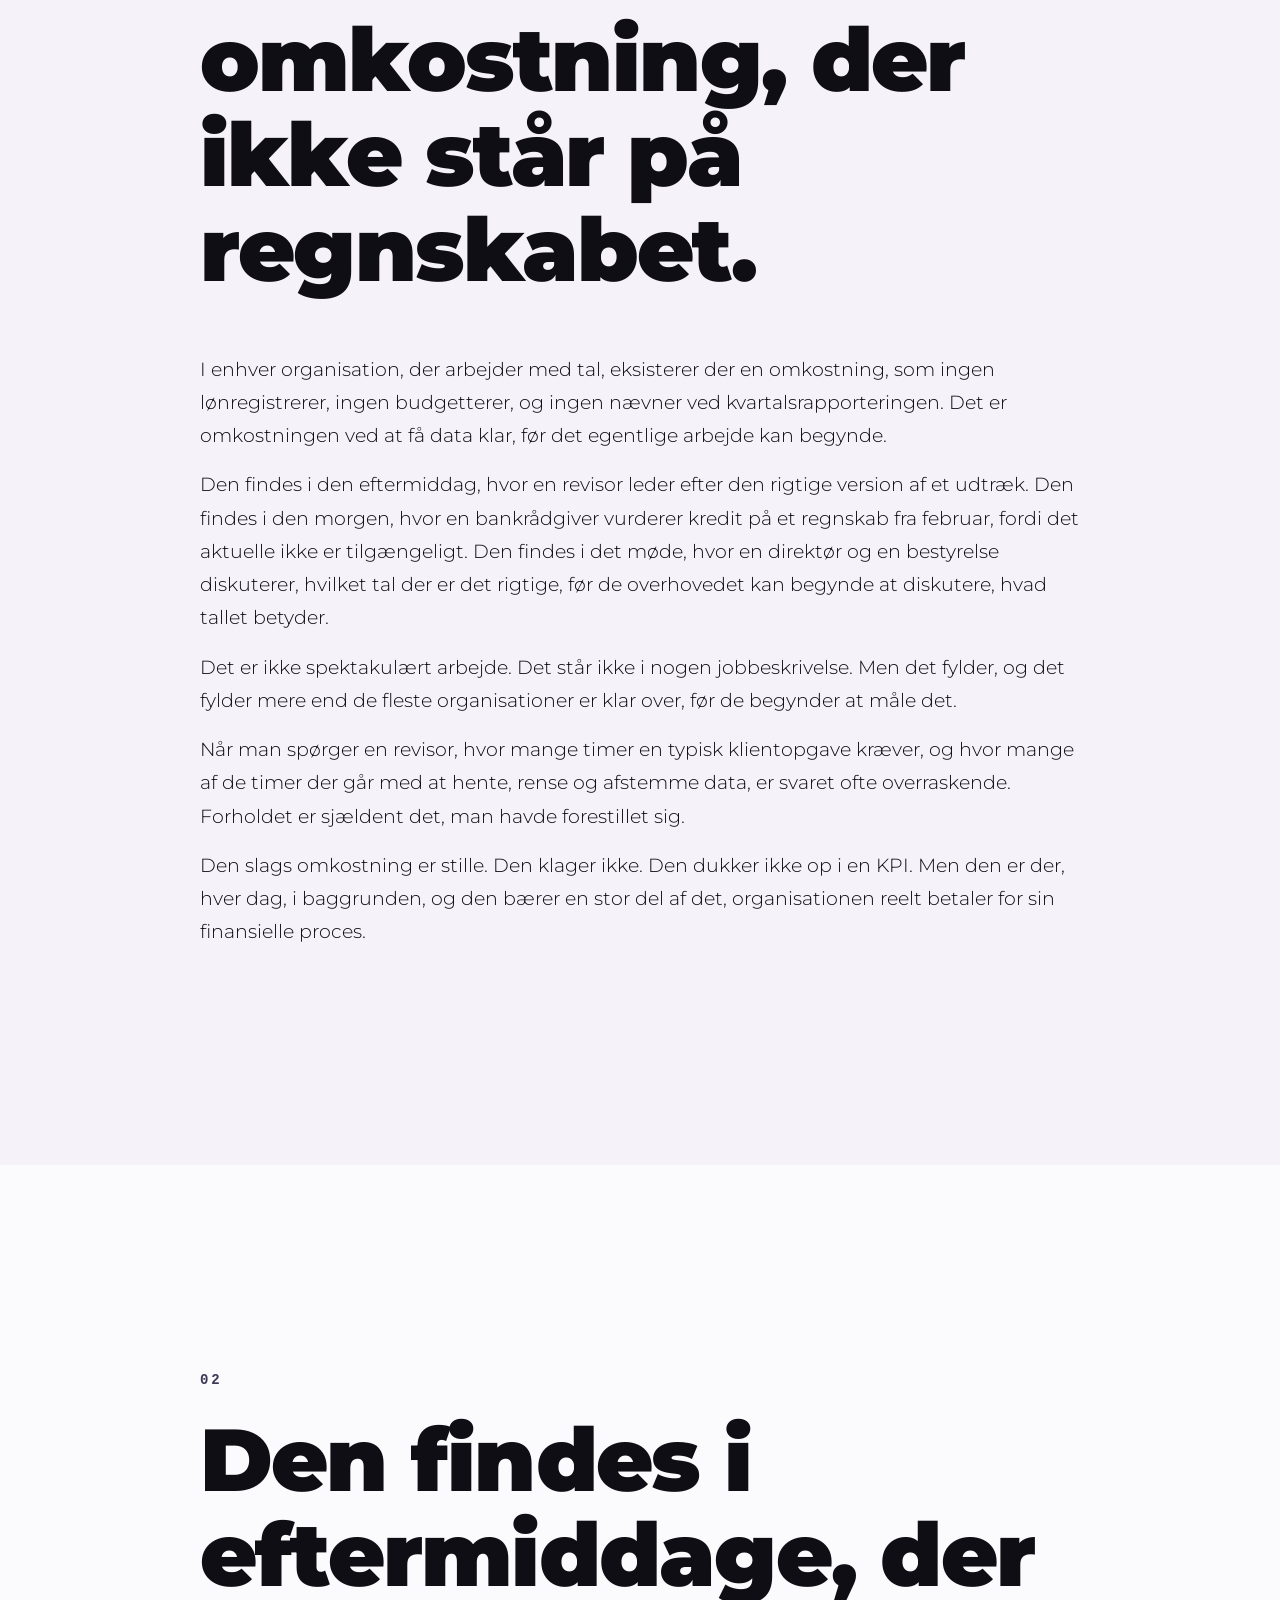
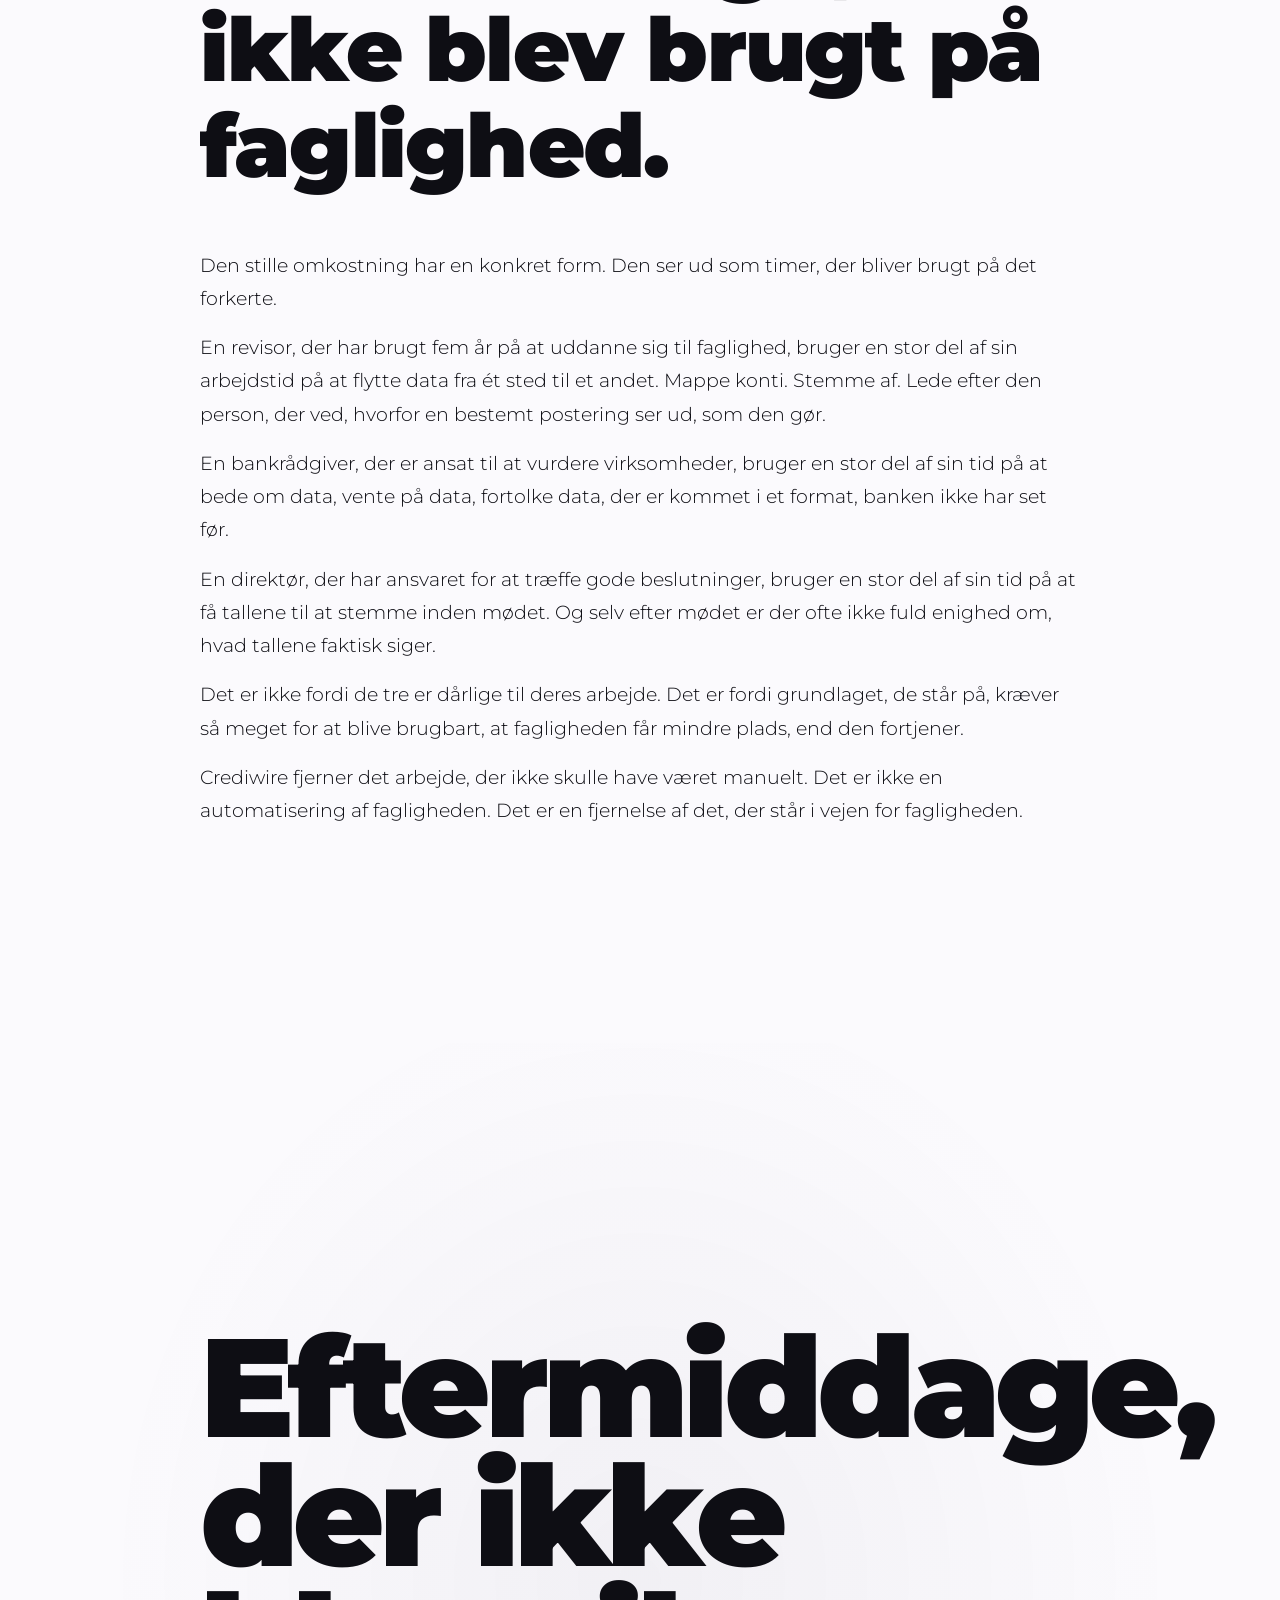
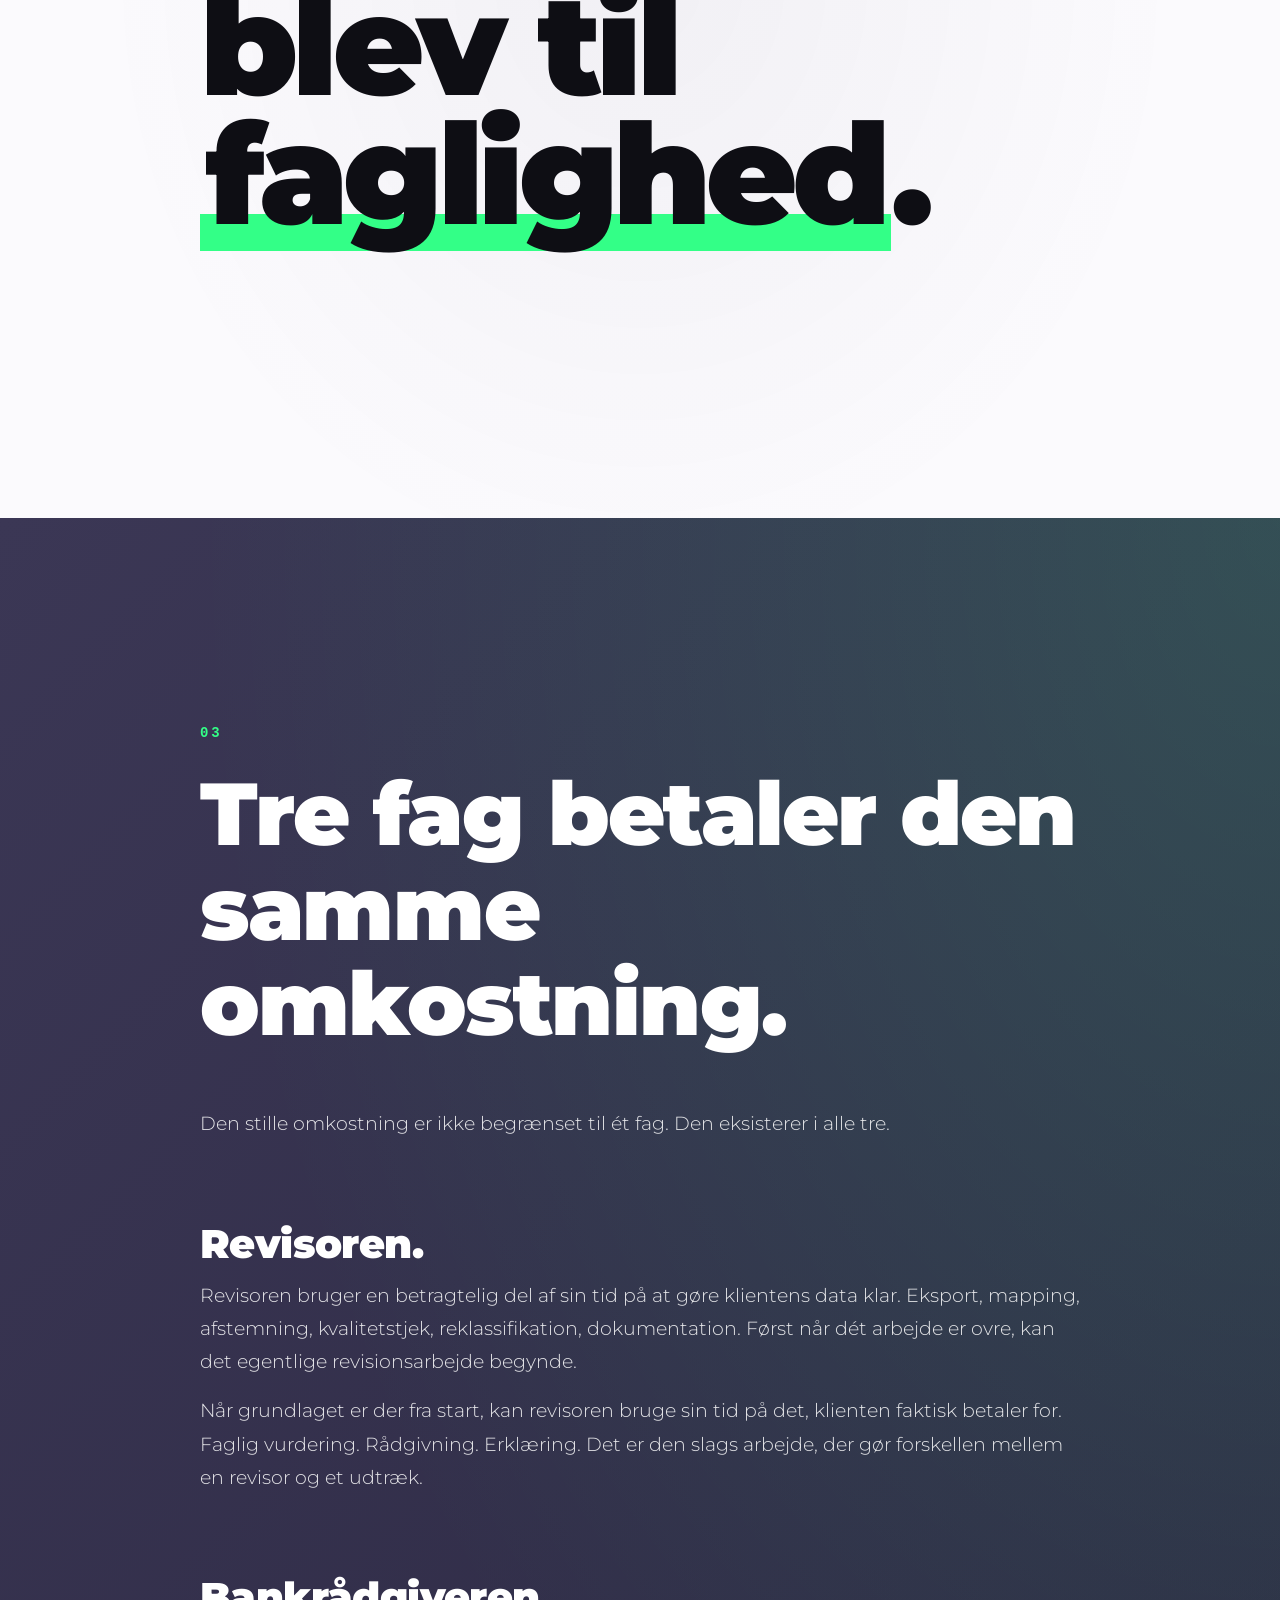
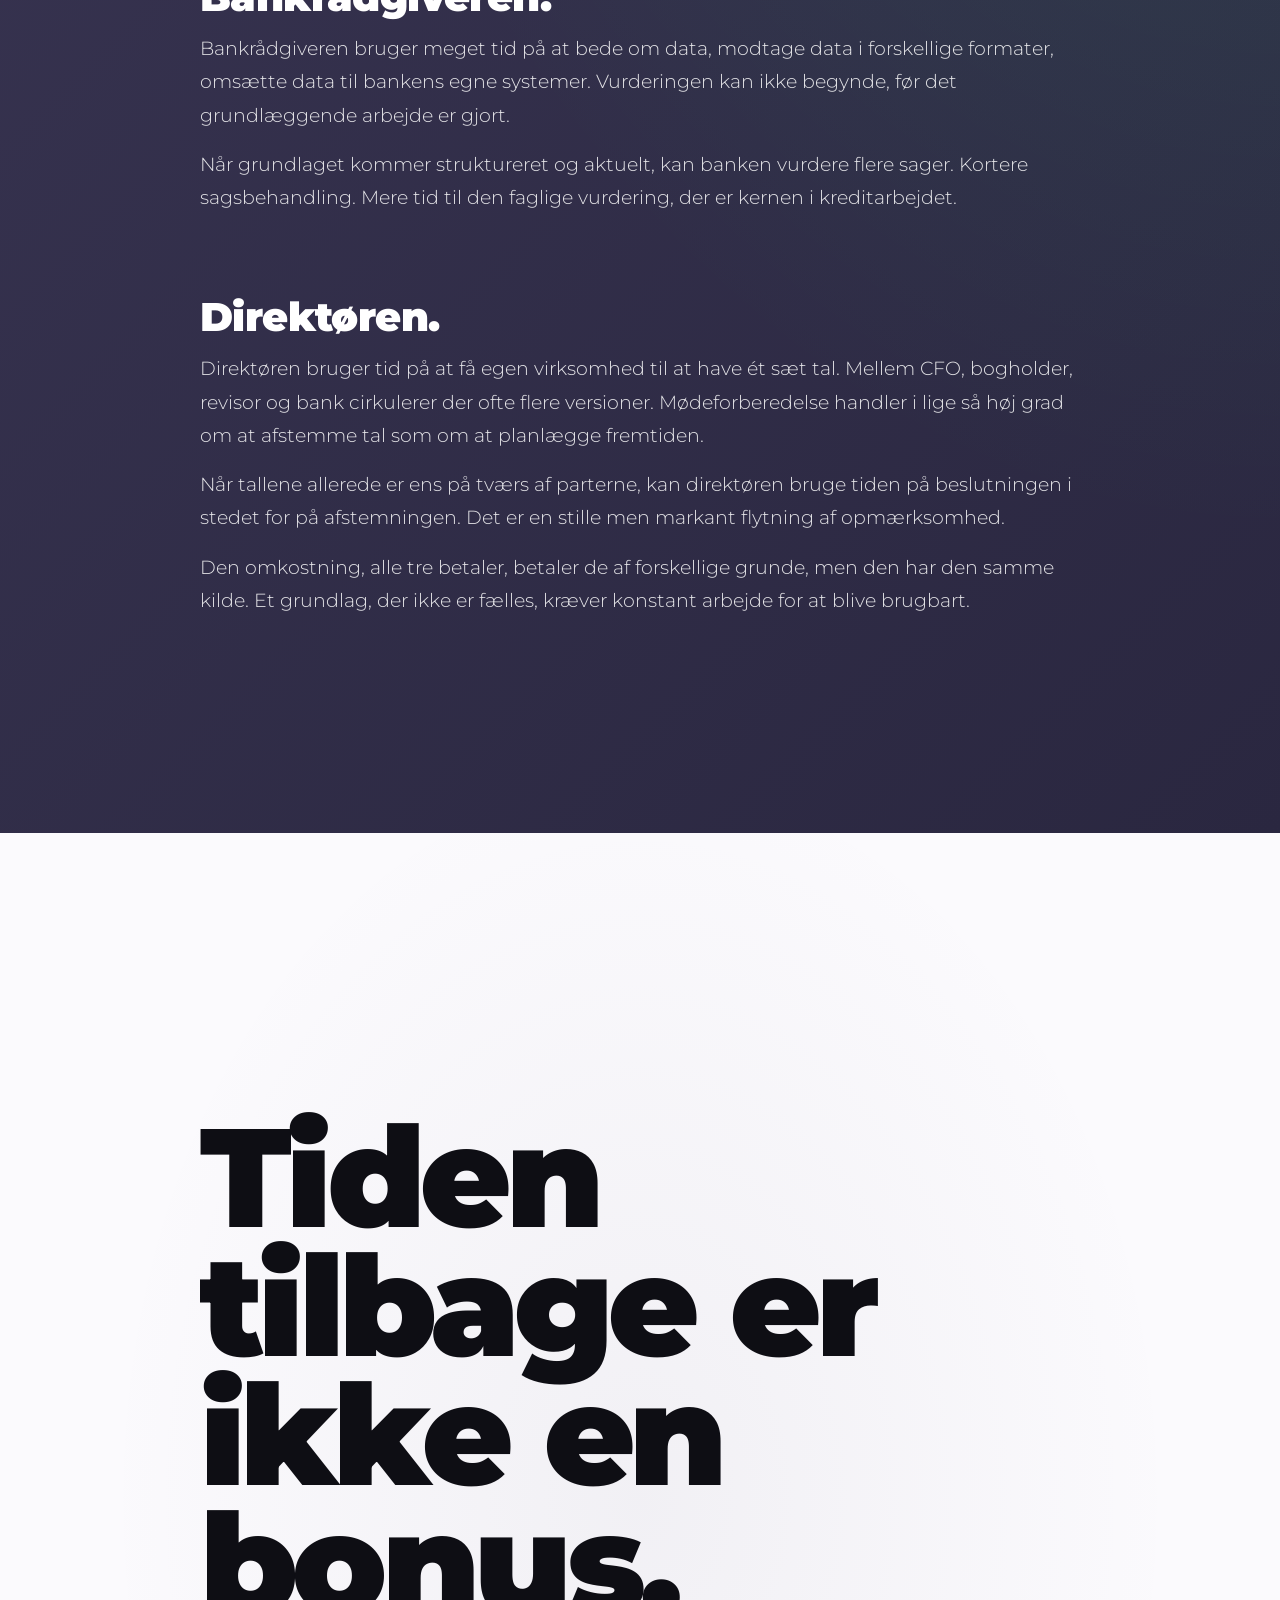
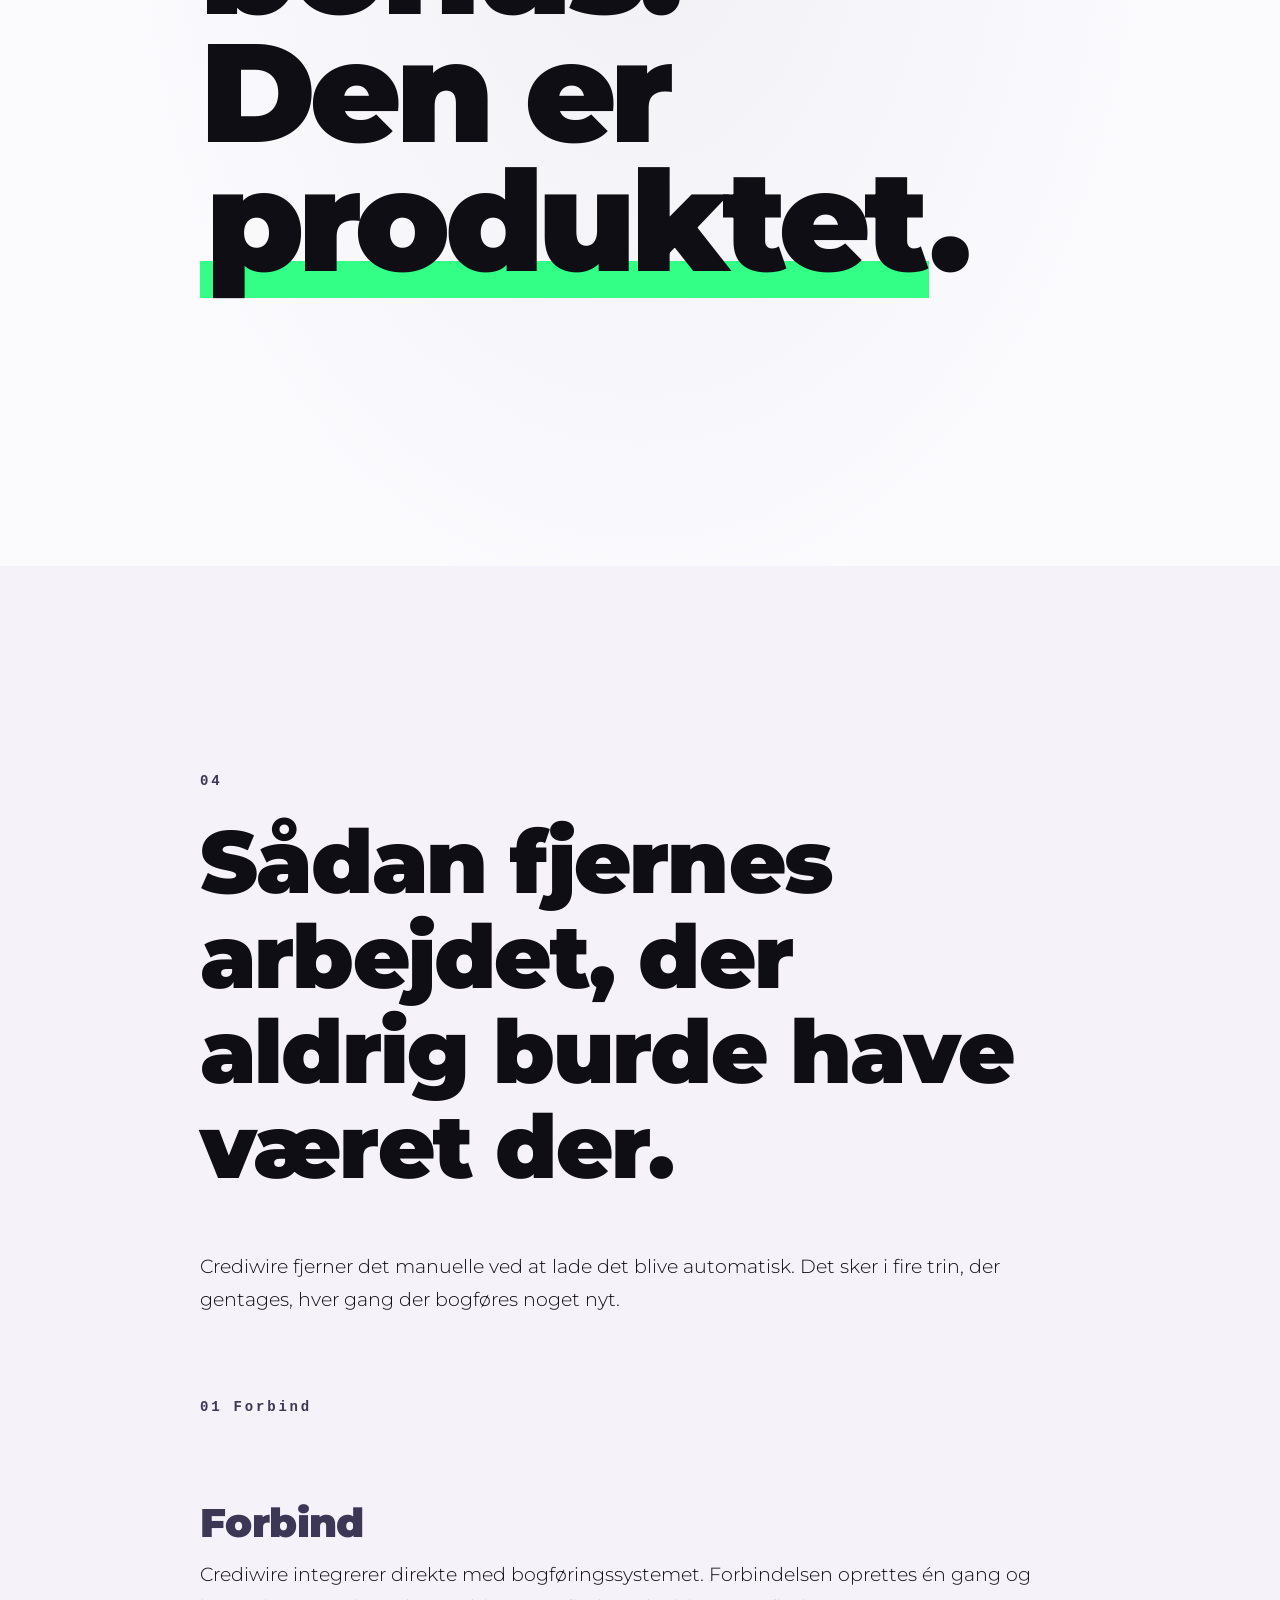
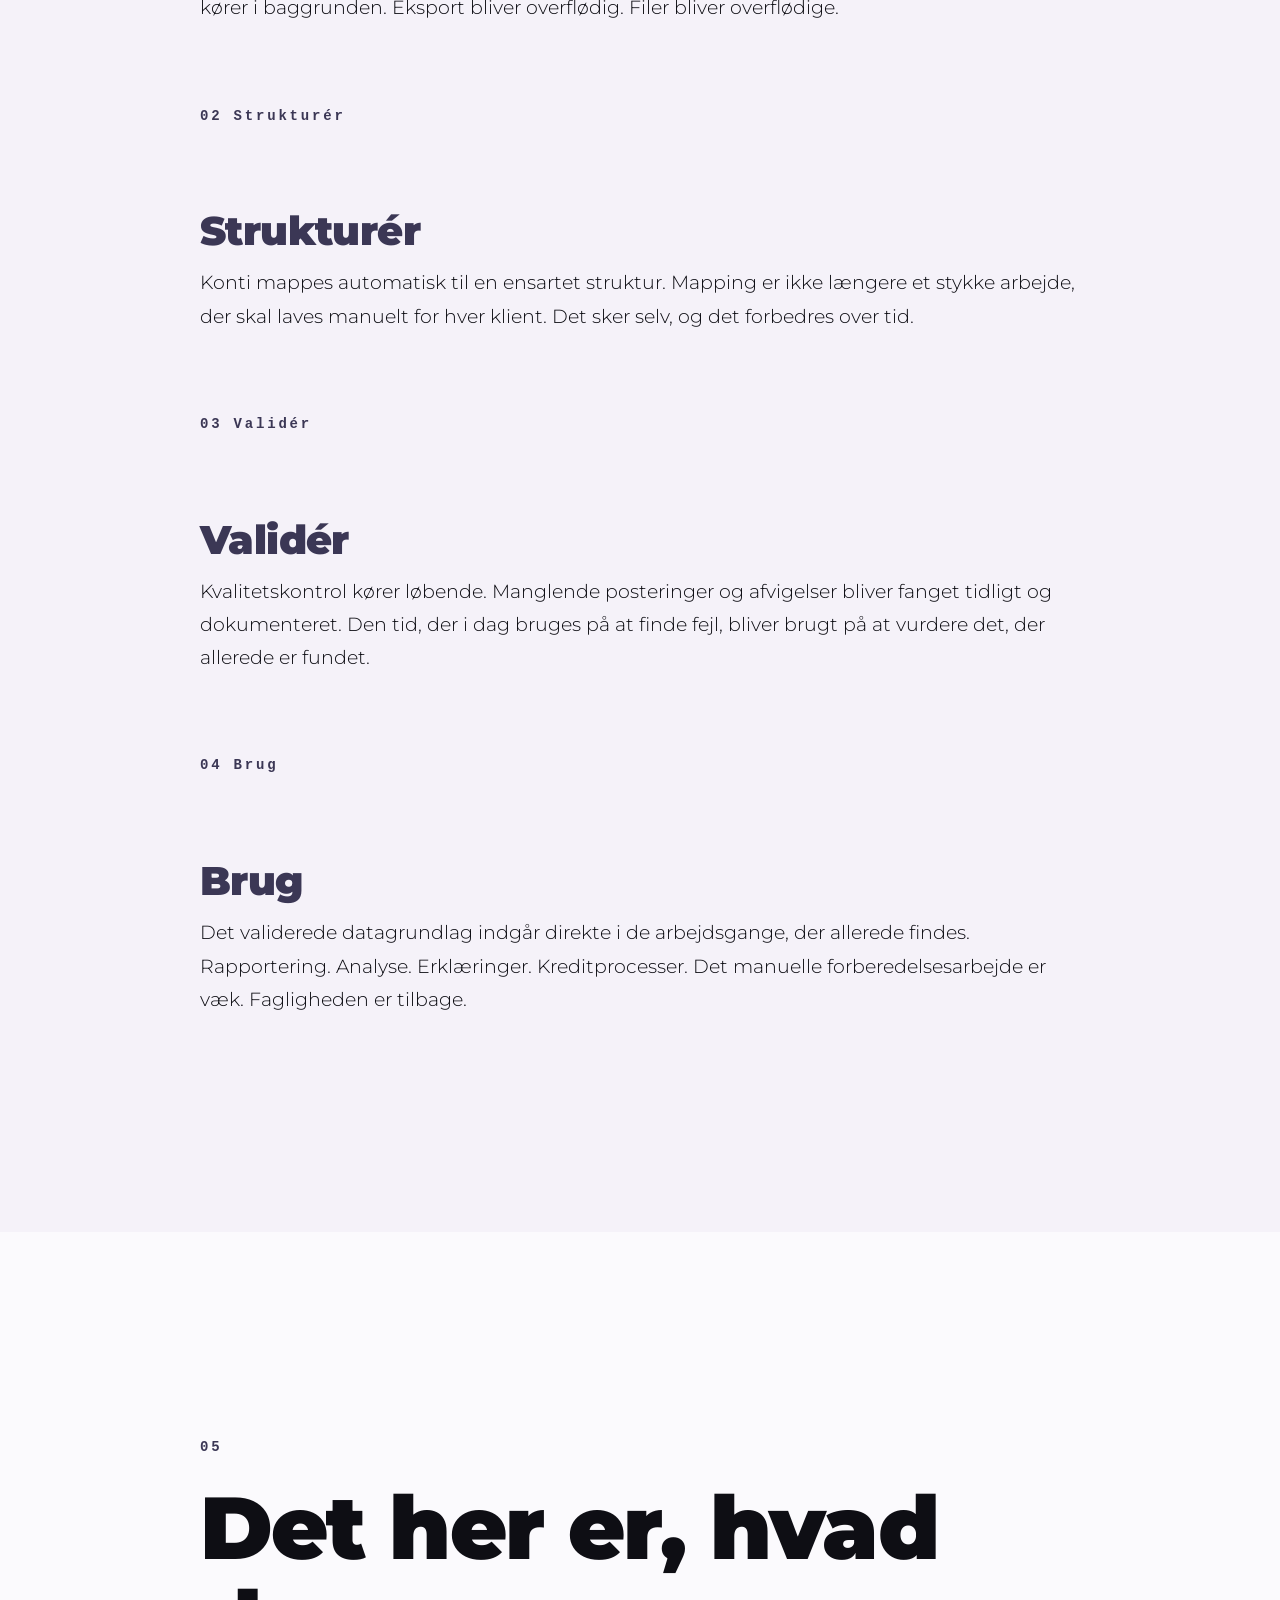
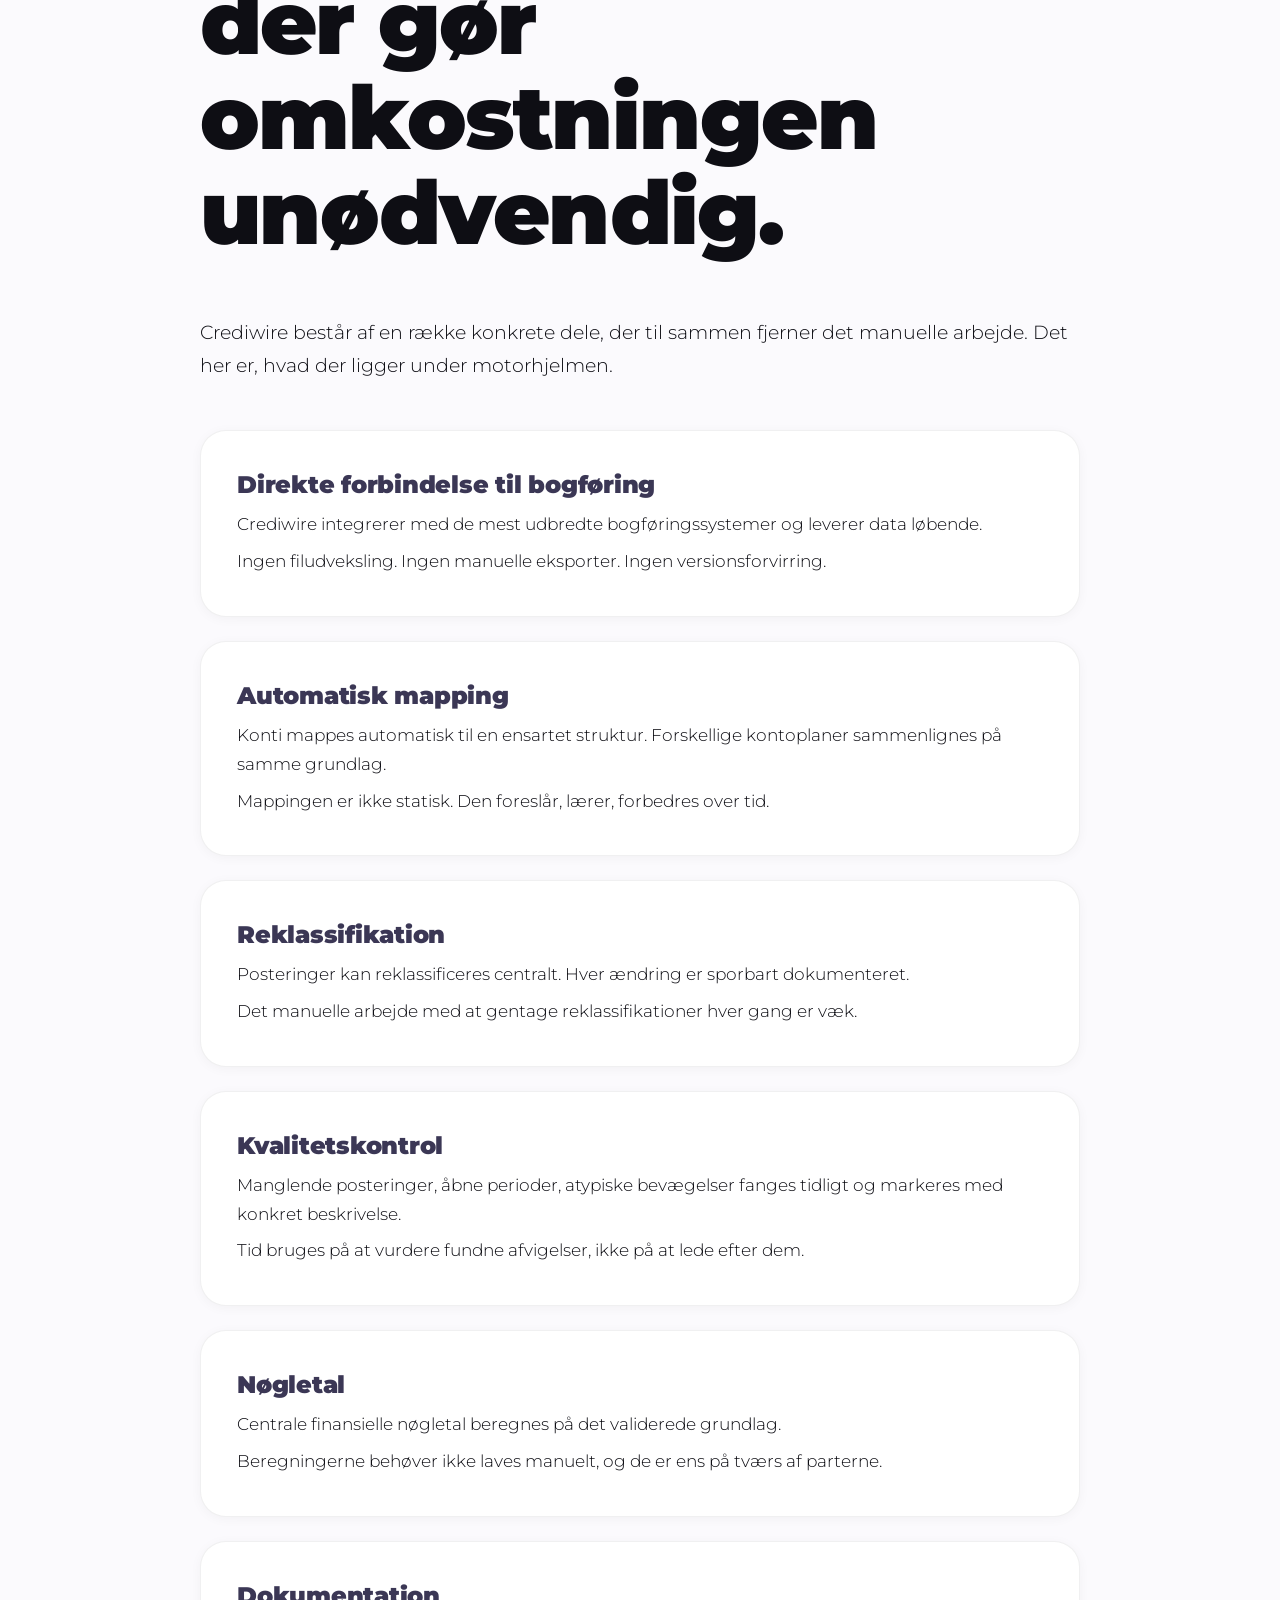
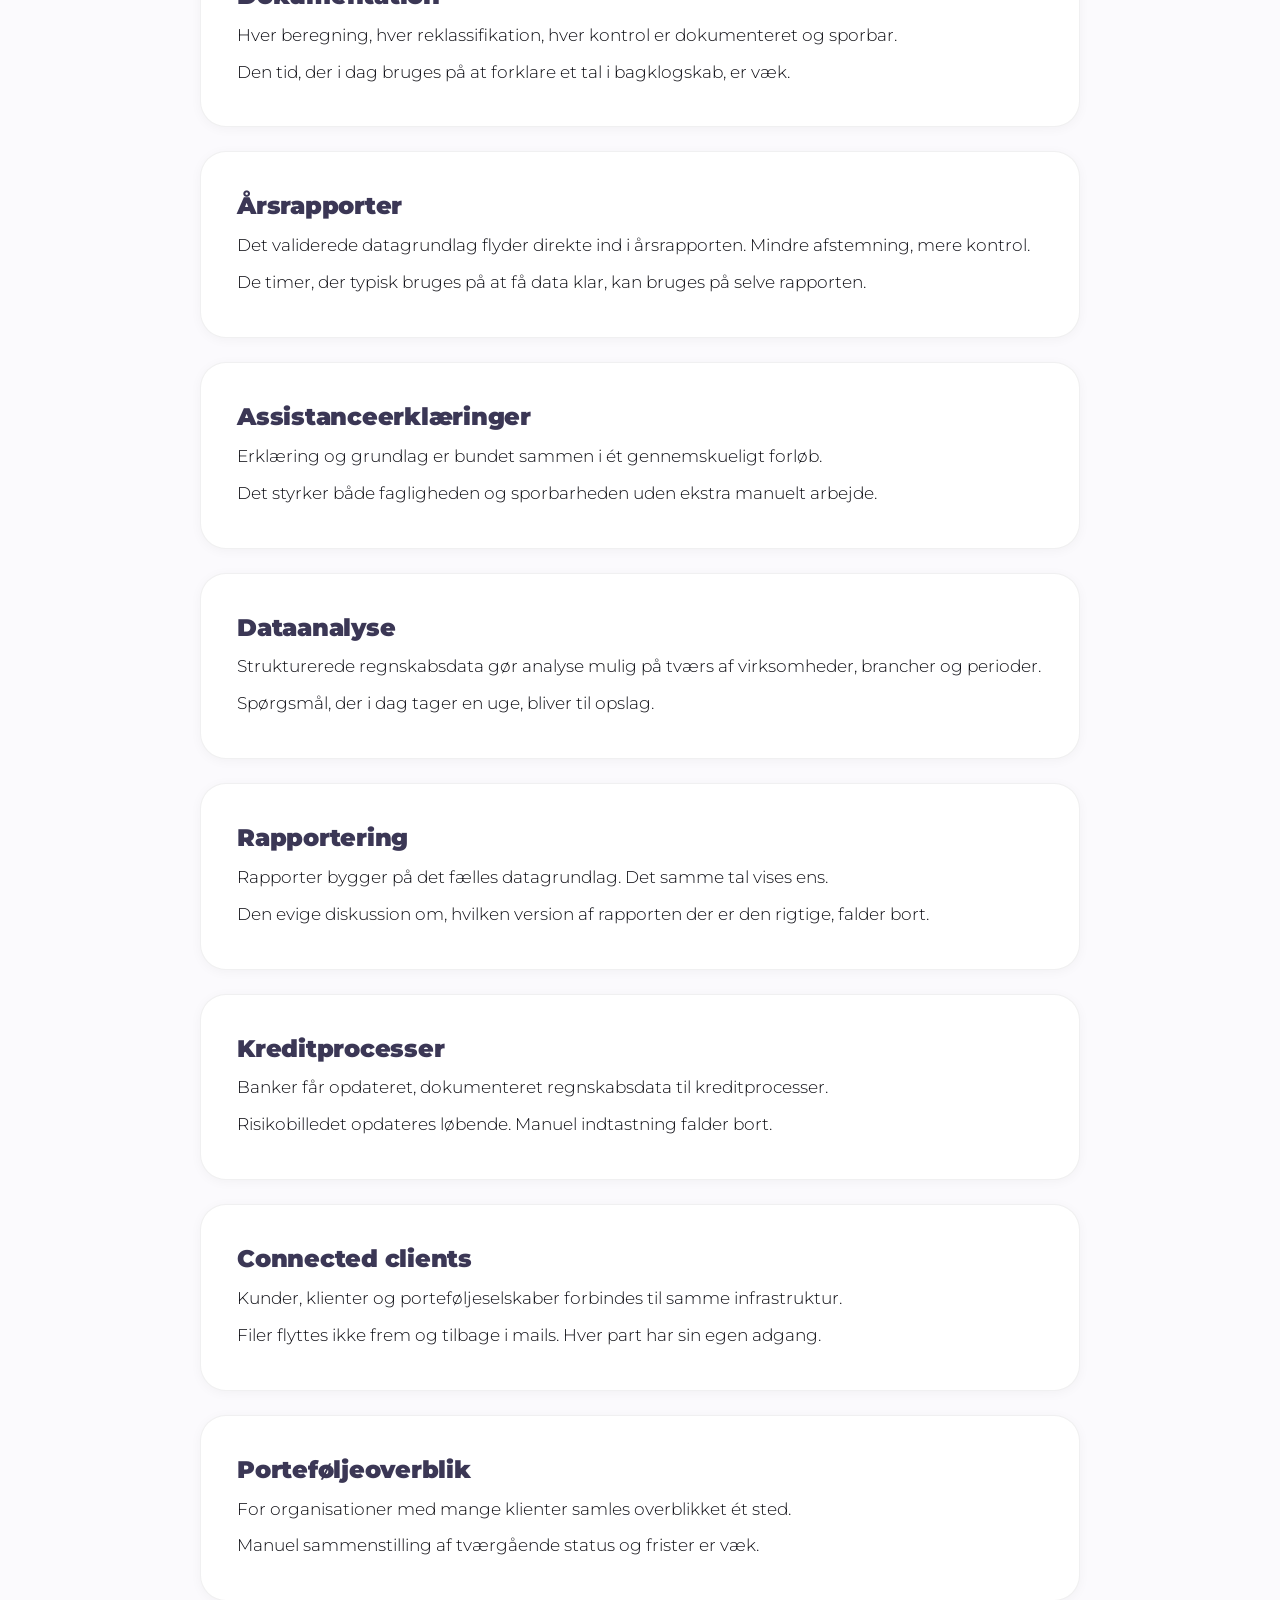
<file: versions/narratives/n4-omkostning.html>
<!doctype html>
<html lang="da">
  <head>
    <meta charset="utf-8">
    <meta name="viewport" content="width=device-width, initial-scale=1">
    <title>Crediwire — N4 / Den stille omkostning</title>
    <link rel="stylesheet" href="shared.css">
  </head>
  <body>
    <header class="site-header">
      <a class="logo" href="../../index.html" aria-label="Crediwire">
        <img src="../../CW_logo_lilla_rgb.png" alt="">
      </a>
      <nav class="nav">
        <a href="#kontakt">Kontakt</a>
        <a href="https://app.crediwire.com/login">Log ind</a>
        <a href="https://app.crediwire.com/register">Registrér</a>
      </nav>
    </header>

    <section class="section hero">
      <div class="inner">
        <span class="label">Finansiel infrastruktur</span>
        <h1>Finansiel infrastruktur til revisorer, banker og virksomheder.</h1>
        <p class="lead">Crediwire leverer live regnskabsdata, struktureret, <span class="hi">valideret</span> og dokumenteret.</p>
        <div class="tile-grid">
          <div class="tile">Årsrapporter</div>
          <div class="tile">Assistanceerklæringer</div>
          <div class="tile">Dataanalyse</div>
          <div class="tile">Rapportering</div>
          <div class="tile">Kreditprocesser</div>
          <div class="tile">Connected clients</div>
          <div class="tile">Porteføljeoverblik</div>
          <div class="tile">Benchmark</div>
        </div>
        <p class="lead">Og andre finansielle arbejdsgange, alle på samme datagrundlag.</p>
      </div>
    </section>

    <div class="stat-wrap"><p class="stat">Den dyreste omkostning er den,<br>der <span class="hi">ikke</span> står på regnskabet.</p></div>

    <section class="section tint">
      <div class="inner">
        <span class="label">01</span>
        <h2>Der findes en omkostning, der ikke står på regnskabet.</h2>
        <p>I enhver organisation, der arbejder med tal, eksisterer der en omkostning, som ingen lønregistrerer, ingen budgetterer, og ingen nævner ved kvartalsrapporteringen. Det er omkostningen ved at få data klar, før det egentlige arbejde kan begynde.</p>
        <p>Den findes i den eftermiddag, hvor en revisor leder efter den rigtige version af et udtræk. Den findes i den morgen, hvor en bankrådgiver vurderer kredit på et regnskab fra februar, fordi det aktuelle ikke er tilgængeligt. Den findes i det møde, hvor en direktør og en bestyrelse diskuterer, hvilket tal der er det rigtige, før de overhovedet kan begynde at diskutere, hvad tallet betyder.</p>
        <p>Det er ikke spektakulært arbejde. Det står ikke i nogen jobbeskrivelse. Men det fylder, og det fylder mere end de fleste organisationer er klar over, før de begynder at måle det.</p>
        <p>Når man spørger en revisor, hvor mange timer en typisk klientopgave kræver, og hvor mange af de timer der går med at hente, rense og afstemme data, er svaret ofte overraskende. Forholdet er sjældent det, man havde forestillet sig.</p>
        <p>Den slags omkostning er stille. Den klager ikke. Den dukker ikke op i en KPI. Men den er der, hver dag, i baggrunden, og den bærer en stor del af det, organisationen reelt betaler for sin finansielle proces.</p>
      </div>
    </section>

    <section class="section">
      <div class="inner">
        <span class="label">02</span>
        <h2>Den findes i eftermiddage, der ikke blev brugt på faglighed.</h2>
        <p>Den stille omkostning har en konkret form. Den ser ud som timer, der bliver brugt på det forkerte.</p>
        <p>En revisor, der har brugt fem år på at uddanne sig til faglighed, bruger en stor del af sin arbejdstid på at flytte data fra ét sted til et andet. Mappe konti. Stemme af. Lede efter den person, der ved, hvorfor en bestemt postering ser ud, som den gør.</p>
        <p>En bankrådgiver, der er ansat til at vurdere virksomheder, bruger en stor del af sin tid på at bede om data, vente på data, fortolke data, der er kommet i et format, banken ikke har set før.</p>
        <p>En direktør, der har ansvaret for at træffe gode beslutninger, bruger en stor del af sin tid på at få tallene til at stemme inden mødet. Og selv efter mødet er der ofte ikke fuld enighed om, hvad tallene faktisk siger.</p>
        <p>Det er ikke fordi de tre er dårlige til deres arbejde. Det er fordi grundlaget, de står på, kræver så meget for at blive brugbart, at fagligheden får mindre plads, end den fortjener.</p>
        <p>Crediwire fjerner det arbejde, der ikke skulle have været manuelt. Det er ikke en automatisering af fagligheden. Det er en fjernelse af det, der står i vejen for fagligheden.</p>
      </div>
    </section>

    <div class="stat-wrap"><p class="stat">Eftermiddage, der ikke blev til <span class="hi">faglighed</span>.</p></div>

    <section class="section lilac">
      <div class="inner">
        <span class="label">03</span>
        <h2>Tre fag betaler den samme omkostning.</h2>
        <p>Den stille omkostning er ikke begrænset til ét fag. Den eksisterer i alle tre.</p>

        <h3>Revisoren.</h3>
        <p>Revisoren bruger en betragtelig del af sin tid på at gøre klientens data klar. Eksport, mapping, afstemning, kvalitetstjek, reklassifikation, dokumentation. Først når dét arbejde er ovre, kan det egentlige revisionsarbejde begynde.</p>
        <p>Når grundlaget er der fra start, kan revisoren bruge sin tid på det, klienten faktisk betaler for. Faglig vurdering. Rådgivning. Erklæring. Det er den slags arbejde, der gør forskellen mellem en revisor og et udtræk.</p>

        <h3>Bankrådgiveren.</h3>
        <p>Bankrådgiveren bruger meget tid på at bede om data, modtage data i forskellige formater, omsætte data til bankens egne systemer. Vurderingen kan ikke begynde, før det grundlæggende arbejde er gjort.</p>
        <p>Når grundlaget kommer struktureret og aktuelt, kan banken vurdere flere sager. Kortere sagsbehandling. Mere tid til den faglige vurdering, der er kernen i kreditarbejdet.</p>

        <h3>Direktøren.</h3>
        <p>Direktøren bruger tid på at få egen virksomhed til at have ét sæt tal. Mellem CFO, bogholder, revisor og bank cirkulerer der ofte flere versioner. Mødeforberedelse handler i lige så høj grad om at afstemme tal som om at planlægge fremtiden.</p>
        <p>Når tallene allerede er ens på tværs af parterne, kan direktøren bruge tiden på beslutningen i stedet for på afstemningen. Det er en stille men markant flytning af opmærksomhed.</p>

        <p>Den omkostning, alle tre betaler, betaler de af forskellige grunde, men den har den samme kilde. Et grundlag, der ikke er fælles, kræver konstant arbejde for at blive brugbart.</p>
      </div>
    </section>

    <div class="stat-wrap"><p class="stat">Tiden tilbage er ikke en bonus.<br>Den er <span class="hi">produktet</span>.</p></div>

    <section class="section tint">
      <div class="inner">
        <span class="label">04</span>
        <h2>Sådan fjernes arbejdet, der aldrig burde have været der.</h2>
        <p>Crediwire fjerner det manuelle ved at lade det blive automatisk. Det sker i fire trin, der gentages, hver gang der bogføres noget nyt.</p>

        <span class="step-num">01 Forbind</span>
        <h3>Forbind</h3>
        <p>Crediwire integrerer direkte med bogføringssystemet. Forbindelsen oprettes én gang og kører i baggrunden. Eksport bliver overflødig. Filer bliver overflødige.</p>

        <span class="step-num">02 Strukturér</span>
        <h3>Strukturér</h3>
        <p>Konti mappes automatisk til en ensartet struktur. Mapping er ikke længere et stykke arbejde, der skal laves manuelt for hver klient. Det sker selv, og det forbedres over tid.</p>

        <span class="step-num">03 Validér</span>
        <h3>Validér</h3>
        <p>Kvalitetskontrol kører løbende. Manglende posteringer og afvigelser bliver fanget tidligt og dokumenteret. Den tid, der i dag bruges på at finde fejl, bliver brugt på at vurdere det, der allerede er fundet.</p>

        <span class="step-num">04 Brug</span>
        <h3>Brug</h3>
        <p>Det validerede datagrundlag indgår direkte i de arbejdsgange, der allerede findes. Rapportering. Analyse. Erklæringer. Kreditprocesser. Det manuelle forberedelsesarbejde er væk. Fagligheden er tilbage.</p>
      </div>
    </section>

    <section class="section">
      <div class="inner">
        <span class="label">05</span>
        <h2>Det her er, hvad der gør omkostningen unødvendig.</h2>
        <p>Crediwire består af en række konkrete dele, der til sammen fjerner det manuelle arbejde. Det her er, hvad der ligger under motorhjelmen.</p>

        <div class="feature-grid">
          <div class="feature-box">
            <h4>Direkte forbindelse til bogføring</h4>
            <p>Crediwire integrerer med de mest udbredte bogføringssystemer og leverer data løbende.</p>
            <p>Ingen filudveksling. Ingen manuelle eksporter. Ingen versionsforvirring.</p>
          </div>
          <div class="feature-box">
            <h4>Automatisk mapping</h4>
            <p>Konti mappes automatisk til en ensartet struktur. Forskellige kontoplaner sammenlignes på samme grundlag.</p>
            <p>Mappingen er ikke statisk. Den foreslår, lærer, forbedres over tid.</p>
          </div>
          <div class="feature-box">
            <h4>Reklassifikation</h4>
            <p>Posteringer kan reklassificeres centralt. Hver ændring er sporbart dokumenteret.</p>
            <p>Det manuelle arbejde med at gentage reklassifikationer hver gang er væk.</p>
          </div>
          <div class="feature-box">
            <h4>Kvalitetskontrol</h4>
            <p>Manglende posteringer, åbne perioder, atypiske bevægelser fanges tidligt og markeres med konkret beskrivelse.</p>
            <p>Tid bruges på at vurdere fundne afvigelser, ikke på at lede efter dem.</p>
          </div>
          <div class="feature-box">
            <h4>Nøgletal</h4>
            <p>Centrale finansielle nøgletal beregnes på det validerede grundlag.</p>
            <p>Beregningerne behøver ikke laves manuelt, og de er ens på tværs af parterne.</p>
          </div>
          <div class="feature-box">
            <h4>Dokumentation</h4>
            <p>Hver beregning, hver reklassifikation, hver kontrol er dokumenteret og sporbar.</p>
            <p>Den tid, der i dag bruges på at forklare et tal i bagklogskab, er væk.</p>
          </div>
          <div class="feature-box">
            <h4>Årsrapporter</h4>
            <p>Det validerede datagrundlag flyder direkte ind i årsrapporten. Mindre afstemning, mere kontrol.</p>
            <p>De timer, der typisk bruges på at få data klar, kan bruges på selve rapporten.</p>
          </div>
          <div class="feature-box">
            <h4>Assistanceerklæringer</h4>
            <p>Erklæring og grundlag er bundet sammen i ét gennemskueligt forløb.</p>
            <p>Det styrker både fagligheden og sporbarheden uden ekstra manuelt arbejde.</p>
          </div>
          <div class="feature-box">
            <h4>Dataanalyse</h4>
            <p>Strukturerede regnskabsdata gør analyse mulig på tværs af virksomheder, brancher og perioder.</p>
            <p>Spørgsmål, der i dag tager en uge, bliver til opslag.</p>
          </div>
          <div class="feature-box">
            <h4>Rapportering</h4>
            <p>Rapporter bygger på det fælles datagrundlag. Det samme tal vises ens.</p>
            <p>Den evige diskussion om, hvilken version af rapporten der er den rigtige, falder bort.</p>
          </div>
          <div class="feature-box">
            <h4>Kreditprocesser</h4>
            <p>Banker får opdateret, dokumenteret regnskabsdata til kreditprocesser.</p>
            <p>Risikobilledet opdateres løbende. Manuel indtastning falder bort.</p>
          </div>
          <div class="feature-box">
            <h4>Connected clients</h4>
            <p>Kunder, klienter og porteføljeselskaber forbindes til samme infrastruktur.</p>
            <p>Filer flyttes ikke frem og tilbage i mails. Hver part har sin egen adgang.</p>
          </div>
          <div class="feature-box">
            <h4>Porteføljeoverblik</h4>
            <p>For organisationer med mange klienter samles overblikket ét sted.</p>
            <p>Manuel sammenstilling af tværgående status og frister er væk.</p>
          </div>
          <div class="feature-box">
            <h4>Benchmark</h4>
            <p>Virksomheder benchmarkes mod brancher og peers på sammenligneligt grundlag.</p>
            <p>Det manuelle arbejde med at indsamle og normalisere sammenligningsdata er væk.</p>
          </div>
          <div class="feature-box">
            <h4>Sikkerhed</h4>
            <p>Dansk og europæisk regulering. Rollebaserede adgange. Krypteret transport og opbevaring.</p>
            <p>Databehandleraftaler på plads. Det manuelle papirarbejde er minimeret.</p>
          </div>
        </div>
      </div>
    </section>

    <div class="stat-wrap"><p class="stat">Det arbejde, der aldrig<br>burde have været der.</p></div>

    <section class="section tint">
      <div class="inner">
        <span class="label">06</span>
        <h2>Hvad der følger, når omkostningen forsvinder.</h2>
        <p>Når den stille omkostning fjernes, ændrer der sig tre ting i den organisation, der har båret den. Det er ikke marketinglove. Det er det, der typisk sker, når faglighed igen får plads.</p>

        <h3>Omsætning.</h3>
        <p>Når kvalitet og kapacitet stiger, kan revisorer levere mere til flere. Banker kan vurdere flere sager med samme bemanding. Virksomheder kan handle på deres data, mens de stadig er aktuelle.</p>
        <p>Det er vækst gennem bedre infrastruktur, ikke gennem flere ressourcer.</p>

        <h3>Omkostninger.</h3>
        <p>Når den manuelle del af arbejdet er væk, falder den samlede omkostning ved finansielle processer. Afstemninger, udtræk, manuelle kontroller, der ikke skaber værdi, bliver overflødige.</p>
        <p>Det er den slags omkostningsreduktion, der ikke kommer fra at fyre folk. Den kommer fra at lade folk gøre det, de er ansat til.</p>

        <h3>Compliance.</h3>
        <p>Når processer er ensartede og dokumenterede, bliver det let at vise, hvad der er gjort. Til revision. Til myndigheder. Til ledelsen.</p>
        <p>Reguleringen bliver ikke mindre kompliceret. Den bliver mere. Crediwire er det grundlag, compliance-arbejdet kan bygges på.</p>
      </div>
    </section>

    <section class="section">
      <div class="inner">
        <span class="label">07</span>
        <h2>Den faktiske gevinst er kvalitet.</h2>
        <p>Når den stille omkostning forsvinder, er det første, der bliver synligt, tid. Det er let at se. Det er let at måle.</p>
        <p>Men tid er ikke den faktiske gevinst. Det er kvalitet.</p>
        <p>Når en dygtig fagperson får tiden tilbage til fagligheden, bliver arbejdet bedre. Vurderinger bliver mere præcise. Rådgivningen bliver mere relevant. Beslutninger får et stærkere grundlag.</p>
        <p>Det er den faktiske gevinst. Tiden er bare målestokken. Kvaliteten er det, der bliver tilbage, når omkostningen er væk.</p>
        <p>Det er det, vi bygger.</p>
      </div>
    </section>

    <div class="stat-wrap"><p class="stat">Kvalitet er det,<br>der bliver tilbage.</p></div>

    <section class="section tint cta" id="kontakt">
      <div class="inner">
        <span class="label">08</span>
        <h2>Skal vi se det på jeres data?</h2>
        <p>Skriv eller ring. Vi viser gerne, hvor den stille omkostning ligger i jeres arbejde, og hvordan den kan fjernes.</p>
        <p>Vi tager den fra start. På jeres data, med jeres systemer, i jeres processer. En konkret samtale om jeres virkelighed.</p>
        <a class="contact" href="mailto:info@crediwire.com">Skriv til os</a>
      </div>
    </section>

    <footer class="site-footer">
      <div class="grid">
        <div class="info">
          <p>Crediwire ApS</p>
          <p>CVR: 37264628</p>
          <p>Gothersgade 14, 1123 København K</p>
          <p><a href="mailto:info@crediwire.com">info@crediwire.com</a></p>
          <p><a href="tel:+4591540965">+45 91 54 09 65</a></p>
        </div>
        <nav>
          <a href="https://www.crediwire.dk/data-processing-agreement">Databehandleraftale</a>
          <a href="https://www.crediwire.dk/cookie-policy">Cookiepolitik</a>
          <a href="https://www.crediwire.dk/privacy-policy">Persondatapolitik</a>
          <a href="https://www.crediwire.dk/terms-and-conditions">Vilkår og betingelser</a>
        </nav>
      </div>
    </footer>
  </body>
</html>
</file>
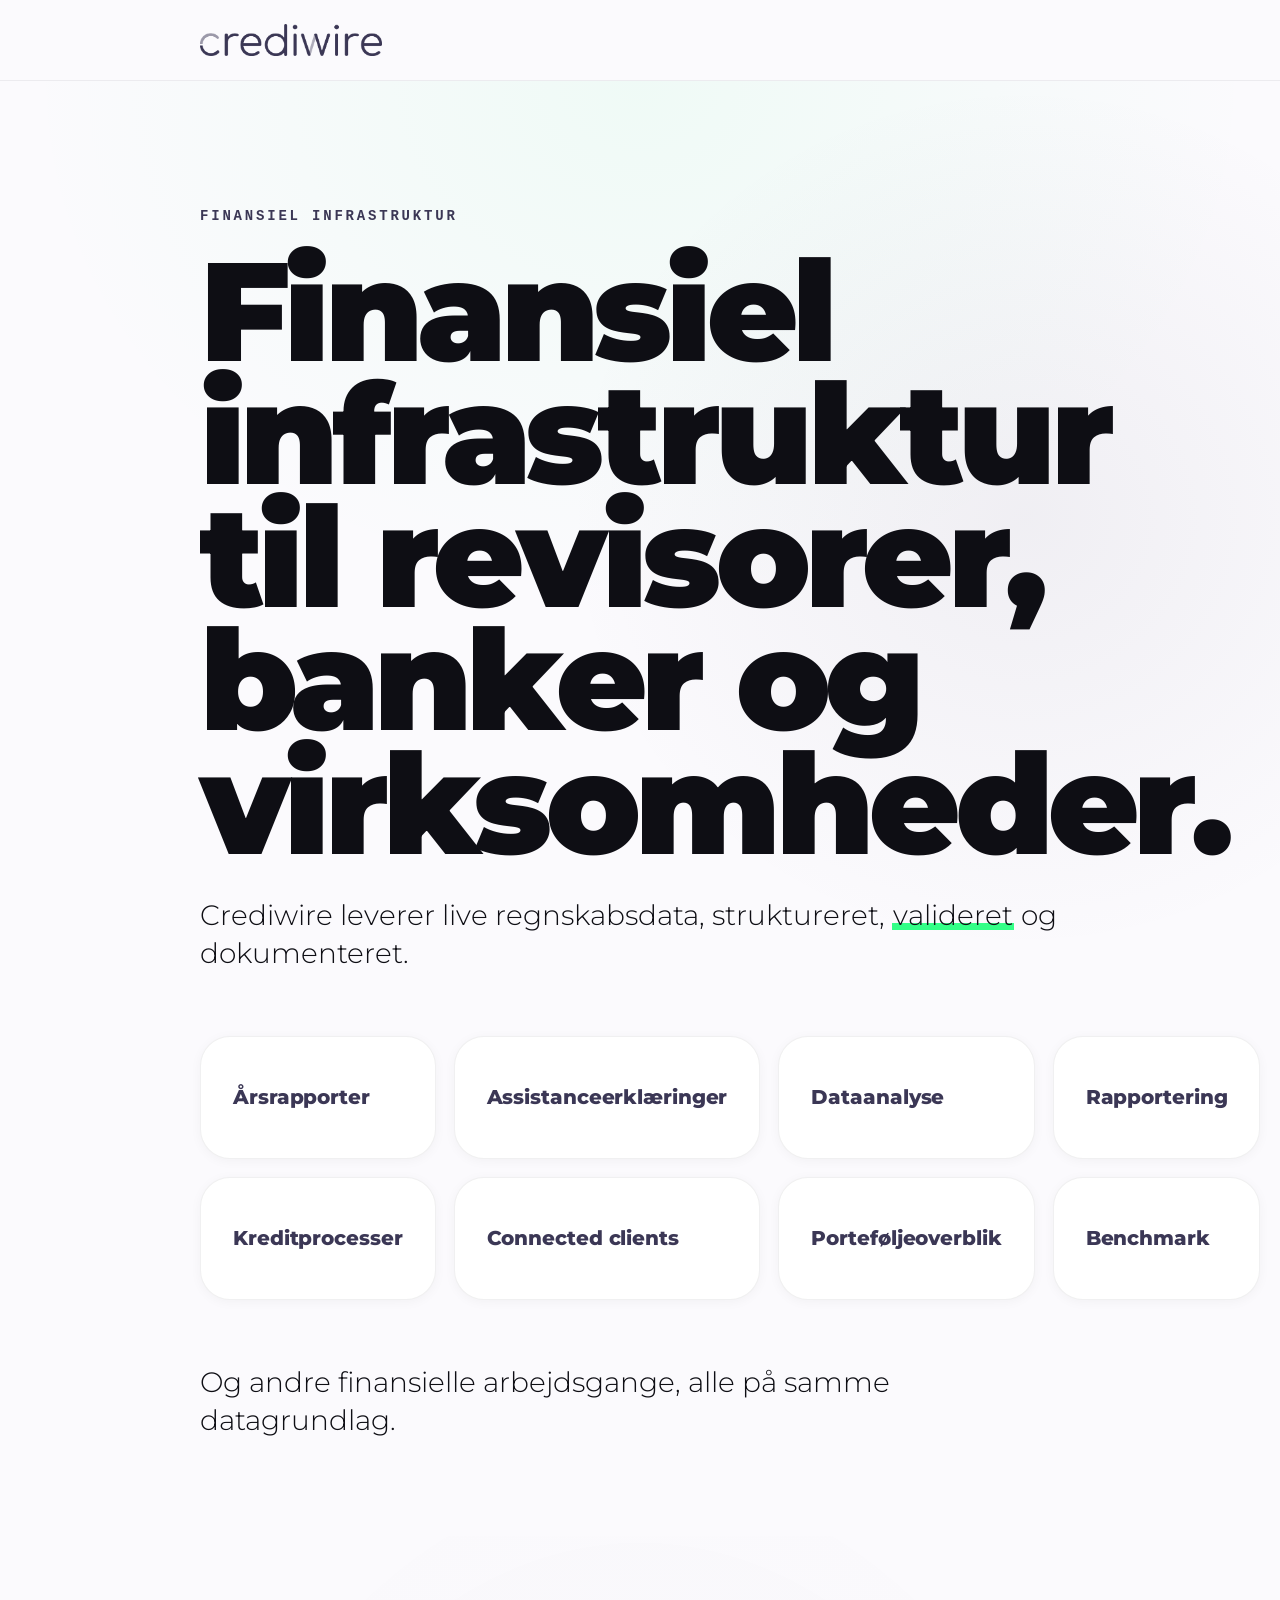
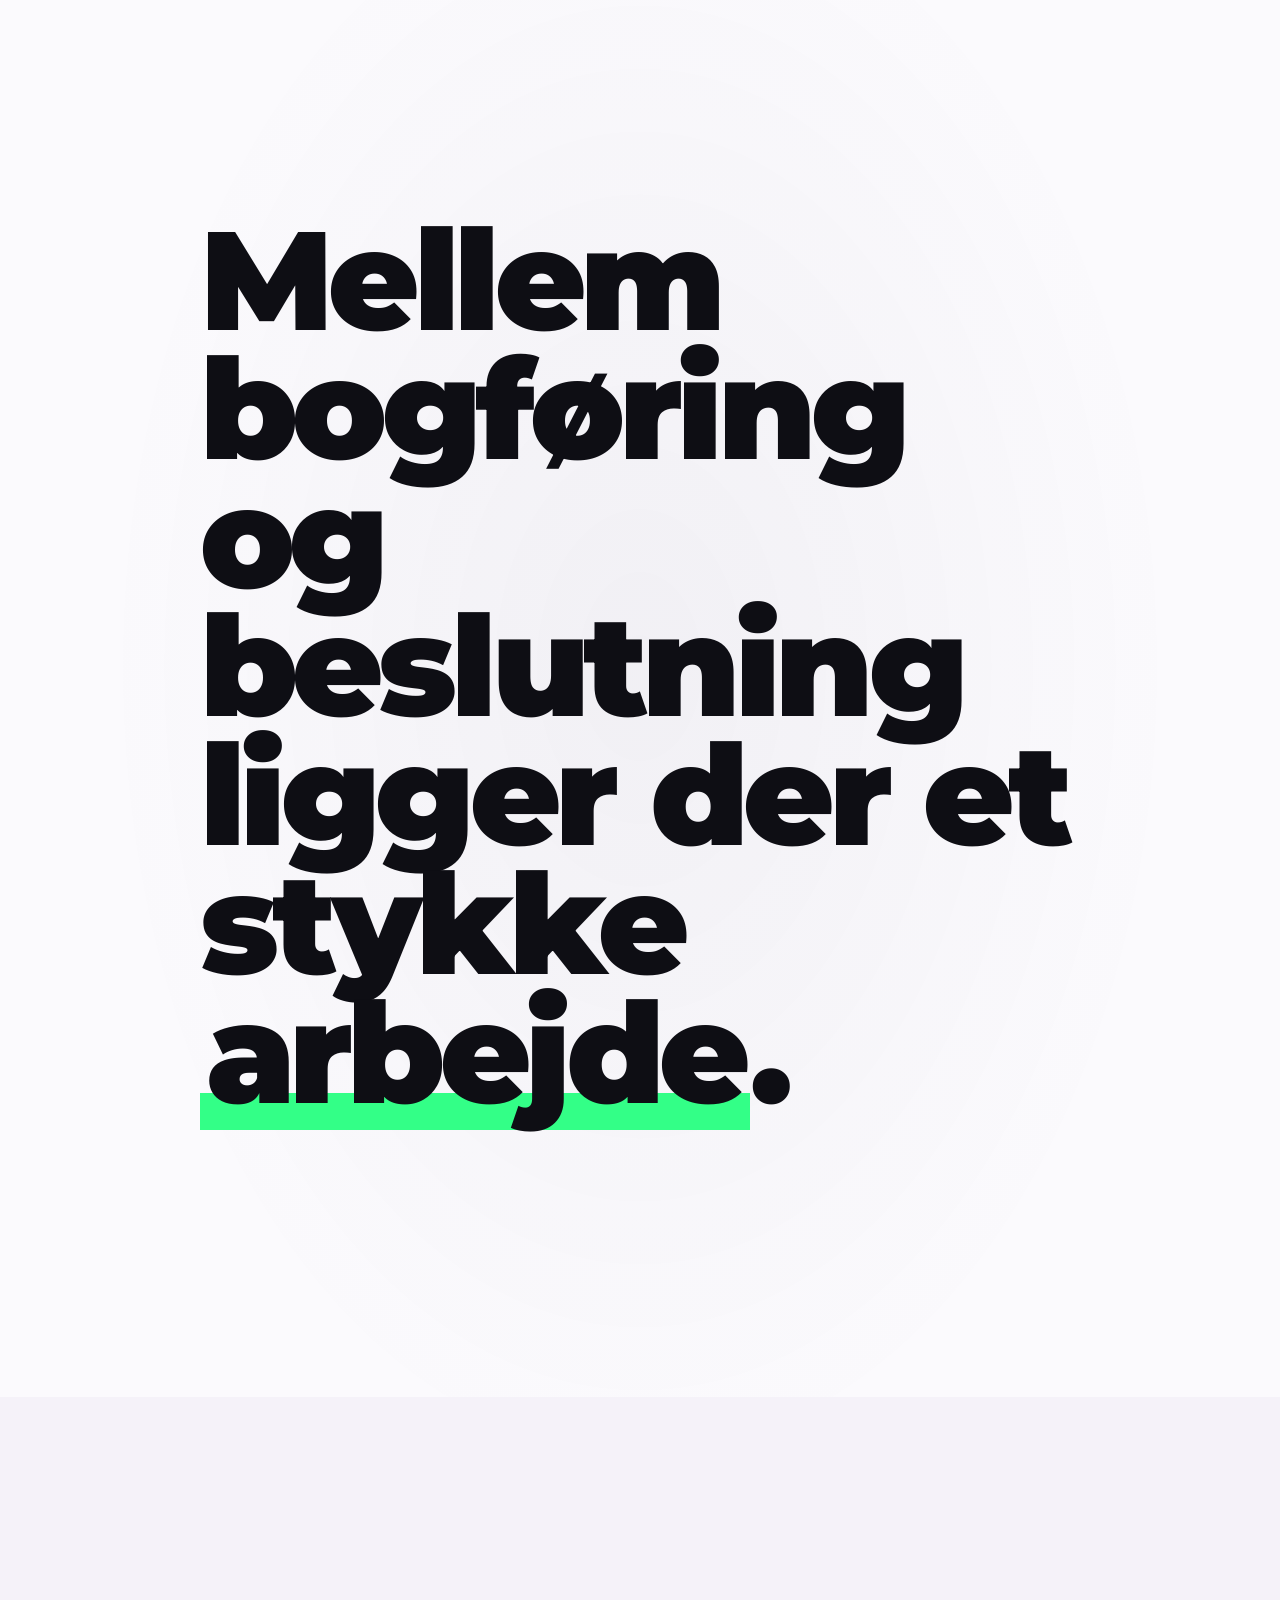
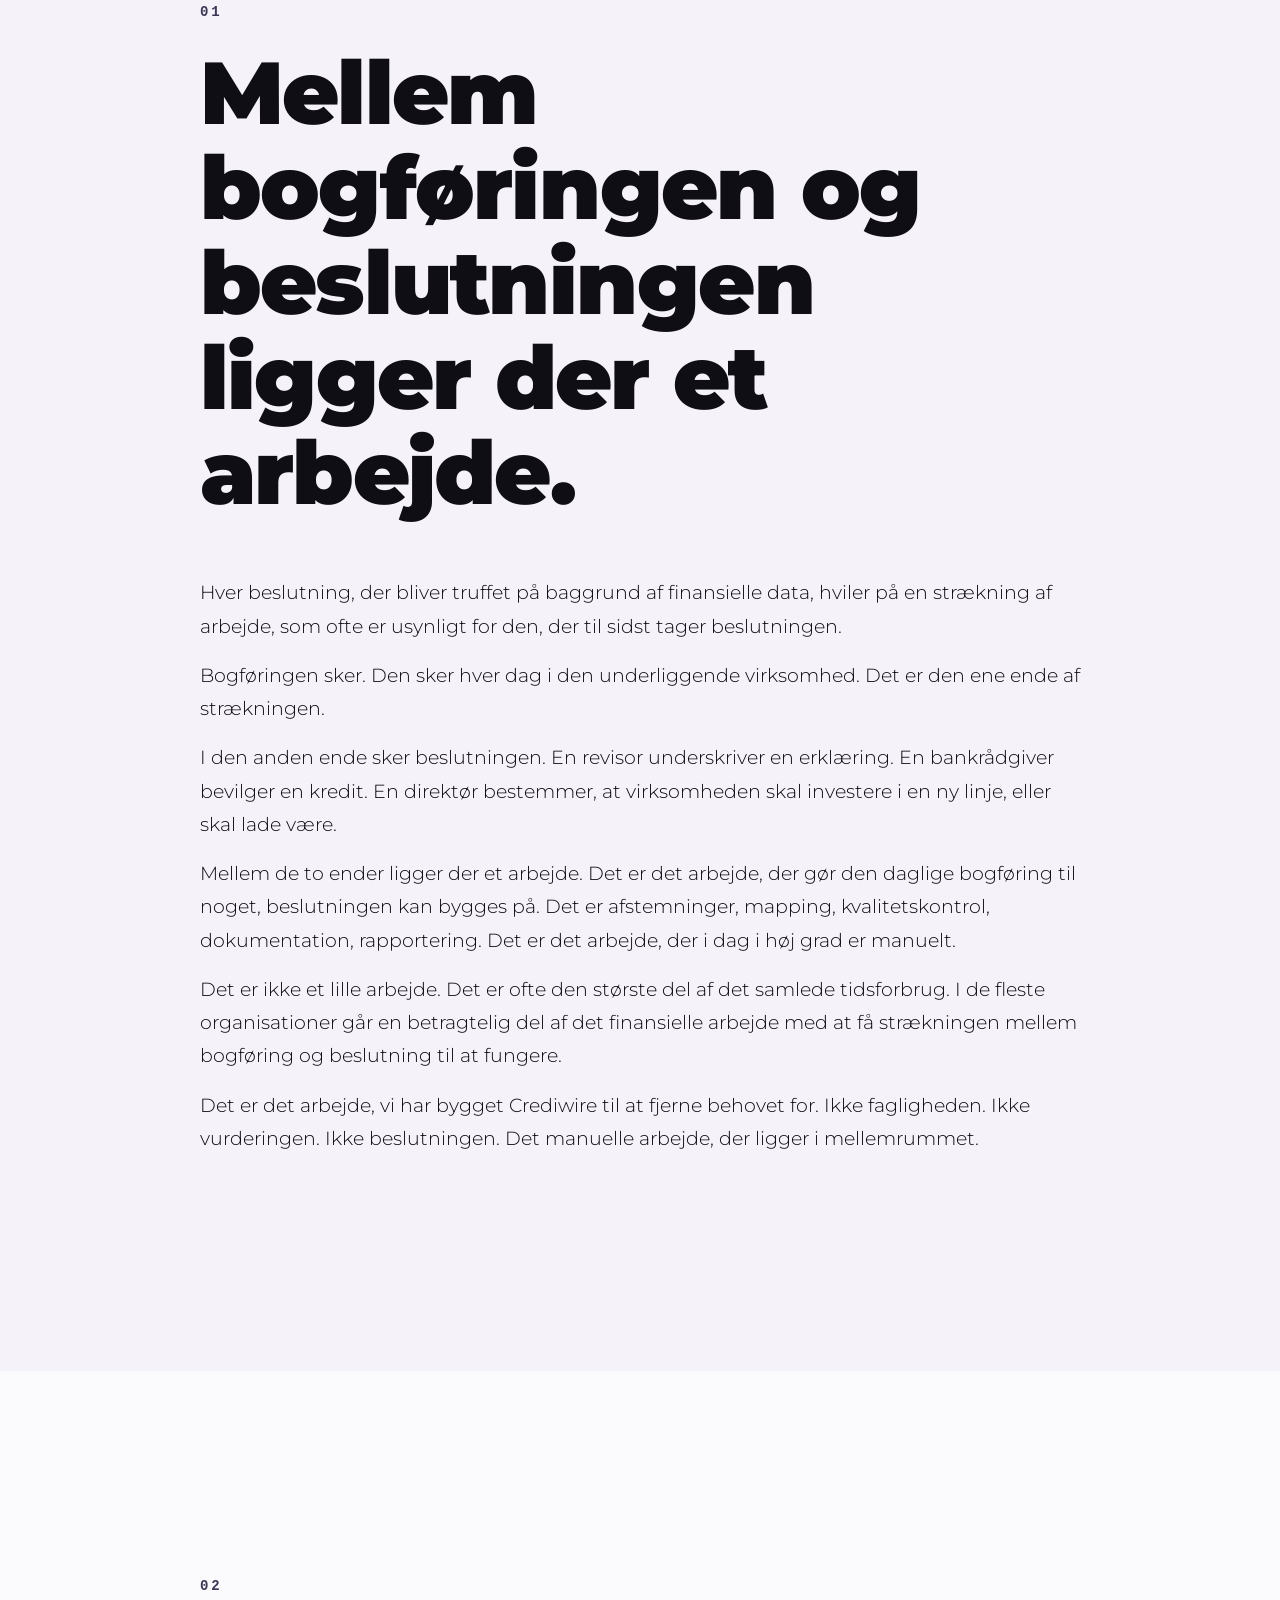
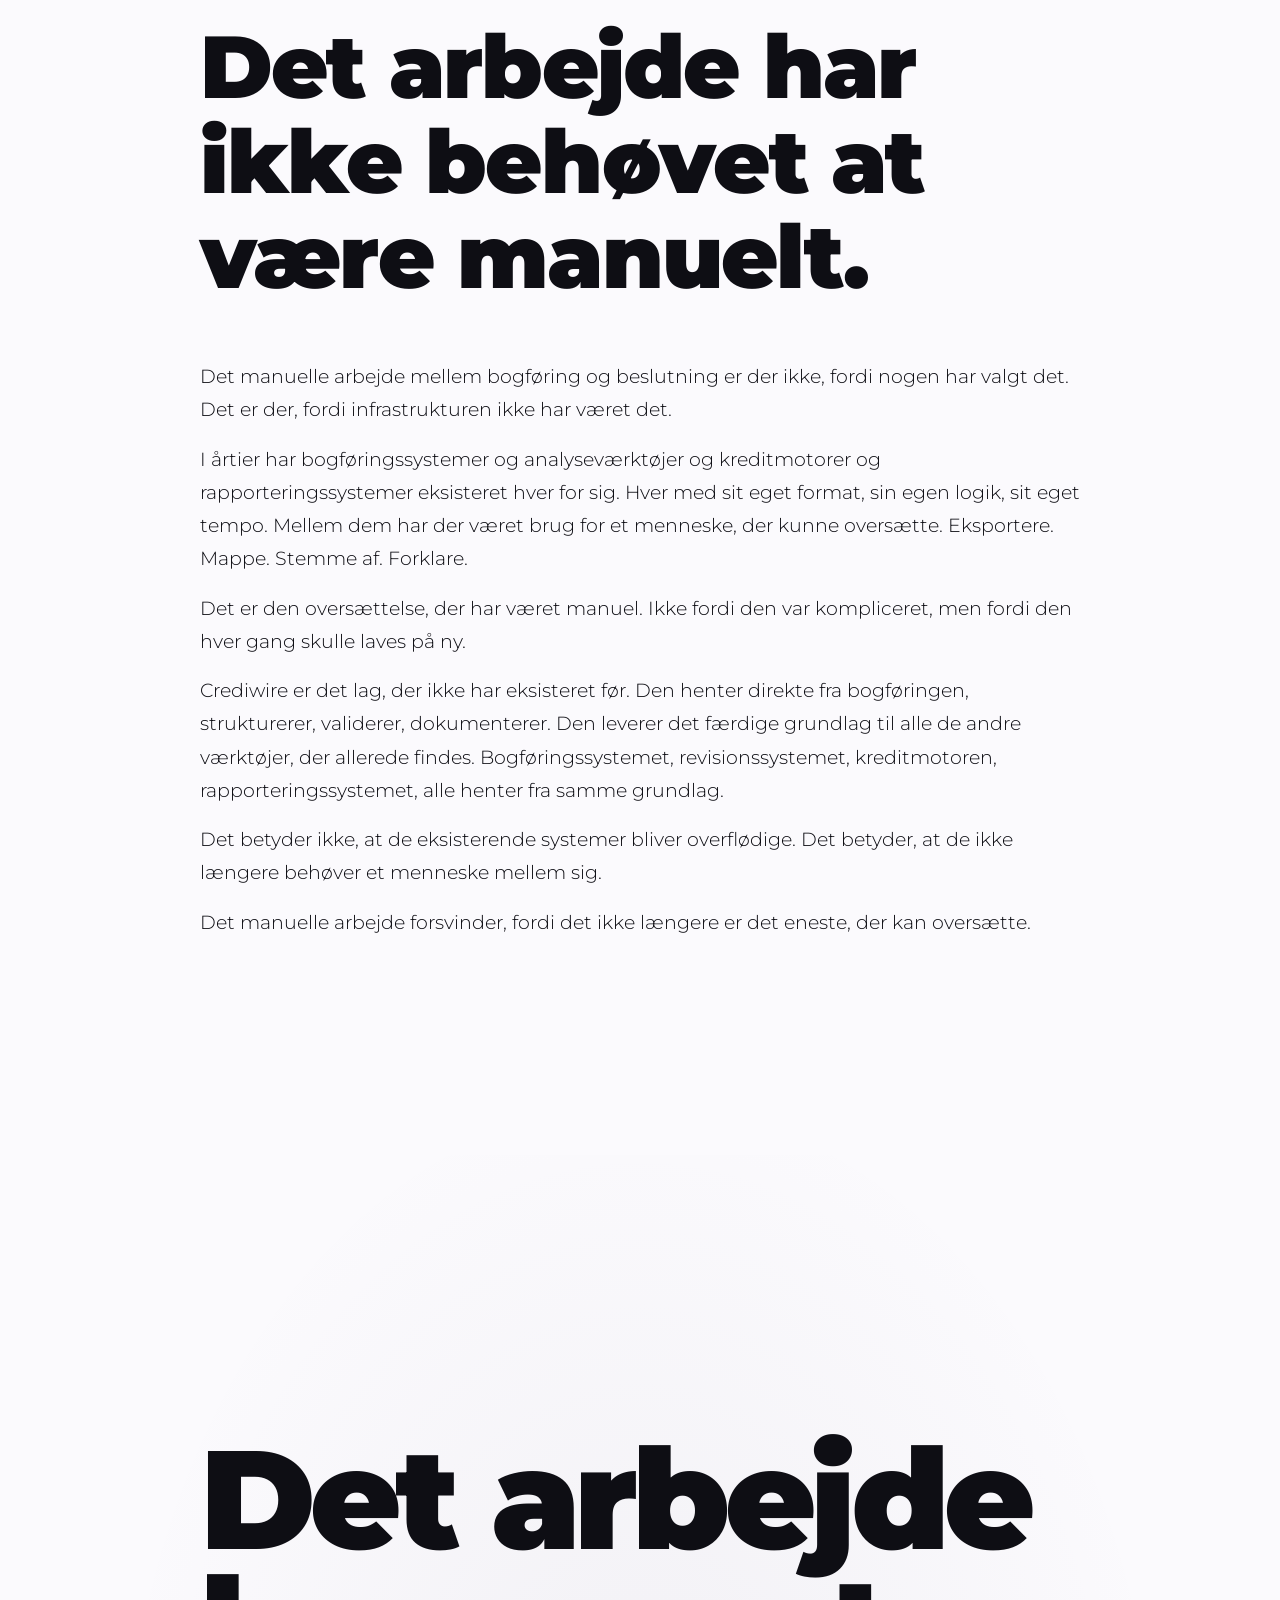
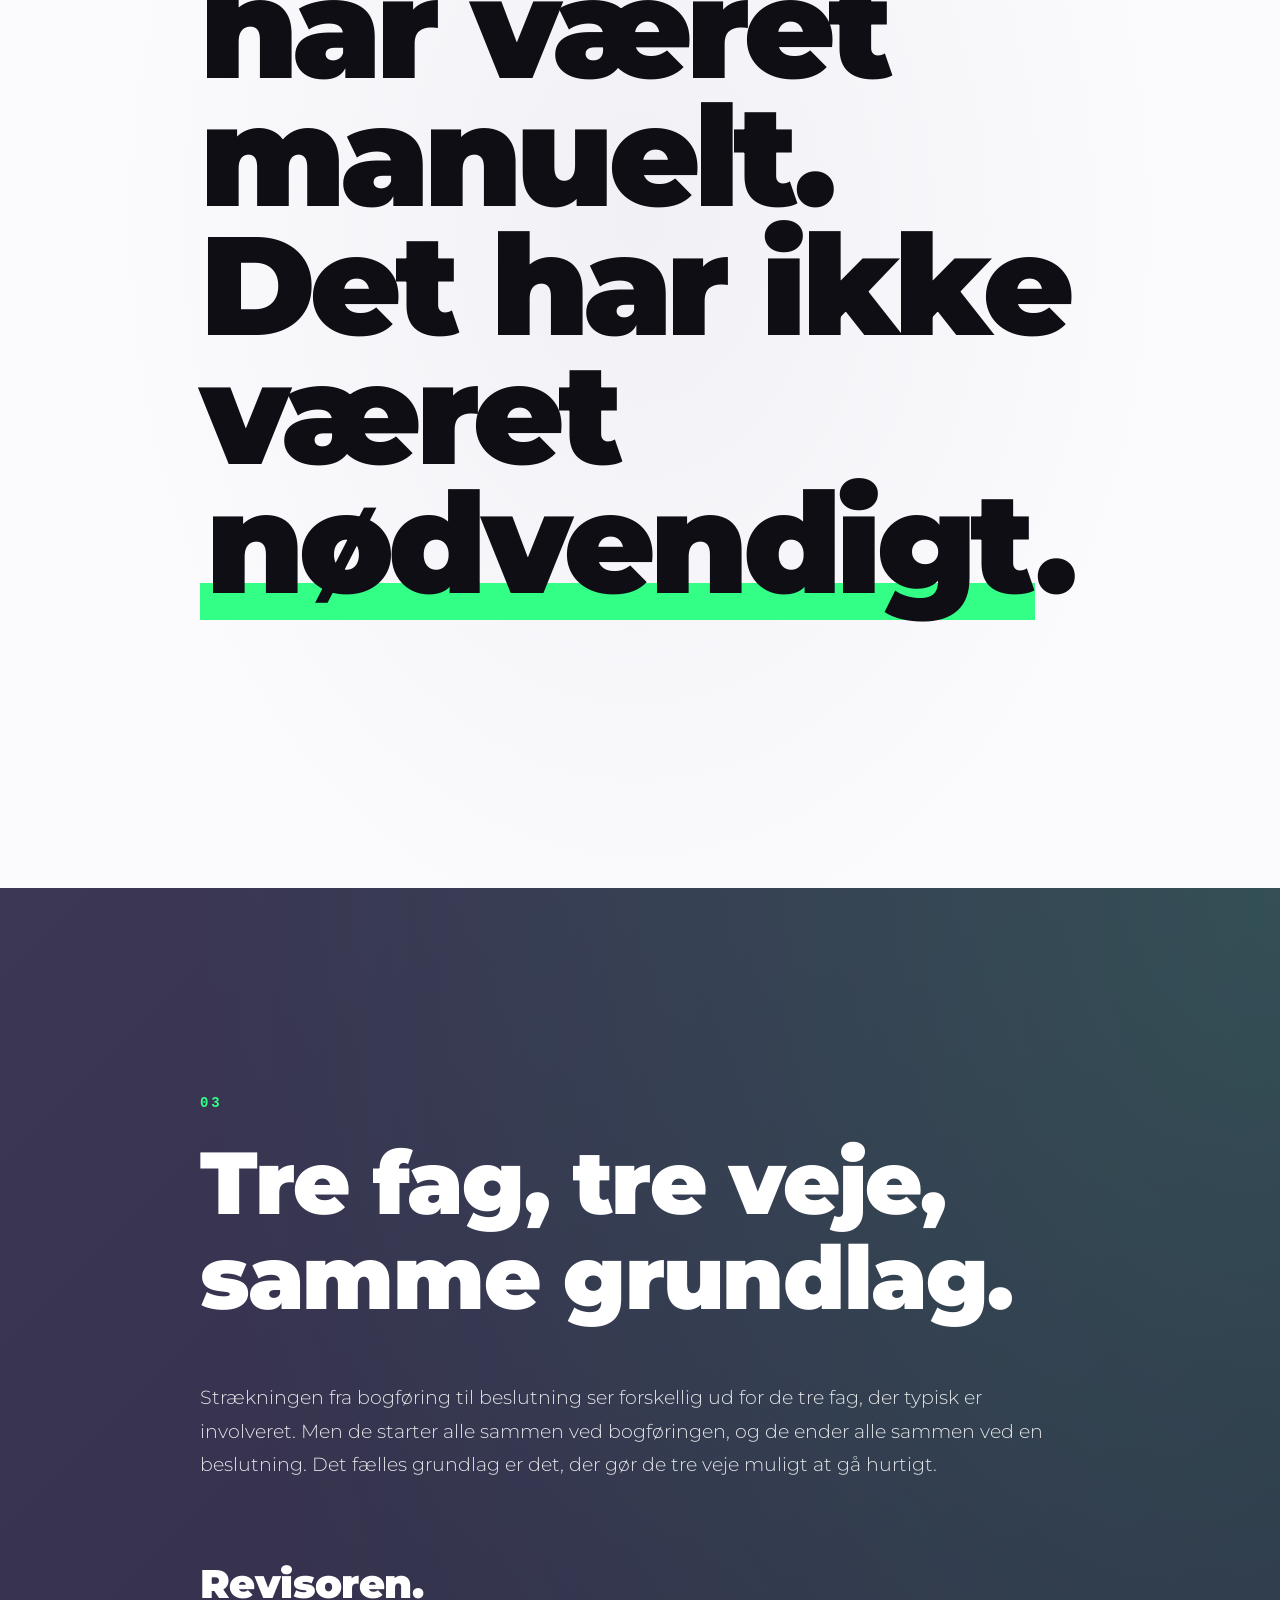
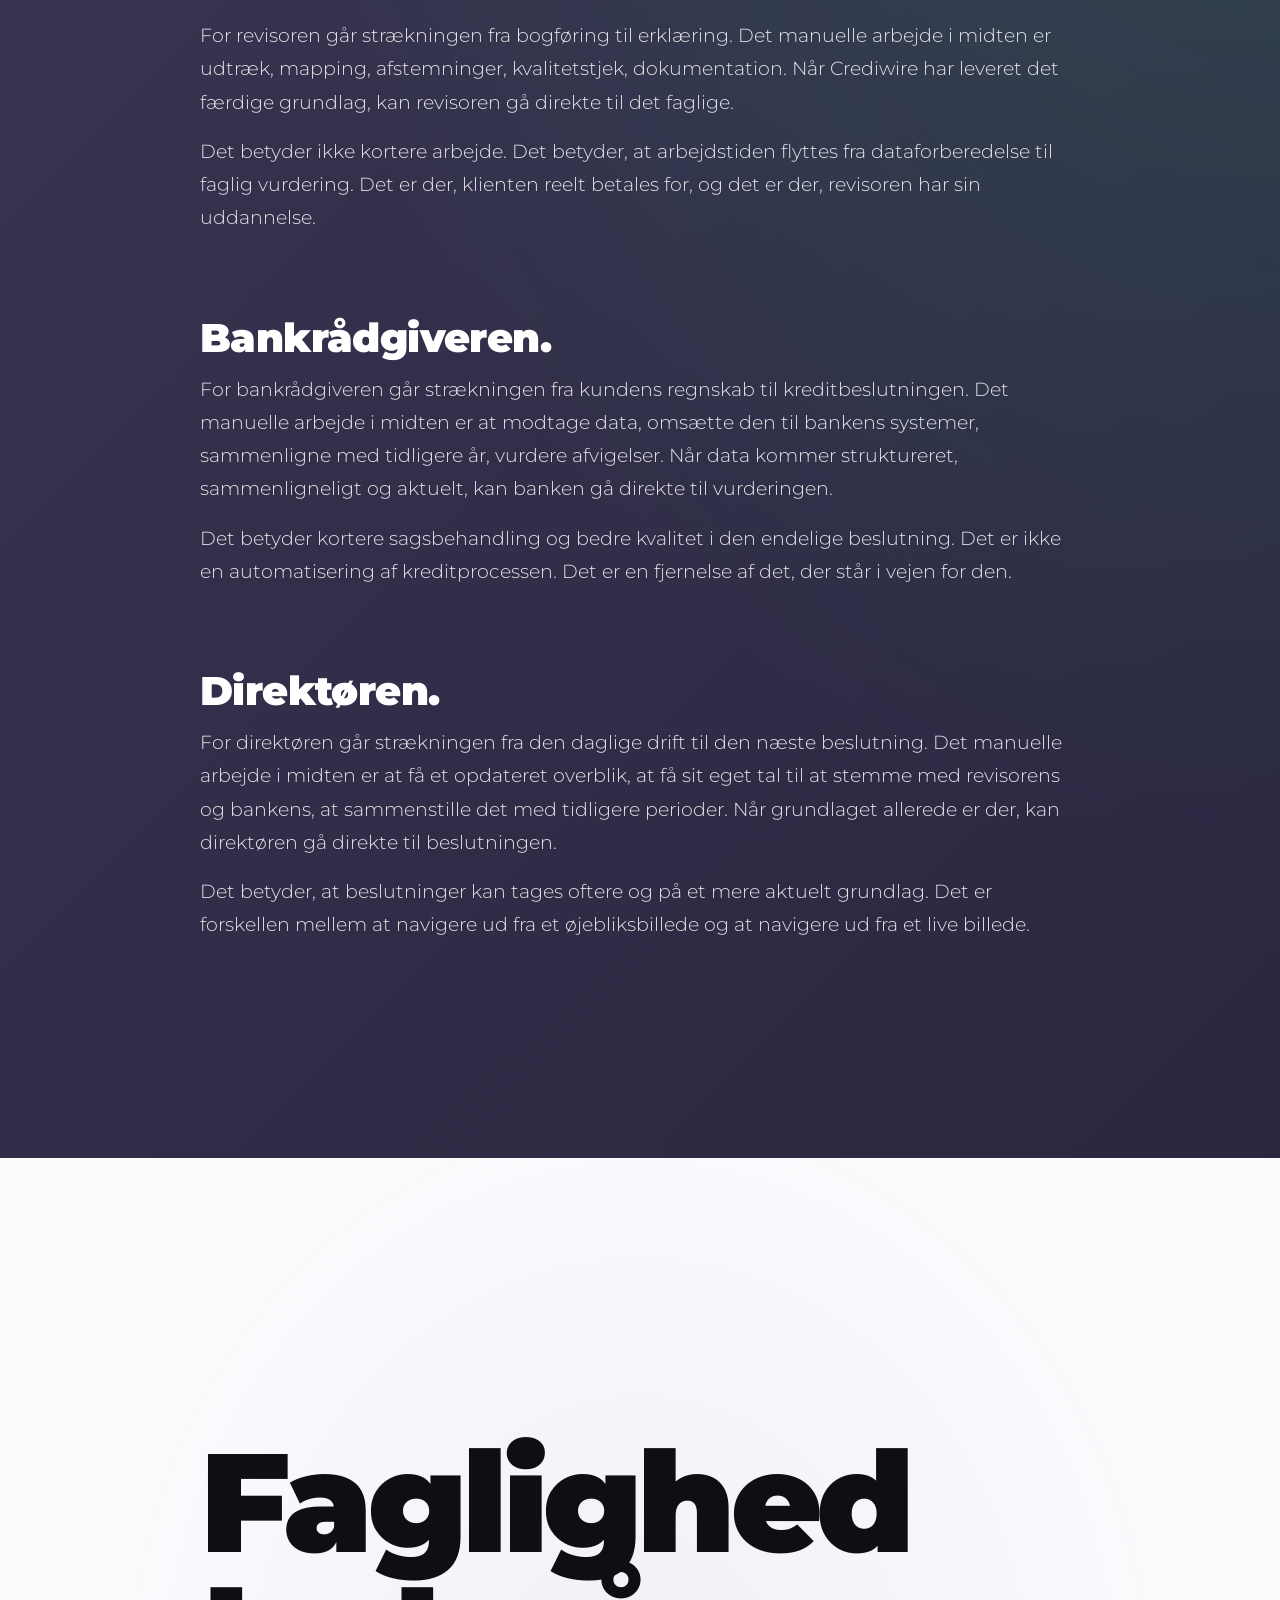
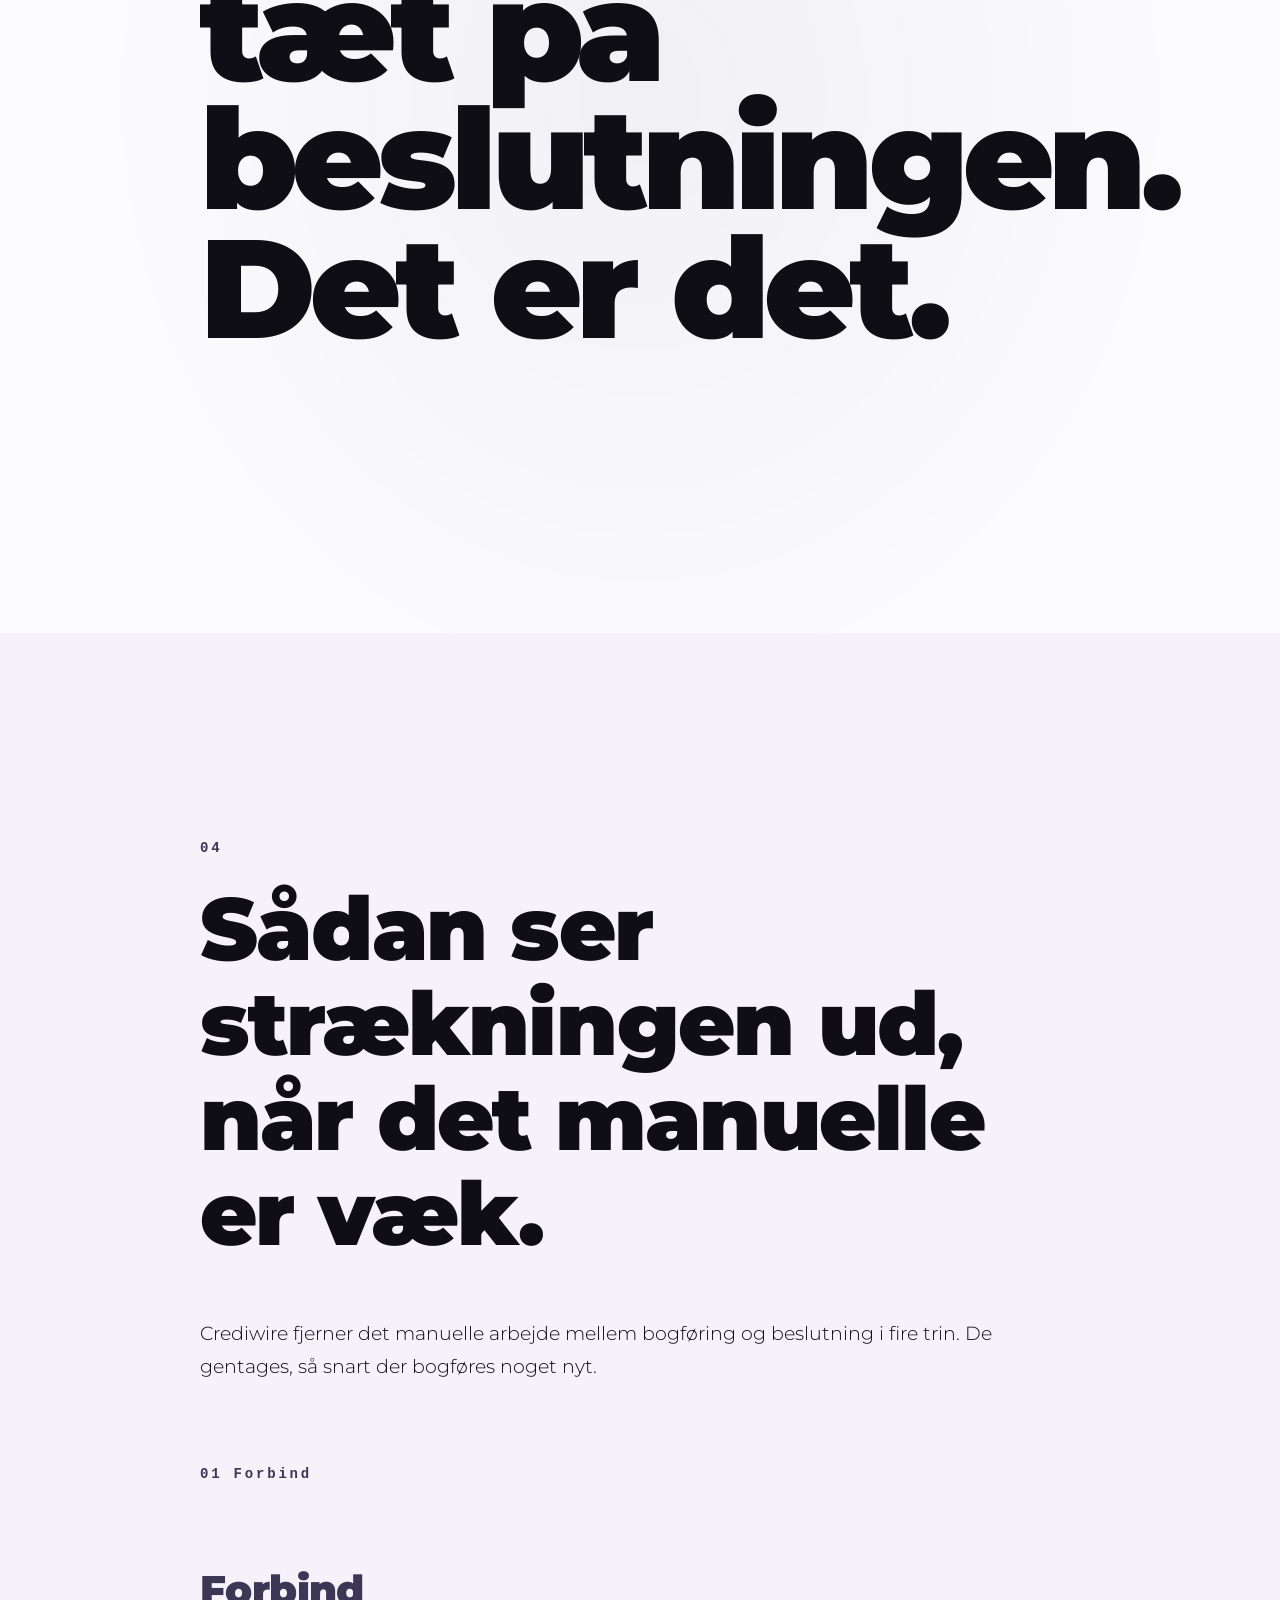
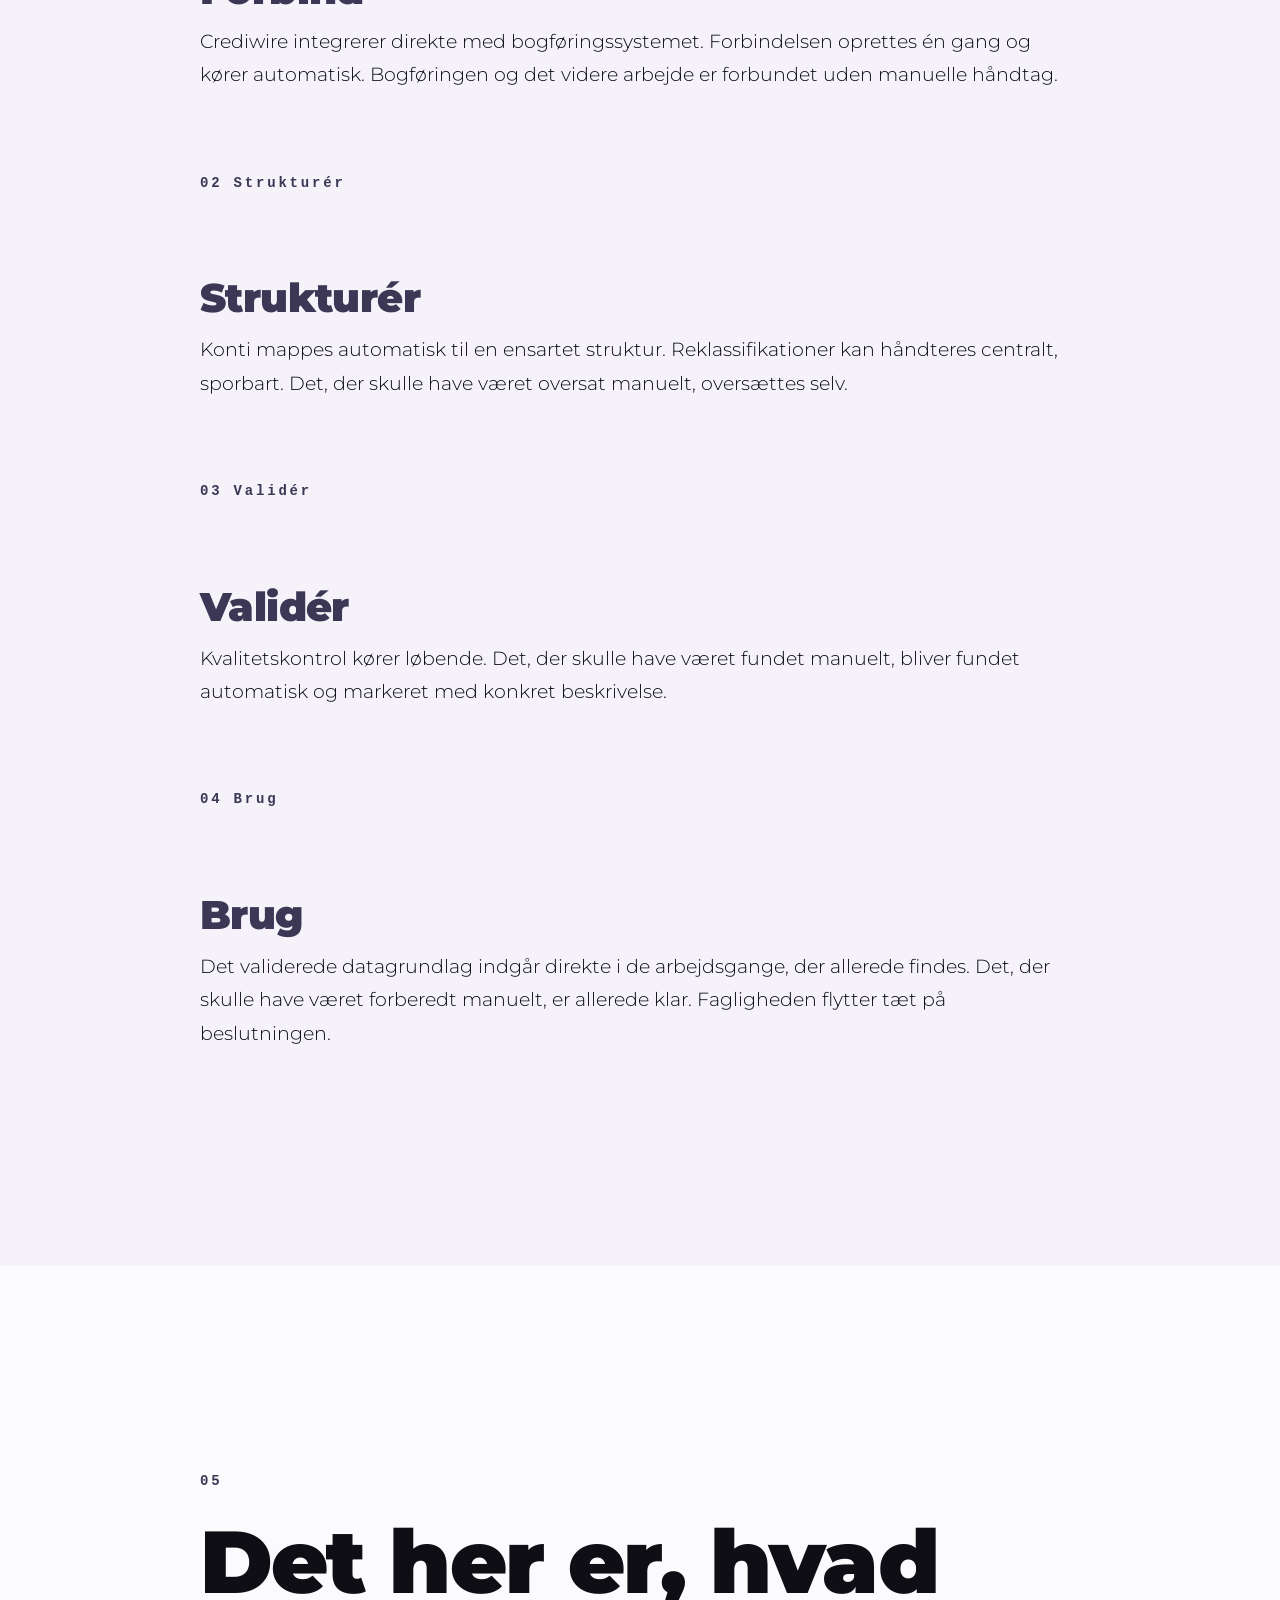
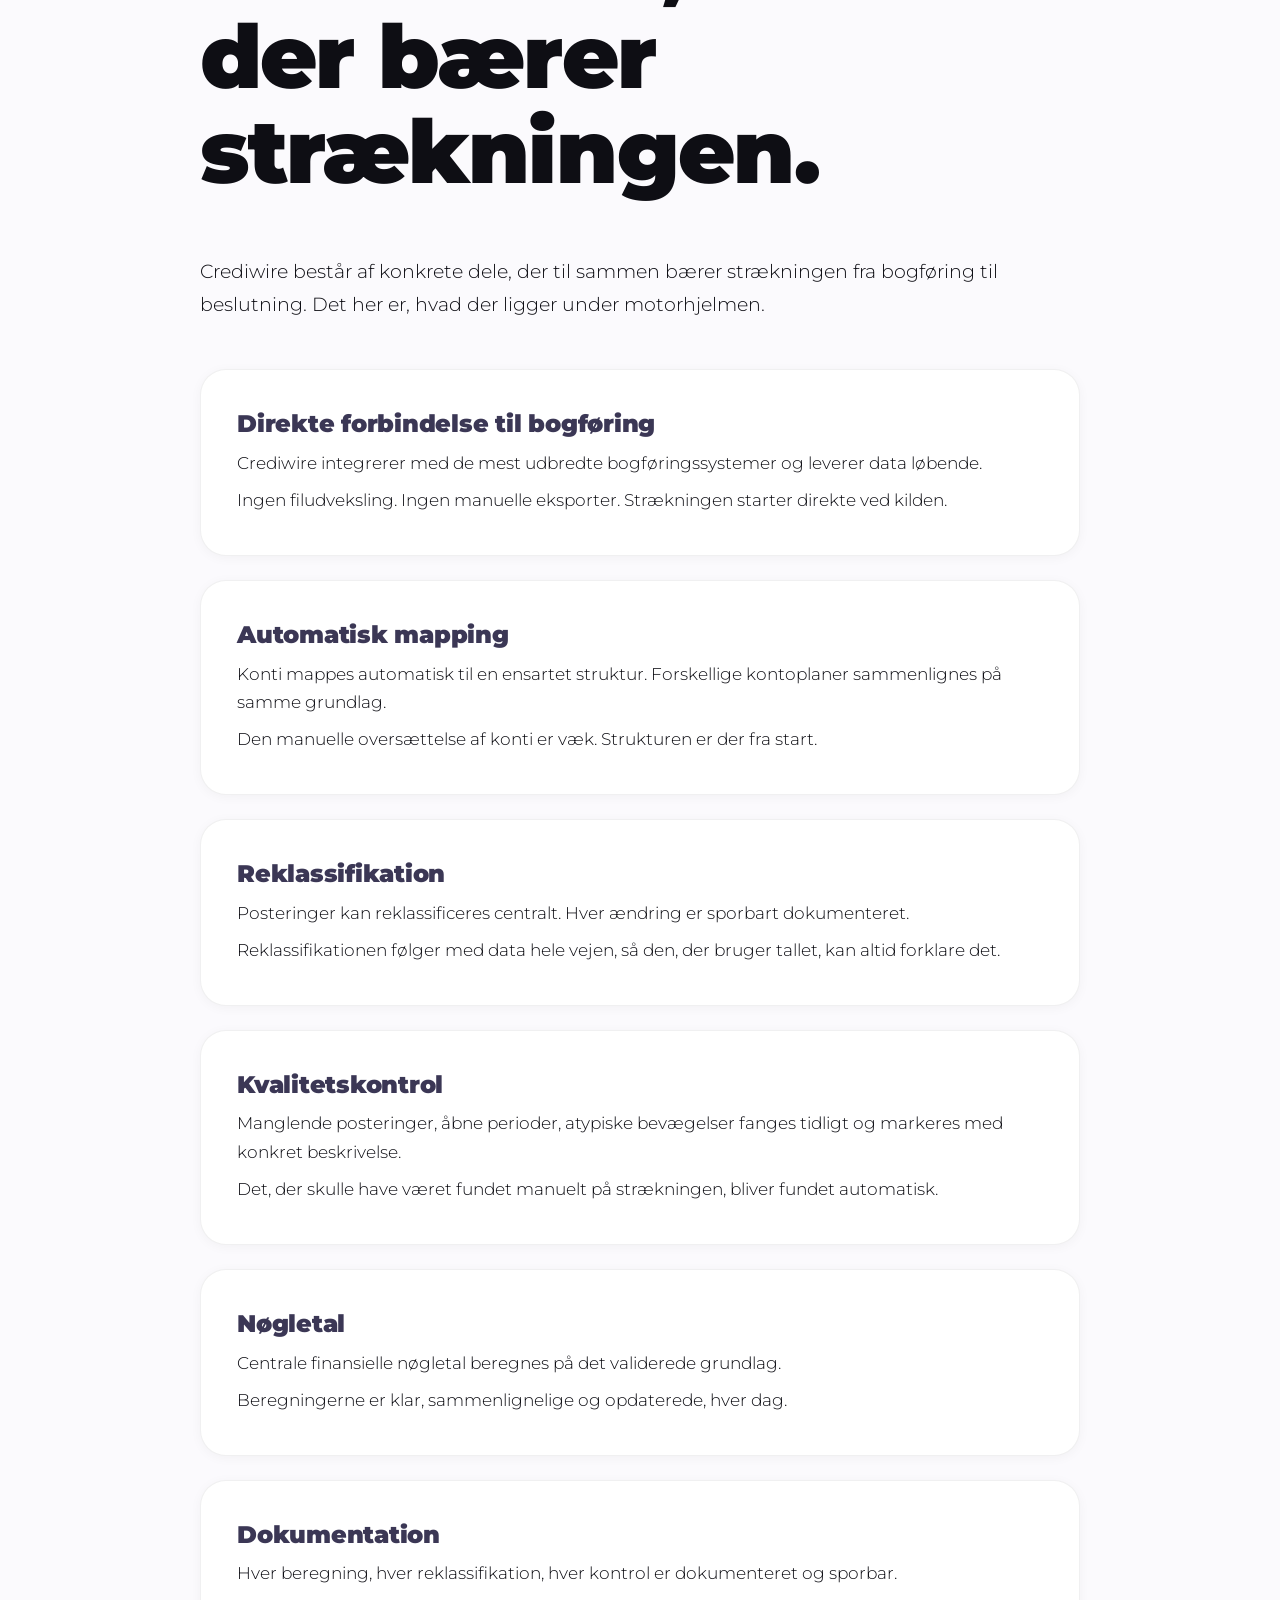
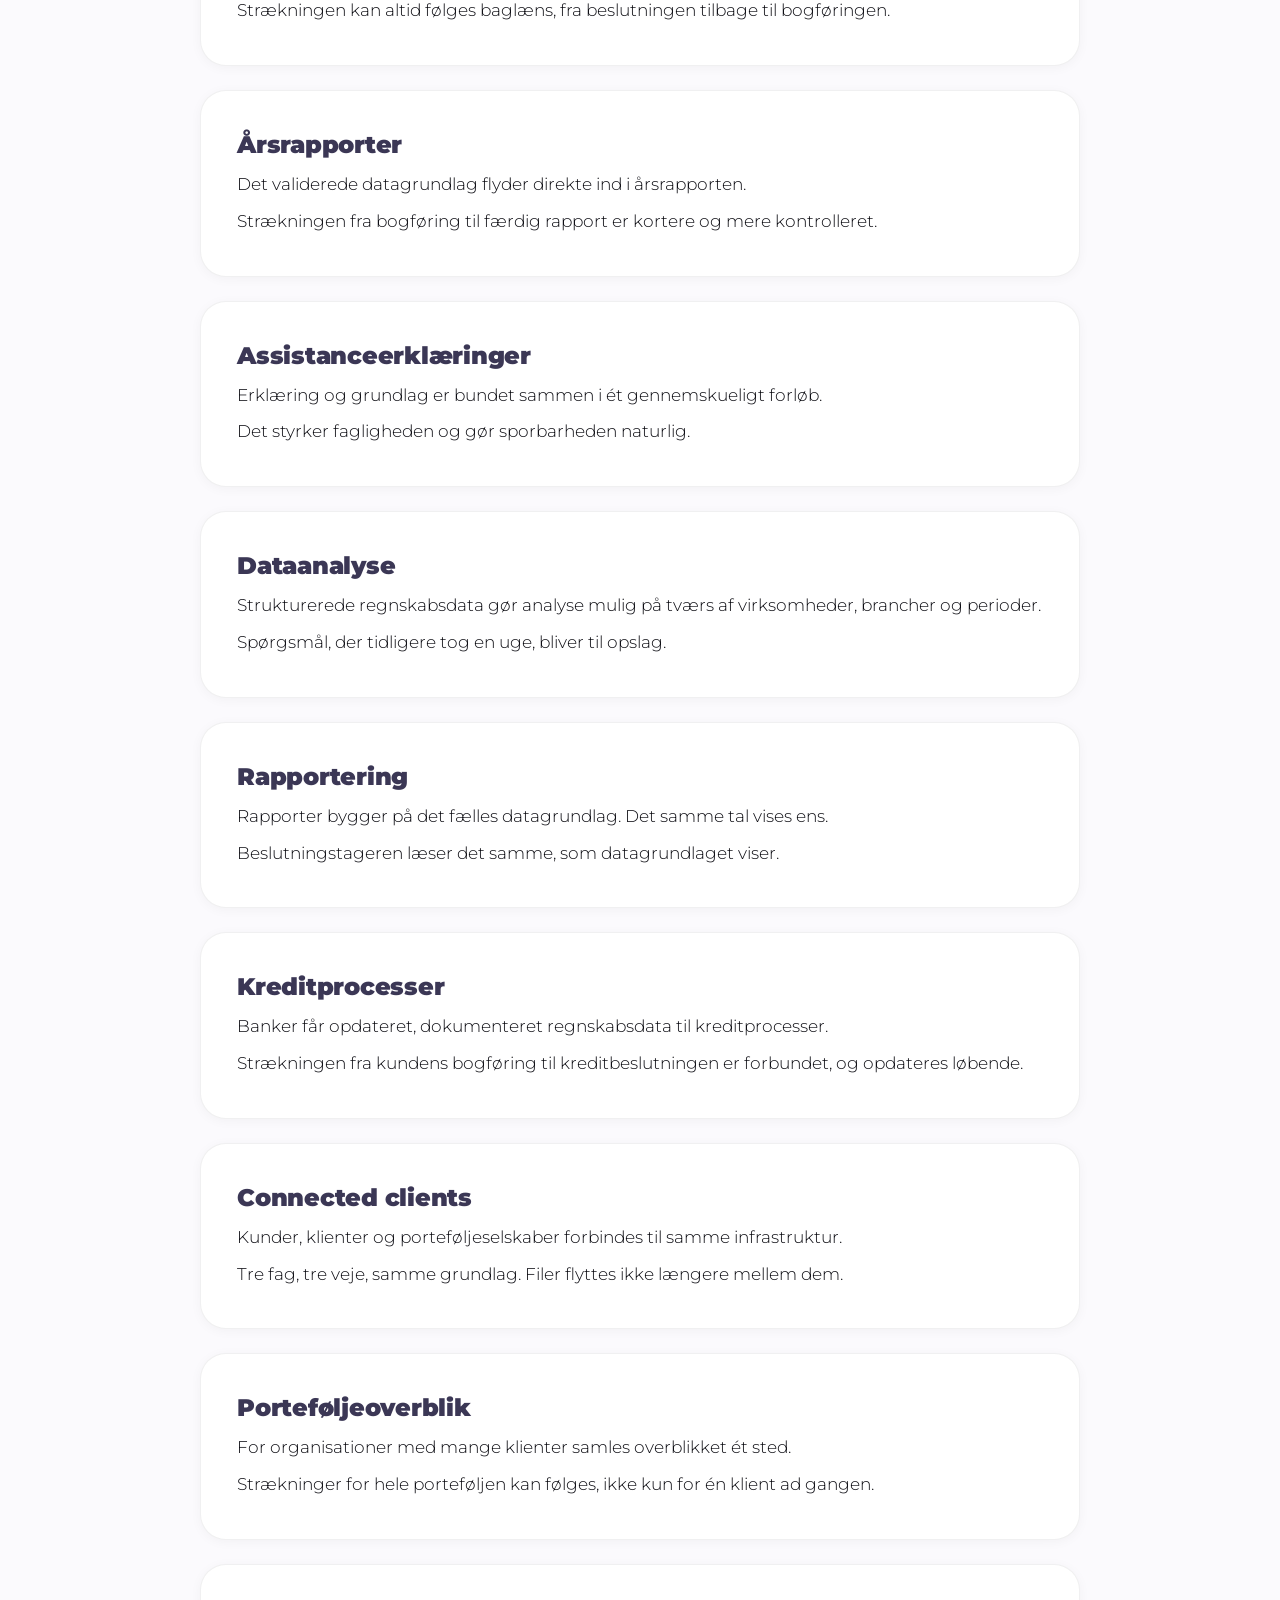
<file: versions/narratives/n5-beslutning.html>
<!doctype html>
<html lang="da">
  <head>
    <meta charset="utf-8">
    <meta name="viewport" content="width=device-width, initial-scale=1">
    <title>Crediwire — N5 / Fra bogføring til beslutning</title>
    <link rel="stylesheet" href="shared.css">
  </head>
  <body>
    <header class="site-header">
      <a class="logo" href="../../index.html" aria-label="Crediwire">
        <img src="../../CW_logo_lilla_rgb.png" alt="">
      </a>
      <nav class="nav">
        <a href="#kontakt">Kontakt</a>
        <a href="https://app.crediwire.com/login">Log ind</a>
        <a href="https://app.crediwire.com/register">Registrér</a>
      </nav>
    </header>

    <section class="section hero">
      <div class="inner">
        <span class="label">Finansiel infrastruktur</span>
        <h1>Finansiel infrastruktur til revisorer, banker og virksomheder.</h1>
        <p class="lead">Crediwire leverer live regnskabsdata, struktureret, <span class="hi">valideret</span> og dokumenteret.</p>
        <div class="tile-grid">
          <div class="tile">Årsrapporter</div>
          <div class="tile">Assistanceerklæringer</div>
          <div class="tile">Dataanalyse</div>
          <div class="tile">Rapportering</div>
          <div class="tile">Kreditprocesser</div>
          <div class="tile">Connected clients</div>
          <div class="tile">Porteføljeoverblik</div>
          <div class="tile">Benchmark</div>
        </div>
        <p class="lead">Og andre finansielle arbejdsgange, alle på samme datagrundlag.</p>
      </div>
    </section>

    <div class="stat-wrap"><p class="stat">Mellem bogføring og beslutning<br>ligger der et stykke <span class="hi">arbejde</span>.</p></div>

    <section class="section tint">
      <div class="inner">
        <span class="label">01</span>
        <h2>Mellem bogføringen og beslutningen ligger der et arbejde.</h2>
        <p>Hver beslutning, der bliver truffet på baggrund af finansielle data, hviler på en strækning af arbejde, som ofte er usynligt for den, der til sidst tager beslutningen.</p>
        <p>Bogføringen sker. Den sker hver dag i den underliggende virksomhed. Det er den ene ende af strækningen.</p>
        <p>I den anden ende sker beslutningen. En revisor underskriver en erklæring. En bankrådgiver bevilger en kredit. En direktør bestemmer, at virksomheden skal investere i en ny linje, eller skal lade være.</p>
        <p>Mellem de to ender ligger der et arbejde. Det er det arbejde, der gør den daglige bogføring til noget, beslutningen kan bygges på. Det er afstemninger, mapping, kvalitetskontrol, dokumentation, rapportering. Det er det arbejde, der i dag i høj grad er manuelt.</p>
        <p>Det er ikke et lille arbejde. Det er ofte den største del af det samlede tidsforbrug. I de fleste organisationer går en betragtelig del af det finansielle arbejde med at få strækningen mellem bogføring og beslutning til at fungere.</p>
        <p>Det er det arbejde, vi har bygget Crediwire til at fjerne behovet for. Ikke fagligheden. Ikke vurderingen. Ikke beslutningen. Det manuelle arbejde, der ligger i mellemrummet.</p>
      </div>
    </section>

    <section class="section">
      <div class="inner">
        <span class="label">02</span>
        <h2>Det arbejde har ikke behøvet at være manuelt.</h2>
        <p>Det manuelle arbejde mellem bogføring og beslutning er der ikke, fordi nogen har valgt det. Det er der, fordi infrastrukturen ikke har været det.</p>
        <p>I årtier har bogføringssystemer og analyseværktøjer og kreditmotorer og rapporteringssystemer eksisteret hver for sig. Hver med sit eget format, sin egen logik, sit eget tempo. Mellem dem har der været brug for et menneske, der kunne oversætte. Eksportere. Mappe. Stemme af. Forklare.</p>
        <p>Det er den oversættelse, der har været manuel. Ikke fordi den var kompliceret, men fordi den hver gang skulle laves på ny.</p>
        <p>Crediwire er det lag, der ikke har eksisteret før. Den henter direkte fra bogføringen, strukturerer, validerer, dokumenterer. Den leverer det færdige grundlag til alle de andre værktøjer, der allerede findes. Bogføringssystemet, revisionssystemet, kreditmotoren, rapporteringssystemet, alle henter fra samme grundlag.</p>
        <p>Det betyder ikke, at de eksisterende systemer bliver overflødige. Det betyder, at de ikke længere behøver et menneske mellem sig.</p>
        <p>Det manuelle arbejde forsvinder, fordi det ikke længere er det eneste, der kan oversætte.</p>
      </div>
    </section>

    <div class="stat-wrap"><p class="stat">Det arbejde har været manuelt.<br>Det har ikke været <span class="hi">nødvendigt</span>.</p></div>

    <section class="section lilac">
      <div class="inner">
        <span class="label">03</span>
        <h2>Tre fag, tre veje, samme grundlag.</h2>
        <p>Strækningen fra bogføring til beslutning ser forskellig ud for de tre fag, der typisk er involveret. Men de starter alle sammen ved bogføringen, og de ender alle sammen ved en beslutning. Det fælles grundlag er det, der gør de tre veje muligt at gå hurtigt.</p>

        <h3>Revisoren.</h3>
        <p>For revisoren går strækningen fra bogføring til erklæring. Det manuelle arbejde i midten er udtræk, mapping, afstemninger, kvalitetstjek, dokumentation. Når Crediwire har leveret det færdige grundlag, kan revisoren gå direkte til det faglige.</p>
        <p>Det betyder ikke kortere arbejde. Det betyder, at arbejdstiden flyttes fra dataforberedelse til faglig vurdering. Det er der, klienten reelt betales for, og det er der, revisoren har sin uddannelse.</p>

        <h3>Bankrådgiveren.</h3>
        <p>For bankrådgiveren går strækningen fra kundens regnskab til kreditbeslutningen. Det manuelle arbejde i midten er at modtage data, omsætte den til bankens systemer, sammenligne med tidligere år, vurdere afvigelser. Når data kommer struktureret, sammenligneligt og aktuelt, kan banken gå direkte til vurderingen.</p>
        <p>Det betyder kortere sagsbehandling og bedre kvalitet i den endelige beslutning. Det er ikke en automatisering af kreditprocessen. Det er en fjernelse af det, der står i vejen for den.</p>

        <h3>Direktøren.</h3>
        <p>For direktøren går strækningen fra den daglige drift til den næste beslutning. Det manuelle arbejde i midten er at få et opdateret overblik, at få sit eget tal til at stemme med revisorens og bankens, at sammenstille det med tidligere perioder. Når grundlaget allerede er der, kan direktøren gå direkte til beslutningen.</p>
        <p>Det betyder, at beslutninger kan tages oftere og på et mere aktuelt grundlag. Det er forskellen mellem at navigere ud fra et øjebliksbillede og at navigere ud fra et live billede.</p>
      </div>
    </section>

    <div class="stat-wrap"><p class="stat">Faglighed tæt på beslutningen.<br>Det er det.</p></div>

    <section class="section tint">
      <div class="inner">
        <span class="label">04</span>
        <h2>Sådan ser strækningen ud, når det manuelle er væk.</h2>
        <p>Crediwire fjerner det manuelle arbejde mellem bogføring og beslutning i fire trin. De gentages, så snart der bogføres noget nyt.</p>

        <span class="step-num">01 Forbind</span>
        <h3>Forbind</h3>
        <p>Crediwire integrerer direkte med bogføringssystemet. Forbindelsen oprettes én gang og kører automatisk. Bogføringen og det videre arbejde er forbundet uden manuelle håndtag.</p>

        <span class="step-num">02 Strukturér</span>
        <h3>Strukturér</h3>
        <p>Konti mappes automatisk til en ensartet struktur. Reklassifikationer kan håndteres centralt, sporbart. Det, der skulle have været oversat manuelt, oversættes selv.</p>

        <span class="step-num">03 Validér</span>
        <h3>Validér</h3>
        <p>Kvalitetskontrol kører løbende. Det, der skulle have været fundet manuelt, bliver fundet automatisk og markeret med konkret beskrivelse.</p>

        <span class="step-num">04 Brug</span>
        <h3>Brug</h3>
        <p>Det validerede datagrundlag indgår direkte i de arbejdsgange, der allerede findes. Det, der skulle have været forberedt manuelt, er allerede klar. Fagligheden flytter tæt på beslutningen.</p>
      </div>
    </section>

    <section class="section">
      <div class="inner">
        <span class="label">05</span>
        <h2>Det her er, hvad der bærer strækningen.</h2>
        <p>Crediwire består af konkrete dele, der til sammen bærer strækningen fra bogføring til beslutning. Det her er, hvad der ligger under motorhjelmen.</p>

        <div class="feature-grid">
          <div class="feature-box">
            <h4>Direkte forbindelse til bogføring</h4>
            <p>Crediwire integrerer med de mest udbredte bogføringssystemer og leverer data løbende.</p>
            <p>Ingen filudveksling. Ingen manuelle eksporter. Strækningen starter direkte ved kilden.</p>
          </div>
          <div class="feature-box">
            <h4>Automatisk mapping</h4>
            <p>Konti mappes automatisk til en ensartet struktur. Forskellige kontoplaner sammenlignes på samme grundlag.</p>
            <p>Den manuelle oversættelse af konti er væk. Strukturen er der fra start.</p>
          </div>
          <div class="feature-box">
            <h4>Reklassifikation</h4>
            <p>Posteringer kan reklassificeres centralt. Hver ændring er sporbart dokumenteret.</p>
            <p>Reklassifikationen følger med data hele vejen, så den, der bruger tallet, kan altid forklare det.</p>
          </div>
          <div class="feature-box">
            <h4>Kvalitetskontrol</h4>
            <p>Manglende posteringer, åbne perioder, atypiske bevægelser fanges tidligt og markeres med konkret beskrivelse.</p>
            <p>Det, der skulle have været fundet manuelt på strækningen, bliver fundet automatisk.</p>
          </div>
          <div class="feature-box">
            <h4>Nøgletal</h4>
            <p>Centrale finansielle nøgletal beregnes på det validerede grundlag.</p>
            <p>Beregningerne er klar, sammenlignelige og opdaterede, hver dag.</p>
          </div>
          <div class="feature-box">
            <h4>Dokumentation</h4>
            <p>Hver beregning, hver reklassifikation, hver kontrol er dokumenteret og sporbar.</p>
            <p>Strækningen kan altid følges baglæns, fra beslutningen tilbage til bogføringen.</p>
          </div>
          <div class="feature-box">
            <h4>Årsrapporter</h4>
            <p>Det validerede datagrundlag flyder direkte ind i årsrapporten.</p>
            <p>Strækningen fra bogføring til færdig rapport er kortere og mere kontrolleret.</p>
          </div>
          <div class="feature-box">
            <h4>Assistanceerklæringer</h4>
            <p>Erklæring og grundlag er bundet sammen i ét gennemskueligt forløb.</p>
            <p>Det styrker fagligheden og gør sporbarheden naturlig.</p>
          </div>
          <div class="feature-box">
            <h4>Dataanalyse</h4>
            <p>Strukturerede regnskabsdata gør analyse mulig på tværs af virksomheder, brancher og perioder.</p>
            <p>Spørgsmål, der tidligere tog en uge, bliver til opslag.</p>
          </div>
          <div class="feature-box">
            <h4>Rapportering</h4>
            <p>Rapporter bygger på det fælles datagrundlag. Det samme tal vises ens.</p>
            <p>Beslutningstageren læser det samme, som datagrundlaget viser.</p>
          </div>
          <div class="feature-box">
            <h4>Kreditprocesser</h4>
            <p>Banker får opdateret, dokumenteret regnskabsdata til kreditprocesser.</p>
            <p>Strækningen fra kundens bogføring til kreditbeslutningen er forbundet, og opdateres løbende.</p>
          </div>
          <div class="feature-box">
            <h4>Connected clients</h4>
            <p>Kunder, klienter og porteføljeselskaber forbindes til samme infrastruktur.</p>
            <p>Tre fag, tre veje, samme grundlag. Filer flyttes ikke længere mellem dem.</p>
          </div>
          <div class="feature-box">
            <h4>Porteføljeoverblik</h4>
            <p>For organisationer med mange klienter samles overblikket ét sted.</p>
            <p>Strækninger for hele porteføljen kan følges, ikke kun for én klient ad gangen.</p>
          </div>
          <div class="feature-box">
            <h4>Benchmark</h4>
            <p>Virksomheder benchmarkes mod brancher og peers på sammenligneligt grundlag.</p>
            <p>Konteksten for vurderingen er der, så strækningen kan vurderes i forhold til andre.</p>
          </div>
          <div class="feature-box">
            <h4>Sikkerhed</h4>
            <p>Dansk og europæisk regulering. Rollebaserede adgange. Krypteret transport og opbevaring.</p>
            <p>Databehandleraftaler på plads. Strækningen er beskyttet hele vejen.</p>
          </div>
        </div>
      </div>
    </section>

    <div class="stat-wrap"><p class="stat">Fagligheden flytter tæt<br>på <span class="hi">beslutningen</span>.</p></div>

    <section class="section tint">
      <div class="inner">
        <span class="label">06</span>
        <h2>Hvad der følger, når fagligheden flytter tæt på beslutningen.</h2>
        <p>Når det manuelle arbejde mellem bogføring og beslutning er væk, ændrer der sig tre ting i den organisation, der tager beslutningerne. Det er ikke marketinglove. Det er det, der typisk sker, når strækningen er åben.</p>

        <h3>Omsætning.</h3>
        <p>Når strækningen er åben, kan flere beslutninger tages oftere og på et mere aktuelt grundlag. Revisorer kan levere mere til flere. Banker kan vurdere flere sager. Virksomheder kan handle hurtigere, mens situationen stadig er aktuel.</p>
        <p>Det er ikke vækst gennem flere produkter. Det er vækst gennem en kortere afstand mellem data og beslutning.</p>

        <h3>Omkostninger.</h3>
        <p>Når det manuelle arbejde er væk, falder den samlede omkostning ved finansielle processer. Afstemninger, udtræk og manuelle kontroller bliver overflødige.</p>
        <p>Det er omkostningsreduktion, der ikke kommer fra at fyre folk. Den kommer fra at lade folk gøre det, de er ansat til.</p>

        <h3>Compliance.</h3>
        <p>Når strækningen er sporbar, bliver det let at vise, hvad der er gjort. Til revision. Til myndigheder. Til ledelsen.</p>
        <p>Crediwire er ikke et compliance-værktøj, men det er det grundlag, compliance-arbejdet kan bygges på, uden at det skal genopfindes hver gang.</p>
      </div>
    </section>

    <section class="section">
      <div class="inner">
        <span class="label">07</span>
        <h2>Tillid bliver mulig, når arbejdet er ægte.</h2>
        <p>Tillid til en beslutning afhænger af tillid til det grundlag, beslutningen bygger på.</p>
        <p>Når det manuelle arbejde i mellemrummet er væk, kan den, der træffer beslutningen, læse direkte ind i kilden. Strækningen er ikke længere et lag af tolkning. Den er en åben linje mellem den daglige bogføring og den beslutning, der bliver truffet på den.</p>
        <p>Det er det, der gør beslutninger ægte. Ikke hurtigere. Ikke automatiserede. Bare bygget på det, der faktisk står ved kilden.</p>
        <p>Det er det, vi bygger. En åben strækning, fra bogføring til beslutning, så fagligheden kan flytte derhen, hvor den hører til.</p>
      </div>
    </section>

    <div class="stat-wrap"><p class="stat">En åben strækning,<br>fra bogføring til beslutning.</p></div>

    <section class="section tint cta" id="kontakt">
      <div class="inner">
        <span class="label">08</span>
        <h2>Skal vi se det på jeres data?</h2>
        <p>Skriv eller ring. Vi viser gerne, hvordan strækningen ser ud i jeres arbejde, og hvordan den kan åbnes.</p>
        <p>Vi tager den fra start. Hvor det manuelle ligger i dag. Hvordan strækningen kan blive ægte. En konkret samtale om jeres virkelighed.</p>
        <a class="contact" href="mailto:info@crediwire.com">Skriv til os</a>
      </div>
    </section>

    <footer class="site-footer">
      <div class="grid">
        <div class="info">
          <p>Crediwire ApS</p>
          <p>CVR: 37264628</p>
          <p>Gothersgade 14, 1123 København K</p>
          <p><a href="mailto:info@crediwire.com">info@crediwire.com</a></p>
          <p><a href="tel:+4591540965">+45 91 54 09 65</a></p>
        </div>
        <nav>
          <a href="https://www.crediwire.dk/data-processing-agreement">Databehandleraftale</a>
          <a href="https://www.crediwire.dk/cookie-policy">Cookiepolitik</a>
          <a href="https://www.crediwire.dk/privacy-policy">Persondatapolitik</a>
          <a href="https://www.crediwire.dk/terms-and-conditions">Vilkår og betingelser</a>
        </nav>
      </div>
    </footer>
  </body>
</html>
</file>
<file: style.css>
@import url("https://fonts.googleapis.com/css2?family=Montserrat:wght@300;800&display=swap");

:root {
  --purple: #3B3755;
  --underline: #33FF87;
  --black: #000;
  --white: #fff;
  --max-width: 760px;
}

* {
  box-sizing: border-box;
}

html {
  background: var(--white);
  color: var(--black);
  font-family: "Montserrat", sans-serif;
  font-weight: 300;
  line-height: 1.65;
  scroll-behavior: smooth;
  -webkit-font-smoothing: antialiased;
  -moz-osx-font-smoothing: grayscale;
  text-rendering: optimizeLegibility;
}

body {
  margin: 0;
  background: var(--white);
  color: var(--black);
}

a {
  color: var(--purple);
  text-decoration-color: var(--purple);
  text-decoration-thickness: 1px;
  text-underline-offset: 0.18em;
}

.site-header,
main,
.site-footer {
  width: min(100%, var(--max-width));
  margin: 0 auto;
  padding-right: 20px;
  padding-left: 20px;
}

.site-header {
  display: flex;
  align-items: center;
  justify-content: space-between;
  gap: 16px;
  position: sticky;
  top: 0;
  z-index: 10;
  width: 100%;
  max-width: none;
  padding-top: 17px;
  padding-right: max(20px, calc((100vw - var(--max-width)) / 2));
  padding-bottom: 17px;
  padding-left: max(20px, calc((100vw - var(--max-width)) / 2));
  background: var(--purple);
}

.logo {
  flex: 0 0 auto;
  display: inline-flex;
  align-items: center;
  text-decoration: none;
}

.logo img {
  display: block;
  width: auto;
  max-width: 138px;
  max-height: 24px;
  height: auto;
}

.nav {
  display: flex;
  flex-wrap: wrap;
  justify-content: flex-end;
  gap: 20px;
}

.nav .button:nth-child(2) {
  margin-left: 36px;
}

.button,
.contact-link {
  display: inline;
  min-height: 0;
  border: 0;
  border-radius: 0;
  padding: 0;
  background: none;
  color: var(--white);
  font-family: "Montserrat", sans-serif;
  font-size: 15px;
  font-weight: 300;
  line-height: inherit;
  text-decoration: none;
}

.button:hover,
.contact-link:hover {
  background: none;
  color: var(--white);
}

main {
  padding-top: 64px;
  padding-bottom: 120px;
}

h1,
h2,
h3,
p {
  margin-top: 0;
}

/* Hero */
h1 {
  margin-bottom: 56px;
  font-size: 52px;
  font-weight: 800;
  line-height: 1.02;
  letter-spacing: -0.025em;
}

/* Chapter titles — lilla, kraftige, store */
h2 {
  margin-top: 160px;
  margin-bottom: 32px;
  color: var(--purple);
  font-size: 40px;
  font-weight: 800;
  line-height: 1.06;
  letter-spacing: -0.02em;
}

.section-label + h2 {
  margin-top: 0;
}

/* Section markers — små, lilla, versaler */
.section-label {
  display: block;
  margin-top: 180px;
  margin-bottom: 32px;
  color: var(--purple);
  font-size: 12px;
  font-weight: 800;
  letter-spacing: 0.22em;
  text-transform: uppercase;
}

/* Feature- og step-overskrifter */
h3 {
  margin-top: 56px;
  margin-bottom: 12px;
  font-size: 22px;
  font-weight: 800;
  line-height: 1.2;
  letter-spacing: -0.01em;
}

.step-number + h3 {
  margin-top: 0;
}

/* Step-tal: små, lilla, versaler */
.step-number {
  display: block;
  margin-top: 56px;
  margin-bottom: 4px;
  color: var(--purple);
  font-size: 13px;
  font-weight: 800;
  letter-spacing: 0.2em;
  line-height: 1;
}

p {
  margin-bottom: 16px;
  color: var(--black);
  font-size: 17px;
  font-weight: 300;
  line-height: 1.7;
}

/* Hero-lead — mellem H1 og brødtekst */
article p.lead {
  margin-bottom: 22px;
  font-size: 22px;
  line-height: 1.45;
  font-weight: 300;
}

/* Pull quote / statement — det dramatiske typografi-øjeblik */
.statement {
  margin-top: 120px;
  margin-bottom: 120px;
  color: var(--purple);
  font-size: 40px;
  font-weight: 800;
  line-height: 1.05;
  letter-spacing: -0.022em;
}

/* Grøn understregning — det eneste sted farven dukker op i indholdet */
.hi {
  background-image: linear-gradient(
    to top,
    transparent 0.08em,
    var(--underline) 0.08em,
    var(--underline) 0.32em,
    transparent 0.32em
  );
  padding: 0 0.04em;
}

.statement .hi {
  background-image: linear-gradient(
    to top,
    transparent 0.06em,
    var(--underline) 0.06em,
    var(--underline) 0.28em,
    transparent 0.28em
  );
}

.contact-link {
  width: fit-content;
  margin-top: 18px;
  color: var(--black);
  font-size: 12px;
}

.site-footer {
  display: grid;
  gap: 28px;
  padding-top: 34px;
  padding-bottom: 36px;
  font-size: 14px;
  line-height: 1.5;
}

.site-footer p,
.site-footer a {
  font-size: 14px;
  line-height: 1.5;
}

.footer-info p {
  margin: 0 0 7px;
}

.footer-info p:last-child {
  margin-bottom: 0;
}

.footer-links {
  display: flex;
  flex-direction: column;
  align-items: flex-start;
  gap: 10px;
}

@media (max-width: 420px) {
  .site-header {
    gap: 14px;
    padding-right: 16px;
    padding-left: 16px;
  }

  .logo img {
    max-width: 122px;
    max-height: 22px;
  }

  .button {
    font-size: 15px;
  }

  h1 {
    font-size: 44px;
  }

  h2 {
    margin-top: 120px;
    font-size: 32px;
  }

  .section-label {
    margin-top: 140px;
  }

  .statement {
    margin-top: 96px;
    margin-bottom: 96px;
    font-size: 32px;
  }
}

@media (min-width: 760px) {
  main,
  .site-footer {
    padding-right: 0;
    padding-left: 0;
  }

  main {
    padding-top: 120px;
    padding-bottom: 180px;
  }

  h1 {
    margin-bottom: 96px;
    font-size: 84px;
    line-height: 0.98;
  }

  h2 {
    margin-top: 240px;
    margin-bottom: 44px;
    font-size: 60px;
  }

  .section-label {
    margin-top: 260px;
    margin-bottom: 40px;
    font-size: 13px;
  }

  h3 {
    margin-top: 64px;
    font-size: 26px;
  }

  .step-number {
    margin-top: 80px;
    font-size: 14px;
  }

  article p.lead {
    margin-bottom: 26px;
    font-size: 26px;
    line-height: 1.4;
  }

  p {
    font-size: 18px;
  }

  .statement {
    margin-top: 220px;
    margin-bottom: 220px;
    font-size: 68px;
    line-height: 1.02;
  }

  .logo img {
    max-width: 172px;
    max-height: 30px;
  }

  .site-footer {
    grid-template-columns: 1fr 1fr;
    align-items: start;
  }
}
</file>
<file: deploy/shared.css>
@import url("https://fonts.googleapis.com/css2?family=Montserrat:wght@300;700;800;900&display=swap");

:root {
  --bg: #FBFAFD;
  --bg-tint: #F5F2F9;
  --ink: #0E0E14;
  --ink-mute: #4F4B6B;
  --purple: #3B3755;
  --purple-light: #6F6A92;
  --green: #33FF87;
  --white: #fff;
  --col: 880px;
}

* { box-sizing: border-box; }
html, body { overflow-x: hidden; max-width: 100%; }
html {
  -webkit-font-smoothing: antialiased;
  -moz-osx-font-smoothing: grayscale;
  -webkit-text-size-adjust: 100%;
  text-size-adjust: 100%;
  scroll-behavior: smooth;
}
body {
  margin: 0;
  background: var(--bg);
  color: var(--ink);
  font-family: "Montserrat", sans-serif;
  font-weight: 300;
  line-height: 1.7;
}
a { color: inherit; text-decoration-color: currentColor; text-underline-offset: 0.2em; }

/* ===== HEADER (mobile first) ===== */
.site-header {
  position: sticky; top: 0; z-index: 50;
  background: var(--bg);
  color: var(--ink);
  padding: 16px 20px;
  display: flex; align-items: center; justify-content: space-between; gap: 16px;
  border-bottom: 1px solid rgba(14,14,20,0.06);
  flex-wrap: nowrap;
}
.logo { flex: 0 1 auto; min-width: 0; display: inline-flex; align-items: center; }
.logo img { display: block; max-height: 24px; width: auto; max-width: 100%; }

/* Burger toggle - hidden checkbox */
.menu-toggle {
  position: absolute;
  left: -9999px;
  opacity: 0;
  width: 0;
  height: 0;
}

/* Burger button (label) */
.burger {
  display: flex;
  flex: 0 0 44px;
  flex-direction: column;
  justify-content: center;
  align-items: center;
  gap: 6px;
  width: 44px;
  height: 44px;
  cursor: pointer;
  z-index: 101;
  position: relative;
  margin: -10px;
  padding: 10px;
}
.burger span {
  display: block;
  width: 26px;
  height: 2px;
  background: var(--ink);
  border-radius: 2px;
  transition: transform 0.25s ease, opacity 0.2s ease;
}

/* Nav - mobile overlay */
.nav {
  position: fixed;
  top: 0; left: 0; right: 0; bottom: 0;
  background: var(--bg);
  display: flex;
  flex-direction: column;
  align-items: flex-start;
  justify-content: center;
  padding: 80px 32px 32px;
  gap: 28px;
  z-index: 100;
  transform: translateY(-100%);
  transition: transform 0.3s ease;
}
.menu-toggle:checked ~ .nav {
  transform: translateY(0);
}
.menu-toggle:checked ~ .burger span:nth-child(1) {
  transform: translate(0, 7px) rotate(45deg);
}
.menu-toggle:checked ~ .burger span:nth-child(2) {
  opacity: 0;
}
.menu-toggle:checked ~ .burger span:nth-child(3) {
  transform: translate(0, -7px) rotate(-45deg);
}
.nav a {
  color: var(--ink);
  font-size: 26px;
  font-weight: 800;
  text-decoration: none;
  letter-spacing: -0.01em;
}

/* ===== SECTIONS (mobile first) ===== */
.section {
  padding: 64px 20px;
  position: relative;
}
.section.tint { background: var(--bg-tint); }
.section.lilac {
  background:
    radial-gradient(ellipse at top right, rgba(51,255,135,0.15) 0%, transparent 60%),
    linear-gradient(135deg, var(--purple) 0%, #2A2740 100%);
  color: var(--white);
}
.section.lilac h2, .section.lilac h3, .section.lilac h4 { color: var(--white); }
.section.lilac p { color: rgba(255,255,255,0.86); }
.section.lilac .label { color: var(--green); }

.inner { max-width: var(--col); margin: 0 auto; }

.section.hero {
  padding: 48px 20px 32px;
  background:
    radial-gradient(ellipse 80% 60% at 50% 0%, rgba(51,255,135,0.06) 0%, transparent 60%),
    radial-gradient(ellipse 60% 50% at 80% 30%, rgba(59,55,85,0.06) 0%, transparent 60%),
    var(--bg);
}

/* ===== TYPOGRAPHY (mobile first) ===== */
.label {
  display: inline-block;
  margin-bottom: 20px;
  font-family: ui-monospace, "SF Mono", Menlo, monospace;
  font-size: 11px;
  font-weight: 800;
  letter-spacing: 0.2em;
  text-transform: uppercase;
  color: var(--purple);
}

.hero h1 {
  margin: 0 0 32px;
  font-size: 32px;
  font-weight: 900;
  line-height: 1.05;
  letter-spacing: -0.02em;
  color: var(--ink);
  overflow-wrap: normal;
  word-wrap: normal;
  hyphens: manual;
}
.hero .lead {
  font-size: 17px;
  font-weight: 300;
  line-height: 1.5;
  margin: 0 0 16px;
  color: var(--ink);
  overflow-wrap: break-word;
}

.hi {
  background-image: linear-gradient(to top, transparent 0.06em, var(--green) 0.06em, var(--green) 0.32em, transparent 0.32em);
  padding: 0 0.04em;
}

.section h2 {
  margin: 0 0 24px;
  color: var(--ink);
  font-size: 28px;
  font-weight: 900;
  line-height: 1.08;
  letter-spacing: -0.02em;
  overflow-wrap: break-word;
}
.section.lilac h2 { color: var(--white); }
.section p {
  font-size: 16px;
  line-height: 1.7;
  margin: 0 0 16px;
  overflow-wrap: break-word;
}
.section h3 {
  margin: 40px 0 12px;
  font-size: 22px;
  font-weight: 900;
  line-height: 1.15;
  letter-spacing: -0.015em;
  color: var(--purple);
  overflow-wrap: break-word;
}
.section.lilac h3 { color: var(--white); }
.section h4 {
  margin: 32px 0 8px;
  font-size: 18px;
  font-weight: 900;
  line-height: 1.2;
  letter-spacing: -0.01em;
  color: var(--purple);
  overflow-wrap: break-word;
}
.section.lilac h4 { color: var(--white); }

/* ===== TILES (workflow chips in hero) ===== */
.tile-grid {
  display: grid;
  grid-template-columns: 1fr 1fr;
  gap: 8px;
  margin: 28px 0 28px;
}
.tile {
  display: block;
  padding: 18px 14px;
  background: var(--white);
  color: var(--purple);
  font-size: 13px;
  font-weight: 800;
  letter-spacing: -0.005em;
  line-height: 1.25;
  border: 1px solid rgba(14,14,20,0.06);
  border-radius: 16px;
  box-shadow: 0 2px 12px rgba(14,14,20,0.04);
  overflow-wrap: break-word;
  text-decoration: none;
  cursor: pointer;
  transition: transform 0.15s ease, box-shadow 0.15s ease, border-color 0.15s ease;
}
.tile:hover {
  transform: translateY(-1px);
  box-shadow: 0 8px 20px rgba(14,14,20,0.08);
  border-color: rgba(59,55,85,0.18);
}

/* ===== FEATURE BOXES (one column always) ===== */
.feature-grid {
  display: grid;
  grid-template-columns: 1fr;
  gap: 12px;
  margin: 36px 0 36px;
}
.feature-box {
  padding: 24px 20px;
  background: var(--white);
  color: var(--ink);
  border: 1px solid rgba(14,14,20,0.06);
  border-radius: 18px;
  box-shadow: 0 2px 12px rgba(14,14,20,0.04);
  scroll-margin-top: 80px;
  transition: border-color 0.3s ease, box-shadow 0.3s ease;
}
.feature-box:target {
  border-color: rgba(59,55,85,0.35);
  box-shadow: 0 12px 32px rgba(59,55,85,0.10);
}
.feature-box h4 {
  margin: 0 0 10px;
  font-size: 17px;
  font-weight: 900;
  letter-spacing: -0.01em;
  color: var(--purple);
  overflow-wrap: break-word;
}
.feature-box p {
  margin: 0 0 8px;
  font-size: 14.5px;
  line-height: 1.6;
  color: var(--ink);
  overflow-wrap: break-word;
}
.feature-box p:last-child { margin-bottom: 0; }

/* ===== STEPS (3-step flow) ===== */
.steps {
  display: grid;
  gap: 14px;
  margin: 36px 0;
}
.step {
  padding: 28px 24px;
  background: var(--white);
  color: var(--ink);
  border: 1px solid rgba(14,14,20,0.06);
  border-radius: 18px;
  box-shadow: 0 2px 12px rgba(14,14,20,0.04);
}
.step-number {
  display: block;
  margin-bottom: 12px;
  font-family: ui-monospace, "SF Mono", Menlo, monospace;
  font-size: 11px;
  font-weight: 800;
  letter-spacing: 0.2em;
  text-transform: uppercase;
  color: var(--purple);
}
.step h3 {
  margin: 0 0 10px;
  font-size: 20px;
  font-weight: 900;
  letter-spacing: -0.015em;
  color: var(--purple);
  line-height: 1.2;
}
.step p {
  margin: 0;
  font-size: 15.5px;
  line-height: 1.6;
  color: var(--ink);
}
.step-arrow {
  text-align: center;
  font-size: 28px;
  font-weight: 300;
  color: var(--purple);
  line-height: 1;
  user-select: none;
}

/* ===== TEAM GRID ===== */
.team-grid {
  display: grid;
  grid-template-columns: 1fr;
  gap: 36px;
  margin: 40px auto 0;
  max-width: 600px;
}
.team-card {
  text-align: center;
}
.team-photo {
  margin: 0 auto 20px;
  border-radius: 24px;
  aspect-ratio: 4 / 5;
  width: 100%;
  max-width: 280px;
  background-color: #2A2740;
  background-size: cover;
  background-position: center;
  background-repeat: no-repeat;
  box-shadow: 0 12px 32px rgba(14,14,20,0.10);
}
.team-card h4 {
  margin: 0 0 8px;
  font-size: 22px;
  font-weight: 900;
  letter-spacing: -0.015em;
  color: var(--ink);
}
.team-card .role {
  margin: 0 0 6px;
  font-size: 14px;
  font-weight: 800;
  color: var(--purple);
  letter-spacing: 0.01em;
}
.team-card .bio {
  margin: 0 auto;
  font-size: 14px;
  line-height: 1.55;
  color: var(--ink-mute);
  max-width: 280px;
}

/* ===== STATEMENT ===== */
.stat-wrap {
  padding: 80px 20px;
  background:
    radial-gradient(ellipse 60% 80% at 50% 50%, rgba(59,55,85,0.05) 0%, transparent 70%),
    var(--bg);
}
.stat {
  max-width: 1300px;
  margin: 0 auto;
  font-size: 26px;
  font-weight: 900;
  line-height: 1.1;
  letter-spacing: -0.02em;
  color: var(--ink);
  overflow-wrap: normal;
  word-wrap: normal;
  hyphens: manual;
}

/* ===== STEP NUM ===== */
.step-num {
  display: block;
  margin: 48px 0 6px;
  font-family: ui-monospace, "SF Mono", Menlo, monospace;
  font-size: 12px;
  font-weight: 800;
  letter-spacing: 0.2em;
  color: var(--purple);
}
.section.lilac .step-num { color: var(--green); }
.step-num + h3 { margin-top: 0; }

/* ===== CTA ===== */
.cta { padding: 72px 20px 96px; }
.cta h2 { margin-bottom: 20px; }
.cta p { font-size: 17px; margin-bottom: 14px; }
.cta a.contact {
  display: inline-block; margin-top: 16px; padding: 18px 28px;
  background: var(--ink); color: var(--white); text-decoration: none;
  font-size: 15px; font-weight: 800; letter-spacing: 0.04em;
  border-radius: 999px;
  box-shadow: 0 12px 32px rgba(14,14,20,0.18);
}
.cta a.contact:hover { background: var(--purple); transform: translateY(-1px); }

/* ===== FOOTER ===== */
.site-footer {
  background: var(--ink);
  color: rgba(255,255,255,0.6);
  padding: 48px 20px;
}
.site-footer .grid { max-width: var(--col); margin: 0 auto; display: grid; gap: 24px; }
.site-footer p, .site-footer a { font-size: 14px; line-height: 1.5; color: rgba(255,255,255,0.7); }
.site-footer .info p { margin: 0 0 6px; }
.site-footer nav { display: flex; flex-direction: column; gap: 10px; }

/* ===== TABLET (720px+) — typography scales up, burger stays ===== */
@media (min-width: 720px) {
  .site-header { padding: 20px 32px; }
  .logo img { max-height: 28px; }

  .section { padding: 96px 32px; }
  .section.hero { padding: 80px 32px 56px; }

  .hero h1 { font-size: 56px; line-height: 1.0; }
  .hero .lead { font-size: 20px; }

  .section h2 { font-size: 40px; }
  .section h3 { font-size: 28px; }
  .section h4 { font-size: 22px; }
  .section p { font-size: 17px; }

  .label { font-size: 12px; }

  .tile-grid { grid-template-columns: 1fr 1fr 1fr 1fr; gap: 12px; margin: 40px 0 40px; }
  .tile { padding: 24px 18px; font-size: 16px; border-radius: 20px; }

  .feature-grid { gap: 16px; margin: 48px 0 48px; }
  .feature-box { padding: 32px 28px; border-radius: 22px; }
  .feature-box h4 { font-size: 20px; }
  .feature-box p { font-size: 15.5px; }

  .step { padding: 36px 32px; }
  .step h3 { font-size: 24px; }
  .step p { font-size: 17px; }
  .step-arrow { font-size: 32px; }

  .team-grid {
    grid-template-columns: 1fr 1fr;
    gap: 48px;
    max-width: 800px;
    margin: 56px auto 0;
  }
  .team-photo { max-width: 320px; }
  .team-card h4 { font-size: 26px; }
  .team-card .role { font-size: 15px; }
  .team-card .bio { font-size: 15px; max-width: 320px; }

  .stat-wrap { padding: 120px 32px; }
  .stat { font-size: 48px; }

  .cta { padding: 96px 32px 120px; }
  .cta p { font-size: 18px; }

  .step-num { font-size: 13px; margin-top: 64px; }

  .site-footer { padding: 56px 32px; }
  .site-footer .grid { grid-template-columns: 1fr 1fr; gap: 32px; }
}

/* ===== DESKTOP (1024px+) — hide burger, show inline nav ===== */
@media (min-width: 1024px) {
  .burger { display: none; }
  .menu-toggle ~ .nav {
    position: static;
    transform: none;
    transition: none;
    background: transparent;
    flex-direction: row;
    align-items: center;
    padding: 0;
    gap: 24px;
    justify-content: flex-end;
  }
  .nav a { font-size: 15px; font-weight: 700; }
  .nav a:nth-child(2) { margin-left: 32px; }

  .site-header { padding: 24px max(20px, calc((100vw - var(--col)) / 2)); }
  .logo img { max-height: 32px; }

  .section { padding: 200px max(20px, calc((100vw - var(--col)) / 2)); }
  .section.hero { padding: 120px max(20px, calc((100vw - var(--col)) / 2)) 80px; }

  .hero h1 { font-size: 140px; line-height: 0.88; letter-spacing: -0.04em; }
  .hero .lead { font-size: 28px; line-height: 1.35; }

  .section h2 { font-size: 88px; margin-bottom: 56px; }
  .section h3 { font-size: 40px; margin-top: 80px; }
  .section h4 { font-size: 26px; }
  .section p { font-size: 19px; line-height: 1.75; }

  .label { font-size: 14px; }

  .tile-grid { margin: 64px 0 64px; gap: 18px; }
  .tile { padding: 48px 32px; font-size: 20px; border-radius: 30px; }

  .feature-grid { gap: 24px; }
  .feature-box { padding: 40px 36px; border-radius: 26px; }
  .feature-box h4 { font-size: 24px; }
  .feature-box p { font-size: 16.5px; }

  .stat-wrap { padding: 280px max(20px, calc((100vw - var(--col)) / 2)); }
  .stat { font-size: 140px; line-height: 0.92; letter-spacing: -0.04em; }

  .cta { padding-top: 200px; padding-bottom: 240px; }
  .cta h2 { font-size: 108px; }

  .step-num { margin-top: 80px; font-size: 14px; }

  .site-footer { padding: 64px max(20px, calc((100vw - var(--col)) / 2)); }
}
</file>
<file: versions/narratives/shared.css>
@import url("https://fonts.googleapis.com/css2?family=Montserrat:wght@300;700;800;900&display=swap");

:root {
  --bg: #FBFAFD;
  --bg-tint: #F5F2F9;
  --ink: #0E0E14;
  --ink-mute: #4F4B6B;
  --purple: #3B3755;
  --purple-light: #6F6A92;
  --green: #33FF87;
  --white: #fff;
  --col: 880px;
}

* { box-sizing: border-box; }
html, body { overflow-x: hidden; max-width: 100%; }
html {
  -webkit-font-smoothing: antialiased;
  -moz-osx-font-smoothing: grayscale;
  -webkit-text-size-adjust: 100%;
  text-size-adjust: 100%;
  scroll-behavior: smooth;
}
body {
  margin: 0;
  background: var(--bg);
  color: var(--ink);
  font-family: "Montserrat", sans-serif;
  font-weight: 300;
  line-height: 1.7;
}
a { color: inherit; text-decoration-color: currentColor; text-underline-offset: 0.2em; }

/* ===== HEADER (mobile first) ===== */
.site-header {
  position: sticky; top: 0; z-index: 50;
  background: var(--bg);
  color: var(--ink);
  padding: 16px 20px;
  display: flex; align-items: center; justify-content: space-between; gap: 16px;
  border-bottom: 1px solid rgba(14,14,20,0.06);
  flex-wrap: nowrap;
}
.logo { flex: 0 1 auto; min-width: 0; display: inline-flex; align-items: center; }
.logo img { display: block; max-height: 24px; width: auto; max-width: 100%; }

/* Burger toggle - hidden checkbox */
.menu-toggle {
  position: absolute;
  left: -9999px;
  opacity: 0;
  width: 0;
  height: 0;
}

/* Burger button (label) */
.burger {
  display: flex;
  flex: 0 0 44px;
  flex-direction: column;
  justify-content: center;
  align-items: center;
  gap: 6px;
  width: 44px;
  height: 44px;
  cursor: pointer;
  z-index: 101;
  position: relative;
  margin: -10px;
  padding: 10px;
}
.burger span {
  display: block;
  width: 26px;
  height: 2px;
  background: var(--ink);
  border-radius: 2px;
  transition: transform 0.25s ease, opacity 0.2s ease;
}

/* Nav - mobile overlay */
.nav {
  position: fixed;
  top: 0; left: 0; right: 0; bottom: 0;
  background: var(--bg);
  display: flex;
  flex-direction: column;
  align-items: flex-start;
  justify-content: center;
  padding: 80px 32px 32px;
  gap: 28px;
  z-index: 100;
  transform: translateY(-100%);
  transition: transform 0.3s ease;
}
.menu-toggle:checked ~ .nav {
  transform: translateY(0);
}
.menu-toggle:checked ~ .burger span:nth-child(1) {
  transform: translate(0, 7px) rotate(45deg);
}
.menu-toggle:checked ~ .burger span:nth-child(2) {
  opacity: 0;
}
.menu-toggle:checked ~ .burger span:nth-child(3) {
  transform: translate(0, -7px) rotate(-45deg);
}
.nav a {
  color: var(--ink);
  font-size: 26px;
  font-weight: 800;
  text-decoration: none;
  letter-spacing: -0.01em;
}

/* ===== SECTIONS (mobile first) ===== */
.section {
  padding: 64px 20px;
  position: relative;
}
.section.tint { background: var(--bg-tint); }
.section.lilac {
  background:
    radial-gradient(ellipse at top right, rgba(51,255,135,0.15) 0%, transparent 60%),
    linear-gradient(135deg, var(--purple) 0%, #2A2740 100%);
  color: var(--white);
}
.section.lilac h2, .section.lilac h3, .section.lilac h4 { color: var(--white); }
.section.lilac p { color: rgba(255,255,255,0.86); }
.section.lilac .label { color: var(--green); }

.inner { max-width: var(--col); margin: 0 auto; }

.section.hero {
  padding: 48px 20px 32px;
  background:
    radial-gradient(ellipse 80% 60% at 50% 0%, rgba(51,255,135,0.06) 0%, transparent 60%),
    radial-gradient(ellipse 60% 50% at 80% 30%, rgba(59,55,85,0.06) 0%, transparent 60%),
    var(--bg);
}

/* ===== TYPOGRAPHY (mobile first) ===== */
.label {
  display: inline-block;
  margin-bottom: 20px;
  font-family: ui-monospace, "SF Mono", Menlo, monospace;
  font-size: 11px;
  font-weight: 800;
  letter-spacing: 0.2em;
  text-transform: uppercase;
  color: var(--purple);
}

.hero h1 {
  margin: 0 0 32px;
  font-size: 32px;
  font-weight: 900;
  line-height: 1.05;
  letter-spacing: -0.02em;
  color: var(--ink);
  overflow-wrap: normal;
  word-wrap: normal;
  hyphens: manual;
}
.hero .lead {
  font-size: 17px;
  font-weight: 300;
  line-height: 1.5;
  margin: 0 0 16px;
  color: var(--ink);
  overflow-wrap: break-word;
}

.hi {
  background-image: linear-gradient(to top, transparent 0.06em, var(--green) 0.06em, var(--green) 0.32em, transparent 0.32em);
  padding: 0 0.04em;
}

.section h2 {
  margin: 0 0 24px;
  color: var(--ink);
  font-size: 28px;
  font-weight: 900;
  line-height: 1.08;
  letter-spacing: -0.02em;
  overflow-wrap: break-word;
}
.section.lilac h2 { color: var(--white); }
.section p {
  font-size: 16px;
  line-height: 1.7;
  margin: 0 0 16px;
  overflow-wrap: break-word;
}
.section h3 {
  margin: 40px 0 12px;
  font-size: 22px;
  font-weight: 900;
  line-height: 1.15;
  letter-spacing: -0.015em;
  color: var(--purple);
  overflow-wrap: break-word;
}
.section.lilac h3 { color: var(--white); }
.section h4 {
  margin: 32px 0 8px;
  font-size: 18px;
  font-weight: 900;
  line-height: 1.2;
  letter-spacing: -0.01em;
  color: var(--purple);
  overflow-wrap: break-word;
}
.section.lilac h4 { color: var(--white); }

/* ===== TILES (workflow chips in hero) ===== */
.tile-grid {
  display: grid;
  grid-template-columns: 1fr 1fr;
  gap: 8px;
  margin: 28px 0 28px;
}
.tile {
  display: block;
  padding: 18px 14px;
  background: var(--white);
  color: var(--purple);
  font-size: 13px;
  font-weight: 800;
  letter-spacing: -0.005em;
  line-height: 1.25;
  border: 1px solid rgba(14,14,20,0.06);
  border-radius: 16px;
  box-shadow: 0 2px 12px rgba(14,14,20,0.04);
  overflow-wrap: break-word;
  text-decoration: none;
  cursor: pointer;
  transition: transform 0.15s ease, box-shadow 0.15s ease, border-color 0.15s ease;
}
.tile:hover {
  transform: translateY(-1px);
  box-shadow: 0 8px 20px rgba(14,14,20,0.08);
  border-color: rgba(59,55,85,0.18);
}

/* ===== FEATURE BOXES (one column always) ===== */
.feature-grid {
  display: grid;
  grid-template-columns: 1fr;
  gap: 12px;
  margin: 36px 0 36px;
}
.feature-box {
  padding: 24px 20px;
  background: var(--white);
  color: var(--ink);
  border: 1px solid rgba(14,14,20,0.06);
  border-radius: 18px;
  box-shadow: 0 2px 12px rgba(14,14,20,0.04);
  scroll-margin-top: 80px;
  transition: border-color 0.3s ease, box-shadow 0.3s ease;
}
.feature-box:target {
  border-color: rgba(59,55,85,0.35);
  box-shadow: 0 12px 32px rgba(59,55,85,0.10);
}
.feature-box h4 {
  margin: 0 0 10px;
  font-size: 17px;
  font-weight: 900;
  letter-spacing: -0.01em;
  color: var(--purple);
  overflow-wrap: break-word;
}
.feature-box p {
  margin: 0 0 8px;
  font-size: 14.5px;
  line-height: 1.6;
  color: var(--ink);
  overflow-wrap: break-word;
}
.feature-box p:last-child { margin-bottom: 0; }

/* ===== STEPS (3-step flow) ===== */
.steps {
  display: grid;
  gap: 14px;
  margin: 36px 0;
}
.step {
  padding: 28px 24px;
  background: var(--white);
  color: var(--ink);
  border: 1px solid rgba(14,14,20,0.06);
  border-radius: 18px;
  box-shadow: 0 2px 12px rgba(14,14,20,0.04);
}
.step-number {
  display: block;
  margin-bottom: 12px;
  font-family: ui-monospace, "SF Mono", Menlo, monospace;
  font-size: 11px;
  font-weight: 800;
  letter-spacing: 0.2em;
  text-transform: uppercase;
  color: var(--purple);
}
.step h3 {
  margin: 0 0 10px;
  font-size: 20px;
  font-weight: 900;
  letter-spacing: -0.015em;
  color: var(--purple);
  line-height: 1.2;
}
.step p {
  margin: 0;
  font-size: 15.5px;
  line-height: 1.6;
  color: var(--ink);
}
.step-arrow {
  text-align: center;
  font-size: 28px;
  font-weight: 300;
  color: var(--purple);
  line-height: 1;
  user-select: none;
}

/* ===== TEAM GRID ===== */
.team-grid {
  display: grid;
  grid-template-columns: 1fr;
  gap: 36px;
  margin: 40px auto 0;
  max-width: 600px;
}
.team-card {
  text-align: center;
}
.team-photo {
  margin: 0 auto 20px;
  border-radius: 24px;
  aspect-ratio: 4 / 5;
  width: 100%;
  max-width: 280px;
  background-color: #2A2740;
  background-size: cover;
  background-position: center;
  background-repeat: no-repeat;
  box-shadow: 0 12px 32px rgba(14,14,20,0.10);
}
.team-card h4 {
  margin: 0 0 8px;
  font-size: 22px;
  font-weight: 900;
  letter-spacing: -0.015em;
  color: var(--ink);
}
.team-card .role {
  margin: 0 0 6px;
  font-size: 14px;
  font-weight: 800;
  color: var(--purple);
  letter-spacing: 0.01em;
}
.team-card .bio {
  margin: 0 auto;
  font-size: 14px;
  line-height: 1.55;
  color: var(--ink-mute);
  max-width: 280px;
}

/* ===== STATEMENT ===== */
.stat-wrap {
  padding: 80px 20px;
  background:
    radial-gradient(ellipse 60% 80% at 50% 50%, rgba(59,55,85,0.05) 0%, transparent 70%),
    var(--bg);
}
.stat {
  max-width: 1300px;
  margin: 0 auto;
  font-size: 26px;
  font-weight: 900;
  line-height: 1.1;
  letter-spacing: -0.02em;
  color: var(--ink);
  overflow-wrap: normal;
  word-wrap: normal;
  hyphens: manual;
}

/* ===== STEP NUM ===== */
.step-num {
  display: block;
  margin: 48px 0 6px;
  font-family: ui-monospace, "SF Mono", Menlo, monospace;
  font-size: 12px;
  font-weight: 800;
  letter-spacing: 0.2em;
  color: var(--purple);
}
.section.lilac .step-num { color: var(--green); }
.step-num + h3 { margin-top: 0; }

/* ===== CTA ===== */
.cta { padding: 72px 20px 96px; }
.cta h2 { margin-bottom: 20px; }
.cta p { font-size: 17px; margin-bottom: 14px; }
.cta a.contact {
  display: inline-block; margin-top: 16px; padding: 18px 28px;
  background: var(--ink); color: var(--white); text-decoration: none;
  font-size: 15px; font-weight: 800; letter-spacing: 0.04em;
  border-radius: 999px;
  box-shadow: 0 12px 32px rgba(14,14,20,0.18);
}
.cta a.contact:hover { background: var(--purple); transform: translateY(-1px); }

/* ===== FOOTER ===== */
.site-footer {
  background: var(--ink);
  color: rgba(255,255,255,0.6);
  padding: 48px 20px;
}
.site-footer .grid { max-width: var(--col); margin: 0 auto; display: grid; gap: 24px; }
.site-footer p, .site-footer a { font-size: 14px; line-height: 1.5; color: rgba(255,255,255,0.7); }
.site-footer .info p { margin: 0 0 6px; }
.site-footer nav { display: flex; flex-direction: column; gap: 10px; }

/* ===== TABLET (720px+) — typography scales up, burger stays ===== */
@media (min-width: 720px) {
  .site-header { padding: 20px 32px; }
  .logo img { max-height: 28px; }

  .section { padding: 96px 32px; }
  .section.hero { padding: 80px 32px 56px; }

  .hero h1 { font-size: 56px; line-height: 1.0; }
  .hero .lead { font-size: 20px; }

  .section h2 { font-size: 40px; }
  .section h3 { font-size: 28px; }
  .section h4 { font-size: 22px; }
  .section p { font-size: 17px; }

  .label { font-size: 12px; }

  .tile-grid { grid-template-columns: 1fr 1fr 1fr 1fr; gap: 12px; margin: 40px 0 40px; }
  .tile { padding: 24px 18px; font-size: 16px; border-radius: 20px; }

  .feature-grid { gap: 16px; margin: 48px 0 48px; }
  .feature-box { padding: 32px 28px; border-radius: 22px; }
  .feature-box h4 { font-size: 20px; }
  .feature-box p { font-size: 15.5px; }

  .step { padding: 36px 32px; }
  .step h3 { font-size: 24px; }
  .step p { font-size: 17px; }
  .step-arrow { font-size: 32px; }

  .team-grid {
    grid-template-columns: 1fr 1fr;
    gap: 48px;
    max-width: 800px;
    margin: 56px auto 0;
  }
  .team-photo { max-width: 320px; }
  .team-card h4 { font-size: 26px; }
  .team-card .role { font-size: 15px; }
  .team-card .bio { font-size: 15px; max-width: 320px; }

  .stat-wrap { padding: 120px 32px; }
  .stat { font-size: 48px; }

  .cta { padding: 96px 32px 120px; }
  .cta p { font-size: 18px; }

  .step-num { font-size: 13px; margin-top: 64px; }

  .site-footer { padding: 56px 32px; }
  .site-footer .grid { grid-template-columns: 1fr 1fr; gap: 32px; }
}

/* ===== DESKTOP (1024px+) — hide burger, show inline nav ===== */
@media (min-width: 1024px) {
  .burger { display: none; }
  .menu-toggle ~ .nav {
    position: static;
    transform: none;
    transition: none;
    background: transparent;
    flex-direction: row;
    align-items: center;
    padding: 0;
    gap: 24px;
    justify-content: flex-end;
  }
  .nav a { font-size: 15px; font-weight: 700; }
  .nav a:nth-child(2) { margin-left: 32px; }

  .site-header { padding: 24px max(20px, calc((100vw - var(--col)) / 2)); }
  .logo img { max-height: 32px; }

  .section { padding: 200px max(20px, calc((100vw - var(--col)) / 2)); }
  .section.hero { padding: 120px max(20px, calc((100vw - var(--col)) / 2)) 80px; }

  .hero h1 { font-size: 140px; line-height: 0.88; letter-spacing: -0.04em; }
  .hero .lead { font-size: 28px; line-height: 1.35; }

  .section h2 { font-size: 88px; margin-bottom: 56px; }
  .section h3 { font-size: 40px; margin-top: 80px; }
  .section h4 { font-size: 26px; }
  .section p { font-size: 19px; line-height: 1.75; }

  .label { font-size: 14px; }

  .tile-grid { margin: 64px 0 64px; gap: 18px; }
  .tile { padding: 48px 32px; font-size: 20px; border-radius: 30px; }

  .feature-grid { gap: 24px; }
  .feature-box { padding: 40px 36px; border-radius: 26px; }
  .feature-box h4 { font-size: 24px; }
  .feature-box p { font-size: 16.5px; }

  .stat-wrap { padding: 280px max(20px, calc((100vw - var(--col)) / 2)); }
  .stat { font-size: 140px; line-height: 0.92; letter-spacing: -0.04em; }

  .cta { padding-top: 200px; padding-bottom: 240px; }
  .cta h2 { font-size: 108px; }

  .step-num { margin-top: 80px; font-size: 14px; }

  .site-footer { padding: 64px max(20px, calc((100vw - var(--col)) / 2)); }
}
</file>
